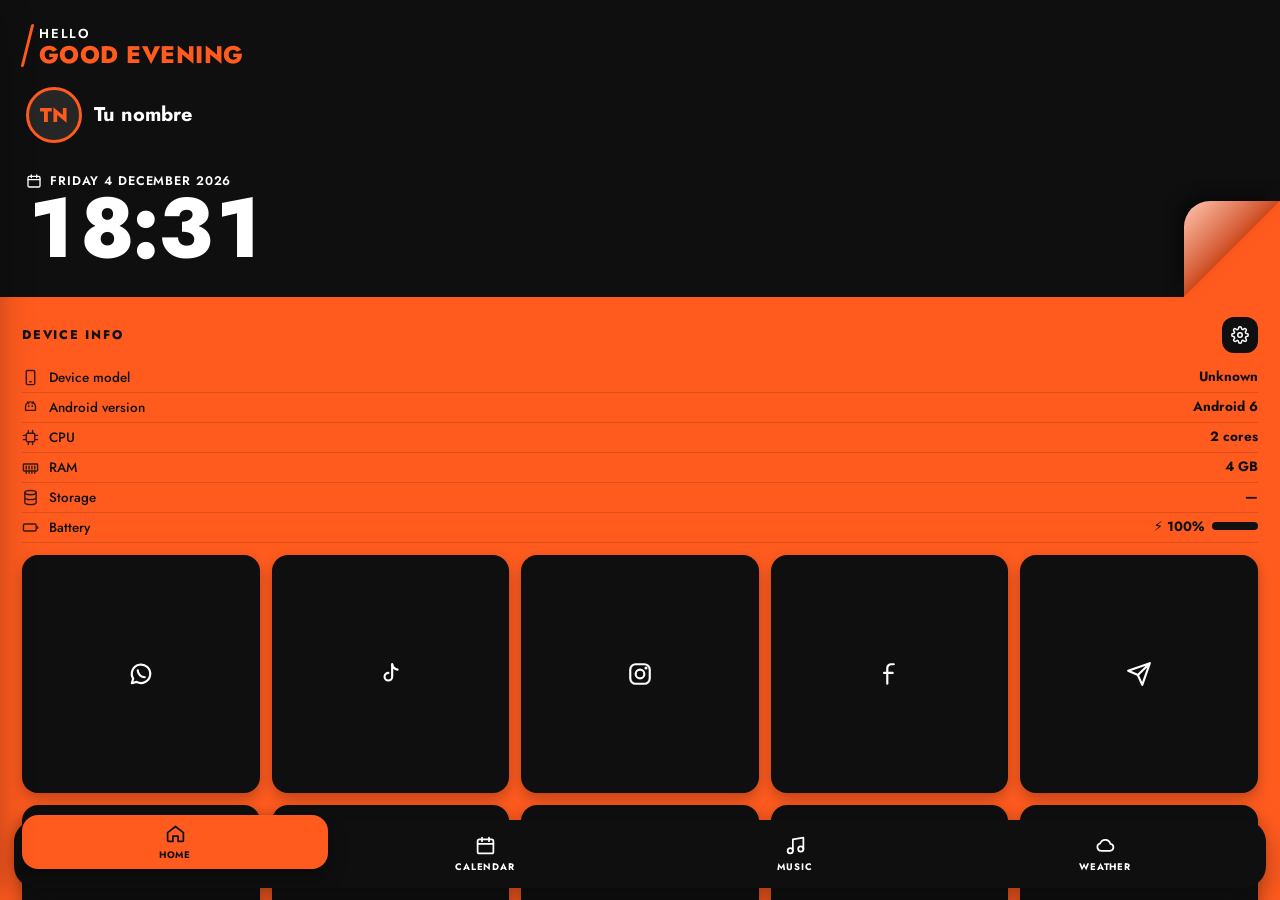
<file: web/index.html>
<!DOCTYPE html>
<html lang="es">
<head>
<meta charset="utf-8">
<meta name="viewport" content="width=device-width,initial-scale=1,maximum-scale=1,user-scalable=no,viewport-fit=cover">
<meta name="theme-color" content="#0f0f10">
<meta name="mobile-web-app-capable" content="yes">
<meta name="apple-mobile-web-app-capable" content="yes">
<title>Launcher CY</title>
<link rel="manifest" href="manifest.webmanifest">
<link rel="icon" href="icon-192.png">
<link rel="preconnect" href="https://fonts.googleapis.com">
<link rel="preconnect" href="https://fonts.gstatic.com" crossorigin>
<link href="https://fonts.googleapis.com/css2?family=Jost:wght@400;500;600;700;800;900&display=swap" rel="stylesheet">
<style>
:root{--acc:#FF5B1F;--ink:#111;--dark:#0f0f10;--paper:#f7f4f0;--hh:max(33dvh,262px)}
*{box-sizing:border-box;margin:0;padding:0;-webkit-tap-highlight-color:transparent}
html,body{height:100%;overflow:hidden;background:var(--acc);font-family:Jost,"Google Sans",Roboto,system-ui,sans-serif;color:var(--ink);-webkit-user-select:none;user-select:none;touch-action:manipulation;transition:background .5s}
button{font:inherit;color:inherit;background:none;border:0;cursor:pointer}
input,select{font:inherit;-webkit-user-select:text;user-select:text}
.ic{width:22px;height:22px;flex:none}
#app{position:fixed;inset:0;display:flex;flex-direction:column}

/* ---------- HEADER ---------- */
header{position:relative;height:var(--hh);flex:none;background:var(--dark);color:#fff;z-index:3}
.hp{position:absolute;inset:0;padding:calc(env(safe-area-inset-top) + 24px) 26px 30px;display:flex;flex-direction:column;opacity:0;transform:translateY(-12px);transition:opacity .35s,transform .35s;pointer-events:none}
.hp.on{opacity:1;transform:none;pointer-events:auto}
.greet{display:flex;gap:10px}
.greet .bar{width:3px;background:var(--acc);border-radius:3px;transform:skewX(-14deg)}
.g1{font-size:13px;font-weight:600;letter-spacing:.14em;text-transform:uppercase}
.g2{font-size:24px;font-weight:800;color:var(--acc);line-height:1;letter-spacing:.02em;text-transform:uppercase}
.prof{display:flex;align-items:center;gap:12px;margin-top:20px;align-self:flex-start}
.ava{width:56px;height:56px;border-radius:50%;border:3px solid var(--acc);background:#262626 center/cover no-repeat;display:grid;place-items:center;font-weight:800;font-size:20px;color:var(--acc);flex:none}
.pt b{display:block;font-size:20px;font-weight:700;line-height:1.1}
.pt small{font-size:12px;opacity:.6;display:flex;gap:4px;align-items:center}
.pt small .ic{width:12px;height:12px}
.drow{margin-top:auto;display:flex;gap:8px;align-items:center;font-size:12.5px;font-weight:600;letter-spacing:.07em;text-transform:uppercase;opacity:.92}
.drow .ic{width:16px;height:16px}
.clock{font-size:clamp(58px,19vw,84px);font-weight:800;line-height:.92;letter-spacing:-.01em;font-variant-numeric:tabular-nums}
.clock small{font-size:.28em;margin-left:6px;color:var(--acc);letter-spacing:.05em}
.curl{position:absolute;right:0;bottom:0;width:96px;height:96px;background:linear-gradient(to bottom right,transparent 50%,var(--acc) 50%);pointer-events:none;transition:background .5s}
.flap{position:absolute;inset:0;background:linear-gradient(to bottom right,color-mix(in srgb,var(--acc) 35%,#fff) 0%,color-mix(in srgb,var(--acc) 80%,#000) 50%,transparent 50%);filter:drop-shadow(-6px -6px 7px rgba(0,0,0,.5));border-top-left-radius:26px}
/* calendar header */
.calTop{display:flex;gap:14px;align-items:center;margin-top:20px}
.calTop .ic{width:46px;height:46px;stroke-width:1.6}
.calTop b{display:block;font-size:20px;font-weight:700}
.calTop span{font-size:15px;opacity:.85}
.evH{margin-top:auto}
.evH small{font-size:12px;opacity:.6;letter-spacing:.06em}
.evTitle{font-size:24px;font-weight:800;color:var(--acc);line-height:1.1;margin:2px 0 4px;white-space:nowrap;overflow:hidden;text-overflow:ellipsis;max-width:78%}
.evMeta{font-size:12.5px;opacity:.85;display:flex;gap:12px;align-items:center;flex-wrap:wrap}
.evMeta .ic{width:14px;height:14px;margin-right:3px;vertical-align:-2px}
/* music header */
.np{margin-top:18px;max-width:80%}
.npT{font-size:22px;font-weight:800;color:var(--acc);display:flex;gap:8px;align-items:center;white-space:nowrap;overflow:hidden;text-overflow:ellipsis}
.npT .ic{width:24px;height:24px}
.npL{font-size:13px;opacity:.8;margin-top:6px;line-height:1.35;white-space:nowrap;overflow:hidden;text-overflow:ellipsis}
.npN{margin-top:auto;font-size:13px;max-width:78%}
.npN b{display:block;font-size:15px}
.npN span{opacity:.7;display:block;white-space:nowrap;overflow:hidden;text-overflow:ellipsis}
/* weather header */
.wxNow{display:flex;align-items:center;gap:14px;margin-top:18px}
.wxNow .wi{width:58px;height:58px;stroke-width:1.5;color:var(--acc)}
.wxT{font-size:62px;font-weight:800;line-height:.9}
.wxD b{display:block;font-size:17px;text-transform:capitalize}
.wxD small{opacity:.65;font-size:12.5px}
.wxRow{margin-top:auto;display:flex;gap:18px;font-size:13px;flex-wrap:wrap;max-width:80%}
.wxRow span{display:flex;align-items:center;gap:5px}
.wxRow .ic{width:16px;height:16px;color:var(--acc)}

/* ---------- MAIN ---------- */
main{position:relative;flex:1;min-height:0;overflow:hidden}
.track{display:flex;height:100%;width:400%;transform:translateX(calc(var(--i,0) * -25%));transition:transform .48s cubic-bezier(.22,.9,.24,1);will-change:transform}
.track.drag{transition:none}
.pg{position:relative;flex:0 0 25%;width:25%;height:100%;overflow-y:auto;overflow-x:hidden;padding:16px 22px calc(112px + env(safe-area-inset-bottom));scrollbar-width:none;overscroll-behavior:contain}
.pg::-webkit-scrollbar{display:none}
body.nonav .pg{padding-bottom:calc(30px + env(safe-area-inset-bottom))}
.pg[data-p=home]{display:flex;flex-direction:column}
.secT{display:flex;justify-content:space-between;align-items:center;margin:4px 0 10px}
.secT b{font-size:12.5px;font-weight:800;letter-spacing:.14em;text-transform:uppercase}
.rbtn{width:36px;height:36px;border-radius:12px;background:var(--dark);color:#fff;display:grid;place-items:center}
.rbtn .ic{width:18px;height:18px}
.info{list-style:none;margin-bottom:12px}
.info li{display:flex;align-items:center;gap:10px;padding:5px 0;border-bottom:1px solid color-mix(in srgb,var(--ink) 14%,transparent);font-size:13.5px}
.info li .ic{width:17px;height:17px;opacity:.85}
.info li span{flex:1;font-weight:500}
.info li em{font-style:normal;font-weight:700;text-align:right;max-width:68%;line-height:1.25}
.batbar{display:inline-block;width:46px;height:8px;border-radius:4px;background:color-mix(in srgb,var(--ink) 20%,transparent);margin-left:8px;vertical-align:1px;overflow:hidden}
.batbar i{display:block;height:100%;background:var(--ink)}
.grid{display:grid;grid-template-columns:repeat(5,1fr);gap:12px;margin-top:auto}
.app{aspect-ratio:1;border-radius:16px;background:var(--dark);color:#fff;display:grid;place-items:center;box-shadow:0 6px 14px rgba(0,0,0,.25);transition:transform .15s}
.app{transition:transform .22s cubic-bezier(.3,1.6,.5,1)}
.app:active,.app.prs{transform:scale(.86)}
.app.lch{animation:lch .55s ease-out}
.app .ic{width:26px;height:26px}
.hint{font-size:11px;text-align:center;opacity:.6;margin-top:12px}
/* calendar body */
.mhead{display:flex;align-items:center;justify-content:space-between;margin-bottom:8px}
.mhead b{font-size:17px;font-weight:800;letter-spacing:.06em;text-transform:uppercase}
.calWrap{position:relative;margin-bottom:18px}
.yearMark{position:absolute;inset:auto 0 0 0;text-align:center;font-size:96px;font-weight:900;opacity:.09;line-height:1;pointer-events:none;bottom:10px}
.wk,.days{display:grid;grid-template-columns:repeat(7,1fr);text-align:center;position:relative}
.wk div{font-size:11px;font-weight:800;letter-spacing:.06em;opacity:.7;padding:4px 0;text-transform:uppercase}
.days button{height:40px;border-radius:12px;font-size:15px;font-weight:600;position:relative}
.days button.out{opacity:.3}
.days button.today{background:var(--dark);color:var(--acc);font-weight:800}
.days button.sel{outline:2.5px solid var(--dark);outline-offset:-3px}
.days button.has::after{content:"";position:absolute;bottom:5px;left:50%;width:5px;height:5px;margin-left:-2.5px;border-radius:50%;background:currentColor}
.ev{display:flex;gap:12px;align-items:center;background:rgba(255,255,255,.82);border-radius:16px;padding:9px;margin-bottom:10px;box-shadow:0 4px 12px rgba(0,0,0,.12);color:#111}
.ev .bd{width:48px;height:48px;border-radius:12px;background:var(--dark);color:#fff;display:flex;flex-direction:column;align-items:center;justify-content:center;flex:none;line-height:1}
.ev .bd b{font-size:19px}
.ev .bd small{font-size:9.5px;text-transform:uppercase;letter-spacing:.06em;color:var(--acc);font-weight:700;margin-top:2px}
.ev .tx{flex:1;min-width:0}
.ev .tx b{display:block;font-size:14.5px;white-space:nowrap;overflow:hidden;text-overflow:ellipsis}
.ev .tx small{font-size:12px;opacity:.65}
.ev button{opacity:.55;padding:6px}
.ev button .ic{width:18px;height:18px}
.empty{font-size:13px;opacity:.7;text-align:center;padding:14px 8px}
/* music body */
.tt{position:relative;display:flex;justify-content:center;margin:4px 0 14px}
.disc{width:min(60vw,29dvh,250px);aspect-ratio:1;border-radius:50%;background:repeating-radial-gradient(circle,#161616 0 2px,#202020 2px 4px);position:relative;box-shadow:0 14px 30px rgba(0,0,0,.35);animation:spin 7s linear infinite;animation-play-state:paused}
.playing .disc{animation-play-state:running}
@keyframes spin{to{transform:rotate(360deg)}}
.cover{position:absolute;inset:7%;border-radius:50%;background:radial-gradient(circle at 30% 30%,color-mix(in srgb,var(--acc) 50%,#fff),var(--acc) 60%,color-mix(in srgb,var(--acc) 60%,#000)) center/cover;box-shadow:inset 0 0 0 2px rgba(255,255,255,.25)}
.hole{position:absolute;left:50%;top:50%;width:22%;height:22%;transform:translate(-50%,-50%);border-radius:50%;background:radial-gradient(circle,#0f0f10 0 18%,#eee 19% 34%,#222 35% 100%);box-shadow:0 0 0 3px rgba(255,255,255,.35)}
.arm{position:absolute;right:calc(50% - min(30vw,14.5dvh,125px) - 26px);top:-6px;width:58px;height:150px;transform-origin:44px 12px;transform:rotate(-22deg);transition:transform .6s}
.playing .arm{transform:rotate(4deg)}
.mrow{display:flex;justify-content:space-between;align-items:center;margin:2px 4px 10px}
.mrow button .ic{width:20px;height:20px}
.mrow button.act{color:var(--ink)}
.mrow button:not(.act){opacity:.45}
.stars{display:flex;gap:4px}
.stars button .ic{width:20px;height:20px}
.stars button.on .ic{fill:currentColor}
.prog{display:flex;align-items:center;gap:10px;font-size:11.5px;font-weight:600;font-variant-numeric:tabular-nums}
.pbar{flex:1;height:22px;display:flex;align-items:center}
.pbar div{height:5px;width:100%;border-radius:3px;background:color-mix(in srgb,var(--ink) 22%,transparent);overflow:hidden}
.pbar i{display:block;height:100%;width:0;background:var(--ink)}
.mctl{display:flex;justify-content:center;align-items:center;gap:30px;margin:8px 0 18px}
.mctl .ic{width:26px;height:26px}
.pp{width:64px;height:64px;border-radius:50%;background:var(--dark);color:#fff;display:grid;place-items:center;box-shadow:0 8px 18px rgba(0,0,0,.3)}
.pp .ic{width:26px;height:26px}
.song{display:flex;align-items:center;gap:10px;padding:8px;border-radius:14px;margin-bottom:6px}
.song.cur{background:rgba(255,255,255,.8);color:#111}
.song .th{width:40px;height:40px;border-radius:10px;background:var(--dark) center/cover;flex:none;display:grid;place-items:center;color:var(--acc)}
.song .th .ic{width:18px;height:18px}
.song .tx{flex:1;min-width:0}
.song b{display:block;font-size:14px;white-space:nowrap;overflow:hidden;text-overflow:ellipsis}
.song small{font-size:12px;opacity:.65;white-space:nowrap;overflow:hidden;text-overflow:ellipsis;display:block}
.song button{opacity:.5;padding:6px}
.song button .ic{width:18px;height:18px}
/* weather body */
.hours{display:flex;gap:10px;overflow-x:auto;padding-bottom:6px;margin-bottom:16px;scrollbar-width:none}
.hours::-webkit-scrollbar{display:none}
.hr{flex:none;width:62px;border-radius:16px;background:var(--dark);color:#fff;padding:10px 4px;text-align:center;font-size:12px}
.hr .wi{width:26px;height:26px;margin:6px auto;display:block;color:var(--acc)}
.hr b{font-size:15px}
.hr small{display:block;opacity:.6;font-size:10.5px;margin-top:2px}
.day{display:flex;align-items:center;gap:12px;background:rgba(255,255,255,.82);color:#111;border-radius:16px;padding:10px 14px;margin-bottom:8px;box-shadow:0 4px 12px rgba(0,0,0,.1)}
.day .wi{width:30px;height:30px;color:#111}
.day .tx{flex:1;min-width:0}
.day .tx b{display:block;font-size:14px;text-transform:capitalize}
.day .tx small{font-size:12px;opacity:.65;text-transform:capitalize}
.day .tp{font-weight:800;font-size:15px;white-space:nowrap}
.day .tp span{opacity:.5;font-weight:600;margin-left:6px}
.wxMsg{text-align:center;padding:26px 10px}
.wxMsg p{font-size:14px;margin-bottom:14px;opacity:.85}
.btn{display:inline-flex;align-items:center;gap:8px;justify-content:center;background:var(--dark);color:#fff;border-radius:14px;padding:12px 18px;font-weight:700;font-size:14px}
.btn .ic{width:18px;height:18px}
.btn.alt{background:transparent;color:inherit;box-shadow:inset 0 0 0 2px currentColor}
.upd{display:block;text-align:center;font-size:11px;opacity:.55;margin-top:8px}

/* ---------- NAV ---------- */
#nav{position:absolute;left:14px;right:14px;bottom:calc(12px + env(safe-area-inset-bottom));height:68px;background:var(--dark);border-radius:22px;display:flex;align-items:center;padding:0 8px;gap:4px;z-index:5;transition:transform .4s;box-shadow:0 10px 30px rgba(0,0,0,.3)}
#nav button{flex:1;height:54px;display:flex;flex-direction:column;align-items:center;justify-content:center;gap:4px;color:#fff;font-size:9.5px;font-weight:700;letter-spacing:.1em;border-radius:16px;transition:transform .3s,background .3s,color .3s;text-transform:uppercase}
#nav button .ic{width:21px;height:21px}
#nav button.on{background:var(--acc);color:var(--ink);transform:translateY(-12px);box-shadow:0 8px 18px rgba(0,0,0,.4)}
body.nonav #nav{transform:translateY(150%)}
.dots{position:absolute;left:0;right:0;bottom:calc(10px + env(safe-area-inset-bottom));display:none;justify-content:center;gap:7px;z-index:4}
.dots i{width:7px;height:7px;border-radius:4px;background:var(--ink);opacity:.3;transition:.3s}
.dots i.on{opacity:1;width:20px}
body.nonav .dots{display:flex}

/* ---------- SETTINGS ---------- */
#scrim{position:fixed;inset:0;background:rgba(0,0,0,.5);opacity:0;pointer-events:none;transition:opacity .3s;z-index:15}
body.setOpen #scrim,body.sheetOpen #scrim{opacity:1;pointer-events:auto}
body.sheetOpen #scrim{z-index:24}
#set{position:fixed;top:0;bottom:0;left:0;width:min(84vw,350px);background:var(--paper);color:#111;z-index:20;transform:translateX(-106%);transition:transform .42s cubic-bezier(.2,.8,.2,1);display:flex;border-radius:0 28px 28px 0;box-shadow:12px 0 40px rgba(0,0,0,.4)}
body.setOpen #set{transform:none}
.vlabel{writing-mode:vertical-rl;transform:rotate(180deg);font-weight:800;letter-spacing:.22em;font-size:13px;padding:26px 12px;text-transform:uppercase;white-space:nowrap}
.setIn{flex:1;overflow-y:auto;padding:calc(env(safe-area-inset-top) + 18px) 18px 30px 4px;scrollbar-width:none}
.setIn::-webkit-scrollbar{display:none}
.sx{float:right;width:36px;height:36px;border-radius:50%;display:grid;place-items:center;background:#e9e4de}
.sx .ic{width:18px;height:18px}
.sh3{font-size:11.5px;font-weight:800;letter-spacing:.16em;margin:22px 0 10px;text-transform:uppercase;clear:both}
.sh3 em{font-style:normal;color:var(--acc);filter:brightness(.85)}
.rings{display:grid;grid-template-columns:repeat(5,1fr);gap:12px}
.ring{aspect-ratio:1;border-radius:50%;border:3.5px solid var(--c);transition:.2s}
.ring.on{background:var(--c);transform:scale(1.08)}
.row{display:flex;align-items:center;justify-content:space-between;gap:10px;padding:8px 0;font-size:14px}
.row small{display:block;font-size:11.5px;opacity:.55}
.sw{width:50px;height:30px;border-radius:15px;background:#d6d0c9;position:relative;flex:none;transition:.25s}
.sw::after{content:"";position:absolute;top:3px;left:3px;width:24px;height:24px;border-radius:50%;background:#fff;box-shadow:0 2px 5px rgba(0,0,0,.25);transition:.25s}
.sw.on{background:var(--dark)}
.sw.on::after{left:23px;background:var(--acc)}
.flags{display:flex;flex-wrap:wrap;gap:9px}
.flag{width:40px;height:40px;border-radius:50%;overflow:hidden;font-size:33px;line-height:40px;text-align:center;box-shadow:0 0 0 2px #fff,0 2px 6px rgba(0,0,0,.2);transition:.2s}
.flag span{display:block;transform:scale(1.45)}
.flag.on{box-shadow:0 0 0 3px var(--dark),0 0 0 6px var(--acc)}
.fld{display:block;margin-bottom:10px}
.fld span{display:block;font-size:11.5px;font-weight:700;opacity:.6;margin-bottom:4px}
.fld input,.fld select{width:100%;border:0;border-radius:12px;background:#ebe6e0;padding:11px 12px;font-size:15px;color:#111;outline:none}
.fld input:focus{box-shadow:inset 0 0 0 2px var(--dark)}
.seg{display:flex;background:#ebe6e0;border-radius:12px;padding:3px}
.seg button{flex:1;padding:8px;border-radius:10px;font-weight:700;font-size:13px}
.seg button.on{background:var(--dark);color:#fff}
.pf{display:flex;align-items:center;gap:12px;margin-bottom:12px}
.pf .ava{width:60px;height:60px}
.foot{font-size:11px;opacity:.5;margin-top:24px;line-height:1.5}

/* ---------- SHEET ---------- */
#sheet{position:fixed;left:0;right:0;bottom:0;max-height:88dvh;overflow-y:auto;background:var(--paper);color:#111;border-radius:28px 28px 0 0;z-index:25;transform:translateY(105%);transition:transform .38s cubic-bezier(.2,.8,.2,1);padding:10px 20px calc(24px + env(safe-area-inset-bottom))}
body.sheetOpen #sheet{transform:none}
#sheet .grab{width:44px;height:5px;border-radius:3px;background:#ccc;margin:0 auto 14px}
#sheet h3{font-size:16px;font-weight:800;letter-spacing:.1em;margin-bottom:14px;text-transform:uppercase}
.chk{display:flex;align-items:center;gap:10px;font-size:14px;margin:6px 0 12px}
.chk input{width:20px;height:20px;accent-color:#111}
.two{display:flex;gap:10px}.two>*{flex:1}
.acts{display:flex;gap:10px;margin-top:10px}.acts .btn{flex:1}
.pick{display:grid;grid-template-columns:repeat(4,1fr);gap:12px;margin-bottom:16px}
.pick button{display:flex;flex-direction:column;align-items:center;gap:5px;font-size:10.5px}
.pick .app{width:52px;height:52px}
.pick .app .ic{width:24px;height:24px}
.res button{display:block;width:100%;text-align:left;padding:12px;border-radius:12px;font-size:14px}
.res button:active{background:#e8e2db}
.res small{opacity:.6}
@keyframes lch{0%{transform:scale(.9)}45%{transform:scale(1.28);opacity:.55}100%{transform:none;opacity:1}}
@keyframes up{from{opacity:0;transform:translateY(16px) scale(.97)}to{opacity:1;transform:none}}
@keyframes tk{from{transform:translateY(-14%);opacity:.2}to{transform:none;opacity:1}}
.clock.tk{animation:tk .5s cubic-bezier(.2,.9,.3,1.3)}
.stg.in{animation:up .46s cubic-bezier(.2,.9,.3,1.15) both;animation-delay:calc(var(--d,0) * 30ms)}
.hp.on .greet,.hp.on .prof,.hp.on .drow,.hp.on .clock{animation:up .55s cubic-bezier(.2,.9,.3,1.1) both}.hp.on .prof{animation-delay:.05s}.hp.on .drow{animation-delay:.1s}.hp.on .clock{animation-delay:.14s}
.allb{display:flex;align-items:center;justify-content:center;gap:6px;margin:6px auto 0;font-size:11.5px;font-weight:700;letter-spacing:.1em;text-transform:uppercase;opacity:.75;padding:6px 12px;border-radius:12px}
.allb .ic{width:16px;height:16px;animation:bob 1.8s ease-in-out infinite}
@keyframes bob{50%{transform:translateY(-3px)}}
.qrow{display:flex;justify-content:space-between;gap:6px;margin:0 0 12px}
.qa{width:42px;height:42px;border-radius:50%;background:color-mix(in srgb,var(--dark) 88%,transparent);color:#fff;display:grid;place-items:center;transition:transform .2s cubic-bezier(.3,1.6,.5,1),background .3s,color .3s;box-shadow:0 4px 10px rgba(0,0,0,.2)}
.qa .ic{width:19px;height:19px}.qa:active{transform:scale(.86)}
.qa.on{background:#fff;color:#111}
/* cajón */
#drawer{position:fixed;inset:0;z-index:30;background:var(--paper);color:#111;transform:translateY(102%);transition:transform .46s cubic-bezier(.2,.9,.25,1);display:flex;flex-direction:column;will-change:transform}
body.drawerOpen #drawer{transform:none}
#drawer.drag{transition:none}
.dh{background:var(--dark);color:#fff;padding:calc(env(safe-area-inset-top) + 18px) 22px 18px;position:relative;border-radius:0 0 26px 26px;flex:none}
.dh .g2{font-size:24px}
.dh .cnt{font-size:12px;opacity:.6;margin-top:2px}
.dh .x{position:absolute;right:18px;top:calc(env(safe-area-inset-top) + 18px);width:38px;height:38px;border-radius:50%;background:#262626;display:grid;place-items:center}
.dh .x .ic{width:18px;height:18px}
.dsr{position:relative;margin:14px 0 0}
.dsr input{width:100%;height:42px;border:0;border-radius:14px;background:#262626;color:#fff;padding:0 14px 0 40px;font-size:15px;outline:none}
.dsr input::placeholder{color:#aaa}
.dsr .ic{position:absolute;left:13px;top:12px;width:18px;height:18px;color:#aaa}
.dbody{flex:1;overflow-y:auto;padding:6px 26px calc(30px + env(safe-area-inset-bottom)) 18px;position:relative;scrollbar-width:none;overscroll-behavior:contain}
.dbody::-webkit-scrollbar{display:none}
.lt{font-size:20px;font-weight:900;color:var(--acc);filter:brightness(.85);margin:16px 0 8px 2px}
.dg{display:grid;grid-template-columns:repeat(4,1fr);gap:14px 8px}
.da{display:flex;flex-direction:column;align-items:center;gap:6px;min-width:0}
.da .t{width:58px;height:58px;border-radius:17px;background:var(--dark);display:grid;place-items:center;box-shadow:0 5px 12px rgba(0,0,0,.2);transition:transform .22s cubic-bezier(.3,1.6,.5,1)}
.da .t img{width:72%;height:72%;border-radius:24%;object-fit:cover}
.da small{font-size:11px;font-weight:600;max-width:100%;white-space:nowrap;overflow:hidden;text-overflow:ellipsis}
.da.prs .t,.da:active .t{transform:scale(.86)}
.da.lch .t{animation:lch .55s ease-out}
body.drawerOpen .dg .da{animation:up .4s cubic-bezier(.2,.9,.3,1.1) both}
.az{position:absolute;right:2px;top:50%;transform:translateY(-50%);display:flex;flex-direction:column;align-items:center;padding:6px 2px;font-size:10px;font-weight:800;color:#888;z-index:5;touch-action:none}
.az span{padding:.5px 4px;line-height:1.28}
.azb{position:absolute;right:38px;top:45%;width:60px;height:60px;border-radius:18px;background:var(--dark);color:var(--acc);display:grid;place-items:center;font-size:30px;font-weight:900;opacity:0;transform:scale(.6);transition:.18s;pointer-events:none;z-index:6}
.azb.on{opacity:1;transform:none}
.hidb{display:block;margin:20px auto 0;font-size:12px;font-weight:700;letter-spacing:.1em;text-transform:uppercase;color:#777;padding:8px 14px;border-radius:10px;background:#ebe6e0}
/* menú contextual */
#ctx{position:fixed;inset:0;z-index:50;pointer-events:none}
#ctx .cbg{position:absolute;inset:0;background:rgba(10,10,10,.45);-webkit-backdrop-filter:blur(7px);backdrop-filter:blur(7px);opacity:0;transition:opacity .25s}
#ctx.on{pointer-events:auto}#ctx.on .cbg{opacity:1}
#ctx .clone{position:fixed;margin:0;transition:transform .35s cubic-bezier(.3,1.5,.5,1);z-index:2;pointer-events:none}
#ctx.on .clone{transform:scale(1.1)}
#ctx .clone small{color:#fff;text-shadow:0 1px 4px #000}
.cm{position:fixed;width:262px;max-height:70dvh;overflow-y:auto;background:rgba(247,244,240,.98);color:#111;border-radius:20px;box-shadow:0 18px 50px rgba(0,0,0,.4);padding:6px;opacity:0;transform:scale(.55);transition:transform .38s cubic-bezier(.25,1.35,.45,1),opacity .2s;z-index:3;scrollbar-width:none}
#ctx.on .cm{opacity:1;transform:none}
.cmh{display:flex;align-items:center;gap:10px;padding:8px 10px 10px;border-bottom:1px solid #e5dfd8}
.cmh img,.cmh .ii{width:40px;height:40px;border-radius:11px;flex:none;background:var(--dark);color:#fff;display:grid;place-items:center}
.cmh b{display:block;font-size:15.5px;font-weight:800;line-height:1.1}
.cmh small{font-size:11px;opacity:.6}
.cmr{display:flex;align-items:center;gap:12px;width:100%;padding:10px 12px;border-radius:12px;font-size:14.5px;text-align:left}
.cmr:active{background:#ebe6e0}
.cmr .ic,.cmr img{width:19px;height:19px;flex:none;border-radius:5px}
.cmr.red{color:#d42a33}
.cms{height:1px;background:#e5dfd8;margin:4px 8px}
#toast{position:fixed;left:50%;bottom:calc(100px + env(safe-area-inset-bottom));transform:translate(-50%,20px);background:#111;color:#fff;padding:10px 16px;border-radius:12px;font-size:13px;opacity:0;pointer-events:none;transition:.3s;z-index:40;max-width:86vw;text-align:center}
#toast.on{opacity:1;transform:translate(-50%,0)}
.spin{animation:spin 1s linear infinite}
.app img{width:64%;height:64%;border-radius:24%;object-fit:cover}
.pick img{width:66%;height:66%;border-radius:24%;object-fit:cover;background:#2a2a2a}
.pick small{display:block;max-width:100%;white-space:nowrap;overflow:hidden;text-overflow:ellipsis;font-size:10.5px}
.pick button{min-width:0}
</style>
</head>
<body>
<div id="app">
  <header>
    <section class="hp on" data-p="home">
      <div class="greet"><span class="bar"></span><div><div class="g1" id="g1"></div><div class="g2" id="g2"></div></div></div>
      <button class="prof" id="profBtn"><div class="ava" id="ava"></div><div class="pt"><b id="pname"></b><small id="ploc"></small></div></button>
      <div class="drow" id="hdate"></div>
      <div class="clock" id="clock">00:00</div>
    </section>
    <section class="hp" data-p="cal">
      <div class="greet"><span class="bar"></span><div><div class="g1" data-t="cal1"></div><div class="g2" data-t="cal2"></div></div></div>
      <div class="calTop" id="calTop"></div>
      <div class="evH"><small data-t="first"></small><div class="evTitle" id="evTitle"></div><div class="evMeta" id="evMeta"></div></div>
    </section>
    <section class="hp" data-p="music">
      <div class="greet"><span class="bar"></span><div><div class="g1" data-t="np1"></div><div class="g2" data-t="np2"></div></div></div>
      <div class="np"><div class="npT" id="npT"></div><div class="npL" id="npL"></div></div>
      <div class="npN"><b data-t="next"></b><span id="npN"></span></div>
    </section>
    <section class="hp" data-p="wx">
      <div class="greet"><span class="bar"></span><div><div class="g1" data-t="fc"></div><div class="g2" id="wxCity">—</div></div></div>
      <div class="wxNow"><span id="wxIco"></span><div class="wxT" id="wxT">--°</div><div class="wxD"><b id="wxD"></b><small id="wxF"></small></div></div>
      <div class="wxRow" id="wxRow"></div>
    </section>
    <div class="curl"><div class="flap"></div></div>
  </header>

  <main id="mn"><div class="track" id="track">
    <section class="pg on" data-p="home">
      <div class="secT"><b data-t="dev"></b><button class="rbtn" id="gear" aria-label="Ajustes"></button></div>
      <ul class="info" id="dinfo"></ul>
      <div id="gCard"></div>
      <div id="qWrap"></div>
      <div class="grid" id="grid"></div>
      <button class="allb" id="allB"></button>
    </section>

    <section class="pg" data-p="cal">
      <div class="mhead"><button class="rbtn" id="mPrev"></button><b id="mTitle"></b><button class="rbtn" id="mNext"></button></div>
      <div class="calWrap"><div class="yearMark" id="yearMark"></div><div class="wk" id="wk"></div><div class="days" id="days"></div></div>
      <div class="secT"><b id="evLabel"></b><button class="rbtn" id="addEv" aria-label="+"></button></div>
      <div id="evList"></div>
    </section>

    <section class="pg" data-p="music" id="mus">
      <div class="tt">
        <div class="disc"><div class="cover" id="cover"></div><div class="hole"></div></div>
        <svg class="arm" viewBox="0 0 58 150" fill="none"><circle cx="44" cy="12" r="10" fill="#0f0f10"/><circle cx="44" cy="12" r="4" fill="var(--acc)"/><path d="M44 14 L44 96 Q44 112 30 124" stroke="#0f0f10" stroke-width="5" stroke-linecap="round"/><rect x="18" y="118" width="18" height="26" rx="4" transform="rotate(35 27 131)" fill="#0f0f10"/></svg>
      </div>
      <div class="mrow"><button id="shuf" aria-label="shuffle"></button><div class="stars" id="stars"></div><button id="rep" aria-label="repeat"></button></div>
      <div class="prog"><span id="tCur">0:00</span><div class="pbar" id="pbar"><div><i id="pfill"></i></div></div><span id="tDur">0:00</span></div>
      <div class="mctl"><button id="prev" aria-label="prev"></button><button class="pp" id="pp" aria-label="play"></button><button id="next" aria-label="next"></button></div>
      <div class="secT"><b data-t="playlist"></b><button class="rbtn" id="addSong" aria-label="+"></button></div>
      <div id="plist"></div>
      <input type="file" id="fileIn" accept="audio/*" multiple hidden>
    </section>

    <section class="pg" data-p="wx">
      <div id="wxBody"></div>
    </section>
  </div></main>

  <nav id="nav"></nav>
  <div class="dots" id="dots"><i></i><i></i><i></i><i></i></div>
</div>

<div id="scrim"></div>
<aside id="set"><div class="vlabel" data-t="theme"></div><div class="setIn" id="setIn"></div></aside>
<div id="sheet"><div class="grab"></div><div id="sheetIn"></div></div>
<input type="file" id="camIn" accept="image/*" capture="environment" hidden>
<input type="file" id="photoIn" accept="image/*" hidden>
<div id="drawer"><div class="dh"><div class="greet"><span class="bar"></span><div><div class="g1" id="dT1"></div><div class="g2" id="dT2"></div></div></div><div class="cnt" id="dCnt"></div><button class="x" id="dX"></button><div class="dsr"><span id="dsrI"></span><input id="dq" type="search" autocomplete="off"></div></div><div class="dbody" id="dbody"><div id="dlist"></div></div><div class="az" id="az"></div><div class="azb" id="azb"></div></div>
<div id="ctx"><div class="cbg"></div><div class="cm" id="cm"></div></div>
<div id="toast"></div>

<script>
"use strict";
/* ============ ICONS ============ */
const I={
home:'<path d="M3 11l9-7 9 7v9a1 1 0 0 1-1 1h-5v-6h-6v6H4a1 1 0 0 1-1-1z"/>',
cal:'<rect x="3" y="5" width="18" height="16" rx="2"/><path d="M3 10h18M8 3v4M16 3v4"/>',
calchk:'<rect x="3" y="5" width="18" height="16" rx="2"/><path d="M3 10h18M8 3v4M16 3v4M9 15.5l2 2 4-4"/>',
music:'<path d="M9 18V5l12-2v13"/><circle cx="6" cy="18" r="3"/><circle cx="18" cy="16" r="3"/>',
cloud:'<path d="M7 18h10a4 4 0 0 0 .5-7.97A6 6 0 0 0 6.1 9.5 4.3 4.3 0 0 0 7 18z"/>',
gear:'<circle cx="12" cy="12" r="3"/><path d="M19.4 15a1.7 1.7 0 0 0 .3 1.8l.1.1a2 2 0 1 1-2.8 2.8l-.1-.1a1.7 1.7 0 0 0-1.8-.3 1.7 1.7 0 0 0-1 1.5V21a2 2 0 1 1-4 0v-.1a1.7 1.7 0 0 0-1.1-1.5 1.7 1.7 0 0 0-1.8.3l-.1.1a2 2 0 1 1-2.8-2.8l.1-.1a1.7 1.7 0 0 0 .3-1.8 1.7 1.7 0 0 0-1.5-1H3a2 2 0 1 1 0-4h.1a1.7 1.7 0 0 0 1.5-1.1 1.7 1.7 0 0 0-.3-1.8l-.1-.1a2 2 0 1 1 2.8-2.8l.1.1a1.7 1.7 0 0 0 1.8.3H9a1.7 1.7 0 0 0 1-1.5V3a2 2 0 1 1 4 0v.1a1.7 1.7 0 0 0 1 1.5 1.7 1.7 0 0 0 1.8-.3l.1-.1a2 2 0 1 1 2.8 2.8l-.1.1a1.7 1.7 0 0 0-.3 1.8V9a1.7 1.7 0 0 0 1.5 1H21a2 2 0 1 1 0 4h-.1a1.7 1.7 0 0 0-1.5 1z"/>',
close:'<path d="M6 6l12 12M18 6L6 18"/>',
plus:'<path d="M12 5v14M5 12h14"/>',
left:'<path d="M15 18l-6-6 6-6"/>',right:'<path d="M9 18l6-6-6-6"/>',
prev:'<path d="M19 20L9 12l10-8z" fill="currentColor"/><path d="M5 19V5"/>',
next:'<path d="M5 4l10 8-10 8z" fill="currentColor"/><path d="M19 5v14"/>',
play:'<path d="M7 4l13 8-13 8z" fill="currentColor"/>',
pause:'<path d="M7 4h3v16H7zM14 4h3v16h-3z" fill="currentColor"/>',
shuffle:'<path d="M16 3h5v5M4 20L21 3M21 16v5h-5M15 15l6 6M4 4l5 5"/>',
repeat:'<path d="M17 1l4 4-4 4"/><path d="M3 11V9a4 4 0 0 1 4-4h14M7 23l-4-4 4-4"/><path d="M21 13v2a4 4 0 0 1-4 4H3"/>',
repeat1:'<path d="M17 1l4 4-4 4"/><path d="M3 11V9a4 4 0 0 1 4-4h14M7 23l-4-4 4-4"/><path d="M21 13v2a4 4 0 0 1-4 4H3"/><path d="M11 10h1v5"/>',
star:'<path d="M12 2l3.1 6.3 6.9 1-5 4.9 1.2 6.8L12 17.8 5.8 21l1.2-6.8-5-4.9 6.9-1z"/>',
trash:'<path d="M3 6h18M8 6V4h8v2M6 6l1 14h10l1-14"/>',
pin:'<path d="M12 22s7-6.2 7-12a7 7 0 0 0-14 0c0 5.8 7 12 7 12z"/><circle cx="12" cy="10" r="2.5"/>',
drop:'<path d="M12 2.7l5.7 5.6a8 8 0 1 1-11.4 0z"/>',
wind:'<path d="M9.6 4.6A2 2 0 1 1 11 8H2M12.6 19.4A2 2 0 1 0 14 16H2M17.5 8a2.5 2.5 0 1 1 2 4H2"/>',
umb:'<path d="M23 12a11 11 0 0 0-22 0zM12 12v8a2 2 0 0 1-4 0"/>',
therm:'<path d="M14 14.8V4a2 2 0 0 0-4 0v10.8a4 4 0 1 0 4 0z"/>',
refresh:'<path d="M23 4v6h-6M1 20v-6h6"/><path d="M3.5 9a9 9 0 0 1 14.9-3.4L23 10M1 14l4.6 4.4A9 9 0 0 0 20.5 15"/>',
clock:'<circle cx="12" cy="12" r="9"/><path d="M12 7v5l3 2"/>',
dev:'<rect x="6" y="2" width="12" height="20" rx="2"/><path d="M11 18h2"/>',
droid:'<path d="M5 16v-5a7 7 0 0 1 14 0v5zM8 4l1.5 2.5M16 4l-1.5 2.5"/><path d="M9.5 10h.01M14.5 10h.01" stroke-width="2.6"/>',
cpu:'<rect x="6" y="6" width="12" height="12" rx="2"/><path d="M9 2v4M15 2v4M9 18v4M15 18v4M2 9h4M2 15h4M18 9h4M18 15h4"/>',
ram:'<rect x="2" y="7" width="20" height="10" rx="1"/><path d="M6 17v3M10 17v3M14 17v3M18 17v3M6 10v4M10 10v4M14 10v4M18 10v4"/>',
sto:'<ellipse cx="12" cy="5" rx="8" ry="3"/><path d="M4 5v14c0 1.7 3.6 3 8 3s8-1.3 8-3V5M4 12c0 1.7 3.6 3 8 3s8-1.3 8-3"/>',
bat:'<rect x="2" y="7" width="18" height="10" rx="2"/><path d="M22 11v2"/>',
screen:'<rect x="3" y="4" width="18" height="13" rx="2"/><path d="M8 21h8M12 17v4"/>',
headph:'<path d="M3 18v-6a9 9 0 0 1 18 0v6"/><path d="M21 19a2 2 0 0 1-2 2h-1v-6h3zM3 19a2 2 0 0 0 2 2h1v-6H3z"/>',
locate:'<circle cx="12" cy="12" r="3"/><path d="M12 2v3M12 19v3M2 12h3M19 12h3"/><circle cx="12" cy="12" r="7"/>',
search:'<circle cx="11" cy="11" r="7"/><path d="M21 21l-5-5"/>',
full:'<path d="M3 9V3h6M21 9V3h-6M3 15v6h6M21 15v6h-6"/>',
/* app icons */
chat:'<path d="M3.5 20.5l1.3-4.2A8.5 8.5 0 1 1 8 19.3z"/><path d="M9 8.5c0 3.5 3 6.5 6.5 6.5" />',
note:'<path d="M14 3v11.5a3.5 3.5 0 1 1-3.5-3.5"/><path d="M14 3c.5 2.6 2.4 4.5 5 5"/>',
insta:'<rect x="3" y="3" width="18" height="18" rx="5"/><circle cx="12" cy="12" r="4"/><path d="M17.5 6.5h.01" stroke-width="2.8"/>',
fb:'<path d="M15.5 3H13a3.5 3.5 0 0 0-3.5 3.5V21M6.5 11h8"/>',
plane:'<path d="M22 2L11 13M22 2l-7 20-4-9-9-4z"/>',
yt:'<rect x="2" y="5" width="20" height="14" rx="4"/><path d="M10 9l5 3-5 3z" fill="currentColor"/>',
globe:'<circle cx="12" cy="12" r="9"/><path d="M3 12h18M12 3a14 14 0 0 1 0 18M12 3a14 14 0 0 0 0 18"/>',
camera:'<path d="M3 8a2 2 0 0 1 2-2h2l2-2h6l2 2h2a2 2 0 0 1 2 2v10a2 2 0 0 1-2 2H5a2 2 0 0 1-2-2z"/><circle cx="12" cy="13" r="3.5"/>',
pinwheel:'<path d="M12 12V3a4.5 4.5 0 0 1 0 9zM12 12h9a4.5 4.5 0 0 1-9 0zM12 12v9a4.5 4.5 0 0 1 0-9zM12 12H3a4.5 4.5 0 0 1 9 0z"/>',
grid:'<rect x="3" y="3" width="8" height="8" rx="1.5"/><rect x="13" y="3" width="8" height="8" rx="1.5"/><rect x="3" y="13" width="8" height="8" rx="1.5"/><rect x="13" y="13" width="8" height="8" rx="1.5"/>',
mail:'<rect x="2" y="4" width="20" height="16" rx="2"/><path d="M2 6l10 7 10-7"/>',
map:'<path d="M9 4L3 6v14l6-2 6 2 6-2V4l-6 2zM9 4v14M15 6v14"/>',
phone:'<path d="M22 16.9v3a2 2 0 0 1-2.2 2A19.8 19.8 0 0 1 2.1 4.2 2 2 0 0 1 4.1 2h3a2 2 0 0 1 2 1.7c.1 1 .4 1.9.7 2.8a2 2 0 0 1-.5 2.1L8 9.9a16 16 0 0 0 6 6l1.3-1.3a2 2 0 0 1 2.1-.4c.9.3 1.8.6 2.8.7a2 2 0 0 1 1.7 2z"/>',
sms:'<path d="M21 15a2 2 0 0 1-2 2H7l-4 4V5a2 2 0 0 1 2-2h14a2 2 0 0 1 2 2z"/><path d="M8 10h.01M12 10h.01M16 10h.01" stroke-width="2.8"/>',
store:'<path d="M5 3l14 9-14 9z"/><path d="M5 3l9 9-9 9"/>',
spot:'<circle cx="12" cy="12" r="9.5"/><path d="M7.3 9.3c3.2-1 6.8-.7 9.6.9M7.8 12.6c2.5-.7 5.3-.4 7.4.8M8.4 15.8c1.9-.5 3.9-.3 5.5.6"/>',
film:'<rect x="2" y="4" width="20" height="16" rx="2"/><path d="M7 4v16M17 4v16M2 9h5M2 15h5M17 9h5M17 15h5"/>',
xx:'<path d="M4 4l16 16M20 4L4 20"/>',
bag:'<path d="M5 8h14l-1 13H6zM9 8V6a3 3 0 0 1 6 0v2"/>',
at:'<circle cx="12" cy="12" r="4"/><path d="M16 8v5a3 3 0 0 0 6 0v-1a10 10 0 1 0-4 8"/>',
msgr:'<path d="M12 2.5C6.5 2.5 2.5 6.5 2.5 11.6c0 2.7 1.1 5 3 6.6V22l3.4-1.9c1 .3 2 .4 3.1.4 5.5 0 9.5-4 9.5-9S17.5 2.5 12 2.5z"/><path d="M7 14l3.5-3.5 2.5 2 4-3.5"/>',
bank:'<path d="M3 10l9-6 9 6M5 10v8M9 10v8M15 10v8M19 10v8M3 21h18"/>',
torch:'<path d="M8 2h8v4l-2 4v11a1 1 0 0 1-1 1h-2a1 1 0 0 1-1-1V10L8 6z"/><path d="M12 13v2"/>',
wifi:'<path d="M2 8.5a15 15 0 0 1 20 0M5 12a10 10 0 0 1 14 0M8.5 15.5a5 5 0 0 1 7 0"/><path d="M12 19h.01" stroke-width="3"/>',
signal:'<path d="M4 20v-4M9 20v-8M14 20v-12M19 20V4"/>',
bt:'<path d="M7 7l10 10-5 4V3l5 4L7 17"/>',
vol:'<path d="M11 5L6 9H2v6h4l5 4z"/><path d="M15.5 8.5a5 5 0 0 1 0 7M18.5 5.5a9 9 0 0 1 0 13"/>',
sun2:'<circle cx="12" cy="12" r="4"/><path d="M12 2v2M12 20v2M2 12h2M20 12h2M5 5l1.4 1.4M17.6 17.6L19 19M5 19l1.4-1.4M17.6 6.4L19 5"/>',
open:'<path d="M14 3h7v7M10 14L21 3M21 14v5a2 2 0 0 1-2 2H5a2 2 0 0 1-2-2V5a2 2 0 0 1 2-2h5"/>',
info:'<circle cx="12" cy="12" r="9"/><path d="M12 11v6M12 7.5h.01"/>',
share:'<circle cx="18" cy="5" r="3"/><circle cx="6" cy="12" r="3"/><circle cx="18" cy="19" r="3"/><path d="M8.6 13.5l6.8 4M15.4 6.5l-6.8 4"/>',
link:'<path d="M10 13a5 5 0 0 0 7.5.5l3-3a5 5 0 0 0-7-7l-1.7 1.7"/><path d="M14 11a5 5 0 0 0-7.5-.5l-3 3a5 5 0 0 0 7 7l1.7-1.7"/>',
edit:'<path d="M12 20h9"/><path d="M16.5 3.5a2.1 2.1 0 0 1 3 3L7 19l-4 1 1-4z"/>',
eyeoff:'<path d="M17.9 17.9A10.1 10.1 0 0 1 12 20c-7 0-11-8-11-8a18.5 18.5 0 0 1 5.1-5.9M9.9 4.2A9.1 9.1 0 0 1 12 4c7 0 11 8 11 8a18.5 18.5 0 0 1-2.2 3.2M1 1l22 22"/><path d="M14.1 14.1a3 3 0 1 1-4.2-4.2"/>',
swap:'<path d="M17 1l4 4-4 4"/><path d="M3 11V9a4 4 0 0 1 4-4h14M7 23l-4-4 4-4"/><path d="M21 13v2a4 4 0 0 1-4 4H3"/>',
bell:'<path d="M18 8a6 6 0 0 0-12 0c0 7-3 9-3 9h18s-3-2-3-9M13.7 21a2 2 0 0 1-3.4 0"/>',
up:'<path d="M6 15l6-6 6 6"/>',
search:'<circle cx="11" cy="11" r="7"/><path d="M21 21l-5-5"/>',
appdef:'<rect x="4" y="4" width="16" height="16" rx="4"/><path d="M9 12h6M12 9v6"/>',
/* weather */
sun:'<circle cx="12" cy="12" r="4.5"/><path d="M12 1.5V4M12 20v2.5M1.5 12H4M20 12h2.5M4.6 4.6l1.8 1.8M17.6 17.6l1.8 1.8M4.6 19.4l1.8-1.8M17.6 6.4l1.8-1.8"/>',
moon:'<path d="M21 12.8A9 9 0 1 1 11.2 3a7 7 0 0 0 9.8 9.8z"/>',
partly:'<path d="M8 2.5v1.3M3.4 4.4l.9.9M1.5 9h1.3M12.6 4.4l-.9.9"/><path d="M4.6 11.6A3.6 3.6 0 0 1 11.4 8"/><path d="M9 20.5h8.5a3.6 3.6 0 0 0 .4-7.2 5 5 0 0 0-9.5-.8A4 4 0 0 0 9 20.5z"/>',
partlyN:'<path d="M10.5 3.2A5 5 0 0 0 4 10a5 5 0 0 0 2.4.8"/><path d="M9 20.5h8.5a3.6 3.6 0 0 0 .4-7.2 5 5 0 0 0-9.5-.8A4 4 0 0 0 9 20.5z"/>',
fog:'<path d="M7 11h10a4 4 0 0 0 .5-7.9A6 6 0 0 0 6 4a3.6 3.6 0 0 0 1 7zM3 15h18M5 19h14"/>',
drizzle:'<path d="M7 14h10a4 4 0 0 0 .5-7.97A6 6 0 0 0 6.1 5.5 4.3 4.3 0 0 0 7 14z"/><path d="M8 18v1M12 19v1M16 18v1M10 21.5v.5M14 21.5v.5"/>',
rain:'<path d="M7 14h10a4 4 0 0 0 .5-7.97A6 6 0 0 0 6.1 5.5 4.3 4.3 0 0 0 7 14z"/><path d="M8.5 17l-1.2 4M12.5 17l-1.2 4M16.5 17l-1.2 4"/>',
snow:'<path d="M7 14h10a4 4 0 0 0 .5-7.97A6 6 0 0 0 6.1 5.5 4.3 4.3 0 0 0 7 14z"/><path d="M8 18h.01M12 19.5h.01M16 18h.01M10 22h.01M14 22h.01" stroke-width="3"/>',
storm:'<path d="M7 14h10a4 4 0 0 0 .5-7.97A6 6 0 0 0 6.1 5.5 4.3 4.3 0 0 0 7 14z"/><path d="M13 14.5l-3 4h4l-3 4"/>'
};
const ic=(n,c='')=>`<svg class="ic ${c}" viewBox="0 0 24 24" fill="none" stroke="currentColor" stroke-width="2" stroke-linecap="round" stroke-linejoin="round">${I[n]||I.appdef}</svg>`;
const $=s=>document.querySelector(s),$$=s=>[...document.querySelectorAll(s)];
const NATIVE=!!(window.Android&&window.Android.deviceInfo);
const esc=s=>String(s??'').replace(/[&<>"']/g,c=>({'&':'&amp;','<':'&lt;','>':'&gt;','"':'&quot;',"'":'&#39;'}[c]));

/* ============ I18N ============ */
const LANGS={
en:{flag:'🇬🇧',loc:'en-GB',lname:'English',hello:'Hello',g:['Good morning','Good afternoon','Good evening','Good night'],nav:['Home','Calendar','Music','Weather'],dev:'Device info',model:'Device model',android:'Android version',cpu:'CPU',ram:'RAM',sto:'Storage',bat:'Battery',scr:'Screen',chg:'charging',cal1:'Calendar',cal2:'& Events',today:'Today is',first:'Next event',noev:'No upcoming events',upc:'Upcoming events',dayEv:'Events on',addEv:'New event',np1:'Now',np2:'Playing',artist:'Artist',album:'Album',next:'Next up …',nosong:'No songs yet. Tap + to add music from your phone.',playlist:'Playlist',fc:'Forecast',hum:'Humidity',wind:'Wind',rain:'Rain',feels:'Feels like',week:'Next 7 days',hourly:'Next hours',theme:'Theme settings',navbar:'Navbar',navHint:'Off: swipe left/right to change page',lang:'Language',profile:'Profile',name:'Name',locn:'Location',photo:'Change photo',h24:'24-hour clock',unit:'Temperature',device:'Device',ramH:'e.g. 12 GB',stoH:'e.g. 512 GB',save:'Save',cancel:'Cancel',title:'Title',date:'Date',start:'Start',end:'End',allday:'All day',yearly:'Repeat every year (birthday)',locate:'Use my location',city:'Search city…',wxErr:'Could not load the weather. Check your connection.',wxNeed:'Set your location to see the forecast.',pick:'Choose app',custom:'Custom app',pkg:'Package (e.g. com.whatsapp)',link:'Link (optional)',longpress:'Long-press an icon to change it',updated:'Updated',fullscreen:'Full screen',added:'songs added',unknown:'Unknown',allDayT:'All day',accent:'Accent color',saved:'Saved',noTitle:'Write a title',reset:'Reset everything',sure:'Tap again to confirm',wx:['Clear','Partly cloudy','Cloudy','Fog','Drizzle','Rain','Snow','Showers','Thunderstorm']},
id:{flag:'🇮🇩',loc:'id-ID',lname:'Indonesia',hello:'Halo',g:['Selamat pagi','Selamat siang','Selamat sore','Selamat malam'],nav:['Beranda','Kalender','Musik','Cuaca'],dev:'Info perangkat',model:'Model perangkat',android:'Versi Android',cpu:'CPU',ram:'RAM',sto:'Penyimpanan',bat:'Baterai',scr:'Layar',chg:'mengisi',cal1:'Kalender',cal2:'& Acara',today:'Hari ini',first:'Acara berikutnya',noev:'Tidak ada acara',upc:'Acara mendatang',dayEv:'Acara pada',addEv:'Acara baru',np1:'Sedang',np2:'Diputar',artist:'Artis',album:'Album',next:'Berikutnya …',nosong:'Belum ada lagu. Ketuk + untuk menambah musik dari ponsel.',playlist:'Daftar putar',fc:'Prakiraan',hum:'Kelembapan',wind:'Angin',rain:'Hujan',feels:'Terasa',week:'7 hari ke depan',hourly:'Jam berikutnya',theme:'Pengaturan tema',navbar:'Navbar',navHint:'Mati: geser kiri/kanan untuk pindah halaman',lang:'Bahasa',profile:'Profil',name:'Nama',locn:'Lokasi',photo:'Ganti foto',h24:'Jam 24 jam',unit:'Suhu',device:'Perangkat',ramH:'mis. 12 GB',stoH:'mis. 512 GB',save:'Simpan',cancel:'Batal',title:'Judul',date:'Tanggal',start:'Mulai',end:'Selesai',allday:'Sepanjang hari',yearly:'Ulangi tiap tahun (ulang tahun)',locate:'Gunakan lokasi saya',city:'Cari kota…',wxErr:'Gagal memuat cuaca. Periksa koneksi.',wxNeed:'Atur lokasi untuk melihat prakiraan.',pick:'Pilih aplikasi',custom:'Aplikasi kustom',pkg:'Paket (mis. com.whatsapp)',link:'Tautan (opsional)',longpress:'Tekan lama ikon untuk menggantinya',updated:'Diperbarui',fullscreen:'Layar penuh',added:'lagu ditambahkan',unknown:'Tidak diketahui',allDayT:'Sepanjang hari',accent:'Warna aksen',saved:'Tersimpan',noTitle:'Tulis judul',reset:'Atur ulang semua',sure:'Ketuk lagi untuk konfirmasi',wx:['Cerah','Berawan sebagian','Berawan','Kabut','Gerimis','Hujan','Salju','Hujan lokal','Badai petir']},
es:{flag:'🇪🇸',loc:'es-CO',lname:'Español',hello:'Hola',g:['Buenos días','Buenas tardes','Buenas noches','Buenas noches'],nav:['Inicio','Calendario','Música','Clima'],dev:'Info del dispositivo',model:'Modelo',android:'Versión de Android',cpu:'CPU',ram:'RAM',sto:'Almacenamiento',bat:'Batería',scr:'Pantalla',chg:'cargando',cal1:'Calendario',cal2:'& Eventos',today:'Hoy es',first:'Próximo evento',noev:'No hay eventos próximos',upc:'Próximos eventos',dayEv:'Eventos del',addEv:'Nuevo evento',np1:'Ahora',np2:'Reproduciendo',artist:'Artista',album:'Álbum',next:'A continuación …',nosong:'Aún no hay canciones. Toca + para agregar música de tu celular.',playlist:'Lista',fc:'Pronóstico',hum:'Humedad',wind:'Viento',rain:'Lluvia',feels:'Sensación',week:'Próximos 7 días',hourly:'Próximas horas',theme:'Ajustes de tema',navbar:'Barra de navegación',navHint:'Apagada: desliza izquierda/derecha para cambiar de página',lang:'Idioma',profile:'Perfil',name:'Nombre',locn:'Ubicación',photo:'Cambiar foto',h24:'Reloj de 24 horas',unit:'Temperatura',device:'Dispositivo',ramH:'ej. 12 GB',stoH:'ej. 512 GB',save:'Guardar',cancel:'Cancelar',title:'Título',date:'Fecha',start:'Inicio',end:'Fin',allday:'Todo el día',yearly:'Repetir cada año (cumpleaños)',locate:'Usar mi ubicación',city:'Buscar ciudad…',wxErr:'No se pudo cargar el clima. Revisa tu conexión.',wxNeed:'Configura tu ubicación para ver el pronóstico.',pick:'Elegir app',custom:'App personalizada',pkg:'Paquete (ej. com.whatsapp)',link:'Enlace (opcional)',longpress:'Mantén presionado un ícono para cambiarlo',updated:'Actualizado',fullscreen:'Pantalla completa',added:'canciones agregadas',unknown:'Desconocido',allDayT:'Todo el día',accent:'Color de acento',saved:'Guardado',noTitle:'Escribe un título',reset:'Restablecer todo',sure:'Toca otra vez para confirmar',wx:['Despejado','Parcialmente nublado','Nublado','Niebla','Llovizna','Lluvia','Nieve','Chubascos','Tormenta eléctrica']},
pt:{flag:'🇵🇹',loc:'pt-PT',lname:'Português',hello:'Olá',g:['Bom dia','Boa tarde','Boa noite','Boa noite'],nav:['Início','Calendário','Música','Tempo'],dev:'Info do dispositivo',model:'Modelo',android:'Versão do Android',cpu:'CPU',ram:'RAM',sto:'Armazenamento',bat:'Bateria',scr:'Ecrã',chg:'a carregar',cal1:'Calendário',cal2:'& Eventos',today:'Hoje é',first:'Próximo evento',noev:'Sem eventos próximos',upc:'Próximos eventos',dayEv:'Eventos de',addEv:'Novo evento',np1:'A',np2:'Tocar',artist:'Artista',album:'Álbum',next:'A seguir …',nosong:'Ainda sem músicas. Toque em + para adicionar.',playlist:'Lista',fc:'Previsão',hum:'Humidade',wind:'Vento',rain:'Chuva',feels:'Sensação',week:'Próximos 7 dias',hourly:'Próximas horas',theme:'Configurações do tema',navbar:'Barra de navegação',navHint:'Desligada: deslize para mudar de página',lang:'Idioma',profile:'Perfil',name:'Nome',locn:'Localização',photo:'Mudar foto',h24:'Relógio 24 horas',unit:'Temperatura',device:'Dispositivo',ramH:'ex. 12 GB',stoH:'ex. 512 GB',save:'Guardar',cancel:'Cancelar',title:'Título',date:'Data',start:'Início',end:'Fim',allday:'Dia inteiro',yearly:'Repetir todos os anos (aniversário)',locate:'Usar a minha localização',city:'Procurar cidade…',wxErr:'Não foi possível carregar o tempo.',wxNeed:'Defina a localização para ver a previsão.',pick:'Escolher app',custom:'App personalizada',pkg:'Pacote (ex. com.whatsapp)',link:'Link (opcional)',longpress:'Mantenha premido um ícone para o mudar',updated:'Atualizado',fullscreen:'Ecrã inteiro',added:'músicas adicionadas',unknown:'Desconhecido',allDayT:'Dia inteiro',accent:'Cor de destaque',saved:'Guardado',noTitle:'Escreva um título',reset:'Repor tudo',sure:'Toque outra vez para confirmar',wx:['Limpo','Parcialmente nublado','Nublado','Nevoeiro','Chuvisco','Chuva','Neve','Aguaceiros','Trovoada']},
it:{flag:'🇮🇹',loc:'it-IT',lname:'Italiano',hello:'Ciao',g:['Buongiorno','Buon pomeriggio','Buonasera','Buonanotte'],nav:['Home','Calendario','Musica','Meteo'],dev:'Info dispositivo',model:'Modello',android:'Versione Android',cpu:'CPU',ram:'RAM',sto:'Memoria',bat:'Batteria',scr:'Schermo',chg:'in carica',cal1:'Calendario',cal2:'& Eventi',today:'Oggi è',first:'Prossimo evento',noev:'Nessun evento',upc:'Prossimi eventi',dayEv:'Eventi del',addEv:'Nuovo evento',np1:'In',np2:'Riproduzione',artist:'Artista',album:'Album',next:'Prossimo …',nosong:'Nessun brano. Tocca + per aggiungere musica.',playlist:'Playlist',fc:'Previsioni',hum:'Umidità',wind:'Vento',rain:'Pioggia',feels:'Percepita',week:'Prossimi 7 giorni',hourly:'Prossime ore',theme:'Impostazioni tema',navbar:'Barra di navigazione',navHint:'Spenta: scorri per cambiare pagina',lang:'Lingua',profile:'Profilo',name:'Nome',locn:'Posizione',photo:'Cambia foto',h24:'Orologio 24 ore',unit:'Temperatura',device:'Dispositivo',ramH:'es. 12 GB',stoH:'es. 512 GB',save:'Salva',cancel:'Annulla',title:'Titolo',date:'Data',start:'Inizio',end:'Fine',allday:'Tutto il giorno',yearly:'Ripeti ogni anno (compleanno)',locate:'Usa la mia posizione',city:'Cerca città…',wxErr:'Impossibile caricare il meteo.',wxNeed:'Imposta la posizione per vedere le previsioni.',pick:'Scegli app',custom:'App personalizzata',pkg:'Pacchetto (es. com.whatsapp)',link:'Link (opzionale)',longpress:'Tieni premuto un\'icona per cambiarla',updated:'Aggiornato',fullscreen:'Schermo intero',added:'brani aggiunti',unknown:'Sconosciuto',allDayT:'Tutto il giorno',accent:'Colore accento',saved:'Salvato',noTitle:'Scrivi un titolo',reset:'Ripristina tutto',sure:'Tocca di nuovo per confermare',wx:['Sereno','Parzialmente nuvoloso','Nuvoloso','Nebbia','Pioggerella','Pioggia','Neve','Rovesci','Temporale']},
fr:{flag:'🇫🇷',loc:'fr-FR',lname:'Français',hello:'Salut',g:['Bonjour','Bon après-midi','Bonsoir','Bonne nuit'],nav:['Accueil','Calendrier','Musique','Météo'],dev:'Infos appareil',model:'Modèle',android:'Version Android',cpu:'CPU',ram:'RAM',sto:'Stockage',bat:'Batterie',scr:'Écran',chg:'en charge',cal1:'Calendrier',cal2:'& Événements',today:'Aujourd\'hui',first:'Prochain événement',noev:'Aucun événement',upc:'Événements à venir',dayEv:'Événements du',addEv:'Nouvel événement',np1:'En',np2:'Lecture',artist:'Artiste',album:'Album',next:'À suivre …',nosong:'Aucune chanson. Touchez + pour ajouter de la musique.',playlist:'Playlist',fc:'Prévisions',hum:'Humidité',wind:'Vent',rain:'Pluie',feels:'Ressenti',week:'7 prochains jours',hourly:'Prochaines heures',theme:'Réglages du thème',navbar:'Barre de navigation',navHint:'Désactivée : glissez pour changer de page',lang:'Langue',profile:'Profil',name:'Nom',locn:'Lieu',photo:'Changer la photo',h24:'Horloge 24 h',unit:'Température',device:'Appareil',ramH:'ex. 12 Go',stoH:'ex. 512 Go',save:'Enregistrer',cancel:'Annuler',title:'Titre',date:'Date',start:'Début',end:'Fin',allday:'Toute la journée',yearly:'Répéter chaque année (anniversaire)',locate:'Utiliser ma position',city:'Chercher une ville…',wxErr:'Impossible de charger la météo.',wxNeed:'Définissez votre position pour voir les prévisions.',pick:'Choisir une app',custom:'App personnalisée',pkg:'Paquet (ex. com.whatsapp)',link:'Lien (facultatif)',longpress:'Appui long sur une icône pour la changer',updated:'Mis à jour',fullscreen:'Plein écran',added:'chansons ajoutées',unknown:'Inconnu',allDayT:'Toute la journée',accent:'Couleur d\'accent',saved:'Enregistré',noTitle:'Écrivez un titre',reset:'Tout réinitialiser',sure:'Touchez encore pour confirmer',wx:['Dégagé','Partiellement nuageux','Nuageux','Brouillard','Bruine','Pluie','Neige','Averses','Orage']},
de:{flag:'🇩🇪',loc:'de-DE',lname:'Deutsch',hello:'Hallo',g:['Guten Morgen','Guten Tag','Guten Abend','Gute Nacht'],nav:['Home','Kalender','Musik','Wetter'],dev:'Geräteinformationen',model:'Gerätemodell',android:'Android-Version',cpu:'CPU',ram:'RAM',sto:'Speicher',bat:'Akku',scr:'Display',chg:'lädt',cal1:'Kalender',cal2:'& Termine',today:'Heute ist',first:'Nächster Termin',noev:'Keine Termine',upc:'Kommende Termine',dayEv:'Termine am',addEv:'Neuer Termin',np1:'Jetzt',np2:'Läuft',artist:'Künstler',album:'Album',next:'Als Nächstes …',nosong:'Noch keine Songs. Tippe auf +, um Musik hinzuzufügen.',playlist:'Playlist',fc:'Vorhersage',hum:'Feuchte',wind:'Wind',rain:'Regen',feels:'Gefühlt',week:'Nächste 7 Tage',hourly:'Nächste Stunden',theme:'Theme-Einstellungen',navbar:'Navigationsleiste',navHint:'Aus: wische links/rechts zum Seitenwechsel',lang:'Sprache',profile:'Profil',name:'Name',locn:'Ort',photo:'Foto ändern',h24:'24-Stunden-Uhr',unit:'Temperatur',device:'Gerät',ramH:'z. B. 12 GB',stoH:'z. B. 512 GB',save:'Speichern',cancel:'Abbrechen',title:'Titel',date:'Datum',start:'Beginn',end:'Ende',allday:'Ganztägig',yearly:'Jährlich wiederholen (Geburtstag)',locate:'Meinen Standort nutzen',city:'Stadt suchen…',wxErr:'Wetter konnte nicht geladen werden.',wxNeed:'Lege deinen Standort fest, um die Vorhersage zu sehen.',pick:'App wählen',custom:'Eigene App',pkg:'Paket (z. B. com.whatsapp)',link:'Link (optional)',longpress:'Symbol lange drücken, um es zu ändern',updated:'Aktualisiert',fullscreen:'Vollbild',added:'Songs hinzugefügt',unknown:'Unbekannt',allDayT:'Ganztägig',accent:'Akzentfarbe',saved:'Gespeichert',noTitle:'Titel eingeben',reset:'Alles zurücksetzen',sure:'Zum Bestätigen erneut tippen',wx:['Klar','Teilweise bewölkt','Bewölkt','Nebel','Nieselregen','Regen','Schnee','Schauer','Gewitter']}
};
const EXTRA={
en:{allApps:'All apps',searchApps:'Search apps…',themeIcons:'Theme icons',installedApps:'Installed apps',setHome:'Set as default launcher',setHomeHint:'Choose "Launcher CY" as your Home app so it opens with the home button.',notFound:'App not found'},
id:{allApps:'Semua aplikasi',searchApps:'Cari aplikasi…',themeIcons:'Ikon tema',installedApps:'Aplikasi terpasang',setHome:'Jadikan launcher default',setHomeHint:'Pilih "Launcher CY" sebagai aplikasi Beranda.',notFound:'Aplikasi tidak ditemukan'},
es:{allApps:'Todas las apps',searchApps:'Buscar apps…',themeIcons:'Íconos del tema',installedApps:'Apps instaladas',setHome:'Usar como pantalla de inicio',setHomeHint:'Elige "Launcher CY" como app de Inicio para que se abra con el botón de inicio.',notFound:'App no encontrada'},
pt:{allApps:'Todas as apps',searchApps:'Procurar apps…',themeIcons:'Ícones do tema',installedApps:'Apps instaladas',setHome:'Usar como ecrã inicial',setHomeHint:'Escolha "Launcher CY" como app de Início.',notFound:'App não encontrada'},
it:{allApps:'Tutte le app',searchApps:'Cerca app…',themeIcons:'Icone del tema',installedApps:'App installate',setHome:'Imposta come launcher',setHomeHint:'Scegli "Launcher CY" come app Home.',notFound:'App non trovata'},
fr:{allApps:'Toutes les apps',searchApps:'Chercher une app…',themeIcons:'Icônes du thème',installedApps:'Apps installées',setHome:'Définir comme launcher',setHomeHint:'Choisissez "Launcher CY" comme application d\'accueil.',notFound:'App introuvable'},
de:{allApps:'Alle Apps',searchApps:'Apps suchen…',themeIcons:'Theme-Symbole',installedApps:'Installierte Apps',setHome:'Als Standard-Launcher festlegen',setHomeHint:'Wähle „Launcher CY" als Startbildschirm-App.',notFound:'App nicht gefunden'}};
for(const k in EXTRA)Object.assign(LANGS[k],EXTRA[k]);
const CX={
es:{open:'Abrir',changeIcon:'Cambiar ícono',addFav:'Agregar a inicio',info:'Info de la app',notif:'Notificaciones',shareApk:'Compartir app',shareLink:'Compartir enlace',store:'Ver en Play Store',rename:'Renombrar',hide:'Ocultar del cajón',uninstall:'Desinstalar',hiddenApps:'Apps ocultas',show:'Mostrar',splitNote:'Esta app viene en varias partes; se comparte su enlace de Play Store',chooseSlot:'¿Qué ícono de inicio reemplazas?',hiddenT:'App ocultada',sysApp:'App del sistema',renamed:'Nombre guardado',resetN:'Restablecer',quick:'Accesos rápidos',openAll:'Todas las apps',drawer1:'Todas',drawer2:'Las apps',apps:'apps',dis:'quedan'},
en:{open:'Open',changeIcon:'Change icon',addFav:'Add to home',info:'App info',notif:'Notifications',shareApk:'Share app',shareLink:'Share link',store:'View in Play Store',rename:'Rename',hide:'Hide from drawer',uninstall:'Uninstall',hiddenApps:'Hidden apps',show:'Show',splitNote:'This app comes in several parts; sharing its Play Store link',chooseSlot:'Which home icon do you replace?',hiddenT:'App hidden',sysApp:'System app',renamed:'Name saved',resetN:'Reset',quick:'Quick actions',openAll:'All apps',drawer1:'All',drawer2:'Apps',apps:'apps',dis:'left'},
pt:{open:'Abrir',changeIcon:'Trocar ícone',addFav:'Adicionar ao início',info:'Info do app',notif:'Notificações',shareApk:'Partilhar app',shareLink:'Partilhar link',store:'Ver na Play Store',rename:'Renomear',hide:'Ocultar da gaveta',uninstall:'Desinstalar',hiddenApps:'Apps ocultas',show:'Mostrar',splitNote:'Esta app vem em várias partes; partilha-se o link da Play Store',chooseSlot:'Que ícone do início substituir?',hiddenT:'App ocultada',sysApp:'App do sistema',renamed:'Nome guardado',resetN:'Repor',quick:'Atalhos',openAll:'Todas as apps',drawer1:'Todas',drawer2:'As apps',apps:'apps',dis:'restam'},
id:{open:'Buka',changeIcon:'Ganti ikon',addFav:'Tambah ke beranda',info:'Info aplikasi',notif:'Notifikasi',shareApk:'Bagikan aplikasi',shareLink:'Bagikan tautan',store:'Lihat di Play Store',rename:'Ganti nama',hide:'Sembunyikan',uninstall:'Copot',hiddenApps:'Aplikasi tersembunyi',show:'Tampilkan',splitNote:'Aplikasi ini terdiri dari beberapa bagian; tautan Play Store dibagikan',chooseSlot:'Ikon beranda mana yang diganti?',hiddenT:'Aplikasi disembunyikan',sysApp:'Aplikasi sistem',renamed:'Nama disimpan',resetN:'Atur ulang',quick:'Akses cepat',openAll:'Semua aplikasi',drawer1:'Semua',drawer2:'Aplikasi',apps:'aplikasi',dis:'tersisa'},
it:{open:'Apri',changeIcon:'Cambia icona',addFav:'Aggiungi alla home',info:'Info app',notif:'Notifiche',shareApk:'Condividi app',shareLink:'Condividi link',store:'Vedi sul Play Store',rename:'Rinomina',hide:'Nascondi',uninstall:'Disinstalla',hiddenApps:'App nascoste',show:'Mostra',splitNote:'Questa app è divisa in più parti; si condivide il link del Play Store',chooseSlot:'Quale icona della home sostituisci?',hiddenT:'App nascosta',sysApp:'App di sistema',renamed:'Nome salvato',resetN:'Ripristina',quick:'Azioni rapide',openAll:'Tutte le app',drawer1:'Tutte',drawer2:'Le app',apps:'app',dis:'rimaste'},
fr:{open:'Ouvrir',changeIcon:"Changer l'icône",addFav:"Ajouter à l'accueil",info:"Infos de l'app",notif:'Notifications',shareApk:"Partager l'app",shareLink:'Partager le lien',store:'Voir sur le Play Store',rename:'Renommer',hide:'Masquer',uninstall:'Désinstaller',hiddenApps:'Apps masquées',show:'Afficher',splitNote:'Cette app est en plusieurs parties ; partage du lien Play Store',chooseSlot:"Quelle icône d'accueil remplacer ?",hiddenT:'App masquée',sysApp:'App système',renamed:'Nom enregistré',resetN:'Réinitialiser',quick:'Actions rapides',openAll:'Toutes les apps',drawer1:'Toutes',drawer2:'Les apps',apps:'apps',dis:'restantes'},
de:{open:'Öffnen',changeIcon:'Symbol ändern',addFav:'Zum Startbildschirm',info:'App-Info',notif:'Benachrichtigungen',shareApk:'App teilen',shareLink:'Link teilen',store:'Im Play Store ansehen',rename:'Umbenennen',hide:'Ausblenden',uninstall:'Deinstallieren',hiddenApps:'Ausgeblendete Apps',show:'Anzeigen',splitNote:'Diese App besteht aus mehreren Teilen; Play-Store-Link wird geteilt',chooseSlot:'Welches Symbol ersetzen?',hiddenT:'App ausgeblendet',sysApp:'System-App',renamed:'Name gespeichert',resetN:'Zurücksetzen',quick:'Schnellaktionen',openAll:'Alle Apps',drawer1:'Alle',drawer2:'Apps',apps:'Apps',dis:'übrig'}};
for(const k in CX)Object.assign(LANGS[k],CX[k]);
const T=()=>LANGS[S.lang]||LANGS.es;
const hapOK=()=>{try{return NATIVE&&typeof Android.haptic==='function'}catch(e){return false}};
const hap=t=>{try{if(hapOK())Android.haptic(t||'tap');else if(navigator.vibrate)navigator.vibrate(t==='long'?18:6)}catch(e){}};

/* ============ STATE ============ */
const KEY='cyLauncher.v1';
const COLORS=['#FF5B1F','#FFB01F','#2EE8C5','#E01EE0','#8B5CF6','#22C55E','#EF4444','#3B82F6','#FF4FA3','#A3E635'];
const DEF={acc:'#FF5B1F',lang:null,nav:true,name:'Tu nombre',loc:'',photo:'',h24:true,unit:'C',ram:'',sto:'',
  apps:['whatsapp','tiktok','instagram','facebook','telegram','youtube','chrome','camera','photos','edit'],custom:{},hidden:[],labels:{},events:null,wx:null,wxLoc:null,page:'home',lastSong:0,shuffle:false,repeat:0};
let S;try{S=Object.assign({},DEF,JSON.parse(localStorage.getItem(KEY)||'{}'))}catch(e){S=Object.assign({},DEF)}
if(!S.lang){const n=(navigator.language||'es').slice(0,2);S.lang=LANGS[n]?n:'es'}
if(!Array.isArray(S.events)){const y=new Date().getFullYear();S.events=[{id:'e1',title:'Navidad',date:y+'-12-25',start:'',end:'',yearly:true},{id:'e2',title:'Año Nuevo',date:(y+1)+'-01-01',start:'',end:'',yearly:true}]}
function save(){try{localStorage.setItem(KEY,JSON.stringify(S))}catch(e){}}
function toast(m){const t=$('#toast');t.textContent=m;t.classList.add('on');clearTimeout(t._t);t._t=setTimeout(()=>t.classList.remove('on'),2400)}
const pad=n=>String(n).padStart(2,'0');
const ymd=d=>d.getFullYear()+'-'+pad(d.getMonth()+1)+'-'+pad(d.getDate());
const parseD=s=>{const[a,b,c]=s.split('-').map(Number);return new Date(a,b-1,c)};
const fmt=(d,o)=>{const x=new Intl.DateTimeFormat(T().loc,o).format(d);return x.charAt(0).toUpperCase()+x.slice(1)};

/* ============ THEME ============ */
function applyTheme(){
  const c=S.acc;document.documentElement.style.setProperty('--acc',c);
  const r=parseInt(c.slice(1,3),16)/255,g=parseInt(c.slice(3,5),16)/255,b=parseInt(c.slice(5,7),16)/255;
  const L=x=>x<=.03928?x/12.92:Math.pow((x+.055)/1.055,2.4);
  const lum=.2126*L(r)+.7152*L(g)+.0722*L(b);
  document.documentElement.style.setProperty('--ink',lum<.18?'#ffffff':'#111111');
  if(NATIVE){try{Android.setNavColor(c)}catch(e){}}
}

/* ============ NAV / PAGES ============ */
const PAGES=['home','cal','music','wx'],NAVI=['home','cal','music','cloud'];
function renderNav(){$('#nav').innerHTML=PAGES.map((p,i)=>`<button data-go="${p}" class="${S.page===p?'on':''}">${ic(NAVI[i])}<span>${esc(T().nav[i])}</span></button>`).join('')}
function stagger(p){$$(`.pg[data-p="${p}"] .stg`).forEach((el,i)=>{el.style.setProperty('--d',Math.min(i,16));el.classList.remove('in');void el.offsetWidth;el.classList.add('in')})}
function go(p,quiet){
  if(!PAGES.includes(p))p='home';const prev=S.page;S.page=p;save();
  $$('.hp,.pg').forEach(e=>e.classList.toggle('on',e.dataset.p===p));
  $$('#nav button').forEach(b=>b.classList.toggle('on',b.dataset.go===p));
  $$('#dots i').forEach((d,i)=>d.classList.toggle('on',PAGES[i]===p));
  $('#track').style.setProperty('--i',PAGES.indexOf(p));
  if(prev!==p&&!quiet)stagger(p);
  if(p==='wx')loadWx(false);
}
$('#nav').addEventListener('click',e=>{const b=e.target.closest('[data-go]');if(b){hap('tick');go(b.dataset.go)}});
(()=>{const m=$('#mn'),tr=$('#track');let sx=0,sy=0,st=0,lock=0,dx=0,dy=0,W=1,from=null;
  m.addEventListener('touchstart',e=>{if(e.touches.length>1){lock=-1;return}const t=e.touches[0];sx=t.clientX;sy=t.clientY;st=Date.now();lock=0;dx=dy=0;W=m.clientWidth||1;from=e.target;
    if(e.target.closest('.hours,.pbar,input'))lock=-1},{passive:true});
  m.addEventListener('touchmove',e=>{if(lock<0)return;const t=e.touches[0],mx=t.clientX-sx,my=t.clientY-sy;dy=my;
    if(!lock){if(Math.abs(mx)>10&&Math.abs(mx)>Math.abs(my)*1.25){lock=1;tr.classList.add('drag');sx=t.clientX-(mx>0?10:-10)}
      else if(Math.abs(my)>10){lock=(S.page==='home'&&my<0&&from&&from.closest('#grid,#allB,#qWrap'))?2:-1;if(lock<0)return}else return}
    if(lock===2){e.preventDefault();return}
    e.preventDefault();const i=PAGES.indexOf(S.page);dx=t.clientX-sx;if((i===0&&dx>0)||(i===3&&dx<0))dx*=.28;
    tr.style.transform=`translateX(${-i*W+dx}px)`;
    const j=i+(dx<0?1:-1),f=Math.min(1,Math.abs(dx)/W),hp=$$('.hp');hp[i].style.transition='none';hp[i].style.opacity=Math.max(0,1-f*2);if(hp[j]){hp[j].style.transition='none';hp[j].style.opacity=Math.max(0,f*2-1)}},{passive:false});
  const end=()=>{if(lock===2){lock=0;if(dy<-50)openDrawer();return}if(lock!==1){lock=0;return}lock=0;tr.classList.remove('drag');tr.style.transform='';$$('.hp').forEach(x=>{x.style.opacity='';x.style.transition=''});
    const i=PAGES.indexOf(S.page),v=Math.abs(dx)/Math.max(1,Date.now()-st);let j=i;if(Math.abs(dx)>W*.2||(v>.45&&Math.abs(dx)>30))j=i+(dx<0?1:-1);
    if(!S.nav)j=(j+4)%4;j=Math.max(0,Math.min(3,j));if(j!==i){hap('tick');go(PAGES[j])}};
  m.addEventListener('touchend',end,{passive:true});m.addEventListener('touchcancel',end,{passive:true});
})();

/* ============ CLOCK / HOME HEADER ============ */
function greetIdx(h){return h>=5&&h<12?0:h>=12&&h<18?1:h>=18&&h<22?2:3}
function tick(){
  const d=new Date(),t=T();
  $('#g1').textContent=t.hello;$('#g2').textContent=t.g[greetIdx(d.getHours())];
  let h=d.getHours(),suf='';if(!S.h24){suf=h<12?'AM':'PM';h=h%12||12}
  const ch=pad(h)+':'+pad(d.getMinutes())+(suf?`<small>${suf}</small>`:'');const ck=$('#clock');if(ck._v!==ch){const first=!ck._v;ck._v=ch;ck.innerHTML=ch;if(!first){ck.classList.remove('tk');void ck.offsetWidth;ck.classList.add('tk')}}
  $('#hdate').innerHTML=ic('cal')+esc(fmt(d,{weekday:'long',day:'numeric',month:'long',year:'numeric'}));
  if(tick._day!==d.getDate()){tick._day=d.getDate();renderCal()}
}
function renderProfile(){
  const a=S.photo?`style="background-image:url(${S.photo})"`:'';
  const ini=(S.name||'?').trim().split(/\s+/).map(w=>w[0]).slice(0,2).join('').toUpperCase();
  $('#ava').outerHTML=`<div class="ava" id="ava" ${a}>${S.photo?'':esc(ini)}</div>`;
  $('#pname').textContent=S.name||'—';
  const loc=S.loc||(S.wxLoc&&S.wxLoc.name)||'';
  $('#ploc').innerHTML=loc?ic('pin')+esc(loc):'';
}

/* ============ DEVICE INFO ============ */
const MODELS={'23090RA98G':'Redmi Note 13 Pro+ 5G','23090RA98I':'Redmi Note 13 Pro+ 5G','23090RA98C':'Redmi Note 13 Pro+','2312DRA50G':'Redmi Note 13 Pro 5G','2312DRA50C':'Redmi Note 13 Pro','23117RA68G':'Redmi Note 13 Pro','23129RAA4G':'Redmi Note 13 5G','23124RA7EO':'Redmi Note 13'};
const CHIPS={'Redmi Note 13 Pro+ 5G':'Dimensity 7200-Ultra','Redmi Note 13 Pro+':'Dimensity 7200-Ultra','Redmi Note 13 Pro 5G':'Snapdragon 7s Gen 2','Redmi Note 13 Pro':'Helio G99-Ultra'};
const DI={model:'',ver:'',bat:null,chg:false};
const SOCS={MT6896:'Dimensity 7200-Ultra',MT6886:'Dimensity 7200',SM7435:'Snapdragon 7s Gen 2',MT6789:'Helio G99',MT6897:'Dimensity 8300',SM7550:'Snapdragon 7 Gen 3',MT6878:'Dimensity 7300'};
const gb=b=>(b/1073741824).toFixed(b>=1e11?0:1)+' GB';
function nativeRefresh(){try{DI.n=JSON.parse(Android.deviceInfo());const b=JSON.parse(Android.battery());DI.bat=b.level;DI.chg=b.charging;DI.cur=b.current;DI.cc=b.counter;DI.ctr=b.chargeLeft}catch(e){}renderInfo()}
function batLeft(){if(DI.chg){if(DI.ctr>0){const m=Math.round(DI.ctr/60000);return '→ 100%: '+(m>=60?(m/60).toFixed(1)+' h':m+' min')}return ''}
  if(DI.cur&&DI.cc>0){let c=Math.abs(DI.cur);if(c<20000&&DI.cc>100000)c*=1000;if(c>1000){const h=DI.cc/c;if(h>.15&&h<96)return '~'+(h>=1?Math.round(h)+' h':Math.round(h*60)+' min')}}return ''}
async function readDevice(){
  if(NATIVE){nativeRefresh();setInterval(()=>{if(!document.hidden&&S.page==='home')nativeRefresh()},10000);return}
  try{if(navigator.userAgentData&&navigator.userAgentData.getHighEntropyValues){const h=await navigator.userAgentData.getHighEntropyValues(['model','platformVersion']);DI.model=h.model||'';DI.ver=h.platformVersion||''}}catch(e){}
  const ua=navigator.userAgent;
  if(!DI.ver){const m=ua.match(/Android\s([\d.]+)/);if(m)DI.ver=m[1]}
  if(!DI.model){const m=ua.match(/Android [\d.]+;\s*([^;)]+?)(?:\sBuild|\)|;)/);if(m&&m[1]!=='K')DI.model=m[1]}
  try{const b=await navigator.getBattery();const up=()=>{DI.bat=Math.round(b.level*100);DI.chg=b.charging;renderInfo()};up();b.addEventListener('levelchange',up);b.addEventListener('chargingchange',up)}catch(e){}
  renderInfo();
}
function renderInfo(){
  const t=T(),code=DI.model;let nice=MODELS[code]||code||t.unknown;
  let ver=DI.ver?'Android '+DI.ver.split('.')[0]:'—';
  const chip=CHIPS[nice];const cores=navigator.hardwareConcurrency;
  let cpu=chip?`${chip} · ${cores||8} cores`:(cores?cores+' cores':'—');
  let ram=S.ram||(navigator.deviceMemory?(navigator.deviceMemory>=8?'8 GB+':navigator.deviceMemory+' GB'):'—');
  let sto=S.sto||'—';
  let scr=Math.round(screen.width*devicePixelRatio)+' × '+Math.round(screen.height*devicePixelRatio);
  if(NATIVE&&DI.n){const n=DI.n;nice=MODELS[n.code]||n.model||n.code;ver='Android '+n.android+(n.os?' · '+n.os:'');
    cpu=(SOCS[n.soc]||n.soc||'—')+' · '+n.cores+' cores';ram=gb(n.ramTotal-n.ramAvail)+' / '+gb(n.ramTotal);sto=gb(n.stoTotal-n.stoFree)+' / '+gb(n.stoTotal);scr=n.w+' × '+n.h}
  const bl=batLeft();const bat=DI.bat==null?'—':`${DI.chg?'⚡ ':''}${DI.bat}%${bl?` <small style="opacity:.65;font-weight:600">· ${esc(bl)}</small>`:''}<span class="batbar"><i style="width:${DI.bat}%"></i></span>`;
  const rows=[['dev',t.model,esc(nice)],['droid',t.android,esc(ver)],['cpu',t.cpu,esc(cpu)],['ram',t.ram,esc(ram)],['sto',t.sto,esc(sto)],['bat',t.bat,bat]];
  $('#dinfo').innerHTML=rows.map(r=>`<li class="stg in">${ic(r[0])}<span>${esc(r[1])}</span><em>${r[2]}</em></li>`).join('');
}

/* ============ APPS ============ */
const APPS={
 whatsapp:{n:'WhatsApp',i:'chat',pkg:'com.whatsapp',url:'whatsapp://send'},
 tiktok:{n:'TikTok',i:'note',pkg:'com.zhiliaoapp.musically',url:'https://www.tiktok.com/'},
 instagram:{n:'Instagram',i:'insta',pkg:'com.instagram.android',url:'https://www.instagram.com/'},
 facebook:{n:'Facebook',i:'fb',pkg:'com.facebook.katana',url:'https://www.facebook.com/'},
 telegram:{n:'Telegram',i:'plane',pkg:'org.telegram.messenger',url:'tg://resolve?domain=telegram'},
 youtube:{n:'YouTube',i:'yt',pkg:'com.google.android.youtube',url:'https://www.youtube.com/'},
 chrome:{n:'Chrome',i:'globe',pkg:'com.android.chrome',url:'https://www.google.com/'},
 camera:{n:'Cámara',i:'camera',special:'camera'},
 photos:{n:'Google Fotos',i:'pinwheel',pkg:'com.google.android.apps.photos',url:'https://photos.google.com/'},
 edit:{n:'Apps',i:'grid',special:'edit'},
 settings:{n:'Ajustes',i:'gear',special:'settings',nativeOnly:true},
 spotify:{n:'Spotify',i:'spot',pkg:'com.spotify.music',url:'https://open.spotify.com/'},
 gmail:{n:'Gmail',i:'mail',pkg:'com.google.android.gm',url:'https://mail.google.com/'},
 maps:{n:'Maps',i:'map',pkg:'com.google.android.apps.maps',url:'https://maps.google.com/'},
 phone:{n:'Teléfono',i:'phone',raw:'tel:'},
 sms:{n:'Mensajes',i:'sms',raw:'sms:'},
 store:{n:'Play Store',i:'store',pkg:'com.android.vending',url:'https://play.google.com/store'},
 netflix:{n:'Netflix',i:'film',pkg:'com.netflix.mediaclient',url:'https://www.netflix.com/'},
 x:{n:'X',i:'xx',pkg:'com.twitter.android',url:'https://x.com/'},
 messenger:{n:'Messenger',i:'msgr',pkg:'com.facebook.orca',url:'https://m.me/'},
 threads:{n:'Threads',i:'at',pkg:'com.instagram.barcelona',url:'https://www.threads.net/'},
 mercadolibre:{n:'Mercado Libre',i:'bag',pkg:'com.mercadolibre',url:'https://www.mercadolibre.com.co/'},
 nequi:{n:'Nequi',i:'bank',pkg:'com.nequi.MobileApp'},
 ytmusic:{n:'YT Music',i:'music',pkg:'com.google.android.apps.youtube.music',url:'https://music.youtube.com/'},
 calendar:{n:'Calendar',i:'cal',pkg:'com.google.android.calendar',url:'https://calendar.google.com/'}
};
function appDef(id){return id&&id.startsWith('c:')?S.custom[id]:APPS[id]}
function intentFor(a){
  if(a.raw)return a.raw;
  const fb='https://play.google.com/store/apps/details?id='+a.pkg;
  const tail=`package=${a.pkg};S.browser_fallback_url=${encodeURIComponent(fb)};end`;
  if(a.url){const m=a.url.match(/^([a-z][\w+.-]*):\/\/(.*)$/i);if(m)return `intent://${m[2]}#Intent;scheme=${m[1]};${tail}`}
  return `intent://#Intent;action=android.intent.action.MAIN;category=android.intent.category.LAUNCHER;${tail}`;
}
const ICONS={};const NEWB=(()=>{try{return NATIVE&&typeof Android.launchAt==='function'}catch(e){return false}})();
function appIconUrl(p){if(!NATIVE)return '';if(NEWB)return 'https://appassets.androidplatform.net/icon/'+p+'.png';if(ICONS[p]===undefined){try{ICONS[p]=Android.appIcon(p)||''}catch(e){ICONS[p]=''}}return ICONS[p]}
let INST=null,INSTSET=null;function installed(){if(!NATIVE)return[];if(!INST){try{INST=JSON.parse(Android.getApps())}catch(e){INST=[]}INSTSET=new Set(INST.map(a=>a.p))}return INST}
const isInst=p=>{installed();return INSTSET&&INSTSET.has(p)};
const lbl=a=>S.labels[a.p]||a.l;
const has2=m=>{try{return NATIVE&&typeof Android[m]==='function'}catch(e){return false}};
window.onAppsChanged=()=>{INST=null;renderDrawer(true);renderGrid()};
const img=p=>`<img src="${appIconUrl(p)}" loading="lazy" decoding="async" alt="">`;
function launchPkg(pkg,el){if(!NATIVE)return false;let ok=false;
  try{if(el&&NEWB){const r=(el.querySelector('.t,img')||el).getBoundingClientRect();ok=Android.launchAt(pkg,r.left,r.top,r.width,r.height)}else ok=Android.launch(pkg)}catch(e){}
  if(!ok)toast(T().notFound);else if(el&&el.classList){el.classList.remove('lch');void el.offsetWidth;el.classList.add('lch')}return ok}
function launch(id,el){
  if(id.startsWith('p:')){launchPkg(id.slice(2),el);return}
  const a=appDef(id);if(!a)return;
  if(a.special==='camera'){if(NATIVE)Android.openCamera();else $('#camIn').click();return}
  if(a.special==='edit'){if(NATIVE)openDrawer();else toast(T().longpress);return}
  if(a.special==='settings'){if(NATIVE)Android.openSettings();return}
  if(NATIVE){if(a.pkg&&isInst(a.pkg)&&launchPkg(a.pkg,el))return;if(a.raw){Android.openUrl(a.raw);return}if(a.pkg){Android.openUrl('market://details?id='+a.pkg);return}}
  location.href=intentFor(a);
}
function favInfo(id){if(id.startsWith('p:')){const p=id.slice(2);const a=installed().find(x=>x.p===p);return{pkg:p,label:a?lbl(a):p}}
  const a=appDef(id)||{n:'?',i:'appdef'};return{pkg:a.pkg&&isInst(a.pkg)?a.pkg:null,label:a.n,preset:a}}
function renderGrid(){
  $('#grid').innerHTML=S.apps.map((id,k)=>{if(id.startsWith('p:')){const p=id.slice(2);return `<button class="app stg in" data-k="${k}" aria-label="${esc(p)}">${NATIVE?img(p):ic('appdef')}</button>`}
    const a=appDef(id)||APPS.edit;return `<button class="app stg in" data-k="${k}" aria-label="${esc(a.n)}">${ic(a.i)}</button>`}).join('');
  const t=T();$('#allB').innerHTML=ic('up')+esc(NATIVE?t.openAll:t.longpress);
}
$('#allB').onclick=()=>{if(NATIVE){hap();openDrawer()}};
/* ----- cajón a pantalla completa ----- */
const letterOf=s=>{const c=(s||'#').normalize('NFD').replace(/[̀-ͯ]/g,'').charAt(0).toUpperCase();return /[A-Z]/.test(c)?c:'#'};
let DQ='';
function renderDrawer(force){if(!NATIVE)return;if(renderDrawer._done&&!force)return;renderDrawer._done=true;const t=T();
  const hid=new Set(S.hidden);const all=installed();const list=all.filter(a=>!hid.has(a.p)).map(a=>({p:a.p,l:lbl(a)})).sort((a,b)=>a.l.localeCompare(b.l,t.loc,{sensitivity:'base'}));
  $('#dT1').textContent=t.drawer1;$('#dT2').textContent=t.drawer2;$('#dCnt').textContent=list.length+' '+t.apps;$('#dq').placeholder=t.searchApps;$('#dsrI').innerHTML=ic('search');$('#dX').innerHTML=ic('close');
  const q=DQ.trim().toLowerCase();let body='',letters=[];
  const tl=a=>`<button class="da" data-p="${esc(a.p)}"><span class="t">${img(a.p)}</span><small>${esc(a.l)}</small></button>`;
  if(q){const f=all.filter(a=>lbl(a).toLowerCase().includes(q)||a.p.includes(q)).map(a=>({p:a.p,l:lbl(a)}));body=`<div class="dg" style="margin-top:16px">${f.map(tl).join('')||'<p class="empty" style="grid-column:1/5">—</p>'}</div>`}
  else{const g={};list.forEach(a=>{const L1=letterOf(a.l);(g[L1]=g[L1]||[]).push(a)});letters=Object.keys(g).sort((a,b)=>a==='#'?1:b==='#'?-1:a.localeCompare(b));
    body=letters.map(L1=>`<div class="lt" id="L_${L1==='#'?'num':L1}">${L1}</div><div class="dg">${g[L1].map(tl).join('')}</div>`).join('');
    if(S.hidden.length)body+=`<button class="hidb" id="hidB">${esc(t.hiddenApps)} (${S.hidden.length})</button>`}
  $('#dlist').innerHTML=body;$('#az').innerHTML=letters.map(x=>`<span data-l="${x==='#'?'num':x}">${x}</span>`).join('');$('#az').style.display=!q&&letters.length>4?'':'none';
  if($('#hidB'))$('#hidB').onclick=hiddenSheet;
}
$('#dq').addEventListener('input',e=>{DQ=e.target.value;renderDrawer(true)});
function openDrawer(onPick){
  if(typeof onPick==='function'){pickSheet(onPick);return}
  if(!NATIVE)return;renderDrawer();document.body.classList.add('drawerOpen');$('#dbody').scrollTop=0;
  $$('#dlist .da').slice(0,24).forEach((el,i)=>el.style.animationDelay=(i*18)+'ms');
}
function closeDrawer(){document.body.classList.remove('drawerOpen');$('#dq').blur();if(DQ){DQ='';$('#dq').value='';renderDrawer(true)}}
$('#dX').onclick=closeDrawer;
(()=>{const d=$('#drawer'),b=$('#dbody');let sy=0,dy=0,on=false;
  d.addEventListener('touchstart',e=>{if(e.target.closest('#az,input'))return;sy=e.touches[0].clientY;dy=0;on=b.scrollTop<=0||e.target.closest('.dh')},{passive:true});
  d.addEventListener('touchmove',e=>{if(!on)return;dy=e.touches[0].clientY-sy;if(dy>0){e.preventDefault();d.classList.add('drag');d.style.transform=`translateY(${dy*.85}px)`}else if(dy<-8){on=false}},{passive:false});
  const end=()=>{if(!on)return;on=false;d.classList.remove('drag');d.style.transform='';if(dy>110)closeDrawer()};
  d.addEventListener('touchend',end);d.addEventListener('touchcancel',end)})();
(()=>{const az=$('#az'),bub=$('#azb');let last='';
  const at=y=>{const r=az.getBoundingClientRect();const k=[...az.children];if(!k.length)return null;return k[Math.max(0,Math.min(k.length-1,Math.floor((y-r.top)/(r.height/k.length))))]};
  const pick=e=>{e.preventDefault();const k=at(e.touches?e.touches[0].clientY:e.clientY);if(!k)return;bub.textContent=k.textContent;bub.classList.add('on');
    if(k.dataset.l!==last){last=k.dataset.l;hap('tick');const h=document.getElementById('L_'+last);if(h)$('#dbody').scrollTop=h.offsetTop-6}};
  az.addEventListener('touchstart',pick,{passive:false});az.addEventListener('touchmove',pick,{passive:false});
  const stop=()=>{last='';bub.classList.remove('on')};az.addEventListener('touchend',stop);az.addEventListener('touchcancel',stop)})();
function hiddenSheet(){const t=T();const items=S.hidden.map(p=>{const a=installed().find(x=>x.p===p);return{p,l:a?lbl(a):p}});
  sheet(`<h3>${esc(t.hiddenApps)}</h3>${items.map(a=>`<div class="song"><div class="th">${img(a.p)}</div><div class="tx"><b>${esc(a.l)}</b><small>${esc(a.p)}</small></div><button class="btn alt" data-un="${esc(a.p)}" style="padding:7px 12px">${esc(t.show)}</button></div>`).join('')||'<p class="empty">—</p>'}`);
  $('#sheetIn').onclick=e=>{const b=e.target.closest('[data-un]');if(!b)return;S.hidden=S.hidden.filter(x=>x!==b.dataset.un);save();renderDrawer(true);b.closest('.song').remove();if(!S.hidden.length)closeSheet()}}
/* ----- tocar / mantener presionado ----- */
(()=>{let tm=null,long=false,sx=0,sy=0,tgt=null;const SEL='#grid [data-k], #dlist [data-p]';
  document.addEventListener('pointerdown',e=>{const b=e.target.closest(SEL);if(!b)return;tgt=b;long=false;sx=e.clientX;sy=e.clientY;b.classList.add('prs');
    clearTimeout(tm);tm=setTimeout(()=>{if(!tgt)return;long=true;b.classList.remove('prs');hap('long');openCtx(b)},430)});
  document.addEventListener('pointermove',e=>{if(tgt&&Math.hypot(e.clientX-sx,e.clientY-sy)>10){clearTimeout(tm);tgt.classList.remove('prs');tgt=null}},{passive:true});
  ['pointerup','pointercancel'].forEach(v=>document.addEventListener(v,()=>{clearTimeout(tm);if(tgt)tgt.classList.remove('prs');tgt=null}));
  document.addEventListener('contextmenu',e=>{if(e.target.closest('.app,.da'))e.preventDefault()});
  document.addEventListener('click',e=>{const b=e.target.closest(SEL);if(!b)return;if(long){long=false;e.preventDefault();return}
    hap();if(b.dataset.k!=null)launch(S.apps[+b.dataset.k],b);else{launchPkg(b.dataset.p,b);setTimeout(closeDrawer,450)}})})();
/* ----- menú contextual ----- */
const mb=b=>b>=1e9?(b/1e9).toFixed(1)+' GB':Math.max(1,Math.round(b/1e6))+' MB';
function closeCtx(){const c=$('#ctx');c.classList.remove('on');setTimeout(()=>{if(!c.classList.contains('on')){$('#cm').innerHTML='';const cl=c.querySelector('.clone');if(cl)cl.remove()}},300)}
$('#ctx .cbg').onclick=closeCtx;
function openCtx(el){
  const t=T(),k=el.dataset.k!=null?+el.dataset.k:null;let info;
  if(k!=null)info=favInfo(S.apps[k]);else{const p=el.dataset.p;const a=installed().find(x=>x.p===p);info={pkg:p,label:a?lbl(a):p}}
  const pkg=NATIVE?info.pkg:null;let det={};if(pkg&&has2('appDetails'))try{det=JSON.parse(Android.appDetails(pkg))}catch(e){}
  let sc=[];if(pkg&&has2('shortcuts'))try{sc=JSON.parse(Android.shortcuts(pkg))}catch(e){}
  const row=(a,icn,l,cls='')=>`<button class="cmr ${cls}" data-a="${a}">${ic(icn)}<span>${esc(l)}</span></button>`;
  let h=`<div class="cmh">${pkg?img(pkg):`<span class="ii">${ic(info.preset?info.preset.i:'appdef')}</span>`}<div><b>${esc(info.label)}</b><small>${esc([det.version?'v'+det.version:'',det.size?mb(det.size):'',det.system?t.sysApp:''].filter(Boolean).join(' · '))}</small></div></div>`;
  if(sc.length)h+=sc.map(x=>`<button class="cmr" data-sc="${esc(x.id)}"><img src="https://appassets.androidplatform.net/sicon/${esc(x.key)}.png" alt=""><span>${esc(x.l)}</span></button>`).join('')+'<div class="cms"></div>';
  if(!(info.preset&&info.preset.special==='edit'))h+=row('open','open',t.open);
  if(k!=null)h+=row('change','swap',t.changeIcon);else if(pkg)h+=row('fav','home',t.addFav);
  if(pkg){h+=row('info','info',t.info)+row('notif','bell',t.notif)+'<div class="cms"></div>'+row('share','share',t.shareApk)+row('link','link',t.shareLink)+row('store','store',t.store)+'<div class="cms"></div>'+row('rename','edit',t.rename);
    if(k==null)h+=row('hide','eyeoff',t.hide);if(det.canUninstall)h+=row('del','trash',t.uninstall,'red')}
  const cm=$('#cm');cm.innerHTML=h;
  const r=el.getBoundingClientRect(),W=innerWidth,H=innerHeight;
  const old=$('#ctx .clone');if(old)old.remove();const cl=el.cloneNode(true);cl.classList.add('clone');cl.classList.remove('prs','lch','stg','in');Object.assign(cl.style,{left:r.left+'px',top:r.top+'px',width:r.width+'px',height:r.height+'px',animation:'none'});$('#ctx').appendChild(cl);
  cm.style.left=Math.max(12,Math.min(W-274,r.left+r.width/2-131))+'px';cm.style.top='0px';cm.style.visibility='hidden';
  requestAnimationFrame(()=>{const mh=Math.min(cm.scrollHeight,H*.7);let top=r.bottom+12,below=true;if(top+mh>H-16){top=r.top-mh-12;below=false}if(top<16)top=16;
    cm.style.top=top+'px';cm.style.transformOrigin=`${r.left+r.width/2-parseFloat(cm.style.left)}px ${below?'0':mh+'px'}`;cm.style.visibility='';$('#ctx').classList.add('on')});
  cm.onclick=e=>{const s2=e.target.closest('[data-sc]');if(s2){closeCtx();Android.startShortcut(pkg,s2.dataset.sc);return}
    const b=e.target.closest('[data-a]');if(!b)return;const a=b.dataset.a;hap();closeCtx();
    if(a==='open'){if(k!=null)launch(S.apps[k],el);else launchPkg(pkg,el)}
    else if(a==='change')setTimeout(()=>pickApp(k),180);
    else if(a==='fav')setTimeout(()=>slotSheet(pkg),180);
    else if(a==='info')Android.openAppInfo(pkg);
    else if(a==='notif')has2('appNotifications')?Android.appNotifications(pkg):Android.openAppInfo(pkg);
    else if(a==='share'){if(det.split){toast(t.splitNote);Android.shareLink(pkg,info.label)}else Android.shareApk(pkg)}
    else if(a==='link')Android.shareLink(pkg,info.label);
    else if(a==='store')Android.openStore(pkg);
    else if(a==='rename')setTimeout(()=>renameSheet(pkg,info.label),180);
    else if(a==='hide'){if(!S.hidden.includes(pkg))S.hidden.push(pkg);save();renderDrawer(true);toast(t.hiddenT)}
    else if(a==='del')Android.uninstall(pkg)};
}
function slotSheet(pkg){const t=T();sheet(`<h3>${esc(t.chooseSlot)}</h3><div class="pick">${S.apps.map((id,k)=>{const f=favInfo(id);return `<button data-slot="${k}"><span class="app">${f.pkg&&NATIVE?img(f.pkg):ic((f.preset||{}).i||'appdef')}</span><small>${esc(f.label)}</small></button>`}).join('')}</div>`);
  $('#sheetIn').onclick=e=>{const b=e.target.closest('[data-slot]');if(!b)return;S.apps[+b.dataset.slot]='p:'+pkg;save();renderGrid();closeSheet();hap()}}
function renameSheet(pkg,cur){const t=T();sheet(`<h3>${esc(t.rename)}</h3><label class="fld"><input id="rn" value="${esc(cur)}" maxlength="30"></label><div class="acts"><button class="btn alt" id="rnR">${esc(t.resetN)}</button><button class="btn" id="rnS">${esc(t.save)}</button></div>`);
  setTimeout(()=>{const i=$('#rn');i.focus();i.select()},350);
  $('#rnS').onclick=()=>{const v=$('#rn').value.trim();if(v)S.labels[pkg]=v;else delete S.labels[pkg];save();renderDrawer(true);renderGrid();closeSheet();toast(t.renamed)};
  $('#rnR').onclick=()=>{delete S.labels[pkg];save();renderDrawer(true);renderGrid();closeSheet()}}
function pickSheet(onPick){
  const t=T();const presets=Object.keys(APPS).filter(id=>NATIVE||!APPS[id].nativeOnly).map(id=>`<button data-id="${id}"><span class="app">${ic(APPS[id].i)}</span><small>${esc(APPS[id].n)}</small></button>`).join('');
  sheet(`<h3>${esc(t.pick)}</h3><label class="fld"><input id="pq" placeholder="${esc(t.searchApps)}" autocomplete="off"></label><div class="sh3" style="margin-top:6px">${esc(t.themeIcons)}</div><div class="pick">${presets}</div><div class="sh3">${esc(t.installedApps)}</div>
  <div class="pick" id="dl">${installed().map(a=>`<button data-p="${esc(a.p)}"><span class="app">${img(a.p)}</span><small>${esc(lbl(a))}</small></button>`).join('')}</div>`);
  $('#pq').oninput=e=>{const q=e.target.value.trim().toLowerCase();$$('#sheetIn .pick button').forEach(b=>{b.style.display=!q||b.textContent.toLowerCase().includes(q)?'':'none'})};
  $('#sheetIn').onclick=e=>{const b=e.target.closest('[data-p],[data-id]');if(!b||!b.closest('.pick'))return;onPick(b.dataset.p?'p:'+b.dataset.p:b.dataset.id);closeSheet();hap()};
}
function pickApp(k){
  const t=T();
  if(NATIVE){pickSheet(id=>{S.apps[k]=id;save();renderGrid()});return}
  sheet(`<h3>${esc(t.pick)}</h3><div class="pick">${Object.keys(APPS).filter(id=>!APPS[id].nativeOnly).map(id=>`<button data-id="${id}"><span class="app">${ic(APPS[id].i)}</span>${esc(APPS[id].n)}</button>`).join('')}</div>
  <h3>${esc(t.custom)}</h3>
  <label class="fld"><span>${esc(t.name)}</span><input id="cn" placeholder="Mi app"></label>
  <label class="fld"><span>${esc(t.pkg)}</span><input id="cp" placeholder="com.ejemplo.app" autocapitalize="off"></label>
  <label class="fld"><span>${esc(t.link)}</span><input id="cu" placeholder="https://…" autocapitalize="off"></label>
  <div class="acts"><button class="btn alt" data-x>${esc(t.cancel)}</button><button class="btn" id="cs">${esc(t.save)}</button></div>`);
  $('#sheetIn .pick').onclick=e=>{const b=e.target.closest('[data-id]');if(!b)return;S.apps[k]=b.dataset.id;save();renderGrid();closeSheet()};
  $('#cs').onclick=()=>{const p=$('#cp').value.trim();if(!/^[a-zA-Z][\w]*(\.[\w]+)+$/.test(p)){toast(t.pkg);return}
    const id='c:'+p;S.custom[id]={n:$('#cn').value.trim()||p,i:'appdef',pkg:p,url:$('#cu').value.trim()||undefined};S.apps[k]=id;save();renderGrid();closeSheet()};
}
$('#camIn').addEventListener('change',e=>{e.target.value=''});
/* ----- accesos rápidos ----- */
let TORCH=false;window.onTorch=on=>{TORCH=on;renderQuick()};
function renderQuick(){const w=$('#qWrap');if(!has2('openPanel')){w.innerHTML='';return}
  const items=[has2('hasTorch')&&Android.hasTorch()?['torch','torch',TORCH]:null,['wifi','wifi'],['internet','signal'],['bt','bt'],['volume','vol'],['display','sun2']].filter(Boolean);
  const html=`<div class="qrow">${items.map(x=>`<button class="qa stg in ${x[2]?'on':''}" data-q="${x[0]}" aria-label="${x[0]}">${ic(x[1])}</button>`).join('')}</div>`;if(w._h!==html){w.innerHTML=html;w._h=html}}
$('#qWrap').onclick=e=>{const b=e.target.closest('[data-q]');if(!b)return;hap();const q=b.dataset.q;if(q==='torch'){TORCH=!TORCH;Android.setTorch(TORCH);renderQuick()}else Android.openPanel(q)};

/* ============ CALENDAR ============ */
let calView=new Date();calView.setDate(1);let selDay=null;
function evOn(ds){const md=ds.slice(5);return S.events.filter(e=>e.yearly?(e.date.slice(5)===md&&e.date.slice(0,4)<=ds.slice(0,4)):e.date===ds).sort((a,b)=>(a.start||'').localeCompare(b.start||''))}
function nextOcc(e,today){if(!e.yearly)return e.date>=today?e.date:null;const y=+today.slice(0,4);let c=y+e.date.slice(4);if(c<today)c=(y+1)+e.date.slice(4);return c<e.date?e.date:c}
function upcoming(){const td=ymd(new Date());return S.events.map(e=>({e,d:nextOcc(e,td)})).filter(x=>x.d).sort((a,b)=>(a.d+(a.e.start||'')).localeCompare(b.d+(b.e.start||'')))}
function timeTxt(e){return e.start?(e.start+(e.end?' – '+e.end:'')):T().allDayT}
function renderCal(){
  const t=T(),now=new Date(),td=ymd(now);
  $('#calTop').innerHTML=ic('calchk')+`<div><b>${esc(t.today)}</b><span>${esc(fmt(now,{weekday:'long',day:'numeric',month:'short',year:'numeric'}))}</span></div>`;
  const up=upcoming(),f=up[0];
  $('#evTitle').textContent=f?f.e.title:t.noev;
  $('#evMeta').innerHTML=f?`<span>${ic('clock')}${esc(timeTxt(f.e))}</span><span>${ic('cal')}${esc(f.d===td?t.today:fmt(parseD(f.d),{weekday:'long',day:'numeric',month:'long'}))}</span>`:'';
  const y=calView.getFullYear(),m=calView.getMonth();
  $('#mTitle').textContent=fmt(calView,{month:'long',year:'numeric'});
  $('#yearMark').textContent=y;
  const monFirst=S.lang!=='en';
  const base=new Date(2024,0,monFirst?1:7);// Mon 1 Jan 2024 / Sun 7 Jan
  $('#wk').innerHTML=[...Array(7)].map((_,i)=>`<div>${esc(fmt(new Date(2024,0,base.getDate()+i),{weekday:'short'}).replace('.',''))}</div>`).join('');
  let off=new Date(y,m,1).getDay();if(monFirst)off=(off+6)%7;
  const start=new Date(y,m,1-off);let h='';
  for(let i=0;i<42;i++){const d=new Date(start.getFullYear(),start.getMonth(),start.getDate()+i),ds=ymd(d);
    if(i>=35&&d.getMonth()!==m)break;
    const cls=[d.getMonth()!==m?'out':'',ds===td?'today':'',ds===selDay?'sel':'',evOn(ds).length?'has':''].join(' ');
    h+=`<button class="${cls}" data-d="${ds}">${d.getDate()}</button>`}
  $('#days').innerHTML=h;
  let list;
  if(selDay){$('#evLabel').textContent=t.dayEv+' '+fmt(parseD(selDay),{day:'numeric',month:'short'});list=evOn(selDay).map(e=>({e,d:selDay}))}
  else{$('#evLabel').textContent=t.upc;list=up.slice(0,12)}
  $('#evList').innerHTML=list.length?list.map(x=>{const d=parseD(x.d);return `<div class="ev"><div class="bd"><b>${d.getDate()}</b><small>${esc(fmt(d,{month:'short'}).replace('.',''))}</small></div><div class="tx"><b>${esc(x.e.title)}</b><small>${esc(timeTxt(x.e))} · ${esc(fmt(d,{weekday:'long'}))}${x.e.yearly?' · ↻':''}</small></div><button data-del="${x.e.id}" aria-label="del">${ic('trash')}</button></div>`}).join(''):`<p class="empty">${esc(t.noev)}</p>`;
}
$('#days').onclick=e=>{const b=e.target.closest('[data-d]');if(!b)return;selDay=selDay===b.dataset.d?null:b.dataset.d;renderCal()};
$('#mPrev').onclick=()=>{calView.setMonth(calView.getMonth()-1);renderCal()};
$('#mNext').onclick=()=>{calView.setMonth(calView.getMonth()+1);renderCal()};
$('#evList').onclick=e=>{const b=e.target.closest('[data-del]');if(!b)return;
  if(b._armed){S.events=S.events.filter(x=>x.id!==b.dataset.del);save();renderCal();return}
  b._armed=true;b.style.opacity=1;b.style.color='#d00';toast(T().sure);setTimeout(()=>{b._armed=false;b.style.cssText=''},2500)};
$('#addEv').onclick=()=>{
  const t=T();
  sheet(`<h3>${esc(t.addEv)}</h3>
  <label class="fld"><span>${esc(t.title)}</span><input id="et" maxlength="60"></label>
  <label class="fld"><span>${esc(t.date)}</span><input id="ed" type="date" value="${selDay||ymd(new Date())}"></label>
  <label class="chk"><input type="checkbox" id="ea">${esc(t.allday)}</label>
  <div class="two" id="etimes"><label class="fld"><span>${esc(t.start)}</span><input id="es" type="time" value="09:00"></label><label class="fld"><span>${esc(t.end)}</span><input id="ee" type="time" value="10:00"></label></div>
  <label class="chk"><input type="checkbox" id="ey">${esc(t.yearly)}</label>
  <div class="acts"><button class="btn alt" data-x>${esc(t.cancel)}</button><button class="btn" id="esv">${esc(t.save)}</button></div>`);
  $('#ea').onchange=e=>{$('#etimes').style.display=e.target.checked?'none':''};
  $('#esv').onclick=()=>{const ti=$('#et').value.trim(),d=$('#ed').value;if(!ti){toast(t.noTitle);return}if(!d)return;
    const all=$('#ea').checked;S.events.push({id:'e'+Date.now(),title:ti,date:d,start:all?'':$('#es').value,end:all?'':$('#ee').value,yearly:$('#ey').checked});
    save();const dd=parseD(d);calView=new Date(dd.getFullYear(),dd.getMonth(),1);renderCal();closeSheet();toast(t.saved)};
  setTimeout(()=>$('#et').focus(),350);
};

/* ============ MUSIC ============ */
const DB={db:null,
  open(){return new Promise((res,rej)=>{if(!window.indexedDB)return rej('no idb');const r=indexedDB.open('cyMusic',1);r.onupgradeneeded=()=>r.result.createObjectStore('songs',{keyPath:'id'});r.onsuccess=()=>{this.db=r.result;res()};r.onerror=()=>rej(r.error)})},
  tx(mode){return this.db.transaction('songs',mode).objectStore('songs')},
  all(){return new Promise((res,rej)=>{const q=this.tx('readonly').getAll();q.onsuccess=()=>res(q.result);q.onerror=()=>rej(q.error)})},
  put(o){return new Promise((res,rej)=>{const s=this.tx('readwrite');const q=s.put(o);q.onsuccess=res;q.onerror=()=>rej(q.error)})},
  del(id){return new Promise(res=>{const q=this.tx('readwrite').delete(id);q.onsuccess=res;q.onerror=res})}
};
let songs=[],cur=-1;const au=new Audio();au.preload='metadata';const covers={};
function coverUrl(s){if(!s||!s.cover)return '';if(!covers[s.id])covers[s.id]=URL.createObjectURL(s.cover);return covers[s.id]}
function dec(bytes,enc){try{
  if(enc===0)return new TextDecoder('windows-1252').decode(bytes);
  if(enc===1){if(bytes[0]===0xFE&&bytes[1]===0xFF)return new TextDecoder('utf-16be').decode(bytes.subarray(2));return new TextDecoder('utf-16le').decode(bytes[0]===0xFF&&bytes[1]===0xFE?bytes.subarray(2):bytes)}
  if(enc===2)return new TextDecoder('utf-16be').decode(bytes);return new TextDecoder('utf-8').decode(bytes)}catch(e){return ''}}
async function readTags(file){
  const out={};
  try{
    const h=new Uint8Array(await file.slice(0,10).arrayBuffer());
    if(h[0]!==73||h[1]!==68||h[2]!==51)return out;const v=h[3];if(v<3)return out;
    const size=((h[6]&127)<<21)|((h[7]&127)<<14)|((h[8]&127)<<7)|(h[9]&127);
    const b=new Uint8Array(await file.slice(10,10+size).arrayBuffer());let p=0;
    if(h[5]&0x40){p=v===4?(((b[0]&127)<<21)|((b[1]&127)<<14)|((b[2]&127)<<7)|(b[3]&127)):(((b[0]<<24)|(b[1]<<16)|(b[2]<<8)|b[3])+4)}
    while(p+10<b.length){
      const id=String.fromCharCode(b[p],b[p+1],b[p+2],b[p+3]);if(!/^[A-Z0-9]{4}$/.test(id))break;
      const fs=v===4?(((b[p+4]&127)<<21)|((b[p+5]&127)<<14)|((b[p+6]&127)<<7)|(b[p+7]&127)):((b[p+4]<<24)|(b[p+5]<<16)|(b[p+6]<<8)|b[p+7]);
      if(fs<=0||p+10+fs>b.length)break;const d=b.subarray(p+10,p+10+fs);p+=10+fs;
      const txt=()=>dec(d.subarray(1),d[0]).replace(/\u0000/g,' ').trim();
      if(id==='TIT2')out.title=txt();else if(id==='TPE1')out.artist=txt();else if(id==='TALB')out.album=txt();
      else if(id==='APIC'&&!out.cover){const enc=d[0];let i=1;while(i<d.length&&d[i])i++;let mime=dec(d.subarray(1,i),0)||'image/jpeg';i+=2;
        if(enc===1||enc===2){while(i<d.length-1&&!(d[i]===0&&d[i+1]===0))i+=2;i+=2}else{while(i<d.length&&d[i])i++;i++}
        if(!mime.includes('/'))mime='image/'+mime.toLowerCase();out.cover=new Blob([d.slice(i)],{type:mime})}
    }
  }catch(e){}
  return out;
}
async function addFiles(files){
  let n=0;
  for(const f of files){
    const tg=await readTags(f);let title=tg.title,artist=tg.artist;
    if(!title){const base=f.name.replace(/\.[^.]+$/,'').replace(/_/g,' ');const parts=base.split(' - ');if(parts.length>1){artist=artist||parts[0].trim();title=parts.slice(1).join(' - ').trim()}else title=base}
    const s={id:'s'+Date.now()+Math.random().toString(36).slice(2,7),title,artist:artist||'',album:tg.album||'',blob:f,cover:tg.cover||null,rating:0,added:Date.now()+n};
    try{await DB.put(s)}catch(e){}
    songs.push(s);n++;
  }
  if(cur<0&&songs.length){cur=0;setSrc(false)}
  renderMusic();toast(n+' '+T().added);
}
$('#addSong').onclick=()=>$('#fileIn').click();
$('#fileIn').onchange=e=>{const f=[...e.target.files];e.target.value='';if(f.length)addFiles(f)};
function setSrc(play){
  const s=songs[cur];if(!s)return;
  if(au._id!==s.id){if(au.src)URL.revokeObjectURL(au.src);au.src=URL.createObjectURL(s.blob);au._id=s.id}
  S.lastSong=cur;save();
  if(play)au.play().catch(()=>{});
  renderMusic();mediaMeta();
}
function nextIdx(dir){if(!songs.length)return -1;if(S.shuffle&&songs.length>1){let r;do r=Math.floor(Math.random()*songs.length);while(r===cur);return r}return (cur+dir+songs.length)%songs.length}
function playPause(){if(!songs.length){$('#fileIn').click();return}if(cur<0){cur=0;setSrc(true);return}if(au.paused)au.play().catch(()=>{});else au.pause()}
function skip(dir){if(!songs.length)return;if(dir<0&&au.currentTime>4){au.currentTime=0;return}cur=nextIdx(dir);setSrc(true)}
au.addEventListener('ended',()=>{if(S.repeat===2){au.currentTime=0;au.play();return}if(!S.shuffle&&S.repeat===0&&cur===songs.length-1){renderMusic();return}cur=nextIdx(1);setSrc(true)});
au.addEventListener('play',()=>{renderPlayState()});au.addEventListener('pause',()=>{renderPlayState()});
const mmss=s=>isFinite(s)?Math.floor(s/60)+':'+pad(Math.floor(s%60)):'0:00';
au.addEventListener('timeupdate',()=>{$('#tCur').textContent=mmss(au.currentTime);$('#pfill').style.width=(au.duration?au.currentTime/au.duration*100:0)+'%';
  if('mediaSession'in navigator&&au.duration&&navigator.mediaSession.setPositionState){try{navigator.mediaSession.setPositionState({duration:au.duration,position:au.currentTime,playbackRate:1})}catch(e){}}});
au.addEventListener('loadedmetadata',()=>{$('#tDur').textContent=mmss(au.duration)});
$('#pbar').addEventListener('click',e=>{if(!au.duration)return;const r=e.currentTarget.getBoundingClientRect();au.currentTime=Math.max(0,Math.min(1,(e.clientX-r.left)/r.width))*au.duration});
$('#pp').onclick=playPause;$('#prev').onclick=()=>skip(-1);$('#next').onclick=()=>skip(1);
$('#shuf').onclick=()=>{S.shuffle=!S.shuffle;save();renderMusic()};
$('#rep').onclick=()=>{S.repeat=(S.repeat+1)%3;save();renderMusic()};
$('#stars').onclick=async e=>{const b=e.target.closest('[data-r]');const s=songs[cur];if(!b||!s)return;const r=+b.dataset.r;s.rating=s.rating===r?0:r;try{await DB.put(s)}catch(x){}renderMusic()};
$('#plist').onclick=async e=>{
  const d=e.target.closest('[data-del]');
  if(d){if(!d._armed){d._armed=true;d.style.opacity=1;d.style.color='#d00';toast(T().sure);setTimeout(()=>{d._armed=false;d.style.cssText=''},2500);return}
    const i=songs.findIndex(s=>s.id===d.dataset.del);if(i<0)return;await DB.del(songs[i].id);
    if(i===cur){au.pause();au.removeAttribute('src');au._id=null;songs.splice(i,1);cur=songs.length?Math.min(i,songs.length-1):-1;if(cur>=0)setSrc(false)}
    else{songs.splice(i,1);if(i<cur)cur--}
    renderMusic();return}
  const r=e.target.closest('[data-i]');if(r){cur=+r.dataset.i;setSrc(true)}
};
function renderPlayState(){const p=!au.paused;$('#mus').classList.toggle('playing',p);$('#pp').innerHTML=ic(p?'pause':'play');if('mediaSession'in navigator)navigator.mediaSession.playbackState=p?'playing':'paused'}
function renderMusic(){
  const t=T(),s=songs[cur];
  $('#npT').innerHTML=ic('headph')+' : '+esc(s?s.title:'—');
  $('#npL').innerHTML=s?`${esc(t.artist)} : ${esc(s.artist||t.unknown)}<br>${esc(t.album)} : ${esc(s.album||'—')}`:esc(t.nosong);
  let nx='—';if(songs.length>1){nx=S.shuffle?'🔀':songs[(cur+1)%songs.length].title+(songs[(cur+1)%songs.length].artist?' · '+songs[(cur+1)%songs.length].artist:'')}
  $('#npN').textContent=nx;
  const cu=coverUrl(s);$('#cover').style.backgroundImage=cu?`url(${cu})`:'';
  $('#stars').innerHTML=[1,2,3,4,5].map(i=>`<button data-r="${i}" class="${s&&s.rating>=i?'on':''}">${ic('star')}</button>`).join('');
  $('#shuf').innerHTML=ic('shuffle');$('#shuf').classList.toggle('act',S.shuffle);
  $('#rep').innerHTML=ic(S.repeat===2?'repeat1':'repeat');$('#rep').classList.toggle('act',S.repeat>0);
  $('#prev').innerHTML=ic('prev');$('#next').innerHTML=ic('next');$('#addSong').innerHTML=ic('plus');
  if(!s){$('#tCur').textContent='0:00';$('#tDur').textContent='0:00';$('#pfill').style.width='0'}
  $('#plist').innerHTML=songs.length?songs.map((x,i)=>{const c=coverUrl(x);return `<div class="song ${i===cur?'cur':''}" data-i="${i}"><div class="th" ${c?`style="background-image:url(${c})"`:''}>${c?'':ic('music')}</div><div class="tx"><b>${esc(x.title)}</b><small>${esc(x.artist||t.unknown)}</small></div><button data-del="${x.id}" aria-label="del">${ic('trash')}</button></div>`}).join(''):`<p class="empty">${esc(t.nosong)}</p>`;
  renderPlayState();
}
function mediaMeta(){
  if(!('mediaSession'in navigator))return;const s=songs[cur];if(!s)return;
  const art=coverUrl(s);
  navigator.mediaSession.metadata=new MediaMetadata({title:s.title,artist:s.artist||'',album:s.album||'',artwork:art?[{src:art,sizes:'512x512',type:s.cover.type||'image/jpeg'}]:[{src:'icon-512.png',sizes:'512x512',type:'image/png'}]});
  const H={play:()=>au.play(),pause:()=>au.pause(),previoustrack:()=>skip(-1),nexttrack:()=>skip(1),seekto:d=>{au.currentTime=d.seekTime}};
  for(const k in H){try{navigator.mediaSession.setActionHandler(k,H[k])}catch(e){}}
}
async function loadSongs(){
  try{await DB.open();songs=(await DB.all()).sort((a,b)=>a.added-b.added)}catch(e){songs=[]}
  cur=songs.length?Math.min(Math.max(0,S.lastSong|0),songs.length-1):-1;
  if(cur>=0)setSrc(false);else renderMusic();
}

/* ============ WEATHER ============ */
const wcat=c=>c===0?0:c<=2?1:c===3?2:c<=48?3:c<=57?4:c<=67?5:c<=77?6:c<=82?7:c<=86?6:8;
const wicon=(c,day)=>{const k=wcat(c);return ['sun','partly','cloud','fog','drizzle','rain','snow','rain','storm'][k].replace('sun',day?'sun':'moon').replace('partly',day?'partly':'partlyN')};
const wsvg=(c,day,cls='wi')=>`<svg class="${cls}" viewBox="0 0 24 24" fill="none" stroke="currentColor" stroke-width="2" stroke-linecap="round" stroke-linejoin="round">${I[wicon(c,day)]}</svg>`;
let wxBusy=false;
async function loadWx(force){
  if(!S.wxLoc){renderWx();if(!loadWx._asked){loadWx._asked=true;locate(true)}return}
  if(!force&&S.wx&&S.wx.unit===S.unit&&Date.now()-S.wx.t<15*60e3){renderWx();return}
  if(wxBusy)return;wxBusy=true;renderWx(true);
  try{
    const {lat,lon}=S.wxLoc;
    const u=`https://api.open-meteo.com/v1/forecast?latitude=${lat}&longitude=${lon}&current=temperature_2m,relative_humidity_2m,apparent_temperature,is_day,precipitation,weather_code,wind_speed_10m&hourly=temperature_2m,weather_code,precipitation_probability,is_day&daily=weather_code,temperature_2m_max,temperature_2m_min,precipitation_probability_max&timezone=auto&forecast_days=7${S.unit==='F'?'&temperature_unit=fahrenheit&wind_speed_unit=mph':''}`;
    const r=await fetch(u);if(!r.ok)throw 0;S.wx={t:Date.now(),unit:S.unit,d:await r.json()};save();
  }catch(e){if(!S.wx)toast(T().wxErr)}
  wxBusy=false;renderWx();
}
function locate(silent){
  if(!navigator.geolocation){if(!silent)citySheet();return}
  toast('📍 …');
  navigator.geolocation.getCurrentPosition(async p=>{
    const lat=+p.coords.latitude.toFixed(3),lon=+p.coords.longitude.toFixed(3);let name='';
    try{const r=await fetch(`https://api.bigdatacloud.net/data/reverse-geocode-client?latitude=${lat}&longitude=${lon}&localityLanguage=${S.lang}`);const j=await r.json();name=j.city||j.locality||j.principalSubdivision||''}catch(e){}
    S.wxLoc={lat,lon,name:name||`${lat}, ${lon}`};S.wx=null;save();renderProfile();loadWx(true);
  },()=>{if(!silent)citySheet();else renderWx()},{enableHighAccuracy:false,timeout:12000,maximumAge:600000});
}
function citySheet(){
  const t=T();
  sheet(`<h3>${esc(t.locn)}</h3><button class="btn" id="geoB" style="width:100%;margin-bottom:14px">${ic('locate')} ${esc(t.locate)}</button>
  <label class="fld"><input id="cq" placeholder="${esc(t.city)}" autocomplete="off"></label><div class="res" id="cres"></div>`);
  $('#geoB').onclick=()=>{closeSheet();locate(false)};
  let tm;$('#cq').oninput=e=>{clearTimeout(tm);const q=e.target.value.trim();if(q.length<2){$('#cres').innerHTML='';return}
    tm=setTimeout(async()=>{try{const r=await fetch(`https://geocoding-api.open-meteo.com/v1/search?name=${encodeURIComponent(q)}&count=8&language=${S.lang}`);const j=await r.json();
      $('#cres').innerHTML=(j.results||[]).map(c=>`<button data-c='${esc(JSON.stringify({lat:c.latitude,lon:c.longitude,name:c.name}))}'>${esc(c.name)} <small>${esc([c.admin1,c.country].filter(Boolean).join(', '))}</small></button>`).join('')||'<p class="empty">—</p>'}catch(x){$('#cres').innerHTML=`<p class="empty">${esc(t.wxErr)}</p>`}},350)};
  $('#cres').onclick=e=>{const b=e.target.closest('[data-c]');if(!b)return;S.wxLoc=JSON.parse(b.dataset.c);S.wx=null;save();closeSheet();renderProfile();loadWx(true)};
  setTimeout(()=>$('#cq').focus(),350);
}
function renderWx(loading){
  const t=T(),body=$('#wxBody');const deg=S.unit==='F'?'°F':'°';
  $('#wxCity').textContent=S.wxLoc?S.wxLoc.name:'—';
  if(!S.wxLoc){body.innerHTML=`<div class="wxMsg"><p>${esc(t.wxNeed)}</p><button class="btn" id="wl">${ic('locate')} ${esc(t.locate)}</button><br><br><button class="btn alt" id="wc">${ic('search')} ${esc(t.city)}</button></div>`;
    $('#wl').onclick=()=>locate(false);$('#wc').onclick=citySheet;$('#wxT').textContent='--°';$('#wxD').textContent='';$('#wxF').textContent='';$('#wxRow').innerHTML='';$('#wxIco').innerHTML=wsvg(1,1);return}
  const d=S.wx&&S.wx.d;
  if(!d){body.innerHTML=`<div class="wxMsg"><p>${loading?'…':esc(t.wxErr)}</p>${loading?ic('refresh','spin'):`<button class="btn" id="wr">${ic('refresh')}</button>`}</div>`;if(!loading)$('#wr').onclick=()=>loadWx(true);return}
  const c=d.current;
  $('#wxIco').innerHTML=wsvg(c.weather_code,c.is_day);
  $('#wxT').textContent=Math.round(c.temperature_2m)+'°';
  $('#wxD').textContent=t.wx[wcat(c.weather_code)];
  $('#wxF').textContent=`${t.feels} ${Math.round(c.apparent_temperature)}${deg}`;
  const wu=S.unit==='F'?'mph':'km/h';
  $('#wxRow').innerHTML=`<span>${ic('drop')}${c.relative_humidity_2m}%</span><span>${ic('wind')}${Math.round(c.wind_speed_10m)} ${wu}</span><span>${ic('umb')}${d.daily.precipitation_probability_max[0]??0}%</span>`;
  const H=d.hourly,key=c.time.slice(0,13);let i0=H.time.findIndex(x=>x.slice(0,13)===key);if(i0<0)i0=0;
  let hrs='';for(let i=i0;i<Math.min(i0+24,H.time.length);i++){hrs+=`<div class="hr"><small>${i===i0?'●':H.time[i].slice(11,16)}</small>${wsvg(H.weather_code[i],H.is_day[i])}<b>${Math.round(H.temperature_2m[i])}°</b><small>${ic('drop').replace('class="ic ','style="width:10px;height:10px;vertical-align:-1px" class="ic ')}${H.precipitation_probability[i]??0}%</small></div>`}
  const D=d.daily;
  const days=D.time.map((ds,i)=>`<div class="day">${wsvg(D.weather_code[i],1)}<div class="tx"><b>${esc(i===0?t.today:fmt(parseD(ds),{weekday:'long'}))}</b><small>${esc(t.wx[wcat(D.weather_code[i])])} · ${D.precipitation_probability_max[i]??0}% ${esc(t.rain.toLowerCase())}</small></div><div class="tp">${Math.round(D.temperature_2m_max[i])}°<span>${Math.round(D.temperature_2m_min[i])}°</span></div></div>`).join('');
  body.innerHTML=`<div class="secT"><b>${esc(t.hourly)}</b><button class="rbtn" id="wr" aria-label="refresh">${ic('refresh',loading?'spin':'')}</button></div><div class="hours">${hrs}</div>
  <div class="secT"><b>${esc(t.week)}</b><button class="rbtn" id="wp" aria-label="location">${ic('pin')}</button></div>${days}
  <small class="upd">${esc(t.updated)} ${new Date(S.wx.t).toLocaleTimeString(t.loc,{hour:'2-digit',minute:'2-digit'})} · Open-Meteo</small>`;
  $('#wr').onclick=()=>loadWx(true);$('#wp').onclick=citySheet;
}

/* ============ SETTINGS ============ */
function openSet(){renderSet();document.body.classList.add('setOpen')}
function closeSet(){document.body.classList.remove('setOpen')}
function renderSet(){
  const t=T();
  const ini=(S.name||'?').trim().split(/\s+/).map(w=>w[0]).slice(0,2).join('').toUpperCase();
  $('#setIn').innerHTML=`<button class="sx" id="sx">${ic('close')}</button>
  <div class="sh3" style="clear:none;margin-top:8px">${esc(t.accent)}</div>
  <div class="rings">${COLORS.map(c=>`<button class="ring ${c===S.acc?'on':''}" style="--c:${c}" data-c="${c}"></button>`).join('')}</div>
  <div class="sh3">${esc(t.navbar)} <em>${S.nav?'ON':'OFF'}</em></div>
  <div class="row"><small style="font-size:12px;opacity:.6;max-width:200px">${esc(t.navHint)}</small><button class="sw ${S.nav?'on':''}" id="swNav"></button></div>
  <div class="sh3">${esc(t.lang)} <em>${esc(t.lname)}</em></div>
  <div class="flags">${Object.keys(LANGS).map(k=>`<button class="flag ${k===S.lang?'on':''}" data-l="${k}" aria-label="${LANGS[k].lname}"><span>${LANGS[k].flag}</span></button>`).join('')}</div>
  <div class="sh3">${esc(t.profile)}</div>
  <div class="pf"><div class="ava" ${S.photo?`style="background-image:url(${S.photo})"`:''}>${S.photo?'':esc(ini)}</div><button class="btn alt" id="phB" style="padding:9px 12px;font-size:13px">${esc(t.photo)}</button></div>
  <label class="fld"><span>${esc(t.name)}</span><input id="sName" value="${esc(S.name)}" maxlength="30"></label>
  <label class="fld"><span>${esc(t.locn)}</span><input id="sLoc" value="${esc(S.loc)}" placeholder="${esc(S.wxLoc?S.wxLoc.name:'')}" maxlength="40"></label>
  <div class="row"><span>${esc(t.h24)}</span><button class="sw ${S.h24?'on':''}" id="sw24"></button></div>
  <div class="row"><span>${esc(t.unit)}</span><div class="seg" style="width:120px"><button data-u="C" class="${S.unit==='C'?'on':''}">°C</button><button data-u="F" class="${S.unit==='F'?'on':''}">°F</button></div></div>
  <div class="sh3">${esc(t.device)}</div>
  ${NATIVE?`<button class="btn" id="hmB" style="width:100%">${ic('home')} ${esc(t.setHome)}</button><button class="btn alt" id="gsB" style="width:100%;margin-top:10px">👆 ${esc(GX.t)}</button>`:`<div class="two"><label class="fld"><span>RAM</span><input id="sRam" value="${esc(S.ram)}" placeholder="${esc(t.ramH)}"></label><label class="fld"><span>${esc(t.sto)}</span><input id="sSto" value="${esc(S.sto)}" placeholder="${esc(t.stoH)}"></label></div>`}
  <button class="btn alt" id="fsB" style="width:100%;margin-top:6px">${ic('full')} ${esc(t.fullscreen)}</button>
  <button class="btn alt" id="rsB" style="width:100%;margin-top:10px;color:#c00">${esc(t.reset)}</button>
  <p class="foot">Launcher CY · v1.1 · ${NATIVE?'APK':'Web'}<br>Clima: Open-Meteo · Ubicación: BigDataCloud</p>`;
  $('#sx').onclick=closeSet;
  $('#setIn .rings').onclick=e=>{const b=e.target.closest('[data-c]');if(!b)return;S.acc=b.dataset.c;save();applyTheme();$$('#setIn .ring').forEach(r=>r.classList.toggle('on',r===b))};
  $('#swNav').onclick=()=>{S.nav=!S.nav;save();document.body.classList.toggle('nonav',!S.nav);renderSet()};
  $('#setIn .flags').onclick=e=>{const b=e.target.closest('[data-l]');if(!b)return;S.lang=b.dataset.l;save();applyLang();renderSet()};
  $('#phB').onclick=()=>$('#photoIn').click();
  const bind=(id,k,fn)=>$(id)&&$(id).addEventListener('input',e=>{S[k]=e.target.value;save();fn&&fn()});
  bind('#sName','name',renderProfile);bind('#sLoc','loc',renderProfile);bind('#sRam','ram',renderInfo);bind('#sSto','sto',renderInfo);
  $('#sw24').onclick=()=>{S.h24=!S.h24;save();tick();renderSet()};
  $$('#setIn [data-u]').forEach(b=>b.onclick=()=>{S.unit=b.dataset.u;save();renderSet();if(S.wxLoc)loadWx(true)});
  if($('#hmB'))$('#hmB').onclick=()=>Android.setDefaultLauncher();
  if($('#gsB'))$('#gsB').onclick=()=>{closeSet();gestureSheet()};
  $('#fsB').onclick=()=>{const d=document.documentElement;(document.fullscreenElement?document.exitFullscreen():d.requestFullscreen({navigationUI:'hide'})).catch(()=>{})};
  $('#rsB').onclick=async e=>{const b=e.currentTarget;if(!b._armed){b._armed=true;toast(T().sure);setTimeout(()=>b._armed=false,2500);return}
    try{localStorage.removeItem(KEY);indexedDB.deleteDatabase('cyMusic')}catch(x){}location.reload()};
}
$('#photoIn').onchange=e=>{const f=e.target.files[0];e.target.value='';if(!f)return;const img=new Image();img.onload=()=>{
  const c=document.createElement('canvas'),s=256,m=Math.min(img.width,img.height);c.width=c.height=s;
  c.getContext('2d').drawImage(img,(img.width-m)/2,(img.height-m)/2,m,m,0,0,s,s);S.photo=c.toDataURL('image/jpeg',.85);save();renderProfile();renderSet();URL.revokeObjectURL(img.src)};img.src=URL.createObjectURL(f)};
$('#gear').innerHTML=ic('gear');$('#gear').onclick=openSet;$('#profBtn').onclick=openSet;
$('#mPrev').innerHTML=ic('left');$('#mNext').innerHTML=ic('right');$('#addEv').innerHTML=ic('plus');

/* ============ SHEET ============ */
function sheet(html){$('#sheetIn').innerHTML=html;document.body.classList.add('sheetOpen')}
function closeSheet(){document.body.classList.remove('sheetOpen');document.activeElement&&document.activeElement.blur()}
$('#sheet').addEventListener('click',e=>{if(e.target.closest('[data-x]'))closeSheet()});
$('#scrim').onclick=()=>{if(document.body.classList.contains('sheetOpen'))closeSheet();else closeSet()};
window.addEventListener('popstate',()=>{closeSheet();closeSet()});

/* ---------- GESTOS DE NAVEGACIÓN (APK) ---------- */
const hasN=m=>{try{return NATIVE&&typeof Android[m]==='function'}catch(e){return false}};
const GX=S.lang==='es'||S.lang==='pt'?{
 t:'Gestos de navegación',on:'✅ Gestos activos',off:'Gestos desactivados',
 onTxt:'Ya puedes navegar con gestos en todo el celular.',
 offTxt:'HyperOS apaga sus gestos cuando usas un launcher que no es el de Xiaomi. Este launcher trae los suyos:<br>1. Toca <b>Activar gestos</b> → <b>Apps instaladas</b> (o Servicios descargados) → <b>Gestos de navegación</b> → actívalo.<br>2. Si sale <b>"Ajuste restringido"</b>: toca <b>Permitir ajustes restringidos</b> → menú ⋮ arriba a la derecha → <b>Permitir ajustes restringidos</b> y repite el paso 1.<br>3. En esa misma pantalla de la app activa <b>Inicio automático</b> y pon <b>Ahorro de batería → Sin restricciones</b> para que los gestos no se apaguen.',
 act:'Activar gestos',restr:'Permitir ajustes restringidos',
 back:'Atrás',backS:'Desliza desde el borde izquierdo o derecho',side:'Borde para Atrás',both:'Ambos',left:'Izq.',right:'Der.',
 home:'Inicio y recientes',homeS:'Desliza hacia arriba desde abajo · sube y mantén = recientes',
 quick:'App anterior',quickS:'Desliza hacia un lado sobre la barra de abajo',
 pill:'Mostrar barrita inferior',pillS:'Como en iPhone',sens:'Tamaño de la zona',lo:'Fina',mid:'Normal',hi:'Ancha',
 hideT:'Ocultar los botones del sistema',
 hideNo:'Xiaomi no deja que una app oculte los 3 botones sin un permiso especial. Se concede <b>una sola vez</b>, desde un computador con ADB (o desde el mismo celular con la <b>depuración inalámbrica</b> y una app como LADB):',
 copy:'Copiar comando',copied:'Copiado',hide:'Ocultar botones',hideS:'Si no desaparecen, reinicia el celular',
 help:'Cómo se usa',helpTxt:'← → desde un borde: Atrás<br>↑ desde abajo: Inicio<br>↑ y mantener: Apps recientes<br>↔ sobre la barra de abajo: App anterior<br>↓ en la parte de arriba del launcher: Notificaciones',
 card:'Activa los gestos de pantalla completa',cardB:'Configurar gestos',fail:'No se pudo cambiar',
 zone:'Zona inferior',zoneS:'<b>Cubrir</b>: la barra de gestos tapa los 3 botones, así puedes deslizar desde el borde. Un toque sigue usando el botón que está debajo.',cover:'Cubrir',transp:'Transparente',above:'Encima',barC:'Color de la barra',black:'Negra',white:'Blanca',order:'Orden de tus botones',arrow:'Flecha al ir atrás',arrowS:'Burbuja que sigue al dedo',jv:'Mantener la barra abre JARVIS',jvS:'Mantén presionada la barrita inferior',stopped:'⚠️ Los gestos están activados pero Xiaomi los detuvo. Desactívalos y vuelve a activarlos, y revisa Inicio automático y Batería.'
}:{
 t:'Navigation gestures',on:'✅ Gestures on',off:'Gestures off',
 onTxt:'You can now navigate with gestures across the whole phone.',
 offTxt:'HyperOS turns off its gestures with third-party launchers. This launcher brings its own:<br>1. Tap <b>Turn on gestures</b> → <b>Installed apps</b> (or Downloaded services) → <b>Navigation gestures</b> → turn it on.<br>2. If you see <b>"Restricted setting"</b>: tap <b>Allow restricted settings</b> → ⋮ menu → <b>Allow restricted settings</b>, then repeat step 1.<br>3. On that app screen enable <b>Autostart</b> and set <b>Battery saver → No restrictions</b>.',
 act:'Turn on gestures',restr:'Allow restricted settings',
 back:'Back',backS:'Swipe in from the left or right edge',side:'Back edge',both:'Both',left:'Left',right:'Right',
 home:'Home & recents',homeS:'Swipe up from the bottom · swipe up and hold = recents',
 quick:'Previous app',quickS:'Swipe sideways on the bottom bar',
 pill:'Show bottom handle',pillS:'iPhone style',sens:'Touch zone size',lo:'Thin',mid:'Normal',hi:'Wide',
 hideT:'Hide the system buttons',
 hideNo:'Xiaomi does not let an app hide the 3 buttons without a special permission. Grant it <b>once</b> from a computer with ADB (or from the phone itself with <b>wireless debugging</b> and an app like LADB):',
 copy:'Copy command',copied:'Copied',hide:'Hide buttons',hideS:'If they stay, restart the phone',
 help:'How to use',helpTxt:'← → from an edge: Back<br>↑ from the bottom: Home<br>↑ and hold: Recent apps<br>↔ on the bottom bar: Previous app<br>↓ at the top of the launcher: Notifications',
 card:'Turn on full-screen gestures',cardB:'Set up gestures',fail:'Could not change it',
 zone:'Bottom zone',zoneS:'<b>Cover</b>: the gesture bar covers the 3 buttons so you can swipe from the edge. A tap still triggers the button underneath.',cover:'Cover',transp:'Transparent',above:'Above',barC:'Bar color',black:'Black',white:'White',order:'Your button order',arrow:'Back arrow',arrowS:'Bubble that follows your finger',jv:'Long-press bar opens JARVIS',jvS:'Long-press the bottom handle',stopped:'⚠️ Gestures are enabled but Xiaomi stopped them. Turn them off and on again, and check Autostart and Battery.'
};
function gStatus(){try{return JSON.parse(Android.gestureStatus())}catch(e){return null}}
function gestureSheet(){
  if(!hasN('gestureStatus'))return;const g=gStatus();if(!g)return;window._gOpen=true;
  const on=g.service&&g.running,X=GX,stopped=g.service&&!g.running;
  const sw=(k,l,s)=>`<div class="row"><span>${l}${s?`<br><small style="font-size:11.5px;opacity:.6">${s}</small>`:''}</span><button class="sw ${g[k]?'on':''}" data-g="${k}"></button></div>`;
  const seg=(k,opts)=>`<div class="seg">${opts.map(([v,l])=>`<button data-gk="${k}" data-gv="${v}" class="${String(g[k])===String(v)?'on':''}">${l}</button>`).join('')}</div>`;
  const cmd=`adb shell pm grant ${g.pkg} android.permission.WRITE_SECURE_SETTINGS`;
  const box='border-radius:14px;padding:12px 14px;margin:6px 0 12px;font-size:13px;line-height:1.5';
  sheet(`<h3>${X.t}</h3>
  <div style="${box};background:${on?'#dff3e4':'#fff0e3'};color:#111"><b style="font-size:14px">${on?X.on:X.off}</b><br>${on?X.onTxt:(stopped?X.stopped+'<br><br>':'')+X.offTxt}
   ${on?'':`<button class="btn" id="gOn" style="width:100%;margin-top:10px">${X.act}</button><button class="btn alt" id="gRs" style="width:100%;margin-top:8px">${X.restr}</button>`}</div>
  ${sw('back',X.back,X.backS)}${sw('arrow',X.arrow,X.arrowS)}
  <div class="row"><span>${X.side}</span>${seg('side',[['left',X.left],['both',X.both],['right',X.right]])}</div>
  ${sw('home',X.home,X.homeS)}
  ${g.navHidden?'':`<div class="row"><span>${X.zone}</span>${seg('mode',[['cover',X.cover],['transparent',X.transp],['above',X.above]])}</div><div style="font-size:11.5px;opacity:.65;margin:-4px 0 6px;line-height:1.4">${X.zoneS}</div>
  ${g.mode==='cover'?`<div class="row"><span>${X.barC}</span>${seg('bar',[['black',X.black],['white',X.white]])}</div>`:''}
  ${g.mode!=='above'?`<div class="row"><span>${X.order}</span>${seg('order',[['rhb','▢ ○ ◁'],['bhr','◁ ○ ▢']])}</div>`:''}`}
  ${sw('quick',X.quick,X.quickS)}${sw('pill',X.pill,X.pillS)}${sw('jarvis',X.jv,X.jvS)}
  <div class="row"><span>${X.sens}</span>${seg('sens',[[0.75,X.lo],[1,X.mid],[1.4,X.hi]])}</div>
  <div style="font-weight:800;font-size:12px;letter-spacing:.12em;text-transform:uppercase;opacity:.6;margin:18px 0 6px">${X.hideT}</div>
  ${g.canHide?sw('navHidden',X.hide,X.hideS):`<div style="${box};background:#fff;color:#111">${X.hideNo}<code style="display:block;background:#111;color:#9ef0b0;border-radius:10px;padding:10px;margin:8px 0;font-size:11.5px;word-break:break-all;-webkit-user-select:all;user-select:all">${cmd}</code><button class="btn alt" id="gCp" style="width:100%">${X.copy}</button></div>`}
  <div style="font-weight:800;font-size:12px;letter-spacing:.12em;text-transform:uppercase;opacity:.6;margin:18px 0 6px">${X.help}</div>
  <div style="${box};background:#fff;color:#111">${X.helpTxt}</div>`);
  const I=$('#sheetIn');
  if($('#gOn'))$('#gOn').onclick=()=>Android.openAccessibility();
  if($('#gRs'))$('#gRs').onclick=()=>Android.openAppInfo(g.pkg);
  if($('#gCp'))$('#gCp').onclick=()=>{try{navigator.clipboard.writeText(cmd).then(()=>toast(X.copied),()=>toast(cmd))}catch(e){toast(cmd)}};
  I.querySelectorAll('[data-g]').forEach(b=>b.onclick=()=>{const k=b.dataset.g,v=!g[k];
    if(k==='navHidden'){if(!Android.setNavHidden(v))toast(X.fail)}else Android.setGestureConfig(JSON.stringify({[k]:v}));gestureSheet();renderGCard()});
  I.querySelectorAll('[data-gk]').forEach(b=>b.onclick=()=>{const k=b.dataset.gk,v=k==='sens'?parseFloat(b.dataset.gv):b.dataset.gv;Android.setGestureConfig(JSON.stringify({[k]:v}));gestureSheet()});
}
function renderGCard(){const el=$('#gCard');if(!el)return;if(!hasN('gestureStatus')){el.innerHTML='';return}const g=gStatus();
  if(!g||(g.service&&g.running)){el.innerHTML='';return}
  el.innerHTML=`<div style="display:flex;align-items:center;gap:10px;background:#111;color:#fff;border-radius:16px;padding:12px 14px;margin:14px 0 4px"><span style="font-size:22px">👆</span><span style="flex:1;font-size:13px;font-weight:600;line-height:1.3">${GX.card}</span><button id="gCardB" style="background:#fff;color:#111;border-radius:10px;padding:8px 10px;font-weight:700;font-size:12px">${GX.cardB}</button></div>`;
  $('#gCardB').onclick=gestureSheet}
function swipeDownNotif(el){if(!el)return;let sy=0,sx=0,t0=0;el.addEventListener('touchstart',e=>{sy=e.touches[0].clientY;sx=e.touches[0].clientX;t0=Date.now()},{passive:true});
  el.addEventListener('touchend',e=>{const t=e.changedTouches[0];if(t.clientY-sy>70&&Math.abs(t.clientX-sx)<60&&Date.now()-t0<700&&hasN('openNotifications'))Android.openNotifications()},{passive:true})}

/* ============ LANG ============ */
function applyLang(){
  const t=T();document.documentElement.lang=S.lang;
  $$('[data-t]').forEach(e=>{if(t[e.dataset.t]!=null)e.textContent=t[e.dataset.t]});
  renderNav();go(S.page);tick();renderInfo();renderCal();renderMusic();renderWx();renderProfile();
}

/* ============ BOOT ============ */
applyTheme();document.body.classList.toggle('nonav',!S.nav);
applyLang();renderGrid();readDevice();loadSongs();renderGCard();swipeDownNotif($('header'));renderQuick();go(S.page,true);stagger(S.page);if(NATIVE)setTimeout(()=>renderDrawer(),900);
setInterval(tick,1000);
document.addEventListener('visibilitychange',()=>{if(!document.hidden){tick();if(S.page==='wx')loadWx(false)}});
if(S.wxLoc)setTimeout(()=>loadWx(false),800);
window.onAndroidBack=()=>{if($('#ctx').classList.contains('on'))closeCtx();else if(document.body.classList.contains('sheetOpen'))closeSheet();else if(document.body.classList.contains('drawerOpen'))closeDrawer();else if(document.body.classList.contains('setOpen'))closeSet();else if(S.page!=='home')go('home')};
window.onAndroidHome=()=>{closeCtx();closeSheet();closeSet();closeDrawer();if(S.page!=='home')go('home');else stagger('home');$$('.pg').forEach(p=>p.scrollTo({top:0,behavior:'smooth'}))};
window.onAndroidResume=()=>{renderGCard();if(window._gOpen&&document.body.classList.contains('sheetOpen')&&$('#sheetIn [data-g]'))gestureSheet();tick();if(NATIVE)nativeRefresh();if(has2('getTorch')){TORCH=Android.getTorch();renderQuick()}if(S.page==='wx')loadWx(false)};
if(NATIVE&&!S.homeAsked){S.homeAsked=true;save();try{if(!Android.isDefaultLauncher())setTimeout(()=>{const t=T();sheet(`<h3>${esc(t.setHome)}</h3><p style="font-size:14px;margin-bottom:16px">${esc(t.setHomeHint)}</p><div class="acts"><button class="btn alt" data-x>${esc(t.cancel)}</button><button class="btn" id="hm2">${ic('home')} OK</button></div>`);$('#hm2').onclick=()=>{closeSheet();Android.setDefaultLauncher()}},1200)}catch(e){}}
if(!NATIVE&&'serviceWorker'in navigator&&(location.protocol==='https:'||location.hostname==='localhost')){navigator.serviceWorker.register('sw.js').catch(()=>{})}
</script>
</body>
</html>
</file>
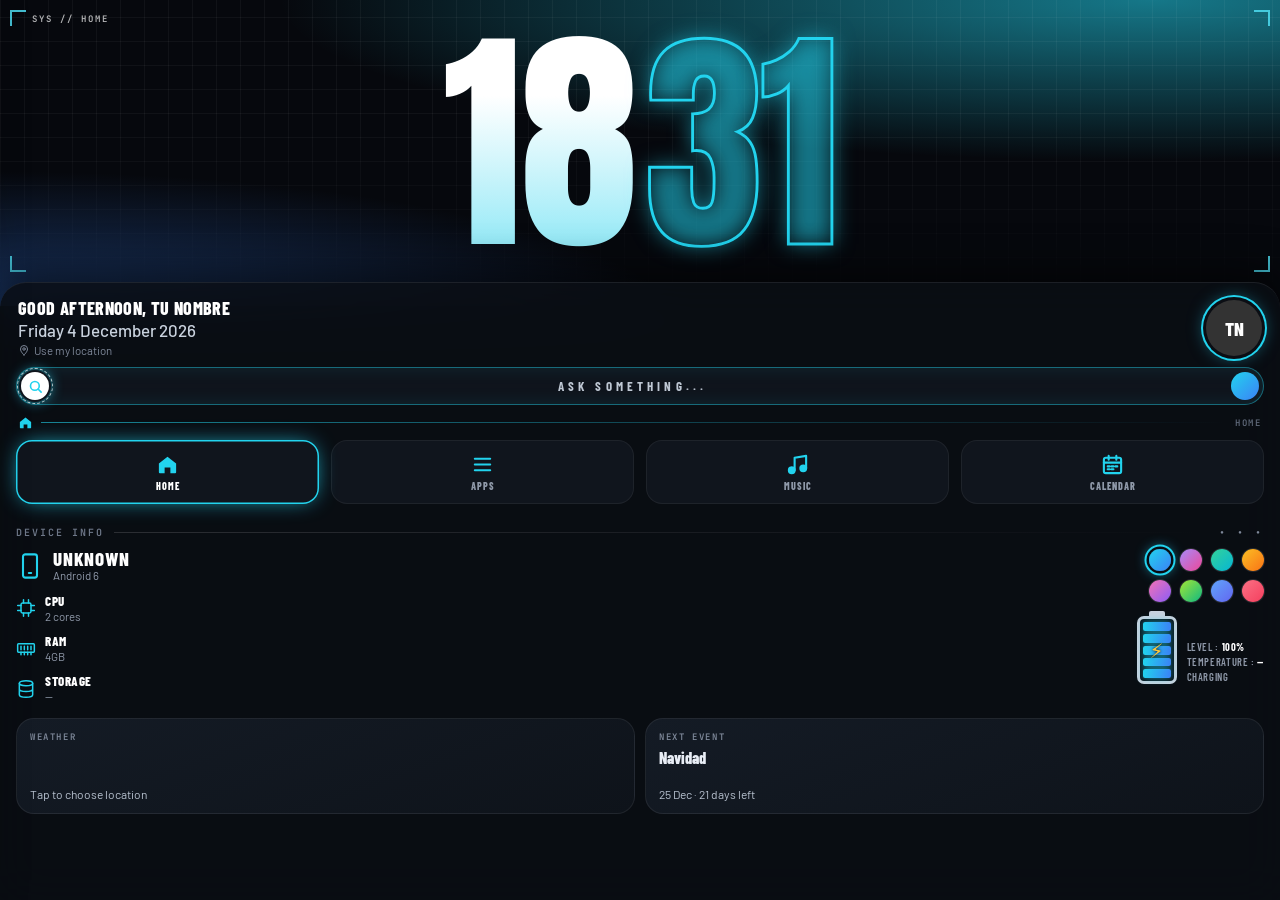
<file: web27/index.html>
<!DOCTYPE html>
<html lang="es">
<head>
<meta charset="utf-8">
<meta name="viewport" content="width=device-width,initial-scale=1,maximum-scale=1,user-scalable=no,viewport-fit=cover">
<meta name="theme-color" content="#1E2421">
<meta name="mobile-web-app-capable" content="yes">
<title>Launcher 27</title>
<link rel="manifest" href="manifest.webmanifest">
<link rel="icon" href="icon-192.png">
<style>
@font-face{font-family:'Anton';font-weight:400;font-display:swap;src:url(fonts/anton-latin-400-normal.woff2) format('woff2')}
@font-face{font-family:'Barlow Condensed';font-weight:500;font-display:swap;src:url(fonts/barlow-condensed-latin-500-normal.woff2) format('woff2')}
@font-face{font-family:'Barlow Condensed';font-weight:600;font-display:swap;src:url(fonts/barlow-condensed-latin-600-normal.woff2) format('woff2')}
@font-face{font-family:'Barlow Condensed';font-weight:700;font-display:swap;src:url(fonts/barlow-condensed-latin-700-normal.woff2) format('woff2')}
@font-face{font-family:'Barlow Condensed';font-weight:800;font-display:swap;src:url(fonts/barlow-condensed-latin-800-normal.woff2) format('woff2')}
@font-face{font-family:'Barlow';font-weight:400;font-display:swap;src:url(fonts/barlow-latin-400-normal.woff2) format('woff2')}
@font-face{font-family:'Barlow';font-weight:500;font-display:swap;src:url(fonts/barlow-latin-500-normal.woff2) format('woff2')}
@font-face{font-family:'Barlow';font-weight:600;font-display:swap;src:url(fonts/barlow-latin-600-normal.woff2) format('woff2')}
@font-face{font-family:'Barlow';font-weight:700;font-display:swap;src:url(fonts/barlow-latin-700-normal.woff2) format('woff2')}
@font-face{font-family:'JB';font-weight:400;font-display:swap;src:url(fonts/jetbrains-mono-latin-400-normal.woff2) format('woff2')}
@font-face{font-family:'JB';font-weight:600;font-display:swap;src:url(fonts/jetbrains-mono-latin-600-normal.woff2) format('woff2')}
:root{--acc2:var(--acc);--mono:JB,ui-monospace,monospace;--acc:#1E2421;--on:#fff;--bg:#ebe8ed;--tile:#f3f1f5;--ink:#141414;--mut:#6d6a72;--topH:max(34dvh,270px)}
*{box-sizing:border-box;margin:0;padding:0;-webkit-tap-highlight-color:transparent}
html,body{height:100%;overflow:hidden;background:var(--acc);font-family:Barlow,Roboto,system-ui,sans-serif;color:var(--ink);-webkit-user-select:none;user-select:none;touch-action:manipulation}
button{font:inherit;color:inherit;background:none;border:0;cursor:pointer}
input{font:inherit;-webkit-user-select:text;user-select:text}
.ic{width:22px;height:22px;flex:none}
.cond{font-family:"Barlow Condensed","Roboto Condensed","Arial Narrow",sans-serif-condensed,sans-serif,Barlow,sans-serif}

/* ---------- TOP ---------- */
#top{position:fixed;left:0;right:0;top:0;height:var(--topH);background:var(--acc);color:var(--on);overflow:hidden;transition:background-color .55s ease}
.tl{position:absolute;inset:0;padding-top:env(safe-area-inset-top);opacity:0;visibility:hidden;pointer-events:none}
.tl.on{opacity:1;visibility:visible;pointer-events:auto}
.tl.out{visibility:visible;animation:outT .16s ease-in forwards}
/* clock */
#clk{position:absolute;left:0;right:0;top:calc(env(safe-area-inset-top) + 2px);bottom:22px;display:flex;align-items:center;justify-content:center;font-family:Anton,"Bebas Neue",Impact,"Arial Narrow",sans-serif-condensed,sans-serif;font-size:min(46vw,calc(var(--topH) * .78));line-height:1;letter-spacing:-.01em;color:#f2eff4}
#clk span{display:block}
#mm{color:transparent;-webkit-text-stroke:max(2px,.012em) #f2eff4;margin-left:.04em}
#ampm{position:absolute;right:16px;top:calc(env(safe-area-inset-top) + 12px);font:700 13px "Barlow Condensed","Roboto Condensed","Arial Narrow",sans-serif-condensed,sans-serif;letter-spacing:.2em;opacity:.8}
/* map */
.mapLbl{position:absolute;left:18px;top:calc(env(safe-area-inset-top) + 12px);font:600 14px "Barlow Condensed","Roboto Condensed","Arial Narrow",sans-serif-condensed,sans-serif;letter-spacing:.06em;opacity:.95}
.map{position:absolute;left:0;right:0;top:calc(env(safe-area-inset-top) + 38px);width:100%;height:calc(100% - env(safe-area-inset-top) - 104px)}
.map path{fill:#ebe8ed}
.map .cross{stroke:#fff;stroke-width:.25;opacity:.6}
.map .pt{fill:#ffd23f;stroke:var(--acc);stroke-width:.6}
.map .pulse{fill:none;stroke:#ffd23f;stroke-width:.5;transform-box:fill-box;transform-origin:center;animation:pulse 1.8s ease-out infinite}
@keyframes pulse{from{transform:scale(.4);opacity:1}to{transform:scale(2.6);opacity:0}}
.coord{position:absolute;left:24px;right:24px;bottom:40px;height:26px;border-radius:4px;background:#ebe8ed;color:#141414;font:700 12.5px "Barlow Condensed","Roboto Condensed","Arial Narrow",sans-serif-condensed,sans-serif;letter-spacing:.08em;display:flex;align-items:center;justify-content:center;gap:8px}
/* music top */
.blur{position:absolute;left:50%;top:50%;width:36px;height:36px;background:var(--acc) center/cover;transform:translate(-50%,-50%) scale(14);filter:blur(1.5px) brightness(.5) saturate(1.3)}
.vinylWrap{position:absolute;left:50%;top:calc(env(safe-area-inset-top) + 50%);transform:translate(-50%,-58%)}
.vinyl{width:min(58vw,calc(var(--topH) * .74));aspect-ratio:1;border-radius:50%;background:repeating-radial-gradient(circle,#0c0c0c 0 1.6px,#1b1b1b 1.6px 3.2px);box-shadow:0 12px 30px rgba(0,0,0,.5),inset 0 0 0 2px rgba(255,255,255,.06);position:relative;animation:spin 6s linear infinite;animation-play-state:paused}
.vinyl::after{content:"";position:absolute;inset:0;border-radius:50%;background:conic-gradient(from 30deg,transparent 0 10%,rgba(255,255,255,.12) 14%,transparent 20% 60%,rgba(255,255,255,.08) 64%,transparent 70%)}
.playing .vinyl{animation-play-state:running}
#mtop:not(.on) .vinyl,.tl:not(.on) .pulse{animation-play-state:paused!important}
@keyframes spin{to{transform:rotate(360deg)}}
.vlabel{position:absolute;inset:29%;border-radius:50%;background:#e9e6ec center/cover;display:grid;place-items:center;color:#141414}
.vhole{position:absolute;left:50%;top:50%;width:5%;height:5%;transform:translate(-50%,-50%);border-radius:50%;background:#000;z-index:2}
.lp{position:absolute;right:16px;top:calc(env(safe-area-inset-top) + 10px);border:1.5px solid rgba(255,255,255,.8);border-radius:50%;width:28px;height:28px;display:grid;place-items:center;font:700 10px "Barlow Condensed","Roboto Condensed","Arial Narrow",sans-serif-condensed,sans-serif}
.lyr{position:absolute;left:14px;right:14px;top:calc(env(safe-area-inset-top) + 50%);transform:translateY(-62%);text-align:center;pointer-events:none;z-index:3}
.lyr b{display:block;font:800 clamp(20px,6.4vw,28px)/1.08 "Barlow Condensed","Roboto Condensed","Arial Narrow",sans-serif-condensed,sans-serif;color:#ffc93c;text-shadow:0 2px 10px rgba(0,0,0,.8);transition:opacity .3s}
.lyr small{display:block;margin-top:6px;font:600 13px Barlow;color:#fff;opacity:.85;text-shadow:0 1px 6px #000}
/* calendar top */
.mc{position:absolute;inset:calc(env(safe-area-inset-top) + 10px) 16px 34px;display:flex;flex-direction:column}
.mch{display:flex;align-items:flex-end;justify-content:space-between}
.mch b{font:400 clamp(40px,13vw,58px)/.9 Anton,Impact,sans-serif-condensed,sans-serif;color:transparent;-webkit-text-stroke:1.5px #f2eff4;letter-spacing:.02em}
.mch span{font:700 15px "Barlow Condensed","Roboto Condensed","Arial Narrow",sans-serif-condensed,sans-serif;letter-spacing:.2em;opacity:.8}
.mch .nav{display:flex;gap:6px}
.mch .nav button{width:30px;height:30px;border-radius:50%;border:1.5px solid rgba(255,255,255,.5);display:grid;place-items:center}
.mch .nav .ic{width:16px;height:16px}
.mgrid{flex:1;display:grid;grid-template-columns:repeat(7,1fr);grid-auto-rows:1fr;margin-top:6px;font:600 13.5px "Barlow Condensed","Roboto Condensed","Arial Narrow",sans-serif-condensed,sans-serif;text-align:center;align-items:center}
.mgrid .wd{opacity:.6;font-size:11px;letter-spacing:.08em}
.mgrid .o{opacity:.3}
.mgrid .t span{background:#f2eff4;color:var(--acc);border-radius:7px;padding:1px 6px}
.mgrid .e span{border-bottom:2px solid #ffc93c}

/* ---------- CARD ---------- */
#card{position:fixed;left:0;right:0;bottom:0;top:calc(var(--topH) - 24px);background:var(--bg);border-radius:26px 26px 0 0;display:flex;flex-direction:column;box-shadow:0 -6px 24px rgba(0,0,0,.25);overflow:hidden}
.hello{display:flex;align-items:center;gap:12px;padding:16px 18px 10px}
.hello>div{flex:1;min-width:0}
.hello h1{font:800 18px/1.05 "Barlow Condensed","Roboto Condensed","Arial Narrow",sans-serif-condensed,sans-serif;letter-spacing:.02em;text-transform:uppercase;white-space:nowrap;overflow:hidden;text-overflow:ellipsis}
.hello p{font:500 17px/1.2 Barlow;margin-top:2px}
.hello small{display:flex;align-items:center;gap:4px;font-size:11.5px;color:var(--mut);margin-top:3px;white-space:nowrap;overflow:hidden}
.hello small .ic{width:12px;height:12px}
.ava{transition:box-shadow .55s;width:56px;height:56px;border-radius:50%;flex:none;background:#333 center/cover;box-shadow:0 0 0 3px var(--bg),0 0 0 5.5px var(--acc);display:grid;place-items:center;color:#fff;font:800 19px "Barlow Condensed","Roboto Condensed","Arial Narrow",sans-serif-condensed,sans-serif}
.ask{margin:0 16px;position:relative}
.ask input{transition:background-color .55s,color .55s;width:100%;height:38px;border:0;border-radius:20px;background:var(--acc);color:var(--on);padding:0 46px 0 18px;font:700 13px "Barlow Condensed","Roboto Condensed","Arial Narrow",sans-serif-condensed,sans-serif;letter-spacing:.32em;text-align:center;outline:none;transition:background .5s}
.ask input::placeholder{color:var(--on);opacity:.95}
.ask input:focus{text-align:left;letter-spacing:.06em;font-size:15px}
.ask>button{position:absolute;right:5px;top:5px;width:28px;height:28px;border-radius:50%;background:var(--on);color:var(--acc);display:grid;place-items:center}
.ask>button .ic{width:15px;height:15px;stroke-width:2.6}
#res{position:absolute;left:0;right:0;top:44px;background:#fff;border-radius:16px;box-shadow:0 10px 30px rgba(0,0,0,.25);z-index:30;max-height:46dvh;overflow:auto;display:none}
#res.on{display:block}
#res button{display:flex;align-items:center;gap:12px;width:100%;padding:10px 14px;text-align:left;font-size:14.5px;border-bottom:1px solid #eee}
#res img,#res .ri{width:30px;height:30px;border-radius:8px;flex:none;display:grid;place-items:center;background:#f0eef2}
.tabs{display:grid;grid-template-columns:repeat(4,1fr);gap:12px;padding:14px 16px 8px;position:relative}
.tind{transition:transform .5s cubic-bezier(.3,1.35,.45,1),box-shadow .55s;position:absolute;left:16px;top:14px;height:64px;width:calc((100% - 68px) / 4);border-radius:16px;box-shadow:inset 0 0 0 2.5px var(--hi);transform:translateX(calc(var(--i,0) * (100% + 12px)));pointer-events:none;z-index:2}
.tab{height:64px;border-radius:16px;background:var(--tile);box-shadow:4px 4px 10px rgba(0,0,0,.12),-3px -3px 8px rgba(255,255,255,.95);display:flex;flex-direction:column;align-items:center;justify-content:center;gap:4px;font:800 10px "Barlow Condensed","Roboto Condensed","Arial Narrow",sans-serif-condensed,sans-serif;letter-spacing:.1em;text-transform:uppercase;transition:.2s}
.tab .ic{width:23px;height:23px;stroke-width:2.2;color:var(--hi);transition:color .55s}
.tab{transition:transform .2s cubic-bezier(.3,1.6,.5,1)}
.tab.on .ic{animation:pop .45s cubic-bezier(.3,1.7,.5,1)}
.tab:active{transform:scale(.92)}
.body{position:relative;flex:1;min-height:0;overflow:hidden}


.pg{position:absolute;inset:0;overflow-y:auto;overflow-x:hidden;padding:6px 16px calc(24px + env(safe-area-inset-bottom));scrollbar-width:none;overscroll-behavior:contain;visibility:hidden;opacity:0}
.pg.on{visibility:visible;opacity:1}
.pg.out{visibility:visible;opacity:1;animation:outP .16s ease-in forwards}
.pg::-webkit-scrollbar{display:none}
.sec{display:flex;align-items:center;gap:10px;margin:8px 0 10px;font:700 11px "Barlow Condensed","Roboto Condensed","Arial Narrow",sans-serif-condensed,sans-serif;letter-spacing:.14em;color:var(--mut);text-transform:uppercase}
.sec::after{content:"";flex:1;height:1px;background:#cfcad3}
.sec .sb{order:3;width:28px;height:28px;border-radius:9px;background:var(--tile);box-shadow:2px 2px 6px rgba(0,0,0,.12);display:grid;place-items:center;color:var(--ink)}
.sec .sb .ic{width:15px;height:15px}
/* home */
.dev{display:flex;gap:12px}
.dl{flex:1;min-width:0;display:flex;flex-direction:column;gap:10px}
.di{display:flex;gap:9px;align-items:center}
.di .ic{width:20px;height:20px;stroke-width:1.8;color:var(--hi);transition:color .55s}
.di>div{min-width:0}
.di b{display:block;font:800 13px "Barlow Condensed","Roboto Condensed","Arial Narrow",sans-serif-condensed,sans-serif;letter-spacing:.04em;text-transform:uppercase}
.di small{display:block;font-size:11.5px;line-height:1.25;color:var(--mut)}
.di.big .ic{width:28px;height:28px}
.di.big b{font-size:19px;line-height:1}
.dr{flex:none;max-width:46%;display:flex;flex-direction:column;align-items:flex-end;gap:14px}
.dots{display:grid;grid-template-columns:repeat(4,22px);gap:9px}
.dot{width:22px;height:22px;border-radius:50%;background:var(--c);box-shadow:0 2px 5px rgba(0,0,0,.2);transition:.2s}
.dot.on{box-shadow:0 0 0 2.5px var(--bg),0 0 0 4.5px var(--c)}
.batt{display:flex;gap:10px;align-items:flex-end}
.bico{width:40px;height:68px;border:3px solid var(--ink);border-radius:7px;padding:3px;display:flex;flex-direction:column-reverse;gap:3px;position:relative}
.bico::before{content:"";position:absolute;top:-8px;left:50%;width:16px;height:5px;margin-left:-8px;background:var(--ink);border-radius:2px 2px 0 0}
.bico i{flex:1;border-radius:2px;background:var(--ink);opacity:.12}
.bico i.f{opacity:1;background:var(--hi);transition:background-color .55s}
.bico i:nth-child(1){--k:0}.bico i:nth-child(2){--k:1}.bico i:nth-child(3){--k:2}.bico i:nth-child(4){--k:3}.bico i:nth-child(5){--k:4}
.bico.low i.f{background:#e2323b}
.bico.chg::after{content:"⚡";position:absolute;inset:0;display:grid;place-items:center;font-size:20px;color:#ffc93c;text-shadow:0 0 3px #000}
.btx{min-width:0;font:600 10.5px/1.45 "Barlow Condensed","Roboto Condensed","Arial Narrow",sans-serif-condensed,sans-serif;letter-spacing:.06em;text-transform:uppercase;color:var(--mut);text-align:left}
.btx b{color:var(--ink)}
.quick{display:grid;grid-template-columns:repeat(4,1fr);gap:10px;margin-top:16px}
/* apps */
.agrid{display:grid;grid-template-columns:repeat(5,1fr);gap:12px 8px}
.ap{display:flex;flex-direction:column;align-items:center;gap:5px;min-width:0}
.ap .t{width:100%;aspect-ratio:1;max-width:56px;border-radius:15px;background:var(--tile);box-shadow:3px 3px 8px rgba(0,0,0,.13),-2px -2px 6px rgba(255,255,255,.95);display:grid;place-items:center;transition:transform .15s}
.ap:active .t{transform:scale(.9)}
.ap .t .ic{width:25px;height:25px;stroke-width:1.9}
.ap .t img{width:70%;height:70%;border-radius:24%;object-fit:cover}
.ap small{font:700 9px "Barlow Condensed","Roboto Condensed","Arial Narrow",sans-serif-condensed,sans-serif;letter-spacing:.06em;text-transform:uppercase;max-width:100%;white-space:nowrap;overflow:hidden;text-overflow:ellipsis;color:#444}
.hazard{height:30px;margin:20px -16px 0;background:repeating-linear-gradient(-45deg,var(--ink) 0 14px,transparent 14px 28px);opacity:.92}
.hint{font-size:11px;color:var(--mut);text-align:center;margin-top:10px}
/* music */
.msrc{display:flex;justify-content:center;margin:2px 0 6px}
.msrc img,.msrc .ic{width:24px;height:24px;border-radius:50%}
.mt{text-align:center;font:800 20px/1.1 "Barlow Condensed","Roboto Condensed","Arial Narrow",sans-serif-condensed,sans-serif;text-transform:uppercase;white-space:nowrap;overflow:hidden;text-overflow:ellipsis}
.ma{text-align:center;font:600 13px "Barlow Condensed","Roboto Condensed","Arial Narrow",sans-serif-condensed,sans-serif;letter-spacing:.14em;color:var(--mut);text-transform:uppercase;margin-top:3px;white-space:nowrap;overflow:hidden;text-overflow:ellipsis}
.mctl{display:flex;justify-content:space-between;align-items:center;margin:16px 6px 10px}
.mctl button .ic{width:22px;height:22px}
.mctl .pp{width:52px;height:52px;border-radius:50%;background:var(--ink);color:var(--bg);display:grid;place-items:center;box-shadow:0 6px 14px rgba(0,0,0,.25)}
.mctl .pp .ic{width:22px;height:22px}
.prog{display:flex;align-items:center;gap:10px;font:600 11.5px "Barlow Condensed","Roboto Condensed","Arial Narrow",sans-serif-condensed,sans-serif;color:var(--mut);font-variant-numeric:tabular-nums}
.pbar{flex:1;height:22px;display:flex;align-items:center}
.pbar div{width:100%;height:4px;border-radius:2px;background:#d3ced7;overflow:hidden}
.pbar i{display:block;height:100%;width:0;background:var(--ink)}
.cardx{background:var(--tile);border-radius:16px;padding:14px;box-shadow:3px 3px 10px rgba(0,0,0,.1);margin:14px 0;font-size:13px;line-height:1.4}
.cardx b{display:block;font:800 14px "Barlow Condensed","Roboto Condensed","Arial Narrow",sans-serif-condensed,sans-serif;letter-spacing:.06em;text-transform:uppercase;margin-bottom:4px}
.btn{display:inline-flex;align-items:center;justify-content:center;gap:8px;background:var(--ink);color:#fff;border-radius:12px;padding:11px 16px;font:700 14px "Barlow Condensed","Roboto Condensed","Arial Narrow",sans-serif-condensed,sans-serif;letter-spacing:.08em;text-transform:uppercase}
.btn .ic{width:17px;height:17px}
.btn.alt{background:transparent;color:var(--ink);box-shadow:inset 0 0 0 2px var(--ink)}
.song{display:flex;align-items:center;gap:10px;padding:8px;border-radius:12px}
.song.cur{background:var(--tile);box-shadow:2px 2px 8px rgba(0,0,0,.1)}
.song .th{width:40px;height:40px;border-radius:9px;background:#d9d5dd center/cover;flex:none;display:grid;place-items:center}
.song .th .ic{width:18px;height:18px}
.song .tx{flex:1;min-width:0}
.song b{display:block;font-size:14px;white-space:nowrap;overflow:hidden;text-overflow:ellipsis}
.song small{font-size:12px;color:var(--mut);display:block;white-space:nowrap;overflow:hidden;text-overflow:ellipsis}
.song .del{opacity:.45;padding:6px}
.song .del .ic{width:17px;height:17px}
/* calendar */
.ev{margin-bottom:14px}
.ev .bar{background:var(--ink);color:#fff;font:700 15px "Barlow Condensed","Roboto Condensed","Arial Narrow",sans-serif-condensed,sans-serif;letter-spacing:.03em;padding:7px 12px;border-radius:3px;display:flex;align-items:center;gap:8px}
.ev .bar span{flex:1;white-space:nowrap;overflow:hidden;text-overflow:ellipsis}
.ev .bar .ic{width:15px;height:15px;opacity:.7}
.ev .meta{display:flex;gap:14px;align-items:center;font:600 12px "Barlow Condensed","Roboto Condensed","Arial Narrow",sans-serif-condensed,sans-serif;letter-spacing:.04em;color:var(--mut);padding:5px 4px 0;flex-wrap:wrap}
.ev .meta span{display:flex;align-items:center;gap:4px}
.ev .meta .ic{width:13px;height:13px}
.ev .meta .left{margin-left:auto;color:var(--ink);font-weight:800}
.ev .meta .left.now{color:#e2323b}
.empty{text-align:center;color:var(--mut);font-size:13px;padding:16px}
/* sheet */
#scrim{position:fixed;inset:0;background:rgba(0,0,0,.45);opacity:0;pointer-events:none;transition:.3s;z-index:40}
body.sheetOpen #scrim{opacity:1;pointer-events:auto}
#sheet{position:fixed;left:0;right:0;bottom:0;max-height:90dvh;overflow-y:auto;background:var(--bg);border-radius:26px 26px 0 0;z-index:41;transform:translateY(105%);transition:transform .38s cubic-bezier(.2,.8,.2,1);padding:10px 18px calc(24px + env(safe-area-inset-bottom))}
body.sheetOpen #sheet{transform:none}
.grab{width:44px;height:5px;border-radius:3px;background:#c8c3cc;margin:0 auto 14px}
#sheet h3{font:800 17px "Barlow Condensed","Roboto Condensed","Arial Narrow",sans-serif-condensed,sans-serif;letter-spacing:.12em;text-transform:uppercase;margin:4px 0 12px}
#sheet h4{font:700 11px "Barlow Condensed","Roboto Condensed","Arial Narrow",sans-serif-condensed,sans-serif;letter-spacing:.14em;color:var(--mut);text-transform:uppercase;margin:18px 0 8px}
.fld{display:block;margin-bottom:10px}
.fld span{display:block;font-size:11.5px;font-weight:600;color:var(--mut);margin-bottom:4px}
.fld input{width:100%;border:0;border-radius:12px;background:#fff;padding:11px 12px;font-size:15px;color:#111;outline:none}
.row{display:flex;align-items:center;justify-content:space-between;gap:10px;padding:8px 0;font-size:14.5px}
.sw{width:48px;height:28px;border-radius:14px;background:#cfcad3;position:relative;flex:none;transition:.25s}
.sw::after{content:"";position:absolute;top:3px;left:3px;width:22px;height:22px;border-radius:50%;background:#fff;box-shadow:0 2px 4px rgba(0,0,0,.25);transition:.25s}
.sw.on{background:var(--ink)}.sw.on::after{left:23px}
.seg{display:flex;background:#fff;border-radius:12px;padding:3px}
.seg button{padding:7px 14px;border-radius:9px;font-weight:700;font-size:13px}
.seg button.on{background:var(--ink);color:#fff}
.flags{display:flex;gap:10px}
.flag{width:40px;height:40px;border-radius:50%;overflow:hidden;font-size:33px;line-height:40px;text-align:center;box-shadow:0 0 0 2px #fff,0 2px 6px rgba(0,0,0,.2)}
.flag span{display:block;transform:scale(1.45)}
.flag.on{box-shadow:0 0 0 3px var(--ink)}
.chk{display:flex;align-items:center;gap:10px;font-size:14px;margin:6px 0 10px}
.chk input{width:20px;height:20px;accent-color:#111}
.two{display:flex;gap:10px}.two>*{flex:1}
.acts{display:flex;gap:10px;margin-top:8px}.acts .btn{flex:1}
.res2 button{display:block;width:100%;text-align:left;padding:11px;border-radius:10px;font-size:14px}
.res2 small{color:var(--mut)}
.pick{display:grid;grid-template-columns:repeat(4,1fr);gap:14px 8px}
.ap .t{transition:transform .22s cubic-bezier(.3,1.6,.5,1),box-shadow .2s}
.ap.prs .t,.ap:active .t{transform:scale(.86)}
.ap.lch .t{animation:lch .55s ease-out}
@keyframes lch{0%{transform:scale(.9)}45%{transform:scale(1.28);opacity:.55}100%{transform:none;opacity:1}}
@keyframes pop{0%{transform:scale(.6)}100%{transform:none}}
@keyframes up{from{opacity:0;transform:translateY(16px) scale(.97)}to{opacity:1;transform:none}}
@keyframes tk{from{transform:translateY(-16%);opacity:.15}to{transform:none;opacity:1}}
#hh.tk,#mm.tk{animation:tk .5s cubic-bezier(.2,.9,.3,1.3)}
.hello,.ask,.tabs{animation:up .6s cubic-bezier(.2,.9,.3,1.1) both}.ask{animation-delay:.06s}.tabs{animation-delay:.12s}

/* accesos rápidos y widgets */
.qrow{display:grid;grid-template-columns:repeat(6,1fr);gap:8px}
.qa{display:flex;flex-direction:column;align-items:center;gap:5px;font:700 9px "Barlow Condensed",sans-serif;letter-spacing:.06em;text-transform:uppercase;color:#555}
.qa .t{width:100%;aspect-ratio:1;max-width:50px;border-radius:50%;background:var(--tile);box-shadow:3px 3px 8px rgba(0,0,0,.12),-2px -2px 6px #fff;display:grid;place-items:center;transition:transform .2s cubic-bezier(.3,1.6,.5,1),background .3s,color .3s}
.qa .t .ic{width:21px;height:21px}
.qa:active .t{transform:scale(.86)}
.qa.on .t{background:var(--acc);color:var(--on);box-shadow:0 4px 12px rgba(0,0,0,.25)}
.wrow{display:grid;grid-template-columns:1fr 1fr;gap:10px;margin-top:14px}
.wg{background:var(--tile);border-radius:18px;padding:12px 13px;box-shadow:3px 3px 10px rgba(0,0,0,.1),-2px -2px 7px #fff;min-height:96px;display:flex;flex-direction:column;text-align:left;min-width:0;transition:transform .2s}
.wg:active{transform:scale(.96)}
.wg small{font:700 10px "Barlow Condensed",sans-serif;letter-spacing:.12em;text-transform:uppercase;color:var(--mut)}
.wg b{font:400 34px/1 Anton,Impact,sans-serif;margin-top:4px}
.wg span{font-size:12px;color:#444;margin-top:auto;white-space:nowrap;overflow:hidden;text-overflow:ellipsis}
.wg .et{font:800 16px/1.1 "Barlow Condensed",sans-serif;margin-top:6px;display:-webkit-box;-webkit-line-clamp:2;-webkit-box-orient:vertical;overflow:hidden}
.wg.np{grid-column:1/3;flex-direction:row;align-items:center;gap:12px;min-height:0}
.wg.np .art{width:46px;height:46px;border-radius:12px;background:#d8d4dc center/cover;flex:none;display:grid;place-items:center}
.wg.np .tx{flex:1;min-width:0}
.wg.np .tx b{font:800 15px "Barlow Condensed",sans-serif;display:block;white-space:nowrap;overflow:hidden;text-overflow:ellipsis;margin:0}
.wg.np .tx span{display:block}
.wg.np button{width:40px;height:40px;border-radius:50%;background:var(--ink);color:#fff;display:grid;place-items:center;flex:none}
.wg.np button .ic{width:17px;height:17px}
/* cajón A-Z */
.dsr{position:relative;margin:16px 0 4px}
.dsr input{width:100%;height:40px;border:0;border-radius:14px;background:var(--tile);box-shadow:inset 2px 2px 6px rgba(0,0,0,.08);padding:0 14px 0 38px;font-size:14.5px;outline:none;color:var(--ink)}
.dsr .ic{position:absolute;left:12px;top:11px;width:18px;height:18px;color:var(--mut)}
.lt{font:400 22px Anton,Impact,sans-serif;color:var(--ink);opacity:.85;margin:16px 0 8px;scroll-margin-top:6px}
.az{position:absolute;right:1px;top:50%;transform:translateY(-50%);display:flex;flex-direction:column;align-items:center;padding:6px 2px;border-radius:12px;font:700 9.5px "Barlow Condensed",sans-serif;color:var(--mut);opacity:0;pointer-events:none;transition:opacity .3s;z-index:5;touch-action:none}
.az span{padding:.5px 4px;line-height:1.25}
.body.apps .az.show{opacity:1;pointer-events:auto}
.azb{position:absolute;right:36px;top:40%;width:58px;height:58px;border-radius:18px;background:var(--ink);color:#fff;display:grid;place-items:center;font:400 30px Anton,sans-serif;opacity:0;transform:scale(.6);transition:.18s;pointer-events:none;z-index:6}
.azb.on{opacity:1;transform:none}
.hidb{display:block;margin:18px auto 0;font:700 12px "Barlow Condensed",sans-serif;letter-spacing:.1em;text-transform:uppercase;color:var(--mut);padding:8px 14px;border-radius:10px;background:var(--tile)}
/* menú contextual */
#ctx{position:fixed;inset:0;z-index:50;pointer-events:none}
#ctx .cbg{position:absolute;inset:0;background:rgba(20,18,24,.42);-webkit-backdrop-filter:blur(7px);backdrop-filter:blur(7px);opacity:0;transition:opacity .25s}
#ctx.on{pointer-events:auto}#ctx.on .cbg{opacity:1}
#ctx .clone{position:fixed;margin:0;transition:transform .35s cubic-bezier(.3,1.5,.5,1);z-index:2;pointer-events:none}
#ctx.on .clone{transform:scale(1.1)}
#ctx .clone small{color:#fff;text-shadow:0 1px 4px #000}
.cm{position:fixed;width:262px;max-height:70dvh;overflow-y:auto;background:rgba(246,244,248,.97);border-radius:20px;box-shadow:0 18px 50px rgba(0,0,0,.35);padding:6px;opacity:0;transform:scale(.55);transition:transform .38s cubic-bezier(.25,1.35,.45,1),opacity .2s;z-index:3;scrollbar-width:none}
#ctx.on .cm{opacity:1;transform:none}
.cmh{display:flex;align-items:center;gap:10px;padding:8px 10px 10px;border-bottom:1px solid #e3dfe6}
.cmh img,.cmh .ii{width:40px;height:40px;border-radius:11px;flex:none;background:#e6e2ea;display:grid;place-items:center}
.cmh b{display:block;font:800 15.5px "Barlow Condensed",sans-serif;line-height:1.1}
.cmh small{font-size:11px;color:var(--mut)}
.cmr{display:flex;align-items:center;gap:12px;width:100%;padding:10px 12px;border-radius:12px;font-size:14.5px;text-align:left}
.cmr:active{background:#e6e2ea}
.cmr .ic,.cmr img{width:19px;height:19px;flex:none;border-radius:5px}
.cmr.red{color:#d42a33}
.cms{height:1px;background:#e3dfe6;margin:4px 8px}
#dlist .ap .t{box-shadow:0 2px 6px rgba(0,0,0,.1)}
#dlist .agrid{content-visibility:auto;contain-intrinsic-size:auto 170px}
#dlist .lt{content-visibility:auto;contain-intrinsic-size:auto 40px}
/* ===== coreografía del video ===== */
:root{--sp:cubic-bezier(.2,.9,.3,1.25);--eo:cubic-bezier(.2,.9,.25,1)}
@keyframes outT{to{opacity:0}}
@keyframes outP{to{opacity:0;transform:translateY(-8px)}}
@keyframes aUp{from{opacity:0;transform:translateY(18px)}to{opacity:1;transform:none}}
@keyframes aPop{0%{opacity:0;transform:scale(.3)}70%{opacity:1;transform:scale(1.08)}100%{opacity:1;transform:none}}
@keyframes fadeIn{from{opacity:0}to{opacity:1}}
@keyframes grow{from{transform:scaleX(0)}to{transform:none}}
@keyframes wipe{from{clip-path:inset(0 100% 0 0)}to{clip-path:inset(0 0 0 0)}}
@keyframes fillIn{from{transform:scaleY(0);opacity:0}to{transform:none}}
@keyframes clkIn{from{opacity:0;transform:translateY(38%)}to{opacity:1;transform:none}}
@keyframes blurIn{from{opacity:0;filter:blur(6px);transform:scale(1.06)}to{opacity:1;filter:none;transform:none}}
@keyframes vinIn{from{opacity:0;transform:translate(-50%,-58%) scale(1.45) rotate(-50deg)}to{opacity:1;transform:translate(-50%,-58%)}}
@keyframes slideR{from{opacity:0;transform:translateX(-26px)}to{opacity:1;transform:none}}
@keyframes lyrIn{from{opacity:0;transform:translateY(10px) rotate(-6deg) scale(.96)}to{opacity:1;transform:rotate(-6deg)}}
.tl.play #hh,.tl.play #mm{animation:clkIn .66s var(--eo) both}.tl.play #mm{animation-delay:.08s}
.tl.play .map{animation:blurIn .7s ease-out both}
.tl.play .mapLbl{animation:slideR .45s .12s var(--eo) both}
.tl.play .coord{animation:wipe .55s .25s cubic-bezier(.6,0,.2,1) both}
.tl.play .blur{animation:fadeIn .7s both}
.tl.play .vinylWrap{animation:vinIn .8s var(--eo) both}
.tl.play .lyr,.tl.play .alb,.tl.play .lp{animation:fadeIn .5s .35s both}
.tl.play .mch b{animation:slideR .5s var(--eo) both}
.tl.play .mch>div:last-child{animation:fadeIn .4s .15s both}
.tl.play .mgrid>div{animation:fadeIn .28s both;animation-delay:calc(var(--r,0) * 55ms + 120ms)}
.pg.play [data-a]{animation-duration:.5s;animation-fill-mode:both;animation-timing-function:var(--sp);animation-delay:calc(var(--d,0) * 38ms + var(--b,0ms))}
.pg.play [data-a=up]{animation-name:aUp}
.pg.play [data-a=pop],.pg.play [data-a=dot]{animation-name:aPop}
.pg.play [data-a=fade]{animation-name:fadeIn}
.pg.play [data-a=grow]{animation-name:grow;animation-duration:.6s;animation-timing-function:cubic-bezier(.6,0,.2,1);transform-origin:left}
.pg.play [data-a=wipe] .bar{animation:wipe .5s cubic-bezier(.6,0,.2,1) both;animation-delay:calc(var(--d,0) * 110ms + 60ms)}
.pg.play [data-a=wipe] .bar>*{animation:fadeIn .3s both;animation-delay:calc(var(--d,0) * 110ms + .42s)}
.pg.play [data-a=wipe] .meta{animation:fadeIn .35s both;animation-delay:calc(var(--d,0) * 110ms + .5s)}
.pg.play .bico i{animation:fillIn .22s both;transform-origin:bottom;animation-delay:calc(var(--k,0) * 95ms + .5s)}
.alb{position:absolute;left:16px;right:16px;bottom:30px;text-align:center;font:800 italic 17px "Barlow Condensed",sans-serif;letter-spacing:.04em;color:#fff;text-shadow:0 2px 8px #000;text-transform:uppercase;white-space:nowrap;overflow:hidden;text-overflow:ellipsis;z-index:3}
.lyr b{transform:rotate(-6deg)}
.lyr.chg b{animation:lyrIn .45s var(--eo) both}
/* ===== panel de noticias ===== */
#feed{position:fixed;inset:0;z-index:35;background:var(--bg);transform:translateX(-102%);transition:transform .42s cubic-bezier(.2,.9,.25,1);display:flex;flex-direction:column;will-change:transform;box-shadow:12px 0 40px rgba(0,0,0,.25)}
#feed.drag{transition:none}
body.feedOpen #feed{transform:none}
#fshade{position:fixed;inset:0;z-index:34;background:#000;opacity:0;pointer-events:none;transition:opacity .42s}
body.feedOpen #fshade{opacity:.35;pointer-events:auto}
.fh{background:var(--acc);color:var(--on);padding:calc(env(safe-area-inset-top) + 12px) 16px 12px;border-radius:0 0 24px 24px;flex:none;transition:background-color .55s}
.fh .row1{display:flex;align-items:flex-end;justify-content:space-between}
.fh b{font:400 46px/0.95 Anton,Impact,sans-serif;color:transparent;-webkit-text-stroke:1.4px var(--on);letter-spacing:.02em}
.fh small{display:block;font:700 12px "Barlow Condensed",sans-serif;letter-spacing:.16em;text-transform:uppercase;opacity:.8;margin-top:4px}
.fh .fb{display:flex;gap:8px}
.fh .fb button{width:36px;height:36px;border-radius:50%;background:rgba(255,255,255,.14);display:grid;place-items:center;color:var(--on)}
.fh .fb .ic{width:18px;height:18px}
.chips{display:flex;gap:8px;overflow-x:auto;margin:12px -16px 0;padding:0 16px;scrollbar-width:none}
.chips::-webkit-scrollbar{display:none}
.chip{flex:none;padding:7px 13px;border-radius:16px;background:rgba(255,255,255,.12);font:700 12px "Barlow Condensed",sans-serif;letter-spacing:.08em;text-transform:uppercase;color:var(--on);transition:background .25s,color .25s}
.chip.on{background:var(--on);color:var(--acc)}
.fl{flex:1;overflow-y:auto;padding:14px 16px calc(28px + env(safe-area-inset-bottom));overscroll-behavior:contain;scrollbar-width:none;position:relative}
.fl::-webkit-scrollbar{display:none}
.ptr{height:0;overflow:hidden;display:grid;place-items:center;color:var(--mut);transition:height .25s}
.ptr .ic{width:22px;height:22px}
.nhero{display:block;width:100%;text-align:left;margin-bottom:14px;border-radius:20px;overflow:hidden;background:var(--tile);box-shadow:0 6px 18px rgba(0,0,0,.12)}
.nhero .im{width:100%;aspect-ratio:16/9;background:#d8d4dc center/cover}
.nhero .tx{padding:12px 14px 14px}
.nhero b{display:block;font:800 20px/1.15 "Barlow Condensed",sans-serif}
.nsrc{display:flex;align-items:center;gap:6px;font-size:11.5px;color:var(--mut);margin-bottom:5px;white-space:nowrap;overflow:hidden}
.nsrc img{width:16px;height:16px;border-radius:4px;flex:none;background:#ddd}
.nitem{display:flex;gap:12px;width:100%;text-align:left;padding:12px 0;border-bottom:1px solid #dcd7df;align-items:flex-start}
.nitem .tx{flex:1;min-width:0}
.nitem b{display:-webkit-box;-webkit-line-clamp:3;-webkit-box-orient:vertical;overflow:hidden;font:700 16px/1.22 "Barlow Condensed",sans-serif}
.nitem .im{width:86px;height:86px;border-radius:14px;flex:none;background:#d8d4dc center/cover}
.nitem:active,.nhero:active{opacity:.7}
.nmsg{text-align:center;color:var(--mut);font-size:13.5px;padding:40px 16px;line-height:1.5}
#feed.in .nhero,#feed.in .nitem{animation:aUp .45s var(--eo) both;animation-delay:calc(var(--d,0) * 40ms)}
/* ===== detalles del video ===== */
.ask input{padding-left:44px}
.jvb{position:absolute;left:5px;top:5px;width:28px;height:28px;border-radius:50%;background:radial-gradient(circle at 35% 30%,#fff 0 12%,color-mix(in srgb,var(--acc2) 70%,#fff) 30%,var(--acc) 75%);box-shadow:0 0 0 2px var(--on),0 0 12px color-mix(in srgb,var(--acc) 60%,transparent);z-index:2}
.jvb::after{content:"";position:absolute;inset:-4px;border-radius:50%;border:1.5px dashed color-mix(in srgb,var(--on) 70%,transparent);animation:spin 8s linear infinite}
.crumb{display:flex;align-items:center;gap:8px;margin:10px 18px 0;color:var(--hi);transition:color .55s}
.crumb .ic{width:15px;height:15px}
.crumb i{flex:1;height:1px;background:linear-gradient(90deg,var(--hi),transparent);opacity:.6}
.crumb b{font:600 9px var(--mono);letter-spacing:.2em;color:var(--mut);text-transform:uppercase}
.tabs{padding-top:10px}.tind{top:10px}
.sec .more{order:4;font-style:normal;letter-spacing:3px;font-size:10px;color:var(--mut)}
.lyr .pv{display:block;font:600 11.5px Barlow;color:#fff;opacity:.55;margin-bottom:6px;text-shadow:0 1px 6px #000;transform:rotate(-6deg)}
.vlab{position:absolute;right:calc(50% - min(29vw,calc(var(--topH) * .37)) - 26px);top:calc(env(safe-area-inset-top) + 34%);writing-mode:vertical-rl;font:800 12px "Barlow Condensed",sans-serif;letter-spacing:.3em;color:#fff;opacity:.85;background:rgba(0,0,0,.55);padding:8px 3px;z-index:3}
.trk{position:absolute;left:16px;top:calc(env(safe-area-inset-top) + 10px);width:26px;height:26px;border-radius:50%;background:rgba(255,255,255,.18);display:grid;place-items:center;font:700 11px var(--mono);color:#fff}
.tl.play .vlab,.tl.play .trk{animation:fadeIn .5s .4s both}
.hud{position:absolute;inset:0;pointer-events:none;display:none}
/* ===== JARVIS ===== */
#jv{position:fixed;inset:0;z-index:60;display:flex;flex-direction:column;color:#e8f6ff;opacity:0;pointer-events:none;transition:opacity .35s;--lv:0}
#jv.on{opacity:1;pointer-events:auto}
.jvbg{position:absolute;inset:0;background:radial-gradient(120% 70% at 50% 18%,color-mix(in srgb,var(--acc) 38%,transparent),transparent 60%),radial-gradient(90% 60% at 50% 110%,color-mix(in srgb,var(--acc2) 30%,transparent),transparent 60%),rgba(4,7,12,.94);-webkit-backdrop-filter:blur(16px);backdrop-filter:blur(16px)}
.jvbg::after{content:"";position:absolute;inset:0;background:repeating-linear-gradient(0deg,rgba(255,255,255,.035) 0 1px,transparent 1px 22px),repeating-linear-gradient(90deg,rgba(255,255,255,.035) 0 1px,transparent 1px 22px);-webkit-mask:radial-gradient(circle at 50% 30%,#000 30%,transparent 75%);mask:radial-gradient(circle at 50% 30%,#000 30%,transparent 75%)}
.jvhud{position:relative;display:flex;align-items:center;gap:10px;padding:calc(env(safe-area-inset-top) + 14px) 18px 0;font:600 11px var(--mono);letter-spacing:.24em}
.jvhud span:first-child{color:#fff}
.jvhud #jvSt{color:var(--acc);flex:1}
.jvhud #jvSt::before{content:"";display:inline-block;width:7px;height:7px;border-radius:50%;background:currentColor;margin-right:8px;box-shadow:0 0 10px currentColor;vertical-align:1px}
.jvhud button{width:36px;height:36px;border-radius:50%;border:1px solid rgba(255,255,255,.2);color:#fff;display:grid;place-items:center}
.jvhud button .ic,.jvhud button svg{width:18px;height:18px}
.jvorb{position:relative;width:min(56vw,230px);aspect-ratio:1;margin:22px auto 6px;flex:none}
.jvorb i{position:absolute;border-radius:50%;inset:0;border:1.5px solid color-mix(in srgb,var(--acc) 75%,transparent);animation:spin 14s linear infinite;animation-play-state:paused}
#jv.on .jvorb i{animation-play-state:running}
.jvorb .r1{border-style:dashed;border-width:2px;opacity:.7}
.jvorb .r2{inset:9%;border-color:color-mix(in srgb,var(--acc2) 80%,transparent);border-left-color:transparent;border-right-color:transparent;animation-duration:6s;animation-direction:reverse;border-width:3px}
.jvorb .r3{inset:20%;border:1px solid rgba(255,255,255,.25);border-top-color:var(--acc);animation-duration:3.2s}
.jvorb .r4{inset:-6%;border:1px dotted rgba(255,255,255,.18);animation-duration:30s}
.jvorb .core{position:absolute;inset:31%;border-radius:50%;background:radial-gradient(circle at 40% 35%,#fff 0 8%,color-mix(in srgb,var(--acc) 60%,#fff) 25%,var(--acc) 55%,color-mix(in srgb,var(--acc2) 80%,#000) 100%);box-shadow:0 0 30px var(--acc),0 0 70px color-mix(in srgb,var(--acc2) 70%,transparent),inset 0 0 18px rgba(255,255,255,.6);transform:scale(calc(1 + var(--lv) * .45));transition:transform .08s linear}
#jv.listen .jvorb .r1{animation-duration:4s}#jv.listen .jvorb .r3{animation-duration:1.4s}
#jv.think .jvorb .r2{animation-duration:1.2s}#jv.think .jvorb .core{animation:breath 1s ease-in-out infinite}
#jv.speak .jvorb .core{animation:breath .55s ease-in-out infinite}
@keyframes breath{50%{transform:scale(1.18);filter:brightness(1.3)}}
.jvint,.jvchips,.jvin,.jvorb,.jvhud{position:relative;z-index:1}
.jvlog{min-height:0;z-index:1}
body.jvOpen #sheet{z-index:72}body.jvOpen #scrim{z-index:71}
.neo .tl[data-p=cal] .mc{top:calc(env(safe-area-inset-top) + 30px)}
.jvint{min-height:22px;text-align:center;font:500 15px Barlow;color:#cfe8ff;opacity:.8;padding:0 24px}
.jvlog{flex:1;overflow-y:auto;padding:10px 16px;display:flex;flex-direction:column;gap:10px;scrollbar-width:none;position:relative;-webkit-mask:linear-gradient(180deg,transparent,#000 22px);mask:linear-gradient(180deg,transparent,#000 22px)}
.jvlog::-webkit-scrollbar{display:none}
.jb{max-width:86%;padding:10px 13px;border-radius:16px;font:500 15px/1.42 Barlow;animation:aUp .35s var(--eo) both}
.jb.u{align-self:flex-end;background:rgba(255,255,255,.1);border:1px solid rgba(255,255,255,.12);border-bottom-right-radius:5px}
.jb.j{align-self:flex-start;background:linear-gradient(135deg,color-mix(in srgb,var(--acc) 22%,transparent),color-mix(in srgb,var(--acc2) 14%,transparent));border:1px solid color-mix(in srgb,var(--acc) 40%,transparent);border-bottom-left-radius:5px}
.jb.j::before{content:"JARVIS";display:block;font:600 9px var(--mono);letter-spacing:.22em;color:var(--acc);margin-bottom:3px}
.jb.dim{opacity:.6;font-size:13px}
.jopts{display:flex;flex-direction:column;gap:6px;margin-top:8px}
.jopts button{text-align:left;padding:9px 11px;border-radius:12px;background:rgba(0,0,0,.35);border:1px solid rgba(255,255,255,.12);color:#fff;font:600 13.5px/1.3 Barlow}
.jopts small{display:block;font:400 11px var(--mono);opacity:.6;margin-top:2px}
.jvchips{display:flex;gap:8px;overflow-x:auto;padding:4px 16px 8px;scrollbar-width:none;flex:none}
.jvchips::-webkit-scrollbar{display:none}
.jvchips button{flex:none;padding:8px 12px;border-radius:14px;border:1px solid color-mix(in srgb,var(--acc) 45%,transparent);color:#dff4ff;font:600 12.5px Barlow;background:rgba(255,255,255,.04)}
.jvin{display:flex;gap:8px;padding:6px 14px calc(14px + env(safe-area-inset-bottom));flex:none}
.jvin input{flex:1;height:46px;border-radius:23px;border:1px solid rgba(255,255,255,.14);background:rgba(255,255,255,.06);color:#fff;padding:0 16px;font:500 15px Barlow;outline:none}
.jvin input::placeholder{color:rgba(255,255,255,.45)}
.jvin button{width:46px;height:46px;border-radius:50%;display:grid;place-items:center;color:#fff;background:rgba(255,255,255,.08);border:1px solid rgba(255,255,255,.14)}
.jvin #jvMic{background:linear-gradient(135deg,var(--acc),var(--acc2));border:0;box-shadow:0 0 18px color-mix(in srgb,var(--acc) 60%,transparent)}
#jv.listen #jvMic{animation:breath 1s ease-in-out infinite}
.jvin .ic{width:20px;height:20px}
body.jvOpen #feed,body.jvOpen #ctx{pointer-events:none}
/* ===================== ESTILO NEO (futurista) ===================== */
body.neo{--bg:#090C12;--tile:#121821;--ink:#E8EDF5;--mut:#7E8899;--on:#fff;background:#05070B}
.neo #top{background:radial-gradient(110% 85% at 90% 0%,color-mix(in srgb,var(--acc) 55%,transparent),transparent 62%),radial-gradient(90% 90% at 0% 110%,color-mix(in srgb,var(--acc2) 45%,transparent),transparent 60%),#06080D}
.neo #top::before{content:"";position:absolute;inset:0;background:repeating-linear-gradient(0deg,rgba(255,255,255,.045) 0 1px,transparent 1px 24px),repeating-linear-gradient(90deg,rgba(255,255,255,.045) 0 1px,transparent 1px 24px);-webkit-mask:linear-gradient(180deg,#000 40%,transparent);mask:linear-gradient(180deg,#000 40%,transparent);pointer-events:none}
.neo .hud{display:block;z-index:4}
.neo .hud i{position:absolute;width:16px;height:16px;border:2px solid color-mix(in srgb,var(--acc) 80%,#fff);opacity:.85}
.neo .hud .c1{left:10px;top:calc(env(safe-area-inset-top) + 10px);border-right:0;border-bottom:0}
.neo .hud .c2{right:10px;top:calc(env(safe-area-inset-top) + 10px);border-left:0;border-bottom:0}
.neo .hud .c3{left:10px;bottom:34px;border-right:0;border-top:0}
.neo .hud .c4{right:10px;bottom:34px;border-left:0;border-top:0}
.neo .hud span{position:absolute;font:600 9px var(--mono);letter-spacing:.22em;color:rgba(255,255,255,.7);text-transform:uppercase}
.neo .hud .hl{left:32px;top:calc(env(safe-area-inset-top) + 13px)}
.neo .hud .hr{right:32px;top:calc(env(safe-area-inset-top) + 13px);color:var(--acc)}
.neo .tl[data-p=apps] .mapLbl,.neo .tl[data-p=music] .trk{top:calc(env(safe-area-inset-top) + 30px)}
.neo #hh{background:linear-gradient(180deg,#fff 30%,color-mix(in srgb,var(--acc) 55%,#fff));-webkit-background-clip:text;background-clip:text;color:transparent}
.neo #mm{-webkit-text-stroke-color:var(--acc);text-shadow:0 0 22px color-mix(in srgb,var(--acc) 55%,transparent)}
.neo #ampm{color:var(--acc)}
.neo #card{background:rgba(11,14,20,.86);-webkit-backdrop-filter:blur(22px) saturate(1.4);backdrop-filter:blur(22px) saturate(1.4);border-top:1px solid rgba(255,255,255,.08);box-shadow:0 -10px 40px rgba(0,0,0,.6)}
.neo .hello h1{color:#fff}.neo .hello p{color:#C9D2DE}
.neo .ava{box-shadow:0 0 0 3px #0B0E14,0 0 0 5px var(--acc),0 0 18px color-mix(in srgb,var(--acc) 60%,transparent)}
.neo .ask input{background:#0F141C;border:1px solid color-mix(in srgb,var(--acc) 45%,transparent);color:#E6ECF5;box-shadow:inset 0 0 18px color-mix(in srgb,var(--acc) 10%,transparent)}
.neo .ask input::placeholder{color:#C9D2DE}
.neo .ask>button[type=submit]{background:linear-gradient(135deg,var(--acc),var(--acc2));color:#fff}
.neo .jvb{box-shadow:0 0 0 2px #0F141C,0 0 14px var(--acc)}
.neo .tab{background:#10151D;box-shadow:none;border:1px solid rgba(255,255,255,.06);color:#8F99A9}
.neo .tab.on{color:#fff}
.neo .tind{box-shadow:inset 0 0 0 1.5px var(--acc),0 0 22px -6px var(--acc)}
.neo .sec{color:#6E7889;font:600 10px var(--mono);letter-spacing:.2em}
.neo .sec::after{background:linear-gradient(90deg,rgba(255,255,255,.14),transparent)}
.neo .sec .sb,.neo .rbtn{background:#151B25;color:#E8EDF5;box-shadow:none;border:1px solid rgba(255,255,255,.08)}
.neo .di b{color:#fff}.neo .di small{color:#8F99A9}
.neo .dot{box-shadow:0 0 0 1px rgba(255,255,255,.12)}
.neo .dot.on{box-shadow:0 0 0 2.5px var(--bg),0 0 0 4.5px var(--cr,var(--acc)),0 0 14px var(--cr,var(--acc))}
.neo .bico{border-color:#C9D2DE}.neo .bico::before{background:#C9D2DE}
.neo .bico i{background:#fff}
.neo .bico i.f{background:linear-gradient(90deg,var(--acc),var(--acc2));box-shadow:0 0 8px color-mix(in srgb,var(--acc) 70%,transparent)}
.neo .btx{color:#8F99A9}.neo .btx b{color:#fff}
.neo .qa{color:#8F99A9}
.neo .qa .t{background:#121821;box-shadow:none;border:1px solid rgba(255,255,255,.07);color:#E8EDF5}
.neo .qa.on .t{background:linear-gradient(135deg,var(--acc),var(--acc2));box-shadow:0 0 18px color-mix(in srgb,var(--acc) 55%,transparent);border-color:transparent}
.neo .wg{background:linear-gradient(160deg,#141B25,#0E131A);box-shadow:none;border:1px solid rgba(255,255,255,.07);color:#E8EDF5}
.neo .wg small{color:#7E8899;font-family:var(--mono);font-size:9px;letter-spacing:.18em}
.neo .wg span{color:#B7C1CF}
.neo .wg.np button{background:linear-gradient(135deg,var(--acc),var(--acc2))}
.neo .wg.np .art{background-color:#1A212C}
.neo .ap small{color:#8F99A9}
.neo .ap .t{background:#121821;box-shadow:none;border:1px solid rgba(255,255,255,.07);color:#E8EDF5}
.neo #dlist .ap .t{box-shadow:none}
.neo .ap .t .ic{color:#E8EDF5}
.neo .hazard{background:repeating-linear-gradient(-45deg,var(--acc) 0 10px,transparent 10px 24px);opacity:.55}
.neo .lt{color:var(--acc)}
.neo .dsr input{background:#10151D;color:#E8EDF5;box-shadow:none;border:1px solid rgba(255,255,255,.07)}
.neo .az{color:#6E7889}.neo .azb{background:linear-gradient(135deg,var(--acc),var(--acc2))}
.neo .map path{fill:rgba(255,255,255,.16);stroke:color-mix(in srgb,var(--acc) 60%,transparent);stroke-width:.25}
.neo .map .pt{fill:var(--acc)}.neo .map .pulse{stroke:var(--acc)}
.neo .coord{background:rgba(6,8,13,.7);color:#E8EDF5;border:1px solid color-mix(in srgb,var(--acc) 50%,transparent);font-family:var(--mono);font-size:10.5px;letter-spacing:.14em}
.neo .mt{color:#fff}.neo .ma{color:var(--acc)}
.neo .mctl button{color:#E8EDF5}
.neo .mctl .pp{background:linear-gradient(135deg,var(--acc),var(--acc2));color:#fff;box-shadow:0 0 22px color-mix(in srgb,var(--acc) 55%,transparent)}
.neo .pbar div{background:#1D2430}.neo .pbar i{background:linear-gradient(90deg,var(--acc),var(--acc2))}
.neo .cardx{background:#121821;box-shadow:none;border:1px solid rgba(255,255,255,.07)}
.neo .song.cur{background:#151B25}
.neo .vinyl{box-shadow:0 0 0 2px color-mix(in srgb,var(--acc) 60%,transparent),0 0 40px color-mix(in srgb,var(--acc) 45%,transparent),0 14px 40px rgba(0,0,0,.6)}
.neo .ev .bar{background:linear-gradient(90deg,color-mix(in srgb,var(--acc) 85%,#000),color-mix(in srgb,var(--acc2) 70%,#000));box-shadow:0 0 18px -6px var(--acc)}
.neo .ev .meta{color:#8F99A9;font-family:var(--mono);font-size:10.5px}
.neo .ev .meta .left{color:var(--acc)}
.neo .mgrid .t span{background:linear-gradient(135deg,var(--acc),var(--acc2));color:#fff}
.neo .mch b{-webkit-text-stroke-color:var(--acc)}
.neo #res{background:#0F141C;color:#E8EDF5;border:1px solid rgba(255,255,255,.08)}
.neo #res button{border-bottom-color:rgba(255,255,255,.06)}
.neo #res img,.neo #res .ri{background:#1A212C}
.neo #sheet{background:#0D1118;color:#E8EDF5;border-top:1px solid rgba(255,255,255,.08)}
.neo .grab{background:#2A3240}
.neo .fld input,.neo .seg{background:#151B25;color:#E8EDF5}
.neo .btn{background:linear-gradient(135deg,var(--acc),var(--acc2));color:#fff}
.neo .btn.alt{background:transparent;color:#E8EDF5;box-shadow:inset 0 0 0 1.5px rgba(255,255,255,.25)}
.neo .seg button.on{background:linear-gradient(135deg,var(--acc),var(--acc2));color:#fff}
.neo .sw{background:#262E3B}.neo .sw.on{background:var(--acc)}
.neo .cm{background:rgba(14,18,25,.96);color:#E8EDF5;border:1px solid rgba(255,255,255,.08)}
.neo .cmh,.neo .cms{border-color:rgba(255,255,255,.08)}.neo .cms{background:rgba(255,255,255,.08)}
.neo .cmr:active{background:#1A212C}.neo .cmh img,.neo .cmh .ii{background:#1A212C}
.neo #feed{background:#080B10}
.neo .fh{background:linear-gradient(135deg,color-mix(in srgb,var(--acc) 70%,#000),color-mix(in srgb,var(--acc2) 60%,#000))}
.neo .nhero{background:#121821;box-shadow:none;border:1px solid rgba(255,255,255,.07)}
.neo .nitem{border-bottom-color:rgba(255,255,255,.07)}
.neo .nhero b,.neo .nitem b{color:#E8EDF5}
.neo .crumb b{color:#5E6878}
#toast{position:fixed;left:50%;bottom:calc(30px + env(safe-area-inset-bottom));transform:translate(-50%,20px);background:#111;color:#fff;padding:10px 16px;border-radius:12px;font-size:13px;opacity:0;pointer-events:none;transition:.3s;z-index:60;max-width:86vw;text-align:center}
#toast.on{opacity:1;transform:translate(-50%,0)}
.spin{animation:spin 1s linear infinite}
</style>
</head>
<body>
<section id="top">
  <div class="tl on" data-p="home"><button id="clk" aria-label="clock"><span id="hh">00</span><span id="mm">00</span></button><span id="ampm"></span></div>
  <div class="tl" data-p="apps">
    <div class="mapLbl" id="mapLbl">—</div>
    <svg class="map" viewBox="0 0 360 142" preserveAspectRatio="xMidYMid meet"><path d="M112.2,137.8L113.5,138.5L114.9,138.7L114.5,139.2L113.5,139.2L113,138.9L112.7,139.3L111.9,139.6L110.8,139.5L110,139.2L109,139.1L107.7,138.5L106.7,138L105.3,136.8L106.2,137L107.6,137.7L108.9,138.1L109.4,137.6L109.7,136.9L110.7,136.5L111.4,136.6L111.7,137.1L112.2,137.8M121.5,135.1L122.3,135.5L122,135.9L120.6,136.2L120.2,135.8L119.3,136.3L118.8,135.8L120,135.3L120.8,135.5L121.5,135.1M250.3,133.7L248.7,133.8L248.7,133.2L248.9,132.8L248.9,132.6L249.6,132.9L250.5,133.1L250.6,133.3L250.3,133.7M325.4,124.8L326.4,125.1L326.9,125L327.7,124.8L328.3,124.9L328.4,126.1L328,126.4L327.9,127.2L327.6,126.9L326.9,127.6L326.7,127.6L326,127.5L325.4,126.7L325.3,126L324.7,125.2L324.7,124.7L325.4,124.8M353,124.9L353.2,125.3L354,124.9L354.2,125.3L354.2,125.8L353.9,126.2L353.2,127L352.7,127.4L353.1,127.9L352.3,127.9L351.5,128.2L351.2,128.9L350.6,129.9L349.8,130.4L349.3,130.6L348.4,130.6L347.8,130.3L346.7,130.2L346.5,129.9L347,129.1L348.3,128.1L348.9,127.9L349.7,127.6L350.5,127L351.1,126.5L351.6,125.8L352,125.5L352.1,125L352.8,124.5L353,124.9M354.6,120.2L355.3,121.2L355.4,120.5L355.8,120.8L356,121.6L356.8,121.9L357.4,122L358,121.6L358.5,121.7L358.3,122.6L358,123.2L357.2,123.1L356.9,123.4L357,123.9L356.9,124.1L356.5,124.6L356,125.3L355.2,125.7L355.1,125.4L354.7,125.3L355.2,124.5L354.9,123.9L353.8,123.5L353.9,123.1L354.6,122.8L354.7,122L354.7,121.4L354.3,120.7L354.3,120.5L353.8,120.1L353.1,119.2L352.6,118.5L353,118.5L353.6,119L354.3,119.3L354.6,120.2M347.1,106.2L346.7,106.4L346.2,106.1L345.5,105.7L344.8,105.1L344.2,104.4L344,104.1L344.5,104.1L345,104.5L345.5,104.8L345.8,105.1L346.6,105.7L347.1,106.2M358.4,101.3L358.7,101.6L358.6,102.2L357.9,102.3L357.4,102.2L357.3,101.7L357.7,101.4L358.1,101.5L358.4,101.3M359.4,100.8L358.7,101L358.6,100.6L359.1,100.4L359.4,100.4M0,100.1L0.2,100L0.1,100.5L0,100.6M347.8,100.5L347.5,100.6L347.2,100.2L347.2,99.9L347.8,100.5M347.1,98.9L347.3,99.7L347,99.6L346.8,99.7L346.7,99.4L346.6,98.6L347.1,98.9M230.1,97.6L230.2,98.8L230.5,99.2L230.4,99.7L230.2,100L229.9,99.4L229.7,99.7L229.9,100.5L229.8,100.9L229.5,101.1L229.4,102L229,103.1L228.5,104.5L227.9,106.4L227.5,107.8L227.1,108.9L226.3,109.2L225.4,109.6L224.8,109.3L224,109L223.8,108.5L223.7,107.6L223.3,106.8L223.3,106.1L223.4,105.3L223.9,105.2L223.9,104.8L224.4,104.1L224.5,103.4L224.2,103L224,102.3L224,101.4L224.3,100.9L224.4,100.2L224.9,100.2L225.5,100L225.9,99.8L226.3,99.8L226.9,99.2L227.7,98.6L228,98.1L227.9,97.7L228.3,97.8L228.8,97.1L228.9,96.5L229.2,96L229.5,96.5L229.8,96.9L230.1,97.6M323.6,97.8L323.9,98.5L324.6,98.2L324.9,98.6L325.4,99L325.3,99.4L325.5,100.3L325.6,100.8L325.9,100.9L326.2,101.8L326.1,102.3L326.4,103L327.5,103.5L328.2,104L328.8,104.4L328.7,104.6L329.3,105.3L329.7,106.3L330.1,106.1L330.5,106.6L330.7,106.4L330.9,107.5L331.6,108.1L332.1,108.5L332.9,109.3L333.1,110.1L333.2,110.6L333.1,111.3L333.6,112.1L333.5,113L333.3,113.5L333.1,114.4L333.1,114.9L332.9,115.6L332.4,116.6L331.7,117L331.3,117.8L331,118.3L330.7,119.2L330.3,119.7L330.1,120.4L329.9,121.1L330,121.4L329.4,121.8L328.3,121.8L327.4,122.2L326.9,122.6L326.3,123L325.5,122.6L324.9,122.4L325,121.9L324.5,122.1L323.6,122.8L322.7,122.5L322.2,122.4L321.6,122.3L320.6,122L320,121.4L319.8,120.6L319.6,120.1L319.1,119.7L318.1,119.6L318.4,119.1L318.2,118.4L317.7,119.1L316.8,119.3L317.4,118.7L317.5,118.1L317.9,117.6L317.8,116.9L317,117.8L316.4,118.1L316,118.9L315.2,118.5L315.2,117.9L314.6,117.2L314.1,116.8L314.3,116.6L313,116L312.3,116L311.3,115.5L309.5,115.6L308.2,115.9L307.1,116.3L306.1,116.2L305.1,116.7L304.2,117L304,117.5L303.7,117.9L302.8,117.9L302.2,118L301.3,117.8L300.6,117.9L299.9,118L299.3,118.5L299,118.5L298.5,118.7L298,119.1L297.3,119L296.6,119L295.6,118.4L295,118.2L295,117.6L295.5,117.5L295.7,117.3L295.7,116.9L295.8,116.2L295.7,115.6L295.2,114.6L295,114L295,113.5L294.6,112.8L294.6,112.5L294.2,112.1L294,111.3L293.5,110.5L293.3,110.1L293.8,110.5L293.4,109.6L293.9,109.9L294.2,110.3L294.2,109.8L293.7,109L293.6,108.7L293.4,108.4L293.5,107.8L293.7,107.6L293.8,107.1L293.7,106.5L294.1,105.8L294.2,106.5L294.6,105.8L295.5,105.5L295.9,105.1L296.7,104.7L297.2,104.6L297.4,104.7L298.2,104.4L298.8,104.3L299,104L299.3,104L299.8,104L300.9,103.7L301.4,103.2L301.7,102.7L302.2,102.2L302.3,101.8L302.3,101.3L303,100.4L303.4,101.3L303.9,101.1L303.5,100.6L303.8,100.1L304.3,100.3L304.4,99.6L304.9,99.1L305.2,98.7L305.7,98.5L305.7,98.2L306.1,98.3L306.1,98.1L306.6,98L307.1,97.8L307.8,98.3L308.4,98.9L309,98.9L309.6,99L309.4,98.4L309.9,97.6L310.3,97.4L310.2,97.1L310.6,96.5L311.2,96.2L311.7,96.3L312.6,96.1L312.6,95.6L311.8,95.3L312.4,95.1L313,95.4L313.6,95.8L314.4,96L314.7,95.9L315.3,96.2L315.9,96L316.3,96L316.5,95.9L317,96.4L316.7,96.9L316.3,97.3L316,97.3L316.1,97.7L315.8,98.2L315.4,98.7L315.5,99L316.3,99.6L317.1,99.9L317.6,100.2L318.3,100.8L318.6,100.8L319.1,101.1L319.3,101.4L320.2,101.7L320.9,101.4L321.1,100.8L321.3,100.4L321.4,99.8L321.7,99L321.6,98.6L321.6,98.3L321.5,97.7L321.7,96.9L321.8,96.7L321.7,96.4L321.9,95.9L322.1,95.3L322.1,95L322.5,94.7L322.8,95.2L322.9,95.8L323.1,95.9L323.2,96.3L323.5,96.8L323.6,97.4L323.6,97.8M342.1,94.5L342.4,94.8L341.7,94.8L341.3,94.2L341.9,94.4L342.1,94.5M300.7,94.2L300.3,94.3L299,93.6L299.9,93.4L300.4,93.7L300.8,94L300.7,94.2M340.9,93.9L340.5,93.9L339.9,93.8L339.6,93.6L339.7,93.2L340.4,93.4L340.7,93.6L340.9,93.9M341.7,93.6L341.5,93.8L340.8,92.9L340.6,92.3L340.9,92.3L341.3,93.1L341.7,93.6M304.4,94.1L303.6,94.4L303.5,94.2L303.6,93.9L304,93.3L305,92.9L305.1,92.7L305.9,92.4L306.6,92.4L307,92.3L307.3,92.4L307,92.7L305.9,93.1L305.1,93.4L304.4,94.1M297.9,92.1L298.3,92.4L298.9,92.3L299.1,92.7L298,92.9L297.3,93L296.7,93L297.1,92.5L297.6,92.4L297.9,92.1M302.9,92.1L302.8,92.7L301.3,92.9L299.9,92.8L299.9,92.4L300.7,92.2L301.3,92.5L302,92.5L302.9,92.1M339.9,92.3L339.9,92.5L339.1,92.1L338.6,91.8L338.2,91.4L338.4,91.3L338.8,91.6L339.6,92L339.9,92.3M337.5,91.3L337.3,91.4L336.9,91.2L336.5,90.8L336.5,90.6L337.1,91L337.5,91.3M288.6,90.8L290.5,90.9L290.8,90.5L292.6,90.9L293,91.6L294.5,91.8L295.7,92.4L294.6,92.8L293.5,92.3L292.6,92.4L291.5,92.3L290.6,92.1L289.4,91.7L288.7,91.6L288.3,91.8L286.5,91.4L286.3,90.9L285.4,90.9L286.1,89.9L287.3,90L288.1,90.3L288.5,90.4L288.6,90.8M314.7,90.2L314.2,90.9L314.1,90.1L314.3,89.8L314.5,89.4L314.7,89.7L314.7,90.2M335.9,90.8L335.6,90.9L335.2,90.5L334.7,89.9L334.5,89.1L334.7,89L334.8,89.3L335.1,89.6L335.5,90.2L336,90.5L335.9,90.8M332,89.5L331.5,89.6L331.3,89.8L330.8,90.1L330.2,90.3L329.7,90.3L328.9,90L328.3,89.7L328.4,89.4L329.3,89.6L329.8,89.5L330,89L330.1,89L330.2,89.5L330.8,89.5L331.1,89.1L331.6,88.8L331.5,88.2L332.1,88.1L332.3,88.3L332.3,88.9L332,89.5M307.2,87.5L306.9,87.8L306.2,87.6L306,87.2L307,87.1L307.2,87.5M310.5,87.1L310.8,87.9L310,87.4L309.2,87.4L308.6,87.4L307.9,87.4L308.1,86.8L309.4,86.8L310.5,87.1M333.1,88.5L332.8,88.8L332.6,88.2L332.4,87.8L332,87.5L331.4,87L330.7,86.7L330.9,86.5L331.5,86.8L331.8,87L332.2,87.2L332.6,87.7L333,88L333.1,88.5M314.1,85.2L314.4,86.8L315.5,87.4L316.3,86.3L317.4,85.7L318.3,85.7L319.2,86.1L319.9,86.4L321,86.6L322.7,87.3L324.6,87.9L325.3,88.4L325.8,88.9L326,89.5L327.6,90.1L327.9,90.6L327,90.7L327.2,91.4L328.1,92L328.7,93.1L329.3,93.1L329.3,93.5L330,93.7L329.7,93.9L330.8,94.3L330.7,94.6L330,94.7L329.8,94.4L328.9,94.3L327.9,94.1L327.1,93.5L326.6,92.9L326,92.1L324.7,91.6L323.9,91.9L323.3,92.2L323.4,93L322.6,93.3L322.1,93.2L321,93.1L320.1,92.3L319.1,92.1L318.9,92.4L317.6,92.4L318,91.6L318.7,91.3L318.4,90.2L317.9,89.4L316,88.5L315.2,88.5L313.7,87.5L313.4,88L313,88.1L312.8,87.7L312.8,87.3L312,86.8L313.1,86.5L313.8,86.5L313.7,86.2L312.2,86.2L311.8,85.6L310.9,85.4L310.5,84.9L311.9,84.7L312.4,84.4L314,84.8L314.1,85.2M305.2,82.6L304.4,83.6L303.7,83.8L302.7,83.6L301.1,83.6L300.2,83.8L300,84.5L300.9,85.4L301.5,85L303.3,84.6L303.3,85.1L302.8,84.9L302.4,85.5L301.5,85.9L302.5,87.2L302.3,87.5L303.2,88.7L303.2,89.3L302.6,89.6L302.2,89.3L302.7,88.5L301.7,88.9L301.5,88.6L301.6,88.2L300.9,87.6L301,86.6L300.3,86.9L300.4,88.1L300.4,89.5L299.8,89.7L299.4,89.4L299.7,88.5L299.5,87.5L299.1,87.5L298.8,86.8L299.2,86.1L299.3,85.4L299.8,83.8L300,83.4L300.9,82.7L301.7,83L302.9,83.1L304.1,83.1L305.1,82.4L305.2,82.6M308.7,82.9L308.6,83.7L308.1,83.6L308,84.3L308.4,84.8L308.1,84.9L307.7,84.3L307.4,83L307.6,82.2L307.9,81.8L308,82.4L308.6,82.5L308.7,82.9M285.8,89.9L284.7,89.9L283.9,89L282.6,88.2L282.2,87.6L281.4,86.8L280.9,86.1L280.1,84.7L279.3,83.8L279,83L278.6,82.2L277.7,81.5L277.2,80.7L276.4,80.1L275.4,79L275.3,78.5L275.9,78.6L277.5,78.8L278.4,79.7L279.1,80.4L279.7,80.8L280.6,81.9L281.7,81.9L282.5,82.6L283.1,83.4L283.8,83.9L283.4,84.7L284,85.1L284.4,85.1L284.5,85.8L284.9,86.3L285.6,86.4L286.1,87.1L285.9,88.3L285.8,89.9M297.9,82.2L299,83.1L297.8,83.2L297.5,83.9L297.5,84.8L296.6,85.5L296.5,86.5L296.1,88L296,87.7L294.9,88.1L294.5,87.5L293.8,87.4L293.3,87.1L292.1,87.5L291.7,87L291,87L290.2,86.9L290.1,85.6L289.6,85.3L289.1,84.5L289,83.6L289.1,82.7L289.7,82L290.4,82.3L291.2,82.1L291.4,81.3L291.8,81.1L293,80.9L293.7,80.1L294.2,79.5L294.6,79.1L295.5,78.6L296.2,77.9L296.7,77.1L297.1,77.1L297.6,77.6L297.7,78L298.3,78.3L299.2,78.6L299.1,79L298.4,79L298.6,79.5L297.9,79.9L297.3,80.8L298,81.7L297.9,82.2M306.4,75.6L306.5,76.2L306.5,76.8L306.2,77.7L305.8,76.7L305.4,77.2L305.7,78L305.4,78.4L304.2,77.8L303.9,77.1L304.2,76.6L303.6,76.2L303.3,76.6L302.8,76.5L302.1,77.1L301.9,76.8L302.3,76L302.9,75.7L303.5,75.3L303.8,75.8L304.6,75.5L304.8,75L305.5,75L305.4,74.2L306.2,74.7L306.3,75.2L306.4,75.6M261.2,77.8L260.3,78L259.9,77.2L259.7,75.8L260.1,74.2L260.8,74.7L261.3,75.4L261.8,76.5L261.6,77.5L261.2,77.8M119.1,73.9L118.2,74L118,73.9L118.3,73.6L118.3,73.2L118.9,73.1L119.1,73.1L119.1,73.9M304,73.7L303.6,74.1L303.3,74.7L303,75L302.4,74.3L302.6,74L302.8,73.7L302.9,73.1L303.5,73.1L303.3,73.7L304.1,72.8L304,73.7M298.5,74.7L297.2,75.6L297.7,74.9L298.4,74.3L299,73.6L299.5,72.6L299.7,73.4L299,74L298.5,74.7M301.9,72.1L302.5,72.4L303.1,72.4L303.1,72.8L302.6,73.3L302,73.6L302,73.1L302,72.6L301.9,72.1M305.5,71.8L305.8,73L305,72.7L305,73L305.3,73.6L304.8,73.9L304.8,73.2L304.5,73.1L304.3,72.5L304.9,72.6L304.9,72.2L304.3,71.4L305.2,71.5L305.5,71.8M301.5,70.9L301.3,71.8L300.8,71.3L300.3,70.5L301.2,70.6L301.5,70.9M301.3,65.5L301.9,65.8L302.2,65.5L302.3,65.8L302.2,66.2L302.5,66.9L302.3,67.7L301.7,68.1L301.5,68.9L301.7,69.7L302.3,69.8L302.7,69.7L304,70.2L303.9,70.8L304.2,71L304.1,71.5L303.3,71L302.9,70.4L302.7,70.8L302,70.2L301.1,70.4L300.6,70.1L300.7,69.7L301,69.5L300.7,69.2L300.6,69.6L300.1,69L299.9,68.6L299.9,67.6L300.3,68L300.4,66.4L300.7,65.5L301.3,65.5M114.4,65.8L114.2,66L113.4,66L112.8,66.1L112.8,65.6L112.9,65.5L113.7,65.5L114.2,65.6L114.4,65.8M103.1,66.1L102.8,66.3L102.2,66.1L101.7,65.8L101.8,65.5L102.2,65.5L102.4,65.5L103.1,65.6L103.6,65.8L103.8,66.1L103.1,66.1M107.4,64.1L108.3,64.3L108.4,64.1L109.2,64.1L109.8,64.4L110,64.4L110.2,64.7L110.8,64.7L110.7,65L111.2,65L111.7,65.4L111.3,65.8L110.8,65.6L110.4,65.6L110,65.6L109.9,65.8L109.5,65.8L109.3,65.6L109,65.7L108.6,66.4L108.3,66.2L108.3,66L107.6,65.8L107.2,65.9L106.5,65.8L106.1,66L105.5,65.7L105.6,65.3L106.6,65.5L107.3,65.6L107.7,65.3L107.2,64.9L107.2,64.5L106.6,64.4L106.8,64.1L107.4,64.1M290.3,65.3L289.5,65.8L288.7,65.5L288.6,64.6L289.1,64.2L290.2,63.9L290.8,63.9L291,64.3L290.6,64.7L290.3,65.3M24.5,64.9L24.3,65.1L24.1,64.9L24.1,64.7L23.9,64.3L24,64.2L24.1,64L24.1,63.8L24.1,63.7L24.2,63.8L24.6,63.9L24.8,64L24.9,64.1L25.2,64.5L24.8,64.8L24.5,64.9M23.9,63.4L23.6,63.4L23.4,63.2L23.3,63.1L23.4,63L23.7,63.1L24,63.2L23.9,63.4M23.2,62.8L23.2,62.9L22.7,62.9L22.7,62.8L23.2,62.8M22.3,62.7L22.2,62.7L21.9,62.7L21.7,62.5L21.7,62.4L22,62.3L22.1,62.3L22.3,62.7M20.7,62L20.5,62.1L20.2,61.9L20.3,61.9L20.4,61.8L20.6,61.8L20.7,62M100.3,61.2L100.7,61.6L101.7,61.5L102,61.7L102.9,62.3L103.5,62.8L103.8,62.8L104.4,63L104.3,63.3L105.1,63.3L105.8,63.7L105.7,63.9L105,64.1L104.4,64.1L103.7,64L102.2,64.1L102.9,63.6L102.5,63.3L101.9,63.3L101.5,63L101.3,62.4L100.7,62.4L99.8,62.2L99.5,62L98.2,61.8L97.8,61.6L98.2,61.4L97.2,61.3L96.5,61.8L96.1,61.8L95.9,62.1L95.5,62.2L95,62.1L95.6,61.8L95.8,61.4L96.2,61.2L96.7,61L97.5,60.9L97.7,60.8L98.6,60.9L99.4,60.9L100.3,61.2M102.5,60.2L102.2,60.3L102,59.7L101.6,59.4L101.8,58.8L102.1,58.8L102.5,59.7L102.5,60.2M301.2,61.2L300.7,62L300.2,61.2L300.1,60.4L300.7,59.5L301.5,58.7L302,59L301.8,59.6L301.2,61.2M102.2,57.4L101.1,57.6L101,57.2L101.5,57.1L102.2,57.2L102.2,57.4M103,57.4L102.8,58.1L102.6,58L102.7,57.5L102.2,57.1L102.2,57L103,57.4M314.6,49.9L314.8,50.2L314.2,50.8L313.8,50.5L313.3,50.7L313,51.3L312.4,51L312.4,50.5L312.9,49.9L313.5,50.1L313.9,49.6L314.6,49.9M214.6,48.3L213.9,48.8L214,48.9L214,49L213,49.4L212.5,49.3L212.3,48.9L212.7,48.9L212.8,48.9L212.9,48.6L213.7,48.6L214.6,48.3M203.7,48.3L204.2,48.6L205,48.6L205.8,48.6L205.7,48.8L206.3,48.7L206.2,49L204.7,49.1L204.7,48.9L203.5,48.7L203.7,48.3M195.5,45.8L195.2,46.6L195.3,46.9L195.1,47.4L194.3,47L193.8,46.9L192.4,46.4L192.6,45.9L193.7,46L194.8,45.9L195.5,45.8M189.2,42.8L189.8,43.5L189.7,44.8L189.2,44.8L188.8,45.1L188.4,44.8L188.4,43.6L188.2,43L188.7,43.1L189.2,42.8M321,46.9L320.6,47.7L320.8,48.2L320.3,48.9L319,49.3L317.2,49.4L315.8,50.5L315.1,50.2L315.1,49.4L313.3,49.6L312.2,50.1L311,50.1L312,50.9L311.3,52.5L310.7,53L310.2,52.6L310.4,51.7L309.8,51.4L309.4,50.7L310.4,50.4L310.9,49.8L311.9,49.2L312.6,48.6L314.6,48.3L315.7,48.5L316.7,46.7L317.4,47.2L318.9,46.2L319.4,45.8L320.1,44.6L319.9,43.4L320.3,42.8L321.4,42.6L321.9,44L321.9,44.8L321,45.8L321,46.9M189.6,41.8L189.2,42.6L188.8,42.4L188.5,41.7L188.7,41.4L189.4,41L189.6,41.8M323.9,39.8L324.6,40L325.3,39.6L325.5,40.7L324.1,41L323.2,42L321.6,41.3L321.1,42.4L320,42.4L319.8,41.4L320.3,40.7L321.4,40.6L321.7,39.2L322,38.4L323.1,39.5L323.9,39.8M116.3,37.5L117.1,37.6L118,37.6L117.5,38L117.1,38L115.9,37.6L115.6,37.3L116,37L116.3,37.5M118.2,34.9L117.7,34.9L116.4,34.6L115.5,34.1L115.8,34L117.1,34.3L118.2,34.7L118.2,34.9M56.5,35.5L56,35.6L54.3,35.2L54,34.8L53.2,34.5L53,34.2L51.9,34L51.6,33.5L51.6,33.2L52.7,33.4L53.3,33.6L54.2,33.7L54.6,34.1L55.1,34.5L56.1,34.9L56.5,35.5M123.9,33.3L123.2,34.2L123.9,33.9L124.5,34.1L124.2,34.4L125.1,34.7L125.5,34.4L126.5,34.8L126.2,35.5L126.9,35.3L127,35.8L127.4,36.5L126.9,37.3L126.5,37.4L125.8,37.2L126,36.4L125.8,36.2L124.6,37.1L124,37.1L124.7,36.6L123.7,36.4L122.7,36.4L120.7,36.4L120.6,36.1L121.2,35.7L120.8,35.5L121.6,34.9L122.6,33.3L123.3,32.7L124.1,32.4L124.6,32.4L124.4,32.7L123.9,33.3M47.3,30L48.3,29.9L47.9,31L48.8,31.8L48.4,31.8L47.8,31.4L47.4,30.9L46.9,30.6L46.8,30.1L46.8,29.8L47.3,30M323.6,33.3L324.7,35L323.2,34.7L322.6,36.1L323.5,37.2L323.5,37.9L322.7,37.3L322.1,38L321.9,37.2L322,36.2L321.9,35.1L322.1,34.4L322.2,33L321.6,32.1L321.7,30.7L322.6,30.2L322.2,29.8L322.7,29.6L322.9,30.3L323.3,31.3L323.2,32.2L323.6,33.3M173.2,31.7L171.4,32.3L170,32.2L170.8,31.1L170.3,30.1L171.7,29.3L172.4,28.9L173.3,28.8L174.3,29.4L173.8,30.1L174,30.8L173.2,31.7M192.7,28.4L192.1,29.2L191,28.6L190.9,28.2L192.4,27.9L192.7,28.4M27,26.9L26,27.3L25.5,27L25.3,26.5L26.2,26.2L26.8,26L27.4,26.1L27.9,26.4L27,26.9M177,25.4L175.9,26.4L176.9,26.3L178,26.3L177.8,27.1L176.9,28L177.9,28.1L178.9,29.4L179.6,29.5L180.2,30.7L180.5,31.1L181.7,31.3L181.6,31.9L181,32.2L181.4,32.7L180.5,33.2L179.2,33.2L177.5,33.5L177,33.3L176.4,33.8L175.5,33.7L174.8,34L174.2,33.8L175.7,32.8L176.6,32.6L175,32.4L174.7,32L175.8,31.7L175.2,31.2L175.4,30.5L176.9,30.6L177.1,30L176.4,29.4L175.2,29.2L174.9,28.9L175.3,28.5L175,28.2L174.4,28.7L174.4,27.7L173.8,27.2L174.2,26.2L175,25.4L175.8,25.4L177,25.4M14.4,24.1L13.8,24.2L13.2,24.1L12.5,23.8L13.5,23.6L14.3,23.7L14.4,24.1M100.7,21.8L100.3,22.4L99.9,22.3L99.6,22L99.7,21.9L100.1,21.6L100.5,21.6L100.7,21.8M98.1,21.3L96.9,21.8L96.2,21.8L96,21.5L96.8,21.1L98.1,21.1L98.1,21.3M8.3,20.2L8.9,20.4L9.5,20.3L10.3,20.6L11.3,20.7L11.2,20.8L10.5,21L9.7,20.8L9.3,20.6L8.4,20.7L8.2,20.6L8.3,20.2M94.8,18.3L95,18.8L95.5,18.6L96.1,18.9L97.2,19.2L98.4,19.5L98.4,20L99.2,19.9L99.9,20.3L99,20.6L97.5,20.3L96.9,19.9L95.9,20.4L94.5,20.9L94.1,20.4L92.8,20.5L93.6,20L93.8,19.2L94.1,18.3L94.8,18.3M165.5,17.5L165.3,18.2L166.4,18.9L165.1,19.6L162.2,20.3L161.3,20.5L160,20.4L157.2,20L158.2,19.6L156,19.1L157.8,18.9L157.8,18.6L155.7,18.4L156.3,17.7L157.9,17.6L159.4,18.3L160.9,17.7L162.2,18L163.8,17.5L165.5,17.5M104.1,16.9L103,16.9L102.8,16.4L103.2,15.9L104.1,15.7L104.9,16L104.9,16.4L104.8,16.6L104.1,16.9M0,15L2.5,15.8L5.1,16.8L5,17.4L5.7,17.7L5.4,16.9L8.1,17.1L10.1,18L9.1,18.5L7.5,18.6L7.4,19.5L7,19.7L6.1,19.7L5.3,19.4L4,19.1L3.8,18.6L2.8,18.5L1.6,18.6L1.1,18.3L1.3,17.9L0.1,18.1L0.6,18.6L0,19M360,19L358.7,19.5L357.4,19.4L358.3,19.9L358.9,20.7L359.4,21L359.5,21.4L359.2,21.7L357.4,21.5L354.6,22.2L353.7,22.3L352.1,23.1L350.7,23.7L350.3,24.1L348.9,23.4L346.3,24.2L345.8,23.8L344.9,24.3L343.5,24.1L343.2,24.8L342,25.8L342.1,26.2L343.2,26.4L343.1,27.8L342.1,27.9L341.7,28.7L342.1,29.1L340.4,29.7L340,30.8L338.5,31L338.2,32.1L336.8,33L336.4,32.3L336,30.8L335.4,28.6L335.9,27.2L336.8,26.6L336.8,26.2L338.4,25.9L340.1,24.7L341.9,23.7L343.7,22.9L344.5,21.4L343.3,21.5L342.7,22.4L340.1,23.5L339.3,22.2L336.7,22.6L334.2,24.2L335,24.9L332.8,25.1L331.3,25.2L331.3,24.5L329.8,24.3L328.5,24.8L325.5,24.7L322.2,25L319,26.9L315.1,29.3L316.7,29.4L317.2,30L318.2,30.2L318.8,29.7L319.9,29.8L321.3,30.9L321.4,31.8L320.6,32.8L320.5,34L320.1,35.6L318.6,37L318.2,37.7L316.9,38.9L315.5,40L314.9,40.6L313.5,41.2L312.9,41.2L312.3,40.7L310.9,41.4L310.8,41.8L310.4,41.7L310,42.1L309.7,42.4L309.7,43.1L309.2,43.3L309,43.5L308.6,43.8L308,44L307.5,44.2L307.5,44.7L307.4,44.8L307.8,44.9L308.4,45.4L309.2,46.6L309.5,47.2L309.5,48.4L309.1,48.9L308.2,49.1L307.4,49.5L306.5,49.6L306.4,49.1L306.6,48.3L306.1,47.3L306.9,47.1L306.2,46.3L305.7,46.1L305.6,46.2L305.3,46.3L305.2,46.1L305,46.1L304.7,45.9L305,45.5L305.2,45.3L305.1,45.2L305.4,44.6L305.3,44.4L304.7,44.3L304.3,44.1L302.9,44.4L302.1,44.8L301.1,45.1L301.6,44.6L301.4,44.2L302.2,43.6L301.6,43.1L300.8,43.4L299.6,44.1L299,44.7L298,44.8L297.5,45.3L298.1,45.9L298.9,46.1L298.9,46.6L299.7,46.8L300.8,46.1L301.7,46.5L302.4,46.5L302.5,47.1L301.1,47.3L300.6,47.9L299.7,48.4L299.2,49.1L300.2,49.6L300.6,50.6L301.2,51.5L301.9,52.3L301.9,53.1L301.3,53.3L301.5,53.9L302.1,54.2L301.9,55L301.7,55.8L301.1,55.9L300.4,56.9L299.6,58.3L298.7,59.5L297.3,60.4L295.9,61.2L294.8,61.3L294.2,61.8L293.8,61.5L293.2,61.9L291.8,62.4L290.8,62.6L290.4,63.7L289.9,63.7L289.6,63L289.9,62.6L288.5,62.3L288,62.4L286.7,63.3L285.9,64.2L285.7,64.9L286.4,66L287.4,67.3L288.3,67.9L288.9,68.7L289.3,70.6L289.2,72.3L288.4,73L287.2,73.6L286.4,74.5L285.2,75.4L284.8,74.8L285.1,74.1L284.3,73.5L283.5,73.4L283.1,72.8L282.6,71.8L281.7,71.4L280.8,71.4L281,70.6L280.1,70.6L280,71.7L279.5,73.2L279.2,74L279.2,74.8L279.9,74.8L280.3,75.7L280.5,76.6L281,77.1L281.6,77.3L282.1,77.8L282.4,77.9L283,78.5L283.4,79.1L283.4,79.8L283.3,80.3L283.4,80.6L283.5,81.2L283.9,81.5L284.2,82.4L284.2,82.7L283.5,82.8L282.6,82L281.4,81.2L281.3,80.7L280.7,80.1L280.6,79.2L280.2,78.7L280.3,78L280.1,77.5L279.7,77.2L279.5,76.7L279,76.1L278.5,75.6L278.3,76.2L278.1,75.7L278.3,75L278.6,74.1L278.5,73.3L278.8,72.6L278.4,72L278.5,70.9L278.1,70.4L277.8,69.2L277.6,67.9L277.2,67.1L276.5,67.6L275.4,68.3L274.8,68.2L274.2,68L274.5,66.7L274.3,65.8L273.5,64.6L273.7,64.3L273.1,64.1L272.4,63.3L272.1,62.8L272,62.3L271.8,61.8L271.4,61.2L270.5,61.2L270.6,61.6L270.3,62.2L269.8,62L269.7,62.1L269.4,62L269,61.9L268.9,62.3L268.2,62.3L267,62.5L267,63.3L266.5,63.8L265.1,64.5L263.9,65.7L263.2,66.3L262.2,67L262.2,67.4L261.7,67.7L260.8,68L260.3,68.1L260,68.9L260.2,70.2L260.3,71L259.9,71.9L259.9,73.6L259.3,73.7L258.9,74.5L259.2,74.8L258.3,75.1L257.9,75.7L257.5,76L256.6,75.1L256.1,73.7L255.7,72.7L255.4,72.2L254.9,71.3L254.6,70L254.4,69.4L253.5,68L253.1,66.1L252.8,64.8L252.8,63.6L252.6,62.6L251.2,63.2L250.5,63.1L249.2,61.9L249.6,61.5L249.3,61.2L248.2,60.3L247.4,60.1L247.1,59.3L246.4,58.6L244.5,58.8L242.9,58.8L241.5,58.9L239.6,58.6L238.5,58.4L237.4,58.3L237,57L236.5,56.9L235.7,57L234.7,57.5L233.5,57.2L232.5,56.4L231.5,56.1L230.9,55.2L230.1,53.9L229.6,54L228.9,53.7L228.6,54.1L228,54L228.2,54.5L228.1,54.7L228.4,55.4L228.8,56.3L229.3,56.5L229.5,56.9L230.2,57.3L230.2,57.7L230.1,58.1L230.2,58.4L230.5,58.7L230.7,59L230.8,59.2L230.7,58.5L231,58L231.3,57.9L231.6,58.2L231.6,58.8L231.4,59.4L231.6,59.8L231.8,59.7L231.8,60L232.6,59.8L233.4,59.8L234,59.9L234.7,59.2L235.4,58.6L236.1,57.9L236.4,57.6L236.5,57.7L236.4,58.1L236.3,58.3L236.4,59.1L236.8,59.8L237.4,60.1L238.1,60.3L238.7,60.4L239.2,61L239.4,61.3L239.8,61.5L239.8,61.7L239.4,62.3L239.3,62.6L238.9,62.9L238.5,63.6L238,63.5L237.8,63.8L237.7,64.3L237.8,64.9L237.7,65.1L237.2,65.1L236.6,65.4L236.5,65.9L236.3,66.1L235.7,66.1L235.3,66.4L235.3,66.8L234.8,67.1L234.2,67L233.6,67.3L233.1,67.3L232.4,67.6L232.2,68.1L232.2,68.4L231.2,68.8L229.6,69.3L228.7,70L228.2,70.1L227.9,70L227.4,70.4L226.7,70.6L225.9,70.7L225.6,70.7L225.4,71L225.1,71L225,71.3L224.5,71.3L224.2,71.4L223.5,71.4L223.2,70.8L223.3,70.2L223.1,69.9L222.9,69.2L222.6,68.8L222.8,68.7L222.7,68.3L222.8,68.1L222.8,67.7L222.7,67.2L222.3,66.9L222.3,66.5L221.8,66.2L221.2,65.3L220.9,64.5L220.2,63.8L219.8,63.7L219.1,62.7L219,62L219.1,61.4L218.5,60.3L218,59.9L217.5,59.7L217.2,59.1L217.2,58.9L216.9,58.4L216.6,58.2L216.3,57.4L215.6,56.6L215.1,55.9L214.6,55.9L214.8,55.4L214.8,55L215,54.6L214.9,54.5L214.6,54.9L214.4,55.7L214.2,56.2L213.9,56.4L213.6,56L213.1,55.6L212.4,54.1L212.3,54.2L212.7,55.3L213.3,56.3L214.1,57.9L214.5,58.4L214.8,59L215.7,60.1L215.5,60.2L215.5,60.9L216.7,61.8L216.9,62L217.2,63L217,63.2L217.1,64.2L217.5,65.4L217.9,65.6L218.4,66L219,67.2L219.3,68.1L219.8,68.6L221.2,69.5L221.7,70.1L222.3,70.7L222.6,71L223.1,71.3L223.3,71.6L223.3,72L222.7,72.3L223.1,72.5L223.5,72.7L223.7,73.1L224.1,73.6L224.6,73.6L225.6,73.3L226.6,73.2L227.5,72.9L228,72.8L228.4,72.6L228.9,72.6L229.3,72.6L229.7,72.4L230.3,72.3L230.7,72L231.1,72L231.1,72.3L231,72.8L231,73.4L230.8,73.7L230.6,74.8L230.1,75.9L229.5,77.2L228.6,78.7L227.7,79.8L226.6,81.1L225.6,82L224.1,82.9L223.1,83.7L222,84.9L221.8,85.4L221.6,85.7L220.9,86.1L220.6,86.5L220.3,86.6L220.1,87.3L219.8,87.7L219.6,88.3L219.2,88.7L218.7,89.9L218.8,90.5L219.4,90.8L219.5,91.1L219.2,91.7L219.3,92L219.2,92.5L219.5,93.1L220,94.1L220.3,94.3L220.5,94.8L220.4,95.8L220.6,96.6L220.6,98.2L220.8,98.7L220.5,99.4L220.1,100.1L219.5,100.7L218.5,101.1L217.4,101.6L216.3,102.7L215.9,102.8L215.2,103.6L214.8,103.8L214.7,104.5L215.2,105.3L215.4,105.8L215.4,106.1L215.6,106.1L215.5,107.1L215.4,107.5L215.6,107.7L215.5,108.1L215,108.5L214.2,108.8L213,109.4L212.6,109.7L212.7,110.1L212.9,110.2L212.8,110.7L212.6,111.5L212.5,112.3L212.2,112.8L211.5,113.3L211.3,113.4L210.9,113.9L210.6,114.4L210.1,115.1L208.9,116.2L208.2,116.8L207.5,117.2L206.4,117.6L205.9,117.7L205.8,117.9L205.2,117.8L204.7,118L203.6,117.8L203,117.9L202.6,117.9L201.5,118.3L200.7,118.4L200.1,118.8L199.6,118.8L199.2,118.5L198.9,118.4L198.4,118L198.4,118.1L198.2,117.9L198.3,117.3L197.9,116.6L198.2,116.4L198.2,115.7L197.6,114.7L197.1,113.9L196.3,112.6L195.6,111.8L195.2,111.1L195,110.1L194.7,109.4L194.4,107.9L194.4,106.7L194.3,106.1L193.9,105.7L193.4,104.9L192.8,103.7L192.6,103L191.8,102.1L191.7,101.3L191.6,100.7L191.8,99.8L192.1,98.9L192.2,98.4L192.5,97.5L192.7,97.1L193.3,96.5L193.6,96L193.7,95.3L193.7,94.7L193.4,94.4L193.1,93.8L192.9,93.2L192.9,93L193.2,92.6L192.9,91.6L192.7,90.9L192.2,90.3L192.3,90.1L192.2,89.8L191.9,89L191.1,88L190.1,87L189.4,86.1L188.8,85.1L188.8,84.8L189,84.5L189.3,83.7L189.5,83L189.3,82.8L189.6,81.7L189.8,80.9L189.4,80.3L188.9,80.1L188.7,79.6L188.5,79.5L188.5,79.2L187.5,79.6L187.1,79.5L186.7,79.8L185.9,79.7L185.4,79.1L185,78.4L184.3,77.7L183.6,77.7L182.7,77.7L181.9,77.9L181.1,78.1L179.5,78.7L178.9,79L178,79.3L177.1,79L176.7,79L176,78.8L175.4,78.8L174.2,79L173.5,79.3L172.5,79.7L172.3,79.6L172,79.6L171,79.2L170.1,78.4L169.2,77.9L168.6,77.2L168.3,77.1L167.6,76.7L167.1,76.2L166.9,75.8L166.8,75.1L166.3,74.5L165.9,74.1L165.7,74L165.4,73.8L165.3,73.3L165.2,73.1L164.9,73L164.3,72.5L163.9,72.5L163.7,72.2L163.7,72L163.4,71.8L163.3,71.6L163.2,70.8L163.3,70.4L162.9,69.6L162.4,69.3L162.8,69.1L163.3,68.4L163.5,67.9L163.4,67.3L163.7,66.8L163.9,65.9L163.7,64.9L163.6,64.4L163.7,63.9L163.5,63.4L162.9,63L163,62.6L163,62.1L163.4,61.8L163.7,61.3L163.7,61L164,60.3L164.6,59.6L164.9,59.5L165.2,58.9L165.2,58.4L165.6,57.7L166.2,57.4L166.9,56.4L167.4,56L168.3,55.9L169.1,55.2L169.6,54.9L170.4,54.1L170.2,52.8L170.6,52L170.7,51.4L171.3,50.8L172.3,50.3L173.1,49.9L173.8,48.9L174.1,48.2L174.8,48.2L175.4,48.7L176.4,48.6L177.4,48.8L177.8,48.8L178.8,48.3L179.9,48.1L180.5,47.7L181.5,47.4L183.2,47.2L184.8,47.1L185.3,47.3L186.3,46.9L187.3,46.9L187.7,47.1L188.4,47.1L189.5,46.6L190.2,46.8L190.2,47.3L191,46.9L191.1,47.1L190.6,47.6L190.6,48.1L190.9,48.3L190.8,49.2L190.2,49.7L190.3,50.2L190.9,50.2L191.1,50.7L191.5,50.9L192.7,51.2L193.1,51.1L193.9,51.3L195.2,51.7L195.7,52.6L196.6,52.8L198,53.2L199.1,53.7L199.6,53.5L200.1,53L199.8,52.2L200.1,51.8L200.9,51.3L201.5,51.2L202.9,51.4L203.2,51.8L203.6,51.8L203.9,52L204.9,52.1L205.2,52.4L206.5,52.4L207.5,52.7L208.4,53L208.9,53.1L209.7,52.8L210.1,52.5L211,52.4L211.7,52.6L212,53.1L212.2,52.7L213,53L213.8,53L214.3,52.8L214.6,52.5L214.5,52.4L214.8,51.9L215,51.2L215.1,50.9L215.5,50.1L216,49.4L215.9,48.6L216.1,48.2L215.8,47.7L216.2,47.3L215.6,47.4L214.7,47.2L214,47.8L212.5,47.9L211.7,47.4L210.6,47.3L210.4,47.7L209.7,47.9L208.7,47.3L207.6,47.3L207,46.3L206.3,45.8L206.8,45L206.2,44.5L207.3,43.6L208.8,43.5L209.2,42.8L211.1,42.9L212.3,42.3L213.5,42L215.2,42L216.9,42.7L218.3,43.1L219.5,42.9L220.4,43L221.6,42.5L221.7,42L221.5,41.4L220.9,41L220.3,40.9L220,40.6L218.7,39.7L217.5,39.3L216.7,38.8L217.4,38.6L218.2,37.8L217.7,37.4L219.1,37L219.1,36.7L218.2,36.9L217.4,37L216.8,37.3L215.8,37.4L215,37.7L215,38.3L215.5,38.6L216.5,38.5L216.3,38.9L215.2,39.1L213.9,39.6L213.3,39.4L213.5,39L212.5,38.7L212.6,38.5L213.6,38.1L213.3,37.9L211.7,37.7L211.7,37.3L210.7,37.4L210.4,38L209.6,38.7L209.6,39L209.1,39.2L208.8,39.1L208.6,40.3L208,40.7L207.7,41.4L208,42L208.1,42.4L209,42.7L208.8,42.9L207.6,43L207.2,43.3L206.4,43.8L206,43.4L206.1,43.2L205.4,43.1L204.9,43.1L203.7,43.3L204.4,43.9L203.9,44L203.3,44L202.8,43.5L202.6,43.7L202.9,44.3L203.4,44.8L203,45L203.5,45.5L204,45.8L204,46.3L203.1,46.1L203.4,46.6L202.8,46.7L203.2,47.6L202.5,47.6L201.7,47.2L201.3,46.4L201.1,45.7L200.7,45.2L200.2,44.7L200.2,44.4L200,44.3L200,44.1L199.4,43.7L199.3,43.3L199.4,42.6L199.5,42.3L199.4,42.1L199.2,42L198.9,41.7L198.4,41.5L197.5,41.2L196.9,40.8L196,40.5L195.2,39.8L195.4,39.7L194.9,39.3L194.9,38.9L194.3,38.8L194,39.2L193.7,38.9L193.7,38.5L193.9,38.4L193.1,38.3L192.3,38.6L192.4,39.1L192.3,39.4L192.6,39.9L193.5,40.4L194,41.2L195.1,42L195.9,42L196.2,42.3L195.9,42.5L196.8,42.8L197.5,43.1L198.4,43.6L198.5,43.8L198.3,44.2L197.7,43.7L196.9,43.6L196.5,44.2L197.2,44.6L197.1,45.1L196.6,45.2L196.1,46L195.7,46.1L195.7,45.8L195.9,45.2L196.1,45L195.7,44.5L195.4,44L195,43.8L194.7,43.4L194.1,43.2L193.6,42.8L192.9,42.7L192.1,42.3L191.2,41.6L190.5,41.1L190.2,40.1L189.7,40L188.9,39.6L188.4,39.8L187.8,40.2L187.4,40.3L186.5,40.9L184.6,40.6L183.1,40.9L183,41.5L183,42.1L182.1,42.8L180.8,43L180.7,43.3L180.1,43.9L179.7,44.7L180.1,45.3L179.5,45.7L179.3,46.4L178.6,46.6L177.9,47.3L176.6,47.3L175.6,47.3L175,47.7L174.6,48.1L174.1,48L173.8,47.6L173.5,47.1L172.5,46.9L172.1,47.2L171.6,47L171.1,47.1L171.3,46.3L171.2,45.7L170.7,45.6L170.5,45.3L170.6,44.6L171,44.2L171,43.8L171.2,43.2L171.2,42.8L171,42.5L171,42.1L171,41.4L170.6,41L172,40.3L173.2,40.4L174.6,40.4L175.7,40.6L176.5,40.5L178.1,40.6L178.6,40L178.8,38L177.8,36.9L177,36.4L175.5,36L175.4,35.3L176.7,35.1L178.4,35.4L178.1,34.2L179,34.7L181.3,33.9L181.6,33.1L182.5,32.9L183.3,32.7L183.8,32.4L184.7,30.9L186.1,30.5L186.9,30.5L187.1,30.3L187.9,30.3L188.1,30.5L188.8,30L188.6,29.6L188.5,29L188.1,28.5L188.1,27.5L188.3,27.2L188.5,26.9L189.4,26.8L189.8,26.6L190.6,26.3L190.5,26.8L190.3,27.1L190.4,27.4L190.9,27.5L190.7,27.9L190.4,27.8L189.6,28.5L189.9,29L189.9,29.4L190.9,29.6L190.9,30L192,29.8L192.5,29.5L193.6,29.9L194.1,30.2L194.8,29.9L196.4,29.5L197.6,29.1L198.6,29.3L198.7,29.6L199.7,29.6L199.9,29.1L201.3,28.8L201.1,28L201.1,27.2L201.6,26.6L202.5,26.2L203.3,27L204.1,27L204.3,26.2L204.4,25.6L204.1,25.7L203.4,25.4L203.3,24.8L204.6,24.5L205.9,24.4L206.9,24.6L208,24.5L209.1,24L208.1,23.5L206.3,23.6L204.5,23.9L202.9,24.2L202.3,23.6L201.3,23.3L201.5,22.3L201.1,21.4L201.5,20.8L202.4,20.2L204.7,19.1L205.4,18.9L205.3,18.5L203.9,18L202.2,18.3L201.2,19L201.4,19.6L199.8,20.4L197.8,21.3L197.1,22.7L197.8,23.4L198.8,23.9L197.9,25L196.8,25.3L196.4,27L195.9,27.9L194.7,27.8L194.1,28.6L192.9,28.6L192.6,27.7L191.8,26.6L191,25.1L190.4,24.5L188.4,25.7L187.1,25.9L185.7,25.4L185.3,24.3L185,22L185.9,21.4L188.6,20.5L190.5,19.5L192.4,18.1L194.8,16.2L196.4,15.4L199.2,14.2L201.4,13.7L203,13.8L204.5,13L206.4,13L208.2,12.8L211.3,13.5L210,13.8L211.1,14.4L212.1,14.1L213.8,14.7L216.5,14.9L220.3,16.1L221.1,16.5L221.1,17.2L220,17.7L218.4,18L213.9,17.2L213.2,17.4L214.8,18.1L214.9,19.6L216.2,19.9L217,20.1L217.1,19.7L216.5,19.2L217.2,18.9L219.6,19.5L220.4,19.2L219.8,18.5L222.1,17.5L223,17.6L224,17.9L224.5,17.2L223.7,16.6L224.2,16L223.5,15.4L226.3,15.8L226.8,16.3L225.6,16.4L225.6,17L226.3,17.3L227.9,17.1L228.1,16.5L230.2,16L233.7,15.1L234.5,15.2L233.5,15.8L234.7,15.9L235.4,15.6L237.3,15.5L238.8,15.1L239.9,15.7L241.1,15.1L240,14.5L240.6,14.1L243.5,14.5L244.9,14.8L248.5,15.9L249.2,15.4L248.2,14.9L248.1,14.6L246.9,14.5L247.3,14.1L246.7,13.3L246.7,13L248.5,12.1L249.2,11.2L249.9,11L252.6,11.2L252.8,11.8L251.8,12.6L252.5,12.9L252.8,13.6L252.6,15L253.7,15.6L253.2,16.3L251.3,17.7L252.4,17.8L252.8,17.5L253.9,17.2L254.2,16.7L255.1,16.2L254.5,15.7L254.9,15L253.8,14.9L253.6,14.4L254.4,13.4L253.1,12.6L254.9,11.9L254.7,11.2L255.2,11.1L255.7,11.7L255.3,12.7L256.4,12.8L255.9,12.1L257.6,11.7L259.7,11.7L261.5,12.3L260.6,11.4L260.5,10.4L262.3,10.1L264.7,10.2L266.8,10.1L266,9.5L267.2,8.9L268.3,8.9L270.3,8.4L272.9,8.2L273.2,8L275.9,7.9L276.7,8.1L278.9,7.6L280.8,7.6L281,7.1L282,6.7L284.4,6.3L286.1,6.6L284.7,6.9L287,7L287.2,7.5L288.2,7.3L291.1,7.3L293.3,7.8L294.1,8.2L293.9,8.7L292.8,9L290.2,9.5L289.4,9.8L290.6,10L292.1,10.2L293,10L293.5,10.7L294,10.4L295.6,10.2L298.8,10.4L299,10.9L303.2,11L303.3,10.3L305.4,10.4L307,10.4L308.6,11L309.1,11.6L308.5,12L309.7,12.8L311.3,13.2L312.3,12.2L313.9,12.6L315.6,12.3L317.5,12.7L318.2,12.4L319.9,12.5L319.1,11.6L320.5,11.2L329.5,11.8L330.4,12.4L333,13.2L337,13L339,13.1L339.8,13.5L339.7,14.3L340.9,14.6L342.3,14.4L344.1,14.3L345.9,14.5L347.8,14.4L349.6,15.3L350.8,15L350,14.3L350.5,13.9L353.6,14.2L355.7,14.1L358.6,14.6M229.1,42.7L229.6,43.4L230.1,43.5L230.4,43.7L229.6,43.8L229.4,44.6L229.2,45L228.9,45.2L228.9,45.7L229.2,46.4L230.1,46.6L230.8,47.1L232.3,47.3L233.8,47L233.9,46.8L233.7,46.1L233.9,45L233.1,44.7L233.4,44L232.7,44L232.9,43.1L233.9,43.4L234.7,43L234,42.4L233.7,41.9L232.9,42.1L232.8,42.9L232.5,42.2L232.4,42L232.7,41.6L232.5,41.2L231.3,40.9L230.9,40L230.3,39.7L230.3,39.4L231.3,39.5L231.3,38.8L232.2,38.6L233,38.7L233.2,37.8L233,37.1L232,37.2L231.2,37L230,37.4L229.1,37.6L228.6,38.2L227.7,38.4L226.7,39.4L227.6,40.3L227.5,41L228.6,42.2L229.1,42.7M84.4,14.9L83.7,15.2L82.4,14.9L81.6,15L80.2,14.6L81.1,14.3L81.8,13.9L82.8,14.1L83.4,14.3L83.7,14.5L84.4,14.9M360,13.2L358.9,13.2L358.7,12.9M0,12.5L0.1,12.4L1,12.4L2.4,12.7L2.3,12.9L1.3,13.1L0,13.2L0,12.5M89.5,14.5L89.5,15.5L90.8,14.7L92,15.4L91.7,16.1L92.7,16.8L93.7,16.1L94.4,15.2L94.5,14.1L95.9,14.2L97.4,14.3L98.7,14.8L98.8,15.3L98,15.9L98.7,16.4L98.6,16.9L96.7,17.6L95.3,17.7L94.2,17.4L93.9,17.9L93,18.8L92.7,19.2L91.5,19.9L90.1,20L89.3,20.4L89.2,21L88.1,21.2L86.8,22L85.8,23.1L85.4,23.9L85.3,25.1L86.8,25.2L87.2,26.2L87.7,26.9L89.1,26.7L91,27.1L92,27.5L92.7,28L93.9,28.3L95,28.7L96.6,28.8L97.7,28.9L97.6,29.7L97.9,30.7L98.6,31.8L100.1,32.8L100.9,32.5L101.4,31.4L100.9,29.9L100.2,29.3L101.8,28.9L102.9,28.2L103.5,27.5L103.4,26.8L102.7,25.9L101.5,25.2L102.7,24.1L102.2,23.2L101.9,21.7L102.6,21.4L104.3,21.7L105.3,21.8L106.2,21.6L107.1,21.9L108.3,22.5L108.6,22.9L110.4,22.9L110.4,23.8L110.7,25L111.6,25.2L112.3,25.8L113.8,25.2L114.8,24.1L115.4,23.7L116.2,24.6L117.5,25.8L118.6,27L118.2,27.7L119.5,28.2L120.4,28.8L122,29.1L122.7,29.4L123.1,30.2L123.8,30.4L124.2,30.7L124.3,31.9L123.6,32.2L122.9,32.6L121.2,32.9L120,33.8L118.3,33.9L116.1,33.7L114.6,33.7L113.6,33.8L112.8,34.5L111.5,34.9L110,36.3L108.9,37.2L109.7,37L111.3,35.7L113.4,34.9L114.9,34.8L115.8,35.3L114.9,35.9L115.2,37L115.5,37.8L116.8,38.3L118.5,38.1L119.5,37L119.5,37.7L120.2,38.1L119,38.7L116.7,39.3L115.8,39.7L114.6,40.5L113.9,40.4L113.8,39.5L115.6,38.7L114,38.7L112.9,38.9L113,39.2L112,39.7L110.9,40L109.9,40.3L109.3,41L109.2,41.1L109.2,41.7L109.5,42.2L109.9,42.2L109.8,41.9L110.1,42.1L110,42.4L109.4,42.5L108.9,42.5L108.1,42.7L107.7,42.7L107.1,42.8L106.3,43.1L107.8,42.9L108.1,43.1L106.7,43.4L106,43.4L106,43.2L105.7,43.5L106,43.6L105.8,44.3L105.1,45.1L105,44.8L104.8,44.8L104.5,44.5L104.7,45L104.9,45.2L104.9,45.6L104.6,46L104.1,46.8L104,46.7L104.3,46.1L103.8,45.7L103.6,44.9L103.5,45.3L103.7,45.9L103,45.8L103.7,46.1L103.7,47L104,47.1L104.1,47.4L104.3,48.4L103.6,49.2L102.6,49.5L101.9,50.1L101.4,50.1L100.9,50.5L100.8,50.8L99.7,51.5L99.1,52L98.7,52.6L98.5,53.3L98.7,54L99,54.8L99.5,55.5L99.5,56L99.9,57.1L99.9,57.8L99.9,58.2L99.6,58.8L99.3,58.9L98.8,58.8L98.7,58.4L98.3,58.1L97.8,57.3L97.3,56.5L97.1,56.1L97.3,55.4L97.1,54.9L96.3,54.1L95.9,53.9L94.9,54.4L94.7,54.3L94.2,53.8L93.6,53.6L92.5,53.7L91.6,53.6L90.8,53.7L90.4,53.8L90.6,54.1L90.6,54.5L90.8,54.7L90.6,54.8L90.2,54.7L89.8,54.9L89.1,54.9L88.4,54.3L87.5,54.4L86.8,54.2L86.2,54.3L85.3,54.5L84.4,55.3L83.4,55.7L82.9,56.2L82.6,56.6L82.6,57.3L82.7,57.8L82.9,58.1L82.5,59L82.3,59.7L82.2,61.1L82.1,61.6L82.3,62.1L82.6,62.6L82.8,63.4L83.5,64.1L83.7,64.7L84.1,65.2L85.2,65.4L85.6,65.9L86.5,65.6L87.2,65.5L88,65.3L88.6,65.1L89.2,64.7L89.5,64.1L89.5,63.3L89.7,63L90.4,62.7L91.5,62.5L92.3,62.5L92.9,62.5L93.2,62.7L93.2,63.2L92.6,63.7L92.4,64.4L92.6,64.5L92.4,65L92.2,65.7L91.9,65.5L91.7,65.5L91.7,65.6L91.9,65.7L91.9,65.9L91.7,66.4L91.8,66.5L91.7,66.9L91.8,67L91.6,67.5L91.4,67.7L91.3,67.8L91.1,68.1L91.4,68.3L91.5,68.1L91.8,68.3L91.9,68.3L92.1,68.1L92.4,68.1L92.5,68.2L92.6,68.2L93.1,68.2L93.6,68.2L93.9,68.1L94,68L94.3,68L94.6,68.1L94.8,68.1L95,68L95.5,68.1L95.6,68.2L95.9,68.4L96.2,68.6L96.6,68.7L96.9,69L96.8,69.1L96.7,69.3L96.8,69.7L96.6,70L96.5,70.4L96.4,70.9L96.5,71.1L96.5,71.6L96.4,71.7L96.3,72.1L96.3,72.4L96.1,72.6L96.2,72.9L96.3,73.1L96.6,73.6L97,74L97.5,74.4L97.8,74.8L97.8,75L98.2,75L98.3,75L98.6,75.2L99.1,75.1L99.5,74.9L100.1,74.7L100.4,74.4L101,74.4L100.9,74.5L101.5,74.6L101.9,74.8L102.3,75.1L102.6,75.3L103.2,75.4L103.9,74.7L104.3,74.6L104.3,74.2L104.5,73.4L105.1,72.9L105.7,72.9L105.8,72.7L106.6,72.8L107.4,72.3L107.8,72L108.2,71.6L108.6,71.6L108.9,71.9L108.7,72.2L108.6,72.5L108.1,72.6L108.4,73L108.4,73.6L107.9,74.1L108.3,74.9L108.7,74.9L109,74.1L108.6,73.8L108.6,73L109.8,72.6L109.7,72.2L110.1,71.8L110.4,72.5L111.1,72.6L111.8,73.1L111.8,73.4L112.7,73.5L113.8,73.4L114.3,73.8L115.1,73.9L115.7,73.6L115.7,73.4L116.9,73.3L118.1,73.3L117.3,73.6L117.6,74.1L118.4,74.1L119.2,74.6L119.3,75.4L119.8,75.4L120.2,75.6L120.9,76L121.5,76.7L121.5,77.2L121.9,77.2L122.5,77.7L122.9,78L124.1,78.2L124.2,78L125,78L126,78.2L126.4,78.4L127.1,78.6L128.2,79.4L128.3,79.8L128.7,79.8L128.9,80.4L129.5,82.1L130,82.3L130.1,83L129.3,83.8L129.6,84.1L131.4,84.2L131.4,85.2L132.2,84.6L133.4,84.9L135.1,85.6L135.6,86.1L135.4,86.7L136.6,86.4L138.5,86.9L140,86.9L141.5,87.7L142.8,88.8L143.5,89.1L144.4,89.1L144.8,89.5L145.1,90.7L145.3,91.3L144.9,93L144.4,93.6L143,95L142.3,96.2L141.6,97L141.3,97.1L141,97.8L141.1,99.7L140.8,101.2L140.7,101.9L140.4,102.3L140.2,103.6L139.2,104.9L139.1,105.9L138.2,106.4L138,107L136.9,107L135.4,107.4L134.6,107.8L133.5,108.1L132.4,108.9L131.5,109.9L131.4,110.6L131.5,111.2L131.3,112.2L131.1,112.7L130.4,113.2L129.3,115L128.4,115.8L127.7,116.2L127.3,117.2L126.6,117.8L126.2,118.4L125.1,119L124.3,118.8L123.8,118.9L122.9,118.4L122.2,118.5L121.6,117.9L121.5,118.4L122.8,119.3L122.6,120L123.3,120.4L123.2,120.9L122.3,122.2L120.8,122.7L118.8,122.9L117.7,122.8L117.9,123.4L117.7,124.2L117.9,124.7L117.3,125L116.2,125.2L115.3,124.8L114.9,125.1L115,126.1L115.7,126.4L116.2,126L116.5,126.6L115.6,126.9L114.8,127.5L114.7,128.5L114.4,129L113.5,129L112.7,129.6L112.4,130.3L113.4,131L114.4,131.2L114,132.1L112.8,132.7L112.2,133.9L111.3,134.3L110.9,134.7L111.2,135.8L111.8,136.4L111.4,136.3L110.5,136.3L110.1,136.5L109.2,136.9L109,137.8L108.6,137.9L107.4,137.5L106.3,136.8L105.1,136.3L104.7,135.6L105,135L104.5,134.4L104.4,132.7L104.8,131.7L105.9,130.9L104.4,130.6L105.3,129.8L105.6,128.1L106.8,128.5L107.3,126.4L106.6,126.1L106.3,127.4L105.7,127.2L106,125.8L106.3,123.9L106.8,123.3L106.5,122.3L106.4,121.2L106.8,121.1L107.4,119.5L108.1,117.9L108.6,116.4L108.3,114.9L108.6,114.1L108.5,112.9L109.1,111.6L109.3,109.7L109.6,107.6L109.9,105.4L109.8,103.8L109.6,102.3L108.6,101.8L108.5,101.4L106.6,100.4L104.8,99.3L104,98.6L103.6,97.8L103.7,97.5L102.9,96.2L101.9,94.4L101,92.4L100.6,91.9L100.2,91.2L99.5,90.5L98.7,90.1L99.1,89.7L98.6,88.7L98.9,88L99.7,87.4L100.2,86.7L100,86.2L99.6,86.7L99,86.2L99.2,86L99.1,85.1L99.4,84.9L99.6,84.3L100,83.6L99.9,83.2L100.5,83L101.1,82.6L101,82.3L101.4,82.2L101.3,81.7L101.6,81.4L102.1,81.3L102.5,80.7L102.9,80.2L102.5,79.9L102.7,79.3L102.5,78.4L102.7,78.2L102.5,77.3L102.1,76.8L101.8,76.5L101.6,75.9L101.8,75.7L101.6,75.6L101.4,75.3L100.9,75L100.4,75.1L100.2,75.4L99.8,75.7L99.6,75.7L99.5,75.9L100,76.5L99.7,76.6L99.6,76.7L99.1,76.8L98.9,76.2L98.8,76.4L98.5,76.3L98.3,75.9L97.9,75.8L97.6,75.7L97.2,75.7L97.2,75.9L97,75.8L96.5,75.6L96.3,75.3L96.4,75.2L96.4,74.9L96.1,74.7L95.7,74.5L95.4,74.4L95.3,74.1L95,73.9L95.1,74.2L94.9,74.4L94.7,74.2L94.3,74.1L94.2,73.9L94.2,73.6L94.3,73.2L94.1,73.1L94.3,72.9L93.9,72.6L93.5,72.2L93.3,71.9L92.8,71.5L92.3,71.1L92.4,70.9L92.6,71.1L92.7,71L92.5,70.7L92.2,70.6L92.1,70.9L91.5,70.8L91.2,70.7L90.7,70.5L90.2,70.5L89.9,70.3L89.4,70.1L88.8,70.1L88.3,69.9L87.8,69.5L86.6,68.4L86.1,68.1L85.3,67.8L84.7,67.9L83.9,68.2L83.4,68.3L82.7,68.1L82,67.9L81.1,67.4L80.3,67.3L79.2,66.8L78.3,66.4L78.1,66.1L77.5,66L76.5,65.7L76.1,65.3L75,64.7L74.5,64.1L74.3,63.6L74.6,63.5L74.5,63.2L74.7,62.9L74.7,62.6L74.4,62.1L74.3,61.7L74,61.2L73.1,60.2L72.1,59.5L71.6,58.8L70.7,58.4L70.6,58.2L70.7,57.6L70.2,57.3L69.6,56.8L69.4,56.1L68.8,56.1L68.2,55.5L67.8,55L67.7,54.7L67.2,54L66.8,53.2L66.9,52.8L66.1,52.4L65.8,52.5L65.2,52.2L65.1,52.6L65.2,53.1L65.3,53.8L65.7,54.2L66.4,54.9L66.6,55.2L66.7,55.2L66.9,55.6L67,55.6L67.2,56.2L67.5,56.5L67.8,56.8L68.4,57.3L68.7,58.3L69,58.7L69.3,59.2L69.3,59.7L69.8,59.7L70.2,60.2L70.6,60.6L70.6,60.8L70.1,61.2L70,61.2L69.7,60.6L69,60L68.3,59.5L67.8,59.3L67.8,58.5L67.7,58L67.2,57.7L66.5,57.2L66.4,57.4L66.2,57.1L65.5,56.9L64.9,56.3L65,56.2L65.4,56.3L65.8,55.9L65.8,55.4L65.1,54.7L64.5,54.4L64.1,53.8L63.7,53.2L63.3,52.4L62.9,51.5L62.7,51L62.1,50.4L61.6,50.3L61.5,50L60.9,49.9L60.6,49.7L59.6,49.6L59.4,49.4L59.3,48.8L58.3,47.8L57.5,46.4L57.5,46.2L57,45.9L56.3,45L56.1,44.2L55.6,43.7L55.8,42.9L55.8,42L55.5,41.2L55.9,40.3L56.1,38.5L55.9,37.1L55.6,36.3L55.3,35.8L55.4,35.6L56.9,36L57.4,36.9L57.7,36.6L57.5,35.8L57.2,35L57,35L55.1,34L54.4,33.6L52.6,33.2L52,32.3L52.2,31.7L50.9,31.2L50.7,30.4L49.5,29.7L49.5,29.2L48.9,28.8L48,28.5L47.8,27.6L46.5,26.8L45.9,25.9L45,25.8L43.4,25.8L42.2,25.5L40.1,24.5L39.2,24.3L37.4,23.9L36,24L34.1,23.5L32.9,23.1L31.8,23.3L32,24L31.4,24.1L30.3,24.3L29.4,24.6L28.3,24.8L28.1,24.3L28.6,23.3L29.7,23L29.4,22.7L28.1,23.3L27.4,23.9L26,24.6L26.7,25.1L25.8,25.9L24.7,26.3L23.7,26.6L23.4,27L21.9,27.5L21.6,28L20.4,28.4L19.7,28.4L18.8,28.6L17.8,29L16.9,29.3L15.2,29.6L15.1,29.4L16.2,29L17.1,28.7L18.2,28.1L19.4,28L19.9,27.6L21.3,27L21.5,26.8L22.3,26.4L22.4,25.7L23,25.1L21.8,25.4L21.5,25.2L20.9,25.6L20.3,25.1L20,25.4L19.6,24.9L18.6,25.3L18,25.3L17.9,24.7L18.1,24.4L17.5,24L16.2,24.2L15.3,23.7L14.7,23.5L14.6,22.9L13.9,22.5L14.3,21.9L15.1,21.4L15.4,20.9L16.2,20.8L16.9,20.9L17.7,20.5L18.5,20.5L19.2,20.2L19,19.8L18.5,19.6L19.2,19.2L18.6,19.2L17.5,19.4L17.2,19.7L16.5,19.4L15,19.6L13.6,19.3L13.2,18.9L11.9,18.3L13.3,17.9L15.5,17.4L16.3,17.4L16.2,17.9L18.3,17.9L17.5,17.3L16.3,16.9L15.6,16.4L14.6,16L13.2,15.6L13.8,15.1L15.6,15.1L16.8,14.6L17.1,14.1L18.1,13.7L19.1,13.6L21,13.1L21.9,13.2L23.4,12.6L24.9,12.9L25.7,13.3L26.1,13.1L27.8,13.2L27.7,13.4L29.3,13.6L30.3,13.5L32.4,13.8L34.3,13.9L35.1,14L36.4,13.8L37.9,14.1L39,14.3L40.9,14.5L42.5,15L43.5,15.1L44.4,14.7L45.6,14.4L47.1,14.5L48.6,14.1L50.2,13.8L50.9,14.2L51.6,14L51.9,13.5L52.6,13.6L54.2,14.5L55.6,13.8L55.7,14.6L56.9,14.4L57.3,14.1L58.5,14.2L60.1,14.6L62.4,15L63.8,15.2L64.8,15.1L66.1,15.6L64.7,16.1L66.5,16.3L69.2,16.2L70.1,16L71.1,16.6L72.2,16.1L71.2,15.7L71.8,15.3L73,15.3L73.9,15.2L74.7,15.4L75.7,16L76.8,15.9L78.5,16.4L80.1,16.2L81.6,16.2L81.4,15.6L82.3,15.4L83.9,15.8L83.9,16.7L84.5,15.9L85.3,15.9L85.8,14.9L84.7,14.3L83.5,13.9L83.6,12.8L84.8,12.1L86.1,12.2L87.1,12.7L88.5,13.8L87.6,14.3L89.5,14.5M65.8,10.9L65.3,11.3L67.6,11L68.9,11.5L70.1,11L71,11.4L71.8,12.3L72.3,11.9L71.6,10.9L72.5,10.8L73.5,10.9L74.6,11.3L75.2,12.3L75.5,13L77.2,13.5L79,14L78.9,14.4L77.3,14.5L77.9,14.9L77.6,15.2L75.8,15.1L74,14.8L72.9,14.9L71,15.2L68,15.4L66.7,15.5L66.1,15L64.8,14.7L63.9,14.8L62.7,14L63.3,13.9L64.9,13.8L66.3,13.8L67.6,13.6L65.7,13.4L63.5,13.5L62.1,13.5L61.6,13.1L63.9,12.7L62.3,12.7L60.6,12.4L61.4,11.7L62.1,11.3L64.8,10.7L65.8,10.9M75.5,10.6L74.6,11.2L73.1,10.5L73.4,10.4L74.7,10.4L75.5,10.6M103.7,10.9L103.7,11.2L102.7,11.1L101.6,11.1L100.5,11.3L100.2,11.2L99.1,10.7L99.2,10.3L99.6,10.2L101.9,10.3L103.7,10.9M93.4,10.8L94.2,11.5L95.1,10.7L97.7,10.2L99.4,11.3L99.2,11.9L101.2,11.6L102.2,11.2L104.4,11.8L105.8,12.2L105.9,12.7L107.8,12.4L108.8,13.1L111.2,13.5L112.1,13.9L113,14.8L111.2,15.3L113.5,15.9L115.1,16.2L116.6,17.1L118.1,17.1L117.8,17.8L116.1,19L114.9,18.6L113.3,17.6L112,17.7L111.9,18.3L112.9,18.9L114.3,19.4L114.7,19.6L115.3,20.6L115,21.3L113.7,21.1L111.2,20.3L112.6,21.1L113.7,21.7L113.8,22.1L111.1,21.7L109,21.1L107.8,20.6L108.1,20.3L106.6,19.8L105.2,19.3L105.2,19.6L102.3,19.8L101.4,19.4L102.1,18.7L104,18.7L106,18.5L105.7,18.2L106.1,17.7L107.3,16.7L107.1,16.3L106.7,15.9L105.2,15.4L103.1,15.1L103.8,14.9L102.7,14.2L101.8,14.2L101,13.8L100.5,14.1L98.7,14.3L95.1,14L92.9,13.7L91.3,13.6L90.5,13.2L91.5,12.8L90.1,12.8L89.8,11.8L90.6,10.9L91.6,10.5L94.2,10.2L93.4,10.8M79.6,10.2L80.8,10.4L82.6,10.2L82.9,10.5L81.9,11L83.5,11.4L83.3,12.3L81.6,12.7L80.7,12.6L80,12.3L77.5,11.5L77.5,11.2L79.6,11.3L78.5,10.6L79.6,10.2M323.6,10.8L322.1,10.8L320,10.7L319.9,10.6L320.8,10.2L322.1,10.1L323.5,10.5L323.6,10.8M86.8,11.2L85.7,12L84.6,11.9L84,11.1L84,10.6L84.5,10.1L85.5,9.9L87.6,9.9L89.5,10.1L88,11L86.8,11.2M59.5,12.6L56.9,13.1L56.4,12.7L54.1,12.1L54.4,11.8L55.2,11L56.1,10.3L55.1,9.7L58.5,9.6L59.9,9.8L62.4,9.8L63.4,10.1L64.5,10.5L63.2,10.8L60.8,11.5L59.5,12.2L59.5,12.6M330.7,8.9L329.6,9.3L328,9.2L326.1,8.8L326.4,8.5L328.2,8.7L330.7,8.9M86.4,9L85.8,9.4L84.4,9.3L83.2,9.1L83.7,8.6L85.1,8.4L86,8.7L86.4,9M325.1,8.4L324.3,9.2L320.6,9.2L319,9.4L317,8.7L317.5,8.1L318.8,7.9L321.5,7.9L325.1,8.4M81.5,7.3L82.3,7.7L82.3,8.3L81.8,9L80.2,9.1L79.1,8.9L79.1,8.4L77.5,8.4L77.4,7.7L78.5,7.7L80,7.4L81.4,7.4L81.5,7.3M71.8,7.8L72.2,8.2L73.1,8L74.1,8L74.3,8.5L73.7,9L70.3,9.1L67.8,9.6L66.3,9.6L66.1,9.3L68.2,8.8L63.7,9L62.3,8.8L63.7,7.8L64.6,7.5L67.4,7.9L69.2,8.5L70.9,8.5L69.5,7.6L70.4,7.2L71.4,7.3L71.8,7.8M237.5,13.3L236.9,13.4L233.7,13.2L233.4,12.8L231.6,12.5L231.5,12L232.5,11.8L232.4,11.2L234.4,10.4L233.5,10.2L235.9,9.4L235.6,8.9L237.9,8.4L241.2,7.7L244.5,7.6L246.2,7.2L248.2,7.1L248.9,7.5L248.2,7.8L244.6,8.3L241.6,8.7L238.5,9.7L237,10.7L235.4,11.6L235.6,12.5L237.5,13.3M85.3,6.9L86.4,7.2L88.4,7.2L89.3,7.5L89,7.9L90.2,8.2L90.8,8.4L92.2,8.4L93.6,8.5L95.2,8.3L97.2,8.2L98.9,8.3L99.9,8.7L100.2,9.1L99.5,9.3L98.1,9.6L96.8,9.4L93.9,9.6L91.9,9.6L90.2,9.5L87.6,9.2L87.2,8.6L87.1,8.1L86.1,7.7L84,7.6L82.9,7.2L83.3,6.8L85.3,6.9M63.8,6.4L63.7,7.1L62.9,7.5L62,7.5L60.1,7.9L58.5,8.1L57.1,7.9L58.8,7.1L60.9,6.5L62.4,6.5L63.8,6.4M86.2,6.5L85.7,6.5L83.8,6.4L83.6,6.2L85.6,6.2L86.3,6.4L86.2,6.5M69.8,6.3L67.9,6.6L66.5,6.3L67.3,5.9L68.7,5.8L70.1,6L69.8,6.3M204.7,6.1L202.5,6.6L200.7,6.3L201.4,6.1L200.8,5.7L202.9,5.5L203.3,5.9L204.7,6.1M70.3,5.4L69.1,5.6L67.5,5.6L67.5,5.4L68.5,5.1L69,5.2L70.3,5.4M84.2,5.9L82.7,6.2L81.9,5.9L81.4,5.5L81.4,5.1L82.7,5.2L83.2,5.2L84.4,5.6L84.2,5.9M79.9,5.7L80.3,6.1L78.7,6L77.1,5.7L74.8,5.6L75.8,5.3L74.6,5.1L74.5,4.7L76.5,4.8L79.2,5.2L79.9,5.7M285.1,5.7L279.4,6.1L281.3,4.8L282.1,4.7L282.8,4.7L285.4,5.3L285.1,5.7M198.3,4.3L201.5,5L199,5.4L198.5,6.2L197.6,6.4L197.1,7.2L195.9,7.2L193.8,6.6L194.7,6.3L193.2,6L191.2,5.1L190.4,4.3L193.2,4L193.7,4.3L195.1,4.3L195.5,4L197,3.9L198.3,4.3M205.4,3.6L207.4,3.9L205.9,4.5L203,4.6L200.1,4.4L199.9,4.2L198.5,4.1L197.4,3.7L200.5,3.4L201.9,3.6L202.9,3.3L205.4,3.6M231.1,3.5L229.8,3.6L228.9,3.7L228.8,3.8L227.6,4L226.5,3.8L227.1,3.4L224.8,3.4L226.8,3.2L228.3,3.2L228.5,3.5L229.1,3.2L230,3.1L231.5,3.3L231.1,3.5M279.9,5.1L277.8,5.2L275,5L273.3,4.6L272.5,3.9L271.2,3.7L273.8,3L275.9,2.7L277.9,3.3L280.2,4.2L279.9,5.1M93,4.3L94.2,4.7L92.8,5L91,5.7L89.2,5.8L87.1,5.7L86,5.2L86.1,4.9L86.9,4.6L85,4.6L83.9,4.3L83.3,3.8L84,3.4L84.7,3.1L85.7,3L85.3,2.8L87.6,2.7L88.9,3.3L90.6,3.5L92.2,3.7L93,4.3M111.5,0.9L114.2,1L116.3,1.1L118.1,1.4L118.1,1.6L115.7,2.1L113.2,2.3L112.3,2.5L114.5,2.5L112.2,3.1L110.5,3.4L108.8,4.2L106.8,4.4L106.1,4.6L103.1,4.7L104.5,4.8L103.8,5L104.6,5.5L103.7,5.8L102.1,6.1L101.6,6.5L100.2,6.8L100.4,7L102.1,7L102.1,7.2L99.4,7.8L96.8,7.5L93.9,7.7L92.4,7.6L90.5,7.5L90.4,7L92.2,6.8L91.7,6.1L92.4,6L95,6.5L93.7,5.8L92,5.6L92.8,5.2L94.6,5L94.9,4.7L93.5,4.3L93.1,3.7L95.8,3.8L96.6,3.9L98.2,3.5L95.9,3.4L92.4,3.5L90.6,3.1L89.8,2.7L88.6,2.4L88.4,2.1L89.9,1.9L91.1,1.9L93,1.7L94.5,1.3L95.7,1.4L96.8,1.7L97.6,1.1L98.9,1L100.7,0.9L103.7,0.8L104.3,0.9L107.2,0.8L109.3,0.8L111.5,0.9M152.9,0.5L159.2,1.3L157.3,1.7L153.5,1.7L148.1,1.8L148.6,2L152.1,1.9L155.2,2.2L157.1,1.9L157.9,2.3L156.8,2.8L159.4,2.5L164.2,2.1L167.2,2.3L167.8,2.7L163.7,3.4L163.2,3.7L160,3.8L162.3,3.9L161.1,4.6L160.3,5.2L160.3,6.4L161.5,7L160,7.1L158.3,7.4L160.2,7.9L160.4,8.8L159.3,8.8L160.6,9.7L158.4,9.8L159.6,10.2L159.2,10.5L157.8,10.7L156.4,10.7L157.7,11.4L157.7,11.8L155.7,11.4L155.2,11.7L156.6,11.9L157.9,12.5L158.2,13.3L156.5,13.5L155.7,13.1L154.5,12.6L154.8,13.2L153.6,13.8L156.3,13.8L157.7,13.9L155,14.7L152.3,15.5L149.3,15.9L148.2,15.9L147.2,16.3L145.8,17.3L143.6,18L143,18.1L141.6,18.3L140.2,18.5L139.3,19.2L139.3,19.9L138.8,20.5L137.2,21.3L137.6,22.1L137.1,22.9L136.6,23.9L135.2,24L133.7,23.1L131.7,23.1L130.8,22.6L130.1,21.6L128.4,20.4L127.9,19.7L127.7,18.8L126.3,17.9L126.7,17.2L126,16.8L127,15.6L128.5,15.3L128.9,14.9L129.1,14.1L128,14.4L127.4,14.6L126.5,14.7L125.3,14.4L125.2,13.7L125.6,13.2L126.6,13.2L128.6,13.4L126.9,12.8L126,12.5L125,12.6L124.2,12.3L125.3,11.4L124.7,11L123.9,10.3L122.7,9.3L121.4,8.9L121.4,8.5L118.7,7.9L116.6,7.8L113.9,7.9L111.5,7.9L110.3,7.6L108.6,7L111.2,6.7L113.2,6.6L109,6.4L106.7,6L106.8,5.6L110.6,5.1L114.3,4.6L114.7,4.2L112,3.9L112.9,3.5L116.3,2.8L117.8,2.7L117.4,2.2L119.7,2L122.8,1.8L125.9,1.8L127,2.1L129.6,1.6L132,1.9L133.4,2L135.5,2.3L133.1,1.8L133.2,1.4L136.6,0.8L140.1,0.8L141.4,0.5L144.9,0.4L152.9,0.5"/><g id="mk"></g></svg>
    <div class="coord" id="coord">— | —</div>
  </div>
  <div class="tl" data-p="music" id="mtop">
    <div class="blur" id="mblur"></div><span class="lp">LP</span><span class="trk" id="trk">1</span><span class="vlab">STEREO</span>
    <div class="vinylWrap"><div class="vinyl"><div class="vlabel" id="vlabel"></div><div class="vhole"></div></div></div>
    <div class="lyr" id="lyr"></div><div class="alb" id="alb"></div>
  </div>
  <div class="hud"><i class="c1"></i><i class="c2"></i><i class="c3"></i><i class="c4"></i><span class="hl" id="hudL"></span><span class="hr" id="hudR"></span></div>
  <div class="tl" data-p="cal"><div class="mc"><div class="mch"><div><b id="mName"></b></div><div style="text-align:right"><span id="mYear"></span><div class="nav"><button id="mPrev"></button><button id="mNext"></button></div></div></div><div class="mgrid" id="mgrid"></div></div></div>
</section>

<section id="card">
  <div class="hello"><div><h1 id="greet"></h1><p id="dateL"></p><small id="wline"></small></div><button class="ava" id="ava"></button></div>
  <form class="ask" id="ask" autocomplete="off"><button type="button" class="jvb" id="jvb" aria-label="JARVIS"></button><input id="q" type="search" enterkeyhint="search"><button type="submit" aria-label="search"></button><div id="res"></div></form>
  <div class="crumb" id="crumb"></div>
  <nav class="tabs" id="tabs"></nav>
  <div class="body" id="body">
    <div class="pg on" data-p="home">
      <div class="sec"><span data-t="devInfo"></span><i class="more">• • •</i></div>
      <div class="dev">
        <div class="dl" id="dl"></div>
        <div class="dr"><div class="dots" id="dots"></div><div class="batt" data-a="up" style="--b:120ms"><div class="bico" id="bico"><i></i><i></i><i></i><i></i><i></i></div><div class="btx" id="btx"></div></div></div>
      </div>
      <div id="gCard"></div>
      <div id="qWrap"></div>
      <div class="wrow" id="wrow"></div>
    </div>
    <div class="pg" data-p="apps">
      <div class="sec"><span data-t="applications"></span></div>
      <div class="agrid" id="fav"></div>
      <p class="hint" data-t="longpress"></p>
      <div id="allWrap" data-a="fade" style="--b:420ms"></div>
      <div class="hazard" data-a="grow" style="--b:250ms"></div>
    </div>
    <div class="pg" data-p="music" id="mpg">
      <div class="sec" data-t="music"></div>
      <div class="msrc" id="msrc" data-a="pop" style="--b:100ms"></div>
      <div class="mt" id="mt" data-a="up" style="--b:150ms">—</div><div class="ma" id="ma" data-a="up" style="--b:190ms">—</div>
      <div class="mctl"><button id="vdn" data-a="pop" style="--b:260ms"></button><button id="prev" data-a="pop" style="--b:300ms"></button><button class="pp" id="pp" data-a="pop" style="--b:340ms"></button><button id="next" data-a="pop" style="--b:380ms"></button><button id="vup" data-a="pop" style="--b:420ms"></button></div>
      <div class="prog" data-a="fade" style="--b:420ms"><span id="tc">0:00</span><div class="pbar" id="pbar"><div><i id="pf"></i></div></div><span id="td">0:00</span></div>
      <div id="mextra" data-a="up" style="--b:480ms"></div>
      <input type="file" id="fileIn" accept="audio/*" multiple hidden>
    </div>
    <div class="pg" data-p="cal">
      <div class="sec"><span data-t="event"></span><button class="sb" id="addEv"></button></div>
      <div id="evs"></div>
    </div>
<div class="az" id="az"></div><div class="azb" id="azb"></div></div>
</section>

<div id="scrim"></div>
<div id="sheet"><div class="grab"></div><div id="sheetIn"></div></div>
<input type="file" id="camIn" accept="image/*" capture="environment" hidden>
<input type="file" id="photoIn" accept="image/*" hidden>
<section id="jv" aria-label="JARVIS"><div class="jvbg"></div>
<div class="jvhud"><span>J.A.R.V.I.S.</span><span id="jvSt">EN LÍNEA</span><button id="jvCfg" aria-label="ajustes"></button><button id="jvX" aria-label="cerrar"></button></div>
<div class="jvorb" id="jvOrb"><i class="r4"></i><i class="r1"></i><i class="r2"></i><i class="r3"></i><b class="core"></b></div>
<div class="jvint" id="jvInt"></div>
<div class="jvlog" id="jvLog"></div>
<div class="jvchips" id="jvChips"></div>
<form class="jvin" id="jvForm" autocomplete="off"><input id="jvQ" enterkeyhint="send"><button type="button" id="jvMic" aria-label="mic"></button><button type="submit" id="jvSend" aria-label="send"></button></form></section>
<div id="fshade"></div>
<section id="feed"><div class="fh"><div class="row1"><div><b id="fT">NEWS</b><small id="fD"></small></div><div class="fb"><button id="fR" aria-label="refresh"></button><button id="fX" aria-label="close"></button></div></div><div class="chips" id="chips"></div></div>
<div class="fl" id="fl"><div class="ptr" id="ptr"></div><div id="fitems"></div></div></section>
<div id="ctx"><div class="cbg"></div><div class="cm" id="cm"></div></div>
<div id="toast"></div>

<script>
"use strict";
const NATIVE=!!(window.Android&&window.Android.deviceInfo);
const $=s=>document.querySelector(s),$$=s=>[...document.querySelectorAll(s)];
const esc=s=>String(s??'').replace(/[&<>"']/g,c=>({'&':'&amp;','<':'&lt;','>':'&gt;','"':'&quot;',"'":'&#39;'}[c]));
const pad=n=>String(n).padStart(2,'0');
const has=m=>{try{return NATIVE&&typeof Android[m]==='function'}catch(e){return false}};

/* ---------- ICONS ---------- */
const I={
home:'<path d="M3 11l9-7 9 7v9a1 1 0 0 1-1 1h-5v-6h-6v6H4a1 1 0 0 1-1-1z" fill="currentColor" stroke="none"/>',
apps:'<path d="M4 6h16M4 12h16M4 18h16"/>',
music:'<path d="M9 18V5l12-2v13"/><circle cx="6" cy="18" r="3" fill="currentColor"/><circle cx="18" cy="16" r="3" fill="currentColor"/>',
cal:'<rect x="3" y="5" width="18" height="16" rx="2"/><path d="M3 10h18M8 3v4M16 3v4M7 14h2M11 14h2M15 14h2M7 17h2M11 17h2"/>',
search:'<circle cx="11" cy="11" r="7"/><path d="M21 21l-5-5"/>',
pin:'<path d="M12 22s7-6.2 7-12a7 7 0 0 0-14 0c0 5.8 7 12 7 12z"/><circle cx="12" cy="10" r="2.5"/>',
dev:'<rect x="6" y="2" width="12" height="20" rx="2"/><path d="M11 18h2"/>',
cpu:'<rect x="6" y="6" width="12" height="12" rx="2"/><path d="M9 2v4M15 2v4M9 18v4M15 18v4M2 9h4M2 15h4M18 9h4M18 15h4"/>',
ram:'<rect x="2" y="7" width="20" height="10" rx="1"/><path d="M6 17v3M10 17v3M14 17v3M18 17v3M6 10v4M10 10v4M14 10v4M18 10v4"/>',
sto:'<ellipse cx="12" cy="5" rx="8" ry="3"/><path d="M4 5v14c0 1.7 3.6 3 8 3s8-1.3 8-3V5M4 12c0 1.7 3.6 3 8 3s8-1.3 8-3"/>',
prev:'<path d="M19 20L9 12l10-8z" fill="currentColor"/><path d="M5 19V5"/>',
next:'<path d="M5 4l10 8-10 8z" fill="currentColor"/><path d="M19 5v14"/>',
play:'<path d="M7 4l13 8-13 8z" fill="currentColor"/>',
pause:'<path d="M7 4h3v16H7zM14 4h3v16h-3z" fill="currentColor"/>',
vdn:'<path d="M11 5L6 9H2v6h4l5 4z" fill="currentColor"/><path d="M16 12h5"/>',
vup:'<path d="M11 5L6 9H2v6h4l5 4z" fill="currentColor"/><path d="M15.5 12h6M18.5 9v6"/>',
plus:'<path d="M12 5v14M5 12h14"/>',close:'<path d="M6 6l12 12M18 6L6 18"/>',
left:'<path d="M15 18l-6-6 6-6"/>',right:'<path d="M9 18l6-6-6-6"/>',
clock:'<circle cx="12" cy="12" r="9"/><path d="M12 7v5l3 2"/>',
hour:'<path d="M6 2h12M6 22h12M7 2c0 6 10 6 10 10S7 16 7 22M17 2c0 6-10 6-10 10s10 4 10 10"/>',
trash:'<path d="M3 6h18M8 6V4h8v2M6 6l1 14h10l1-14"/>',
locate:'<circle cx="12" cy="12" r="3"/><path d="M12 2v3M12 19v3M2 12h3M19 12h3"/><circle cx="12" cy="12" r="7"/>',
globe:'<circle cx="12" cy="12" r="9"/><path d="M3 12h18M12 3a14 14 0 0 1 0 18M12 3a14 14 0 0 0 0 18"/>',
gear:'<circle cx="12" cy="12" r="3"/><path d="M19.4 15a1.7 1.7 0 0 0 .3 1.8l.1.1a2 2 0 1 1-2.8 2.8l-.1-.1a1.7 1.7 0 0 0-1.8-.3 1.7 1.7 0 0 0-1 1.5V21a2 2 0 1 1-4 0v-.1a1.7 1.7 0 0 0-1.1-1.5 1.7 1.7 0 0 0-1.8.3l-.1.1a2 2 0 1 1-2.8-2.8l.1-.1a1.7 1.7 0 0 0 .3-1.8 1.7 1.7 0 0 0-1.5-1H3a2 2 0 1 1 0-4h.1a1.7 1.7 0 0 0 1.5-1.1 1.7 1.7 0 0 0-.3-1.8l-.1-.1a2 2 0 1 1 2.8-2.8l.1.1a1.7 1.7 0 0 0 1.8.3H9a1.7 1.7 0 0 0 1-1.5V3a2 2 0 1 1 4 0v.1a1.7 1.7 0 0 0 1 1.5 1.7 1.7 0 0 0 1.8-.3l.1-.1a2 2 0 1 1 2.8 2.8l-.1.1a1.7 1.7 0 0 0-.3 1.8V9a1.7 1.7 0 0 0 1.5 1H21a2 2 0 1 1 0 4h-.1a1.7 1.7 0 0 0-1.5 1z"/>',
bell:'<path d="M18 8a6 6 0 0 0-12 0c0 7-3 9-3 9h18s-3-2-3-9M13.7 21a2 2 0 0 1-3.4 0"/>',
sync:'<path d="M23 4v6h-6M1 20v-6h6"/><path d="M3.5 9a9 9 0 0 1 14.9-3.4L23 10M1 14l4.6 4.4A9 9 0 0 0 20.5 15"/>',
chat:'<path d="M3.5 20.5l1.3-4.2A8.5 8.5 0 1 1 8 19.3z"/><path d="M9 8.5c0 3.5 3 6.5 6.5 6.5"/>',
note:'<path d="M14 3v11.5a3.5 3.5 0 1 1-3.5-3.5"/><path d="M14 3c.5 2.6 2.4 4.5 5 5"/>',
insta:'<rect x="3" y="3" width="18" height="18" rx="5"/><circle cx="12" cy="12" r="4"/><path d="M17.5 6.5h.01" stroke-width="2.8"/>',
fb:'<path d="M15.5 3H13a3.5 3.5 0 0 0-3.5 3.5V21M6.5 11h8"/>',
plane:'<path d="M22 2L11 13M22 2l-7 20-4-9-9-4z"/>',
yt:'<rect x="2" y="5" width="20" height="14" rx="4"/><path d="M10 9l5 3-5 3z" fill="currentColor"/>',
store:'<path d="M5 3l14 9-14 9z"/><path d="M5 3l9 9-9 9"/>',
camera:'<path d="M3 8a2 2 0 0 1 2-2h2l2-2h6l2 2h2a2 2 0 0 1 2 2v10a2 2 0 0 1-2 2H5a2 2 0 0 1-2-2z"/><circle cx="12" cy="13" r="3.5"/>',
pinwheel:'<path d="M12 12V3a4.5 4.5 0 0 1 0 9zM12 12h9a4.5 4.5 0 0 1-9 0zM12 12v9a4.5 4.5 0 0 1 0-9zM12 12H3a4.5 4.5 0 0 1 9 0z"/>',
grid:'<rect x="3" y="3" width="8" height="8" rx="1.5"/><rect x="13" y="3" width="8" height="8" rx="1.5"/><rect x="3" y="13" width="8" height="8" rx="1.5"/><rect x="13" y="13" width="8" height="8" rx="1.5"/>',
mail:'<rect x="2" y="4" width="20" height="16" rx="2"/><path d="M2 6l10 7 10-7"/>',
map:'<path d="M9 4L3 6v14l6-2 6 2 6-2V4l-6 2zM9 4v14M15 6v14"/>',
phone:'<path d="M22 16.9v3a2 2 0 0 1-2.2 2A19.8 19.8 0 0 1 2.1 4.2 2 2 0 0 1 4.1 2h3a2 2 0 0 1 2 1.7c.1 1 .4 1.9.7 2.8a2 2 0 0 1-.5 2.1L8 9.9a16 16 0 0 0 6 6l1.3-1.3a2 2 0 0 1 2.1-.4c.9.3 1.8.6 2.8.7a2 2 0 0 1 1.7 2z"/>',
sms:'<path d="M21 15a2 2 0 0 1-2 2H7l-4 4V5a2 2 0 0 1 2-2h14a2 2 0 0 1 2 2z"/>',
spot:'<circle cx="12" cy="12" r="9.5"/><path d="M7.3 9.3c3.2-1 6.8-.7 9.6.9M7.8 12.6c2.5-.7 5.3-.4 7.4.8M8.4 15.8c1.9-.5 3.9-.3 5.5.6"/>',
film:'<rect x="2" y="4" width="20" height="16" rx="2"/><path d="M7 4v16M17 4v16M2 9h5M2 15h5M17 9h5M17 15h5"/>',
xx:'<path d="M4 4l16 16M20 4L4 20"/>',
bag:'<path d="M5 8h14l-1 13H6zM9 8V6a3 3 0 0 1 6 0v2"/>',
bank:'<path d="M3 10l9-6 9 6M5 10v8M9 10v8M15 10v8M19 10v8M3 21h18"/>',
spark:'<path d="M12 2c.8 5.2 4.8 9.2 10 10-5.2.8-9.2 4.8-10 10-.8-5.2-4.8-9.2-10-10 5.2-.8 9.2-4.8 10-10z"/>',
torch:'<path d="M8 2h8v4l-2 4v11a1 1 0 0 1-1 1h-2a1 1 0 0 1-1-1V10L8 6z"/><path d="M12 13v2"/>',
wifi:'<path d="M2 8.5a15 15 0 0 1 20 0M5 12a10 10 0 0 1 14 0M8.5 15.5a5 5 0 0 1 7 0"/><path d="M12 19h.01" stroke-width="3"/>',
signal:'<path d="M4 20v-4M9 20v-8M14 20v-12M19 20V4"/>',
bt:'<path d="M7 7l10 10-5 4V3l5 4L7 17"/>',
vol:'<path d="M11 5L6 9H2v6h4l5 4z"/><path d="M15.5 8.5a5 5 0 0 1 0 7M18.5 5.5a9 9 0 0 1 0 13"/>',
sun2:'<circle cx="12" cy="12" r="4"/><path d="M12 2v2M12 20v2M2 12h2M20 12h2M5 5l1.4 1.4M17.6 17.6L19 19M5 19l1.4-1.4M17.6 6.4L19 5"/>',
open:'<path d="M14 3h7v7M10 14L21 3M21 14v5a2 2 0 0 1-2 2H5a2 2 0 0 1-2-2V5a2 2 0 0 1 2-2h5"/>',
star:'<path d="M12 2l3.1 6.3 6.9 1-5 4.9 1.2 6.8L12 17.8 5.8 21l1.2-6.8-5-4.9 6.9-1z"/>',
info:'<circle cx="12" cy="12" r="9"/><path d="M12 11v6M12 7.5h.01"/>',
share:'<circle cx="18" cy="5" r="3"/><circle cx="6" cy="12" r="3"/><circle cx="18" cy="19" r="3"/><path d="M8.6 13.5l6.8 4M15.4 6.5l-6.8 4"/>',
link:'<path d="M10 13a5 5 0 0 0 7.5.5l3-3a5 5 0 0 0-7-7l-1.7 1.7"/><path d="M14 11a5 5 0 0 0-7.5-.5l-3 3a5 5 0 0 0 7 7l1.7-1.7"/>',
edit:'<path d="M12 20h9"/><path d="M16.5 3.5a2.1 2.1 0 0 1 3 3L7 19l-4 1 1-4z"/>',
eyeoff:'<path d="M17.9 17.9A10.1 10.1 0 0 1 12 20c-7 0-11-8-11-8a18.5 18.5 0 0 1 5.1-5.9M9.9 4.2A9.1 9.1 0 0 1 12 4c7 0 11 8 11 8a18.5 18.5 0 0 1-2.2 3.2M1 1l22 22"/><path d="M14.1 14.1a3 3 0 1 1-4.2-4.2"/>',
swap:'<path d="M17 1l4 4-4 4"/><path d="M3 11V9a4 4 0 0 1 4-4h14M7 23l-4-4 4-4"/><path d="M21 13v2a4 4 0 0 1-4 4H3"/>',
bolt:'<path d="M13 2L3 14h9l-1 8 10-12h-9z"/>',
mic:'<rect x="9" y="2" width="6" height="12" rx="3"/><path d="M5 10a7 7 0 0 0 14 0M12 17v5M8 22h8"/>',
send:'<path d="M22 2L11 13M22 2l-7 20-4-9-9-4z"/>',
sliders:'<path d="M4 21v-7M4 10V3M12 21v-9M12 8V3M20 21v-5M20 12V3M1 14h6M9 8h6M17 16h6"/>',
appdef:'<rect x="4" y="4" width="16" height="16" rx="4"/><path d="M9 12h6M12 9v6"/>'
};
const ic=(n,c='')=>`<svg class="ic ${c}" viewBox="0 0 24 24" fill="none" stroke="currentColor" stroke-width="2" stroke-linecap="round" stroke-linejoin="round">${I[n]||I.appdef}</svg>`;

/* ---------- I18N ---------- */
const L={
es:{flag:'🇪🇸',loc:'es-CO',lname:'Español',g:['Buenos días','Buenas tardes','Buenas noches'],tabs:['Inicio','Apps','Música','Calendario'],ask:'PREGUNTA ALGO...',devInfo:'Info del dispositivo',applications:'Aplicaciones',allApps:'Todas las apps',music:'Música',event:'Eventos',longpress:'Mantén presionado un ícono para cambiarlo',level:'Nivel',temp:'Temperatura',dis:'Se descarga en',full:'Carga completa en',hours:'horas',min:'min',charging:'Cargando',calc:'Calculando…',storage:'Almacenamiento',daysLeft:n=>n===0?'Hoy':n===1?'Mañana':`Faltan ${n} días`,allDay:'Todo el día',noev:'No hay eventos próximos',newEv:'Nuevo evento',title:'Título',date:'Fecha',start:'Inicio',end:'Fin',yearly:'Repetir cada año',save:'Guardar',cancel:'Cancelar',noTitle:'Escribe un título',search:'Buscar en Google',mediaT:'Controla Spotify, YouTube Music…',mediaD:'Da acceso a notificaciones para ver y controlar lo que suena en cualquier app de música.',mediaB:'Dar acceso',myMusic:'Mi música',addSongs:'Agregar canciones',nosong:'Nada sonando. Reproduce algo en Spotify o agrega canciones del celular.',calSync:'Eventos del calendario del celular',calSyncB:'Conectar calendario',settings:'Ajustes',profile:'Perfil',name:'Nombre',photo:'Cambiar foto',lang:'Idioma',clock24:'Reloj 24 horas',unit:'Temperatura',location:'Ubicación',locate:'Usar mi ubicación',city:'Buscar ciudad…',home:'Usar como pantalla de inicio',homeHint:'Elige "Launcher 27" como app de Inicio para que se abra con el botón de inicio.',pick:'Elegir app',themeIcons:'Íconos del tema',installed:'Apps instaladas',notFound:'App no encontrada',sure:'Toca otra vez para confirmar',unknown:'Desconocido',added:'canciones agregadas',wx:['despejado','parcialmente nublado','nublado','niebla','llovizna','lluvia','nieve','chubascos','tormenta'],accent:'Color',webOnly:'Disponible en la versión APK'},
en:{flag:'🇬🇧',loc:'en-GB',lname:'English',g:['Good morning','Good afternoon','Good evening'],tabs:['Home','Apps','Music','Calendar'],ask:'ASK SOMETHING...',devInfo:'Device info',applications:'Applications',allApps:'All apps',music:'Music',event:'Event',longpress:'Long-press an icon to change it',level:'Level',temp:'Temperature',dis:'Discharged in',full:'Full in',hours:'hours',min:'min',charging:'Charging',calc:'Calculating…',storage:'Storage',daysLeft:n=>`${n} days left`,allDay:'All day',noev:'No upcoming events',newEv:'New event',title:'Title',date:'Date',start:'Start',end:'End',yearly:'Repeat every year',save:'Save',cancel:'Cancel',noTitle:'Write a title',search:'Search Google',mediaT:'Control Spotify, YouTube Music…',mediaD:'Grant notification access to see and control what plays in any music app.',mediaB:'Grant access',myMusic:'My music',addSongs:'Add songs',nosong:'Nothing playing. Play something on Spotify or add songs from your phone.',calSync:'Phone calendar events',calSyncB:'Connect calendar',settings:'Settings',profile:'Profile',name:'Name',photo:'Change photo',lang:'Language',clock24:'24-hour clock',unit:'Temperature',location:'Location',locate:'Use my location',city:'Search city…',home:'Set as home screen',homeHint:'Choose "Launcher 27" as your Home app so it opens with the home button.',pick:'Choose app',themeIcons:'Theme icons',installed:'Installed apps',notFound:'App not found',sure:'Tap again to confirm',unknown:'Unknown',added:'songs added',wx:['clear','partly cloudy','cloudy','fog','drizzle','rain','snow','showers','thunderstorm'],accent:'Color',webOnly:'Available in the APK version'},
id:{flag:'🇮🇩',loc:'id-ID',lname:'Indonesia',g:['Selamat pagi','Selamat siang','Selamat malam'],tabs:['Beranda','Aplikasi','Musik','Kalender'],ask:'TANYA SESUATU...',devInfo:'Info perangkat',applications:'Aplikasi',allApps:'Semua aplikasi',music:'Musik',event:'Acara',longpress:'Tekan lama ikon untuk menggantinya',level:'Level',temp:'Suhu',dis:'Habis dalam',full:'Penuh dalam',hours:'jam',min:'mnt',charging:'Mengisi',calc:'Menghitung…',storage:'Penyimpanan',daysLeft:n=>`${n} hari lagi`,allDay:'Sepanjang hari',noev:'Tidak ada acara',newEv:'Acara baru',title:'Judul',date:'Tanggal',start:'Mulai',end:'Selesai',yearly:'Ulangi tiap tahun',save:'Simpan',cancel:'Batal',noTitle:'Tulis judul',search:'Cari di Google',mediaT:'Kontrol Spotify, YouTube Music…',mediaD:'Beri akses notifikasi untuk melihat dan mengontrol musik di aplikasi apa pun.',mediaB:'Beri akses',myMusic:'Musik saya',addSongs:'Tambah lagu',nosong:'Tidak ada yang diputar.',calSync:'Acara kalender ponsel',calSyncB:'Hubungkan kalender',settings:'Pengaturan',profile:'Profil',name:'Nama',photo:'Ganti foto',lang:'Bahasa',clock24:'Jam 24 jam',unit:'Suhu',location:'Lokasi',locate:'Gunakan lokasi saya',city:'Cari kota…',home:'Jadikan layar utama',homeHint:'Pilih "Launcher 27" sebagai aplikasi Beranda.',pick:'Pilih aplikasi',themeIcons:'Ikon tema',installed:'Aplikasi terpasang',notFound:'Aplikasi tidak ditemukan',sure:'Ketuk lagi untuk konfirmasi',unknown:'Tidak diketahui',added:'lagu ditambahkan',wx:['cerah','berawan sebagian','berawan','kabut','gerimis','hujan ringan','salju','hujan lokal','badai petir'],accent:'Warna',webOnly:'Tersedia di versi APK'},
pt:{flag:'🇧🇷',loc:'pt-BR',lname:'Português',g:['Bom dia','Boa tarde','Boa noite'],tabs:['Início','Apps','Música','Agenda'],ask:'PERGUNTE ALGO...',devInfo:'Info do aparelho',applications:'Aplicativos',allApps:'Todos os apps',music:'Música',event:'Eventos',longpress:'Segure um ícone para trocá-lo',level:'Nível',temp:'Temperatura',dis:'Descarrega em',full:'Carga completa em',hours:'horas',min:'min',charging:'Carregando',calc:'Calculando…',storage:'Armazenamento',daysLeft:n=>n===0?'Hoje':`Faltam ${n} dias`,allDay:'Dia inteiro',noev:'Sem eventos próximos',newEv:'Novo evento',title:'Título',date:'Data',start:'Início',end:'Fim',yearly:'Repetir todo ano',save:'Salvar',cancel:'Cancelar',noTitle:'Escreva um título',search:'Pesquisar no Google',mediaT:'Controle Spotify, YouTube Music…',mediaD:'Dê acesso às notificações para ver e controlar o que toca em qualquer app.',mediaB:'Dar acesso',myMusic:'Minhas músicas',addSongs:'Adicionar músicas',nosong:'Nada tocando.',calSync:'Eventos da agenda do celular',calSyncB:'Conectar agenda',settings:'Ajustes',profile:'Perfil',name:'Nome',photo:'Mudar foto',lang:'Idioma',clock24:'Relógio 24 horas',unit:'Temperatura',location:'Localização',locate:'Usar minha localização',city:'Buscar cidade…',home:'Usar como tela inicial',homeHint:'Escolha "Launcher 27" como app de Início.',pick:'Escolher app',themeIcons:'Ícones do tema',installed:'Apps instalados',notFound:'App não encontrado',sure:'Toque de novo para confirmar',unknown:'Desconhecido',added:'músicas adicionadas',wx:['céu limpo','parcialmente nublado','nublado','névoa','garoa','chuva','neve','pancadas','tempestade'],accent:'Cor',webOnly:'Disponível na versão APK'}
};
const LX={
es:{quick:'Accesos rápidos',torch:'Linterna',wifi:'Wi-Fi',internet:'Datos',bt:'Bluetooth',sound:'Sonido',display:'Pantalla',weatherW:'Clima',nextEv:'Próximo evento',nowW:'Sonando',open:'Abrir',changeIcon:'Cambiar ícono',addFav:'Agregar a favoritos',info:'Info de la app',notif:'Notificaciones',shareApk:'Compartir app',shareLink:'Compartir enlace',store:'Ver en Play Store',rename:'Renombrar',hide:'Ocultar del cajón',uninstall:'Desinstalar',hiddenApps:'Apps ocultas',show:'Mostrar',splitNote:'Esta app viene en varias partes; se comparte su enlace de Play Store',chooseSlot:'¿Qué favorito reemplazas?',searchApps:'Buscar en tus apps…',hidden:'App ocultada',sys:'App del sistema',noLoc:'Toca para elegir ubicación',renamed:'Nombre guardado',reset:'Restablecer'},
en:{quick:'Quick actions',torch:'Torch',wifi:'Wi-Fi',internet:'Data',bt:'Bluetooth',sound:'Sound',display:'Display',weatherW:'Weather',nextEv:'Next event',nowW:'Playing',open:'Open',changeIcon:'Change icon',addFav:'Add to favorites',info:'App info',notif:'Notifications',shareApk:'Share app',shareLink:'Share link',store:'View in Play Store',rename:'Rename',hide:'Hide from drawer',uninstall:'Uninstall',hiddenApps:'Hidden apps',show:'Show',splitNote:'This app comes in several parts; sharing its Play Store link',chooseSlot:'Which favorite do you replace?',searchApps:'Search your apps…',hidden:'App hidden',sys:'System app',noLoc:'Tap to choose location',renamed:'Name saved',reset:'Reset'},
id:{quick:'Akses cepat',torch:'Senter',wifi:'Wi-Fi',internet:'Data',bt:'Bluetooth',sound:'Suara',display:'Layar',weatherW:'Cuaca',nextEv:'Acara berikutnya',nowW:'Diputar',open:'Buka',changeIcon:'Ganti ikon',addFav:'Tambah ke favorit',info:'Info aplikasi',notif:'Notifikasi',shareApk:'Bagikan aplikasi',shareLink:'Bagikan tautan',store:'Lihat di Play Store',rename:'Ganti nama',hide:'Sembunyikan',uninstall:'Copot',hiddenApps:'Aplikasi tersembunyi',show:'Tampilkan',splitNote:'Aplikasi ini terdiri dari beberapa bagian; tautan Play Store dibagikan',chooseSlot:'Favorit mana yang diganti?',searchApps:'Cari aplikasi…',hidden:'Aplikasi disembunyikan',sys:'Aplikasi sistem',noLoc:'Ketuk untuk memilih lokasi',renamed:'Nama disimpan',reset:'Atur ulang'},
pt:{quick:'Atalhos',torch:'Lanterna',wifi:'Wi-Fi',internet:'Dados',bt:'Bluetooth',sound:'Som',display:'Tela',weatherW:'Tempo',nextEv:'Próximo evento',nowW:'Tocando',open:'Abrir',changeIcon:'Trocar ícone',addFav:'Adicionar aos favoritos',info:'Info do app',notif:'Notificações',shareApk:'Compartilhar app',shareLink:'Compartilhar link',store:'Ver na Play Store',rename:'Renomear',hide:'Ocultar da gaveta',uninstall:'Desinstalar',hiddenApps:'Apps ocultos',show:'Mostrar',splitNote:'Este app vem em várias partes; será compartilhado o link da Play Store',chooseSlot:'Qual favorito substituir?',searchApps:'Buscar nos seus apps…',hidden:'App oculto',sys:'App do sistema',noLoc:'Toque para escolher local',renamed:'Nome salvo',reset:'Restaurar'}};
for(const k in LX)Object.assign(L[k],LX[k]);
const NX={
es:{news:'Noticias',forYou:'Para ti',topics:['Para ti','Colombia','Mundo','Economía','Tecnología','Deportes','Entretenimiento','Ciencia','Salud'],nwOnly:'Las noticias funcionan en la versión APK.',nwErr:'No se pudieron cargar las noticias. Revisa tu conexión.',nwLoad:'Cargando noticias…',ago:['ahora','hace {n} min','hace {n} h','hace {n} d'],feedOn:'Noticias al deslizar a la derecha',shared:'Compartir'},
en:{news:'News',forYou:'For you',topics:['For you','Nation','World','Business','Technology','Sports','Entertainment','Science','Health'],nwOnly:'News works in the APK version.',nwErr:'Could not load news. Check your connection.',nwLoad:'Loading news…',ago:['now','{n} min ago','{n} h ago','{n} d ago'],feedOn:'News when swiping right',shared:'Share'},
id:{news:'Berita',forYou:'Untukmu',topics:['Untukmu','Nasional','Dunia','Bisnis','Teknologi','Olahraga','Hiburan','Sains','Kesehatan'],nwOnly:'Berita berfungsi di versi APK.',nwErr:'Gagal memuat berita.',nwLoad:'Memuat berita…',ago:['baru','{n} mnt lalu','{n} j lalu','{n} h lalu'],feedOn:'Berita saat geser ke kanan',shared:'Bagikan'},
pt:{news:'Notícias',forYou:'Para você',topics:['Para você','Brasil','Mundo','Economia','Tecnologia','Esportes','Entretenimento','Ciência','Saúde'],nwOnly:'As notícias funcionam na versão APK.',nwErr:'Não foi possível carregar as notícias.',nwLoad:'Carregando notícias…',ago:['agora','há {n} min','há {n} h','há {n} d'],feedOn:'Notícias ao deslizar para a direita',shared:'Compartilhar'}};
for(const k in NX)Object.assign(L[k],NX[k]);
const KEY='launcher27.v1';
const COLORS=['#1E2421','#E2323B','#C2186B','#14907F','#2F5BD8','#E8731A','#6D3FD1','#3B7D2C'];
const DEF={acc:'#1E2421',lang:null,name:'Tu nombre',photo:'',h24:true,unit:'C',tab:'home',apps:['whatsapp','tiktok','instagram','facebook','telegram','youtube','store','camera','photos','gemini'],custom:{},events:null,calSync:false,hidden:[],labels:{},style:'neo',neo:0,jvTalk:true,jvProv:'',jvKey:'',jvModel:'',jvVoice:'',feedOn:true,feedTopic:0,gAsked:false,wx:null,wxLoc:null,lastSong:0,bs:[],homeAsked:false};
let S;try{S=Object.assign({},DEF,JSON.parse(localStorage.getItem(KEY)||'{}'))}catch(e){S=Object.assign({},DEF)}
if(!S.lang){const n=(navigator.language||'es').slice(0,2);S.lang=L[n]?n:'es'}
if(!Array.isArray(S.events)){const y=new Date().getFullYear();S.events=[{id:'e1',title:'Navidad',date:y+'-12-25',start:'',end:'',yearly:true},{id:'e2',title:'Año Nuevo',date:(y+1)+'-01-01',start:'',end:'',yearly:true}]}
const NEO=[['#22D3EE','#3B82F6'],['#A78BFA','#EC4899'],['#34D399','#06B6D4'],['#FBBF24','#F97316'],['#F472B6','#8B5CF6'],['#A3E635','#10B981'],['#60A5FA','#6366F1'],['#FB7185','#F43F5E']];
const save=()=>{try{localStorage.setItem(KEY,JSON.stringify(S))}catch(e){}};
const T=()=>L[S.lang]||L.es;
const hap=t=>{try{if(has('haptic'))Android.haptic(t||'tap');else if(navigator.vibrate)navigator.vibrate(t==='long'?18:6)}catch(e){}};
const fmt=(d,o)=>new Intl.DateTimeFormat(T().loc,o).format(d);
const cap=s=>s.charAt(0).toUpperCase()+s.slice(1);
const ymd=d=>d.getFullYear()+'-'+pad(d.getMonth()+1)+'-'+pad(d.getDate());
const parseD=s=>{const[a,b,c]=s.split('-').map(Number);return new Date(a,b-1,c)};
function toast(m){const t=$('#toast');t.textContent=m;t.classList.add('on');clearTimeout(t._t);t._t=setTimeout(()=>t.classList.remove('on'),2400)}
function arm(el,fn){if(el._armed){fn();return}el._armed=true;el.style.color='#e2323b';el.style.opacity=1;toast(T().sure);setTimeout(()=>{el._armed=false;el.style.color='';el.style.opacity=''},2500)}

/* ---------- THEME ---------- */
function palHTML(size){const neo=S.style==='neo',sz=size?`width:${size}px;height:${size}px;`:'';
  return neo?NEO.map((c,i)=>`<button class="dot ${i===(S.neo|0)?'on':''}" data-a="dot" data-n="${i}" style="${sz}--c:linear-gradient(135deg,${c[0]},${c[1]});--cr:${c[0]};--d:${i}" aria-label="${c[0]}"></button>`).join('')
  :COLORS.map((c,i)=>`<button class="dot ${c===S.acc?'on':''}" data-a="dot" data-c="${c}" style="${sz}--c:${c};--d:${i}" aria-label="${c}"></button>`).join('')}
function applyTheme(){
  const neo=S.style==='neo';document.body.classList.toggle('neo',neo);
  const a=neo?NEO[S.neo|0][0]:S.acc,a2=neo?NEO[S.neo|0][1]:S.acc,R=document.documentElement.style;
  R.setProperty('--acc',a);R.setProperty('--acc2',a2);
  {const r=parseInt(a.slice(1,3),16),g=parseInt(a.slice(3,5),16),b=parseInt(a.slice(5,7),16);R.setProperty('--hi',!neo&&(r+g+b)<160?'var(--ink)':a)}
  $('meta[name=theme-color]').content=neo?'#06080D':a;
  if(has('setBars'))try{Android.setBars(neo?'#06080D':a,neo?'#090C12':'#ebe8ed')}catch(e){}
  const k=(neo?'n':'c')+(neo?S.neo:S.acc);if($('#dots')._k!==k){$('#dots').innerHTML=palHTML();$('#dots')._k=k}
  renderMarker();renderCrumb&&renderCrumb();
}
function pickDot(b){if(!b)return false;hap('tick');if(b.dataset.n!=null)S.neo=+b.dataset.n;else if(b.dataset.c)S.acc=b.dataset.c;else return false;save();applyTheme();return true}
$('#dots').onclick=e=>{pickDot(e.target.closest('.dot'))};

/* ---------- TABS (coreografía del video) ---------- */
const TABS=['home','apps','music','cal'],TIC=['home','apps','music','cal'];
function renderTabs(){$('#tabs').innerHTML='<span class="tind"></span>'+TABS.map((p,i)=>`<button class="tab ${S.tab===p?'on':''}" data-go="${p}">${ic(TIC[i])}<span>${esc(T().tabs[i])}</span></button>`).join('');$('#tabs').style.setProperty('--i',TABS.indexOf(S.tab))}
const TABN={home:'home',apps:'apps',music:'music',cal:'cal'};
function renderCrumb(){const t=T(),i=TABS.indexOf(S.tab);if(!$('#crumb'))return;$('#crumb').innerHTML=ic(TIC[i])+'<i></i><b>'+esc(t.tabs[i])+'</b>';
  const hl=$('#hudL');if(hl)hl.textContent='SYS // '+t.tabs[i];const hr=$('#hudR');if(hr)hr.textContent=(DI.bat!=null?'PWR '+DI.bat+'%':'')+(S.wx?'  ·  '+S.wx.temp+'°':'')}
function play(p){const pg=$(`.pg[data-p="${p}"]`),tl=$(`.tl[data-p="${p}"]`);
  let i=0;pg.querySelectorAll('[data-a]').forEach(el=>{if(el.dataset.a!=='dot'&&!el.style.getPropertyValue('--d'))el.style.setProperty('--d',Math.min(i++,16))});
  [pg,tl].forEach(el=>{el.classList.remove('play');void el.offsetWidth;el.classList.add('play')});
  clearTimeout(pg._pt);pg._pt=setTimeout(()=>{pg.classList.remove('play');tl.classList.remove('play')},1900)}
const stagger=play;
function go(p,quiet){
  if(!TABS.includes(p))p='home';const prev=S.tab;
  if(prev===p&&!quiet){play(p);return}
  S.tab=p;save();const i=TABS.indexOf(p);
  $$('.tab').forEach(b=>b.classList.toggle('on',b.dataset.go===p));$('#tabs').style.setProperty('--i',i);renderCrumb();
  const swap=()=>{$$('.tl,.pg').forEach(e=>{e.classList.toggle('on',e.dataset.p===p);e.classList.remove('out')});
    $('#body').classList.toggle('apps',p==='apps');
    if(p==='music')pollMedia(true);if(p==='cal'){refreshNEV();renderCal()}if(p==='apps')renderAll();if(p==='home')renderDev();
    play(p)};
  if(quiet||prev===p){swap();return}
  const op=$(`.pg[data-p="${prev}"]`),ot=$(`.tl[data-p="${prev}"]`);op.classList.add('out');ot.classList.add('out');
  clearTimeout(go._t);go._t=setTimeout(swap,165)}
$('#tabs').onclick=e=>{const b=e.target.closest('[data-go]');if(b){hap('tick');go(b.dataset.go)}};
/* deslizar: izquierda/derecha cambia de pestaña; en Inicio, hacia la derecha abre las noticias siguiendo el dedo */
(()=>{let sx=0,sy=0,st=0,lock=0,dx=0,W=1,feedDrag=false;const fd=$('#feed');
  const blocked=t=>document.body.classList.contains('sheetOpen')||document.body.classList.contains('feedOpen')||$('#ctx').classList.contains('on')||t.closest('.pbar,input,#az,.hours,#res,#sheet,#feed,.chips');
  document.addEventListener('touchstart',e=>{lock=0;feedDrag=false;if(e.touches.length>1||blocked(e.target)){lock=-1;return}const t=e.touches[0];sx=t.clientX;sy=t.clientY;st=Date.now();dx=0;W=innerWidth},{passive:true});
  const mv=(e,act)=>{if(lock<0)return;const t=e.touches[0],mx=t.clientX-sx,my=t.clientY-sy;
    if(!lock){if(Math.abs(mx)>12&&Math.abs(mx)>Math.abs(my)*1.3){lock=1;feedDrag=S.feedOn&&S.tab==='home'&&mx>0;if(feedDrag){fd.classList.add('drag');openFeedPrep()}}else if(Math.abs(my)>12){lock=-1;return}else return}
    dx=mx;if(feedDrag){if(act&&e.cancelable)e.preventDefault();const x=Math.min(0,-W+dx);fd.style.transform=`translateX(${x}px)`;$('#fshade').style.opacity=Math.min(.35,dx/W*.35)}};
  /* pasivo en todas partes (el cajón se desplaza sin esperar a JS); activo solo en la pantalla de Inicio */
  document.addEventListener('touchmove',e=>{if(!e._h)mv(e,false)},{passive:true});
  ['#top','.hello','#tabs','.pg[data-p="home"]'].forEach(q=>$(q).addEventListener('touchmove',e=>{e._h=1;mv(e,true)},{passive:false}));
  const end=()=>{if(lock!==1){lock=0;return}lock=0;const v=Math.abs(dx)/Math.max(1,Date.now()-st);
    if(feedDrag){fd.classList.remove('drag');fd.style.transform='';$('#fshade').style.opacity='';if(dx>W*.28||(v>.45&&dx>40))openFeed();return}
    if(Math.abs(dx)>60||(v>.45&&Math.abs(dx)>30)){const i=TABS.indexOf(S.tab),j=i+(dx<0?1:-1);if(j>=0&&j<4){hap('tick');go(TABS[j])}}};
  document.addEventListener('touchend',end,{passive:true});document.addEventListener('touchcancel',end,{passive:true});
})();

/* ---------- CLOCK / GREETING ---------- */
function tick(){
  const d=new Date(),t=T();let h=d.getHours();
  $('#ampm').textContent=S.h24?'':(h<12?'AM':'PM');if(!S.h24)h=h%12||12;
  const hs=pad(h),ms=pad(d.getMinutes());if($('#hh').textContent!==hs||$('#mm').textContent!==ms){const first=$('#hh').textContent==='00'&&!tick._ok;tick._ok=1;
    [['#hh',hs],['#mm',ms]].forEach(([q,v])=>{const el=$(q);if(el.textContent!==v){el.textContent=v;if(!first){el.classList.remove('tk');void el.offsetWidth;el.classList.add('tk')}}});fitClock()}
  const hr=d.getHours(),gi=hr>=5&&hr<12?0:hr>=12&&hr<19?1:2;
  $('#greet').textContent=t.g[gi]+', '+(S.name||'');
  $('#dateL').textContent=cap(fmt(d,{weekday:'long',day:'numeric',month:'long',year:'numeric'}));
  if(tick._d!==d.getDate()){tick._d=d.getDate();renderMonth();renderCal()}
}
function fitClock(){const c=$('#clk');c.style.fontSize='';let fs=parseFloat(getComputedStyle(c).fontSize);const w=()=>$('#hh').offsetWidth+$('#mm').offsetWidth;let n=0;while(w()>c.clientWidth-24&&n++<30){fs*=.95;c.style.fontSize=fs+'px'}}
window.addEventListener('resize',fitClock);if(document.fonts)document.fonts.ready.then(fitClock);
function schedTick(){tick();clearTimeout(schedTick._t);schedTick._t=setTimeout(schedTick,60000-Date.now()%60000+60)}
$('#clk').onclick=()=>{if(has('openClock'))Android.openClock()};
function renderAva(){const a=$('#ava');const ini=(S.name||'?').trim().split(/\s+/).map(w=>w[0]).slice(0,2).join('').toUpperCase();
  a.style.backgroundImage=S.photo?`url(${S.photo})`:'';a.textContent=S.photo?'':ini}
$('#ava').onclick=()=>{hap();openSettings()};$('#greet').onclick=openSettings;

/* ---------- WEATHER (greeting line) ---------- */
const wcat=c=>c===0?0:c<=2?1:c===3?2:c<=48?3:c<=57?4:c<=67?5:c<=77?6:c<=82?7:c<=86?6:8;
async function loadWx(force){
  if(!S.wxLoc){renderWline();return}
  if(!force&&S.wx&&S.wx.u===S.unit&&Date.now()-S.wx.t<15*60e3){renderWline();return}
  try{const {lat,lon}=S.wxLoc;const r=await fetch(`https://api.open-meteo.com/v1/forecast?latitude=${lat}&longitude=${lon}&current=temperature_2m,weather_code,is_day&daily=temperature_2m_max,temperature_2m_min,precipitation_probability_max&forecast_days=1&timezone=auto${S.unit==='F'?'&temperature_unit=fahrenheit':''}`);
    const j=await r.json();S.wx={t:Date.now(),u:S.unit,temp:Math.round(j.current.temperature_2m),code:j.current.weather_code,day:j.current.is_day,max:j.daily?Math.round(j.daily.temperature_2m_max[0]):null,min:j.daily?Math.round(j.daily.temperature_2m_min[0]):null,rain:j.daily?j.daily.precipitation_probability_max[0]:null};save()}catch(e){}
  renderWline();renderWidgets();
}
function renderWline(){const t=T(),p=[];if(S.wxLoc)p.push(esc(S.wxLoc.name));if(S.wx){p.push(S.wx.temp+'°'+(S.unit==='F'?'F':'C'));p.push(esc(t.wx[wcat(S.wx.code)]))}
  $('#wline').innerHTML=ic('pin')+(p.length?p.join(' • '):esc(t.locate));renderMarker()}
$('#wline').onclick=()=>{if(!S.wxLoc)locate(false);else citySheet()};
function locate(silent){
  if(!navigator.geolocation){if(!silent)citySheet();return}
  navigator.geolocation.getCurrentPosition(async p=>{
    const lat=+p.coords.latitude.toFixed(4),lon=+p.coords.longitude.toFixed(4);let name='',country='',cc='';
    try{const r=await fetch(`https://api.bigdatacloud.net/data/reverse-geocode-client?latitude=${lat}&longitude=${lon}&localityLanguage=${S.lang}`);const j=await r.json();name=j.city||j.locality||j.principalSubdivision||'';country=j.countryName||'';cc=(j.countryCode||'').toLowerCase()}catch(e){}
    S.wxLoc={lat,lon,name:name||`${lat}, ${lon}`,country,cc};S.wx=null;save();loadWx(true);
  },()=>{if(!silent)citySheet()},{timeout:12000,maximumAge:600000});
}
function citySheet(){
  const t=T();
  sheet(`<h3>${esc(t.location)}</h3><button class="btn" id="geoB" style="width:100%;margin-bottom:12px">${ic('locate')} ${esc(t.locate)}</button><label class="fld"><input id="cq" placeholder="${esc(t.city)}"></label><div class="res2" id="cres"></div>`);
  $('#geoB').onclick=()=>{closeSheet();locate(false)};
  let tm;$('#cq').oninput=e=>{clearTimeout(tm);const q=e.target.value.trim();if(q.length<2)return;tm=setTimeout(async()=>{try{
    const j=await (await fetch(`https://geocoding-api.open-meteo.com/v1/search?name=${encodeURIComponent(q)}&count=8&language=${S.lang}`)).json();
    $('#cres').innerHTML=(j.results||[]).map(c=>`<button data-c='${esc(JSON.stringify({lat:c.latitude,lon:c.longitude,name:c.name,country:c.country||'',cc:(c.country_code||'').toLowerCase()}))}'>${esc(c.name)} <small>${esc([c.admin1,c.country].filter(Boolean).join(', '))}</small></button>`).join('')}catch(x){}},350)};
  $('#cres').onclick=e=>{const b=e.target.closest('[data-c]');if(!b)return;S.wxLoc=JSON.parse(b.dataset.c);S.wx=null;save();closeSheet();loadWx(true)};
}

/* ---------- MAP ---------- */
function renderMarker(){
  const g=$('#mk');if(!S.wxLoc){g.innerHTML='';$('#mapLbl').textContent='—';$('#coord').innerHTML=esc('— | —');return}
  const {lat,lon}=S.wxLoc,x=(lon+180),y=(84-lat);
  g.innerHTML=`<path class="cross" d="M${x} 0V142M0 ${y}H360"/><circle class="pulse" cx="${x}" cy="${y}" r="3"/><circle class="pt" cx="${x}" cy="${y}" r="2.4"/>`;
  $('#mapLbl').textContent=(S.wxLoc.country||S.wxLoc.name)+(S.wxLoc.cc?' - '+S.wxLoc.cc:'');
  $('#coord').innerHTML=`${esc(S.wxLoc.cc||'')} | ${lat.toFixed(4)} · ${lon.toFixed(4)}`;
}

/* ---------- DEVICE INFO ---------- */
const SOCS={MT6896:'Dimensity 7200-Ultra',MT6886:'Dimensity 7200',SM7435:'Snapdragon 7s Gen 2',MT6789:'Helio G99',MT6897:'Dimensity 8300',SM7550:'Snapdragon 7 Gen 3',MT6878:'Dimensity 7300'};
const MODELS={'23090RA98G':'Redmi Note 13 Pro+ 5G','23090RA98I':'Redmi Note 13 Pro+ 5G','23090RA98C':'Redmi Note 13 Pro+'};
const gb=b=>(b/1073741824).toFixed(b>=1e11?0:1)+'GB';
const DI={bat:null,chg:false,temp:null,ctr:-1};
async function readDevice(){
  if(NATIVE){nativeDev();setInterval(()=>{if(!document.hidden&&S.tab==='home')nativeDev()},20000);return}
  let model='',ver='';try{if(navigator.userAgentData){const h=await navigator.userAgentData.getHighEntropyValues(['model','platformVersion']);model=h.model;ver=h.platformVersion}}catch(e){}
  DI.w={model:MODELS[model]||model||T().unknown,ver:ver?'Android '+ver.split('.')[0]:'',cores:navigator.hardwareConcurrency,ram:navigator.deviceMemory};
  try{const b=await navigator.getBattery();const up=()=>{DI.bat=Math.round(b.level*100);DI.chg=b.charging;sampleBat();renderDev()};up();b.addEventListener('levelchange',up);b.addEventListener('chargingchange',up)}catch(e){}
  renderDev();
}
function nativeDev(){try{DI.n=JSON.parse(Android.deviceInfo());const b=JSON.parse(Android.battery());DI.bat=b.level;DI.chg=b.charging;DI.temp=b.temp;DI.ctr=b.chargeLeft??-1;DI.cur=b.current;DI.cc=b.counter;if(has('cpuFreq'))DI.freq=Android.cpuFreq();if(has('cpuLoad'))DI.load=Android.cpuLoad()}catch(e){}sampleBat();renderDev();renderCrumb()}
function sampleBat(){if(DI.bat==null)return;const now=Date.now();const l=S.bs[S.bs.length-1];
  if(DI.chg){S.bs=[];save();return}if(!l||l.l!==DI.bat){S.bs.push({t:now,l:DI.bat});S.bs=S.bs.filter(x=>now-x.t<3*3600e3).slice(-40);save()}}
function remain(){const t=T();
  if(DI.chg){if(DI.ctr>0){const m=Math.round(DI.ctr/60000);return `${t.full} ${m>=60?(m/60).toFixed(1)+' '+t.hours:m+' '+t.min}`}return t.charging}
  if(DI.cur&&DI.cc>0){let cur=Math.abs(DI.cur);if(cur<20000&&DI.cc>100000)cur*=1000;if(cur>1000){const h=DI.cc/cur;if(h>.15&&h<96)return `${t.dis} ${h>=1?Math.round(h)+' '+t.hours:Math.round(h*60)+' '+t.min}`}}
  const a=S.bs[0],b=S.bs[S.bs.length-1];if(!a||b.t-a.t<12*60e3||a.l<=b.l)return t.calc;
  const rate=(a.l-b.l)/((b.t-a.t)/3600e3);const h=b.l/rate;return `${t.dis} ${h>=1?Math.round(h)+' '+t.hours:Math.round(h*60)+' '+t.min}`}
function renderDev(){
  const t=T();let model,ver,cpu,ram,sto;
  if(NATIVE&&DI.n){const n=DI.n;model=MODELS[n.code]||n.model;ver='Android '+n.android+(n.os?' · '+n.os:'');
    cpu=(DI.load>=0&&DI.load!=null?DI.load+'% · ':'')+(SOCS[n.soc]||n.soc)+' · '+n.cores+' cores'+(DI.freq>0?' · '+(DI.freq/1000).toFixed(1)+' GHz':'');ram=gb(n.ramTotal-n.ramAvail)+' / '+gb(n.ramTotal);sto=gb(n.stoTotal-n.stoFree)+' / '+gb(n.stoTotal)}
  else{const w=DI.w||{};model=w.model||t.unknown;ver=w.ver||'—';cpu=(w.cores||'—')+' cores';ram=w.ram?(w.ram>=8?'8GB+':w.ram+'GB'):'—';sto='—'}
  $('#dl').innerHTML=`<div class="di big" data-a="up" style="--d:0;--b:150ms">${ic('dev')}<div><b>${esc(model)}</b><small>${esc(ver)}</small></div></div>
  <div class="di" data-a="up" style="--d:1;--b:150ms">${ic('cpu')}<div><b>CPU</b><small>${esc(cpu)}</small></div></div>
  <div class="di" data-a="up" style="--d:2;--b:150ms">${ic('ram')}<div><b>RAM</b><small>${esc(ram)}</small></div></div>
  <div class="di" data-a="up" style="--d:3;--b:150ms">${ic('sto')}<div><b>${esc(t.storage)}</b><small>${esc(sto)}</small></div></div>`;
  const lv=DI.bat??0,f=Math.ceil(lv/20);
  $$('#bico i').forEach((i,k)=>i.classList.toggle('f',k<f));$('#bico').classList.toggle('low',lv<=20);$('#bico').classList.toggle('chg',!!DI.chg);
  const tmp=DI.temp!=null?(S.unit==='F'?Math.round(DI.temp*9/5+32)+'°F':DI.temp.toFixed(1)+'°C'):'—';
  $('#btx').innerHTML=`${esc(t.level)} : <b>${DI.bat==null?'—':lv+'%'}</b><br>${esc(t.temp)} : <b>${tmp}</b><br>${esc(remain())}`;
}

/* ---------- APPS ---------- */
const APPS={
 whatsapp:{n:'WhatsApp',i:'chat',pkg:'com.whatsapp',url:'whatsapp://send'},
 tiktok:{n:'TikTok',i:'note',pkg:'com.zhiliaoapp.musically',url:'https://www.tiktok.com/'},
 instagram:{n:'Instagram',i:'insta',pkg:'com.instagram.android',url:'https://www.instagram.com/'},
 facebook:{n:'Facebook',i:'fb',pkg:'com.facebook.katana',url:'https://www.facebook.com/'},
 telegram:{n:'Telegram',i:'plane',pkg:'org.telegram.messenger',url:'tg://resolve?domain=telegram'},
 youtube:{n:'YouTube',i:'yt',pkg:'com.google.android.youtube',url:'https://www.youtube.com/'},
 store:{n:'Play Store',i:'store',pkg:'com.android.vending',url:'https://play.google.com/store'},
 camera:{n:'Cámara',i:'camera',special:'camera'},
 photos:{n:'Fotos',i:'pinwheel',pkg:'com.google.android.apps.photos',url:'https://photos.google.com/'},
 gemini:{n:'Gemini',i:'spark',pkg:'com.google.android.apps.bard',url:'https://gemini.google.com/'},
 chrome:{n:'Chrome',i:'globe',pkg:'com.android.chrome',url:'https://www.google.com/'},
 spotify:{n:'Spotify',i:'spot',pkg:'com.spotify.music',url:'https://open.spotify.com/'},
 gmail:{n:'Gmail',i:'mail',pkg:'com.google.android.gm',url:'https://mail.google.com/'},
 maps:{n:'Maps',i:'map',pkg:'com.google.android.apps.maps',url:'https://maps.google.com/'},
 phone:{n:'Teléfono',i:'phone',raw:'tel:'},
 sms:{n:'Mensajes',i:'sms',raw:'sms:'},
 netflix:{n:'Netflix',i:'film',pkg:'com.netflix.mediaclient',url:'https://www.netflix.com/'},
 x:{n:'X',i:'xx',pkg:'com.twitter.android',url:'https://x.com/'},
 mercadolibre:{n:'Mercado Libre',i:'bag',pkg:'com.mercadolibre',url:'https://www.mercadolibre.com.co/'},
 nequi:{n:'Nequi',i:'bank',pkg:'com.nequi.MobileApp'},
 settings:{n:'Ajustes',i:'gear',special:'settings',nativeOnly:true},
 clock:{n:'Reloj',i:'clock',special:'clock',nativeOnly:true}
};
const ICONS={};const NEWB=has('launchAt');
const appIconUrl=p=>{if(!NATIVE)return '';if(NEWB)return 'https://appassets.androidplatform.net/icon/'+p+'.png';if(ICONS[p]===undefined){try{ICONS[p]=Android.appIcon(p)||''}catch(e){ICONS[p]=''}}return ICONS[p]};
let INST=null,INSTSET=null;const installed=()=>{if(!NATIVE)return[];if(!INST){try{INST=JSON.parse(Android.getApps())}catch(e){INST=[]}INSTSET=new Set(INST.map(a=>a.p))}return INST};
const isInst=p=>{installed();return INSTSET&&INSTSET.has(p)};
const lbl=a=>S.labels[a.p]||a.l;
window.onAppsChanged=()=>{INST=null;renderAll(true);renderFav()};
function intentFor(a){if(a.raw)return a.raw;const fb='https://play.google.com/store/apps/details?id='+a.pkg;const tail=`package=${a.pkg};S.browser_fallback_url=${encodeURIComponent(fb)};end`;
  if(a.url){const m=a.url.match(/^([a-z][\w+.-]*):\/\/(.*)$/i);if(m)return `intent://${m[2]}#Intent;scheme=${m[1]};${tail}`}
  return `intent://#Intent;action=android.intent.action.MAIN;category=android.intent.category.LAUNCHER;${tail}`}
function launchPkg(pkg,el){if(!NATIVE)return false;let ok=false;
  try{if(el&&NEWB){const r=(el.querySelector('.t,img')||el).getBoundingClientRect();ok=Android.launchAt(pkg,r.left,r.top,r.width,r.height)}else ok=Android.launch(pkg)}catch(e){}
  if(!ok)toast(T().notFound);else if(el&&el.classList){el.classList.remove('lch');void el.offsetWidth;el.classList.add('lch')}return ok}
function launch(id,el){
  if(id.startsWith('p:')){launchPkg(id.slice(2),el);return}
  const a=id.startsWith('c:')?S.custom[id]:APPS[id];if(!a)return;
  if(a.special==='camera'){if(NATIVE)Android.openCamera();else $('#camIn').click();return}
  if(a.special==='settings'){NATIVE?Android.openSettings():toast(T().webOnly);return}
  if(a.special==='clock'){has('openClock')?Android.openClock():toast(T().webOnly);return}
  if(NATIVE){if(a.pkg&&isInst(a.pkg)&&launchPkg(a.pkg,el))return;if(a.raw){Android.openUrl(a.raw);return}if(a.pkg){Android.openUrl('market://details?id='+a.pkg);return}}
  location.href=intentFor(a);
}
const img=p=>`<img src="${appIconUrl(p)}" loading="lazy" decoding="async" alt="">`;
const tile=(inner,label,attr,cls='')=>`<button class="ap ${cls}" ${attr}><span class="t">${inner}</span><small>${esc(label)}</small></button>`;
function favInfo(id){if(id.startsWith('p:')){const p=id.slice(2);const a=installed().find(x=>x.p===p);return{pkg:p,label:a?lbl(a):p}}
  const a=(id.startsWith('c:')?S.custom[id]:APPS[id])||{n:'?',i:'appdef'};return{pkg:a.pkg&&isInst(a.pkg)?a.pkg:null,label:a.n,preset:a}}
const POPD=[3,0,6,2,8,5,1,9,4,7];
function favTile(id,k){const an=`data-k="${k}" data-a="pop" style="--d:${POPD[k%10]};--b:120ms"`;if(id.startsWith('p:')){const f=favInfo(id);return tile(NATIVE?img(f.pkg):ic('appdef'),f.label,an)}
  const a=(id.startsWith('c:')?S.custom[id]:APPS[id])||{n:'?',i:'appdef'};return tile(ic(a.i),a.n,an)}
function renderFav(){$('#fav').innerHTML=S.apps.map(favTile).join('')}
const letterOf=s=>{const c=(s||'#').normalize('NFD').replace(/[̀-ͯ]/g,'').charAt(0).toUpperCase();return /[A-Z]/.test(c)?c:'#'};
let DQ='';
function renderAll(force){if(!NATIVE)return;if(renderAll._done&&!force)return;renderAll._done=true;const t=T();
  const hid=new Set(S.hidden);let list=installed().filter(a=>!hid.has(a.p)).map(a=>({p:a.p,l:lbl(a)})).sort((a,b)=>a.l.localeCompare(b.l,T().loc,{sensitivity:'base'}));
  const q=DQ.trim().toLowerCase();let body='',letters=[];
  if(q){const f=installed().filter(a=>lbl(a).toLowerCase().includes(q)||a.p.includes(q));body=`<div class="agrid" style="margin-top:12px">${f.map(a=>tile(img(a.p),lbl(a),`data-p="${esc(a.p)}"`)).join('')||`<p class="empty" style="grid-column:1/6">—</p>`}</div>`}
  else{const groups={};list.forEach(a=>{const L1=letterOf(a.l);(groups[L1]=groups[L1]||[]).push(a)});letters=Object.keys(groups).sort((a,b)=>a==='#'?1:b==='#'?-1:a.localeCompare(b));
    body=letters.map(L1=>`<div class="lt" id="L_${L1==='#'?'num':L1}">${L1}</div><div class="agrid">${groups[L1].map(a=>tile(img(a.p),a.l,`data-p="${esc(a.p)}"`)).join('')}</div>`).join('');
    if(S.hidden.length)body+=`<button class="hidb" id="hidB">${esc(t.hiddenApps)} (${S.hidden.length})</button>`}
  if(!$('#dq')){$('#allWrap').innerHTML=`<div class="dsr">${ic('search')}<input id="dq" type="search" placeholder="${esc(t.searchApps)}" autocomplete="off"></div><div id="dlist"></div>`;
    $('#dq').oninput=e=>{DQ=e.target.value;renderAll(true)}}
  $('#dlist').innerHTML=body;
  $('#az').innerHTML=letters.map(x=>`<span data-l="${x==='#'?'num':x}">${x}</span>`).join('');$('#az').classList.toggle('show',!q&&letters.length>4);
  if($('#hidB'))$('#hidB').onclick=hiddenSheet;
}
function hiddenSheet(){const t=T();const items=S.hidden.map(p=>{const a=installed().find(x=>x.p===p);return{p,l:a?lbl(a):p}});
  sheet(`<h3>${esc(t.hiddenApps)}</h3>${items.map(a=>`<div class="song"><div class="th" style="background:none">${img(a.p)}</div><div class="tx"><b>${esc(a.l)}</b><small>${esc(a.p)}</small></div><button class="btn alt" data-un="${esc(a.p)}" style="padding:7px 12px">${esc(t.show)}</button></div>`).join('')||`<p class="empty">—</p>`}`);
  $('#sheetIn').onclick=e=>{const b=e.target.closest('[data-un]');if(!b)return;S.hidden=S.hidden.filter(x=>x!==b.dataset.un);save();renderAll(true);b.closest('.song').remove();if(!S.hidden.length)closeSheet()}}
/* A-Z */
(()=>{const az=$('#az'),bub=$('#azb');let last='';
  const at=y=>{const r=az.getBoundingClientRect();const kids=[...az.children];if(!kids.length)return null;const i=Math.max(0,Math.min(kids.length-1,Math.floor((y-r.top)/(r.height/kids.length))));return kids[i]};
  const pick=e=>{e.preventDefault();const k=at(e.touches?e.touches[0].clientY:e.clientY);if(!k)return;const l=k.dataset.l;bub.textContent=k.textContent;bub.classList.add('on');
    if(l!==last){last=l;hap('tick');const h=document.getElementById('L_'+l),pg=$('.pg[data-p=apps]');if(h&&pg)pg.scrollTop=h.offsetTop-6}};
  az.addEventListener('touchstart',pick,{passive:false});az.addEventListener('touchmove',pick,{passive:false});
  const stop=()=>{last='';bub.classList.remove('on')};az.addEventListener('touchend',stop);az.addEventListener('touchcancel',stop)})();
/* tocar / mantener presionado */
(()=>{let tm=null,long=false,sx=0,sy=0,tgt=null;const SEL='#fav [data-k], #dlist [data-p], #wrow [data-pk]';
  document.addEventListener('pointerdown',e=>{const b=e.target.closest(SEL);if(!b)return;tgt=b;long=false;sx=e.clientX;sy=e.clientY;b.classList.add('prs');
    clearTimeout(tm);tm=setTimeout(()=>{if(!tgt)return;long=true;b.classList.remove('prs');hap('long');openCtx(b)},430)});
  document.addEventListener('pointermove',e=>{if(tgt&&Math.hypot(e.clientX-sx,e.clientY-sy)>10){clearTimeout(tm);tgt.classList.remove('prs');tgt=null}},{passive:true});
  ['pointerup','pointercancel'].forEach(v=>document.addEventListener(v,()=>{clearTimeout(tm);if(tgt)tgt.classList.remove('prs');tgt=null}));
  document.addEventListener('contextmenu',e=>{if(e.target.closest('.ap'))e.preventDefault()});
  document.addEventListener('click',e=>{const b=e.target.closest(SEL);if(!b)return;if(long){long=false;e.preventDefault();return}
    hap();if(b.dataset.k!=null)launch(S.apps[+b.dataset.k],b);else if(b.dataset.p)launchPkg(b.dataset.p,b)})})();
/* menú contextual */
const mb=b=>b>=1e9?(b/1e9).toFixed(1)+' GB':Math.max(1,Math.round(b/1e6))+' MB';
function closeCtx(){const c=$('#ctx');c.classList.remove('on');setTimeout(()=>{if(!c.classList.contains('on')){$('#cm').innerHTML='';const cl=c.querySelector('.clone');if(cl)cl.remove()}},300)}
$('#ctx .cbg').onclick=closeCtx;
function openCtx(el){
  const t=T(),k=el.dataset.k!=null?+el.dataset.k:null;let info;
  if(k!=null)info=favInfo(S.apps[k]);else{const p=el.dataset.p;const a=installed().find(x=>x.p===p);info={pkg:p,label:a?lbl(a):p}}
  const pkg=NATIVE?info.pkg:null;let det={};if(pkg&&has('appDetails'))try{det=JSON.parse(Android.appDetails(pkg))}catch(e){}
  let sc=[];if(pkg&&has('shortcuts'))try{sc=JSON.parse(Android.shortcuts(pkg))}catch(e){}
  const row=(a,icn,l,cls='')=>`<button class="cmr ${cls}" data-a="${a}">${icn.startsWith('<')?icn:ic(icn)}<span>${esc(l)}</span></button>`;
  let h=`<div class="cmh">${pkg?img(pkg):`<span class="ii">${ic(info.preset?info.preset.i:'appdef')}</span>`}<div><b>${esc(info.label)}</b><small>${esc([det.version?'v'+det.version:'',det.size?mb(det.size):'',det.system?t.sys:''].filter(Boolean).join(' · '))}</small></div></div>`;
  if(sc.length)h+=sc.map(x=>`<button class="cmr" data-sc="${esc(x.id)}"><img src="https://appassets.androidplatform.net/sicon/${esc(x.key)}.png" alt=""><span>${esc(x.l)}</span></button>`).join('')+'<div class="cms"></div>';
  h+=row('open','open',t.open);
  if(k!=null)h+=row('change','swap',t.changeIcon);else if(pkg)h+=row('fav','star',t.addFav);
  if(pkg){h+=row('info','info',t.info)+row('notif','bell',t.notif)+'<div class="cms"></div>'+row('share','share',t.shareApk)+row('link','link',t.shareLink)+row('store','store',t.store)+'<div class="cms"></div>'+row('rename','edit',t.rename);
    if(k==null)h+=row('hide','eyeoff',t.hide);if(det.canUninstall)h+=row('del','trash',t.uninstall,'red')}
  const cm=$('#cm');cm.innerHTML=h;
  const r=el.getBoundingClientRect(),W=innerWidth,H=innerHeight;
  const old=$('#ctx .clone');if(old)old.remove();const cl=el.cloneNode(true);cl.classList.add('clone');cl.classList.remove('prs','lch');cl.removeAttribute('data-a');Object.assign(cl.style,{left:r.left+'px',top:r.top+'px',width:r.width+'px',height:r.height+'px',animation:'none'});$('#ctx').appendChild(cl);
  cm.style.left=Math.max(12,Math.min(W-274,r.left+r.width/2-131))+'px';cm.style.top='0px';cm.style.visibility='hidden';$('#ctx').classList.add('pre');
  requestAnimationFrame(()=>{const mh=Math.min(cm.scrollHeight,H*.7);let top=r.bottom+12;let below=true;if(top+mh>H-16){top=r.top-mh-12;below=false}if(top<16){top=16}
    cm.style.top=top+'px';cm.style.transformOrigin=`${r.left+r.width/2-parseFloat(cm.style.left)}px ${below?'0':mh+'px'}`;cm.style.visibility='';$('#ctx').classList.add('on')});
  cm.onclick=e=>{const s2=e.target.closest('[data-sc]');if(s2){closeCtx();Android.startShortcut(pkg,s2.dataset.sc);return}
    const b=e.target.closest('[data-a]');if(!b)return;const a=b.dataset.a;hap();closeCtx();
    if(a==='open'){if(k!=null)launch(S.apps[k],el);else launchPkg(pkg,el)}
    else if(a==='change')setTimeout(()=>pickApp(k),180);
    else if(a==='fav')setTimeout(()=>slotSheet(pkg),180);
    else if(a==='info')Android.openAppInfo(pkg);
    else if(a==='notif')Android.appNotifications(pkg);
    else if(a==='share'){if(det.split){toast(t.splitNote);Android.shareLink(pkg,info.label)}else Android.shareApk(pkg)}
    else if(a==='link')Android.shareLink(pkg,info.label);
    else if(a==='store')Android.openStore(pkg);
    else if(a==='rename')setTimeout(()=>renameSheet(pkg,info.label),180);
    else if(a==='hide'){if(!S.hidden.includes(pkg))S.hidden.push(pkg);save();renderAll(true);toast(t.hidden)}
    else if(a==='del')Android.uninstall(pkg)};
}
function slotSheet(pkg){const t=T();sheet(`<h3>${esc(t.chooseSlot)}</h3><div class="pick">${S.apps.map((id,k)=>{const f=favInfo(id);return tile(f.pkg&&NATIVE?img(f.pkg):ic((f.preset||{}).i||'appdef'),f.label,`data-slot="${k}"`)}).join('')}</div>`);
  $('#sheetIn').onclick=e=>{const b=e.target.closest('[data-slot]');if(!b)return;S.apps[+b.dataset.slot]='p:'+pkg;save();renderFav();closeSheet();hap()}}
function renameSheet(pkg,cur){const t=T();sheet(`<h3>${esc(t.rename)}</h3><label class="fld"><input id="rn" value="${esc(cur)}" maxlength="30"></label><div class="acts"><button class="btn alt" id="rnR">${esc(t.reset)}</button><button class="btn" id="rnS">${esc(t.save)}</button></div>`);
  setTimeout(()=>{const i=$('#rn');i.focus();i.select()},350);
  $('#rnS').onclick=()=>{const v=$('#rn').value.trim();if(v)S.labels[pkg]=v;else delete S.labels[pkg];save();renderAll(true);renderFav();closeSheet();toast(t.renamed)};
  $('#rnR').onclick=()=>{delete S.labels[pkg];save();renderAll(true);renderFav();closeSheet()}}
function pickApp(k){
  const t=T(),pre=Object.keys(APPS).filter(id=>NATIVE||!APPS[id].nativeOnly).map(id=>tile(ic(APPS[id].i),APPS[id].n,`data-id="${id}"`)).join('');
  const inst=installed().map(a=>tile(img(a.p),lbl(a),`data-p="${esc(a.p)}"`)).join('');
  sheet(`<h3>${esc(t.pick)}</h3>${NATIVE?`<label class="fld"><input id="pq" placeholder="${esc(t.searchApps)}"></label>`:''}<h4>${esc(t.themeIcons)}</h4><div class="pick">${pre}</div>${NATIVE?`<h4>${esc(t.installed)}</h4><div class="pick" id="pinst">${inst}</div>`:''}`);
  if(NATIVE)$('#pq').oninput=e=>{const q=e.target.value.toLowerCase();$$('#sheetIn .ap').forEach(b=>b.style.display=!q||b.textContent.toLowerCase().includes(q)?'':'none')};
  $('#sheetIn').onclick=e=>{const b=e.target.closest('[data-id],[data-p]');if(!b)return;S.apps[k]=b.dataset.p?'p:'+b.dataset.p:b.dataset.id;save();renderFav();closeSheet();hap()};
}
/* accesos rápidos + widgets de inicio */
let TORCH=false;window.onTorch=on=>{TORCH=on;renderQuick()};
function renderQuick(){const w=$('#qWrap');if(!has('openPanel')){w.innerHTML='';return}const t=T();
  const items=[has('hasTorch')&&Android.hasTorch()?['torch','torch',t.torch,TORCH]:null,['wifi','wifi',t.wifi],['internet','signal',t.internet],['bt','bt',t.bt],['volume','vol',t.sound],['display','sun2',t.display]].filter(Boolean);
  const html=`<div class="sec" style="margin-top:16px;--b:280ms" data-a="fade">${esc(t.quick)}</div><div class="qrow">${items.map(x=>`<button class="qa ${x[3]?'on':''}" data-q="${x[0]}" data-a="pop" style="--b:300ms"><span class="t">${ic(x[1])}</span>${esc(x[2])}</button>`).join('')}</div>`;
  if(w._h!==html){w.innerHTML=html;w._h=html}}
$('#qWrap').onclick=e=>{const b=e.target.closest('[data-q]');if(!b)return;hap();const q=b.dataset.q;if(q==='torch'){TORCH=!TORCH;Android.setTorch(TORCH);renderQuick()}else Android.openPanel(q)};
const WXE=['☀️','⛅','☁️','🌫️','🌦️','🌧️','❄️','🌦️','⛈️'];
function renderWidgets(){const t=T(),w=$('#wrow');if(!w)return;let h='';
  const wx=S.wx;h+=`<button class="wg" data-a="up" style="--b:380ms" data-w="wx"><small>${esc(t.weatherW)}${S.wxLoc?' · '+esc(S.wxLoc.name):''}</small>${wx?`<b>${wx.temp}° <span style="font-size:22px;margin:0">${WXE[wcat(wx.code)]}</span></b><span>${esc(cap(t.wx[wcat(wx.code)]))}${wx.max!=null?` · ${wx.max}°/${wx.min}°`:''}</span>`:`<span>${esc(t.noLoc)}</span>`}</button>`;
  const up=upcoming()[0];if(up){const d=parseD(up.d),n=Math.round((d-parseD(ymd(new Date())))/864e5);h+=`<button class="wg" data-a="up" style="--b:380ms" data-w="ev"><small>${esc(t.nextEv)}</small><div class="et">${esc(up.e.title)}</div><span>${esc(fmt(d,{day:'numeric',month:'short'}))} · ${esc(t.daysLeft(n))}</span></button>`}
  else h+=`<button class="wg" data-a="up" style="--b:380ms" data-w="ev"><small>${esc(t.nextEv)}</small><span>${esc(t.noev)}</span></button>`;
  const m=mode();let tt='',ar='',ap='',pl=false;if(m==='sys'&&NP){tt=NP.title;ar=NP.artist;ap=npArt;pl=NP.playing}else if(songs[cur]){tt=songs[cur].title;ar=songs[cur].artist;ap=coverUrl(songs[cur]);pl=!au.paused}
  if(tt)h+=`<div class="wg np" data-a="up" style="--b:420ms" data-w="mu"><span class="art" style="${ap?`background-image:url(${ap})`:''}">${ap?'':ic('music')}</span><div class="tx"><small>${esc(t.nowW)}</small><b>${esc(tt)}</b><span>${esc(ar||'')}</span></div><button data-w="pp">${ic(pl?'pause':'play')}</button></div>`;
  if(w._h!==h){w.innerHTML=h;w._h=h}}
$('#wrow').onclick=e=>{const b=e.target.closest('[data-w]');if(!b)return;hap();const k=b.dataset.w;if(k==='pp'){e.stopPropagation();cmd('toggle');setTimeout(renderWidgets,400);return}
  if(k==='wx'){S.wxLoc?loadWx(true):locate(false)}else if(k==='ev')go('cal');else if(k==='mu')go('music')};
$('#camIn').onchange=e=>{e.target.value=''};

/* ---------- ASK / SEARCH ---------- */
$('#ask').onsubmit=e=>{e.preventDefault();const q=$('#q').value.trim();if(!q)return;if(!e.submitter||!e.submitter.dataset.g){$('#q').value='';$('#q').blur();$('#res').classList.remove('on');jvOpen(false,q);return}const first=$('#res [data-l]');
  const url='https://www.google.com/search?q='+encodeURIComponent(q);$('#q').value='';$('#q').blur();$('#res').classList.remove('on');
  if(NATIVE)Android.openUrl(url);else window.open(url,'_blank')};
$('#q').oninput=()=>{const q=$('#q').value.trim().toLowerCase(),t=T();if(!q){$('#res').classList.remove('on');return}
  const list=[];installed().forEach(a=>{if(lbl(a).toLowerCase().includes(q))list.push({l:lbl(a),id:'p:'+a.p,img:1,p:a.p})});
  if(!NATIVE)Object.keys(APPS).forEach(id=>{const a=APPS[id];if(!a.nativeOnly&&a.n.toLowerCase().includes(q))list.push({l:a.n,id,i:a.i})});
  $('#res').innerHTML=list.slice(0,6).map(x=>`<button type="button" data-l="${esc(x.id)}">${x.img?`<img src="${appIconUrl(x.p)}" alt="">`:`<span class="ri">${ic(x.i)}</span>`}${esc(x.l)}</button>`).join('')+`<button type="submit"><span class="ri" style="background:linear-gradient(135deg,var(--acc),var(--acc2));color:#fff">◉</span>JARVIS: <b>&nbsp;${esc($('#q').value)}</b></button><button type="submit" data-g="1"><span class="ri">${ic('search')}</span>${esc(t.search)}: <b>&nbsp;${esc($('#q').value)}</b></button>`;
  $('#res').classList.add('on')};
$('#res').addEventListener('click',e=>{const b=e.target.closest('[data-l]');if(!b)return;$('#q').value='';$('#res').classList.remove('on');$('#q').blur();hap();launch(b.dataset.l,b)});
$('#q').addEventListener('blur',()=>setTimeout(()=>$('#res').classList.remove('on'),200));

/* ---------- CALENDAR ---------- */
let calView=new Date();calView.setDate(1);let NEV=[];
let NEVt=0;
const mapNEV=json=>{try{return JSON.parse(json).map(e=>{const b=new Date(e.b),en=new Date(e.e);
    const d=e.a?new Date(b.getUTCFullYear(),b.getUTCMonth(),b.getUTCDate()):b;
    return {id:'n'+e.id+'_'+e.b,title:e.t||'—',date:ymd(d),start:e.a?'':pad(b.getHours())+':'+pad(b.getMinutes()),end:e.a?'':pad(en.getHours())+':'+pad(en.getMinutes()),native:true}})}catch(x){return[]}};
window.onCalendarEvents=json=>{NEV=mapNEV(json);NEVt=Date.now();renderCal();renderWidgets()};
function refreshNEV(force){if(!(S.calSync&&has('calendarEvents')&&Android.hasCalendar())){NEV=[];return}
  if(!force&&Date.now()-NEVt<60e3)return;NEVt=Date.now();
  if(has('calendarEventsAsync'))Android.calendarEventsAsync(180);else{NEV=mapNEV(Android.calendarEvents(180));renderCal()}}
function nextOcc(e,td){if(!e.yearly)return e.date>=td?e.date:null;const y=+td.slice(0,4);let c=y+e.date.slice(4);if(c<td)c=(y+1)+e.date.slice(4);return c<e.date?e.date:c}
function upcoming(){const td=ymd(new Date());return [...S.events,...NEV].map(e=>({e,d:nextOcc(e,td)})).filter(x=>x.d).sort((a,b)=>(a.d+(a.e.start||'')).localeCompare(b.d+(b.e.start||'')))}
function renderCal(){
  const t=T(),td=parseD(ymd(new Date()));const up=upcoming().slice(0,25);
  let h='';
  if(NATIVE&&!S.calSync)h+=`<div class="cardx"><b>${esc(t.calSync)}</b><button class="btn" id="calB" style="margin-top:6px">${ic('sync')} ${esc(t.calSyncB)}</button></div>`;
  h+=up.length?up.map((x,ix)=>{const d=parseD(x.d),n=Math.round((d-td)/864e5);
    return `<div class="ev" data-a="wipe" style="--d:${Math.min(ix,10)}"><div class="bar"><span>${esc(x.e.title)}</span>${x.e.native?ic('cal'):`<button data-del="${x.e.id}">${ic('close')}</button>`}</div><div class="meta"><span>${ic('cal')}${esc(fmt(d,{day:'numeric',month:'short'}).toUpperCase().replace('.',''))}</span><span>${ic('clock')}${x.e.start?esc(x.e.start+' – '+(x.e.end||'')):esc(t.allDay)}</span><span class="left ${n===0?'now':''}">${ic('hour')}${esc(t.daysLeft(n))}</span></div></div>`}).join(''):`<p class="empty">${esc(t.noev)}</p>`;
  $('#evs').innerHTML=h;
  if($('#calB'))$('#calB').onclick=()=>{S.calSync=true;save();if(Android.hasCalendar())refreshNEV(true);else Android.requestCalendar()};
  renderMonth();
}
window.onCalendarPermission=()=>{refreshNEV(true);renderCal()};
$('#evs').onclick=e=>{const b=e.target.closest('[data-del]');if(!b)return;arm(b,()=>{S.events=S.events.filter(x=>x.id!==b.dataset.del);save();renderCal()})};
function renderMonth(){
  const y=calView.getFullYear(),m=calView.getMonth(),td=ymd(new Date());
  $('#mName').textContent=fmt(calView,{month:'long'}).toUpperCase();$('#mYear').textContent=y;
  const mon=S.lang!=='en';const base=mon?1:7;
  let h=[...Array(7)].map((_,i)=>`<div class="wd" style="--r:0">${esc(fmt(new Date(2024,0,base+i),{weekday:'short'}).replace('.','').slice(0,3).toUpperCase())}</div>`).join('');
  let off=new Date(y,m,1).getDay();if(mon)off=(off+6)%7;const start=new Date(y,m,1-off);
  const evd=new Set();[...S.events,...NEV].forEach(e=>{const d=e.yearly?y+e.date.slice(4):e.date;evd.add(d)});
  for(let i=0;i<42;i++){const d=new Date(start.getFullYear(),start.getMonth(),start.getDate()+i);if(i>=35&&d.getMonth()!==m)break;const ds=ymd(d);
    h+=`<div class="${d.getMonth()!==m?'o':''} ${ds===td?'t':''} ${evd.has(ds)?'e':''}" style="--r:${1+Math.floor(i/7)}"><span>${d.getDate()}</span></div>`}
  $('#mgrid').innerHTML=h;
}
$('#mPrev').innerHTML=ic('left');$('#mNext').innerHTML=ic('right');
$('#mPrev').onclick=()=>{calView.setMonth(calView.getMonth()-1);renderMonth()};$('#mNext').onclick=()=>{calView.setMonth(calView.getMonth()+1);renderMonth()};
$('#addEv').innerHTML=ic('plus');
$('#addEv').onclick=()=>{const t=T();
  sheet(`<h3>${esc(t.newEv)}</h3><label class="fld"><span>${esc(t.title)}</span><input id="et" maxlength="60"></label><label class="fld"><span>${esc(t.date)}</span><input id="ed" type="date" value="${ymd(new Date())}"></label>
  <label class="chk"><input type="checkbox" id="ea">${esc(t.allDay)}</label><div class="two" id="etm"><label class="fld"><span>${esc(t.start)}</span><input id="es" type="time" value="09:00"></label><label class="fld"><span>${esc(t.end)}</span><input id="ee" type="time" value="10:00"></label></div>
  <label class="chk"><input type="checkbox" id="ey">${esc(t.yearly)}</label><div class="acts"><button class="btn alt" data-x>${esc(t.cancel)}</button><button class="btn" id="esv">${esc(t.save)}</button></div>`);
  $('#ea').onchange=e=>{$('#etm').style.display=e.target.checked?'none':''};
  $('#esv').onclick=()=>{const ti=$('#et').value.trim(),d=$('#ed').value;if(!ti){toast(t.noTitle);return}if(!d)return;const all=$('#ea').checked;
    S.events.push({id:'e'+Date.now(),title:ti,date:d,start:all?'':$('#es').value,end:all?'':$('#ee').value,yearly:$('#ey').checked});save();renderCal();renderWidgets();closeSheet();play('cal')}};

/* ---------- MUSIC ---------- */
const DB={db:null,open(){return new Promise((res,rej)=>{if(!window.indexedDB)return rej();const r=indexedDB.open('l27music',1);r.onupgradeneeded=()=>r.result.createObjectStore('songs',{keyPath:'id'});r.onsuccess=()=>{this.db=r.result;res()};r.onerror=()=>rej(r.error)})},
  st(m){return this.db.transaction('songs',m).objectStore('songs')},all(){return new Promise(res=>{const q=this.st('readonly').getAll();q.onsuccess=()=>res(q.result);q.onerror=()=>res([])})},
  put(o){return new Promise(res=>{const q=this.st('readwrite').put(o);q.onsuccess=res;q.onerror=res})},del(id){return new Promise(res=>{const q=this.st('readwrite').delete(id);q.onsuccess=res;q.onerror=res})}};
let songs=[],cur=-1;const au=new Audio();au.preload='metadata';const covers={};
const coverUrl=s=>{if(!s||!s.cover)return '';if(!covers[s.id])covers[s.id]=URL.createObjectURL(s.cover);return covers[s.id]};
function dec(b,e){try{if(e===0)return new TextDecoder('windows-1252').decode(b);if(e===1){if(b[0]===0xFE&&b[1]===0xFF)return new TextDecoder('utf-16be').decode(b.subarray(2));return new TextDecoder('utf-16le').decode(b[0]===0xFF&&b[1]===0xFE?b.subarray(2):b)}if(e===2)return new TextDecoder('utf-16be').decode(b);return new TextDecoder('utf-8').decode(b)}catch(x){return ''}}
async function readTags(file){const out={};try{const h=new Uint8Array(await file.slice(0,10).arrayBuffer());if(h[0]!==73||h[1]!==68||h[2]!==51)return out;const v=h[3];if(v<3)return out;
  const size=((h[6]&127)<<21)|((h[7]&127)<<14)|((h[8]&127)<<7)|(h[9]&127);const b=new Uint8Array(await file.slice(10,10+size).arrayBuffer());let p=0;
  if(h[5]&0x40)p=v===4?(((b[0]&127)<<21)|((b[1]&127)<<14)|((b[2]&127)<<7)|(b[3]&127)):(((b[0]<<24)|(b[1]<<16)|(b[2]<<8)|b[3])+4);
  while(p+10<b.length){const id=String.fromCharCode(b[p],b[p+1],b[p+2],b[p+3]);if(!/^[A-Z0-9]{4}$/.test(id))break;
    const fs=v===4?(((b[p+4]&127)<<21)|((b[p+5]&127)<<14)|((b[p+6]&127)<<7)|(b[p+7]&127)):((b[p+4]<<24)|(b[p+5]<<16)|(b[p+6]<<8)|b[p+7]);if(fs<=0||p+10+fs>b.length)break;
    const d=b.subarray(p+10,p+10+fs);p+=10+fs;const tx=()=>dec(d.subarray(1),d[0]).replace(/\u0000/g,' ').trim();
    if(id==='TIT2')out.title=tx();else if(id==='TPE1')out.artist=tx();else if(id==='TALB')out.album=tx();
    else if(id==='APIC'&&!out.cover){const en=d[0];let i=1;while(i<d.length&&d[i])i++;let mime=dec(d.subarray(1,i),0)||'image/jpeg';i+=2;
      if(en===1||en===2){while(i<d.length-1&&!(d[i]===0&&d[i+1]===0))i+=2;i+=2}else{while(i<d.length&&d[i])i++;i++}
      if(!mime.includes('/'))mime='image/'+mime.toLowerCase();out.cover=new Blob([d.slice(i)],{type:mime})}}}catch(e){}return out}
async function addFiles(files){let n=0;for(const f of files){const tg=await readTags(f);let title=tg.title,artist=tg.artist;
  if(!title){const base=f.name.replace(/\.[^.]+$/,'').replace(/_/g,' ');const ps=base.split(' - ');if(ps.length>1){artist=artist||ps[0].trim();title=ps.slice(1).join(' - ').trim()}else title=base}
  const s={id:'s'+Date.now()+Math.random().toString(36).slice(2,6),title,artist:artist||'',album:tg.album||'',blob:f,cover:tg.cover||null,added:Date.now()+n};try{await DB.put(s)}catch(e){}songs.push(s);n++}
  if(cur<0&&songs.length){cur=0;setSrc(false)}toast(n+' '+T().added);renderMusic()}
$('#fileIn').onchange=e=>{const f=[...e.target.files];e.target.value='';if(f.length)addFiles(f)};
function setSrc(play){const s=songs[cur];if(!s)return;if(au._id!==s.id){if(au.src)URL.revokeObjectURL(au.src);au.src=URL.createObjectURL(s.blob);au._id=s.id}S.lastSong=cur;save();if(play)au.play().catch(()=>{});renderMusic();localMeta()}
function localSkip(d){if(!songs.length)return;if(d<0&&au.currentTime>4){au.currentTime=0;return}cur=(cur+d+songs.length)%songs.length;setSrc(true)}
const keep=v=>{try{if(has('setKeepAlive'))Android.setKeepAlive(v)}catch(e){}};
au.addEventListener('ended',()=>localSkip(1));au.addEventListener('play',()=>{keep(true);renderMusic()});au.addEventListener('pause',()=>{keep(false);renderMusic()});
window.onMediaChanged=()=>{pollMedia()};
au.addEventListener('timeupdate',()=>{if(mode()==='local')progress(au.currentTime*1000,au.duration*1000)});
function localMeta(){if(!('mediaSession'in navigator))return;const s=songs[cur];if(!s)return;const a=coverUrl(s);
  navigator.mediaSession.metadata=new MediaMetadata({title:s.title,artist:s.artist,album:s.album,artwork:a?[{src:a,sizes:'512x512'}]:[]});
  const H={play:()=>au.play(),pause:()=>au.pause(),previoustrack:()=>localSkip(-1),nexttrack:()=>localSkip(1)};for(const k in H)try{navigator.mediaSession.setActionHandler(k,H[k])}catch(e){}}
let NP=null,npAt=0,npArt='',npKey='';
function mode(){return NP&&NP.title&&(NP.playing||au.paused)?'sys':'local'}
function pollMedia(force){if(!has('nowPlaying'))return;try{const j=JSON.parse(Android.nowPlaying());NP=j.title?j:null;npAt=Date.now();
  if(NP&&NP.artKey!==npKey){npKey=NP.artKey;npArt=NP.artKey?Android.nowPlayingArt():''}if(!NP){npKey='';npArt=''}}catch(e){NP=null}renderMusic()}
const mmss=ms=>{if(!isFinite(ms)||ms<0)return '0:00';const s=Math.floor(ms/1000);return Math.floor(s/60)+':'+pad(s%60)};
function progress(pos,dur){$('#tc').textContent=mmss(pos);$('#td').textContent=mmss(dur);$('#pf').style.width=(dur>0?Math.min(100,pos/dur*100):0)+'%';lyricAt(pos)}
function curPos(){if(mode()==='sys'){return NP.pos+(NP.playing?Date.now()-npAt:0)}return au.currentTime*1000}
function renderMusic(){
  const t=T(),m=mode();let title='—',artist='',art='',playing=false,src='';
  if(m==='sys'){title=NP.title;artist=NP.artist||'';art=npArt;playing=NP.playing;const u=appIconUrl(NP.pkg);src=u?`<img src="${u}" alt="">`:ic('spot')}
  else{const s=songs[cur];if(s){title=s.title;artist=s.artist;art=coverUrl(s)}playing=!au.paused;src=ic('music')}
  $('#mt').textContent=title;$('#ma').textContent=artist;$('#msrc').innerHTML=src;
  {const al=m==='sys'?(NP.album||''):(songs[cur]&&songs[cur].album||'');$('#alb').textContent=al?'“'+al+'”':'';$('#trk').textContent=m==='sys'?'♪':String(cur>=0?cur+1:1)}
  $('#pp').innerHTML=ic(playing?'pause':'play');$('#mtop').classList.toggle('playing',playing);
  $('#vlabel').style.backgroundImage=art?`url(${art})`:'';$('#vlabel').innerHTML=art?'':ic('music');$('#mblur').style.backgroundImage=art?`url(${art})`:'';
  fetchLyrics(title,artist,m==='sys'?NP.dur:(au.duration||0)*1000);
  let x='';
  if(NATIVE&&has('hasMediaAccess')&&!Android.hasMediaAccess())x+=`<div class="cardx"><b>${esc(t.mediaT)}</b>${esc(t.mediaD)}<br><button class="btn" id="maB" style="margin-top:10px">${ic('bell')} ${esc(t.mediaB)}</button></div>`;
  x+=`<div class="sec" style="margin-top:16px"><span>${esc(t.myMusic)}</span><button class="sb" id="addS">${ic('plus')}</button></div>`;
  x+=songs.length?songs.map((s,i)=>{const c=coverUrl(s);return `<div class="song ${m==='local'&&i===cur?'cur':''}" data-i="${i}"><div class="th" ${c?`style="background-image:url(${c})"`:''}>${c?'':ic('music')}</div><div class="tx"><b>${esc(s.title)}</b><small>${esc(s.artist||t.unknown)}</small></div><button class="del" data-del="${s.id}">${ic('trash')}</button></div>`}).join(''):`<p class="empty">${esc(t.nosong)}</p>`;
  if($('#mextra')._h!==x){$('#mextra').innerHTML=x;$('#mextra')._h=x;if($('#maB'))$('#maB').onclick=()=>Android.requestMediaAccess();$('#addS').onclick=()=>$('#fileIn').click()}
  if(m==='sys')progress(curPos(),NP.dur);else if(!songs[cur])progress(0,0);
  if(S.tab==='home')renderWidgets();
}
$('#mextra').addEventListener('click',async e=>{const d=e.target.closest('[data-del]');
  if(d){arm(d,async()=>{const i=songs.findIndex(s=>s.id===d.dataset.del);if(i<0)return;await DB.del(songs[i].id);if(i===cur){au.pause();au.removeAttribute('src');au._id=null}songs.splice(i,1);if(i<cur)cur--;if(cur>=songs.length)cur=songs.length-1;if(cur>=0&&!au._id)setSrc(false);renderMusic()});return}
  const r=e.target.closest('[data-i]');if(r){if(NP&&NP.playing)Android.mediaCmd('pause',0);NP=null;cur=+r.dataset.i;setSrc(true)}});
function cmd(c){if(mode()==='sys'){Android.mediaCmd(c,0);setTimeout(()=>pollMedia(),350);return}
  if(c==='toggle'){if(!songs.length){$('#fileIn').click();return}if(cur<0){cur=0;setSrc(true)}else if(au.paused)au.play().catch(()=>{});else au.pause()}
  if(c==='next')localSkip(1);if(c==='prev')localSkip(-1)}
$('#pp').onclick=()=>cmd('toggle');$('#next').onclick=()=>cmd('next');$('#prev').onclick=()=>cmd('prev');
$('#vup').onclick=()=>{if(has('volume'))Android.volume(1);else au.volume=Math.min(1,au.volume+.1)};
$('#vdn').onclick=()=>{if(has('volume'))Android.volume(-1);else au.volume=Math.max(0,au.volume-.1)};
$('#pbar').onclick=e=>{const r=e.currentTarget.getBoundingClientRect(),f=Math.max(0,Math.min(1,(e.clientX-r.left)/r.width));
  if(mode()==='sys'){Android.mediaCmd('seek',f*NP.dur);setTimeout(()=>pollMedia(),300)}else if(au.duration)au.currentTime=f*au.duration};
['prev','next','vdn','vup'].forEach(k=>$('#'+k).innerHTML=ic(k));
/* lyrics (lrclib.net) */
let LY={key:'',lines:[],busy:false};
async function fetchLyrics(title,artist,dur){if(!title||title==='—'){LY={key:'',lines:[]};$('#lyr').innerHTML='';return}
  const key=title+'|'+artist;if(LY.key===key)return;LY={key,lines:[]};$('#lyr').innerHTML=`<b>${esc(title)}</b><small>${esc(artist)}</small>`;
  try{const ck='ly:'+key;let txt=null;try{txt=sessionStorage.getItem(ck)}catch(e){}
    if(txt===null){const u=`https://lrclib.net/api/get?track_name=${encodeURIComponent(title)}&artist_name=${encodeURIComponent(artist)}${dur>0?'&duration='+Math.round(dur/1000):''}`;
      let r=await fetch(u);let j=r.ok?await r.json():null;
      if(!j||!j.syncedLyrics){r=await fetch(`https://lrclib.net/api/search?q=${encodeURIComponent(title+' '+artist)}`);const a=r.ok?await r.json():[];j=(a||[]).find(x=>x.syncedLyrics)||null}
      txt=j&&j.syncedLyrics||'';try{sessionStorage.setItem(ck,txt)}catch(e){}}
    if(LY.key!==key)return;
    LY.lines=txt.split('\n').map(l=>{const m=l.match(/^\[(\d+):(\d+(?:\.\d+)?)\](.*)$/);return m?{t:(+m[1]*60+ +m[2])*1000,x:m[3].trim()}:null}).filter(x=>x&&x.x);
  }catch(e){}}
function lyricAt(pos){if(!LY.lines.length)return;let i=-1;for(let k=0;k<LY.lines.length;k++){if(LY.lines[k].t<=pos)i=k;else break}
  if(i===lyricAt._i&&LY.key===lyricAt._k)return;lyricAt._i=i;lyricAt._k=LY.key;const c=LY.lines[i],n=LY.lines[i+1];
  const pv=LY.lines[i-1];const ly=$('#lyr');ly.innerHTML=(pv?`<span class="pv">${esc(pv.x)}</span>`:'')+(c?`<b>${esc(c.x)}</b>`:'<b>♪</b>')+(n?`<small>${esc(n.x)}</small>`:'');ly.classList.remove('chg');void ly.offsetWidth;ly.classList.add('chg')}
async function loadSongs(){try{await DB.open();songs=(await DB.all()).sort((a,b)=>a.added-b.added)}catch(e){songs=[]}cur=songs.length?Math.min(S.lastSong|0,songs.length-1):-1;if(cur>=0)setSrc(false);else renderMusic()}

/* ---------- SETTINGS ---------- */
function sheet(h){$('#sheetIn').innerHTML=h;document.body.classList.add('sheetOpen')}
function closeSheet(){document.body.classList.remove('sheetOpen');document.activeElement&&document.activeElement.blur()}
$('#scrim').onclick=closeSheet;$('#sheet').addEventListener('click',e=>{if(e.target.closest('[data-x]'))closeSheet()});
function openSettings(){const t=T();
  sheet(`<h3>${esc(t.settings)}</h3><h4>${esc(t.profile)}</h4>
  <div class="row"><div class="ava" style="${S.photo?`background-image:url(${S.photo})`:''}">${S.photo?'':esc((S.name||'?')[0])}</div><button class="btn alt" id="phB">${esc(t.photo)}</button></div>
  <label class="fld"><span>${esc(t.name)}</span><input id="sN" value="${esc(S.name)}" maxlength="28"></label>
  <h4>${S.lang==='en'?'Style':'Estilo'}</h4><div class="seg" style="margin-bottom:10px"><button data-st="neo" class="${S.style==='neo'?'on':''}">Neo · ${S.lang==='en'?'futuristic':'futurista'}</button><button data-st="classic" class="${S.style!=='neo'?'on':''}">${S.lang==='en'?'Classic':'Clásico'}</button></div>
  <h4>${esc(t.accent)}</h4><div class="dots" style="grid-template-columns:repeat(8,26px)">${palHTML(26)}</div>
  <button class="btn alt" id="jvSB" style="width:100%;margin-top:14px">◉ J.A.R.V.I.S.</button>
  <h4>${esc(t.lang)}</h4><div class="flags">${Object.keys(L).map(k=>`<button class="flag ${k===S.lang?'on':''}" data-l="${k}"><span>${L[k].flag}</span></button>`).join('')}</div>
  <h4>${esc(t.location)}</h4><button class="btn alt" id="locB" style="width:100%">${ic('pin')} ${esc(S.wxLoc?S.wxLoc.name:t.locate)}</button>
  <div class="row" style="margin-top:8px"><span>${esc(t.clock24)}</span><button class="sw ${S.h24?'on':''}" id="s24"></button></div>
  <div class="row"><span>${esc(t.unit)}</span><div class="seg"><button data-u="C" class="${S.unit==='C'?'on':''}">°C</button><button data-u="F" class="${S.unit==='F'?'on':''}">°F</button></div></div>
  ${NATIVE?`<button class="btn" id="hmB" style="width:100%;margin-top:12px">${ic('home')} ${esc(t.home)}</button><button class="btn alt" id="gsB" style="width:100%;margin-top:10px">👆 ${esc(GX.t)}</button>${has('requestMediaAccess')?`<button class="btn alt" id="maB2" style="width:100%;margin-top:10px">${ic('bell')} ${esc(t.mediaB)}</button>`:''}`:''}
  <p style="font-size:11px;color:var(--mut);margin-top:18px">Launcher 27 · v1.6 · ${NATIVE?'APK':'Web'} · Open-Meteo · LRCLIB</p>`);
  $('#phB').onclick=()=>$('#photoIn').click();
  $('#sN').oninput=e=>{S.name=e.target.value;save();tick();renderAva()};
  $('#sheetIn .dots').onclick=e=>{const b=e.target.closest('.dot');if(pickDot(b))$$('#sheetIn .dot').forEach(d=>d.classList.toggle('on',d===b))};
  $$('#sheetIn [data-st]').forEach(b=>b.onclick=()=>{S.style=b.dataset.st;save();applyTheme();openSettings()});
  $('#jvSB').onclick=jarvisSettings;
  $('#sheetIn .flags').onclick=e=>{const b=e.target.closest('[data-l]');if(!b)return;S.lang=b.dataset.l;save();applyLang();openSettings()};
  $('#locB').onclick=citySheet;$('#s24').onclick=()=>{S.h24=!S.h24;save();tick();openSettings()};
  $$('#sheetIn [data-u]').forEach(b=>b.onclick=()=>{S.unit=b.dataset.u;save();loadWx(true);renderDev();openSettings()});
  if($('#hmB'))$('#hmB').onclick=()=>Android.setDefaultLauncher();if($('#maB2'))$('#maB2').onclick=()=>Android.requestMediaAccess();if($('#gsB'))$('#gsB').onclick=gestureSheet;
}
$('#photoIn').onchange=e=>{const f=e.target.files[0];e.target.value='';if(!f)return;const img=new Image();img.onload=()=>{const c=document.createElement('canvas'),s=256,m=Math.min(img.width,img.height);c.width=c.height=s;
  c.getContext('2d').drawImage(img,(img.width-m)/2,(img.height-m)/2,m,m,0,0,s,s);S.photo=c.toDataURL('image/jpeg',.85);save();renderAva();openSettings()};img.src=URL.createObjectURL(f)};

/* ---------- GESTOS DE NAVEGACIÓN (APK) ---------- */
const hasN=m=>{try{return NATIVE&&typeof Android[m]==='function'}catch(e){return false}};
const GX=S.lang==='es'||S.lang==='pt'?{
 t:'Gestos de navegación',on:'✅ Gestos activos',off:'Gestos desactivados',
 onTxt:'Ya puedes navegar con gestos en todo el celular.',
 offTxt:'HyperOS apaga sus gestos cuando usas un launcher que no es el de Xiaomi. Este launcher trae los suyos:<br>1. Toca <b>Activar gestos</b> → <b>Apps instaladas</b> (o Servicios descargados) → <b>Gestos de navegación</b> → actívalo.<br>2. Si sale <b>"Ajuste restringido"</b>: toca <b>Permitir ajustes restringidos</b> → menú ⋮ arriba a la derecha → <b>Permitir ajustes restringidos</b> y repite el paso 1.<br>3. En esa misma pantalla de la app activa <b>Inicio automático</b> y pon <b>Ahorro de batería → Sin restricciones</b> para que los gestos no se apaguen.',
 act:'Activar gestos',restr:'Permitir ajustes restringidos',
 back:'Atrás',backS:'Desliza desde el borde izquierdo o derecho',side:'Borde para Atrás',both:'Ambos',left:'Izq.',right:'Der.',
 home:'Inicio y recientes',homeS:'Desliza hacia arriba desde abajo · sube y mantén = recientes',
 quick:'App anterior',quickS:'Desliza hacia un lado sobre la barra de abajo',
 pill:'Mostrar barrita inferior',pillS:'Como en iPhone',sens:'Tamaño de la zona',lo:'Fina',mid:'Normal',hi:'Ancha',
 hideT:'Ocultar los botones del sistema',
 hideNo:'Xiaomi no deja que una app oculte los 3 botones sin un permiso especial. Se concede <b>una sola vez</b>, desde un computador con ADB (o desde el mismo celular con la <b>depuración inalámbrica</b> y una app como LADB):',
 copy:'Copiar comando',copied:'Copiado',hide:'Ocultar botones',hideS:'Si no desaparecen, reinicia el celular',
 help:'Cómo se usa',helpTxt:'← → desde un borde: Atrás<br>↑ desde abajo: Inicio<br>↑ y mantener: Apps recientes<br>↔ sobre la barra de abajo: App anterior<br>↓ en la parte de arriba del launcher: Notificaciones',
 card:'Activa los gestos de pantalla completa',cardB:'Configurar gestos',fail:'No se pudo cambiar',
 zone:'Zona inferior',zoneS:'<b>Cubrir</b>: la barra de gestos tapa los 3 botones, así puedes deslizar desde el borde. Un toque sigue usando el botón que está debajo.',cover:'Cubrir',transp:'Transparente',above:'Encima',barC:'Color de la barra',black:'Negra',white:'Blanca',order:'Orden de tus botones',arrow:'Flecha al ir atrás',arrowS:'Burbuja que sigue al dedo',jv:'Mantener la barra abre JARVIS',jvS:'Mantén presionada la barrita inferior',stopped:'⚠️ Los gestos están activados pero Xiaomi los detuvo. Desactívalos y vuelve a activarlos, y revisa Inicio automático y Batería.'
}:{
 t:'Navigation gestures',on:'✅ Gestures on',off:'Gestures off',
 onTxt:'You can now navigate with gestures across the whole phone.',
 offTxt:'HyperOS turns off its gestures with third-party launchers. This launcher brings its own:<br>1. Tap <b>Turn on gestures</b> → <b>Installed apps</b> (or Downloaded services) → <b>Navigation gestures</b> → turn it on.<br>2. If you see <b>"Restricted setting"</b>: tap <b>Allow restricted settings</b> → ⋮ menu → <b>Allow restricted settings</b>, then repeat step 1.<br>3. On that app screen enable <b>Autostart</b> and set <b>Battery saver → No restrictions</b>.',
 act:'Turn on gestures',restr:'Allow restricted settings',
 back:'Back',backS:'Swipe in from the left or right edge',side:'Back edge',both:'Both',left:'Left',right:'Right',
 home:'Home & recents',homeS:'Swipe up from the bottom · swipe up and hold = recents',
 quick:'Previous app',quickS:'Swipe sideways on the bottom bar',
 pill:'Show bottom handle',pillS:'iPhone style',sens:'Touch zone size',lo:'Thin',mid:'Normal',hi:'Wide',
 hideT:'Hide the system buttons',
 hideNo:'Xiaomi does not let an app hide the 3 buttons without a special permission. Grant it <b>once</b> from a computer with ADB (or from the phone itself with <b>wireless debugging</b> and an app like LADB):',
 copy:'Copy command',copied:'Copied',hide:'Hide buttons',hideS:'If they stay, restart the phone',
 help:'How to use',helpTxt:'← → from an edge: Back<br>↑ from the bottom: Home<br>↑ and hold: Recent apps<br>↔ on the bottom bar: Previous app<br>↓ at the top of the launcher: Notifications',
 card:'Turn on full-screen gestures',cardB:'Set up gestures',fail:'Could not change it',
 zone:'Bottom zone',zoneS:'<b>Cover</b>: the gesture bar covers the 3 buttons so you can swipe from the edge. A tap still triggers the button underneath.',cover:'Cover',transp:'Transparent',above:'Above',barC:'Bar color',black:'Black',white:'White',order:'Your button order',arrow:'Back arrow',arrowS:'Bubble that follows your finger',jv:'Long-press bar opens JARVIS',jvS:'Long-press the bottom handle',stopped:'⚠️ Gestures are enabled but Xiaomi stopped them. Turn them off and on again, and check Autostart and Battery.'
};
function gStatus(){try{return JSON.parse(Android.gestureStatus())}catch(e){return null}}
function gestureSheet(){
  if(!hasN('gestureStatus'))return;const g=gStatus();if(!g)return;window._gOpen=true;
  const on=g.service&&g.running,X=GX,stopped=g.service&&!g.running;
  const sw=(k,l,s)=>`<div class="row"><span>${l}${s?`<br><small style="font-size:11.5px;opacity:.6">${s}</small>`:''}</span><button class="sw ${g[k]?'on':''}" data-g="${k}"></button></div>`;
  const seg=(k,opts)=>`<div class="seg">${opts.map(([v,l])=>`<button data-gk="${k}" data-gv="${v}" class="${String(g[k])===String(v)?'on':''}">${l}</button>`).join('')}</div>`;
  const cmd=`adb shell pm grant ${g.pkg} android.permission.WRITE_SECURE_SETTINGS`;
  const box='border-radius:14px;padding:12px 14px;margin:6px 0 12px;font-size:13px;line-height:1.5';
  sheet(`<h3>${X.t}</h3>
  <div style="${box};background:${on?'#dff3e4':'#fff0e3'};color:#111"><b style="font-size:14px">${on?X.on:X.off}</b><br>${on?X.onTxt:(stopped?X.stopped+'<br><br>':'')+X.offTxt}
   ${on?'':`<button class="btn" id="gOn" style="width:100%;margin-top:10px">${X.act}</button><button class="btn alt" id="gRs" style="width:100%;margin-top:8px">${X.restr}</button>`}</div>
  ${sw('back',X.back,X.backS)}${sw('arrow',X.arrow,X.arrowS)}
  <div class="row"><span>${X.side}</span>${seg('side',[['left',X.left],['both',X.both],['right',X.right]])}</div>
  ${sw('home',X.home,X.homeS)}
  ${g.navHidden?'':`<div class="row"><span>${X.zone}</span>${seg('mode',[['cover',X.cover],['transparent',X.transp],['above',X.above]])}</div><div style="font-size:11.5px;opacity:.65;margin:-4px 0 6px;line-height:1.4">${X.zoneS}</div>
  ${g.mode==='cover'?`<div class="row"><span>${X.barC}</span>${seg('bar',[['black',X.black],['white',X.white]])}</div>`:''}
  ${g.mode!=='above'?`<div class="row"><span>${X.order}</span>${seg('order',[['rhb','▢ ○ ◁'],['bhr','◁ ○ ▢']])}</div>`:''}`}
  ${sw('quick',X.quick,X.quickS)}${sw('pill',X.pill,X.pillS)}${sw('jarvis',X.jv,X.jvS)}
  <div class="row"><span>${X.sens}</span>${seg('sens',[[0.75,X.lo],[1,X.mid],[1.4,X.hi]])}</div>
  <div style="font-weight:800;font-size:12px;letter-spacing:.12em;text-transform:uppercase;opacity:.6;margin:18px 0 6px">${X.hideT}</div>
  ${g.canHide?sw('navHidden',X.hide,X.hideS):`<div style="${box};background:#fff;color:#111">${X.hideNo}<code style="display:block;background:#111;color:#9ef0b0;border-radius:10px;padding:10px;margin:8px 0;font-size:11.5px;word-break:break-all;-webkit-user-select:all;user-select:all">${cmd}</code><button class="btn alt" id="gCp" style="width:100%">${X.copy}</button></div>`}
  <div style="font-weight:800;font-size:12px;letter-spacing:.12em;text-transform:uppercase;opacity:.6;margin:18px 0 6px">${X.help}</div>
  <div style="${box};background:#fff;color:#111">${X.helpTxt}</div>`);
  const I=$('#sheetIn');
  if($('#gOn'))$('#gOn').onclick=()=>Android.openAccessibility();
  if($('#gRs'))$('#gRs').onclick=()=>Android.openAppInfo(g.pkg);
  if($('#gCp'))$('#gCp').onclick=()=>{try{navigator.clipboard.writeText(cmd).then(()=>toast(X.copied),()=>toast(cmd))}catch(e){toast(cmd)}};
  I.querySelectorAll('[data-g]').forEach(b=>b.onclick=()=>{const k=b.dataset.g,v=!g[k];
    if(k==='navHidden'){if(!Android.setNavHidden(v))toast(X.fail)}else Android.setGestureConfig(JSON.stringify({[k]:v}));gestureSheet();renderGCard()});
  I.querySelectorAll('[data-gk]').forEach(b=>b.onclick=()=>{const k=b.dataset.gk,v=k==='sens'?parseFloat(b.dataset.gv):b.dataset.gv;Android.setGestureConfig(JSON.stringify({[k]:v}));gestureSheet()});
}
function renderGCard(){const el=$('#gCard');if(!el)return;if(!hasN('gestureStatus')){el.innerHTML='';return}const g=gStatus();
  if(!g||(g.service&&g.running)){el.innerHTML='';return}
  el.innerHTML=`<div style="display:flex;align-items:center;gap:10px;background:#111;color:#fff;border-radius:16px;padding:12px 14px;margin:14px 0 4px"><span style="font-size:22px">👆</span><span style="flex:1;font-size:13px;font-weight:600;line-height:1.3">${GX.card}</span><button id="gCardB" style="background:#fff;color:#111;border-radius:10px;padding:8px 10px;font-weight:700;font-size:12px">${GX.cardB}</button></div>`;
  $('#gCardB').onclick=gestureSheet}
function swipeDownNotif(el){if(!el)return;let sy=0,sx=0,t0=0;el.addEventListener('touchstart',e=>{sy=e.touches[0].clientY;sx=e.touches[0].clientX;t0=Date.now()},{passive:true});
  el.addEventListener('touchend',e=>{const t=e.changedTouches[0];if(t.clientY-sy>70&&Math.abs(t.clientX-sx)<60&&Date.now()-t0<700&&hasN('openNotifications'))Android.openNotifications()},{passive:true})}

/* =====================================================================
   J.A.R.V.I.S. — asistente de voz del launcher
   - Voz a texto y texto a voz nativos (Android SpeechRecognizer / TTS)
   - Más de 30 comandos locales (sin internet ni claves)
   - Respuestas generales: IA opcional (Gemini o Claude con tu clave)
     o Wikipedia sin clave
   ===================================================================== */
const JVL={
es:{tag:'es-CO',wl:'es',hi:['Buenos días','Buenas tardes','Buenas noches'],ready:'¿En qué puedo ayudarle?',listen:'ESCUCHANDO',think:'PROCESANDO',speak:'RESPONDIENDO',idle:'EN LÍNEA',ph:'Escriba o toque el micrófono…',
  nohear:'No le escuché bien. ¿Puede repetirlo?',perm:'Necesito permiso del micrófono para escucharle.',err:'Ha ocurrido un error. Inténtelo de nuevo.',
  chips:['¿Qué tiempo hace?','Abre WhatsApp','Alarma a las 6:30','Temporizador de 5 minutos','Noticias','¿Qué tengo hoy?','Enciende la linterna','Batería'],
  me:'Soy J.A.R.V.I.S., su asistente. Puedo abrir apps, llamar a sus contactos, enviar WhatsApp, poner alarmas y temporizadores, decirle el clima, las noticias y su agenda, controlar la música y la linterna, buscar en internet y responder preguntas.',
  thanks:['A su servicio.','Siempre es un placer.','Para eso estoy.'],bye:'Hasta luego. Aquí estaré.',
  aiKeyHint:'Para preguntas abiertas puedo usar una IA. Añada una clave gratuita de Gemini en Ajustes → JARVIS.',
  google:'Buscar en Google',noAns:'No encontré una respuesta. ¿Quiere que lo busque en Google?',
  jokes:['¿Por qué el libro de matemáticas está triste? Porque tiene demasiados problemas.','Le pregunté a mi Wi-Fi si me quería. Me dijo que la conexión era estable, pero nada más.','¿Qué le dice un bit al otro? Nos vemos en el bus.','Mi batería y yo tenemos algo en común: los dos nos agotamos a las cinco de la tarde.','¿Cuál es el colmo de un electricista? Que su mujer se llame Luz y sus hijos le sigan la corriente.','Intenté contar un chiste sobre UDP, pero no sé si les llegó.'],
  contactsPerm:'Necesito permiso para ver sus contactos. Acépteme el permiso e inténtelo otra vez.',callPerm:'Puedo marcar directamente si me da permiso de llamadas; por ahora le abro el marcador.',
  noContact:n=>`No encontré a "${n}" en sus contactos.`,which:'¿A cuál de ellos?',calling:n=>`Llamando a ${n}.`,wa:n=>`Abriendo WhatsApp con ${n}.`,
  opening:n=>`Abriendo ${n}.`,noApp:n=>`No encontré la app "${n}".`,alarm:(h,m)=>`Listo, alarma programada a las ${h}:${m}.`,timer:t=>`Temporizador de ${t} en marcha.`,
  torchOn:'Linterna encendida.',torchOff:'Linterna apagada.',noTorch:'Este equipo no tiene linterna disponible.',
  play:'Reanudando la música.',pause:'Música en pausa.',next:'Siguiente canción.',prev:'Canción anterior.',volUp:'Subiendo el volumen.',volDn:'Bajando el volumen.',
  nav:q=>`Calculando la ruta a ${q}.`,search:(q,w)=>`Buscando "${q}" en ${w}.`,photo:'Abriendo la cámara.',
  noWx:'Aún no tengo su ubicación. Le pido permiso de ubicación o puede elegir su ciudad en ajustes.',
  agendaNone:d=>`No tiene eventos ${d}.`,agendaSome:(d,n)=>`Tiene ${n} ${n===1?'evento':'eventos'} ${d}:`,today:'hoy',tomorrow:'mañana',week:'esta semana',
  reminder:(t,d)=>`Anotado: "${t}" ${d}.`,theme:'Tema actualizado.',newsIntro:'Estos son los titulares principales:',noNews:'No pude cargar las noticias ahora.',
  where:p=>`Está en ${p}.`,mathRes:(e,r)=>`${e} es igual a ${r}.`,dev:(m,r,s,b)=>`Su ${m} tiene ${r} de RAM en uso, ${s} de almacenamiento usado y ${b}% de batería.`,
  panel:n=>`Le abro el panel de ${n}; Android no permite cambiarlo directamente.`,
  sys:(name,lang,ctx)=>`Eres J.A.R.V.I.S., el asistente de inteligencia artificial integrado en el launcher del celular de ${name||'tu usuario'}. Responde siempre en ${lang}, con tono elegante, cálido y servicial, como el mayordomo digital de Tony Stark; de vez en cuando llámalo "señor" o por su nombre. Sé breve: máximo 3 frases, salvo que pida más detalle. No uses markdown, ni listas, ni emojis: tu respuesta se leerá en voz alta. Contexto actual del dispositivo: ${ctx}.`},
en:{tag:'en-US',wl:'en',hi:['Good morning','Good afternoon','Good evening'],ready:'How may I help you?',listen:'LISTENING',think:'PROCESSING',speak:'RESPONDING',idle:'ONLINE',ph:'Type or tap the microphone…',
  nohear:"I didn't catch that. Could you repeat?",perm:'I need microphone permission to hear you.',err:'Something went wrong. Please try again.',
  chips:["What's the weather?",'Open WhatsApp','Alarm at 6:30','Timer for 5 minutes','News','What do I have today?','Turn on the flashlight','Battery'],
  me:'I am J.A.R.V.I.S., your assistant. I can open apps, call contacts, send WhatsApp messages, set alarms and timers, tell you the weather, news and agenda, control music and the flashlight, search the web and answer questions.',
  thanks:['At your service.','Always a pleasure.',"That's what I'm here for."],bye:"Goodbye. I'll be here.",
  aiKeyHint:'For open questions I can use an AI. Add a free Gemini key in Settings → JARVIS.',google:'Search Google',noAns:"I couldn't find an answer. Shall I search Google?",
  jokes:['Why did the computer go to the doctor? It had a virus.','I told my Wi-Fi a joke. It didn’t get the connection.','There are 10 kinds of people: those who understand binary and those who don’t.'],
  contactsPerm:'I need permission to read your contacts. Please allow it and try again.',callPerm:'I can dial directly with call permission; for now I’ll open the dialer.',
  noContact:n=>`I couldn't find "${n}" in your contacts.`,which:'Which one?',calling:n=>`Calling ${n}.`,wa:n=>`Opening WhatsApp with ${n}.`,
  opening:n=>`Opening ${n}.`,noApp:n=>`I couldn't find the app "${n}".`,alarm:(h,m)=>`Done, alarm set for ${h}:${m}.`,timer:t=>`Timer for ${t} started.`,
  torchOn:'Flashlight on.',torchOff:'Flashlight off.',noTorch:'This device has no flashlight available.',
  play:'Resuming music.',pause:'Music paused.',next:'Next song.',prev:'Previous song.',volUp:'Turning it up.',volDn:'Turning it down.',
  nav:q=>`Calculating the route to ${q}.`,search:(q,w)=>`Searching "${q}" on ${w}.`,photo:'Opening the camera.',
  noWx:"I don't have your location yet.",agendaNone:d=>`You have no events ${d}.`,agendaSome:(d,n)=>`You have ${n} ${n===1?'event':'events'} ${d}:`,today:'today',tomorrow:'tomorrow',week:'this week',
  reminder:(t,d)=>`Noted: "${t}" ${d}.`,theme:'Theme updated.',newsIntro:'Here are the top headlines:',noNews:"I couldn't load the news right now.",
  where:p=>`You are in ${p}.`,mathRes:(e,r)=>`${e} equals ${r}.`,dev:(m,r,s,b)=>`Your ${m} has ${r} of RAM in use, ${s} of storage used and ${b}% battery.`,
  panel:n=>`Opening the ${n} panel; Android doesn't allow changing it directly.`,
  sys:(name,lang,ctx)=>`You are J.A.R.V.I.S., the AI assistant built into ${name||'the user'}'s phone launcher. Always answer in ${lang}, elegant and helpful like Tony Stark's digital butler, occasionally calling them "sir" or by name. Be brief: at most 3 sentences unless asked for detail. No markdown, lists or emojis: your answer will be read aloud. Current device context: ${ctx}.`}};
JVL.pt=Object.assign({},JVL.es,{tag:'pt-BR',wl:'pt',hi:['Bom dia','Boa tarde','Boa noite'],ready:'Como posso ajudar?',ph:'Escreva ou toque no microfone…'});
JVL.id=Object.assign({},JVL.en,{tag:'id-ID',wl:'id',hi:['Selamat pagi','Selamat siang','Selamat malam'],ready:'Ada yang bisa saya bantu?'});
const JT=()=>JVL[S.lang]||JVL.es;
const LANGNAME={es:'español',en:'English',pt:'português',id:'Bahasa Indonesia'};
const AI_DEF={gemini:'gemini-flash-latest',claude:'claude-haiku-5-5'};
const JV={on:false,st:'idle',hist:[],pend:null,greeted:false,lv:0,web:null};

/* ---------- utilidades ---------- */
const nrm=s=>String(s||'').toLowerCase().normalize('NFD').replace(/[\u0300-\u036f]/g,'').replace(/[¿?¡!.,;"“”]/g,' ').replace(/\s+/g,' ').trim();
const WN={un:1,uno:1,una:1,dos:2,tres:3,cuatro:4,cinco:5,seis:6,siete:7,ocho:8,nueve:9,diez:10,once:11,doce:12,trece:13,catorce:14,quince:15,veinte:20,treinta:30,cuarenta:40,cincuenta:50,sesenta:60,one:1,two:2,three:3,four:4,five:5,six:6,seven:7,eight:8,nine:9,ten:10,eleven:11,twelve:12,fifteen:15,twenty:20,thirty:30};
const toNum=w=>w==null?NaN:(/^\d+$/.test(w)?+w:(WN[w]??NaN));
const pick=a=>a[Math.floor(Math.random()*a.length)];
let HQ=0;const HW={};
window.onHttp=(id,code,body)=>{const r=HW[id];if(r){delete HW[id];r({code,body})}};
function http(method,url,headers,body){
  if(has('http'))return new Promise(res=>{const id='h'+(++HQ);HW[id]=res;Android.http(id,method,url,JSON.stringify(headers||{}),body||'');setTimeout(()=>{if(HW[id]){delete HW[id];res({code:0,body:'timeout'})}},50000)});
  return fetch(url,{method,headers,body:body||undefined}).then(async r=>({code:r.status,body:await r.text()})).catch(e=>({code:0,body:String(e)}))}
function lev(a,b){const m=a.length,n=b.length;if(!m)return n;if(!n)return m;let p=[...Array(n+1).keys()];for(let i=1;i<=m;i++){const c=[i];for(let j=1;j<=n;j++)c[j]=Math.min(p[j]+1,c[j-1]+1,p[j-1]+(a[i-1]===b[j-1]?0:1));p=c}return p[n]}
function findApp(q){q=nrm(q);if(!q)return null;const L=installed().map(a=>({a,k:nrm(lbl(a))}));
  let f=L.find(x=>x.k===q)||L.find(x=>x.k.startsWith(q))||L.find(x=>x.k.includes(q))||L.find(x=>q.includes(x.k)&&x.k.length>3);
  if(!f){let best=null,bd=99;L.forEach(x=>{const d=lev(q,x.k.slice(0,Math.max(q.length,x.k.length)));if(d<bd){bd=d;best=x}});if(best&&bd<=Math.max(1,Math.floor(q.length/4)))f=best}
  if(!f){const pre=Object.keys(APPS).find(id=>nrm(APPS[id].n)===q||nrm(APPS[id].n).startsWith(q));if(pre)return{id:pre,l:APPS[pre].n}}
  return f?{id:'p:'+f.a.p,l:lbl(f.a)}:null}
function hhmm(h,m){return pad(h)+':'+pad(m)}
function ctxLine(){const d=new Date(),t=T();const p=[];p.push(fmt(d,{weekday:'long',day:'numeric',month:'long',year:'numeric'})+' '+hhmm(d.getHours(),d.getMinutes()));
  if(S.wxLoc)p.push('ubicación '+S.wxLoc.name+(S.wxLoc.country?', '+S.wxLoc.country:''));if(S.wx)p.push(`clima ${S.wx.temp}° ${t.wx[wcat(S.wx.code)]}`);
  if(DI.bat!=null)p.push(`batería ${DI.bat}%`);const u=upcoming()[0];if(u)p.push(`próximo evento "${u.e.title}" el ${u.d}`);
  const m=mode();if(m==='sys'&&NP)p.push(`sonando "${NP.title}" de ${NP.artist}`);return p.join('; ')}

/* ---------- interfaz ---------- */
function jvSet(st){JV.st=st;const j=$('#jv');j.classList.remove('listen','think','speak');if(st!=='idle')j.classList.add(st);
  const t=JT();$('#jvSt').textContent={listen:t.listen,think:t.think,speak:t.speak,idle:t.idle}[st]||t.idle}
function jvBubble(who,html,cls=''){const d=document.createElement('div');d.className='jb '+who+' '+cls;d.innerHTML=html;$('#jvLog').appendChild(d);
  requestAnimationFrame(()=>{$('#jvLog').scrollTop=$('#jvLog').scrollHeight});return d}
function jvType(el,text){let i=0;const step=Math.max(1,Math.round(text.length/60));el.textContent='';clearInterval(el._t);
  el._t=setInterval(()=>{i=Math.min(text.length,i+step);el.textContent=text.slice(0,i);$('#jvLog').scrollTop=$('#jvLog').scrollHeight;if(i>=text.length)clearInterval(el._t)},16)}
function jvChips(){$('#jvChips').innerHTML=JT().chips.map(c=>`<button type="button">${esc(c)}</button>`).join('')}
function jvOpen(listen,text){const t=JT();JV.on=true;document.body.classList.add('jvOpen');$('#jv').classList.add('on');jvChips();
  $('#jvQ').placeholder=t.ph;hap('long');
  if(!JV.greeted){JV.greeted=true;const h=new Date().getHours(),gi=h>=5&&h<12?0:h<19?1:2;const g=`${t.hi[gi]}${S.name&&S.name!=='Tu nombre'?', '+S.name.split(' ')[0]:''}. ${t.ready}`;
    jvReply({say:g},!!(listen&&!text))}
  else if(text)jvHandle(text);else if(listen)jvListen()}
function jvClose(){JV.on=false;JV.pend=null;try{if(has('jvStop'))Android.jvStop();if(JV.web)JV.web.abort();if(window.speechSynthesis)speechSynthesis.cancel()}catch(e){}
  $('#jv').classList.remove('on');document.body.classList.remove('jvOpen');jvSet('idle');$('#jvQ').blur()}
function jvListen(){const t=JT();if(has('jvListen')){jvSet('listen');$('#jvInt').textContent='';Android.jvListen(t.tag);return}
  const R=window.SpeechRecognition||window.webkitSpeechRecognition;if(!R){$('#jvQ').focus();return}
  try{const r=new R();JV.web=r;r.lang=t.tag;r.interimResults=true;r.onresult=e=>{const x=[...e.results].map(a=>a[0].transcript).join('');if(e.results[e.results.length-1].isFinal)onJv('final',x);else onJv('partial',x)};
    r.onerror=()=>onJv('error','7');r.onend=()=>{if(JV.st==='listen')jvSet('idle')};jvSet('listen');r.start()}catch(e){$('#jvQ').focus()}}
window.onJvLevel=r=>{const v=Math.max(0,Math.min(1,(r+2)/12));JV.lv=JV.lv*.5+v*.5;$('#jv').style.setProperty('--lv',JV.lv.toFixed(3))};
window.onJv=(ev,txt)=>{const t=JT();
  if(ev==='ready'||ev==='begin'){jvSet('listen')}
  else if(ev==='partial'){$('#jvInt').textContent=txt}
  else if(ev==='end'){$('#jv').style.setProperty('--lv',0)}
  else if(ev==='final'){$('#jvInt').textContent='';$('#jv').style.setProperty('--lv',0);jvHandle(txt)}
  else if(ev==='error'){$('#jvInt').textContent='';$('#jv').style.setProperty('--lv',0);jvSet('idle');
    if(txt==='perm')jvReply({say:t.perm});else if(txt==='7'||txt==='6'||txt==='nomatch'){if(JV.on)jvBubble('j',esc(t.nohear),'dim')}}
  else if(ev==='speaking'){jvSet('speak')}
  else if(ev==='spoken'){jvSet('idle');const p=JV.pend;if(p&&p.listen&&JV.on){JV.pend=null;setTimeout(jvListen,250)}}};
window.onAssist=()=>{if(document.body.classList.contains('feedOpen'))closeFeed();jvOpen(true)};
function jvSpeakOut(text,listenAfter){if(!S.jvTalk||!text){jvSet('idle');if(listenAfter)setTimeout(jvListen,300);return}
  JV.pend={listen:!!listenAfter};const t=JT(),clean=text.replace(/[*_#`]/g,'');
  if(has('jvSpeak')){Android.jvSpeak(clean,t.tag,.92,1.04);return}
  if(window.speechSynthesis){const u=new SpeechSynthesisUtterance(clean);u.lang=t.tag;u.pitch=.9;u.rate=1.03;u.onstart=()=>onJv('speaking');u.onend=()=>onJv('spoken');speechSynthesis.cancel();speechSynthesis.speak(u)}else jvSet('idle')}
function jvReply(r,listenAfter){if(!r)return;const b=jvBubble('j','<span class="tx"></span>'+(r.html||''));jvType(b.querySelector('.tx'),r.say||'');
  if(r.say){JV.hist.push({r:'a',t:r.say});JV.hist=JV.hist.slice(-10)}
  jvSpeakOut(r.speak??r.say,listenAfter||r.listen);if(r.close)setTimeout(jvClose,2600)}
async function jvHandle(text){text=String(text||'').trim();if(!text)return;jvBubble('u',esc(text));JV.hist.push({r:'u',t:text});JV.hist=JV.hist.slice(-10);jvSet('think');
  let r;try{r=await jvBrain(text)}catch(e){r={say:JT().err}}jvReply(r)}

/* ---------- cerebro: comandos ---------- */
function weatherSay(day){const t=T(),j=JT();if(!S.wxLoc||!S.wx)return{say:j.noWx};const w=S.wx,c=t.wx[wcat(w.code)];
  if(S.lang==='en')return{say:`In ${S.wxLoc.name} it's ${w.temp} degrees and ${c}.${w.max!=null?` Today's high is ${w.max}, low ${w.min}, with a ${w.rain??0}% chance of rain.`:''}`};
  return{say:`En ${S.wxLoc.name} hay ${w.temp} grados y ${c}.${w.max!=null?` Hoy la máxima es de ${w.max} y la mínima de ${w.min}, con ${w.rain??0}% de probabilidad de lluvia.`:''}`}}
async function weatherTomorrow(){const j=JT(),t=T();if(!S.wxLoc)return{say:j.noWx};
  try{const r=await http('GET',`https://api.open-meteo.com/v1/forecast?latitude=${S.wxLoc.lat}&longitude=${S.wxLoc.lon}&daily=weather_code,temperature_2m_max,temperature_2m_min,precipitation_probability_max&forecast_days=2&timezone=auto${S.unit==='F'?'&temperature_unit=fahrenheit':''}`);
    const d=JSON.parse(r.body).daily;const c=t.wx[wcat(d.weather_code[1])];
    return{say:S.lang==='en'?`Tomorrow in ${S.wxLoc.name}: ${c}, high ${Math.round(d.temperature_2m_max[1])}, low ${Math.round(d.temperature_2m_min[1])}, ${d.precipitation_probability_max[1]}% chance of rain.`:`Mañana en ${S.wxLoc.name}: ${c}, máxima de ${Math.round(d.temperature_2m_max[1])} y mínima de ${Math.round(d.temperature_2m_min[1])}, con ${d.precipitation_probability_max[1]}% de probabilidad de lluvia.`}}catch(e){return{say:j.err}}}
function parseTime(s){/* devuelve {h,m} desde "a las 6", "6:30", "6 y media", "7 de la tarde", "8 pm" */
  const m=s.match(/(\d{1,2}|un[ao]?|dos|tres|cuatro|cinco|seis|siete|ocho|nueve|diez|once|doce)(?:[:h ](\d{2}))?(?:\s*y\s*(media|cuarto|\d{1,2}|veinte|treinta|cuarenta|quince|diez|cinco))?\s*(am|pm|a m|p m|de la manana|de la madrugada|de la tarde|de la noche|del mediodia)?/);
  if(!m)return null;let h=toNum(m[1]),mi=m[2]?+m[2]:0;if(m[3])mi=m[3]==='media'?30:m[3]==='cuarto'?15:toNum(m[3]);if(isNaN(h)||h>23||isNaN(mi)||mi>59)return null;
  const ap=m[4]||'';if(/pm|p m|tarde|noche/.test(ap)&&h<12)h+=12;if(/am|a m|manana|madrugada/.test(ap)&&h===12)h=0;return{h,m:mi}}
function dayFrom(s){const d=new Date();d.setHours(0,0,0,0);if(/pasado manana/.test(s)){d.setDate(d.getDate()+2);return d}if(/manana|tomorrow/.test(s)){d.setDate(d.getDate()+1);return d}
  const days=['domingo','lunes','martes','miercoles','jueves','viernes','sabado'];const k=days.findIndex(x=>s.includes(x));if(k>=0){let n=(k-d.getDay()+7)%7||7;d.setDate(d.getDate()+n);return d}
  const dm=s.match(/el (\d{1,2})(?: de (\w+))?/);if(dm){const months=['enero','febrero','marzo','abril','mayo','junio','julio','agosto','septiembre','octubre','noviembre','diciembre'];const mo=dm[2]?months.indexOf(dm[2]):d.getMonth();const x=new Date(d.getFullYear(),mo<0?d.getMonth():mo,+dm[1]);if(x<d)x.setFullYear(x.getFullYear()+1);return x}return d}
async function contactFlow(name,done){const j=JT();if(!has('findContacts'))return{say:j.noContact(name)};
  if(!Android.hasContacts()){JV.retry=()=>jvHandle(JV.lastCmd);Android.requestContacts();return{say:j.contactsPerm}}
  let list=[];try{list=JSON.parse(Android.findContacts(name))}catch(e){}
  if(!list.length)return{say:j.noContact(name)};if(list.length===1)return done(list[0]);
  JV.choices=list.map(c=>()=>jvReply(done(c)));return{say:j.which,html:`<div class="jopts">${list.map((c,i)=>`<button data-ch="${i}">${esc(c.n)}<small>${esc(c.num)}</small></button>`).join('')}</div>`}}
window.onJvPerm=ok=>{if(ok&&JV.retry){const f=JV.retry;JV.retry=null;f()}};
const COLOR_WORDS={rojo:'red',red:'red',azul:'blue',blue:'blue',verde:'green',green:'green',morado:'violet',violeta:'violet',purple:'violet',rosa:'pink',rosado:'pink',pink:'pink',naranja:'orange',orange:'orange',amarillo:'amber',cian:'cyan',cyan:'cyan',turquesa:'cyan',negro:'black',black:'black',lima:'lime'};
async function jvBrain(raw){
  const t=JT(),s=nrm(raw).replace(/^(oye |hey |ok |hola )?jarvis,? ?/,'').trim();JV.lastCmd=raw;
  if(!s)return{say:t.ready,listen:true};
  let m;
  if(/^(hola|hey|buenas|buenos dias|buenas tardes|buenas noches|hello|hi)\b/.test(s)&&s.split(' ').length<=4){const h=new Date().getHours();return{say:`${t.hi[h>=5&&h<12?0:h<19?1:2]}${S.name&&S.name!=='Tu nombre'?', '+S.name.split(' ')[0]:''}. ${t.ready}`,listen:true}}
  if(/^(gracias|muchas gracias|thanks|thank you)/.test(s))return{say:pick(t.thanks)};
  if(/^(adios|chao|hasta luego|eso es todo|nada mas|bye|goodbye|cierra)\b/.test(s))return{say:t.bye,close:true};
  if(/(quien eres|como te llamas|que puedes hacer|que sabes hacer|ayuda$|who are you|what can you do)/.test(s))return{say:t.me};
  if(/(chiste|joke|hazme reir)/.test(s))return{say:pick(t.jokes)};
  if(/(que hora es|que horas son|dime la hora|what time)/.test(s)){const d=new Date();return{say:S.lang==='en'?`It's ${d.toLocaleTimeString('en-US',{hour:'numeric',minute:'2-digit'})}.`:`Son las ${d.toLocaleTimeString('es-CO',{hour:'numeric',minute:'2-digit'})}.`}}
  if(/(que dia es|que fecha|fecha de hoy|what day|what's the date|what is the date)/.test(s))return{say:cap(fmt(new Date(),{weekday:'long',day:'numeric',month:'long',year:'numeric'}))+'.'};
  if(/(clima|tiempo hace|va a llover|llovera|temperatura afuera|pronostico|weather|forecast|hace frio|hace calor)/.test(s))return /manana|tomorrow/.test(s)?await weatherTomorrow():weatherSay();
  if(/(bateria|carga del telefono|battery)/.test(s)){const r=remain();return{say:S.lang==='en'?`Battery at ${DI.bat??'—'}%${DI.temp?`, ${DI.temp.toFixed(0)} degrees`:''}. ${r}.`:`Batería al ${DI.bat??'—'}%${DI.temp?`, temperatura de ${DI.temp.toFixed(0)} grados`:''}. ${r}.`}}
  if(/(donde estoy|mi ubicacion|where am i)/.test(s))return S.wxLoc?{say:t.where(S.wxLoc.name+(S.wxLoc.country?', '+S.wxLoc.country:''))}:{say:t.noWx};
  if(/(ram|almacenamiento|memoria|info del (telefono|celular|dispositivo)|storage)/.test(s)&&DI.n){const n=DI.n;return{say:t.dev(MODELS[n.code]||n.model,gb(n.ramTotal-n.ramAvail),gb(n.stoTotal-n.stoFree),DI.bat??'—')}}
  if(/linterna|flashlight|torch/.test(s)){if(!(has('hasTorch')&&Android.hasTorch()))return{say:t.noTorch};const off=/(apaga|desactiva|quita|off)/.test(s),on=/(enciende|prende|activa|pon|on\b)/.test(s);
    const v=off?false:on?true:!TORCH;TORCH=v;Android.setTorch(v);renderQuick();return{say:v?t.torchOn:t.torchOff}}
  if(/^(pausa|pausar|deten|detener|para la musica|pause|stop)( la)?( musica| cancion)?$/.test(s)||/(pausa|deten|para) (la )?(musica|cancion)/.test(s)){if(mode()==='sys'?NP&&NP.playing:!au.paused)cmd('toggle');return{say:t.pause}}
  if(/(siguiente|proxima|salta|next) (cancion|tema|song)?|^siguiente$/.test(s)){cmd('next');return{say:t.next}}
  if(/(anterior|previous) (cancion|tema|song)?|^anterior$/.test(s)){cmd('prev');return{say:t.prev}}
  if(/^(reanuda|continua|play|reproduce la musica|pon (la )?musica|sigue la musica)$/.test(s)){if(mode()==='sys'?!(NP&&NP.playing):au.paused)cmd('toggle');return{say:t.play}}
  if(/(sube|aumenta|mas) (el )?volumen|volume up|turn it up/.test(s)){for(let i=0;i<3;i++)setTimeout(()=>has('volume')?Android.volume(1):(au.volume=Math.min(1,au.volume+.1)),i*120);return{say:t.volUp}}
  if(/(baja|disminuye|menos) (el )?volumen|volume down|turn it down/.test(s)){for(let i=0;i<3;i++)setTimeout(()=>has('volume')?Android.volume(-1):(au.volume=Math.max(0,au.volume-.1)),i*120);return{say:t.volDn}}
  if((m=s.match(/(temporizador|cronometro|timer|cuenta regresiva)\D*?(\d+|un[ao]?|dos|tres|cuatro|cinco|diez|quince|veinte|treinta|media)\s*(segundos?|minutos?|horas?|seconds?|minutes?|hours?)?/))){
    let n=m[2]==='media'?30:toNum(m[2]);const u=m[3]||'minutos';let sec=/seg|sec/.test(u)?n:/hora|hour/.test(u)?n*3600:n*60;if(m[2]==='media'&&/hora|hour/.test(s))sec=1800;
    if(!has('setTimer'))return{say:t.err};Android.setTimer(sec,'JARVIS');return{say:t.timer(`${n} ${u}`)}}
  if(/(alarma|despiertame|despertador|alarm|wake me)/.test(s)){const tm=parseTime(s.replace(/^.*?(a las|para las|at|a la)\s*/,''));if(!tm)return{say:S.lang==='en'?'At what time?':'¿A qué hora?',listen:true};
    if(!has('setAlarm'))return{say:t.err};Android.setAlarm(tm.h,tm.m,'JARVIS');return{say:t.alarm(tm.h,pad(tm.m))}}
  if((m=s.match(/^(llama|llamar|marca|call)( a| al)? (.+)$/))){const name=m[3];return await contactFlow(name,c=>{if(has('hasCallPerm')&&!Android.hasCallPerm()){Android.requestCallPerm()}Android.call(c.num);return{say:t.calling(c.n)}})}
  if((m=s.match(/(?:envia|enviar|manda|mandar|escribe|escribele|send)(?: un)? (?:mensaje|whatsapp|wasap|message)(?: por whatsapp)? (?:a|al|to) (.+?)(?: que diga| diciendo| que| saying|:)\s+(.+)$/))){
    const name=m[1],msg=raw.split(/que diga|diciendo|saying|:/i).slice(1).join(' ').trim()||m[2];
    return await contactFlow(name,c=>{let n=c.num.replace(/[^\d+]/g,'');if(!n.startsWith('+')&&n.length===10&&S.lang==='es')n='57'+n;n=n.replace('+','');Android.openUrl(`https://wa.me/${n}?text=${encodeURIComponent(msg)}`);return{say:t.wa(c.n)}})}
  if((m=s.match(/(?:llevame|lleveme|como llego|navega|navegar|ruta|direcciones|take me|navigate)(?: a| al| hasta| hacia| to)? (.+)$/))){const q=m[1];if(has('navigate'))Android.navigate(q);return{say:t.nav(q)}}
  if(/(toma|tomar|saca|take) (una |a )?(foto|selfie|picture|photo)/.test(s)){has('openCamera')?Android.openCamera():null;return{say:t.photo}}
  if((m=s.match(/^(?:busca|buscar|googlea|search(?: for)?) (.+?)(?: en (google|youtube|spotify|wikipedia|maps|mapas)| on (google|youtube|spotify))?$/))){const q=m[1],w=m[2]||m[3]||'google';
    const url=w==='youtube'?'https://www.youtube.com/results?search_query='+encodeURIComponent(q):w==='spotify'?'spotify:search:'+encodeURIComponent(q):/map/.test(w)?'geo:0,0?q='+encodeURIComponent(q):w==='wikipedia'?`https://${t.wl}.wikipedia.org/wiki/Special:Search?search=${encodeURIComponent(q)}`:'https://www.google.com/search?q='+encodeURIComponent(q);
    NATIVE?(has('openArticle')&&/^https/.test(url)&&w!=='youtube'?Android.openArticle(url,S.acc):Android.openUrl(url)):window.open(url,'_blank');return{say:t.search(q,w.charAt(0).toUpperCase()+w.slice(1))}}
  if((m=s.match(/^(?:pon|reproduce|play|escuchar|quiero escuchar)(?: la cancion| el tema| musica de| a)? (.+?)(?: en (spotify|youtube))?$/))&&!/^(la )?musica$/.test(m[1])){
    const q=m[1],w=m[2]||(isInst('com.spotify.music')?'spotify':'youtube');const url=w==='spotify'?'spotify:search:'+encodeURIComponent(q):'https://music.youtube.com/search?q='+encodeURIComponent(q);
    NATIVE?Android.openUrl(url):window.open(url,'_blank');return{say:t.search(q,w==='spotify'?'Spotify':'YouTube Music')}}
  if(/(noticias|titulares|news|headlines)/.test(s)){const k=0;if(!FEED[k])await loadFeed(false);const it=(FEED[k]||[]).slice(0,3);if(!it.length)return{say:t.noNews};
    return{say:t.newsIntro+' '+it.map((x,i)=>`${i+1}. ${x.t}.`).join(' '),html:`<div class="jopts">${it.map(x=>`<button data-url="${esc(x.l)}">${esc(x.t)}<small>${esc(x.s||'')}</small></button>`).join('')}</div>`}}
  if(/(que tengo|mi agenda|agenda de|eventos|citas|pendientes|what do i have|my schedule)/.test(s)&&!/(recuerdame|crea|anota|agenda un|agendar)/.test(s)){
    const td=new Date();td.setHours(0,0,0,0);const tm=new Date(td);tm.setDate(tm.getDate()+1);let from=td,to=tm,lab=t.today;
    if(/manana|tomorrow/.test(s)){from=tm;to=new Date(tm);to.setDate(to.getDate()+1);lab=t.tomorrow}else if(/semana|week/.test(s)){to=new Date(td);to.setDate(to.getDate()+7);lab=t.week}
    const ev=upcoming().filter(x=>{const d=parseD(x.d);return d>=from&&d<to});if(!ev.length)return{say:t.agendaNone(lab)};
    return{say:t.agendaSome(lab,ev.length)+' '+ev.slice(0,5).map(x=>`${x.e.title}${x.e.start?' '+(S.lang==='en'?'at':'a las')+' '+x.e.start:''}`).join('; ')+'.'}}
  if((m=s.match(/^(?:recuerdame|recordarme|anota|agenda|agendar|crea un evento|crear evento|remind me(?: to)?)(?: que)? (.+)$/))){
    let body=m[1],tm=null;const at=body.match(/ a las (.+)$| at (.+)$/);if(at){tm=parseTime(at[1]||at[2]);body=body.slice(0,at.index)}
    const d=dayFrom(body);body=body.replace(/\b(pasado manana|manana|hoy|el (lunes|martes|miercoles|jueves|viernes|sabado|domingo)|el \d{1,2}( de \w+)?|tomorrow|today)\b/g,'').trim();
    const title=cap(String(raw).replace(/^\s*(oye |hey |ok )?jarvis,?\s*/i,'').replace(/^\s*(recu[eé]rdame|recordarme|anota|ag[eé]nda(r)?|crea(r)? un evento|crear evento|remind me( to)?)\s+(que\s+)?/i,'').replace(/\s+(a las|at)\s+.*$/i,'').replace(/\b(pasado mañana|pasado manana|mañana|manana|hoy|tomorrow|today|el (lunes|martes|mi[eé]rcoles|jueves|viernes|s[aá]bado|domingo)|el \d{1,2}( de \w+)?)\b/gi,'').replace(/[¿?¡!.]+/g,'').replace(/\s+/g,' ').trim())||cap(body);
    S.events.push({id:'e'+Date.now(),title:title||body,date:ymd(d),start:tm?hhmm(tm.h,tm.m):'',end:'',yearly:false});save();renderCal();renderWidgets();
    const dl=fmt(d,{weekday:'long',day:'numeric',month:'long'})+(tm?(S.lang==='en'?' at ':' a las ')+hhmm(tm.h,tm.m):'');
    return{say:t.reminder(title||body,(S.lang==='en'?'for ':'para el ')+dl)}}
  if(/(modo|estilo|tema) (clasico|classic|original)/.test(s)){S.style='classic';save();applyTheme();return{say:t.theme}}
  if(/(modo|estilo|tema) (futurista|neo|moderno|oscuro|futuristic|dark)/.test(s)){S.style='neo';save();applyTheme();return{say:t.theme}}
  if(/(color|tema|theme)/.test(s)){const w=Object.keys(COLOR_WORDS).find(k=>new RegExp('\\b'+k+'\\b').test(s));if(w){setColorWord(COLOR_WORDS[w]);return{say:t.theme}}}
  if((m=s.match(/^(?:cuanto es|calcula|calcular|cuanto da|what is|whats|how much is) (.+)$/))){let e=m[1].replace(/por|x|multiplicado por|times/g,'*').replace(/entre|dividido (por|entre)|divided by|sobre/g,'/').replace(/mas|plus/g,'+').replace(/menos|minus/g,'-').replace(/al cuadrado|squared/g,'**2').replace(/(\d),(\d)/g,'$1.$2').replace(/porciento|por ciento|%/g,'/100');
    if(/^[\d\s+\-*/().]+$/.test(e)){try{const r=Function('"use strict";return ('+e+')')();if(isFinite(r))return{say:t.mathRes(m[1],+(+r).toFixed(6))}}catch(x){}}}
  if((m=s.match(/^(?:abre|abrir|abreme|inicia|iniciar|lanza|ejecuta|open|launch|ve a|ir a|muestra|muestrame|mostrar|go to|show)(?: la| el| los| las| mi| mis| app| aplicacion| the| my)* (.+)$/))){
    const q=m[1].trim();
    if(/^(camara|camera)$/.test(q)){Android.openCamera&&Android.openCamera();return{say:t.photo}}
    if(/^(ajustes|configuracion|settings)$/.test(q)){has('openSettings')&&Android.openSettings();return{say:t.opening(q)}}
    if(/^(wi ?fi|internet|datos|bluetooth|sonido|pantalla|brillo|ubicacion)/.test(q)){const map={wifi:'wifi','wi fi':'wifi',internet:'internet',datos:'internet',bluetooth:'bt',sonido:'volume',pantalla:'display',brillo:'display',ubicacion:'location'};const k=Object.keys(map).find(x=>q.startsWith(x));has('openPanel')&&Android.openPanel(map[k]);return{say:t.panel(q)}}
    if(/^(noticias|news)$/.test(q)){jvClose();openFeed();return{say:t.opening(q)}}
    const tabMap={inicio:'home',home:'home',apps:'apps',aplicaciones:'apps',musica:'music',music:'music',calendario:'cal',calendar:'cal',agenda:'cal'};
    if(tabMap[q]){go(tabMap[q]);setTimeout(jvClose,900);return{say:t.opening(q)}}
    const a=findApp(q);if(!a)return{say:t.noApp(q)};setTimeout(()=>{launch(a.id);jvClose()},650);return{say:t.opening(a.l)}}
  if(/(wifi|wi fi|bluetooth)/.test(s)&&/(activa|desactiva|enciende|apaga|prende|turn)/.test(s)){const k=/blue/.test(s)?'bt':'wifi';has('openPanel')&&Android.openPanel(k);return{say:t.panel(k==='bt'?'Bluetooth':'Wi-Fi')}}
  /* pregunta abierta: IA -> Wikipedia -> Google */
  if(S.jvProv&&S.jvKey){const r=await askAI(raw);if(r)return{say:r}}
  const w=await wikiAnswer(s);if(w)return w;
  return{say:(S.jvKey?'':t.aiKeyHint+' ')+t.noAns,html:`<div class="jopts"><button data-url="https://www.google.com/search?q=${encodeURIComponent(raw)}">${esc(t.google)}<small>${esc(raw)}</small></button></div>`}}
function setColorWord(c){if(S.style==='neo'){const idx={cyan:0,blue:6,violet:1,pink:4,green:2,lime:5,amber:3,orange:3,red:7,black:6}[c];S.neo=idx??0}else{const idx={black:0,red:1,pink:2,cyan:3,green:7,blue:4,orange:5,violet:6,amber:5,lime:7}[c];S.acc=COLORS[idx??0]}save();applyTheme()}
async function askAI(q){const prov=S.jvProv,key=S.jvKey,model=(S.jvModel||'').trim()||AI_DEF[prov];const sys=JT().sys(S.name&&S.name!=='Tu nombre'?S.name:'',LANGNAME[S.lang]||'español',ctxLine());
  const msgs=[];JV.hist.forEach(h=>{const role=h.r==='u'?'user':'assistant';if(msgs.length&&msgs[msgs.length-1].role===role)msgs[msgs.length-1].content+='\n'+h.t;else msgs.push({role,content:h.t})});while(msgs.length&&msgs[0].role!=='user')msgs.shift();
  try{if(prov==='gemini'){const body={systemInstruction:{parts:[{text:sys}]},contents:msgs.map(m=>({role:m.role==='user'?'user':'model',parts:[{text:m.content}]}))};
      const r=await http('POST',`https://generativelanguage.googleapis.com/v1beta/models/${encodeURIComponent(model)}:generateContent`,{'Content-Type':'application/json','x-goog-api-key':key},JSON.stringify(body));
      const j=JSON.parse(r.body);if(r.code!==200)throw new Error((j.error&&j.error.message)||('HTTP '+r.code));return (j.candidates&&j.candidates[0].content.parts.map(p=>p.text||'').join('').trim())||null}
    if(prov==='claude'){const r=await http('POST','https://api.anthropic.com/v1/messages',{'content-type':'application/json','x-api-key':key,'anthropic-version':'2023-06-01','anthropic-dangerous-direct-browser-access':'true'},JSON.stringify({model,max_tokens:500,system:sys,messages:msgs}));
      const j=JSON.parse(r.body);if(r.code!==200)throw new Error((j.error&&j.error.message)||('HTTP '+r.code));return (j.content||[]).map(c=>c.text||'').join('').trim()||null}}
  catch(e){jvBubble('j',esc('IA: '+String(e.message||e).slice(0,140)),'dim');return null}return null}
async function wikiAnswer(s){const q=s.replace(/^(que es|que son|quien es|quien fue|quienes son|que significa|que fue|hablame de|dime sobre|cuentame de|informacion sobre|define|what is|who is|who was|tell me about)\s+(el |la |los |las |un |una |the |a )?/,'').trim();
  if(!q||q.split(' ').length>8)return null;const wl=JT().wl;
  try{const r=await http('GET',`https://${wl}.wikipedia.org/w/api.php?action=query&list=search&srsearch=${encodeURIComponent(q)}&srlimit=1&format=json&origin=*`);const hit=JSON.parse(r.body).query.search[0];if(!hit)return null;
    const r2=await http('GET',`https://${wl}.wikipedia.org/api/rest_v1/page/summary/${encodeURIComponent(hit.title.replace(/ /g,'_'))}`);const j=JSON.parse(r2.body);if(!j.extract)return null;
    const sent=j.extract.split(/(?<=\.)\s+/).slice(0,2).join(' ');return{say:sent,html:`<div class="jopts"><button data-url="${esc((j.content_urls&&j.content_urls.mobile&&j.content_urls.mobile.page)||'')}">Wikipedia<small>${esc(j.title)}</small></button></div>`}}catch(e){return null}}
/* eventos de la interfaz */
$('#jvX').onclick=jvClose;
$('#jvMic').onclick=()=>{hap();if(JV.st==='listen'){has('jvStop')&&Android.jvStop();jvSet('idle')}else jvListen()};
$('#jvOrb').onclick=()=>{hap();if(JV.st==='speak'){has('jvStop')&&Android.jvStop();window.speechSynthesis&&speechSynthesis.cancel();jvSet('idle')}else if(JV.st!=='listen')jvListen()};
$('#jvForm').onsubmit=e=>{e.preventDefault();const v=$('#jvQ').value.trim();if(!v)return;$('#jvQ').value='';$('#jvQ').blur();jvHandle(v)};
$('#jvChips').onclick=e=>{const b=e.target.closest('button');if(!b)return;hap();jvHandle(b.textContent)};
$('#jvLog').onclick=e=>{const c=e.target.closest('[data-ch]');if(c&&JV.choices){const f=JV.choices[+c.dataset.ch];JV.choices=null;f&&f();return}
  const u=e.target.closest('[data-url]');if(u&&u.dataset.url){NATIVE?(has('openArticle')?Android.openArticle(u.dataset.url,S.acc):Android.openUrl(u.dataset.url)):window.open(u.dataset.url,'_blank')}};
$('#jvb').onclick=()=>{jvOpen(true)};
function jarvisSettings(){const t=T(),j=JT();
  let voices=[];try{if(has('jvVoices'))voices=JSON.parse(Android.jvVoices(j.wl))}catch(e){}
  sheet(`<h3>J.A.R.V.I.S.</h3>
  <div class="row"><span>${S.lang==='en'?'Speak answers':'Responder en voz alta'}</span><button class="sw ${S.jvTalk?'on':''}" id="jsT"></button></div>
  ${voices.length?`<label class="fld"><span>${S.lang==='en'?'Voice':'Voz'}</span><select id="jsV" style="width:100%;border:0;border-radius:12px;padding:11px;background:var(--tile);color:var(--ink)"><option value="">${S.lang==='en'?'Default':'Predeterminada'}</option>${voices.map(v=>`<option value="${esc(v.n)}" ${S.jvVoice===v.n?'selected':''}>${esc(v.l)} · ${esc(v.n.replace(/^[a-z]{2}-[a-z]{2}-x-/,''))}${v.net?' (online)':''}</option>`).join('')}</select></label>`:''}
  <button class="btn alt" id="jsTest" style="width:100%;margin:4px 0 6px">${S.lang==='en'?'Test voice':'Probar voz'}</button>
  <h4>${S.lang==='en'?'Artificial intelligence (optional)':'Inteligencia artificial (opcional)'}</h4>
  <p style="font-size:12.5px;color:var(--mut);line-height:1.45;margin-bottom:8px">${S.lang==='en'?'Commands work without a key. For open questions, add your own key: Gemini has a free tier (aistudio.google.com/apikey). The key is stored only on this phone.':'Los comandos funcionan sin clave. Para preguntas abiertas añade tu propia clave: Gemini tiene un nivel gratuito (aistudio.google.com/apikey). La clave se guarda solo en este celular.'}</p>
  <div class="seg" style="margin-bottom:10px"><button data-pv="" class="${!S.jvProv?'on':''}">${S.lang==='en'?'None':'Ninguna'}</button><button data-pv="gemini" class="${S.jvProv==='gemini'?'on':''}">Gemini</button><button data-pv="claude" class="${S.jvProv==='claude'?'on':''}">Claude</button></div>
  ${S.jvProv?`<label class="fld"><span>API key</span><input id="jsK" type="password" value="${esc(S.jvKey||'')}" autocomplete="off" placeholder="${S.jvProv==='gemini'?'AIza…':'sk-ant-…'}"></label>
  <label class="fld"><span>${S.lang==='en'?'Model':'Modelo'}</span><input id="jsM" value="${esc(S.jvModel||'')}" placeholder="${AI_DEF[S.jvProv]}"></label>
  ${S.jvProv==='gemini'?`<button class="btn alt" id="jsGet" style="width:100%">${S.lang==='en'?'Get free key':'Obtener clave gratis'}</button>`:''}`:''}
  <p style="font-size:11.5px;color:var(--mut);margin-top:14px;line-height:1.5">${S.lang==='en'?'Open JARVIS: the orb in the search bar, or long-press the gesture bar.':'Abrir JARVIS: el orbe de la barra de búsqueda, o mantener presionada la barra de gestos.'}</p>`);
  $('#jsT').onclick=()=>{S.jvTalk=!S.jvTalk;save();jarvisSettings()};
  if($('#jsV'))$('#jsV').onchange=e=>{S.jvVoice=e.target.value;save();if(has('jvSetVoice'))Android.jvSetVoice(e.target.value)};
  $('#jsTest').onclick=()=>{const s=JT().hi[1]+'. '+JT().ready;has('jvSpeak')?Android.jvSpeak(s,JT().tag,.92,1.04):jvSpeakOut(s)};
  $$('#sheetIn [data-pv]').forEach(b=>b.onclick=()=>{S.jvProv=b.dataset.pv;save();jarvisSettings()});
  if($('#jsK'))$('#jsK').oninput=e=>{S.jvKey=e.target.value.trim();save()};
  if($('#jsM'))$('#jsM').oninput=e=>{S.jvModel=e.target.value.trim();save()};
  if($('#jsGet'))$('#jsGet').onclick=()=>{const u='https://aistudio.google.com/apikey';NATIVE?Android.openUrl(u):window.open(u,'_blank')}}

$('#jvCfg').innerHTML=ic('sliders');$('#jvX').innerHTML=ic('close');$('#jvMic').innerHTML=ic('mic');$('#jvSend').innerHTML=ic('send');$('#jvCfg').onclick=jarvisSettings;

/* ---------- NOTICIAS (estilo Nova) ---------- */
const NEWS_LOC={es:['es-419','CO'],en:['en-US','US'],id:['id','ID'],pt:['pt-BR','BR']};
const NTOP=['','NATION','WORLD','BUSINESS','TECHNOLOGY','SPORTS','ENTERTAINMENT','SCIENCE','HEALTH'];
function gnUrl(topic){const [hl,gl]=NEWS_LOC[S.lang]||NEWS_LOC.es;const q=`hl=${hl}&gl=${gl}&ceid=${gl}:${hl}`;return topic?`https://news.google.com/rss/headlines/section/topic/${topic}?${q}`:`https://news.google.com/rss?${q}`}
const EXTRA_SRC={es:'https://feeds.bbci.co.uk/mundo/rss.xml',pt:'https://feeds.bbci.co.uk/portuguese/rss.xml',id:'https://feeds.bbci.co.uk/indonesia/rss.xml',en:'https://feeds.bbci.co.uk/news/world/rss.xml'};
let FEED={},FREQ=0,FWAIT={};
function relT(ms){const t=T(),m=Math.max(0,Math.round((Date.now()-ms)/60000));if(m<1)return t.ago[0];if(m<60)return t.ago[1].replace('{n}',m);const h=Math.round(m/60);if(h<24)return t.ago[2].replace('{n}',h);return t.ago[3].replace('{n}',Math.round(h/24))}
const host=u=>{try{return new URL(u).hostname}catch(e){return ''}};
function feedFetch(url){return new Promise(res=>{if(!has('fetchFeed')){res(null);return}const id='f'+(++FREQ);FWAIT[id]=res;Android.fetchFeed(id,url);setTimeout(()=>{if(FWAIT[id]){delete FWAIT[id];res(null)}},15000)})}
window.onFeed=(id,json)=>{const r=FWAIT[id];if(!r)return;delete FWAIT[id];try{r(JSON.parse(json))}catch(e){r(null)}};
async function loadFeed(force){const k=S.feedTopic|0,key='nf:'+S.lang+':'+k;
  if(!force){try{const c=JSON.parse(localStorage.getItem(key)||'null');if(c&&Date.now()-c.t<20*60e3){FEED[k]=c.items;renderFeed();return}if(c){FEED[k]=c.items;renderFeed()}}catch(e){}}
  if(!NATIVE||!has('fetchFeed')){renderFeed();return}
  if(!FEED[k])$('#fitems').innerHTML=`<p class="nmsg">${esc(T().nwLoad)}</p>`;
  $('#fR').classList.add('spin');
  const urls=[gnUrl(NTOP[k])];if(k===0&&EXTRA_SRC[S.lang])urls.push(EXTRA_SRC[S.lang]);
  const lists=await Promise.all(urls.map(feedFetch));$('#fR').classList.remove('spin');
  let items=[];lists.forEach(l=>{if(Array.isArray(l))items=items.concat(l)});
  if(!items.length){if(!FEED[k])$('#fitems').innerHTML=`<p class="nmsg">${esc(T().nwErr)}</p>`;return}
  const seen=new Set();items=items.filter(x=>{const t=(x.t||'').toLowerCase().slice(0,60);if(!t||seen.has(t))return false;seen.add(t);return true});
  items.forEach(x=>{if(x.s&&x.t.endsWith(' - '+x.s))x.t=x.t.slice(0,-(x.s.length+3))});
  items.sort((a,b)=>(b.d||0)-(a.d||0));
  if(k===0){const wi=items.filter(x=>x.img),wo=items.filter(x=>!x.img);const mix=[];while(wi.length||wo.length){if(wi.length)mix.push(wi.shift());for(let n=0;n<2&&wo.length;n++)mix.push(wo.shift())}items=mix}
  items=items.slice(0,60);FEED[k]=items;try{localStorage.setItem(key,JSON.stringify({t:Date.now(),items}))}catch(e){}
  renderFeed(true)}
function renderFeed(anim){const t=T(),k=S.feedTopic|0;
  $('#fT').textContent=t.news.toUpperCase();$('#fD').textContent=cap(fmt(new Date(),{weekday:'long',day:'numeric',month:'long'}));
  $('#chips').innerHTML=t.topics.map((x,i)=>`<button class="chip ${i===k?'on':''}" data-t="${i}">${esc(x)}</button>`).join('');
  if(!NATIVE){$('#fitems').innerHTML=`<p class="nmsg">${esc(t.nwOnly)}</p>`;return}
  const it=FEED[k];if(!it)return;
  const fav=x=>{const h=host(x.su||x.l);return h?`<img src="https://www.google.com/s2/favicons?domain=${h}&sz=64" alt="" loading="lazy">`:''};
  const src=x=>`<div class="nsrc">${fav(x)}<span>${esc(x.s||host(x.l))}</span><span>· ${esc(relT(x.d||Date.now()))}</span></div>`;
  let h='';it.forEach((x,i)=>{const d=`style="--d:${Math.min(i,10)}"`;
    if(i===0&&x.img)h+=`<button class="nhero" data-u="${esc(x.l)}" data-ti="${esc(x.t)}" ${d}><div class="im" style="background-image:url('${esc(x.img)}')"></div><div class="tx">${src(x)}<b>${esc(x.t)}</b></div></button>`;
    else h+=`<button class="nitem" data-u="${esc(x.l)}" data-ti="${esc(x.t)}" ${d}><div class="tx">${src(x)}<b>${esc(x.t)}</b></div>${x.img?`<div class="im" style="background-image:url('${esc(x.img)}')"></div>`:''}</button>`});
  $('#fitems').innerHTML=h;if(anim){const f=$('#feed');f.classList.remove('in');void f.offsetWidth;f.classList.add('in')}}
function openFeedPrep(){if(!openFeedPrep._r){openFeedPrep._r=1;$('#fR').innerHTML=ic('sync');$('#fX').innerHTML=ic('left');renderFeed()}}
function openFeed(){openFeedPrep();document.body.classList.add('feedOpen');hap('tick');const f=$('#feed');f.classList.remove('in');void f.offsetWidth;f.classList.add('in');loadFeed(false)}
function closeFeed(){document.body.classList.remove('feedOpen')}
$('#fX').onclick=closeFeed;$('#fshade').onclick=closeFeed;$('#fR').onclick=()=>{hap();loadFeed(true)};
$('#chips').onclick=e=>{const b=e.target.closest('[data-t]');if(!b)return;hap('tick');S.feedTopic=+b.dataset.t;save();$('#fl').scrollTop=0;FEED[S.feedTopic]?renderFeed(true):renderFeed();loadFeed(false)};
(()=>{let lt=null,lp=false;
  $('#fitems').addEventListener('pointerdown',e=>{const b=e.target.closest('[data-u]');if(!b)return;lp=false;clearTimeout(lt);lt=setTimeout(()=>{lp=true;hap('long');if(has('shareText'))Android.shareText(b.dataset.ti+'\n'+b.dataset.u)},520)});
  ['pointerup','pointercancel','pointermove'].forEach(v=>$('#fitems').addEventListener(v,e=>{if(v!=='pointermove'||Math.abs(e.movementY)>3)clearTimeout(lt)},{passive:true}));
  $('#fitems').addEventListener('click',e=>{const b=e.target.closest('[data-u]');if(!b||lp)return;hap();if(has('openArticle'))Android.openArticle(b.dataset.u,S.acc);else if(NATIVE)Android.openUrl(b.dataset.u);else window.open(b.dataset.u,'_blank')})})();
/* cerrar deslizando a la izquierda + deslizar para actualizar */
(()=>{const f=$('#feed'),fl=$('#fl'),ptr=$('#ptr');let sx=0,sy=0,lock=0,dx=0,dy=0;
  f.addEventListener('touchstart',e=>{const t=e.touches[0];sx=t.clientX;sy=t.clientY;lock=0;dx=dy=0;if(e.target.closest('.chips'))lock=-1},{passive:true});
  f.addEventListener('touchmove',e=>{if(lock<0)return;const t=e.touches[0];dx=t.clientX-sx;dy=t.clientY-sy;
    if(!lock){if(dx<-12&&Math.abs(dx)>Math.abs(dy)*1.3){lock=1;f.classList.add('drag')}else if(dy>12&&fl.scrollTop<=0&&Math.abs(dy)>Math.abs(dx)){lock=2;ptr.innerHTML=ic('sync');ptr.style.transition='none'}else if(Math.abs(dy)>12||Math.abs(dx)>12){lock=-1;return}else return}
    e.preventDefault();if(lock===1){f.style.transform=`translateX(${Math.min(0,dx)}px)`;$('#fshade').style.opacity=Math.max(0,.35+dx/innerWidth*.35)}
    else{const h=Math.min(70,dy*.45);ptr.style.height=h+'px';ptr.firstChild&&(ptr.firstChild.style.transform=`rotate(${dy*2}deg)`)}},{passive:false});
  const end=()=>{if(lock===1){f.classList.remove('drag');f.style.transform='';$('#fshade').style.opacity='';if(dx<-innerWidth*.25)closeFeed()}
    else if(lock===2){ptr.style.transition='';if(dy*.45>=60){ptr.style.height='44px';ptr.firstChild&&ptr.firstChild.classList.add('spin');hap();loadFeed(true).then(()=>{ptr.style.height='0'})}else ptr.style.height='0'}lock=0};
  f.addEventListener('touchend',end,{passive:true});f.addEventListener('touchcancel',end,{passive:true})})();

/* ---------- LANG / BOOT ---------- */
function applyLang(){const t=T();document.documentElement.lang=S.lang;$$('[data-t]').forEach(e=>{if(typeof t[e.dataset.t]==='string')e.textContent=t[e.dataset.t]});
  $('#q').placeholder=t.ask;renderTabs();go(S.tab);tick();renderDev();renderWline();renderMusic();renderCal()}
$('#ask button').innerHTML=ic('search');
window.onAndroidBack=()=>{if(document.body.classList.contains('sheetOpen')&&JV.on)closeSheet();else if(JV.on)jvClose();else if(document.body.classList.contains('feedOpen'))closeFeed();else if($('#ctx').classList.contains('on'))closeCtx();else if(document.body.classList.contains('sheetOpen'))closeSheet();else if($('#res').classList.contains('on')){$('#res').classList.remove('on');$('#q').blur()}else if(S.tab!=='home')go('home')};
window.onAndroidHome=()=>{if(JV.on){jvClose();return}if(document.body.classList.contains('feedOpen')){closeFeed();return}closeCtx();closeSheet();$('#q').blur();if(S.tab!=='home')go('home');else play('home');$$('.pg').forEach(p=>p.scrollTo({top:0,behavior:'smooth'}))};
window.onAndroidResume=()=>{renderGCard();if(window._gOpen&&document.body.classList.contains('sheetOpen')&&$('#sheetIn [data-g]'))gestureSheet();schedTick();if(NATIVE)nativeDev();pollMedia();if(S.tab==='cal')refreshNEV();if(has('getTorch')){TORCH=Android.getTorch();renderQuick()}loadWx(false);play(S.tab)};
applyTheme();applyLang();renderAva();renderGCard();swipeDownNotif($('#top'));renderFav();readDevice();loadSongs();refreshNEV(true);renderQuick();renderWidgets();go(S.tab,true);
schedTick();
setInterval(()=>{if(document.hidden||S.tab!=='music')return;if(mode()==='sys'){if(!has('setKeepAlive')&&has('nowPlaying'))pollMedia();progress(curPos(),NP.dur)}},1000);
if(!has('setKeepAlive'))setInterval(()=>{if(!document.hidden&&S.tab==='home'&&has('nowPlaying'))pollMedia()},6000);
if(NATIVE&&S.homeAsked&&!S.gAsked){S.gAsked=true;save();try{const g=gStatus();if(g&&!g.service)setTimeout(gestureSheet,1400)}catch(e){}}
if(S.wxLoc)loadWx(false);else setTimeout(()=>locate(true),1500);
if(NATIVE&&!S.homeAsked){S.homeAsked=true;save();try{if(!Android.isDefaultLauncher())setTimeout(()=>{const t=T();sheet(`<h3>${esc(t.home)}</h3><p style="font-size:14px;margin-bottom:14px">${esc(t.homeHint)}</p><div class="acts"><button class="btn alt" data-x>${esc(t.cancel)}</button><button class="btn" id="hm2">OK</button></div>`);$('#hm2').onclick=()=>{closeSheet();Android.setDefaultLauncher()}},1500)}catch(e){}}
if(!NATIVE&&'serviceWorker'in navigator&&(location.protocol==='https:'||location.hostname==='localhost'))navigator.serviceWorker.register('sw.js').catch(()=>{});
</script>
</body>
</html>
</file>
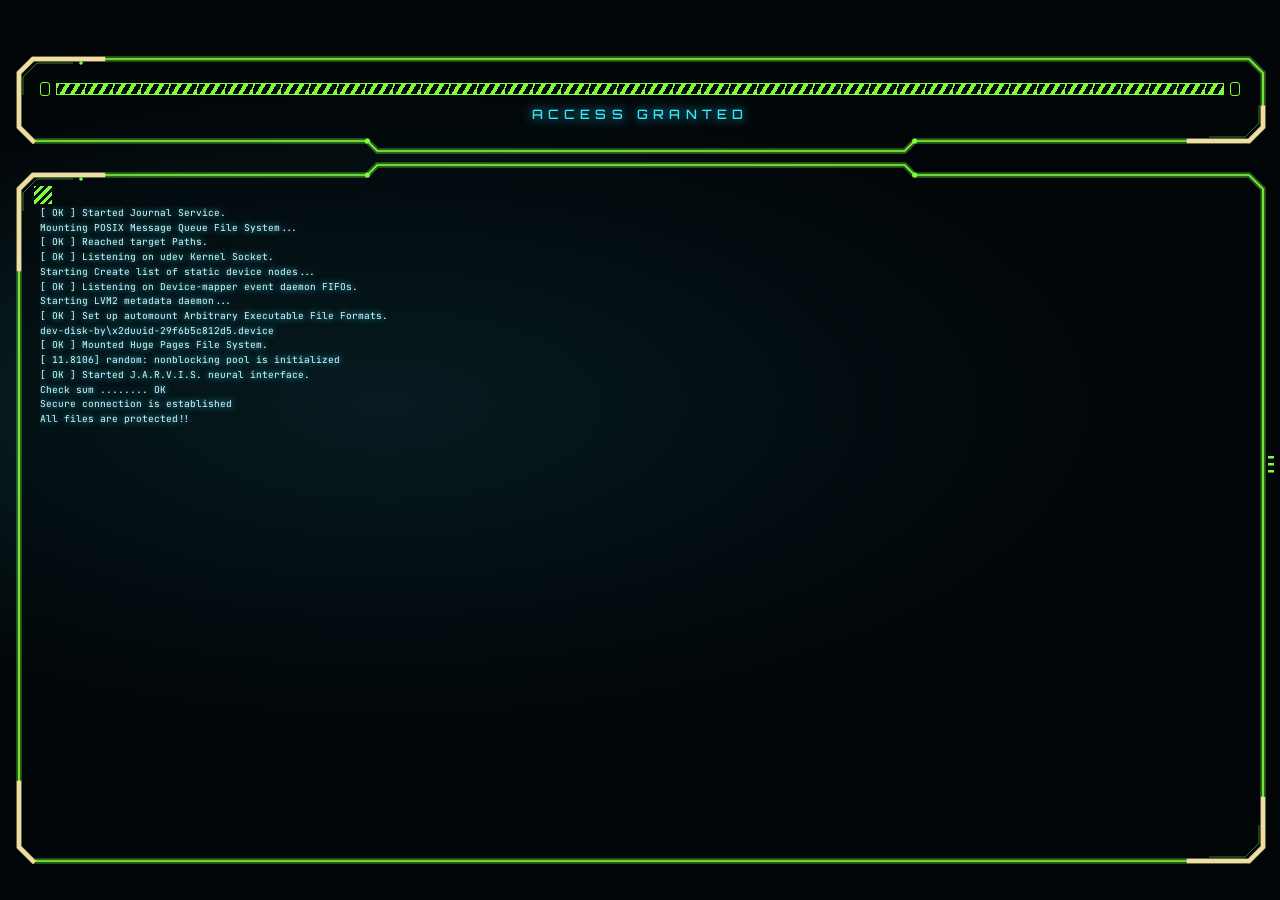
<file: webaura/index.html>
<!DOCTYPE html>
<html lang="es">
<head>
<meta charset="utf-8">
<meta name="viewport" content="width=device-width,initial-scale=1,maximum-scale=1,user-scalable=no,viewport-fit=cover">
<meta name="theme-color" content="#000000">
<meta name="mobile-web-app-capable" content="yes">
<title>Aura</title>
<link rel="manifest" href="manifest.webmanifest">
<link rel="icon" href="icon-192.png">
<style>
@font-face{font-family:'Barlow';font-weight:400;font-display:swap;src:url(fonts/barlow-latin-400-normal.woff2) format('woff2')}
@font-face{font-family:'Barlow';font-weight:500;font-display:swap;src:url(fonts/barlow-latin-500-normal.woff2) format('woff2')}
@font-face{font-family:'Barlow';font-weight:600;font-display:swap;src:url(fonts/barlow-latin-600-normal.woff2) format('woff2')}
@font-face{font-family:'Barlow';font-weight:700;font-display:swap;src:url(fonts/barlow-latin-700-normal.woff2) format('woff2')}
@font-face{font-family:'Barlow Condensed';font-weight:600;font-display:swap;src:url(fonts/barlow-condensed-latin-600-normal.woff2) format('woff2')}
@font-face{font-family:'Barlow Condensed';font-weight:700;font-display:swap;src:url(fonts/barlow-condensed-latin-700-normal.woff2) format('woff2')}
@font-face{font-family:'Barlow Condensed';font-weight:800;font-display:swap;src:url(fonts/barlow-condensed-latin-800-normal.woff2) format('woff2')}
@font-face{font-family:'JB';font-weight:400;font-display:swap;src:url(fonts/jetbrains-mono-latin-400-normal.woff2) format('woff2')}
@font-face{font-family:'JB';font-weight:600;font-display:swap;src:url(fonts/jetbrains-mono-latin-600-normal.woff2) format('woff2')}
:root{--acc:#22D3EE;--acc2:#3B82F6;--on:#fff;--bg:#0B0F16;--tile:#151B25;--ink:#EEF2F8;--mut:#8F99A9;--mono:JB,ui-monospace,monospace;--sat:28px;--sab:16px;--isz:58px;--eo:cubic-bezier(.2,.9,.25,1);--sp:cubic-bezier(.3,1.45,.5,1);--tx:0px;--ty:0px}
*{box-sizing:border-box;margin:0;padding:0;-webkit-tap-highlight-color:transparent}
html,body{height:100%;overflow:hidden;background:#000;font-family:Barlow,Roboto,system-ui,sans-serif;color:#fff;-webkit-user-select:none;user-select:none;touch-action:manipulation}
button{font:inherit;color:inherit;background:none;border:0;cursor:pointer}
input,select{font:inherit;-webkit-user-select:text;user-select:text}
.ic{width:22px;height:22px;flex:none}
img{-webkit-user-drag:none;user-drag:none}
@keyframes spin{to{transform:rotate(360deg)}}
@keyframes aUp{from{opacity:0;transform:translateY(16px)}to{opacity:1;transform:none}}
@keyframes fadeIn{from{opacity:0}to{opacity:1}}
@keyframes popIn{0%{opacity:0;transform:scale(.4)}70%{opacity:1;transform:scale(1.06)}100%{opacity:1;transform:none}}
@keyframes wig{0%{transform:rotate(-1.6deg)}50%{transform:rotate(1.6deg)}100%{transform:rotate(-1.6deg)}}

/* ===== fondo + inclinación ===== */
#wall{position:fixed;inset:-24px;z-index:0;background:#111 center/cover no-repeat;transform:translate3d(calc(var(--tx) * -1.6),calc(var(--ty) * -1.6),0) scale(1.04);transition:filter .45s,transform .12s linear;will-change:transform}
body.drawerOpen #wall{filter:blur(22px) brightness(.55) saturate(1.3)}
body.folderOpen #wall,body.editing #wall{filter:blur(8px) brightness(.7)}
#shade{position:fixed;inset:0;z-index:1;pointer-events:none;background:linear-gradient(180deg,rgba(0,0,0,.28),transparent 22%,transparent 62%,rgba(0,0,0,.42))}

/* ===== inicio ===== */
#home{position:fixed;inset:0;z-index:2;padding-top:calc(var(--sat) + 14px);display:flex;flex-direction:column;transition:opacity .35s,transform .45s var(--eo)}
body.drawerOpen #home{opacity:0;transform:scale(.92)}
body.editing #home{padding-top:calc(var(--sat) + 62px)}
body.folderOpen #home{opacity:.25;transform:scale(.97)}
#pager{position:relative;flex:1;min-height:0;overflow:hidden}
.page{position:absolute;inset:0;padding:0 20px;transform-origin:50% 50%;will-change:transform}
.wrow{display:grid;grid-template-columns:1fr 1fr;gap:16px;margin-bottom:22px}
.wbig{grid-column:1/3}
.grid{display:grid;grid-template-columns:repeat(var(--cols,4),1fr);gap:16px 6px}
.ai{display:flex;flex-direction:column;align-items:center;gap:6px;min-width:0;position:relative;touch-action:manipulation}
body.editing #home .ai{touch-action:none}
.ai .ic2{position:relative;width:var(--isz);height:var(--isz);border-radius:28%;transition:transform .25s var(--sp)}
.ai .ic2 img{position:relative;width:100%;height:100%;border-radius:26%;object-fit:cover;z-index:1;display:block}
.ai .ic2 .gl{position:absolute;inset:8%;border-radius:30%;background:var(--g,#888);filter:blur(13px);opacity:0;transform:translateY(6px) scale(1.05);transition:opacity .4s}
body.glow .ai .ic2 .gl{opacity:.85}
body.glow .ai .ic2::after{content:"";position:absolute;inset:0;border-radius:26%;z-index:2;pointer-events:none;box-shadow:inset 0 1px 0 rgba(255,255,255,.45),inset 0 0 0 1px rgba(255,255,255,.12)}
.ai small{font-size:11.5px;font-weight:600;max-width:100%;white-space:nowrap;overflow:hidden;text-overflow:ellipsis;text-shadow:0 1px 3px rgba(0,0,0,.65);transition:opacity .3s}
body.nolabels .ai small{opacity:0}
.ai:active .ic2,.ai.prs .ic2{transform:scale(.86)}
.ai.lch .ic2{animation:lch .5s ease-out}
@keyframes lch{0%{transform:scale(.9)}45%{transform:scale(1.25);opacity:.6}100%{transform:none;opacity:1}}
.ai .glyph{width:100%;height:100%;border-radius:26%;display:grid;place-items:center;background:linear-gradient(135deg,var(--acc),var(--acc2));position:relative;z-index:1}
.ai .glyph .ic{width:52%;height:52%;color:#fff}
/* carpeta */
.fold{width:100%;height:100%;border-radius:26%;background:rgba(255,255,255,.2);-webkit-backdrop-filter:blur(16px) saturate(1.4);backdrop-filter:blur(16px) saturate(1.4);display:grid;grid-template-columns:1fr 1fr;grid-template-rows:1fr 1fr;gap:8%;padding:14%;position:relative;z-index:1;box-shadow:inset 0 0 0 1px rgba(255,255,255,.25)}
.fold img,.fold .glyph{width:100%;height:100%;min-height:0;border-radius:24%;object-fit:cover}
/* edición */
body.editing .ai .ic2{animation:wig .28s linear infinite;animation-delay:calc(var(--k,0) * -37ms)}
.ai .rm{position:absolute;top:-6px;left:calc(50% - var(--isz) / 2 - 6px);width:22px;height:22px;border-radius:50%;background:rgba(40,40,40,.85);color:#fff;font-size:15px;line-height:22px;text-align:center;z-index:3;display:none;-webkit-backdrop-filter:blur(8px);backdrop-filter:blur(8px)}
body.editing .ai .rm{display:block}
.ai.drag{opacity:.25}
.ai.tgt .ic2{transform:scale(1.12);box-shadow:0 0 0 3px var(--acc),0 0 22px var(--acc);border-radius:28%}
#ghost{position:fixed;z-index:80;pointer-events:none;transform:translate(-50%,-50%) scale(1.15);filter:drop-shadow(0 12px 18px rgba(0,0,0,.5));display:none}
#editbar{position:fixed;left:0;right:0;top:0;z-index:20;display:flex;justify-content:space-between;align-items:center;padding:calc(var(--sat) + 8px) 16px 8px;transform:translateY(-120%);transition:transform .4s var(--eo)}
body.editing #editbar{transform:none}
#editbar button{padding:8px 16px;border-radius:18px;background:rgba(255,255,255,.18);-webkit-backdrop-filter:blur(14px);backdrop-filter:blur(14px);font-weight:700;font-size:14px}
#editbar #eDone{background:linear-gradient(135deg,var(--acc),var(--acc2))}
#editbar .mid{display:flex;gap:8px}
#editbar .mid button{width:38px;height:38px;padding:0;display:grid;place-items:center;border-radius:50%}
/* puntos de página, búsqueda, dock */
#dots{display:flex;justify-content:center;gap:7px;margin:4px 0 10px;flex:none}
#dots i{width:6px;height:6px;border-radius:3px;background:rgba(255,255,255,.45);transition:.3s}
#dots i.on{width:18px;background:#fff}
#dots i.fd{width:6px;background:none;border:1.5px solid rgba(255,255,255,.6)}
#srch{align-self:center;display:flex;align-items:center;gap:8px;height:34px;padding:0 6px 0 14px;border-radius:17px;margin-bottom:12px;flex:none;background:rgba(255,255,255,.18);-webkit-backdrop-filter:blur(18px) saturate(1.5);backdrop-filter:blur(18px) saturate(1.5);box-shadow:inset 0 0 0 1px rgba(255,255,255,.18);font-weight:600;font-size:13.5px}
#srch .ic{width:16px;height:16px}
#srch .orb{width:24px;height:24px;border-radius:50%;background:radial-gradient(circle at 35% 30%,#fff 0 12%,color-mix(in srgb,var(--acc2) 70%,#fff) 32%,var(--acc) 75%);box-shadow:0 0 12px var(--acc);position:relative}
#srch .orb::after{content:"";position:absolute;inset:-3px;border-radius:50%;border:1.3px dashed rgba(255,255,255,.75);animation:spin 8s linear infinite}
#dock{margin:0 12px calc(var(--sab) + 10px);padding:12px 10px;border-radius:32px;display:grid;grid-template-columns:repeat(var(--dn,4),1fr);gap:6px;flex:none;position:relative;min-height:calc(var(--isz) + 24px);
  background:rgba(255,255,255,.16);-webkit-backdrop-filter:blur(24px) saturate(1.6);backdrop-filter:blur(24px) saturate(1.6);box-shadow:inset 0 0 0 1px rgba(255,255,255,.2),0 10px 30px rgba(0,0,0,.25);overflow:hidden}
#dock::before{content:"";position:absolute;inset:0;border-radius:inherit;pointer-events:none;background:radial-gradient(60% 120% at calc(50% + var(--tx) * 6) -20%,rgba(255,255,255,.35),transparent 60%)}
#dock .ai small{display:none}
body.glow #dock{box-shadow:inset 0 0 0 1px rgba(255,255,255,.22),0 0 0 1px color-mix(in srgb,var(--acc) 30%,transparent),0 10px 40px color-mix(in srgb,var(--acc) 30%,transparent)}

/* ===== widgets ===== */
.wg{position:relative;border-radius:28px;aspect-ratio:1;overflow:hidden;display:flex;flex-direction:column;text-align:left;transition:transform .25s var(--sp)}
.wg:active{transform:scale(.96)}
.glass{background:rgba(255,255,255,.17);-webkit-backdrop-filter:blur(22px) saturate(1.6);backdrop-filter:blur(22px) saturate(1.6);box-shadow:inset 0 0 0 1px rgba(255,255,255,.2)}
.glass::before{content:"";position:absolute;inset:0;border-radius:inherit;pointer-events:none;background:radial-gradient(80% 60% at calc(30% + var(--tx) * 5) calc(0% + var(--ty) * 4),rgba(255,255,255,.28),transparent 60%)}
body.glow .wg.glass{box-shadow:inset 0 0 0 1px rgba(255,255,255,.22),0 8px 30px color-mix(in srgb,var(--acc) 22%,transparent)}
.wclock{background:#F3EEE7;color:#16130F;align-items:center;justify-content:center}
.wclock svg{position:absolute;inset:0;width:100%;height:100%}
.wclock b{font:800 52px/1 "Barlow Condensed",sans-serif;letter-spacing:-.01em;position:relative}
.wclock small{font:700 11px "Barlow Condensed",sans-serif;letter-spacing:.14em;text-transform:uppercase;opacity:.55;position:relative;margin-top:4px}
.wwx{padding:14px 15px}
.wwx .c{font-size:13px;font-weight:700;display:flex;align-items:center;gap:4px;text-shadow:0 1px 3px rgba(0,0,0,.3)}
.wwx .c .ic{width:12px;height:12px}
.wwx .t{display:flex;align-items:flex-start;justify-content:space-between;margin-top:2px}
.wwx .t b{font:300 40px/1 Barlow;letter-spacing:-.02em}
.wwx .t span{font-size:26px}
.wwx .l{font-size:11.5px;line-height:1.35;margin-top:auto;opacity:.92}
.wwx .l b{font-weight:700}
.wmu{aspect-ratio:auto;height:96px;flex-direction:row;align-items:center;gap:12px;padding:12px}
.wmu .art{width:72px;height:72px;border-radius:18px;background:rgba(255,255,255,.2) center/cover;flex:none;display:grid;place-items:center}
.wmu .tx{flex:1;min-width:0}
.wmu .tx small{font:600 9.5px var(--mono);letter-spacing:.2em;opacity:.7}
.wmu .tx b{display:block;font-size:16px;font-weight:700;white-space:nowrap;overflow:hidden;text-overflow:ellipsis}
.wmu .tx span{display:block;font-size:12.5px;opacity:.8;white-space:nowrap;overflow:hidden;text-overflow:ellipsis}
.wmu .ctl{display:flex;gap:4px}
.wmu .ctl button{width:36px;height:36px;border-radius:50%;display:grid;place-items:center}
.wmu .ctl .pp{background:#fff;color:#111}
.wmu .ctl .ic{width:18px;height:18px}
.wbat{align-items:center;justify-content:center}
.wbat svg{width:70%;height:70%}
.wbat .v{position:absolute;inset:0;display:flex;flex-direction:column;align-items:center;justify-content:center}
.wbat .v b{font:800 30px "Barlow Condensed",sans-serif}
.wbat .v small{font:600 9.5px var(--mono);letter-spacing:.16em;opacity:.75}
.wev{padding:15px}
.wev small{font:600 9.5px var(--mono);letter-spacing:.18em;opacity:.75}
.wev b{display:-webkit-box;-webkit-line-clamp:3;-webkit-box-orient:vertical;overflow:hidden;font:800 20px/1.1 "Barlow Condensed",sans-serif;margin-top:8px}
.wev span{margin-top:auto;font-size:12px;opacity:.9}
.wev .n{font:800 34px/1 "Barlow Condensed",sans-serif;background:linear-gradient(135deg,var(--acc),var(--acc2));-webkit-background-clip:text;background-clip:text;color:transparent}
.page.in .wg,.page.in .ai{animation:popIn .5s var(--sp) both;animation-delay:calc(var(--k,0) * 28ms)}

/* ===== cajón ===== */
#drawer{position:fixed;inset:0;z-index:30;display:flex;flex-direction:column;padding-top:calc(var(--sat) + 10px);transform:translateY(105%);transition:transform .46s var(--eo);will-change:transform}
body.drawerOpen #drawer{transform:none}
#drawer.drag{transition:none}
.dtop{padding:4px 18px 8px;flex:none}
.dsr{position:relative;display:flex;align-items:center;gap:10px}
.dsr input{flex:1;height:44px;border:0;border-radius:22px;background:rgba(255,255,255,.14);color:#fff;padding:0 16px 0 42px;font-size:15.5px;outline:none;box-shadow:inset 0 0 0 1px rgba(255,255,255,.14)}
.dsr input::placeholder{color:rgba(255,255,255,.6)}
#dsI{position:absolute;left:14px;top:13px;width:18px;height:18px;opacity:.7;pointer-events:none}#dsI .ic{width:18px;height:18px}
.dsr .orb{width:44px;height:44px;border-radius:50%;flex:none;background:radial-gradient(circle at 35% 30%,#fff 0 10%,color-mix(in srgb,var(--acc2) 70%,#fff) 30%,var(--acc) 75%);box-shadow:0 0 18px var(--acc)}
.dcnt{font:600 10px var(--mono);letter-spacing:.2em;opacity:.6;margin:12px 4px 0;text-transform:uppercase}
.dbody{flex:1;overflow-y:auto;padding:4px 26px calc(var(--sab) + 30px) 16px;position:relative;scrollbar-width:none;overscroll-behavior:contain}
.dbody::-webkit-scrollbar{display:none}
.lt{font:800 18px "Barlow Condensed",sans-serif;margin:16px 0 10px 4px;background:linear-gradient(135deg,var(--acc),var(--acc2));-webkit-background-clip:text;background-clip:text;color:transparent;width:max-content}
.dg{display:grid;grid-template-columns:repeat(4,1fr);gap:16px 6px}
.az{position:absolute;right:3px;top:50%;transform:translateY(-50%);display:flex;flex-direction:column;align-items:center;font:700 10px Barlow;color:rgba(255,255,255,.65);z-index:5;touch-action:none;padding:6px 2px}
.az span{padding:.6px 4px;line-height:1.28}
.azb{position:absolute;right:40px;top:45%;width:62px;height:62px;border-radius:20px;background:linear-gradient(135deg,var(--acc),var(--acc2));color:#fff;display:grid;place-items:center;font:800 32px "Barlow Condensed";opacity:0;transform:scale(.6);transition:.18s;pointer-events:none;z-index:6}
.azb.on{opacity:1;transform:none}
.hidb{display:block;margin:22px auto 0;font:600 11px var(--mono);letter-spacing:.14em;text-transform:uppercase;padding:9px 14px;border-radius:12px;background:rgba(255,255,255,.12)}
body.drawerOpen .dg .ai{animation:popIn .45s var(--sp) both}

/* ===== carpeta líquida ===== */
#folder{position:fixed;inset:0;z-index:40;pointer-events:none}
#folder.on{pointer-events:auto}
#folder .fbg{position:absolute;inset:0}
#fblob{position:fixed;background:rgba(255,255,255,.2);-webkit-backdrop-filter:blur(26px) saturate(1.6);backdrop-filter:blur(26px) saturate(1.6);box-shadow:inset 0 0 0 1px rgba(255,255,255,.25),0 20px 60px rgba(0,0,0,.35);opacity:0}
#fpanel{position:fixed;left:50%;top:50%;width:300px;transform:translate(-50%,-50%);opacity:0;transition:opacity .25s;pointer-events:none}
#folder.show #fpanel{opacity:1;pointer-events:auto;transition-delay:.18s}
#fpanel input{display:block;width:100%;background:none;border:0;outline:none;color:#fff;font:800 26px "Barlow Condensed",sans-serif;text-align:center;margin-bottom:16px;text-shadow:0 2px 8px rgba(0,0,0,.4)}
#fgrid{display:grid;grid-template-columns:repeat(3,1fr);gap:18px 8px;padding:20px 16px}

/* ===== hojas, menú ===== */
#scrim{position:fixed;inset:0;background:rgba(0,0,0,.45);opacity:0;pointer-events:none;transition:.3s;z-index:70}
body.sheetOpen #scrim{opacity:1;pointer-events:auto}
#sheet{position:fixed;left:8px;right:8px;bottom:calc(var(--sab) + 8px);max-height:84dvh;overflow-y:auto;background:rgba(22,24,30,.92);-webkit-backdrop-filter:blur(30px) saturate(1.5);backdrop-filter:blur(30px) saturate(1.5);color:#F2F4F8;border-radius:30px;z-index:71;transform:translateY(calc(100% + var(--sab) + 40px));visibility:hidden;transition:transform .42s var(--eo),visibility 0s .42s;padding:10px 18px 20px;box-shadow:0 20px 60px rgba(0,0,0,.5),inset 0 0 0 1px rgba(255,255,255,.08);scrollbar-width:none}
body.sheetOpen #sheet{transform:none;visibility:visible;transition:transform .42s var(--eo)}
.grab{width:40px;height:5px;border-radius:3px;background:rgba(255,255,255,.25);margin:0 auto 10px}
#sheet h3{font-size:17px;font-weight:700;text-align:center;margin:2px 0 14px;position:relative}
#sheet h3 .x{position:absolute;left:0;top:-4px;width:30px;height:30px;border-radius:50%;display:grid;place-items:center;opacity:.8}
#sheet h4{font:600 10px var(--mono);letter-spacing:.18em;color:#8F99A9;text-transform:uppercase;margin:18px 4px 8px}
.grp{background:rgba(255,255,255,.06);border-radius:18px;padding:2px 14px}
.row{display:flex;align-items:center;justify-content:space-between;gap:12px;padding:12px 0;font-size:15px;font-weight:600;border-bottom:1px solid rgba(255,255,255,.06)}
.row:last-child{border-bottom:0}
.row small{display:block;font-size:11.5px;font-weight:500;color:#8F99A9;margin-top:2px}
.row.link{color:color-mix(in srgb,var(--acc) 80%,#fff)}
.sw{width:50px;height:30px;border-radius:15px;background:rgba(255,255,255,.18);position:relative;flex:none;transition:.25s}
.sw::after{content:"";position:absolute;top:3px;left:3px;width:24px;height:24px;border-radius:50%;background:#fff;box-shadow:0 2px 5px rgba(0,0,0,.3);transition:.25s var(--sp)}
.sw.on{background:linear-gradient(135deg,var(--acc),var(--acc2))}.sw.on::after{left:23px}
.seg{display:flex;background:rgba(255,255,255,.08);border-radius:12px;padding:3px;gap:2px}
.seg button{padding:7px 11px;border-radius:9px;font-weight:700;font-size:12.5px;color:#C9D2DE}
.seg button.on{background:linear-gradient(135deg,var(--acc),var(--acc2));color:#fff}
.fld{display:block;margin:8px 0}
.fld span{display:block;font-size:11.5px;font-weight:600;color:#8F99A9;margin-bottom:4px}
.fld input,.fld select{width:100%;border:0;border-radius:12px;background:rgba(255,255,255,.08);padding:11px 12px;font-size:15px;color:#fff;outline:none}
.btn{display:inline-flex;align-items:center;justify-content:center;gap:8px;background:linear-gradient(135deg,var(--acc),var(--acc2));color:#fff;border-radius:14px;padding:12px 16px;font-weight:700;font-size:14px}
.btn.alt{background:rgba(255,255,255,.08);box-shadow:inset 0 0 0 1px rgba(255,255,255,.14)}
.btn .ic{width:18px;height:18px}
.walls{display:grid;grid-template-columns:repeat(4,1fr);gap:8px}
.walls button{aspect-ratio:9/16;border-radius:12px;background:#222 center/cover;position:relative;overflow:hidden;box-shadow:inset 0 0 0 1px rgba(255,255,255,.1)}
.walls button.on{box-shadow:0 0 0 2.5px #fff,0 0 16px var(--acc)}
.walls button span{position:absolute;left:0;right:0;bottom:0;padding:14px 4px 5px;font-size:10px;font-weight:700;background:linear-gradient(transparent,rgba(0,0,0,.7))}
.pal{display:flex;flex-wrap:wrap;gap:12px;padding:6px 2px}
.pal button{width:32px;height:32px;border-radius:50%;background:var(--c)}
.pal button.on{box-shadow:0 0 0 3px #16181e,0 0 0 5px var(--cr),0 0 14px var(--cr)}
.song,.hrow{display:flex;align-items:center;gap:10px;padding:8px 0}
.song .th{width:40px;height:40px;flex:none}.song .th img{width:100%;height:100%;border-radius:10px}
.song .tx{flex:1;min-width:0}.song b{display:block;font-size:14px}.song small{font-size:11px;color:#8F99A9}
.pick{display:grid;grid-template-columns:repeat(4,1fr);gap:14px 6px}
.empty{text-align:center;color:#8F99A9;font-size:13px;padding:16px}
#ctx{position:fixed;inset:0;z-index:50;pointer-events:none}
#ctx .cbg{position:absolute;inset:0;background:rgba(0,0,0,.35);-webkit-backdrop-filter:blur(10px);backdrop-filter:blur(10px);opacity:0;transition:opacity .25s}
#ctx.on{pointer-events:auto}#ctx.on .cbg{opacity:1}
#ctx .clone{position:fixed;margin:0;transition:transform .35s var(--sp);z-index:2;pointer-events:none}
#ctx.on .clone{transform:scale(1.1)}
.cm{position:fixed;width:256px;max-height:66dvh;overflow-y:auto;background:rgba(28,30,36,.9);-webkit-backdrop-filter:blur(30px) saturate(1.5);backdrop-filter:blur(30px) saturate(1.5);border-radius:20px;box-shadow:0 18px 50px rgba(0,0,0,.45),inset 0 0 0 1px rgba(255,255,255,.08);padding:6px;opacity:0;transform:scale(.55);transition:transform .38s var(--sp),opacity .2s;z-index:3;scrollbar-width:none}
#ctx.on .cm{opacity:1;transform:none}
.cmh{display:flex;align-items:center;gap:10px;padding:8px 10px 10px;border-bottom:1px solid rgba(255,255,255,.08)}
.cmh img{width:38px;height:38px;border-radius:10px}
.cmh b{display:block;font-size:15px}.cmh small{font-size:11px;color:#8F99A9}
.cmr{display:flex;align-items:center;gap:12px;width:100%;padding:10px 12px;border-radius:12px;font-size:14.5px;text-align:left;color:#F2F4F8}
.cmr:active{background:rgba(255,255,255,.08)}
.cmr .ic,.cmr img{width:19px;height:19px;flex:none;border-radius:5px}
.cmr.red{color:#ff6b72}
.cms{height:1px;background:rgba(255,255,255,.08);margin:4px 8px}
#toast{position:fixed;left:50%;bottom:calc(var(--sab) + 120px);transform:translate(-50%,20px);background:rgba(20,22,28,.92);color:#fff;padding:10px 16px;border-radius:14px;font-size:13px;opacity:0;pointer-events:none;transition:.3s;z-index:90;max-width:86vw;text-align:center;-webkit-backdrop-filter:blur(12px);backdrop-filter:blur(12px)}
#toast.on{opacity:1;transform:translate(-50%,0)}
.spin{animation:spin 1s linear infinite}
/* ===================== HOLO: cristal + 3D holográfico ===================== */
@font-face{font-family:'Orbitron';font-weight:500;font-display:swap;src:url(fonts/orbitron-latin-500-normal.woff2) format('woff2')}
@font-face{font-family:'Orbitron';font-weight:700;font-display:swap;src:url(fonts/orbitron-latin-700-normal.woff2) format('woff2')}
@font-face{font-family:'Orbitron';font-weight:900;font-display:swap;src:url(fonts/orbitron-latin-900-normal.woff2) format('woff2')}
@property --ang{syntax:'<angle>';inherits:false;initial-value:0deg}
@keyframes holoSpin{to{--ang:360deg}}
@keyframes floatY{0%,100%{transform:translateY(0)}50%{transform:translateY(-5px)}}
@keyframes scan{0%{transform:translateY(-100%)}100%{transform:translateY(100%)}}
@keyframes gridRun{from{transform:translate3d(0,0,0)}to{transform:translate3d(0,40px,0)}}
@keyframes part{0%{transform:translate3d(0,0,0);opacity:0}15%{opacity:var(--o)}85%{opacity:var(--o)}100%{transform:translate3d(var(--dx),-55vh,0);opacity:0}}
@keyframes eq{0%,100%{transform:scaleY(.25)}50%{transform:scaleY(1)}}
@keyframes flipIn{from{opacity:0;transform:perspective(500px) rotateX(-70deg) translateY(20px)}to{opacity:1;transform:none}}
@keyframes holoIn{0%{opacity:0;transform:perspective(700px) rotateX(25deg) translateZ(-120px);filter:blur(6px)}60%{opacity:1;filter:none}100%{opacity:1;transform:none}}
@keyframes flick{0%,100%{opacity:1}92%{opacity:1}94%{opacity:.55}96%{opacity:1}}
:root{--h1:#00F0FF;--h2:#FF2BD6;--h3:#7B5CFF;--h4:#B6FF3B;--h5:#FFB86B;--nx:0;--ny:0;
  --iri:conic-gradient(from var(--ang),#00F0FF,#7B5CFF,#FF2BD6,#FFB86B,#B6FF3B,#00F0FF);
  --hf:Orbitron,"Barlow Condensed",sans-serif}

/* capas de ambiente */
#floor{position:fixed;left:-30%;right:-30%;bottom:-6%;height:42%;z-index:1;pointer-events:none;perspective:340px;perspective-origin:50% 0;opacity:.75;
  -webkit-mask:linear-gradient(transparent,#000 35%,#000 70%,transparent);mask:linear-gradient(transparent,#000 35%,#000 70%,transparent);
  transform:translate3d(calc(var(--nx) * -14px),0,0)}
#floor i{position:absolute;left:0;right:0;top:-40px;bottom:-40px;transform-origin:50% 0;transform:rotateX(64deg)}
#floor i::before{content:"";position:absolute;inset:0;background:
  linear-gradient(color-mix(in srgb,var(--acc) 70%,transparent) 1.2px,transparent 1.2px) 0 0/40px 40px,
  linear-gradient(90deg,color-mix(in srgb,var(--acc2) 65%,transparent) 1.2px,transparent 1.2px) 0 0/40px 40px;animation:gridRun 2.6s linear infinite;
  filter:drop-shadow(0 0 3px var(--acc))}
body.nohfx #floor i::before{animation:none}
body.drawerOpen #floor,body.folderOpen #floor{opacity:.25}
#parts{position:fixed;inset:0;z-index:1;pointer-events:none;overflow:hidden}
#parts b{position:absolute;bottom:-10px;width:var(--s);height:var(--s);border-radius:50%;background:var(--c);box-shadow:0 0 8px var(--c),0 0 2px #fff;animation:part var(--t) linear infinite;animation-delay:var(--d)}
body.nohfx #parts{display:none}
#shade{background:radial-gradient(120% 60% at 50% 0%,transparent 40%,rgba(0,0,0,.35)),linear-gradient(180deg,rgba(0,0,0,.3),transparent 18%,transparent 70%,rgba(0,0,0,.45))}

/* cristal holográfico base */
.glass,.holo{position:relative;background:linear-gradient(140deg,rgba(255,255,255,.16),rgba(255,255,255,.04) 45%,rgba(120,90,255,.08));
  -webkit-backdrop-filter:blur(22px) saturate(1.9) brightness(1.05);backdrop-filter:blur(22px) saturate(1.9) brightness(1.05);
  box-shadow:inset 0 1px 0 rgba(255,255,255,.35),inset 0 -1px 0 rgba(255,255,255,.06),0 18px 40px -12px rgba(0,0,0,.55),0 0 30px -8px color-mix(in srgb,var(--acc) 45%,transparent)}
.glass::after,.holo::after{content:"";position:absolute;inset:0;border-radius:inherit;padding:1.4px;pointer-events:none;background:var(--iri);opacity:.9;
  -webkit-mask:linear-gradient(#000 0 0) content-box,linear-gradient(#000 0 0);-webkit-mask-composite:xor;mask:linear-gradient(#000 0 0) content-box exclude,linear-gradient(#000 0 0)}
.glass::before{content:"";position:absolute;inset:0;border-radius:inherit;pointer-events:none;mix-blend-mode:overlay;opacity:.42;
  background:linear-gradient(115deg,transparent 22%,rgba(0,240,255,.55) 36%,rgba(255,43,214,.5) 46%,rgba(255,255,255,.75) 50%,rgba(182,255,59,.45) 56%,transparent 70%) no-repeat;
  background-size:260% 260%;background-position:calc(50% + var(--nx) * 40% + (var(--px,.5) - .5) * 90%) calc(50% + var(--ny) * 40% + (var(--py,.5) - .5) * 90%)}

/* widgets 3D */
#pager{perspective:1100px}
.wrow{gap:14px}
.wg{border-radius:30px;transform-style:flat;--s:1;
  transform:rotateX(calc(var(--ny) * -7deg + var(--ly,0) * -12deg)) rotateY(calc(var(--nx) * 9deg + var(--lx,0) * 14deg)) scale(var(--s));transition:transform .35s var(--sp)}
.wg.tch{transition:transform .08s linear}
.wg:active{transform:rotateX(calc(var(--ny) * -7deg + var(--ly,0) * -12deg)) rotateY(calc(var(--nx) * 9deg + var(--lx,0) * 14deg)) scale(.965)}
.wg .dz{transform:translate3d(calc(var(--nx) * 5px + var(--lx,0) * 6px),calc(var(--ny) * 5px + var(--ly,0) * 6px),0);transition:transform .2s}
.hn{font-family:var(--hf);font-weight:900;letter-spacing:.02em;background:linear-gradient(180deg,#fff 0%,#E8F6FF 38%,color-mix(in srgb,var(--acc) 80%,#fff) 62%,var(--acc2) 100%);-webkit-background-clip:text;background-clip:text;color:transparent;
  filter:drop-shadow(0 0 10px color-mix(in srgb,var(--acc) 65%,transparent)) drop-shadow(0 2px 0 rgba(0,0,0,.35))}
.lab{font:500 9.5px var(--hf);letter-spacing:.24em;text-transform:uppercase;color:color-mix(in srgb,var(--acc) 55%,#fff);opacity:.9}

/* reloj holográfico */
.wclock{color:#fff;background:linear-gradient(150deg,rgba(20,14,50,.55),rgba(8,6,24,.35));align-items:center;justify-content:center;overflow:hidden}
.wclock .rings{position:absolute;inset:14% 10% 30%;opacity:.8;perspective:260px;pointer-events:none}
.wclock .rings i{position:absolute;inset:8%;border-radius:50%;border:1.6px solid color-mix(in srgb,var(--acc) 75%,transparent);box-shadow:0 0 12px var(--acc),inset 0 0 12px color-mix(in srgb,var(--acc) 50%,transparent);
  animation:ringA 9s linear infinite}
.wclock .rings i:nth-child(2){inset:16%;border-color:color-mix(in srgb,var(--acc2) 80%,transparent);box-shadow:0 0 12px var(--acc2);border-style:dashed;animation:ringB 4.5s linear infinite}
.wclock .rings i:nth-child(3){inset:24%;border-width:1px;border-color:rgba(255,255,255,.4);box-shadow:none;animation:ringC 3s linear infinite}
.wclock svg{position:absolute;inset:0;width:100%;height:100%}
.wclock b{font-size:40px;line-height:1;position:relative;animation:flick 7s infinite}
.wclock small{position:relative;margin-top:10px;text-shadow:0 0 6px rgba(0,0,0,.9)}
.wclock .scan{position:absolute;inset:0;overflow:hidden;border-radius:inherit;pointer-events:none;z-index:0}
.wclock .scan::before{content:"";position:absolute;left:0;right:0;height:40%;background:linear-gradient(transparent,color-mix(in srgb,var(--acc) 22%,transparent),transparent);animation:scan 3.6s linear infinite}
.wclock .scan::after{content:"";position:absolute;inset:0;background:repeating-linear-gradient(0deg,rgba(255,255,255,.05) 0 1px,transparent 1px 3px)}
body.nohfx .wclock .scan::before{animation:none;display:none}

/* clima */
.wwx .c{font:700 12px var(--hf);letter-spacing:.06em}
.wwx .t b{font-size:38px}
.wwx .t span{font-size:30px;animation:floatY 4s ease-in-out infinite;filter:drop-shadow(0 6px 8px rgba(0,0,0,.4)) drop-shadow(0 0 12px color-mix(in srgb,var(--acc) 60%,transparent))}
.wwx .l{font-size:11px}
.wwx .l b{font:700 11px var(--hf);letter-spacing:.05em;color:color-mix(in srgb,var(--acc) 50%,#fff)}

/* música */
.wmu{height:104px}
.wmu .art{position:relative;border-radius:20px;box-shadow:0 0 0 1.5px rgba(255,255,255,.25),0 10px 22px rgba(0,0,0,.45),0 0 20px color-mix(in srgb,var(--acc) 40%,transparent)}
.wmu .art::after{content:"";position:absolute;inset:-5px;border-radius:24px;padding:1.5px;background:var(--iri);-webkit-mask:linear-gradient(#000 0 0) content-box,linear-gradient(#000 0 0);-webkit-mask-composite:xor;mask:linear-gradient(#000 0 0) content-box exclude,linear-gradient(#000 0 0)}
.wmu .tx b{font-weight:700}
.wmu .eq{display:inline-flex;gap:2px;align-items:flex-end;height:10px;margin-left:6px;vertical-align:-1px}
.wmu .eq i{width:2.5px;height:100%;background:var(--acc);border-radius:2px;transform-origin:bottom;animation:eq .9s ease-in-out infinite}
.wmu .eq i:nth-child(2){animation-delay:-.3s;background:var(--acc2)}.wmu .eq i:nth-child(3){animation-delay:-.6s}
.wmu .ctl .pp{background:var(--iri);color:#05040f;box-shadow:0 0 16px color-mix(in srgb,var(--acc) 70%,transparent)}

/* batería / evento */
.wbat .v b{font-size:24px}
.wbat svg{filter:drop-shadow(0 0 6px var(--acc))}
.wev b{font-family:Barlow;font-weight:700;font-size:18px;line-height:1.15}
.wev .n{font-family:var(--hf);font-size:30px}

/* íconos: placa de cristal + brillo + 3D */
.grid{gap:18px 6px}
.ai .ic2{transform:rotateX(calc(var(--ny) * -10deg)) rotateY(calc(var(--nx) * 12deg));transition:transform .3s var(--sp)}
.ai:active .ic2,.ai.prs .ic2{transform:translateY(2px) scale(.86)}
.ai .ic2 img,.ai .ic2 .glyph{box-shadow:0 0 0 1px rgba(255,255,255,.22),0 8px 16px -4px rgba(0,0,0,.55)}
.ai .ic2::after{content:"";position:absolute;inset:0;border-radius:26%;z-index:2;pointer-events:none;mix-blend-mode:overlay;
  background:linear-gradient(125deg,rgba(255,255,255,.6) 0%,rgba(255,255,255,0) 38%,rgba(0,240,255,.35) 55%,rgba(255,43,214,.35) 70%,rgba(255,255,255,0) 85%);
  background-size:220% 220%;background-position:calc(50% + var(--nx) * 50%) calc(50% + var(--ny) * 50%);opacity:.45}
body.glow .ai .ic2::after{box-shadow:none}
.ai .ic2::before{content:"";position:absolute;left:12%;right:12%;bottom:-9px;height:8px;border-radius:50%;background:radial-gradient(closest-side,color-mix(in srgb,var(--g,var(--acc)) 70%,transparent),transparent);filter:blur(2px);opacity:.8}
.ai small{font-weight:600;letter-spacing:.01em;text-shadow:0 0 8px rgba(0,0,0,.8),0 1px 2px rgba(0,0,0,.9)}
.ai .glyph{background:linear-gradient(140deg,color-mix(in srgb,var(--acc) 85%,#fff),var(--acc2))}

/* carpeta */
.fold{background:linear-gradient(140deg,rgba(255,255,255,.22),rgba(255,255,255,.06));box-shadow:inset 0 1px 0 rgba(255,255,255,.4)}
.fold::after{content:"";position:absolute;inset:0;border-radius:inherit;padding:1.2px;background:var(--iri);-webkit-mask:linear-gradient(#000 0 0) content-box,linear-gradient(#000 0 0);-webkit-mask-composite:xor;mask:linear-gradient(#000 0 0) content-box exclude,linear-gradient(#000 0 0)}
#fblob{background:linear-gradient(140deg,rgba(255,255,255,.18),rgba(120,90,255,.1))}
#fblob::after{content:"";position:absolute;inset:0;border-radius:inherit;padding:1.5px;background:var(--iri);-webkit-mask:linear-gradient(#000 0 0) content-box,linear-gradient(#000 0 0);-webkit-mask-composite:xor;mask:linear-gradient(#000 0 0) content-box exclude,linear-gradient(#000 0 0)}
#fpanel input{font:900 22px var(--hf);letter-spacing:.06em}

/* puntos, búsqueda, dock */
#dots i{height:4px;border-radius:2px;background:rgba(255,255,255,.35)}
#dots i.on{width:22px;background:var(--iri);box-shadow:0 0 10px var(--acc)}
#srch{height:38px;border-radius:19px;padding:0 6px 0 16px;font:500 12px var(--hf);letter-spacing:.14em;text-transform:uppercase}
#srch .orb{width:28px;height:28px;background:radial-gradient(circle at 35% 30%,#fff 0 10%,transparent 34%),var(--iri);box-shadow:0 0 14px var(--acc),0 0 26px var(--acc2)}
#dock{border-radius:34px;padding:12px 12px 14px;overflow:visible;background:linear-gradient(180deg,rgba(255,255,255,.18),rgba(255,255,255,.05));}
#dock::before{background:linear-gradient(90deg,transparent,color-mix(in srgb,var(--acc) 90%,#fff),transparent) top/70% 1.5px no-repeat;filter:drop-shadow(0 0 6px var(--acc));border-radius:inherit}
#dock .ai .ic2{-webkit-box-reflect:below 8px linear-gradient(transparent 55%,rgba(255,255,255,.22))}
#dock .ai .ic2::before{display:none}
#dockpad{position:fixed;left:10%;right:10%;bottom:calc(var(--sab) - 18px);height:40px;z-index:2;pointer-events:none;border-radius:50%;
  background:radial-gradient(closest-side,color-mix(in srgb,var(--acc) 55%,transparent),color-mix(in srgb,var(--acc2) 25%,transparent) 60%,transparent);filter:blur(6px);opacity:.8;transition:opacity .3s}
body.drawerOpen #dockpad,body.folderOpen #dockpad{opacity:0}

/* edición */
#editbar button{font:700 12px var(--hf);letter-spacing:.1em;text-transform:uppercase;background:rgba(255,255,255,.12);box-shadow:inset 0 0 0 1px rgba(255,255,255,.25)}
#editbar #eDone{background:var(--iri);color:#05040f}
.ai .rm{background:rgba(10,10,25,.75);box-shadow:0 0 0 1px var(--acc),0 0 10px var(--acc)}

/* cajón */
#drawer{background:linear-gradient(180deg,rgba(6,4,20,.55),rgba(6,4,20,.8))}
#drawer::before{content:"";position:absolute;inset:0;pointer-events:none;background:repeating-linear-gradient(0deg,rgba(255,255,255,.025) 0 1px,transparent 1px 4px)}
.dsr input{border-radius:16px;background:rgba(255,255,255,.08);box-shadow:inset 0 0 0 1px color-mix(in srgb,var(--acc) 45%,transparent),0 0 18px -6px var(--acc);font-weight:600}
.dsr .orb{border-radius:16px;background:radial-gradient(circle at 35% 30%,#fff 0 8%,transparent 30%),var(--iri)}
.dcnt{font-family:var(--hf);color:color-mix(in srgb,var(--acc) 60%,#fff)}
.lt{font:900 16px var(--hf);background:var(--iri);-webkit-background-clip:text;background-clip:text;display:flex;align-items:center;gap:10px;width:auto}
.lt::after{content:"";flex:1;height:1px;background:linear-gradient(90deg,color-mix(in srgb,var(--acc) 60%,transparent),transparent)}
body.drawerOpen .dg:nth-of-type(-n+4) .ai{animation:flipIn .4s var(--sp) both}
.azb{border-radius:18px;background:rgba(10,8,30,.6);-webkit-backdrop-filter:blur(12px);backdrop-filter:blur(12px);font-family:var(--hf);box-shadow:inset 0 0 0 1.5px var(--acc),0 0 22px var(--acc)}
.az{font-family:var(--hf);font-size:8.5px}

/* hojas y menú */
#sheet,.cm{background:linear-gradient(160deg,rgba(28,24,52,.9),rgba(10,8,22,.94))}
#sheet::after,.cm::after{content:"";position:absolute;inset:0;border-radius:inherit;padding:1.3px;pointer-events:none;background:var(--iri);opacity:.75;-webkit-mask:linear-gradient(#000 0 0) content-box,linear-gradient(#000 0 0);-webkit-mask-composite:xor;mask:linear-gradient(#000 0 0) content-box exclude,linear-gradient(#000 0 0)}
#sheet h3{font:700 15px var(--hf);letter-spacing:.06em}
#sheet h4{font-family:var(--hf);color:color-mix(in srgb,var(--acc) 60%,#fff)}
.grp{background:rgba(255,255,255,.05);box-shadow:inset 0 0 0 1px rgba(255,255,255,.06)}
.sw.on,.seg button.on,.btn{background:linear-gradient(120deg,var(--acc),var(--acc2));box-shadow:0 0 14px -2px var(--acc)}
.cmh b{font-family:var(--hf);font-size:13px;letter-spacing:.04em}
.page.in .wg{animation:holoIn .7s var(--eo) both;animation-delay:calc(var(--k,0) * 60ms)}
.page.in .ai{animation:flipIn .55s var(--sp) both;animation-delay:calc(120ms + var(--k,0) * 26ms)}
#toast{font-family:Barlow;box-shadow:inset 0 0 0 1px color-mix(in srgb,var(--acc) 50%,transparent),0 0 20px -4px var(--acc)}

/* rendimiento: cada borde iridiscente anima su propio ángulo (nada heredado en la raíz) */
@keyframes ringA{from{transform:rotateX(72deg) rotateZ(0)}to{transform:rotateX(72deg) rotateZ(360deg)}}
@keyframes ringB{from{transform:rotateY(70deg) rotateZ(0)}to{transform:rotateY(70deg) rotateZ(-360deg)}}
@keyframes ringC{from{transform:rotateX(60deg) rotateY(40deg) rotateZ(0)}to{transform:rotateX(60deg) rotateY(40deg) rotateZ(360deg)}}
.glass::after,.holo::after,.fold::after,#fblob::after,.wmu .art::after,body.sheetOpen #sheet::after,#ctx.on .cm::after,#dots i.on,#srch .orb,.dsr .orb,#editbar #eDone,.wmu .ctl .pp{
  --iri:conic-gradient(from var(--ang),#00F0FF,#7B5CFF,#FF2BD6,#FFB86B,#B6FF3B,#00F0FF)}
.glass::after,.holo::after,.fold::after,#fblob::after,.wmu .art::after,body.sheetOpen #sheet::after,#ctx.on .cm::after{animation:holoSpin 9s linear infinite}
body.nohfx .glass::after,body.nohfx .holo::after,body.nohfx .fold::after,body.nohfx .wmu .art::after,body.hud #sheet::after,body.hud .cm::after{animation:none}
body.nohfx .wclock .rings i{animation:none}

/* rendimiento (Holo): menos desenfoque, giro iridiscente a 12 fps, rejilla sin filtro */
.glass,.holo{-webkit-backdrop-filter:blur(14px);backdrop-filter:blur(14px)}
#dock{-webkit-backdrop-filter:blur(14px);backdrop-filter:blur(14px)}
.glass::after,.holo::after,.fold::after,#fblob::after,.wmu .art::after,body.sheetOpen #sheet::after,#ctx.on .cm::after{animation:holoSpin 9s steps(108) infinite}
#floor i::before{filter:none}
.glass::before{will-change:auto}
body.drawerOpen #wall{filter:brightness(.42)}
#wall{transition:filter .25s,transform .12s linear}
#drawer{background:linear-gradient(180deg,rgba(6,4,20,.72),rgba(6,4,20,.9))}
.wg{transform:rotateX(calc(var(--ly,0) * -12deg)) rotateY(calc(var(--lx,0) * 14deg)) scale(var(--s))}
.wg:active{transform:rotateX(calc(var(--ly,0) * -12deg)) rotateY(calc(var(--lx,0) * 14deg)) scale(.965)}
body.pmove .glass,body.pmove .holo,body.pmove #dock{-webkit-backdrop-filter:none;backdrop-filter:none;background:linear-gradient(140deg,rgba(60,50,110,.6),rgba(25,20,55,.55))}

/* ===================== HACKER HUD ===================== */
@keyframes capOn{0%,100%{opacity:1}50%{opacity:.35}}
@keyframes capRun{0%{box-shadow:0 0 4px var(--tl)}50%{box-shadow:0 0 18px var(--tl),0 0 30px var(--tl);background:color-mix(in srgb,var(--tl) 55%,transparent)}100%{box-shadow:0 0 4px var(--tl)}}
@keyframes sweep{0%{transform:translateY(0)}100%{transform:translateY(calc(var(--rows,5) * 17px - 17px))}}
@keyframes hzRun{to{background-position:28px 0}}
@keyframes glitch{0%,100%{transform:none;text-shadow:0 0 10px var(--pk)}91%{transform:none}92%{transform:translateX(-3px) skewX(-8deg);text-shadow:3px 0 var(--tl),-3px 0 var(--pk)}94%{transform:translateX(2px)}96%{transform:none}}
@keyframes pulse{0%{transform:scale(.4);opacity:1}100%{transform:scale(2.6);opacity:0}}
@keyframes rot{to{transform:rotate(360deg)}}
@keyframes segRun{0%,100%{opacity:.25}50%{opacity:1}}
@keyframes bootIn{from{opacity:0;transform:scale(.96)}to{opacity:1;transform:none}}
body.hud{--fr:#7CFF3A;--tl:#35E7FF;--bl:#3D6FE0;--pk:#FF3B4E;--hbg:rgba(0,0,0,.62)}
body.hud #floor,body.hud #parts,body.hud #dockpad,body.hud #srch{display:none}
body.hud #shade{background:repeating-linear-gradient(0deg,rgba(0,0,0,.14) 0 1px,transparent 1px 3px),linear-gradient(180deg,rgba(0,0,0,.35),transparent 15%,transparent 80%,rgba(0,0,0,.5))}
body.hud #home{padding-top:calc(var(--sat) + 6px)}
body.hud .page{padding:0 16px 0 12px;overflow:hidden}
.hrow{margin-bottom:10px}
.hf{position:relative}
.hf>svg.fr{position:absolute;left:-1px;top:-1px;overflow:visible;pointer-events:none;z-index:0}
.hf>svg.fr .bd{fill:var(--hbg);stroke:var(--fr);stroke-width:6;stroke-opacity:.18}
.hf>svg.fr .ln{fill:none;stroke:var(--fr);stroke-width:1.7;stroke-linejoin:round}
body.hud:not(.noshadow) .hf>svg.fr .gl{fill:none;stroke:var(--fr);stroke-width:5;opacity:.22}
.hf>svg.fr .ac{fill:none;stroke:var(--fr);stroke-width:1;opacity:.45}
.hf>svg.fr .tk{stroke:var(--fr);stroke-width:2.4}
.hf>svg.fr .dt circle{fill:var(--fr)}
.hf>*:not(svg){position:relative;z-index:1}
.hp{display:block;width:100%;text-align:left;color:#FFE9DA;padding:14px 16px}
.hl{font:700 8.5px Orbitron,sans-serif;letter-spacing:.2em;color:var(--fr);text-transform:uppercase}
.hl.r{margin-left:auto}
.tl{position:absolute!important;left:18px;top:16px}.tr2{position:absolute!important;right:18px;top:16px}
.xx{color:var(--pk);font-size:11px}
.haz{display:inline-block;width:18px;height:18px;background:repeating-linear-gradient(-45deg,var(--fr) 0 3px,transparent 3px 6px);flex:none}
.stark{position:absolute!important;right:-12px;top:64%;transform:rotate(90deg) translateX(50%);transform-origin:right top;font:700 7.5px Orbitron;letter-spacing:.3em;color:var(--fr);opacity:.85;white-space:nowrap}
/* mapa */
.hmap{height:182px;padding:28px 14px 8px}
.hmc{display:flex;gap:6px;align-items:stretch;height:122px}
.hwx{width:96px;flex:none;display:flex;flex-direction:column;gap:2px}
.hwx .ht{font:900 20px Orbitron;color:var(--pk);text-shadow:0 0 10px var(--pk)}
.hwx .hi{font-size:16px;filter:drop-shadow(0 0 6px var(--fr))}
.hwx small{font:600 9px Barlow;color:#FFD6BF;display:flex;justify-content:space-between}
.hwx small em{font-style:normal;color:var(--tl)}
.hwx .bar{display:block;height:3px;background:rgba(255,255,255,.12);margin-bottom:3px}.hwx .bar u{display:block;height:100%;background:var(--pk);box-shadow:0 0 6px var(--pk)}
.hwx .sid{display:block;font:500 7.5px var(--mono);color:#FFB892;margin-top:auto;line-height:1.5;white-space:nowrap;overflow:hidden}
.wmap{flex:1;min-width:0;height:100%}
.wmap>path{fill:var(--fr);opacity:.9;filter:drop-shadow(0 0 2px var(--fr))}
.wmap .pin circle{fill:none;stroke:var(--pk);stroke-width:1.2}.wmap .pin .p3{fill:var(--pk)}.wmap .pin path{stroke:var(--pk);stroke-width:1}
.wmap .pin .p1{animation:pulse 2s ease-out infinite;transform-box:fill-box;transform-origin:center}
.hside{width:26px;flex:none;display:flex;flex-direction:column;gap:5px;align-items:flex-end;padding-top:6px}
.hside i{width:22px;height:9px;border:1px solid var(--fr);box-shadow:inset 0 0 0 2px #000,inset 0 0 0 6px color-mix(in srgb,var(--fr) 45%,transparent)}
.hside small{margin-top:auto;font:700 6px Orbitron;color:var(--fr);writing-mode:vertical-rl;letter-spacing:.2em}
.comp{display:flex;justify-content:center;gap:16px;font:700 10px Orbitron;color:var(--fr);margin-top:4px}.comp b{color:#fff;text-shadow:0 0 8px var(--fr)}
/* energía */
.hpow{padding:16px 18px 14px}
.hh{display:flex;align-items:center;gap:10px}
.caps{display:flex;align-items:center;gap:8px;width:100%;margin:10px 0 8px}
.plug{font:700 13px Orbitron;color:var(--tl);text-shadow:0 0 8px var(--tl)}
.cc{flex:1;display:flex;justify-content:space-between;gap:4px}
.cc i{flex:1;height:46px;border-radius:9px;border:1.6px solid color-mix(in srgb,var(--tl) 50%,transparent);position:relative;background:rgba(53,231,255,.04)}
.cc i::after{content:"";position:absolute;inset:6px 5px;border-radius:5px;border:1px solid color-mix(in srgb,var(--tl) 30%,transparent)}
.cc i.on{border-color:var(--tl);box-shadow:0 0 10px var(--tl),inset 0 0 10px color-mix(in srgb,var(--tl) 60%,transparent);background:color-mix(in srgb,var(--tl) 18%,transparent)}
.cc i.on::after{border-color:color-mix(in srgb,#fff 70%,var(--tl));box-shadow:0 0 6px var(--tl)}
.cc.chg i.on{animation:capRun 1.6s ease-in-out infinite;animation-delay:calc(var(--d,0) * 1s)}
.cc i:nth-child(1){--d:0}.cc i:nth-child(2){--d:.12}.cc i:nth-child(3){--d:.24}.cc i:nth-child(4){--d:.36}.cc i:nth-child(5){--d:.48}.cc i:nth-child(6){--d:.6}.cc i:nth-child(7){--d:.72}.cc i:nth-child(8){--d:.84}.cc i:nth-child(9){--d:.96}
.hbar{display:flex;align-items:center;gap:8px;margin-bottom:8px}
.hbar .bt{font:700 9px Orbitron;color:#fff;background:linear-gradient(90deg,var(--pk),#ff7a9a);padding:3px 8px;clip-path:polygon(6px 0,100% 0,calc(100% - 6px) 100%,0 100%)}
.hbar .line{flex:1;height:1px;background:linear-gradient(90deg,var(--fr),transparent)}
.hbar .sym{font-size:9px;color:var(--fr);letter-spacing:.2em}
.dat .dh{display:block;font:900 10px Orbitron;letter-spacing:.14em;color:var(--fr);margin:6px 0 2px;text-shadow:0 0 6px color-mix(in srgb,var(--fr) 60%,transparent)}
.dat .ds{display:block;font:600 10px Barlow;color:#FFE1CF;opacity:.85}
.dr{display:flex;justify-content:space-between;font:600 10.5px Barlow;color:#F3E6DD;height:17px;align-items:center;padding:0 8px 0 4px}
.dr b{font:600 9.5px var(--mono);color:#FFF}
.dr.pk span,.dr.pk b{color:var(--pk)}
.mrows{position:relative;--rows:5}
.mrows .sweep{position:absolute;left:0;right:0;top:0;height:17px;background:linear-gradient(90deg,color-mix(in srgb,var(--bl) 80%,transparent),color-mix(in srgb,var(--bl) 35%,transparent));border-right:4px solid var(--fr);animation:sweep 4.5s steps(5) infinite alternate;z-index:-1}
/* botones ACCESS / ONLINE + tarjeta */
.hacc{display:flex;gap:10px;align-items:stretch}
.btns{flex:1;display:flex;flex-direction:column;gap:10px;justify-content:center}
.pb{position:relative;height:42px;text-align:right;padding:4px 14px;background:linear-gradient(180deg,#5A8BFF,#2A4FB8);clip-path:polygon(0 0,100% 0,100% 70%,94% 100%,0 100%);box-shadow:0 0 18px rgba(80,130,255,.5)}
.pb::after{content:"";position:absolute;left:0;right:0;bottom:0;height:5px;background:var(--fr)}
.pb b{display:block;font:900 14px Orbitron;letter-spacing:.24em;color:#E9F1FF;text-shadow:0 0 8px #9CC0FF}
.pb small{position:absolute;left:10px;bottom:9px;font:600 7.5px Barlow;color:#CFE0FF;opacity:.85}
.pb:active{filter:brightness(1.3)}
.hday{width:150px;flex:none;height:104px;padding:18px 12px 10px;text-align:center}
.hday b{font:900 11px Orbitron;letter-spacing:.12em;color:#fff;text-shadow:0 0 8px var(--tl)}
.core{display:block;position:relative;width:52px;height:52px;margin:6px auto 4px}
.core i{position:absolute;inset:0;border-radius:50%;border:2px solid var(--tl);border-left-color:transparent;border-bottom-color:transparent;animation:rot 3s linear infinite;box-shadow:0 0 8px var(--tl)}
.core i:nth-child(2){inset:7px;border-color:var(--fr);border-right-color:transparent;animation-duration:2s;animation-direction:reverse}
.core i:nth-child(3){inset:14px;border-style:dashed;border-color:var(--tl);animation-duration:5s;box-shadow:none}
.core em{position:absolute;inset:19px;border-radius:50%;background:radial-gradient(#fff,var(--tl) 60%,transparent);box-shadow:0 0 14px var(--tl)}
.mini{display:block;height:3px;background:rgba(255,255,255,.12);margin:2px 10px}.mini i{display:block;height:100%;background:var(--pk)}
.mini2{display:flex;gap:3px;justify-content:center;margin-top:5px}.mini2 u{width:8px;height:5px;background:var(--fr);opacity:.4}.mini2 u:nth-child(-n+3){opacity:1}
/* classified */
.hcls{height:96px;padding:14px 22px}
.hh2{display:flex;justify-content:space-between;font:700 7.5px Orbitron;letter-spacing:.12em;color:var(--fr)}
.hz{display:flex;align-items:center;gap:6px;margin:8px 0 10px}
.hz i{width:10px;height:14px;border:1.5px solid var(--fr);border-radius:3px}
.hz u{flex:1;height:12px;border:1.5px solid var(--fr);background:repeating-linear-gradient(-60deg,var(--fr) 0 4px,transparent 4px 9px);background-size:28px 100%;animation:hzRun 1s linear infinite;box-shadow:0 0 8px color-mix(in srgb,var(--fr) 60%,transparent)}
.ctit{display:block;text-align:center;font:500 18px Orbitron;letter-spacing:.42em;color:var(--pk);animation:glitch 4s infinite}
.hcal{padding:26px 16px 10px;height:192px}
.hcal .haz{position:absolute!important;left:18px;top:22px}
.drum{height:120px;padding-left:10px;overflow-y:auto;scroll-snap-type:y mandatory;scrollbar-width:none;-webkit-mask:linear-gradient(transparent,#000 25%,#000 75%,transparent);mask:linear-gradient(transparent,#000 25%,#000 75%,transparent);margin-left:22px}
.drum::-webkit-scrollbar{display:none}
.cr{display:grid;grid-template-columns:28px 1fr 1fr 44px;height:24px;align-items:center;scroll-snap-align:center;font:700 10px Orbitron;color:#E9EEF8;letter-spacing:.06em}
.cr span:first-child{color:var(--fr);font-size:9px}.cr span:last-child{text-align:right}
.cr.td{color:#fff;text-shadow:0 0 6px var(--tl)}
.hiband{position:absolute!important;left:14px;right:14px;top:74px;height:24px;background:linear-gradient(90deg,color-mix(in srgb,var(--bl) 75%,transparent),color-mix(in srgb,var(--bl) 45%,transparent));border-right:4px solid var(--fr);z-index:0!important;pointer-events:none;box-shadow:0 0 14px rgba(80,130,255,.35)}
.cfoot{display:flex;align-items:center;justify-content:space-between;margin-top:6px}
.cfoot .tri{color:var(--fr);font-size:14px;text-shadow:0 0 6px var(--fr)}
.cfoot .bp{font:900 15px Orbitron;color:var(--fr);text-shadow:0 0 8px var(--fr)}
.hsrow{display:flex;gap:10px;align-items:center;position:relative;min-height:100px}
.orbx{position:relative;width:74px;height:74px;flex:none;border-radius:50%;background:radial-gradient(circle,color-mix(in srgb,var(--fr) 35%,transparent),transparent 70%);box-shadow:0 0 22px color-mix(in srgb,var(--fr) 55%,transparent)}
.orbx i{position:absolute;inset:4px;border-radius:50%;border:3px solid var(--fr);border-top-color:transparent;animation:rot 4s linear infinite}
.orbx i:nth-child(2){inset:14px;border-width:2px;border-style:dashed;animation-direction:reverse;animation-duration:7s}
.orbx i:nth-child(3){inset:22px;border:4px solid color-mix(in srgb,var(--fr) 70%,#fff);border-left-color:transparent;border-right-color:transparent;animation-duration:2.4s}
.orbx em{position:absolute;inset:31px;border-radius:50%;background:#fff;box-shadow:0 0 12px var(--fr),0 0 4px #fff}
.cable{position:absolute!important;left:20px;top:70px;width:80px;height:80px;pointer-events:none}
.cable path{fill:none;stroke:#E8F4FF;stroke-width:2;filter:drop-shadow(0 0 3px #fff)}.cable circle{fill:#fff}
.sbx{flex:1;min-width:0;display:flex;flex-direction:column;gap:4px}
.gs{display:flex;align-items:center;justify-content:space-between;height:34px;padding:0 10px 0 16px;background:linear-gradient(180deg,#5A8BFF,#2A4FB8);clip-path:polygon(10px 0,100% 0,100% 100%,0 100%,0 10px);box-shadow:0 0 16px rgba(80,130,255,.5);border-right:4px solid var(--fr)}
.gs b{font:900 11px Orbitron;letter-spacing:.2em;color:#fff}
.gs .mic{width:20px;height:20px;border-radius:50%;background:#1C2C66;color:var(--pk);font-size:11px;display:grid;place-items:center;box-shadow:0 0 8px var(--pk)}
.sbx .cnt{font-style:normal;background:var(--fr);color:#000;padding:0 4px;margin-left:6px}
.sbx .nt{font:600 9.5px Barlow;color:#FFE1CF;opacity:.85}
.sbx .cpuu em{font-style:normal;color:#fff}
/* íconos estilo cajas HUD */
body.hud .grid{gap:12px 8px;padding:4px 2px}
body.hud .page .ai .ic2,body.hud #dlist .ai .ic2,body.hud #fgrid .ai .ic2{width:64px;height:68px;border-radius:0;padding:8px 10px 14px;background:linear-gradient(180deg,rgba(60,100,230,.45),rgba(20,40,120,.55));
  clip-path:polygon(8px 0,100% 0,100% calc(100% - 8px),calc(100% - 8px) 100%,0 100%,0 8px);box-shadow:inset 0 0 0 1.5px #6E98FF,inset 0 0 16px rgba(110,152,255,.45);transform:none}
body.hud .page .ai .ic2 img,body.hud .page .ai .ic2 .glyph,body.hud #dlist .ai .ic2 img,body.hud #fgrid .ai .ic2 img{width:100%;height:auto;aspect-ratio:1;border-radius:10px;box-shadow:0 0 10px rgba(0,0,0,.4)}
body.hud .page .ai .ic2::after,body.hud #dlist .ai .ic2::after,body.hud #fgrid .ai .ic2::after{content:"";position:absolute;left:8px;right:8px;bottom:5px;height:3px;inset:auto 8px 5px;background:var(--fr);box-shadow:0 0 6px var(--fr);mix-blend-mode:normal;opacity:1;border-radius:0}
body.hud .page .ai .ic2::before,body.hud .ai .ic2 .gl{display:none}
body.hud .page .ai small,body.hud #dlist .ai small,body.hud #fgrid .ai small{font:700 7.5px Orbitron;letter-spacing:.1em;text-transform:uppercase;color:#FFD9C2}
body.hud .page .ai .fold{border-radius:6px;background:rgba(255,255,255,.08)}
/* dock: casillas de colores */
body.hud #dock{background:none;box-shadow:none;-webkit-backdrop-filter:none;backdrop-filter:none;padding:4px 150px 4px 8px;margin:0 12px calc(var(--sab) + 8px);min-height:0;gap:10px;grid-template-columns:repeat(var(--dn,4),48px)}
body.hud #dock::before,body.hud #dock::after{display:none}
body.hud #dock .ai .ic2{width:46px;height:46px;border-radius:0;-webkit-box-reflect:none;clip-path:polygon(0 0,100% 0,100% calc(100% - 9px),calc(100% - 9px) 100%,0 100%);background:color-mix(in srgb,var(--g,var(--fr)) 70%,#000);padding:6px;transform:none}
body.hud #dock .ai .ic2 img{border-radius:6px;width:100%;height:100%}
body.hud #dock .ai .ic2::after{display:none}
#sysinfo{display:none}
body.hud #sysinfo{display:block;position:fixed;right:16px;bottom:calc(var(--sab) + 12px);z-index:3;text-align:right;pointer-events:none;max-width:150px}
#sysinfo b{display:block;font:900 10px Orbitron;letter-spacing:.06em;color:var(--fr);text-shadow:0 0 6px var(--fr)}
#sysinfo small{display:block;font:600 8.5px Barlow;color:var(--fr);line-height:1.25;margin-top:2px}
#sysinfo::before{content:"";position:absolute;right:-6px;top:0;width:3px;height:24px;background:repeating-linear-gradient(var(--fr) 0 5px,transparent 5px 8px)}
body.hud #dots i{border-radius:0;height:3px;background:color-mix(in srgb,var(--fr) 40%,transparent)}
body.hud #dots i.on{background:var(--fr);box-shadow:0 0 8px var(--fr)}
body.hud #dots i.fd{border-color:var(--fr);border-radius:0}
body.hud #dots{margin:2px 0 6px}
/* casete */
.hcas{height:176px;padding:28px 16px 12px;text-align:center}
.deck{display:flex;align-items:center;justify-content:center;gap:6px}
.reel{width:58px;height:58px;filter:drop-shadow(0 0 8px var(--pk))}
.reel svg{width:100%;height:100%}
.reel .r1{fill:color-mix(in srgb,var(--fr) 30%,#000);stroke:var(--fr);stroke-width:1.5}.reel .r2{fill:var(--pk)}.reel .r3{fill:#2a0a10}.reel .r4{fill:#FFD0D9}
.hcas.on .reel svg{animation:rot 2.2s linear infinite}
.tape{display:flex;gap:3px;height:44px;align-items:center}
.tape i{width:5px;height:100%;border-radius:3px 0 0 3px;background:var(--fr);box-shadow:0 0 6px var(--fr)}
.tape.r i{border-radius:0 3px 3px 0}
.tape i:nth-child(1),.tape i:nth-child(5){height:70%}
.ttl{display:block;width:100%;margin-top:6px}
.ttl b{display:block;font:700 11px Barlow;color:#fff;white-space:nowrap;overflow:hidden;text-overflow:ellipsis}
.ttl small{font:600 9px Barlow;color:#FFD9C2}
.hcas .seg{display:flex;gap:3px;justify-content:center;margin-top:6px;background:none;padding:0}
.hcas .seg i{width:8px;height:7px;border:1px solid var(--fr);background:color-mix(in srgb,var(--fr) 30%,transparent)}
.hcas.on .seg i{animation:segRun 1.2s infinite}
.hcas .seg i:nth-child(3n){animation-delay:.2s}.hcas .seg i:nth-child(3n+1){animation-delay:.4s}
/* noticias */
.hnews{padding:24px 18px 12px}
.hnews .haz{position:absolute!important;left:18px;top:22px}
.nh{display:block;font:900 10px Orbitron;letter-spacing:.04em;color:var(--fr);line-height:1.4;margin-left:28px;display:-webkit-box;-webkit-line-clamp:3;-webkit-box-orient:vertical;overflow:hidden;text-transform:uppercase}
.nmid{display:flex;align-items:center;gap:10px;margin-top:10px}
.upd{font:700 6.5px Orbitron;color:var(--fr);letter-spacing:.08em;line-height:1.5;width:64px}
.upd i{display:block;width:16px;height:16px;border-radius:50%;border:2px dashed var(--fr);margin-bottom:3px;animation:rot 6s linear infinite}
.nim{flex:1;height:72px;border-radius:6px;background:#111 center/cover;box-shadow:0 0 0 1.5px var(--fr),0 0 14px color-mix(in srgb,var(--fr) 45%,transparent);display:grid;place-items:center;font:700 9px Orbitron;color:var(--fr)}
.num{font:900 40px Orbitron;color:var(--pk);text-shadow:0 0 12px var(--pk);width:62px;text-align:center}
.tot{display:block;text-align:right;font:700 7.5px Orbitron;color:var(--fr);letter-spacing:.1em;margin:2px 0 8px}
.nbar{display:flex;align-items:center;gap:6px;background:linear-gradient(180deg,#4F7FF0,#2A4FB8);padding:4px 8px;clip-path:polygon(8px 0,100% 0,calc(100% - 8px) 100%,0 100%)}
.nbar button{font:900 8px Orbitron;letter-spacing:.14em;color:#DCE8FF;padding:4px 2px}
.nbar .mid{flex:1;font-size:11px;color:#fff;text-shadow:0 0 8px #9CC0FF}
.nn{font:600 11px Barlow;color:#FFE1CF;margin:2px 0 10px 28px}
/* arranque */
#boot{position:fixed;inset:0;z-index:95;background:radial-gradient(80% 50% at 30% 45%,rgba(53,231,255,.18),transparent 70%),#020507;padding:calc(var(--sat) + 30px) 18px 40px;display:flex;flex-direction:column;gap:14px;animation:bootIn .3s ease-out;transition:opacity .4s,transform .4s;--hbg:rgba(3,8,12,.5)}
#boot.out{opacity:0;transform:scale(1.06)}
#boot .bt1{height:92px;padding:16px 22px}
#boot .bst{display:block;text-align:center;font:500 13px Orbitron;letter-spacing:.4em;color:var(--pk);text-shadow:0 0 10px var(--pk)}
#boot.ok .bst{color:var(--tl);text-shadow:0 0 12px var(--tl)}
#boot .bt2{flex:1;padding:24px 16px 16px;min-height:0;display:flex}
#boot .bt2 .haz{position:absolute!important;left:16px;top:22px}
#boot pre{flex:1;margin:18px 0 0 6px;overflow:hidden;font:500 9.5px/1.55 var(--mono);color:#D7F7FF;text-shadow:0 0 6px var(--tl);white-space:pre-wrap}
/* cajón, hojas y menús en HUD */
body.hud #drawer{background:linear-gradient(180deg,rgba(2,6,9,.82),rgba(2,6,9,.92))}
body.hud .lt{background:none;color:var(--fr);-webkit-text-fill-color:var(--fr);text-shadow:0 0 8px var(--fr)}
body.hud .lt::after{background:linear-gradient(90deg,var(--fr),transparent)}
body.hud .dsr input{border-radius:0;clip-path:polygon(10px 0,100% 0,100% 100%,0 100%,0 10px);background:linear-gradient(180deg,rgba(90,139,255,.45),rgba(42,79,184,.5));box-shadow:none;font-family:Orbitron;font-size:12px;letter-spacing:.1em}
body.hud .dsr .orb{border-radius:50%;background:radial-gradient(#fff 0 18%,var(--fr) 40%,transparent 70%);box-shadow:0 0 18px var(--fr)}
body.hud .dcnt,body.hud .az{color:var(--fr)}
body.hud .azb{box-shadow:inset 0 0 0 1.5px var(--fr),0 0 22px var(--fr);border-radius:4px}
body.hud #sheet,body.hud .cm{background:linear-gradient(160deg,rgba(14,10,8,.95),rgba(4,8,12,.96));border-radius:6px}
body.hud #sheet::after,body.hud .cm::after{background:var(--fr);opacity:.9}
body.hud #sheet h3,body.hud #sheet h4{color:var(--fr)}
body.hud .sw.on,body.hud .seg button.on,body.hud .btn{background:linear-gradient(120deg,var(--fr),color-mix(in srgb,var(--fr) 60%,var(--pk)));box-shadow:0 0 12px -2px var(--fr)}
body.hud #editbar #eDone{background:var(--fr)}
body.hud .ai .rm{box-shadow:0 0 0 1px var(--fr),0 0 10px var(--fr)}
body.hud .page.in .hrow{animation:holoIn .6s var(--eo) both}
body.hud .page.in .hrow:nth-child(2){animation-delay:.08s}body.hud .page.in .hrow:nth-child(3){animation-delay:.16s}
body.hud.nohfx .ctit,body.hud.nohfx .mrows .sweep,body.hud.nohfx .hz u{animation:none}

body.hud .page{transform-origin:50% 0}
body.drawerOpen #sysinfo,body.folderOpen #sysinfo,body.editing #sysinfo,body.sheetOpen #sysinfo{opacity:0}
#sysinfo{transition:opacity .25s}
.row.wrap{flex-wrap:wrap}.row.wrap .seg{width:100%;justify-content:space-between}
/* ===================== HUD v2: base fija, carga, ajustes ===================== */
@keyframes fillBar{from{clip-path:inset(0 100% 0 0)}to{clip-path:inset(0 0 0 0)}}
@keyframes blinkR{0%,100%{opacity:1;box-shadow:0 0 10px var(--pk)}50%{opacity:.35;box-shadow:none}}
@keyframes wheel{to{transform:rotate(360deg)}}
body.hud{--fr2:#F5D9A8}
body.hud #dock,body.hud #sysinfo{display:none!important}
.hf>svg.fr .th{fill:none;stroke:var(--fr2);stroke-width:4.5;stroke-linecap:square}
#hudBot{display:none}
body.hud #hudBot{display:block;flex:none;padding:0 12px calc(var(--sab) + 6px);position:relative;z-index:3;transition:opacity .3s}
body.hud.drawerOpen #hudBot,body.hud.folderOpen #hudBot{opacity:0;pointer-events:none}
.hb1{display:flex;gap:10px;align-items:stretch}
.hb1 .btns{flex:1;gap:9px}
.pb{background:linear-gradient(180deg,#6A7080 0%,#3A3F4C 45%,#272A33 100%);clip-path:polygon(0 0,100% 0,100% 72%,94% 100%,0 100%);box-shadow:inset 0 1px 0 rgba(255,255,255,.35);height:46px}
.pb::after{height:6px;background:var(--fr2)}
.pb u{position:absolute;left:52%;bottom:6px;width:28px;height:5px;background:#16181d}
.pb b{color:#EEF1F6;text-shadow:0 0 6px rgba(255,255,255,.35);font-size:13px}
.pb.act b{color:var(--pk);text-shadow:0 0 10px var(--pk)}
.pb small{color:#D9DEE8;bottom:12px}
.pb.sm{height:34px;flex:1}.pb.sm b{font-size:9.5px;letter-spacing:.14em}
.hcard{width:172px;flex:none;height:118px;padding:16px 12px 8px}
.dayc .ics{position:absolute!important;right:14px;top:4px;display:flex;gap:3px}
.dayc .ics i{width:15px;height:15px;font-style:normal;font-size:8px;display:grid;place-items:center;border:1px solid var(--fr);color:var(--fr);background:rgba(0,0,0,.5)}
.dayc .dn{display:block;font:900 11px Orbitron;letter-spacing:.08em;color:var(--fr2);margin:2px 0 6px}
.cm1{display:flex;gap:5px;align-items:center;width:92px}
.ph{width:24px;height:24px;border-radius:50%;background:radial-gradient(#ff6b6b,#b0141f);color:#fff;font-size:12px;flex:none;box-shadow:0 0 8px var(--pk)}
.nb{flex:1;min-width:0}.nb small{display:block;font:700 5.8px Orbitron;color:#E8ECF2;letter-spacing:.06em;white-space:nowrap}.nb em{font-style:normal;color:var(--fr)}
.segs{display:flex;gap:1.5px;margin:2px 0}.segs i{flex:1;height:7px;background:rgba(255,255,255,.18)}.segs i.on{background:var(--fr2);box-shadow:0 0 4px var(--fr2)}
.cbt{display:flex;gap:4px;margin-top:8px;width:92px}
.cbt button{flex:1;font:700 6.5px Orbitron;letter-spacing:.08em;color:#DDE6F5;padding:4px 2px;border:1px solid #8FA6D8;border-radius:4px;background:rgba(40,60,110,.55)}
.cbt button em{font-style:normal;color:var(--pk)}
.cbt button.on{border-color:var(--fr);color:var(--fr)}
.ava{position:absolute!important;right:10px;bottom:14px;width:46px;height:46px;border-radius:50%;background:radial-gradient(circle at 40% 35%,#9fe8ff,#1d4f6b 60%,#06141c);box-shadow:0 0 0 2px #9fdcf0,0 0 16px var(--tl)}
.ava i{position:absolute;inset:-6px;border-radius:50%;border:2px solid var(--fr);border-left-color:transparent;animation:rot 5s linear infinite}
.ava i:nth-child(2){inset:-11px;border:1px dashed var(--fr2);animation-direction:reverse;animation-duration:9s}
.ava em{position:absolute;inset:0;display:grid;place-items:center;font-style:normal;font-size:21px;color:#dff8ff;text-shadow:0 0 8px #fff}
.mapc{padding:26px 8px 6px;text-align:left}
.mapc .wmap{display:block;width:100%;height:52px;margin-top:2px}
.mapc .sid{display:block;font:500 6.5px var(--mono);color:var(--fr2);line-height:1.4}
.mapc .hl.tl{top:15px;left:14px;font-size:6.5px}
.volc{padding:26px 12px 8px}
.volc .hl.tl{top:15px;font-size:7px}
.vb{display:flex;gap:3px;margin:6px 0 8px}.vb i{flex:1;height:10px;background:rgba(255,255,255,.12);border:1px solid color-mix(in srgb,var(--fr) 50%,transparent)}.vb i.on{background:var(--fr);box-shadow:0 0 6px var(--fr)}
.vctl{display:flex;align-items:center;justify-content:space-between;gap:6px}
.vctl button{width:30px;height:30px;border:1.5px solid var(--fr);color:var(--fr);font:900 15px Orbitron;border-radius:4px}
.vctl .pp{width:38px;height:38px;border-radius:50%;border:2px solid var(--pk);color:#fff;background:radial-gradient(var(--pk),#5a0718);box-shadow:0 0 14px var(--pk);font-size:13px}
.volc small{display:block;margin-top:6px}.volc small em{font-style:normal;color:#fff}
.hb2{display:flex;align-items:flex-end;gap:7px;margin-top:10px}
.lcol{display:flex;flex-direction:column;gap:7px;align-items:flex-start}
.pill{width:22px;height:8px;border-radius:4px;background:var(--pk);opacity:.85}.pill.blink{animation:blinkR 1.2s infinite}
.sq{width:28px;height:28px;background:linear-gradient(135deg,#555b66,#2b2f37);box-shadow:inset 0 0 0 1px rgba(255,255,255,.25)}
.sq.act{box-shadow:inset 0 0 0 2px var(--fr),0 0 10px var(--fr)}
.ck{width:46px;height:44px;padding:3px 5px;clip-path:polygon(0 0,100% 0,100% 100%,9px 100%,0 calc(100% - 9px));display:flex;flex-direction:column;justify-content:space-between;color:#1b1b1b}
.ck small{font:600 8px Barlow;opacity:.7}.ck b{font:900 17px Orbitron;text-align:right;line-height:1}
.ck.c1{background:var(--fr2)}.ck.c2{background:var(--tl)}.ck.c3{background:var(--fr)}
.sinf{flex:1;min-width:0;text-align:right;padding-right:6px;position:relative}
.sinf b{display:block;font:900 10px Orbitron;color:var(--fr2);letter-spacing:.04em;text-shadow:0 0 6px color-mix(in srgb,var(--fr2) 60%,transparent)}
.sinf small{display:block;font:600 8px/1.25 Barlow;color:var(--fr2);opacity:.95}
.sinf::after{content:"";position:absolute;right:0;top:0;width:3px;height:22px;background:repeating-linear-gradient(var(--fr2) 0 5px,transparent 5px 8px)}
/* colores de texto según la paleta */
body.hud .hl,body.hud .dat .dh,body.hud .comp,body.hud .hh2,body.hud .cfoot .tri,body.hud .cfoot .bp{color:var(--fr2)}
body.hud .dat .dh{text-shadow:none;letter-spacing:.22em}
body.hud .dr span{color:color-mix(in srgb,var(--fr) 70%,#fff)}
.pkc{color:var(--pk)}
.wmap>path{fill:var(--fr2)}
.hbar .bt{background:linear-gradient(180deg,#B8C7E8,#6E7FA8);color:#14182a;clip-path:none;border-radius:3px;font-size:10px}
.hbar .dis{font:700 6.5px Orbitron;color:#14182a;background:var(--fr2);padding:2px 5px;letter-spacing:.12em}
.comp i{width:6px;height:6px;border-radius:50%;border:1.5px solid var(--fr2);align-self:center}
.mrows .sweep{background:linear-gradient(90deg,rgba(150,160,180,.55),rgba(90,100,120,.35));border-right-color:var(--fr2)}
.mrows .sweep::before{content:"";position:absolute;left:6px;top:4px;width:9px;height:9px;border-radius:50%;background:var(--pk);box-shadow:0 0 6px var(--pk)}
/* luz y sombra */
.lightfx{position:absolute!important;left:6%;right:6%;top:30px;height:170px;z-index:0!important;pointer-events:none;background:radial-gradient(closest-side,color-mix(in srgb,var(--tl) 42%,transparent),color-mix(in srgb,var(--tl) 12%,transparent) 55%,transparent);filter:blur(6px)}
body.hud:not(.noshadow) .cc i.on{box-shadow:0 0 14px var(--tl),0 0 28px color-mix(in srgb,var(--tl) 60%,transparent),inset 0 0 10px color-mix(in srgb,var(--tl) 60%,transparent)}
body.noshadow .lightfx{display:none}

/* carga entre secciones */
.page.ld .hrow .hf>*:not(svg),.page.ld .hsrow,.page.ld .grid{opacity:0}
.page.ld .hrow:not(:first-child) .hf>svg.fr{opacity:.55}
.ldov{position:absolute;left:28px;right:28px;top:30px;z-index:5;text-align:center}
.ldov .hz{margin:0 0 8px}.ldov .bst{font:500 11px Orbitron;letter-spacing:.38em;color:var(--pk);text-shadow:0 0 8px var(--pk)}
.ldov pre{text-align:left;margin-top:40px;font:500 9px/1.5 var(--mono);color:color-mix(in srgb,var(--fr) 60%,#fff);text-shadow:0 0 5px var(--fr);white-space:pre-wrap;height:140px;overflow:hidden}
.hz u.fill{animation:hzRun 1s linear infinite,fillBar .32s ease-out both}
.page.in .hrow:nth-child(1){animation:holoIn .5s var(--eo) both}
body.hud .page.in .grid .ai{animation:flipIn .45s var(--sp) both;animation-delay:calc(200ms + var(--k,0) * 45ms)}
/* noticias: miniaturas */
.thumbs{display:flex;gap:7px;margin:4px 0 8px}
.thumbs .tb{flex:1;height:44px;border-radius:5px;background:#111 center/cover;box-shadow:0 0 0 1.5px var(--fr2),0 0 8px color-mix(in srgb,var(--fr) 40%,transparent);font:700 7px Orbitron;color:var(--fr2)}
.nbar{background:linear-gradient(180deg,#6A7080,#2E323C)}
/* ajustes */
.hstit{height:80px;padding:22px}
.ctit.g{color:var(--fr);text-shadow:0 0 10px var(--fr)}
.hset{padding:24px 16px 14px}
.hset .haz{position:absolute!important;left:16px;top:22px}
.srow{display:flex;gap:12px;align-items:center;margin:4px 0 6px 6px}
.wheel{position:relative;width:96px;height:96px;flex:none;border-radius:50%;background:conic-gradient(from 0deg,var(--pk),color-mix(in srgb,var(--pk) 50%,#000) 25%,var(--pk) 50%,color-mix(in srgb,var(--pk) 50%,#000) 75%,var(--pk));box-shadow:0 0 0 3px #111,0 0 0 5px var(--fr2),0 0 22px var(--pk)}
.wheel i{position:absolute;inset:12px;border-radius:50%;border:6px solid rgba(0,0,0,.35);border-top-color:transparent;animation:wheel 6s linear infinite}
.wheel i:nth-child(2){inset:26px;border-width:3px;border-color:#fff;border-right-color:transparent;animation-duration:3s;animation-direction:reverse}
.wheel em{position:absolute;inset:38px;border-radius:50%;background:#fff;box-shadow:0 0 12px #fff}
.sx{flex:1;min-width:0}
.sh{display:block;font:900 10px Orbitron;letter-spacing:.2em;color:var(--pk);margin:8px 0 3px}
.sx small,.sd{display:block;font:600 10px/1.3 Barlow;color:#E8ECF2;opacity:.9}
.elb{display:flex;align-items:center;gap:6px;margin-top:8px;padding:5px 8px;background:linear-gradient(180deg,#3A5FA8,#1C2F60);border-right:4px solid var(--pk)}
.elb b{flex:1;text-align:center;font:900 9px Orbitron;letter-spacing:.14em;color:var(--pk)}
.elb button{font:900 9px Orbitron;color:#9EC0FF}
.wrow2{display:flex;gap:8px;margin:8px 0 6px;align-items:stretch}
.gal{width:64px;flex:none;border:2px solid var(--fr2);border-radius:10px 2px 10px 2px;display:grid;place-items:center;padding:4px}
.gal b{font:900 7px Orbitron;color:var(--pk);letter-spacing:.06em;line-height:1.4}
.wt{flex:1;aspect-ratio:9/14;border-radius:8px;background:#111 center/cover;box-shadow:0 0 0 2px #E8ECF2}
.wt.on{box-shadow:0 0 0 2.5px var(--fr),0 0 14px var(--fr)}
.tgs{display:flex;gap:8px;margin:6px 0 10px}
.tg{flex:1;display:flex;align-items:center;justify-content:space-between;gap:6px;padding:6px 8px;background:linear-gradient(180deg,#2A4380,#152452);border-left:3px solid var(--pk)}
.tg span{font:900 7px Orbitron;letter-spacing:.1em;color:var(--pk)}
.tg i{width:30px;height:14px;border-radius:7px;background:#0b1430;position:relative;box-shadow:inset 0 0 0 1px #5a76c0}
.tg i::after{content:"";position:absolute;left:2px;top:2px;width:10px;height:10px;border-radius:50%;background:#7a8bb8;transition:.2s}
.tg.on i::after{left:18px;background:var(--fr);box-shadow:0 0 8px var(--fr)}
.sbtns{display:flex;gap:10px}
.pok{color:var(--fr,#7CFF3A);font-size:18px}

/* rendimiento */
body.hud.drawerOpen #wall,body.hud.folderOpen #wall,body.hud.editing #wall{filter:brightness(.45)}
body.hud #wall{transition:filter .25s}
body.hud .page.in .hrow{animation-duration:.34s}
body.hud .page.in .grid .ai{animation-duration:.3s;animation-delay:calc(60ms + var(--k,0) * 22ms)}
body.drawerOpen .dg:nth-of-type(n+5) .ai{animation:none}
.jvbg{-webkit-backdrop-filter:none!important;backdrop-filter:none!important}
#boot{transition:opacity .28s,transform .28s}

/* cajón: desplazamiento ligero (sin desenfoques, mezclas ni sombras difusas por ícono) */
.dbody{overscroll-behavior:contain;-webkit-overflow-scrolling:touch}
#dlist .ai .ic2 .gl,#dlist .ai .ic2::before{display:none!important}
#dlist .ai .ic2::after{mix-blend-mode:normal!important;opacity:.18!important}
#dlist .ai .ic2{transform:none!important}
#dlist .ai small{text-shadow:0 1px 2px rgba(0,0,0,.9)!important}
body.hud #dlist .ai .ic2{clip-path:none!important;border-radius:8px!important;box-shadow:inset 0 0 0 1.5px #6E98FF!important;background:linear-gradient(180deg,rgba(60,100,230,.4),rgba(20,40,120,.5))!important}
body.hud #dlist .ai .ic2::after{opacity:1!important}
body.hud #dlist .ai .ic2 img{box-shadow:none!important}
#dlist .ai .ic2 img{box-shadow:none}

/* ===== ahorro de energía ===== */
/* reposo y capas tapadas: las animaciones decorativas se detienen (se reanudan solas) */
body.idle:not(.jvOpen) *,body.idle:not(.jvOpen) *::before,body.idle:not(.jvOpen) *::after,
body.eco:not(.jvOpen) *,body.eco:not(.jvOpen) *::before,body.eco:not(.jvOpen) *::after,
.page.off *,.page.off *::before,.page.off *::after,
body.drawerOpen #home *,body.drawerOpen #home *::before,body.drawerOpen #home *::after,
body.feedOpen #home *,body.feedOpen #home *::before,body.feedOpen #home *::after,
body.jvOpen #home *,body.jvOpen #home *::before,body.jvOpen #home *::after,
body.drawerOpen #parts *,body.drawerOpen #floor *::before,body.jvOpen #parts *,body.jvOpen #floor *::before,body.feedOpen #parts *,body.feedOpen #floor *::before{animation-play-state:paused!important}
#jv:not(.on) *,#jv:not(.on) *::before,#jv:not(.on) *::after,#feed:not(.in) .ptr *{animation-play-state:paused!important}
body.eco #parts,body.eco #floor,body.eco .lightfx,body.eco .wclock .scan{display:none}
body.eco .glass,body.eco .holo,body.eco #dock{-webkit-backdrop-filter:none;backdrop-filter:none;background:linear-gradient(140deg,rgba(60,50,110,.6),rgba(25,20,55,.55))}

/* app J.A.R.V.I.S. independiente */
body.jvapp #home,body.jvapp #hudBot,body.jvapp #floor,body.jvapp #parts,body.jvapp #dockpad,body.jvapp #boot,body.jvapp #wall,body.jvapp #shade,body.jvapp #editbar,body.jvapp #drawer{display:none!important}
body.jvapp{background:#02060a}
/* ===================== J.A.R.V.I.S. integrado en el HUD ===================== */
body.hud #jv{color:#EAF6EE}
body.hud .jvbg{background:radial-gradient(90% 45% at 50% 24%,color-mix(in srgb,var(--tl) 26%,transparent),transparent 70%),repeating-linear-gradient(0deg,rgba(255,255,255,.03) 0 1px,transparent 1px 3px),rgba(1,4,6,.97)!important}
body.hud .jvhud{font:700 10px Orbitron,sans-serif;letter-spacing:.26em;padding-bottom:10px;border-bottom:1.5px solid color-mix(in srgb,var(--fr) 70%,transparent);margin:0 12px;padding-left:6px!important;padding-right:6px!important}
body.hud .jvhud span:first-child{color:var(--fr2)}
body.hud .jvhud #jvSt{color:var(--fr)}
body.hud .jvhud button{border-radius:4px;border:1.5px solid var(--fr);color:var(--fr)}
body.hud .jvorb::before{content:"";position:absolute;inset:-14%;border:1.5px solid color-mix(in srgb,var(--fr) 60%,transparent);clip-path:polygon(0 0,38% 0,38% 3%,0 3%,0 0,100% 0,100% 100%,62% 100%,62% 97%,100% 97%,100% 0);border-radius:0;pointer-events:none}
body.hud .jvorb i{border-color:color-mix(in srgb,var(--tl) 80%,transparent)}
body.hud .jvorb .r1{border-color:var(--fr);border-style:dashed}
body.hud .jvorb .r2{border-color:var(--fr2);border-left-color:transparent;border-right-color:transparent}
body.hud .jvorb .r3{border-top-color:var(--pk)}
body.hud .jvorb .core{background:radial-gradient(circle at 40% 35%,#fff 0 8%,color-mix(in srgb,var(--tl) 60%,#fff) 25%,var(--tl) 55%,#062a33 100%);box-shadow:0 0 30px var(--tl),0 0 70px color-mix(in srgb,var(--tl) 50%,transparent)}
body.hud .jvint{font:600 14px Barlow;color:var(--fr2)}
body.hud .jb{border-radius:0;font:500 14.5px/1.42 Barlow;clip-path:polygon(10px 0,100% 0,100% calc(100% - 10px),calc(100% - 10px) 100%,0 100%,0 10px)}
body.hud .jb.u{background:linear-gradient(180deg,rgba(90,139,255,.35),rgba(42,79,184,.35));border:0;border-right:4px solid var(--fr2)}
body.hud .jb.j{background:rgba(0,0,0,.6);border:0;border-left:4px solid var(--fr);box-shadow:inset 0 0 0 1px color-mix(in srgb,var(--fr) 35%,transparent)}
body.hud .jb.j::before{content:"J.A.R.V.I.S. >>";font:700 8.5px Orbitron;color:var(--fr);letter-spacing:.2em}
body.hud .jvchips button{border-radius:0;border:0;font:700 9px Orbitron;letter-spacing:.1em;text-transform:uppercase;color:#E9F1FF;background:linear-gradient(180deg,#5A8BFF,#2A4FB8);clip-path:polygon(8px 0,100% 0,calc(100% - 8px) 100%,0 100%);padding:9px 16px}
body.hud .jvin input{border-radius:0;border:1.5px solid color-mix(in srgb,var(--fr) 70%,transparent);background:rgba(0,0,0,.55);clip-path:polygon(12px 0,100% 0,100% 100%,0 100%,0 12px);font-family:Barlow}
body.hud .jvin button{border-radius:4px;border:1.5px solid var(--fr);background:rgba(0,0,0,.5);color:var(--fr)}
body.hud .jvin #jvMic{border-radius:50%;border:2px solid var(--pk);color:#fff;background:radial-gradient(var(--pk),#5a0718);box-shadow:0 0 16px var(--pk)}
.jvb2{display:block;width:92px;margin-top:5px;font:900 7px Orbitron;letter-spacing:.14em;color:#fff;padding:5px 0;background:linear-gradient(180deg,var(--pk),#8a0f22);clip-path:polygon(6px 0,100% 0,calc(100% - 6px) 100%,0 100%);box-shadow:0 0 10px var(--pk)}
.dayc{height:136px}

/* ===================== NAVE (Spacecraft) ===================== */
@keyframes shScan{from{transform:translateY(-10%)}to{transform:translateY(560%)}}
@keyframes shScanH{from{transform:translateX(-5%)}to{transform:translateX(1900%)}}
@keyframes shBlink{0%,60%{opacity:1}70%,100%{opacity:.15}}
@keyframes shRad{to{transform:rotate(360deg)}}
@keyframes shSw{0%{opacity:1;filter:none}40%{opacity:.2;transform:translateX(-6px) skewX(-4deg)}100%{opacity:1;transform:none}}
#shipFrame,#shipTop{display:none}
body.ship{--sr:#FF3B2E;--tl:#2FE8D8;--fr:#FF8A1E;--fr2:#FFC07A;--hbg:rgba(8,4,2,.55);background:#030101}
body.ship #wall,body.ship #floor,body.ship #parts,body.ship #dockpad,body.ship #dots,body.ship #srch,body.ship #dock,body.ship #sysinfo{display:none!important}
body.ship #shade{background:linear-gradient(rgba(255,138,30,.035) 1px,transparent 1px) 0 0/22px 22px,linear-gradient(90deg,rgba(255,138,30,.035) 1px,transparent 1px) 0 0/22px 22px,radial-gradient(120% 60% at 50% 0,rgba(255,110,20,.08),transparent 60%),#030101;z-index:0}
body.ship #shipFrame{display:block;position:fixed;left:3px;right:3px;top:calc(var(--sat) - 2px);bottom:calc(var(--sab) - 2px);z-index:2;pointer-events:none}
body.ship #shipFrame>svg.fr .ln{stroke-width:3}
body.ship #shipFrame>svg.fr .gl{stroke-width:9;opacity:.28}
body.ship #shipFrame>svg.fr .bd{fill:none;stroke:none}
.hf>svg.fr .ac2{fill:none;stroke:var(--fr2);stroke-width:2;opacity:.75}
body.ship #home{padding-top:calc(var(--sat) + 4px)}
body.ship #shipTop{display:flex;align-items:center;gap:7px;height:42px;margin:2px 16px 4px;padding:0 6px;flex:none;position:relative;z-index:3;border-bottom:1.5px solid color-mix(in srgb,var(--fr) 70%,transparent)}
#shipTop .lg{font:900 15px Orbitron;color:var(--tl);text-shadow:0 0 8px var(--tl);border:1.5px solid var(--fr);padding:3px 5px;background:repeating-linear-gradient(-45deg,rgba(47,232,216,.12) 0 3px,transparent 3px 6px)}
#shipTop .tm{display:flex;flex-direction:column;line-height:1.05}#shipTop .tm b{font:700 12px Orbitron;color:#fff}#shipTop .tm small{font:700 9px Orbitron;color:var(--fr2)}
#shipTop .pg{font:900 20px Orbitron;color:var(--sr);text-shadow:0 0 8px var(--sr);padding:0 2px}
#shipTop .pn{font:900 22px Orbitron;color:#fff;min-width:16px;text-align:center}
#shipTop .sig{display:flex;align-items:flex-end;gap:2px;height:20px;margin-left:auto}#shipTop .sig i{width:4px;background:rgba(47,232,216,.25)}#shipTop .sig i:nth-child(1){height:30%}#shipTop .sig i:nth-child(2){height:55%}#shipTop .sig i:nth-child(3){height:80%}#shipTop .sig i:nth-child(4){height:100%}#shipTop .sig i.on{background:var(--tl);box-shadow:0 0 5px var(--tl)}
#shipTop .nt{font:700 7px Orbitron;color:var(--fr2);writing-mode:vertical-rl;transform:rotate(180deg)}
#shipTop .bt{display:flex;align-items:center;gap:4px}#shipTop .bb{display:flex;gap:1.5px;padding:2px;border:1.5px solid var(--fr)}#shipTop .bb i{width:3.5px;height:16px;background:rgba(255,59,46,.2)}#shipTop .bb i.on{background:var(--sr);box-shadow:0 0 4px var(--sr)}
#shipTop .bt b{font:700 8px Orbitron;color:var(--fr2);writing-mode:vertical-rl;transform:rotate(180deg)}
body.ship .page{padding:0 16px}
body.ship .hrow{margin-bottom:8px}
/* panel de salud */
.shhc{padding:10px 12px 8px 26px;height:262px;overflow:hidden}
.shhc .tele{position:absolute!important;left:6px;top:50%;transform:translateY(-50%) rotate(180deg);writing-mode:vertical-rl;font:700 6.5px Orbitron;letter-spacing:.2em;color:var(--fr2);opacity:.85}
.hct{display:block;font:700 9.5px Orbitron;letter-spacing:.08em;color:var(--fr2)}
.chk{display:block;font:700 7.5px Orbitron;color:var(--sr);letter-spacing:.2em}.chk i{font-style:normal;animation:shBlink 1s infinite}
.shbox{position:relative;width:76%;height:150px;margin-top:2px;overflow:hidden}
.shimg{position:absolute;inset:0;width:100%;height:100%;object-fit:contain;filter:drop-shadow(0 0 10px rgba(47,232,216,.45))}
.scanl{position:absolute;left:0;right:0;top:0;height:18%;background:linear-gradient(transparent,rgba(47,232,216,.35),transparent);animation:shScan 3.4s linear infinite;pointer-events:none}
.scanl.v{left:0;top:0;bottom:0;right:auto;width:5%;height:auto;background:linear-gradient(90deg,transparent,rgba(47,232,216,.5),transparent);animation:shScanH 4s linear infinite}
.mk{position:absolute;width:20px;height:20px;border-radius:50%;background:radial-gradient(var(--sr) 0 30%,transparent 32%),conic-gradient(var(--sr) 0 60deg,transparent 60deg 120deg,var(--sr) 120deg 180deg,transparent 180deg 240deg,var(--sr) 240deg 300deg,transparent 300deg);opacity:.9;filter:drop-shadow(0 0 4px var(--sr))}
.mk.m1{left:46%;top:38%}.mk.m2{left:58%;top:28%}.mk.m3{left:52%;top:58%}
.met{position:absolute!important;right:12px;top:30px;display:flex;flex-direction:column;gap:6px;text-align:right}
.met span{font:700 7.5px Orbitron;color:var(--fr2);letter-spacing:.06em}.met b{color:#fff;font-weight:900}
.hcb{display:flex;align-items:center;gap:10px;margin-top:4px}
.gauge{width:36px;height:36px;transform:rotate(-90deg)}.g0{fill:none;stroke:rgba(255,138,30,.2);stroke-width:4}.g1{fill:none;stroke:var(--tl);stroke-width:4;stroke-linecap:round;filter:drop-shadow(0 0 3px var(--tl))}
.mbars{flex:1;display:flex;align-items:flex-end;gap:3px;height:30px;border:1px solid rgba(255,138,30,.4);padding:2px;background:repeating-linear-gradient(90deg,rgba(255,138,30,.08) 0 1px,transparent 1px 10px)}.mbars i{flex:1;background:var(--sr);box-shadow:0 0 4px var(--sr)}
.rdr{width:38px;height:38px;border-radius:50%;border:1.5px solid var(--fr2);position:relative;overflow:hidden;background:repeating-radial-gradient(transparent 0 6px,rgba(255,192,122,.25) 6px 7px)}
.rdr i{position:absolute;inset:0;background:conic-gradient(rgba(255,192,122,.55),transparent 25%);animation:shRad 3s linear infinite}
/* sistema solar */
.solar{position:relative;text-align:center;padding:2px 0 4px}
.orr{width:100%;height:auto;display:block}
.orr .orb{fill:none;stroke:rgba(255,160,60,.42);stroke-width:.8;stroke-dasharray:2 2}
.orr .belt{fill:none;stroke:rgba(255,192,122,.5);stroke-width:2.2;stroke-dasharray:.6 2.4}.orr .belt.k{stroke-width:2.8;opacity:.6}
.orr .sun{fill:#fff}.orr .pt{fill:var(--tl);filter:drop-shadow(0 0 3px var(--tl))}.orr .pt.mars{fill:#FF6A3D}.orr .pt.jupiter{fill:#7FE9DE}.orr .pt.earth{fill:#3FA9FF}
.orr .ring{fill:none;stroke:var(--tl);stroke-width:1}.orr .lk{stroke:var(--sr);stroke-width:.8}
.orr .pl{font:700 6px Orbitron;fill:var(--fr2);text-anchor:middle;letter-spacing:.04em}.orr .pl.s{font-size:5px;opacity:.85}
.sct{font:700 8.5px Orbitron;color:#fff;letter-spacing:.1em}
/* menú radial */
.wheelw{position:relative;margin:2px -16px 0;height:300px;overflow:hidden}
.hull{position:absolute;left:0;right:0;bottom:-10px;width:100%;height:78%;object-fit:cover;opacity:.9;-webkit-mask:linear-gradient(transparent,#000 30%);mask:linear-gradient(transparent,#000 30%)}
.wheel2{position:absolute;left:50%;top:0;height:100%;transform:translateX(-50%);overflow:visible}
.wg2 path,.wc circle{fill:rgba(24,16,8,.86);stroke:#C9A15A;stroke-width:2.2;filter:drop-shadow(0 0 3px rgba(255,150,40,.35))}
.wg2.on path{fill:rgba(255,138,30,.28);stroke:var(--fr)}
.wc .in{fill:none;stroke:#C9A15A;stroke-width:1.2}
.wic{width:100%;height:100%;display:grid;place-items:center;color:var(--sr);filter:drop-shadow(0 0 4px color-mix(in srgb,var(--sr) 60%,transparent))}
.wic .wi{width:26px;height:26px}.wic.big .wi{width:38px;height:38px}
.wg2:active path,.wc:active circle{fill:rgba(255,138,30,.35)}
.wi{width:22px;height:22px}
/* paneles */
.shpanel.sw{animation:shSw .26s ease-out}
.spn{padding:12px 14px 12px;min-height:420px}
.sph{display:flex;align-items:center;gap:8px;margin-bottom:8px}
.sph b{flex:1;text-align:center;font:700 10px Orbitron;letter-spacing:.1em;color:var(--fr2)}
.spi{width:34px;height:34px;display:grid;place-items:center;border:1.5px solid var(--fr);color:var(--sr);clip-path:polygon(0 0,100% 0,100% 70%,70% 100%,0 100%)}
.spx,.spt{width:34px;height:34px;display:grid;place-items:center;color:var(--sr);border:1.5px solid color-mix(in srgb,var(--fr) 70%,transparent)}
.spe{font:600 13px Barlow;color:var(--fr2);text-align:center;padding:30px 10px}
.bars{display:flex;align-items:flex-end;gap:3px;height:200px;padding:6px 2px 0;border-left:1px solid rgba(255,138,30,.4);border-bottom:1px solid rgba(255,138,30,.4);background:repeating-linear-gradient(0deg,rgba(255,138,30,.08) 0 1px,transparent 1px 25px)}
.bc{flex:1;display:flex;flex-direction:column;align-items:center;justify-content:flex-end;height:100%;gap:3px;min-width:0}
.bc b{font:700 8px Orbitron;color:#fff;border:1px solid var(--sr);padding:1px 3px;background:rgba(0,0,0,.6)}
.bc i{width:100%;background:repeating-linear-gradient(0deg,#3D46D8 0 2px,rgba(61,70,216,.3) 2px 4px);box-shadow:0 0 6px rgba(61,70,216,.6)}
.bars.d3 .bc i,.bars.fitb .bc i{background:repeating-linear-gradient(0deg,var(--sr) 0 2px,rgba(255,59,46,.25) 2px 4px)}
.bc .cl{font-size:15px}
.bc small{font:700 6.5px Orbitron;color:var(--fr2);white-space:nowrap}
.wxs{display:flex;gap:10px;margin-top:10px;align-items:center}
.wxl{width:116px;flex:none;padding:8px;text-align:left}.wxl small{display:block;font:700 7px Orbitron;color:var(--fr2)}.wxl b{display:block;font:900 22px Orbitron;color:#fff}
.wxd{font:600 9px/1.55 var(--mono);color:#FFE7C9;flex:1;min-width:0}
.uvr{position:relative;width:58px;height:58px;flex:none;text-align:center}.uvr svg{width:58px;height:58px;transform:rotate(-90deg)}.uvr b{position:absolute;left:0;right:0;top:15px;font:900 18px Orbitron;color:#fff}.uvr small{display:block;font:700 6px Orbitron;color:var(--fr2);margin-top:-4px}
.uvr .g1{stroke:#7B6BFF}
.cgrid{display:grid;grid-template-columns:repeat(7,1fr);border:1.5px solid var(--fr);border-bottom:0;border-right:0}
.cgrid span{font:700 10px Orbitron;color:#fff;text-align:center;padding:8px 0;border-right:1.5px solid color-mix(in srgb,var(--fr) 60%,transparent);border-bottom:1.5px solid color-mix(in srgb,var(--fr) 60%,transparent)}
.cgrid .cw{color:var(--fr2);font-size:8px;background:rgba(255,138,30,.08)}
.cgrid .td{background:var(--sr);box-shadow:0 0 10px var(--sr)}.cgrid .ev{color:var(--tl);text-shadow:0 0 6px var(--tl)}.cgrid .o{opacity:.2}
.agd{display:block;margin:10px auto 0;font:700 9px Orbitron;letter-spacing:.2em;color:var(--tl);padding:7px 18px;border:1.5px solid var(--tl);clip-path:polygon(8px 0,100% 0,calc(100% - 8px) 100%,0 100%)}
.calx{display:flex;gap:12px;align-items:center;padding:6px 6px}
.dring{position:relative;width:70px;height:70px;flex:none}.dring svg{width:70px;height:70px;transform:rotate(-90deg)}.dring b{position:absolute;inset:0;display:grid;place-items:center;font:900 20px Orbitron;color:#fff}
.dring .g1{stroke:#5A7BFF;stroke-width:5}
.nt2{display:block;font:700 12.5px/1.35 Barlow;color:#fff;margin:2px 0 8px}
.nhero{display:block;width:100%;height:190px;background:#111 center/cover;border:1.5px solid var(--fr);box-shadow:0 0 12px color-mix(in srgb,var(--fr) 40%,transparent)}
.ntm{font:700 7px Orbitron;color:var(--fr2)}
.nnav{display:flex;align-items:center;gap:8px;margin-top:10px}.nnav button{color:var(--sr);border:1.5px solid color-mix(in srgb,var(--fr) 70%,transparent);height:32px;min-width:32px;display:grid;place-items:center;padding:0 8px;font:700 8px Orbitron}
.nnav b{flex:1;text-align:center;font:900 16px Orbitron;color:var(--sr);text-shadow:0 0 8px var(--sr)}
.cmp{position:relative;width:210px;height:210px;margin:0 auto}
.rose{position:absolute;inset:0;transition:transform .15s linear}.rose .c0{fill:rgba(20,10,4,.6);stroke:var(--fr);stroke-width:5}.rose .c1{fill:none;stroke:rgba(255,138,30,.4);stroke-width:1}
.rose line{stroke:#3D46D8;stroke-width:2}.rose text{font:900 13px Orbitron;fill:var(--fr2);text-anchor:middle}
.needle{position:absolute;inset:0}.needle .n1{fill:var(--sr)}.needle .n2{fill:var(--fr2)}.needle circle{fill:#fff}
.hdg{position:absolute;left:0;right:0;top:122px;text-align:center;font:900 14px Orbitron;color:#fff}
.mapw .wmap{width:100%;height:80px;display:block;margin-top:6px}
.ekg svg{width:100%;height:40px}.ekg path{fill:none;stroke:var(--tl);stroke-width:1.6;filter:drop-shadow(0 0 3px var(--tl))}.ekg small{display:block;text-align:center;font:700 8px Orbitron;color:var(--fr2)}
.hue{display:grid;place-items:center}.hue svg{width:240px;height:240px}
.hue .hr{fill:rgba(20,12,4,.7);stroke:#C9A15A;stroke-width:3}.hue .hx{stroke:#1a1208;stroke-width:1.5}.hue .hx.on{stroke:#fff;stroke-width:3}.hue .hc{fill:var(--fr);stroke:#fff;stroke-width:2}.hue .ht2{font:900 11px Orbitron;fill:#000;text-anchor:middle}
.sbtn{display:flex;gap:8px;margin-top:10px}.sbtn button{flex:1;font:700 8.5px Orbitron;letter-spacing:.08em;color:#fff;padding:10px 4px;background:linear-gradient(180deg,#2A35C8,#141B7A);border:1.5px solid var(--fr2);clip-path:polygon(8px 0,100% 0,100% calc(100% - 8px),calc(100% - 8px) 100%,0 100%,0 8px)}
/* página de sistema */
.syslog{height:430px;padding:10px 54px 10px 44px;overflow:hidden}
.circ{position:absolute!important;inset:0;width:100%;height:100%;object-fit:cover;opacity:.85;z-index:0!important}
.syslog pre{position:relative;font:600 8.6px/1.6 var(--mono);color:#FFF0B0;background:rgba(0,0,0,.72);border:1.5px solid var(--sr);padding:8px;white-space:pre-wrap;word-break:break-word;text-shadow:0 0 4px rgba(255,220,120,.4)}
.dia{position:absolute!important;right:8px;top:14px;display:flex;flex-direction:column;gap:16px}
.dm{width:38px;height:38px;transform:rotate(45deg);border:2px solid #4A63FF;background:rgba(10,12,60,.8);display:grid;place-items:center;color:var(--tl);box-shadow:0 0 8px rgba(74,99,255,.6)}
.dm .wi{transform:rotate(-45deg);width:18px;height:18px}.dm.on{color:#FFE45C;border-color:#FFE45C}
.dm:nth-child(2){border-color:var(--sr);color:var(--sr)}.dm:nth-child(3){color:#FFE45C}.dm:nth-child(4){color:#FFB02E}
.lft{position:absolute!important;left:6px;top:40px;display:flex;flex-direction:column;gap:12px}
.lft button{width:30px;height:30px;border-radius:50%;border:1.5px solid var(--sr);color:var(--sr);display:grid;place-items:center;background:rgba(0,0,0,.6)}.lft .wi{width:16px;height:16px}
.hbs{padding:10px 12px 8px}
.hbc{display:flex;align-items:flex-end;gap:5px;height:96px;margin-top:6px;border-left:1px solid var(--fr);border-bottom:1px solid var(--fr);background:repeating-linear-gradient(0deg,rgba(255,59,46,.12) 0 1px,transparent 1px 19px)}
.hb{flex:1;display:flex;flex-direction:column;align-items:center;justify-content:flex-end;height:100%;position:relative}
.hb i{width:60%;background:repeating-linear-gradient(0deg,var(--sr) 0 2px,rgba(255,59,46,.2) 2px 4px)}
.hb b{position:absolute;bottom:calc(var(--h,0%) + 2px);font:700 7px Orbitron;color:#fff}
.hb small{position:absolute;bottom:-14px;font:700 6.5px Orbitron;color:var(--fr2)}
.hax{display:block;text-align:center;font:700 7px Orbitron;color:var(--fr2);margin-top:16px}
.scanp{height:150px;padding:8px 12px;overflow:hidden;text-align:center}
.syt{display:block;font:900 22px Orbitron;letter-spacing:.3em;color:var(--sr);text-shadow:0 0 10px var(--sr);opacity:.75}
.crz{width:92%;height:70px;object-fit:contain;filter:drop-shadow(0 0 8px rgba(47,232,216,.5))}
.dsc{display:block;font:700 10px Orbitron;letter-spacing:.3em;color:var(--sr);text-shadow:0 0 8px var(--sr)}
/* páginas de apps (MEDIA APPS) */
.apph{display:flex;align-items:center;justify-content:center;gap:10px;margin:6px 0 12px}
.appb{font:900 15px Orbitron;letter-spacing:.2em;color:var(--fr2);padding:8px 22px;border:2px solid var(--fr2);border-radius:10px;background:rgba(20,12,4,.7);box-shadow:0 0 12px color-mix(in srgb,var(--fr) 40%,transparent)}
.apph .gear{width:30px;height:30px;border-radius:50%;background:radial-gradient(#3D46D8 0 35%,transparent 36%),repeating-conic-gradient(#FFE45C 0 15deg,transparent 15deg 30deg);filter:drop-shadow(0 0 6px #FFE45C)}
body.ship .page .ai .ic2{background:linear-gradient(180deg,#2430C8,#121A86)!important;box-shadow:inset 0 0 0 2px var(--fr2),0 0 10px rgba(36,48,200,.5)!important}
body.ship .page .ai .ic2::after{background:var(--sr)!important;box-shadow:0 0 6px var(--sr)!important}
body.ship .page .ai small{color:var(--fr2)}
/* dock con casillas */
body.ship #hudBot{padding:0 16px calc(var(--sab) + 10px)}
.shdock{display:grid;grid-template-columns:repeat(4,1fr);gap:10px;padding-top:4px}
.sdk{position:relative;height:66px;display:flex;flex-direction:column;align-items:center;justify-content:center;gap:2px;background:rgba(14,8,4,.8);border:1.5px solid var(--fr);clip-path:polygon(0 0,calc(100% - 14px) 0,100% 14px,100% 100%,0 100%)}
.sdk img,.sdk .g{width:30px;height:30px;border-radius:7px;filter:grayscale(1) brightness(1.15) sepia(1) hue-rotate(-35deg) saturate(7) drop-shadow(0 0 4px rgba(255,59,46,.6))}
.sdk .g{display:grid;place-items:center;color:var(--sr);filter:none}.sdk .g .ic{width:24px;height:24px}
.sdk small{font:700 7px Orbitron;color:#fff;letter-spacing:.06em}
.sdk:active{background:rgba(255,138,30,.25)}
body.ship .hf>svg.fr .ln{stroke:var(--fr);stroke-width:2.2}
body.ship .hf>svg.fr .gl{stroke:var(--fr);stroke-width:6;opacity:.18}
body.ship .hf>svg.fr .bd{fill:rgba(10,5,2,.62);stroke:none}
body.ship.noshadow .hf>svg.fr .gl{display:none}
.shpanel{display:flex!important;flex-direction:column;gap:4px}
.shpanel>*{width:100%}
.shbox{width:64%}
.met span{font-size:7px}
.wheelw{height:262px}
.solar .orr{max-height:170px}

/* noticias (adaptado) */
/* ===== panel de noticias ===== */
#feed{position:fixed;inset:0;z-index:35;background:var(--bg);transform:translateX(-102%);transition:transform .42s cubic-bezier(.2,.9,.25,1);display:flex;flex-direction:column;will-change:transform;box-shadow:12px 0 40px rgba(0,0,0,.25)}
#feed.drag{transition:none}
body.feedOpen #feed{transform:none}
#fshade{position:fixed;inset:0;z-index:34;background:#000;opacity:0;pointer-events:none;transition:opacity .42s}
body.feedOpen #fshade{opacity:.35;pointer-events:auto}
.fh{background:var(--acc);color:var(--on);padding:calc(env(safe-area-inset-top) + 12px) 16px 12px;border-radius:0 0 24px 24px;flex:none;transition:background-color .55s}
.fh .row1{display:flex;align-items:flex-end;justify-content:space-between}
.fh b{font:400 46px/0.95 Anton,Impact,sans-serif;color:transparent;-webkit-text-stroke:1.4px var(--on);letter-spacing:.02em}
.fh small{display:block;font:700 12px "Barlow Condensed",sans-serif;letter-spacing:.16em;text-transform:uppercase;opacity:.8;margin-top:4px}
.fh .fb{display:flex;gap:8px}
.fh .fb button{width:36px;height:36px;border-radius:50%;background:rgba(255,255,255,.14);display:grid;place-items:center;color:var(--on)}
.fh .fb .ic{width:18px;height:18px}
.chips{display:flex;gap:8px;overflow-x:auto;margin:12px -16px 0;padding:0 16px;scrollbar-width:none}
.chips::-webkit-scrollbar{display:none}
.chip{flex:none;padding:7px 13px;border-radius:16px;background:rgba(255,255,255,.12);font:700 12px "Barlow Condensed",sans-serif;letter-spacing:.08em;text-transform:uppercase;color:var(--on);transition:background .25s,color .25s}
.chip.on{background:var(--on);color:var(--acc)}
.fl{flex:1;overflow-y:auto;padding:14px 16px calc(28px + env(safe-area-inset-bottom));overscroll-behavior:contain;scrollbar-width:none;position:relative}
.fl::-webkit-scrollbar{display:none}
.ptr{height:0;overflow:hidden;display:grid;place-items:center;color:var(--mut);transition:height .25s}
.ptr .ic{width:22px;height:22px}
.nhero{display:block;width:100%;text-align:left;margin-bottom:14px;border-radius:20px;overflow:hidden;background:var(--tile);box-shadow:0 6px 18px rgba(0,0,0,.12)}
.nhero .im{width:100%;aspect-ratio:16/9;background:#d8d4dc center/cover}
.nhero .tx{padding:12px 14px 14px}
.nhero b{display:block;font:800 20px/1.15 "Barlow Condensed",sans-serif}
.nsrc{display:flex;align-items:center;gap:6px;font-size:11.5px;color:var(--mut);margin-bottom:5px;white-space:nowrap;overflow:hidden}
.nsrc img{width:16px;height:16px;border-radius:4px;flex:none;background:#ddd}
.nitem{display:flex;gap:12px;width:100%;text-align:left;padding:12px 0;border-bottom:1px solid #dcd7df;align-items:flex-start}
.nitem .tx{flex:1;min-width:0}
.nitem b{display:-webkit-box;-webkit-line-clamp:3;-webkit-box-orient:vertical;overflow:hidden;font:700 16px/1.22 "Barlow Condensed",sans-serif}
.nitem .im{width:86px;height:86px;border-radius:14px;flex:none;background:#d8d4dc center/cover}
.nitem:active,.nhero:active{opacity:.7}
.nmsg{text-align:center;color:var(--mut);font-size:13.5px;padding:40px 16px;line-height:1.5}
#feed.in .nhero,#feed.in .nitem{animation:aUp .45s var(--eo) both;animation-delay:calc(var(--d,0) * 40ms)}
#feed{background:rgba(10,12,18,.94)!important;-webkit-backdrop-filter:blur(24px);backdrop-filter:blur(24px)}
#feed .fh{padding-top:calc(var(--sat) + 12px)!important;background:linear-gradient(135deg,color-mix(in srgb,var(--acc) 75%,#000),color-mix(in srgb,var(--acc2) 65%,#000))!important}
.nhero,.nitem{color:#EEF2F8}.nhero{background:rgba(255,255,255,.06)!important;box-shadow:none!important}.nitem{border-bottom-color:rgba(255,255,255,.08)!important}
/* JARVIS */
/* ===== JARVIS ===== */
#jv{position:fixed;inset:0;z-index:60;display:flex;flex-direction:column;color:#e8f6ff;opacity:0;pointer-events:none;transition:opacity .35s;--lv:0}
#jv.on{opacity:1;pointer-events:auto}
.jvbg{position:absolute;inset:0;background:radial-gradient(120% 70% at 50% 18%,color-mix(in srgb,var(--acc) 38%,transparent),transparent 60%),radial-gradient(90% 60% at 50% 110%,color-mix(in srgb,var(--acc2) 30%,transparent),transparent 60%),rgba(4,7,12,.94);-webkit-backdrop-filter:blur(16px);backdrop-filter:blur(16px)}
.jvbg::after{content:"";position:absolute;inset:0;background:repeating-linear-gradient(0deg,rgba(255,255,255,.035) 0 1px,transparent 1px 22px),repeating-linear-gradient(90deg,rgba(255,255,255,.035) 0 1px,transparent 1px 22px);-webkit-mask:radial-gradient(circle at 50% 30%,#000 30%,transparent 75%);mask:radial-gradient(circle at 50% 30%,#000 30%,transparent 75%)}
.jvhud{position:relative;display:flex;align-items:center;gap:10px;padding:calc(env(safe-area-inset-top) + 14px) 18px 0;font:600 11px var(--mono);letter-spacing:.24em}
.jvhud span:first-child{color:#fff}
.jvhud #jvSt{color:var(--acc);flex:1}
.jvhud #jvSt::before{content:"";display:inline-block;width:7px;height:7px;border-radius:50%;background:currentColor;margin-right:8px;box-shadow:0 0 10px currentColor;vertical-align:1px}
.jvhud button{width:36px;height:36px;border-radius:50%;border:1px solid rgba(255,255,255,.2);color:#fff;display:grid;place-items:center}
.jvhud button .ic,.jvhud button svg{width:18px;height:18px}
.jvorb{position:relative;width:min(56vw,230px);aspect-ratio:1;margin:22px auto 6px;flex:none}
.jvorb i{position:absolute;border-radius:50%;inset:0;border:1.5px solid color-mix(in srgb,var(--acc) 75%,transparent);animation:spin 14s linear infinite;animation-play-state:paused}
#jv.on .jvorb i{animation-play-state:running}
.jvorb .r1{border-style:dashed;border-width:2px;opacity:.7}
.jvorb .r2{inset:9%;border-color:color-mix(in srgb,var(--acc2) 80%,transparent);border-left-color:transparent;border-right-color:transparent;animation-duration:6s;animation-direction:reverse;border-width:3px}
.jvorb .r3{inset:20%;border:1px solid rgba(255,255,255,.25);border-top-color:var(--acc);animation-duration:3.2s}
.jvorb .r4{inset:-6%;border:1px dotted rgba(255,255,255,.18);animation-duration:30s}
.jvorb .core{position:absolute;inset:31%;border-radius:50%;background:radial-gradient(circle at 40% 35%,#fff 0 8%,color-mix(in srgb,var(--acc) 60%,#fff) 25%,var(--acc) 55%,color-mix(in srgb,var(--acc2) 80%,#000) 100%);box-shadow:0 0 30px var(--acc),0 0 70px color-mix(in srgb,var(--acc2) 70%,transparent),inset 0 0 18px rgba(255,255,255,.6);transform:scale(calc(1 + var(--lv) * .45));transition:transform .08s linear}
#jv.listen .jvorb .r1{animation-duration:4s}#jv.listen .jvorb .r3{animation-duration:1.4s}
#jv.think .jvorb .r2{animation-duration:1.2s}#jv.think .jvorb .core{animation:breath 1s ease-in-out infinite}
#jv.speak .jvorb .core{animation:breath .55s ease-in-out infinite}
@keyframes breath{50%{transform:scale(1.18);filter:brightness(1.3)}}
.jvint,.jvchips,.jvin,.jvorb,.jvhud{position:relative;z-index:1}
.jvlog{min-height:0;z-index:1}
body.jvOpen #sheet{z-index:72}body.jvOpen #scrim{z-index:71}
.neo .tl[data-p=cal] .mc{top:calc(env(safe-area-inset-top) + 30px)}
.jvint{min-height:22px;text-align:center;font:500 15px Barlow;color:#cfe8ff;opacity:.8;padding:0 24px}
.jvlog{flex:1;overflow-y:auto;padding:10px 16px;display:flex;flex-direction:column;gap:10px;scrollbar-width:none;position:relative;-webkit-mask:linear-gradient(180deg,transparent,#000 22px);mask:linear-gradient(180deg,transparent,#000 22px)}
.jvlog::-webkit-scrollbar{display:none}
.jb{max-width:86%;padding:10px 13px;border-radius:16px;font:500 15px/1.42 Barlow;animation:aUp .35s var(--eo) both}
.jb.u{align-self:flex-end;background:rgba(255,255,255,.1);border:1px solid rgba(255,255,255,.12);border-bottom-right-radius:5px}
.jb.j{align-self:flex-start;background:linear-gradient(135deg,color-mix(in srgb,var(--acc) 22%,transparent),color-mix(in srgb,var(--acc2) 14%,transparent));border:1px solid color-mix(in srgb,var(--acc) 40%,transparent);border-bottom-left-radius:5px}
.jb.j::before{content:"JARVIS";display:block;font:600 9px var(--mono);letter-spacing:.22em;color:var(--acc);margin-bottom:3px}
.jb.dim{opacity:.6;font-size:13px}
.jopts{display:flex;flex-direction:column;gap:6px;margin-top:8px}
.jopts button{text-align:left;padding:9px 11px;border-radius:12px;background:rgba(0,0,0,.35);border:1px solid rgba(255,255,255,.12);color:#fff;font:600 13.5px/1.3 Barlow}
.jopts small{display:block;font:400 11px var(--mono);opacity:.6;margin-top:2px}
.jvchips{display:flex;gap:8px;overflow-x:auto;padding:4px 16px 8px;scrollbar-width:none;flex:none}
.jvchips::-webkit-scrollbar{display:none}
.jvchips button{flex:none;padding:8px 12px;border-radius:14px;border:1px solid color-mix(in srgb,var(--acc) 45%,transparent);color:#dff4ff;font:600 12.5px Barlow;background:rgba(255,255,255,.04)}
.jvin{display:flex;gap:8px;padding:6px 14px calc(14px + env(safe-area-inset-bottom));flex:none}
.jvin input{flex:1;height:46px;border-radius:23px;border:1px solid rgba(255,255,255,.14);background:rgba(255,255,255,.06);color:#fff;padding:0 16px;font:500 15px Barlow;outline:none}
.jvin input::placeholder{color:rgba(255,255,255,.45)}
.jvin button{width:46px;height:46px;border-radius:50%;display:grid;place-items:center;color:#fff;background:rgba(255,255,255,.08);border:1px solid rgba(255,255,255,.14)}
.jvin #jvMic{background:linear-gradient(135deg,var(--acc),var(--acc2));border:0;box-shadow:0 0 18px color-mix(in srgb,var(--acc) 60%,transparent)}
#jv.listen #jvMic{animation:breath 1s ease-in-out infinite}
.jvin .ic{width:20px;height:20px}
body.jvOpen #feed,body.jvOpen #ctx{pointer-events:none}
.jvhud{padding-top:calc(var(--sat) + 14px)!important}.jvin{padding-bottom:calc(var(--sab) + 14px)!important}
</style>
</head>
<body class="glow">
<div id="wall"></div>
<div id="shade"></div>
<div id="shipFrame" class="hf" data-f="ship-frame"></div>
<div id="floor"><i></i></div>
<div id="parts"></div>
<div id="dockpad"></div>
<main id="home">
  <div id="shipTop"></div>
  <div id="pager"></div>
  <div id="hudBot"></div>
  <div id="dots"></div>
  <button id="srch"><svg class="ic" viewBox="0 0 24 24" fill="none" stroke="currentColor" stroke-width="2.4" stroke-linecap="round"><circle cx="11" cy="11" r="7"/><path d="M21 21l-5-5"/></svg><span id="srchT">Buscar</span><span class="orb" id="jvb"></span></button>
  <div id="dock"></div>
</main>
<div id="sysinfo"><b>SYSTEM INFORMATION</b><small id="sysS"></small></div>
<div id="editbar"><button id="eCancel">Cancelar</button><div class="mid"><button id="eAdd" aria-label="add"></button><button id="eSet" aria-label="settings"></button></div><button id="eDone">Hecho</button></div>
<section id="drawer"><div class="dtop"><div class="dsr"><span id="dsI"></span><input id="dq" type="search" autocomplete="off"><button class="orb" id="dOrb" aria-label="JARVIS"></button></div><div class="dcnt" id="dCnt"></div></div>
  <div class="dbody" id="dbody"><div id="dlist"></div></div><div class="az" id="az"></div><div class="azb" id="azb"></div></section>
<div id="folder"><div class="fbg" id="fbg"></div><div id="fblob"></div><div id="fpanel"><input id="fname" maxlength="24"><div id="fgrid"></div></div></div>
<div id="ghost"></div>
<div id="fshade"></div>
<section id="feed"><div class="fh"><div class="row1"><div><b id="fT">NEWS</b><small id="fD"></small></div><div class="fb"><button id="fR" aria-label="refresh"></button><button id="fX" aria-label="close"></button></div></div><div class="chips" id="chips"></div></div>
<div class="fl" id="fl"><div class="ptr" id="ptr"></div><div id="fitems"></div></div></section>
<section id="jv" aria-label="JARVIS"><div class="jvbg"></div>
<div class="jvhud"><span>J.A.R.V.I.S.</span><span id="jvSt">EN LÍNEA</span><button id="jvCfg" aria-label="ajustes"></button><button id="jvX" aria-label="cerrar"></button></div>
<div class="jvorb" id="jvOrb"><i class="r4"></i><i class="r1"></i><i class="r2"></i><i class="r3"></i><b class="core"></b></div>
<div class="jvint" id="jvInt"></div>
<div class="jvlog" id="jvLog"></div>
<div class="jvchips" id="jvChips"></div>
<form class="jvin" id="jvForm" autocomplete="off"><input id="jvQ" enterkeyhint="send"><button type="button" id="jvMic" aria-label="mic"></button><button type="submit" id="jvSend" aria-label="send"></button></form></section>
<div id="ctx"><div class="cbg"></div><div class="cm" id="cm"></div></div>
<div id="scrim"></div>
<div id="sheet"><div class="grab"></div><div id="sheetIn"></div></div>
<input type="file" id="wallIn" accept="image/*" hidden>
<input type="file" id="photoIn" accept="image/*" hidden>
<input type="file" id="camIn" accept="image/*" capture="environment" hidden>
<div id="toast"></div>
<script>
"use strict";
const NATIVE=!!(window.Android&&window.Android.deviceInfo);
const $=s=>document.querySelector(s),$$=s=>[...document.querySelectorAll(s)];
const esc=s=>String(s??'').replace(/[&<>"']/g,c=>({'&':'&amp;','<':'&lt;','>':'&gt;','"':'&quot;',"'":'&#39;'}[c]));
const pad=n=>String(n).padStart(2,'0');
const has=m=>{try{return NATIVE&&typeof Android[m]==='function'}catch(e){return false}};
const JVAPP=(()=>{try{return NATIVE&&typeof Android.appMode==='function'&&Android.appMode()==='jarvis'}catch(e){return false}})();
const hap=t=>{try{if(has('haptic'))Android.haptic(t||'tap');else if(navigator.vibrate)navigator.vibrate(t==='long'?18:6)}catch(e){}};
const I={
home:'<path d="M3 11l9-7 9 7v9a1 1 0 0 1-1 1h-5v-6h-6v6H4a1 1 0 0 1-1-1z" fill="currentColor" stroke="none"/>',
apps:'<path d="M4 6h16M4 12h16M4 18h16"/>',
music:'<path d="M9 18V5l12-2v13"/><circle cx="6" cy="18" r="3" fill="currentColor"/><circle cx="18" cy="16" r="3" fill="currentColor"/>',
cal:'<rect x="3" y="5" width="18" height="16" rx="2"/><path d="M3 10h18M8 3v4M16 3v4M7 14h2M11 14h2M15 14h2M7 17h2M11 17h2"/>',
search:'<circle cx="11" cy="11" r="7"/><path d="M21 21l-5-5"/>',
pin:'<path d="M12 22s7-6.2 7-12a7 7 0 0 0-14 0c0 5.8 7 12 7 12z"/><circle cx="12" cy="10" r="2.5"/>',
dev:'<rect x="6" y="2" width="12" height="20" rx="2"/><path d="M11 18h2"/>',
cpu:'<rect x="6" y="6" width="12" height="12" rx="2"/><path d="M9 2v4M15 2v4M9 18v4M15 18v4M2 9h4M2 15h4M18 9h4M18 15h4"/>',
ram:'<rect x="2" y="7" width="20" height="10" rx="1"/><path d="M6 17v3M10 17v3M14 17v3M18 17v3M6 10v4M10 10v4M14 10v4M18 10v4"/>',
sto:'<ellipse cx="12" cy="5" rx="8" ry="3"/><path d="M4 5v14c0 1.7 3.6 3 8 3s8-1.3 8-3V5M4 12c0 1.7 3.6 3 8 3s8-1.3 8-3"/>',
prev:'<path d="M19 20L9 12l10-8z" fill="currentColor"/><path d="M5 19V5"/>',
next:'<path d="M5 4l10 8-10 8z" fill="currentColor"/><path d="M19 5v14"/>',
play:'<path d="M7 4l13 8-13 8z" fill="currentColor"/>',
pause:'<path d="M7 4h3v16H7zM14 4h3v16h-3z" fill="currentColor"/>',
vdn:'<path d="M11 5L6 9H2v6h4l5 4z" fill="currentColor"/><path d="M16 12h5"/>',
vup:'<path d="M11 5L6 9H2v6h4l5 4z" fill="currentColor"/><path d="M15.5 12h6M18.5 9v6"/>',
plus:'<path d="M12 5v14M5 12h14"/>',close:'<path d="M6 6l12 12M18 6L6 18"/>',
left:'<path d="M15 18l-6-6 6-6"/>',right:'<path d="M9 18l6-6-6-6"/>',
clock:'<circle cx="12" cy="12" r="9"/><path d="M12 7v5l3 2"/>',
hour:'<path d="M6 2h12M6 22h12M7 2c0 6 10 6 10 10S7 16 7 22M17 2c0 6-10 6-10 10s10 4 10 10"/>',
trash:'<path d="M3 6h18M8 6V4h8v2M6 6l1 14h10l1-14"/>',
locate:'<circle cx="12" cy="12" r="3"/><path d="M12 2v3M12 19v3M2 12h3M19 12h3"/><circle cx="12" cy="12" r="7"/>',
globe:'<circle cx="12" cy="12" r="9"/><path d="M3 12h18M12 3a14 14 0 0 1 0 18M12 3a14 14 0 0 0 0 18"/>',
gear:'<circle cx="12" cy="12" r="3"/><path d="M19.4 15a1.7 1.7 0 0 0 .3 1.8l.1.1a2 2 0 1 1-2.8 2.8l-.1-.1a1.7 1.7 0 0 0-1.8-.3 1.7 1.7 0 0 0-1 1.5V21a2 2 0 1 1-4 0v-.1a1.7 1.7 0 0 0-1.1-1.5 1.7 1.7 0 0 0-1.8.3l-.1.1a2 2 0 1 1-2.8-2.8l.1-.1a1.7 1.7 0 0 0 .3-1.8 1.7 1.7 0 0 0-1.5-1H3a2 2 0 1 1 0-4h.1a1.7 1.7 0 0 0 1.5-1.1 1.7 1.7 0 0 0-.3-1.8l-.1-.1a2 2 0 1 1 2.8-2.8l.1.1a1.7 1.7 0 0 0 1.8.3H9a1.7 1.7 0 0 0 1-1.5V3a2 2 0 1 1 4 0v.1a1.7 1.7 0 0 0 1 1.5 1.7 1.7 0 0 0 1.8-.3l.1-.1a2 2 0 1 1 2.8 2.8l-.1.1a1.7 1.7 0 0 0-.3 1.8V9a1.7 1.7 0 0 0 1.5 1H21a2 2 0 1 1 0 4h-.1a1.7 1.7 0 0 0-1.5 1z"/>',
bell:'<path d="M18 8a6 6 0 0 0-12 0c0 7-3 9-3 9h18s-3-2-3-9M13.7 21a2 2 0 0 1-3.4 0"/>',
sync:'<path d="M23 4v6h-6M1 20v-6h6"/><path d="M3.5 9a9 9 0 0 1 14.9-3.4L23 10M1 14l4.6 4.4A9 9 0 0 0 20.5 15"/>',
chat:'<path d="M3.5 20.5l1.3-4.2A8.5 8.5 0 1 1 8 19.3z"/><path d="M9 8.5c0 3.5 3 6.5 6.5 6.5"/>',
note:'<path d="M14 3v11.5a3.5 3.5 0 1 1-3.5-3.5"/><path d="M14 3c.5 2.6 2.4 4.5 5 5"/>',
insta:'<rect x="3" y="3" width="18" height="18" rx="5"/><circle cx="12" cy="12" r="4"/><path d="M17.5 6.5h.01" stroke-width="2.8"/>',
fb:'<path d="M15.5 3H13a3.5 3.5 0 0 0-3.5 3.5V21M6.5 11h8"/>',
plane:'<path d="M22 2L11 13M22 2l-7 20-4-9-9-4z"/>',
yt:'<rect x="2" y="5" width="20" height="14" rx="4"/><path d="M10 9l5 3-5 3z" fill="currentColor"/>',
store:'<path d="M5 3l14 9-14 9z"/><path d="M5 3l9 9-9 9"/>',
camera:'<path d="M3 8a2 2 0 0 1 2-2h2l2-2h6l2 2h2a2 2 0 0 1 2 2v10a2 2 0 0 1-2 2H5a2 2 0 0 1-2-2z"/><circle cx="12" cy="13" r="3.5"/>',
pinwheel:'<path d="M12 12V3a4.5 4.5 0 0 1 0 9zM12 12h9a4.5 4.5 0 0 1-9 0zM12 12v9a4.5 4.5 0 0 1 0-9zM12 12H3a4.5 4.5 0 0 1 9 0z"/>',
grid:'<rect x="3" y="3" width="8" height="8" rx="1.5"/><rect x="13" y="3" width="8" height="8" rx="1.5"/><rect x="3" y="13" width="8" height="8" rx="1.5"/><rect x="13" y="13" width="8" height="8" rx="1.5"/>',
mail:'<rect x="2" y="4" width="20" height="16" rx="2"/><path d="M2 6l10 7 10-7"/>',
map:'<path d="M9 4L3 6v14l6-2 6 2 6-2V4l-6 2zM9 4v14M15 6v14"/>',
phone:'<path d="M22 16.9v3a2 2 0 0 1-2.2 2A19.8 19.8 0 0 1 2.1 4.2 2 2 0 0 1 4.1 2h3a2 2 0 0 1 2 1.7c.1 1 .4 1.9.7 2.8a2 2 0 0 1-.5 2.1L8 9.9a16 16 0 0 0 6 6l1.3-1.3a2 2 0 0 1 2.1-.4c.9.3 1.8.6 2.8.7a2 2 0 0 1 1.7 2z"/>',
sms:'<path d="M21 15a2 2 0 0 1-2 2H7l-4 4V5a2 2 0 0 1 2-2h14a2 2 0 0 1 2 2z"/>',
spot:'<circle cx="12" cy="12" r="9.5"/><path d="M7.3 9.3c3.2-1 6.8-.7 9.6.9M7.8 12.6c2.5-.7 5.3-.4 7.4.8M8.4 15.8c1.9-.5 3.9-.3 5.5.6"/>',
film:'<rect x="2" y="4" width="20" height="16" rx="2"/><path d="M7 4v16M17 4v16M2 9h5M2 15h5M17 9h5M17 15h5"/>',
xx:'<path d="M4 4l16 16M20 4L4 20"/>',
bag:'<path d="M5 8h14l-1 13H6zM9 8V6a3 3 0 0 1 6 0v2"/>',
bank:'<path d="M3 10l9-6 9 6M5 10v8M9 10v8M15 10v8M19 10v8M3 21h18"/>',
spark:'<path d="M12 2c.8 5.2 4.8 9.2 10 10-5.2.8-9.2 4.8-10 10-.8-5.2-4.8-9.2-10-10 5.2-.8 9.2-4.8 10-10z"/>',
torch:'<path d="M8 2h8v4l-2 4v11a1 1 0 0 1-1 1h-2a1 1 0 0 1-1-1V10L8 6z"/><path d="M12 13v2"/>',
wifi:'<path d="M2 8.5a15 15 0 0 1 20 0M5 12a10 10 0 0 1 14 0M8.5 15.5a5 5 0 0 1 7 0"/><path d="M12 19h.01" stroke-width="3"/>',
signal:'<path d="M4 20v-4M9 20v-8M14 20v-12M19 20V4"/>',
bt:'<path d="M7 7l10 10-5 4V3l5 4L7 17"/>',
vol:'<path d="M11 5L6 9H2v6h4l5 4z"/><path d="M15.5 8.5a5 5 0 0 1 0 7M18.5 5.5a9 9 0 0 1 0 13"/>',
sun2:'<circle cx="12" cy="12" r="4"/><path d="M12 2v2M12 20v2M2 12h2M20 12h2M5 5l1.4 1.4M17.6 17.6L19 19M5 19l1.4-1.4M17.6 6.4L19 5"/>',
open:'<path d="M14 3h7v7M10 14L21 3M21 14v5a2 2 0 0 1-2 2H5a2 2 0 0 1-2-2V5a2 2 0 0 1 2-2h5"/>',
star:'<path d="M12 2l3.1 6.3 6.9 1-5 4.9 1.2 6.8L12 17.8 5.8 21l1.2-6.8-5-4.9 6.9-1z"/>',
info:'<circle cx="12" cy="12" r="9"/><path d="M12 11v6M12 7.5h.01"/>',
share:'<circle cx="18" cy="5" r="3"/><circle cx="6" cy="12" r="3"/><circle cx="18" cy="19" r="3"/><path d="M8.6 13.5l6.8 4M15.4 6.5l-6.8 4"/>',
link:'<path d="M10 13a5 5 0 0 0 7.5.5l3-3a5 5 0 0 0-7-7l-1.7 1.7"/><path d="M14 11a5 5 0 0 0-7.5-.5l-3 3a5 5 0 0 0 7 7l1.7-1.7"/>',
edit:'<path d="M12 20h9"/><path d="M16.5 3.5a2.1 2.1 0 0 1 3 3L7 19l-4 1 1-4z"/>',
eyeoff:'<path d="M17.9 17.9A10.1 10.1 0 0 1 12 20c-7 0-11-8-11-8a18.5 18.5 0 0 1 5.1-5.9M9.9 4.2A9.1 9.1 0 0 1 12 4c7 0 11 8 11 8a18.5 18.5 0 0 1-2.2 3.2M1 1l22 22"/><path d="M14.1 14.1a3 3 0 1 1-4.2-4.2"/>',
swap:'<path d="M17 1l4 4-4 4"/><path d="M3 11V9a4 4 0 0 1 4-4h14M7 23l-4-4 4-4"/><path d="M21 13v2a4 4 0 0 1-4 4H3"/>',
bolt:'<path d="M13 2L3 14h9l-1 8 10-12h-9z"/>',
mic:'<rect x="9" y="2" width="6" height="12" rx="3"/><path d="M5 10a7 7 0 0 0 14 0M12 17v5M8 22h8"/>',
send:'<path d="M22 2L11 13M22 2l-7 20-4-9-9-4z"/>',
sliders:'<path d="M4 21v-7M4 10V3M12 21v-9M12 8V3M20 21v-5M20 12V3M1 14h6M9 8h6M17 16h6"/>',
appdef:'<rect x="4" y="4" width="16" height="16" rx="4"/><path d="M9 12h6M12 9v6"/>'
};
I.close=I.close||'<path d="M6 6l12 12M18 6L6 18"/>';I.image=I.image||'<rect x="3" y="4" width="18" height="16" rx="3"/><circle cx="9" cy="10" r="2"/><path d="M21 16l-5-5-9 9"/>';
const ic=(n,c='')=>`<svg class="ic ${c}" viewBox="0 0 24 24" fill="none" stroke="currentColor" stroke-width="2" stroke-linecap="round" stroke-linejoin="round">${I[n]||I.appdef}</svg>`;
/* ---------- Fondos generados (sin imágenes externas) ---------- */
function rng(seed){let s=seed>>>0||1;return()=>{s^=s<<13;s^=s>>>17;s^=s<<5;return((s>>>0)%100000)/100000}}
function genWall(kind,W,H){
  const c=document.createElement('canvas');c.width=W;c.height=H;const x=c.getContext('2d'),R=rng(kind.length*7919+W);
  const lg=(stops,y0=0,y1=H)=>{const g=x.createLinearGradient(0,y0,0,y1);stops.forEach(([o,col])=>g.addColorStop(o,col));return g};
  const blob=(cx,cy,r,col,blur)=>{x.save();x.filter=`blur(${blur}px)`;x.fillStyle=col;x.beginPath();x.arc(cx,cy,r,0,7);x.fill();x.restore()};
  const stars=(n,maxY,a=1)=>{for(let i=0;i<n;i++){x.fillStyle=`rgba(255,255,255,${(R()*.8+.2)*a})`;const r=R()*1.6*W/1080+.3;x.beginPath();x.arc(R()*W,R()*maxY,r,0,7);x.fill()}};
  const skyline=(base,col,tower)=>{x.fillStyle=col;let px=0;while(px<W){const bw=(30+R()*90)*W/1080,bh=(60+R()*260)*H/2340;x.fillRect(px,base-bh,bw,bh+H);
      if(R()>.6){x.fillRect(px+bw*.4,base-bh-40*H/2340,bw*.15,40*H/2340)}px+=bw-2}
    if(tower){const tx=W*tower,u=H/2340;x.fillRect(tx-14*u,base-760*u,28*u,760*u);x.beginPath();x.moveTo(tx-40*u,base-560*u);x.lineTo(tx+40*u,base-560*u);x.lineTo(tx+26*u,base-470*u);x.lineTo(tx-26*u,base-470*u);x.fill();
      x.beginPath();x.ellipse(tx,base-610*u,52*u,38*u,0,0,7);x.fill();x.fillRect(tx-4*u,base-1020*u,8*u,280*u);x.fillRect(tx-90*u,base-200*u,180*u,200*u)}};
  const lights=(base,n,col)=>{for(let i=0;i<n;i++){x.fillStyle=col;x.globalAlpha=R()*.8+.2;x.fillRect(R()*W,base-R()*280*H/2340,2.2*W/1080,3*H/2340)}x.globalAlpha=1};
  if(kind==='cyber'){
    x.fillStyle='#020609';x.fillRect(0,0,W,H);
    [[.28,.42,'rgba(30,200,230,.55)',.42],[.12,.62,'rgba(20,150,190,.45)',.3],[.7,.3,'rgba(30,170,210,.25)',.3],[.85,.85,'rgba(255,120,50,.18)',.25],[.45,.2,'rgba(40,220,255,.22)',.25]].forEach(([a,b,col,r])=>blob(W*a,H*b,W*r,col,W*.12));
    x.save();x.globalCompositeOperation='lighter';for(let i=0;i<46;i++){const yy=H*(.15+R()*.7),xx=W*(R()*.9-.1),ln=W*(.15+R()*.55);x.filter=`blur(${(2+R()*6)*W/1080}px)`;const g=x.createLinearGradient(xx,0,xx+ln,0);g.addColorStop(0,'rgba(60,230,255,0)');g.addColorStop(.5,`rgba(${80+R()*80|0},235,255,${.15+R()*.35})`);g.addColorStop(1,'rgba(60,230,255,0)');x.fillStyle=g;x.fillRect(xx,yy,ln,(1+R()*5)*H/2340)}
    for(let i=0;i<70;i++){x.filter=`blur(${(1+R()*5)*W/1080}px)`;x.fillStyle=`rgba(${R()>.85?'255,140,70':'90,230,255'},${.12+R()*.4})`;x.beginPath();x.arc(W*R(),H*R(),(2+R()*16)*W/1080,0,7);x.fill()}x.restore();
    x.fillStyle='rgba(0,0,0,.25)';x.fillRect(0,0,W,H);
  }else if(kind==='holo'){
    x.fillStyle=lg([[0,'#06041a'],[.5,'#0a0626'],[1,'#020109']]);x.fillRect(0,0,W,H);
    [[.15,.18,'rgba(0,240,255,.55)'],[.9,.12,'rgba(255,43,214,.5)'],[.75,.5,'rgba(123,92,255,.6)'],[.1,.62,'rgba(255,43,214,.32)'],[.6,.9,'rgba(0,240,255,.42)']].forEach(([a,b,col])=>blob(W*a,H*b,W*(.3+R()*.15),col,W*.14));
    stars(260,H,.8);
    const cx=W*.5,cy=H*.6,rr=W*.4;x.save();x.translate(cx,cy);x.scale(1,.32);
    for(let k=0;k<3;k++){const g=x.createConicGradient(R()*6,0,0);['#00f0ff','#7b5cff','#ff2bd6','#ffb86b','#b6ff3b','#00f0ff'].forEach((c2,i,a)=>g.addColorStop(i/(a.length-1),c2));
      x.strokeStyle=g;x.globalAlpha=.4-k*.12;x.lineWidth=W*(.006-k*.0015);x.shadowColor='#7b5cff';x.shadowBlur=W*.03;x.beginPath();x.arc(0,0,rr*(1+k*.22),0,7);x.stroke()}
    x.restore();x.globalAlpha=1;x.shadowBlur=0;
    x.fillStyle=lg([[0,'rgba(2,1,9,0)'],[1,'rgba(2,1,9,.85)']],H*.6,H);x.fillRect(0,H*.6,W,H*.4);
  }else if(kind==='prism'){
    x.fillStyle='#030208';x.fillRect(0,0,W,H);
    const sp=['#ff2b6a','#ff8a00','#ffe14d','#3bff8f','#00f0ff','#3b6bff','#b04dff'];
    x.save();x.translate(W*.5,H*.5);x.rotate(-.5);x.globalCompositeOperation='lighter';
    sp.forEach((c2,i)=>{x.save();x.filter=`blur(${W*.03}px)`;x.fillStyle=c2;x.globalAlpha=.55;x.fillRect(-W*1.2,(i-3)*W*.06-W*.02,W*2.4,W*.05);x.restore()});
    x.restore();x.globalCompositeOperation='source-over';
    blob(W*.5,H*.5,W*.12,'rgba(255,255,255,.65)',W*.06);stars(220,H,.7);
    x.fillStyle='rgba(255,255,255,.06)';x.beginPath();x.moveTo(W*.5,H*.36);x.lineTo(W*.66,H*.6);x.lineTo(W*.34,H*.6);x.closePath();x.fill();
    x.strokeStyle='rgba(255,255,255,.5)';x.lineWidth=2*W/1080;x.stroke();
  }else if(kind==='sunset'){
    x.fillStyle=lg([[0,'#1d1730'],[.28,'#5a3a63'],[.48,'#c06a6a'],[.6,'#f29a6b'],[.68,'#ffc98f'],[.72,'#ffd9a3'],[1,'#2a1b24']]);x.fillRect(0,0,W,H);
    blob(W*.5,H*.66,W*.35,'rgba(255,200,140,.75)',W*.12);blob(W*.2,H*.4,W*.3,'rgba(255,120,150,.25)',W*.15);blob(W*.85,H*.3,W*.25,'rgba(140,110,255,.25)',W*.15);
    stars(60,H*.25,.5);skyline(H*.74,'#170f1c',.62);x.fillStyle=lg([[0,'rgba(23,15,28,0)'],[.15,'#170f1c'],[1,'#0b070e']],H*.72,H);x.fillRect(0,H*.72,W,H);lights(H*.74,180,'#ffcf8a');
  }else if(kind==='aurora'){
    x.fillStyle=lg([[0,'#020814'],[.6,'#06192b'],[1,'#03070d']]);x.fillRect(0,0,W,H);stars(260,H*.75);
    [['rgba(40,255,170,.55)',.28],['rgba(0,200,255,.45)',.36],['rgba(170,80,255,.45)',.22]].forEach(([col,yy],k)=>{x.save();x.filter=`blur(${W*.05}px)`;x.strokeStyle=col;x.lineWidth=W*(.16-k*.03);x.beginPath();
      x.moveTo(-W*.2,H*yy);for(let i=0;i<=6;i++)x.quadraticCurveTo(W*(i/6)-W*.05,H*(yy+(R()-.5)*.22),W*((i+.5)/6),H*(yy+(R()-.5)*.12));x.stroke();x.restore()});
    x.fillStyle='#04101a';x.beginPath();x.moveTo(0,H*.8);for(let i=0;i<=10;i++)x.lineTo(W*i/10,H*(.72+R()*.1));x.lineTo(W,H);x.lineTo(0,H);x.fill();
    x.fillStyle='#02070c';x.beginPath();x.moveTo(0,H*.86);for(let i=0;i<=8;i++)x.lineTo(W*i/8,H*(.82+R()*.06));x.lineTo(W,H);x.lineTo(0,H);x.fill();
  }else if(kind==='neon'){
    x.fillStyle=lg([[0,'#0b0221'],[.35,'#2a0845'],[.55,'#7a1c7a'],[.62,'#ff3d81'],[.64,'#120326'],[1,'#05010c']]);x.fillRect(0,0,W,H);stars(140,H*.45,.7);
    const sy=H*.5,sr=W*.32;const sg=x.createLinearGradient(0,sy-sr,0,sy+sr);sg.addColorStop(0,'#ffe66d');sg.addColorStop(.6,'#ff6ec7');sg.addColorStop(1,'#a020f0');
    blob(W/2,sy,sr*1.25,'rgba(255,80,180,.45)',W*.08);x.fillStyle=sg;x.beginPath();x.arc(W/2,sy,sr,0,7);x.fill();
    x.fillStyle='#2a0845';for(let i=0;i<7;i++){const yy=sy+sr*.15+i*sr*.13;x.fillRect(W/2-sr,yy,sr*2,sr*.035+i*sr*.012)}
    skyline(H*.635,'#120326',0);const hz=H*.64;x.strokeStyle='rgba(0,240,255,.75)';x.lineWidth=2*W/1080;x.shadowColor='#00f0ff';x.shadowBlur=12;
    for(let i=0;i<14;i++){const t=i/14,yy=hz+(H-hz)*t*t;x.beginPath();x.moveTo(0,yy);x.lineTo(W,yy);x.stroke()}
    for(let i=-12;i<=12;i++){x.beginPath();x.moveTo(W/2+i*W*.03,hz);x.lineTo(W/2+i*W*.32,H);x.stroke()}x.shadowBlur=0;
  }else if(kind==='ocean'){
    x.fillStyle='#021b33';x.fillRect(0,0,W,H);
    [[.2,.15,'#00e5ff'],[.85,.25,'#2563eb'],[.4,.55,'#14b8a6'],[.9,.7,'#7c3aed'],[.1,.85,'#0ea5e9'],[.6,.95,'#22d3ee']].forEach(([a,b,col])=>blob(W*a,H*b,W*(.35+R()*.2),col,W*.14));
    x.globalAlpha=.08;for(let i=0;i<40;i++){x.strokeStyle='#fff';x.lineWidth=1;x.beginPath();x.arc(W*R(),H*R(),W*(.1+R()*.5),0,7);x.stroke()}x.globalAlpha=1;
  }else if(kind==='galaxy'){
    x.fillStyle='#05030f';x.fillRect(0,0,W,H);
    [[.3,.3,'rgba(255,60,180,.55)'],[.7,.45,'rgba(80,120,255,.55)'],[.5,.62,'rgba(170,70,255,.5)'],[.25,.75,'rgba(0,220,255,.35)'],[.8,.2,'rgba(255,150,80,.35)']].forEach(([a,b,col])=>blob(W*a,H*b,W*(.3+R()*.2),col,W*.13));
    stars(600,H);for(let i=0;i<14;i++){const sx=R()*W,sy=R()*H;blob(sx,sy,3*W/1080,'#fff',2);x.fillStyle='rgba(255,255,255,.9)';x.fillRect(sx-W*.02,sy-.6,W*.04,1.2);x.fillRect(sx-.6,sy-W*.02,1.2,W*.04)}
  }else{ /* lava */
    x.fillStyle='#1a0306';x.fillRect(0,0,W,H);
    [[.2,.2,'#ff2e63'],[.8,.15,'#ff9a00'],[.5,.45,'#ff4d00'],[.15,.7,'#c2185b'],[.85,.65,'#ff6a00'],[.5,.95,'#ff1744']].forEach(([a,b,col])=>blob(W*a,H*b,W*(.33+R()*.18),col,W*.13));
    x.globalCompositeOperation='overlay';x.fillStyle=lg([[0,'rgba(255,255,255,.25)'],[1,'rgba(0,0,0,.4)']]);x.fillRect(0,0,W,H);x.globalCompositeOperation='source-over';
  }
  /* grano suave */
  const id=x.getImageData(0,0,W,H),d=id.data;for(let i=0;i<d.length;i+=4){const n=(R()-.5)*10;d[i]+=n;d[i+1]+=n;d[i+2]+=n}x.putImageData(id,0,0);
  return c}
const WALLS=[['cyber','Cyber'],['holo','Holograma'],['prism','Prisma'],['sunset','Atardecer'],['aurora','Aurora'],['neon','Neón'],['ocean','Océano'],['galaxy','Galaxia'],['lava','Lava']];


/* ---------- textos ---------- */
const L={
es:{loc:'es-CO',search:'Buscar',drawerS:'Buscar apps…',apps:'apps',hiddenApps:'Apps ocultas',show:'Mostrar',cancel:'Cancelar',done:'Hecho',
  home:'Ajustes de pantalla de inicio',trans:'Efectos de transición',slide:'Deslizar',depth:'Profundidad',cube:'Cubo',labels:'Mostrar etiquetas',saver:'Ahorro de batería',saverS:'Pausa los efectos al no tocar la pantalla y reduce todo con batería baja',hz60:'Pantalla a 60 Hz',hz60S:'Gasta menos batería; desactívalo para 120 Hz',skin:'Estilo',hudc:'Color del HUD',bootA:'Animación de arranque',bootS:'Terminal hacker al abrir el launcher',hfx:'Efectos holográficos',hfxS:'Bordes iridiscentes animados, rejilla, partículas y escaneo',liquid:'Carpeta líquida',glow:'Efecto brillo',tilt:'Inclinación',tiltS:'El fondo y los widgets se mueven al inclinar el celular',
  wall:'Fondo de pantalla',myPhoto:'Tu foto',applySys:'Aplicar también al fondo del sistema',wallOk:'Fondo del sistema actualizado',accent:'Color',widgets:'Widgets',wClock:'Reloj',wWx:'Clima',wMusic:'Música',wBat:'Batería',wEv:'Próximo evento',
  isize:'Tamaño de íconos',cols:'Columnas',regen:'Regenerar todos los íconos',more:'Más ajustes',name:'Nombre',location:'Ubicación',locate:'Usar mi ubicación',city:'Buscar ciudad…',clock24:'Reloj 24 horas',unit:'Temperatura',
  setHome:'Usar como pantalla de inicio',musicAcc:'Ver lo que suena (acceso a notificaciones)',calSync:'Eventos del calendario del celular',news:'Noticias al deslizar a la derecha',gestures:'Gestos de navegación',
  open:'Abrir',addHome:'Añadir a inicio',removeHome:'Quitar de inicio',info:'Info de la app',notif:'Notificaciones',shareApk:'Compartir app',shareLink:'Compartir enlace',store:'Ver en Play Store',rename:'Renombrar',hide:'Ocultar',uninstall:'Desinstalar',edit:'Editar pantalla de inicio',
  folder:'Carpeta',newFolder:'Nueva carpeta',outFolder:'Sacar de la carpeta',added:'Añadida a inicio',full:'No hay espacio; se creó una página nueva',hidden:'App ocultada',renamed:'Nombre guardado',reset:'Restablecer',save:'Guardar',
  splitNote:'Esta app viene en varias partes; se comparte su enlace',notFound:'App no encontrada',sys:'App del sistema',nothing:'Nada sonando',playing:'Sonando',battery:'Batería',charging:'Cargando',nextEv:'Próximo',noev:'Sin eventos',
  precip:'Precipitación',wind:'Viento',today:'Hoy',daysLeft:n=>n===0?'Hoy':n===1?'Mañana':`En ${n} días`,allDay:'Todo el día',noLoc:'Toca para elegir ubicación',pickApps:'Elige apps para inicio',
  tabs:['Inicio','Apps','Música','Calendario'],wx:['despejado','parcialmente nublado','nublado','niebla','llovizna','lluvia','nieve','chubascos','tormenta'],
  hi:['Buenos días','Buenas tardes','Buenas noches'],homeHint:'Elige "Aura" como app de Inicio para que se abra con el botón de inicio.',
  newsT:'Noticias',forYou:'Para ti',topics:['Para ti','Colombia','Mundo','Economía','Tecnología','Deportes','Entretenimiento','Ciencia','Salud'],nwOnly:'Las noticias funcionan en la versión APK.',nwErr:'No se pudieron cargar las noticias. Revisa tu conexión.',nwLoad:'Cargando noticias…',ago:['ahora','hace {n} min','hace {n} h','hace {n} d'],
  hours:'h',min:'min',dis:'Se descarga en',fullIn:'Llena en',calc:'Calculando…'},
en:{loc:'en-US',search:'Search',drawerS:'Search apps…',apps:'apps',hiddenApps:'Hidden apps',show:'Show',cancel:'Cancel',done:'Done',
  home:'Home screen settings',trans:'Transition effects',slide:'Slide',depth:'Depth',cube:'Cube',labels:'Show labels',saver:'Battery saver',saverS:'Pauses effects when idle and reduces everything on low battery',hz60:'60 Hz display',hz60S:'Uses less battery; turn off for 120 Hz',skin:'Style',hudc:'HUD color',bootA:'Boot animation',bootS:'Hacker terminal when the launcher starts',hfx:'Holographic effects',hfxS:'Animated iridescent edges, grid, particles and scan',liquid:'Liquid folder',glow:'Glow effect',tilt:'Tilt',tiltS:'Wallpaper and widgets move as you tilt the phone',
  wall:'Wallpaper',myPhoto:'Your photo',applySys:'Also apply to system wallpaper',wallOk:'System wallpaper updated',accent:'Color',widgets:'Widgets',wClock:'Clock',wWx:'Weather',wMusic:'Music',wBat:'Battery',wEv:'Next event',
  isize:'Icon size',cols:'Columns',regen:'Regenerate all icons',more:'More settings',name:'Name',location:'Location',locate:'Use my location',city:'Search city…',clock24:'24-hour clock',unit:'Temperature',
  setHome:'Set as home screen',musicAcc:'See what is playing (notification access)',calSync:'Phone calendar events',news:'News when swiping right',gestures:'Navigation gestures',
  open:'Open',addHome:'Add to home',removeHome:'Remove from home',info:'App info',notif:'Notifications',shareApk:'Share app',shareLink:'Share link',store:'View in Play Store',rename:'Rename',hide:'Hide',uninstall:'Uninstall',edit:'Edit home screen',
  folder:'Folder',newFolder:'New folder',outFolder:'Remove from folder',added:'Added to home',full:'No room; a new page was created',hidden:'App hidden',renamed:'Name saved',reset:'Reset',save:'Save',
  splitNote:'This app comes in several parts; sharing its link',notFound:'App not found',sys:'System app',nothing:'Nothing playing',playing:'Playing',battery:'Battery',charging:'Charging',nextEv:'Next',noev:'No events',
  precip:'Precipitation',wind:'Wind',today:'Today',daysLeft:n=>n===0?'Today':n===1?'Tomorrow':`In ${n} days`,allDay:'All day',noLoc:'Tap to choose location',pickApps:'Choose apps for home',
  tabs:['Home','Apps','Music','Calendar'],wx:['clear','partly cloudy','cloudy','fog','drizzle','rain','snow','showers','thunderstorm'],
  hi:['Good morning','Good afternoon','Good evening'],homeHint:'Choose "Aura" as your Home app.',
  newsT:'News',forYou:'For you',topics:['For you','Nation','World','Business','Technology','Sports','Entertainment','Science','Health'],nwOnly:'News works in the APK version.',nwErr:'Could not load news.',nwLoad:'Loading news…',ago:['now','{n} min ago','{n} h ago','{n} d ago'],
  hours:'h',min:'min',dis:'Lasts',fullIn:'Full in',calc:'Calculating…'}};
L.pt=Object.assign({},L.es,{loc:'pt-BR'});L.id=Object.assign({},L.en,{loc:'id-ID'});
/* alias usados por módulos compartidos (noticias) */
for(const k in L){L[k].news=L[k].newsT}

/* ---------- estado ---------- */
const KEY='aura.v1';
const NEO=[['#00F0FF','#FF2BD6'],['#22D3EE','#3B82F6'],['#A78BFA','#EC4899'],['#34D399','#06B6D4'],['#FBBF24','#F97316'],['#F472B6','#8B5CF6'],['#A3E635','#10B981'],['#60A5FA','#6366F1'],['#FB7185','#F43F5E']];
const COLORS=NEO.map(x=>x[0]);
const DEF={v:5,shipHue:28,saver:true,hz60:false,skin:'hud',hudc:'matrix',boot:true,shadow:true,permAsked:false,hfx:true,lang:null,name:'',wall:'holo',neo:0,style:'neo',acc:'#00F0FF',trans:'holo',labels:true,liquid:true,glow:true,tilt:true,isz:58,cols:4,
  w:{clock:true,wx:true,music:true,bat:true,ev:true},pages:null,dock:null,folders:{},hidden:[],labels2:{},gc:{},page:0,
  wxLoc:null,wx:null,unit:'C',h24:true,events:[],calSync:false,feedOn:true,feedTopic:0,homeAsked:false,gAsked:false,jvTalk:true,jvProv:'',jvKey:'',jvModel:'',jvVoice:''};
let S;try{S=Object.assign({},DEF,JSON.parse(localStorage.getItem(KEY)||'{}'))}catch(e){S=Object.assign({},DEF)}
if((S.v|0)<4){S.v=4;S.skin='hud';S.hudc='matrix';S.shadow=true;S.boot=true;S.wall='cyber';S.neo=0;S.trans='holo';S.hfx=true;try{Object.keys(localStorage).filter(x=>x.startsWith('wall:')).forEach(x=>localStorage.removeItem(x))}catch(e){}}
if((S.v|0)<5){S.v=5;S.skin='ship';S.page=1;S.shipHue=28;}
if(!S.lang){const n=(navigator.language||'es').slice(0,2);S.lang=L[n]?n:'es'}
const save=()=>{try{localStorage.setItem(KEY,JSON.stringify(S))}catch(e){}};
const T=()=>L[S.lang]||L.es;
const fmt=(d,o)=>new Intl.DateTimeFormat(T().loc,o).format(d);
const cap=s=>s.charAt(0).toUpperCase()+s.slice(1);
const ymd=d=>d.getFullYear()+'-'+pad(d.getMonth()+1)+'-'+pad(d.getDate());
const parseD=s=>{const[a,b,c]=s.split('-').map(Number);return new Date(a,b-1,c)};
function toast(m){const t=$('#toast');t.textContent=m;t.classList.add('on');clearTimeout(t._t);t._t=setTimeout(()=>t.classList.remove('on'),2400)}
window.toast=toast;

/* ---------- inserciones (pantalla completa) ---------- */
window.onInsets=(t,b)=>{const R=document.documentElement.style;R.setProperty('--sat',Math.max(t,20)+'px');R.setProperty('--sab',Math.max(b,8)+'px')};
if(has('edgeToEdge')){try{const j=JSON.parse(Android.edgeToEdge());onInsets(j.top,j.bottom)}catch(e){}}

/* ---------- tema ---------- */
function applyTheme(){S.style='neo';const p=NEO[S.neo|0]||NEO[0];S.acc=p[0];const R=document.documentElement.style;R.setProperty('--acc',p[0]);R.setProperty('--acc2',p[1]);
  R.setProperty('--isz',S.isz+'px');R.setProperty('--cols',S.cols);
  document.body.classList.toggle('glow',!!S.glow);document.body.classList.toggle('nohfx',!S.hfx);if(typeof ecoCheck==='function')setTimeout(ecoCheck,0);document.body.classList.toggle('hud',S.skin==='hud'||S.skin==='ship');document.body.classList.toggle('ship',S.skin==='ship');if(S.skin==='hud'||S.skin==='ship'){hudColors();const ss=$('#sysS');if(ss)ss.innerHTML=esc(H().sysS)+'<br>'+esc(H().conn)+': '+(navigator.onLine?'ONLINE':'OFFLINE')}document.body.classList.toggle('nolabels',!S.labels);tiltSetup()}

/* ---------- fondo ---------- */
const WDB={db:null,open(){return new Promise((res,rej)=>{const r=indexedDB.open('auraWall',1);r.onupgradeneeded=()=>r.result.createObjectStore('w');r.onsuccess=()=>{this.db=r.result;res()};r.onerror=()=>rej(r.error)})},
  get(k){return new Promise(res=>{try{const q=this.db.transaction('w').objectStore('w').get(k);q.onsuccess=()=>res(q.result);q.onerror=()=>res(null)}catch(e){res(null)}})},
  put(k,v){return new Promise(res=>{try{const q=this.db.transaction('w','readwrite').objectStore('w').put(v,k);q.onsuccess=res;q.onerror=res}catch(e){res()}})}};
let WALLURL='';
async function applyWall(){const w=S.wall;let url='';
  if(w==='photo'){try{await WDB.open();const b=await WDB.get('photo');if(b)url=URL.createObjectURL(b)}catch(e){}}
  if(!url){const k=w==='photo'?'sunset':w;const dpr=Math.min(2,devicePixelRatio||1),W=Math.round(innerWidth*dpr*1.08),H=Math.round(innerHeight*dpr*1.08);
    const ck='wall:'+k+':'+W+'x'+H;try{url=localStorage.getItem(ck)||''}catch(e){}
    if(!url){url=genWall(k,W,H).toDataURL('image/jpeg',.88);try{Object.keys(localStorage).filter(x=>x.startsWith('wall:')).forEach(x=>localStorage.removeItem(x));localStorage.setItem(ck,url)}catch(e){}}}
  if(WALLURL&&WALLURL.startsWith('blob:'))URL.revokeObjectURL(WALLURL);WALLURL=url;$('#wall').style.backgroundImage=`url(${url})`}
$('#wallIn').onchange=async e=>{const f=e.target.files[0];e.target.value='';if(!f)return;try{await WDB.open();await WDB.put('photo',f);S.wall='photo';save();await applyWall();homeSettings()}catch(x){toast('Error')}};
async function wallToSystem(){if(!has('setWallpaper'))return;toast('…');let url=WALLURL;
  if(url.startsWith('blob:')){const b=await (await fetch(url)).blob();url=await new Promise(r=>{const fr=new FileReader();fr.onload=()=>r(fr.result);fr.readAsDataURL(b)})}
  Android.setWallpaper(url,3)}
window.onWallpaperSet=ok=>toast(ok?T().wallOk:'Error');

/* ---------- ahorro de energía ----------
   reposo: sin tocar la pantalla unos segundos se pausan las animaciones decorativas (vuelven al tocar);
   ahorro: batería baja o ahorro de Android -> menos efectos, 60 Hz, sin giroscopio y consultas más espaciadas */
const ECO={idle:false,eco:false,t:0};
function ecoSleep(){if(document.body.classList.contains('jvOpen')||DRAG.on||document.body.classList.contains('editing')){ECO.t=setTimeout(ecoSleep,4000);return}
  ECO.idle=true;document.body.classList.add('idle');tiltSetup();if(has('setRefresh')&&!ECO.eco&&!S.hz60)Android.setRefresh(60)}
function ecoWake(){clearTimeout(ECO.t);if(ECO.idle){ECO.idle=false;document.body.classList.remove('idle');tiltSetup();if(has('setRefresh')&&!ECO.eco&&!S.hz60)Android.setRefresh(0);if(typeof hudTick==='function')hudTick()}
  if(S.saver!==false)ECO.t=setTimeout(ecoSleep,7000)}
['pointerdown','touchstart','keydown','wheel'].forEach(v=>document.addEventListener(v,ecoWake,{passive:true,capture:true}));
function ecoCheck(){let ps=false;try{ps=has('powerSave')&&Android.powerSave()}catch(e){}const low=DI.bat!=null&&DI.bat<=20&&!DI.chg;const on=S.saver!==false&&(ps||low);
  if(on!==ECO.eco){ECO.eco=on;document.body.classList.toggle('eco',on);if(on)toast(S.lang==='en'?'Battery saver: lighter effects':'Ahorro de batería: efectos reducidos')}
  if(has('setRefresh'))Android.setRefresh(on||S.hz60?60:(ECO.idle&&S.saver!==false?60:0));tiltSetup()}
window.onPowerSave=()=>ecoCheck();

/* ---------- inclinación (giroscopio) ---------- */
let tiltOn=false,tt={x:0,y:0},tc={x:0,y:0},base=null,raf=0;
function onOri(e){if(e.beta==null)return;if(!base)base={b:e.beta,g:e.gamma};let gx=(e.gamma-base.g),by=(e.beta-base.b);
  base.b+=(e.beta-base.b)*.004;base.g+=(e.gamma-base.g)*.004;tt.x=Math.max(-1,Math.min(1,gx/22));tt.y=Math.max(-1,Math.min(1,by/22));if(!raf)raf=requestAnimationFrame(tiltFrame)}
const TILT_EL=()=>TILT_EL.c||(TILT_EL.c=['#wall','#floor'].map(s=>$(s)).filter(Boolean));
let tiltLast=0;
function tiltFrame(n){raf=0;if(n&&n-tiltLast<45){raf=requestAnimationFrame(tiltFrame);return}tiltLast=n||performance.now();tc.x+=(tt.x-tc.x)*.3;tc.y+=(tt.y-tc.y)*.3;
  /* rendimiento: las variables se ponen solo en las capas que las usan (no en la raíz); en HUD solo se mueve el fondo */
  const hud=S.skin==='hud';TILT_EL().forEach((el,i)=>{if(hud&&i>0)return;const R=el.style;R.setProperty('--tx',(tc.x*10).toFixed(2)+'px');R.setProperty('--ty',(tc.y*10).toFixed(2)+'px');R.setProperty('--nx',tc.x.toFixed(3));R.setProperty('--ny',tc.y.toFixed(3))});
  if(!hud)$('#pager').style.transform=`translate3d(${(tc.x*4).toFixed(2)}px,${(tc.y*4).toFixed(2)}px,0)`;
  if(Math.abs(tt.x-tc.x)>.002||Math.abs(tt.y-tc.y)>.002)raf=requestAnimationFrame(tiltFrame)}
function tiltSetup(){const want=!!S.tilt&&!document.hidden&&!ECO.idle&&!ECO.eco&&S.skin!=='hud';if(want&&!tiltOn){window.addEventListener('deviceorientation',onOri);tiltOn=true;base=null}
  else if(!want&&tiltOn){window.removeEventListener('deviceorientation',onOri);tiltOn=false;tt={x:0,y:0};if(!raf)raf=requestAnimationFrame(tiltFrame)}}
document.addEventListener('visibilitychange',()=>{tiltSetup();if(typeof hudTick==='function')hudTick();if(!document.hidden){tick();refreshLive()}});

/* ---------- apps ---------- */
const APPS={whatsapp:{n:'WhatsApp',i:'chat',pkg:'com.whatsapp'},instagram:{n:'Instagram',i:'insta',pkg:'com.instagram.android'},youtube:{n:'YouTube',i:'yt',pkg:'com.google.android.youtube'},
  telegram:{n:'Telegram',i:'plane',pkg:'org.telegram.messenger'},store:{n:'Play Store',i:'store',pkg:'com.android.vending'},photos:{n:'Fotos',i:'pinwheel',pkg:'com.google.android.apps.photos'},
  maps:{n:'Maps',i:'map',pkg:'com.google.android.apps.maps'},spotify:{n:'Spotify',i:'spot',pkg:'com.spotify.music'},phone:{n:'Teléfono',i:'phone',pkg:'com.google.android.dialer'},
  sms:{n:'Mensajes',i:'sms',pkg:'com.google.android.apps.messaging'},chrome:{n:'Chrome',i:'globe',pkg:'com.android.chrome'},camera:{n:'Cámara',i:'camera',special:'camera'},
  gmail:{n:'Gmail',i:'mail',pkg:'com.google.android.gm'},calendar:{n:'Calendario',i:'cal',pkg:'com.google.android.calendar'},settings:{n:'Ajustes',i:'gear',special:'settings'},tiktok:{n:'TikTok',i:'note',pkg:'com.zhiliaoapp.musically'}};
const NEWB=has('launchAt');
const appIconUrl=p=>NATIVE?'https://appassets.androidplatform.net/icon/'+p+'.png':'';
let INST=null,INSTSET=null;
const installed=()=>{if(!NATIVE)return Object.keys(APPS).map(k=>({l:APPS[k].n,p:'w:'+k}));if(!INST){try{INST=JSON.parse(Android.getApps())}catch(e){INST=[]}INSTSET=new Set(INST.map(a=>a.p))}return INST};
const isInst=p=>{installed();return NATIVE?INSTSET.has(p):true};
const lbl=a=>S.labels2[a.p]||a.l;
const labelOf=p=>{const a=installed().find(x=>x.p===p);return a?lbl(a):p};
window.onAppsChanged=()=>{INST=null;cleanLayout();renderHome();if(document.body.classList.contains('drawerOpen'))renderDrawer(true);else DRW=false};
function launchPkg(pkg,el){if(pkg.startsWith('w:')){const a=APPS[pkg.slice(2)];toast(a?a.n:pkg);return true}if(!NATIVE)return false;let ok=false;
  try{if(el&&NEWB){const r=(el.querySelector('.ic2')||el).getBoundingClientRect();ok=Android.launchAt(pkg,r.left,r.top,r.width,r.height)}else ok=Android.launch(pkg)}catch(e){}
  if(!ok)toast(T().notFound);else if(el&&el.classList){el.classList.remove('lch');void el.offsetWidth;el.classList.add('lch')}return ok}
function launch(id,el){if(!id)return;if(id.startsWith('p:'))id=id.slice(2);const a=APPS[id];
  if(a){if(a.special==='camera'){has('openCamera')?Android.openCamera():$('#camIn').click();return}if(a.special==='settings'){has('openSettings')&&Android.openSettings();return}if(NATIVE&&a.pkg){launchPkg(a.pkg,el);return}toast(a.n);return}
  launchPkg(id,el)}
/* color dominante de cada ícono (para el brillo) */
const GQ=[];let GB=false;
function glowFor(img){const p=img.dataset.p;if(!p)return;if(S.gc[p]){img.parentNode.style.setProperty('--g',S.gc[p]);return}GQ.push(img);if(!GB){GB=true;setTimeout(glowRun,60)}}
function glowRun(){const c=glowRun.c||(glowRun.c=document.createElement('canvas'));c.width=c.height=16;const x=c.getContext('2d',{willReadFrequently:true});let n=0;
  while(GQ.length&&n<12){const im=GQ.shift();n++;try{x.clearRect(0,0,16,16);x.drawImage(im,0,0,16,16);const d=x.getImageData(0,0,16,16).data;let r=0,g=0,b=0,w=0;
      for(let i=0;i<d.length;i+=4){const a=d[i+3]/255;if(a<.5)continue;const mx=Math.max(d[i],d[i+1],d[i+2]),mn=Math.min(d[i],d[i+1],d[i+2]);const sat=(mx-mn)/255+.05;r+=d[i]*sat;g+=d[i+1]*sat;b+=d[i+2]*sat;w+=sat}
      if(w>0){let R=r/w,G=g/w,B=b/w;const mx=Math.max(R,G,B)||1,k=Math.min(1.8,235/mx);const col=`rgb(${Math.round(R*k)},${Math.round(G*k)},${Math.round(B*k)})`;S.gc[im.dataset.p]=col;im.parentNode.style.setProperty('--g',col)}}catch(e){}}
  if(GQ.length)setTimeout(glowRun,30);else{GB=false;save()}}
function iconHTML(id,k){if(id.startsWith('f:')){const f=S.folders[id.slice(2)];if(!f)return '';const im=f.apps.slice(0,4).map(p=>NATIVE&&!p.startsWith('w:')?`<img src="${appIconUrl(p)}" loading="lazy" alt="">`:`<span class="glyph" style="border-radius:24%">${ic((APPS[p.replace('w:','')]||{}).i)}</span>`).join('');
    return `<button class="ai" data-id="${esc(id)}" style="--k:${k}"><span class="rm">−</span><span class="ic2"><span class="fold">${im}</span></span><small>${esc(f.name)}</small></button>`}
  const p=id.replace(/^p:/,'');
  if(p.startsWith('w:')||!NATIVE){const a=APPS[p.replace('w:','')]||{n:p,i:'appdef'};return `<button class="ai" data-id="${esc(id)}" style="--k:${k}"><span class="rm">−</span><span class="ic2"><span class="gl" style="--g:var(--acc)"></span><span class="glyph">${ic(a.i)}</span></span><small>${esc(a.n)}</small></button>`}
  return `<button class="ai" data-id="${esc(id)}" style="--k:${k}"><span class="rm">−</span><span class="ic2"><span class="gl" ${S.gc[p]?`style="--g:${S.gc[p]}"`:''}></span><img src="${appIconUrl(p)}" data-p="${esc(p)}" ${S.gc[p]?'':'onload="glowFor(this)"'} decoding="async" alt=""></span><small>${esc(labelOf(p))}</small></button>`}

/* ---------- distribución inicial ---------- */
function defaultLayout(){const L0=installed();const byPkg=p=>L0.find(a=>a.p===p);const byLbl=re=>L0.find(a=>re.test(a.l));const used=new Set();const take=a=>{if(a&&!used.has(a.p)){used.add(a.p);return 'p:'+a.p}return null};
  if(!NATIVE){S.pages=[['whatsapp','telegram','settings','instagram','calendar','store','youtube','maps'],['spotify','gmail','chrome','photos','tiktok']];S.dock=['phone','sms','chrome','camera'];return}
  const dock=[byLbl(/^(tel[eé]fono|phone)$/i)||byPkg('com.google.android.dialer')||byPkg('com.android.contacts'),byLbl(/^(mensajes|messages)$/i)||byPkg('com.google.android.apps.messaging'),byPkg('com.android.chrome')||byLbl(/navegador|browser/i),byLbl(/^c[aá]mara$|^camera$/i)].map(take).filter(Boolean);
  const pref=['com.google.android.apps.photos','org.telegram.messenger','com.whatsapp','com.android.settings','com.instagram.android','com.google.android.calendar','com.xiaomi.calendar','com.android.vending','com.google.android.youtube','com.google.android.apps.maps','com.spotify.music','com.google.android.gm'];
  const p1=pref.map(byPkg).map(take).filter(Boolean).slice(0,8);const rest=L0.map(take).filter(Boolean);
  while(p1.length<8&&rest.length)p1.push(rest.shift());S.pages=[p1,rest.splice(0,24)];if(!S.pages[1].length)S.pages.pop();S.dock=dock}
function cleanLayout(){if(!NATIVE)return;const ok=p=>p.startsWith('f:')?!!S.folders[p.slice(2)]:isInst(p.replace(/^p:/,''));
  S.pages=S.pages.map(pg=>pg.filter(ok));S.dock=S.dock.filter(ok);for(const k in S.folders){S.folders[k].apps=S.folders[k].apps.filter(p=>isInst(p))}save()}

/* ---------- widgets ---------- */
const WXE=['☀️','⛅','☁️','🌫️','🌦️','🌧️','❄️','🌦️','⛈️'];
const wcat=c=>c===0?0:c<=2?1:c===3?2:c<=48?3:c<=57?4:c<=67?5:c<=77?6:c<=82?7:c<=86?6:8;
function wClock(){const d=new Date();let h=d.getHours();if(!S.h24)h=h%12||12;
  return `<button class="wg glass wclock" data-w="clock"><span class="scan"></span><span class="rings"><i></i><i></i><i></i></span><svg viewBox="0 0 100 100" preserveAspectRatio="none"><rect x="7" y="7" width="86" height="86" rx="21" fill="none" stroke="rgba(255,255,255,.35)" stroke-width="1.6" stroke-linecap="round" stroke-dasharray="0 4.62" pathLength="370"/><rect id="wcm" x="7" y="7" width="86" height="86" rx="21" fill="none" stroke="url(#wcg)" stroke-width="2.6" stroke-linecap="round" pathLength="60" stroke-dasharray="0 1" style="filter:drop-shadow(0 0 3px var(--acc))"/><defs><linearGradient id="wcg"><stop offset="0" stop-color="var(--acc)"/><stop offset="1" stop-color="var(--acc2)"/></linearGradient></defs></svg><span class="dz" style="display:flex;flex-direction:column;align-items:center"><b class="hn" id="wct">${pad(h)}:${pad(d.getMinutes())}</b><small class="lab" id="wcd">${esc(fmt(d,{weekday:'short',day:'numeric',month:'short'}))}</small></span></button>`}
function wWeather(){const t=T(),w=S.wx;
  if(!w||!S.wxLoc)return `<button class="wg glass wwx" data-w="wx"><div class="c">${ic('pin')}${esc(S.wxLoc?S.wxLoc.name:'—')}</div><div class="l" style="margin-top:auto">${esc(t.noLoc)}</div></button>`;
  return `<button class="wg glass wwx" data-w="wx"><div class="c dz">${ic('pin')}${esc(S.wxLoc.name)}</div><div class="t dz"><b class="hn">${w.temp}°</b><span>${WXE[wcat(w.code)]}</span></div><div class="l"><b>${esc(cap(t.wx[wcat(w.code)]))}</b><br>${esc(t.precip)} ${w.rain??0}%<br>${esc(t.wind)} ${w.wind??'—'} km/h<br>${w.max!=null?`↑${w.max}° ↓${w.min}°`:''}</div></button>`}
function wMusic(){const t=T(),np=NP;const art=np&&npArt?`style="background-image:url(${npArt})"`:'';
  return `<div class="wg glass wmu wbig" data-w="music"><span class="art" ${art}>${np&&npArt?'':ic('music')}</span><div class="tx"><small class="lab">${esc(np?(np.playing?t.playing:'II'):t.nothing)}${np&&np.playing&&S.hfx?'<span class="eq"><i></i><i></i><i></i></span>':''}</small><b>${esc(np?np.title:'—')}</b><span>${esc(np?np.artist:'')}</span></div><div class="ctl"><button data-m="prev">${ic('prev')}</button><button class="pp" data-m="toggle">${ic(np&&np.playing?'pause':'play')}</button><button data-m="next">${ic('next')}</button></div></div>`}
function wBattery(){const t=T(),v=DI.bat??0,C=2*Math.PI*40;
  return `<button class="wg glass wbat" data-w="bat"><svg viewBox="0 0 100 100"><circle cx="50" cy="50" r="40" fill="none" stroke="rgba(255,255,255,.18)" stroke-width="9"/><circle cx="50" cy="50" r="40" fill="none" stroke="url(#bg2)" stroke-width="9" stroke-linecap="round" stroke-dasharray="${(C*v/100).toFixed(1)} ${C.toFixed(1)}" transform="rotate(-90 50 50)"/><defs><linearGradient id="bg2"><stop offset="0" stop-color="var(--acc)"/><stop offset="1" stop-color="var(--acc2)"/></linearGradient></defs></svg><div class="v"><b class="hn">${DI.bat==null?'—':v+'%'}</b><small class="lab">${esc((DI.chg?'⚡ '+t.charging:t.battery).toUpperCase())}</small></div></button>`}
function wEvent(){const t=T(),u=upcoming()[0];if(!u)return `<button class="wg glass wev" data-w="ev"><small class="lab">${esc(t.nextEv)}</small><b>${esc(t.noev)}</b></button>`;
  const d=parseD(u.d),n=Math.round((d-parseD(ymd(new Date())))/864e5);return `<button class="wg glass wev" data-w="ev"><small class="lab">${esc(t.nextEv)}</small><b>${esc(u.e.title)}</b><span><span class="n">${n}</span> · ${esc(t.daysLeft(n))}${u.e.start?' · '+esc(u.e.start):''}</span></button>`}
function widgetsFor(pi){let h='';if(pi===0&&(S.w.clock||S.w.wx))h+=`<div class="wrow">${S.w.clock?wClock():''}${S.w.wx?wWeather():''}</div>`;
  if(pi===1){if(S.w.music)h+=`<div class="wrow">${wMusic()}</div>`;if(S.w.bat||S.w.ev)h+=`<div class="wrow">${S.w.bat?wBattery():''}${S.w.ev?wEvent():''}</div>`}return h}
function updClockW(){const d=new Date(),m=$('#wcm');if(m)m.setAttribute('stroke-dasharray',`${Math.max(.01,d.getMinutes())} 60`)}

/* ---------- páginas ---------- */
let POS=0;
function pagesCount(){return Math.max(1,VP().length)}
function renderHome(anim){const pg=$('#pager');let h='';const hud=HUDON();VP().forEach((v,vi)=>{const items=v.pi>=0?S.pages[v.pi]:null;h+=`<div class="page${hud?' k-'+v.k:''}" data-pi="${vi}">${hud?hudPanels(v):widgetsFor(vi)}${items?`<div class="grid" data-c="p${v.pi}">${items.map((id,k)=>iconHTML(id,k)).join('')}</div>`:''}${hud&&v.k==='class'?hudClassTail():''}</div>`});
  pg.innerHTML=h;$('#dock').style.setProperty('--dn',Math.max(1,S.dock.length));$('#dock').innerHTML=S.dock.map((id,k)=>iconHTML(id,k)).join('');$('#dock').dataset.c='dock';
  renderDots();if((S.page|0)>=pagesCount())S.page=pagesCount()-1;layoutPages(S.page|0);updClockW();if(hud){frames(pg);hudUpdate();hudFit();hudCenterDrum();document.fonts&&document.fonts.ready.then(()=>{frames(pg);hudFit()})}else $$('#pager .page').forEach(p=>p.style.zoom='');if(anim)animIn()}
function animIn(){const p=$(`.page[data-pi="${S.page|0}"]`);if(!p)return;let k=0;p.querySelectorAll('.wg,.ai').forEach(el=>el.style.setProperty('--k',k++));p.classList.remove('in');void p.offsetWidth;p.classList.add('in');clearTimeout(animIn._t);animIn._t=setTimeout(()=>p.classList.remove('in'),1200)}
function renderDots(){const n=pagesCount();$('#dots').innerHTML=(S.feedOn?'<i class="fd"></i>':'')+Array.from({length:n},(_,i)=>`<i class="${i===(S.page|0)?'on':''}"></i>`).join('')}
function layoutPages(pos){POS=pos;const W=$('#pager').clientWidth||innerWidth;$$('.page').forEach(el=>{const i=+el.dataset.pi,d=i-pos,a=Math.abs(d);let tr='';
    el.classList.toggle('off',a>=.999);if(a>=.999){el.style.visibility='hidden';el.style.pointerEvents='none';return}el.style.pointerEvents=a<.5?'':'none';el.style.visibility='';
    if(S.trans==='holo'){tr=`translateX(${d*W*.62}px) translateZ(${-a*260}px) rotateY(${d*-48}deg)`;el.style.transformOrigin='50% 50%';el.style.opacity=Math.max(0,1-a*1.15)}
    else if(S.trans==='cube'){tr=`translateX(${d*W}px) perspective(${W*2.2}px) rotateY(${d*-62}deg)`;el.style.transformOrigin=d<0?'100% 50%':'0% 50%';el.style.opacity=1-a*.35}
    else if(S.trans==='depth'){if(d<0){tr=`translateX(${d*W}px)`;el.style.opacity=1}else{tr=`translateX(${d*W*.25}px) scale(${1-d*.18})`;el.style.opacity=Math.max(0,1-d)}el.style.transformOrigin='50% 50%'}
    else{tr=`translateX(${d*W}px)`;el.style.opacity=1}
    el.style.transform=tr;el.style.zIndex=d<=0?2:1});
  $$('#dots i:not(.fd)').forEach((d,i)=>d.classList.toggle('on',i===Math.round(pos)));if(typeof hudOnPage==='function'&&Number.isInteger(pos))hudOnPage(pos)}
function goPage(i,anim=true){i=Math.max(0,Math.min(pagesCount()-1,i));const from=POS;S.page=i;save();
  if(!anim){layoutPages(i);document.body.classList.remove('pmove');return}document.body.classList.add('pmove');const t0=performance.now(),dur=380;cancelAnimationFrame(goPage._r);
  const st=n=>{const k=Math.min(1,(n-t0)/dur),e=1-Math.pow(1-k,3);layoutPages(from+(i-from)*e);if(k<1)goPage._r=requestAnimationFrame(st);else{layoutPages(i);document.body.classList.remove('pmove');if(Math.round(from)!==i)animIn()}};goPage._r=requestAnimationFrame(st)}

/* ---------- gestos en inicio: páginas, cajón, noticias, notificaciones ---------- */
(()=>{const hm=$('#home');let sx=0,sy=0,st=0,lock=0,dx=0,dy=0,W=1,feed=false,drw=false,startEl=null;
  const blocked=()=>document.body.classList.contains('sheetOpen')||document.body.classList.contains('drawerOpen')||document.body.classList.contains('feedOpen')||document.body.classList.contains('folderOpen')||$('#ctx').classList.contains('on')||DRAG.on||document.body.classList.contains('jvOpen');
  hm.addEventListener('touchstart',e=>{lock=0;feed=drw=false;if(e.touches.length>1||blocked()){lock=-1;return}if(e.target.closest('.nosw')){lock=-1;return}const t=e.touches[0];sx=t.clientX;sy=t.clientY;st=Date.now();dx=dy=0;W=innerWidth;startEl=e.target},{passive:true});
  hm.addEventListener('touchmove',e=>{if(lock<0)return;const t=e.touches[0];dx=t.clientX-sx;dy=t.clientY-sy;
    if(!lock){if(Math.abs(dx)>10&&Math.abs(dx)>Math.abs(dy)*1.2){lock=1;feed=(S.page|0)===0&&dx>0&&S.feedOn&&!document.body.classList.contains('editing');if(feed){$('#feed').classList.add('drag');openFeedPrep()}}
      else if(Math.abs(dy)>10){lock=2;drw=dy<0&&!document.body.classList.contains('editing');if(drw){openDrawerPrep();$('#drawer').classList.add('drag')}}else return}
    if(e.cancelable)e.preventDefault();
    if(lock===1&&!feed)document.body.classList.add('pmove');
    if(lock===1){if(feed){$('#feed').style.transform=`translateX(${Math.min(0,-W+dx)}px)`;$('#fshade').style.opacity=Math.min(.35,dx/W*.35)}else{let p=(S.page|0)-dx/W;const n=pagesCount();if(p<0)p=p*.25;if(p>n-1)p=n-1+(p-n+1)*.25;layoutPages(p)}}
    else if(lock===2&&drw){const y=Math.max(0,innerHeight+dy);$('#drawer').style.transform=`translateY(${y}px)`;document.body.classList.toggle('drawerOpen',dy<-innerHeight*.15)}},{passive:false});
  const end=()=>{const v=Math.max(Math.abs(dx),Math.abs(dy))/Math.max(1,Date.now()-st);
    if(lock===1){if(feed){$('#feed').classList.remove('drag');$('#feed').style.transform='';$('#fshade').style.opacity='';if(dx>W*.28||(v>.45&&dx>40))openFeed()}
      else{let i=S.page|0;if(Math.abs(dx)>W*.18||(v>.4&&Math.abs(dx)>30))i+=dx<0?1:-1;hap('tick');goPage(i)}}
    else if(lock===2){if(drw){$('#drawer').classList.remove('drag');$('#drawer').style.transform='';if(-dy>innerHeight*.18||(v>.4&&dy<-40))openDrawer();else closeDrawer()}
      else if(dy>70&&Math.abs(dx)<80&&has('openNotifications'))Android.openNotifications()}
    lock=0};
  hm.addEventListener('touchend',end,{passive:true});hm.addEventListener('touchcancel',end,{passive:true});
  /* mantener en espacio vacío -> edición */
  let lt=null;hm.addEventListener('pointerdown',e=>{if(e.target.closest('.ai,.wg,#srch,#dock button')||blocked())return;clearTimeout(lt);const x0=e.clientX,y0=e.clientY;
    lt=setTimeout(()=>{if(Math.hypot(dx,dy)<10){hap('long');startEdit()}},520);const cl=()=>{clearTimeout(lt);hm.removeEventListener('pointerup',cl);hm.removeEventListener('pointermove',mv)};
    const mv=ev=>{if(Math.hypot(ev.clientX-x0,ev.clientY-y0)>10)cl()};hm.addEventListener('pointerup',cl);hm.addEventListener('pointermove',mv)});
})();

/* ---------- tocar / mantener íconos ---------- */
const DRAG={on:false};
(()=>{let tm=null,long=false,sx=0,sy=0,tgt=null;const SEL='#home .ai, #dlist .ai, #fgrid .ai';
  document.addEventListener('pointerdown',e=>{const b=e.target.closest(SEL);if(!b)return;tgt=b;long=false;sx=e.clientX;sy=e.clientY;b.classList.add('prs');
    if(document.body.classList.contains('editing')&&b.closest('#home')){clearTimeout(tm);tm=setTimeout(()=>{if(tgt)dragStart(b,e)},140);return}
    clearTimeout(tm);tm=setTimeout(()=>{if(!tgt)return;long=true;b.classList.remove('prs');hap('long');openCtx(b)},440)});
  document.addEventListener('pointermove',e=>{if(DRAG.on){dragMove(e);return}if(tgt&&Math.hypot(e.clientX-sx,e.clientY-sy)>10){clearTimeout(tm);
      if(document.body.classList.contains('editing')&&tgt.closest('#home')){dragStart(tgt,e);return}tgt.classList.remove('prs');tgt=null}},{passive:true});
  document.addEventListener('pointerup',e=>{clearTimeout(tm);if(DRAG.on){dragEnd(e);tgt=null;long=true;return}if(tgt)tgt.classList.remove('prs');tgt=null});
  document.addEventListener('pointercancel',()=>{clearTimeout(tm);if(DRAG.on)dragCancel();if(tgt)tgt.classList.remove('prs');tgt=null});
  document.addEventListener('contextmenu',e=>{if(e.target.closest('.ai'))e.preventDefault()});document.addEventListener('dragstart',e=>e.preventDefault());
  document.addEventListener('click',e=>{const rm=e.target.closest('.rm');if(rm&&document.body.classList.contains('editing')){const b=rm.closest('.ai');removeFromHome(b.dataset.id);return}
    const b=e.target.closest(SEL);if(!b)return;if(long){long=false;return}if(document.body.classList.contains('editing')&&b.closest('#home'))return;
    hap();const id=b.dataset.id;if(id.startsWith('f:')){openFolder(id.slice(2),b);return}
    launch(id,b);if(b.closest('#dlist'))setTimeout(closeDrawer,420);if(b.closest('#fgrid'))setTimeout(closeFolder,420)})})();

/* ---------- edición: arrastrar, carpetas, dock ---------- */
let SNAP=null;
function startEdit(){if(document.body.classList.contains('editing'))return;SNAP=JSON.stringify({p:S.pages,d:S.dock,f:S.folders});document.body.classList.add('editing');
  if(S.pages[S.pages.length-1].length)S.pages.push([]);renderHome()}
function endEdit(keep){if(!keep&&SNAP){const o=JSON.parse(SNAP);S.pages=o.p;S.dock=o.d;S.folders=o.f}document.body.classList.remove('editing');S.pages=S.pages.filter((p,i)=>p.length||i===0);if(!S.pages.length)S.pages=[[]];
  if((S.page|0)>=pagesCount())S.page=pagesCount()-1;save();renderHome(true)}
$('#eCancel').onclick=()=>endEdit(false);$('#eDone').onclick=()=>{hap();endEdit(true)};$('#eSet').onclick=homeSettings;$('#eAdd').onclick=()=>pickToHome();
function locate(id){for(let i=0;i<S.pages.length;i++){const k=S.pages[i].indexOf(id);if(k>=0)return{arr:S.pages[i],k}}const k=S.dock.indexOf(id);if(k>=0)return{arr:S.dock,k};return null}
function removeFromHome(id){const l=locate(id);if(!l)return;l.arr.splice(l.k,1);if(id.startsWith('f:')){const f=S.folders[id.slice(2)];delete S.folders[id.slice(2)]}hap();save();renderHome()}
function dragStart(b,e){DRAG.on=true;DRAG.id=b.dataset.id;DRAG.src=b;DRAG.hover=null;DRAG.t=0;const g=$('#ghost');g.innerHTML=b.querySelector('.ic2').outerHTML;g.style.display='block';g.style.width=g.style.height='var(--isz)';
  g.style.left=e.clientX+'px';g.style.top=e.clientY+'px';b.classList.add('drag');b.classList.remove('prs');hap('tick')}
function dragMove(e){const g=$('#ghost');g.style.left=e.clientX+'px';g.style.top=e.clientY+'px';
  const el=document.elementFromPoint(e.clientX,e.clientY);const ai=el&&el.closest('#home .ai');const tgt=ai&&ai!==DRAG.src?ai:null;
  if(tgt!==DRAG.hover){if(DRAG.hover)DRAG.hover.classList.remove('tgt');DRAG.hover=tgt;DRAG.ht=Date.now();clearTimeout(DRAG.ft);if(tgt&&S.liquid&&!DRAG.id.startsWith('f:')){DRAG.ft=setTimeout(()=>{if(DRAG.hover===tgt){tgt.classList.add('tgt');hap('tick')}},420)}}
  const W=innerWidth;clearTimeout(DRAG.et);if(e.clientX<24||e.clientX>W-24){DRAG.et=setTimeout(()=>{const d=e.clientX<24?-1:1;const i=(S.page|0)+d;if(i>=0&&i<S.pages.length){goPage(i)}},550)}}
function dragCancel(){DRAG.on=false;$('#ghost').style.display='none';if(DRAG.src)DRAG.src.classList.remove('drag');if(DRAG.hover)DRAG.hover.classList.remove('tgt')}
function dragEnd(e){const id=DRAG.id,hov=DRAG.hover,folder=hov&&hov.classList.contains('tgt');dragCancel();
  const from=locate(id);if(!from)return;const el=document.elementFromPoint(e.clientX,e.clientY);const inDock=el&&el.closest('#dock');
  if(hov){const to=locate(hov.dataset.id);if(!to)return;
    if(folder){const tid=hov.dataset.id;from.arr.splice(from.k,1);if(tid.startsWith('f:')){S.folders[tid.slice(2)].apps.push(id.replace(/^p:/,''))}
      else{const fid='f'+Date.now().toString(36);S.folders[fid]={name:T().folder,apps:[tid.replace(/^p:/,''),id.replace(/^p:/,'')]};const t2=locate(tid);t2.arr[t2.k]='f:'+fid}hap('long')}
    else{from.arr.splice(from.k,1);const t2=locate(hov.dataset.id);const pos=t2.k+(from.arr===t2.arr&&from.k<=t2.k?1:0);t2.arr.splice(pos,0,id)}}
  else if(inDock){if(from.arr!==S.dock&&S.dock.length>=5){toast('Dock: 5 máx.');return}from.arr.splice(from.k,1);S.dock.push(id)}
  else{const vv=VP()[S.page|0];const page=S.pages[vv&&vv.pi>=0?vv.pi:0];from.arr.splice(from.k,1);page.push(id)}
  save();renderHome()}
function pickToHome(){const t=T(),L0=installed();sheet(`<h3>${esc(t.pickApps)}</h3><div class="pick">${L0.map(a=>iconHTML('p:'+a.p,0).replace('class="ai"','class="ai" data-pick="1"')).join('')}</div>`);
  $('#sheetIn').onclick=e=>{const b=e.target.closest('.ai');if(!b)return;addToHome(b.dataset.id);b.style.opacity=.35}}
function addToHome(id){if(locate(id)){toast(T().added);return}let pg=S.pages.find((p,i)=>p.length<(i===0?8:HUDON()?16:24));if(!pg){pg=[];S.pages.push(pg);toast(T().full)}else toast(T().added);pg.push(id);save();renderHome()}

/* ---------- carpeta líquida ---------- */
let OPENF=null;
function openFolder(fid,el){const f=S.folders[fid];if(!f)return;OPENF=fid;const r=el.querySelector('.ic2').getBoundingClientRect();
  $('#fname').value=f.name;$('#fgrid').innerHTML=f.apps.map((p,k)=>iconHTML('p:'+p,k)).join('');
  const blob=$('#fblob'),W=Math.min(320,innerWidth-40),H=Math.max(200,Math.ceil(f.apps.length/3)*96+40),X=(innerWidth-W)/2,Y=(innerHeight-H)/2+24;
  $('#fpanel').style.width=W+'px';$('#fpanel').style.top=(Y-46+(H+46)/2)+'px';$('#fgrid').style.minHeight=H+'px';
  Object.assign(blob.style,{transition:'none',left:r.left+'px',top:r.top+'px',width:r.width+'px',height:r.height+'px',borderRadius:'28%',opacity:1});
  document.body.classList.add('folderOpen');$('#folder').classList.add('on');void blob.offsetWidth;
  const liq=!!S.liquid;blob.style.transition=liq?'left .55s cubic-bezier(.3,1.35,.45,1),top .55s cubic-bezier(.3,1.35,.45,1),width .55s cubic-bezier(.3,1.5,.45,1),height .62s cubic-bezier(.3,1.6,.45,1),border-radius .6s ease-out':'all .3s var(--eo)';
  Object.assign(blob.style,{left:X+'px',top:Y+'px',width:W+'px',height:H+'px',borderRadius:liq?'38px 46px 40px 44px':'34px'});
  if(liq){blob.animate([{borderRadius:'50%'},{borderRadius:'44px 30px 52px 36px'},{borderRadius:'34px 46px 36px 42px'},{borderRadius:'36px'}],{duration:900,easing:'ease-out'})}
  setTimeout(()=>$('#folder').classList.add('show'),10);hap('tick')}
function closeFolder(){if(!OPENF)return;const f=S.folders[OPENF];const nm=$('#fname').value.trim();if(f&&nm&&nm!==f.name){f.name=nm;save()}
  const src=$(`#home .ai[data-id="f:${OPENF}"] .ic2`);const blob=$('#fblob');$('#folder').classList.remove('show');
  if(src){const r=src.getBoundingClientRect();Object.assign(blob.style,{left:r.left+'px',top:r.top+'px',width:r.width+'px',height:r.height+'px',borderRadius:'28%'})}
  setTimeout(()=>{blob.style.opacity=0;$('#folder').classList.remove('on');document.body.classList.remove('folderOpen');renderHome()},src?420:10);OPENF=null}
$('#fbg').onclick=closeFolder;

/* ---------- cajón ---------- */
let DRW=false,DQ='';
const letterOf=s=>{const c=(s||'#').normalize('NFD').replace(/[\u0300-\u036f]/g,'').charAt(0).toUpperCase();return /[A-Z]/.test(c)?c:'#'};
function renderDrawer(force){if(DRW&&!force)return;DRW=true;const t=T();const hid=new Set(S.hidden),all=installed();
  const list=all.filter(a=>!hid.has(a.p)).map(a=>({p:a.p,l:lbl(a)})).sort((a,b)=>a.l.localeCompare(b.l,t.loc,{sensitivity:'base'}));
  $('#dq').placeholder=t.drawerS;$('#dsI').innerHTML=ic('search');$('#dCnt').textContent=list.length+' '+t.apps;
  const q=DQ.trim().toLowerCase();let body='',letters=[];
  if(q){const f=all.filter(a=>lbl(a).toLowerCase().includes(q)||a.p.includes(q));body=`<div class="dg" style="margin-top:14px">${f.map((a,k)=>iconHTML('p:'+a.p,k)).join('')||'<p class="empty" style="grid-column:1/5">—</p>'}</div>`}
  else{const g={};list.forEach(a=>{const L1=letterOf(a.l);(g[L1]=g[L1]||[]).push(a)});letters=Object.keys(g).sort((a,b)=>a==='#'?1:b==='#'?-1:a.localeCompare(b));
    body=letters.map(L1=>`<div class="lt" id="L_${L1==='#'?'num':L1}">${L1}</div><div class="dg">${g[L1].map((a,k)=>iconHTML('p:'+a.p,k)).join('')}</div>`).join('');
    if(S.hidden.length)body+=`<button class="hidb" id="hidB">${esc(t.hiddenApps)} (${S.hidden.length})</button>`}
  $('#dlist').innerHTML=body;$('#az').innerHTML=letters.map(x=>`<span data-l="${x==='#'?'num':x}">${x}</span>`).join('');$('#az').style.display=!q&&letters.length>4?'':'none';
  if($('#hidB'))$('#hidB').onclick=hiddenSheet}
$('#dq').addEventListener('input',e=>{DQ=e.target.value;renderDrawer(true)});
function openDrawerPrep(){renderDrawer()}
function openDrawer(focus){renderDrawer();document.body.classList.add('drawerOpen');$('#dbody').scrollTop=0;hap('tick');if(focus)setTimeout(()=>$('#dq').focus(),350)}
function closeDrawer(){document.body.classList.remove('drawerOpen');$('#dq').blur();if(DQ){DQ='';$('#dq').value='';renderDrawer(true)}}
(()=>{const d=$('#drawer'),b=$('#dbody');let sy=0,dy=0,on=false;
  d.addEventListener('touchstart',e=>{if(e.target.closest('#az,input'))return;sy=e.touches[0].clientY;dy=0;on=b.scrollTop<=0||!!e.target.closest('.dtop')},{passive:true});
  d.addEventListener('touchmove',e=>{if(!on)return;dy=e.touches[0].clientY-sy;if(dy>6&&b.scrollTop<=0){d.classList.add('drag');d.style.transform=`translateY(${dy}px)`}else if(dy<-8)on=false},{passive:true});
  const end=()=>{if(!on)return;on=false;d.classList.remove('drag');d.style.transform='';if(dy>110)closeDrawer()};d.addEventListener('touchend',end);d.addEventListener('touchcancel',end)})();
(()=>{const az=$('#az'),bub=$('#azb');let last='';const at=y=>{const r=az.getBoundingClientRect(),k=[...az.children];if(!k.length)return null;return k[Math.max(0,Math.min(k.length-1,Math.floor((y-r.top)/(r.height/k.length))))]};
  const pick=e=>{if(e.cancelable)e.preventDefault();const k=at(e.touches?e.touches[0].clientY:e.clientY);if(!k)return;bub.textContent=k.textContent;bub.classList.add('on');if(k.dataset.l!==last){last=k.dataset.l;hap('tick');const h=document.getElementById('L_'+last);if(h)$('#dbody').scrollTop=h.offsetTop-8}};
  az.addEventListener('touchstart',pick,{passive:false});az.addEventListener('touchmove',pick,{passive:false});const stop=()=>{last='';bub.classList.remove('on')};az.addEventListener('touchend',stop);az.addEventListener('touchcancel',stop)})();
function hiddenSheet(){const t=T();sheet(`<h3>${esc(t.hiddenApps)}</h3>${S.hidden.map(p=>`<div class="song"><div class="th"><img src="${appIconUrl(p)}" alt=""></div><div class="tx"><b>${esc(labelOf(p))}</b><small>${esc(p)}</small></div><button class="btn alt" data-un="${esc(p)}" style="padding:7px 12px">${esc(t.show)}</button></div>`).join('')||'<p class="empty">—</p>'}`);
  $('#sheetIn').onclick=e=>{const b=e.target.closest('[data-un]');if(!b)return;S.hidden=S.hidden.filter(x=>x!==b.dataset.un);save();renderDrawer(true);b.closest('.song').remove();if(!S.hidden.length)closeSheet()}}
$('#dOrb').onclick=()=>{closeDrawer();jvOpen(true)};

/* ---------- menú contextual ---------- */
const mb=b=>b>=1e9?(b/1e9).toFixed(1)+' GB':Math.max(1,Math.round(b/1e6))+' MB';
function closeCtx(){const c=$('#ctx');c.classList.remove('on');setTimeout(()=>{if(!c.classList.contains('on')){$('#cm').innerHTML='';const cl=c.querySelector('.clone');if(cl)cl.remove()}},300)}
$('#ctx .cbg').onclick=closeCtx;
function openCtx(el){const t=T(),id=el.dataset.id,inHome=!!el.closest('#home'),inFolder=!!el.closest('#fgrid');
  if(id.startsWith('f:')){const row=(a,i,l,c='')=>`<button class="cmr ${c}" data-a="${a}">${ic(i)}<span>${esc(l)}</span></button>`;showCtx(el,`<div class="cmh"><b>${esc(S.folders[id.slice(2)].name)}</b></div>${row('fopen','open',t.open)}${row('edit','grid',t.edit)}${row('rmh','close',t.removeHome,'red')}`,{id});return}
  const pkg=id.replace(/^p:/,'');const nat=NATIVE&&!pkg.startsWith('w:');let det={},sc=[];
  if(nat&&has('appDetails'))try{det=JSON.parse(Android.appDetails(pkg))}catch(e){}if(nat&&has('shortcuts'))try{sc=JSON.parse(Android.shortcuts(pkg))}catch(e){}
  const row=(a,i,l,c='')=>`<button class="cmr ${c}" data-a="${a}">${ic(i)}<span>${esc(l)}</span></button>`;
  let h=`<div class="cmh">${nat?`<img src="${appIconUrl(pkg)}" alt="">`:''}<div><b>${esc(labelOf(pkg))}</b><small>${esc([det.version?'v'+det.version:'',det.size?mb(det.size):'',det.system?t.sys:''].filter(Boolean).join(' · '))}</small></div></div>`;
  if(sc.length)h+=sc.map(x=>`<button class="cmr" data-sc="${esc(x.id)}"><img src="https://appassets.androidplatform.net/sicon/${esc(x.key)}.png" alt=""><span>${esc(x.l)}</span></button>`).join('')+'<div class="cms"></div>';
  h+=row('open','open',t.open);
  if(inFolder)h+=row('out','swap',t.outFolder);else if(inHome)h+=row('edit','grid',t.edit)+row('rmh','close',t.removeHome);else h+=row('add','home',t.addHome);
  if(nat){h+=row('info','info',t.info)+row('notif','bell',t.notif)+'<div class="cms"></div>'+row('share','share',t.shareApk)+row('link','link',t.shareLink)+row('store','store',t.store)+'<div class="cms"></div>'+row('rename','edit',t.rename);
    if(!inHome&&!inFolder)h+=row('hide','eyeoff',t.hide);if(det.canUninstall)h+=row('del','trash',t.uninstall,'red')}
  showCtx(el,h,{id,pkg,det,inFolder})}
function showCtx(el,h,o){const cm=$('#cm');cm.innerHTML=h;const r=el.getBoundingClientRect(),W=innerWidth,H=innerHeight;
  const old=$('#ctx .clone');if(old)old.remove();const cl=el.cloneNode(true);cl.classList.add('clone');cl.classList.remove('prs','lch');Object.assign(cl.style,{left:r.left+'px',top:r.top+'px',width:r.width+'px',height:r.height+'px',animation:'none'});$('#ctx').appendChild(cl);
  cm.style.left=Math.max(12,Math.min(W-268,r.left+r.width/2-128))+'px';cm.style.top='0px';cm.style.visibility='hidden';
  requestAnimationFrame(()=>{const mh=Math.min(cm.scrollHeight,H*.66);let top=r.bottom+10,below=true;if(top+mh>H-16){top=r.top-mh-10;below=false}if(top<16)top=16;cm.style.top=top+'px';
    cm.style.transformOrigin=`${r.left+r.width/2-parseFloat(cm.style.left)}px ${below?'0':mh+'px'}`;cm.style.visibility='';$('#ctx').classList.add('on')});
  cm.onclick=e=>{const s2=e.target.closest('[data-sc]');if(s2){closeCtx();Android.startShortcut(o.pkg,s2.dataset.sc);return}const b=e.target.closest('[data-a]');if(!b)return;const a=b.dataset.a,t=T();hap();closeCtx();
    if(a==='open'||a==='fopen'){o.id.startsWith('f:')?openFolder(o.id.slice(2),el):launch(o.id,el)}
    else if(a==='edit'){setTimeout(startEdit,200)}else if(a==='rmh')removeFromHome(o.id);else if(a==='add')addToHome('p:'+o.pkg);
    else if(a==='out'){const f=S.folders[OPENF];if(f){f.apps=f.apps.filter(x=>x!==o.pkg);addToHome('p:'+o.pkg);if(f.apps.length<1){removeFromHome('f:'+OPENF)}closeFolder()}}
    else if(a==='info')Android.openAppInfo(o.pkg);else if(a==='notif')Android.appNotifications(o.pkg);
    else if(a==='share'){if(o.det.split){toast(t.splitNote);Android.shareLink(o.pkg,labelOf(o.pkg))}else Android.shareApk(o.pkg)}
    else if(a==='link')Android.shareLink(o.pkg,labelOf(o.pkg));else if(a==='store')Android.openStore(o.pkg);
    else if(a==='rename')setTimeout(()=>renameSheet(o.pkg),200);else if(a==='hide'){if(!S.hidden.includes(o.pkg))S.hidden.push(o.pkg);save();renderDrawer(true);toast(t.hidden)}
    else if(a==='del')Android.uninstall(o.pkg)}}
function renameSheet(pkg){const t=T();sheet(`<h3>${esc(t.rename)}</h3><label class="fld"><input id="rn" value="${esc(labelOf(pkg))}" maxlength="30"></label><div style="display:flex;gap:10px;margin-top:8px"><button class="btn alt" id="rnR" style="flex:1">${esc(t.reset)}</button><button class="btn" id="rnS" style="flex:1">${esc(t.save)}</button></div>`);
  setTimeout(()=>{$('#rn').focus();$('#rn').select()},350);$('#rnS').onclick=()=>{const v=$('#rn').value.trim();if(v)S.labels2[pkg]=v;else delete S.labels2[pkg];save();DRW=false;renderHome();closeSheet();toast(t.renamed)};
  $('#rnR').onclick=()=>{delete S.labels2[pkg];save();DRW=false;renderHome();closeSheet()}}

/* ---------- hojas ---------- */
function sheet(h){$('#sheetIn').innerHTML=h;$('#sheetIn').onclick=null;document.body.classList.add('sheetOpen')}
function closeSheet(){document.body.classList.remove('sheetOpen');document.activeElement&&document.activeElement.blur()}
$('#scrim').onclick=closeSheet;$('#sheet').addEventListener('click',e=>{if(e.target.closest('[data-x]'))closeSheet()});
function homeSettings(){const t=T(),sw=(k,l,s,path)=>`<div class="row"><span>${esc(l)}${s?`<small>${esc(s)}</small>`:''}</span><button class="sw ${(path?S[path][k]:S[k])?'on':''}" data-k="${k}" ${path?`data-path="${path}"`:''}></button></div>`;
  sheet(`<h3><button class="x" data-x>${ic('close')}</button>${esc(t.home)}</h3>
  <div class="grp"><div class="row"><span>${esc(t.skin)}</span><div class="seg">${[['ship','Nave'],['hud','Hacker HUD'],['holo','Holo']].map(([v,l])=>`<button data-sk="${v}" class="${S.skin===v?'on':''}">${l}</button>`).join('')}</div></div>
  ${S.skin==='hud'?`<div class="row"><span>${esc(t.hudc)}</span><div class="pal" style="padding:0">${Object.keys(HUDC).map(k=>`<button data-hc="${k}" class="${S.hudc===k?'on':''}" style="--c:${HUDC[k][0]};--cr:${HUDC[k][0]};width:26px;height:26px"></button>`).join('')}</div></div>${sw('boot',t.bootA,t.bootS)}`:''}</div>
  <div class="grp" style="margin-top:12px"><div class="row wrap"><span>${esc(t.trans)}</span><div class="seg">${[['holo','Holo'],['slide',t.slide],['depth',t.depth],['cube',t.cube]].map(([v,l])=>`<button data-tr="${v}" class="${S.trans===v?'on':''}">${esc(l)}</button>`).join('')}</div></div>
  ${sw('hfx',t.hfx,t.hfxS)}${sw('saver',t.saver,t.saverS)}${sw('hz60',t.hz60,t.hz60S)}${sw('labels',t.labels)}${sw('liquid',t.liquid)}${sw('glow',t.glow)}${sw('tilt',t.tilt,t.tiltS)}</div>
  <h4>${esc(t.wall)}</h4><div class="walls" id="walls">${WALLS.map(([k,n])=>`<button data-w="${k}" class="${S.wall===k?'on':''}"><span>${esc(n)}</span></button>`).join('')}<button data-w="photo" class="${S.wall==='photo'?'on':''}" style="display:grid;place-items:center">${ic('image')}<span>${esc(t.myPhoto)}</span></button></div>
  ${has('setWallpaper')?`<button class="btn alt" id="wSys" style="width:100%;margin-top:10px">${esc(t.applySys)}</button>`:''}
  <h4>${esc(t.accent)}</h4><div class="pal">${NEO.map((c,i)=>`<button data-n="${i}" class="${i===(S.neo|0)?'on':''}" style="--c:linear-gradient(135deg,${c[0]},${c[1]});--cr:${c[0]}"></button>`).join('')}</div>
  <h4>${esc(t.widgets)}</h4><div class="grp">${sw('clock',t.wClock,'','w')}${sw('wx',t.wWx,'','w')}${sw('music',t.wMusic,'','w')}${sw('bat',t.wBat,'','w')}${sw('ev',t.wEv,'','w')}</div>
  <h4>${esc(t.isize)} · ${esc(t.cols)}</h4><div class="grp"><div class="row"><span>${esc(t.isize)}</span><div class="seg">${[[50,'S'],[58,'M'],[66,'L']].map(([v,l])=>`<button data-is="${v}" class="${S.isz===v?'on':''}">${l}</button>`).join('')}</div></div>
  <div class="row"><span>${esc(t.cols)}</span><div class="seg">${[4,5].map(v=>`<button data-co="${v}" class="${S.cols===v?'on':''}">${v}</button>`).join('')}</div></div></div>
  <div class="grp" style="margin-top:14px"><button class="row link" id="regen" style="width:100%">${esc(t.regen)}</button><button class="row link" id="moreS" style="width:100%">${esc(t.more)}<span>›</span></button></div>`);
  const I2=$('#sheetIn');
  I2.querySelectorAll('[data-sk]').forEach(b=>b.onclick=async()=>{S.skin=b.dataset.sk;if(S.skin==='hud'&&S.wall!=='photo')S.wall='cyber';else if(S.skin==='holo'&&S.wall==='cyber')S.wall='holo';S.page=S.skin==='ship'?1:0;$('#hudBot').innerHTML='';save();applyTheme();await applyWall();renderHome(true);HK='';hudBottom();homeSettings();if(S.skin==='hud')hudBoot(true)});
  I2.querySelectorAll('[data-hc]').forEach(b=>b.onclick=()=>{S.hudc=b.dataset.hc;save();applyTheme();hudRe();homeSettings()});
  I2.querySelectorAll('[data-k]').forEach(b=>b.onclick=()=>{const k=b.dataset.k,pth=b.dataset.path;if(pth)S[pth][k]=!S[pth][k];else S[k]=!S[k];save();hap('tick');if(k==='saver'){ECO.idle=false;document.body.classList.remove('idle');ecoWake()}b.classList.toggle('on');applyTheme();if(pth)renderHome()});
  I2.querySelectorAll('[data-tr]').forEach(b=>b.onclick=()=>{S.trans=b.dataset.tr;save();I2.querySelectorAll('[data-tr]').forEach(x=>x.classList.toggle('on',x===b));const n=pagesCount();if(n>1){const p=S.page|0;goPage(p===0?1:0);setTimeout(()=>goPage(p),600)}});
  I2.querySelectorAll('[data-is]').forEach(b=>b.onclick=()=>{S.isz=+b.dataset.is;save();applyTheme();homeSettings()});
  I2.querySelectorAll('[data-co]').forEach(b=>b.onclick=()=>{S.cols=+b.dataset.co;save();applyTheme();homeSettings()});
  I2.querySelectorAll('.pal [data-n]').forEach(b=>b.onclick=()=>{S.neo=+b.dataset.n;save();applyTheme();I2.querySelectorAll('.pal button').forEach(x=>x.classList.toggle('on',x===b))});
  const thumbs=I2.querySelectorAll('#walls [data-w]');thumbs.forEach(b=>{const k=b.dataset.w;if(k==='photo'){if(S.wall==='photo'&&WALLURL)b.style.backgroundImage=`url(${WALLURL})`;return}requestAnimationFrame(()=>{b.style.backgroundImage=`url(${genWall(k,108,192).toDataURL('image/jpeg',.8)})`})});
  thumbs.forEach(b=>b.onclick=async()=>{hap('tick');if(b.dataset.w==='photo'){$('#wallIn').click();return}S.wall=b.dataset.w;save();await applyWall();thumbs.forEach(x=>x.classList.toggle('on',x===b))});
  if($('#wSys'))$('#wSys').onclick=wallToSystem;
  $('#regen').onclick=()=>{S.gc={};save();DRW=false;renderHome(true);toast('✓')};$('#moreS').onclick=moreSettings}
function moreSettings(){const t=T();
  sheet(`<h3><button class="x" data-x>${ic('close')}</button>${esc(t.more)}</h3>
  <label class="fld"><span>${esc(t.name)}</span><input id="sN" value="${esc(S.name)}" maxlength="28"></label>
  <div class="grp"><button class="row link" id="locB" style="width:100%">${esc(t.location)}<span>${esc(S.wxLoc?S.wxLoc.name:'›')}</span></button>
  <div class="row"><span>${esc(t.clock24)}</span><button class="sw ${S.h24?'on':''}" id="s24"></button></div>
  <div class="row"><span>${esc(t.unit)}</span><div class="seg"><button data-u="C" class="${S.unit==='C'?'on':''}">°C</button><button data-u="F" class="${S.unit==='F'?'on':''}">°F</button></div></div>
  <div class="row"><span>${esc(t.news)}</span><button class="sw ${S.feedOn?'on':''}" id="sFd"></button></div>
  <div class="row"><span>${esc(t.calSync)}</span><button class="sw ${S.calSync?'on':''}" id="sCal"></button></div></div>
  <div class="grp" style="margin-top:14px">
  ${NATIVE?`<button class="row link" id="hmB" style="width:100%">${esc(t.setHome)}<span>›</span></button><button class="row link" id="gsB" style="width:100%">${esc(t.gestures)}<span>›</span></button><button class="row link" id="maB" style="width:100%">${esc(t.musicAcc)}<span>›</span></button>`:''}
  <button class="row link" id="jvS" style="width:100%">J.A.R.V.I.S.<span>›</span></button><button class="row link" id="pmS" style="width:100%">${esc(PTT().t)}<span>›</span></button></div>
  <p style="font-size:11px;color:#8F99A9;margin-top:16px;text-align:center">Aura · v1.7 · ${NATIVE?'APK':'Web'}</p>`);
  $('#sN').oninput=e=>{S.name=e.target.value;save()};$('#locB').onclick=citySheet;$('#s24').onclick=()=>{S.h24=!S.h24;save();renderHome();moreSettings()};
  $$('#sheetIn [data-u]').forEach(b=>b.onclick=()=>{S.unit=b.dataset.u;save();loadWx(true);moreSettings()});
  $('#sFd').onclick=()=>{S.feedOn=!S.feedOn;save();renderDots();moreSettings()};
  $('#sCal').onclick=()=>{S.calSync=!S.calSync;save();if(S.calSync&&has('hasCalendar')&&!Android.hasCalendar())Android.requestCalendar();refreshNEV(true);moreSettings()};
  if($('#hmB'))$('#hmB').onclick=()=>Android.setDefaultLauncher();if($('#gsB'))$('#gsB').onclick=gestureSheet;if($('#maB'))$('#maB').onclick=()=>Android.requestMediaAccess();$('#jvS').onclick=jarvisSettings;$('#pmS').onclick=permSheet}

/* ---------- clima ---------- */
async function loadWx(force){if(!S.wxLoc){refreshWidgets();return}if(!force&&S.wx&&S.wx.u===S.unit&&S.wx.wind!=null&&Date.now()-S.wx.t<(ECO.eco?60:30)*60e3){refreshWidgets();return}
  try{const {lat,lon}=S.wxLoc;const r=await fetch(`https://api.open-meteo.com/v1/forecast?latitude=${lat}&longitude=${lon}&current=temperature_2m,weather_code,is_day,wind_speed_10m&daily=temperature_2m_max,temperature_2m_min,precipitation_probability_max&forecast_days=1&timezone=auto${S.unit==='F'?'&temperature_unit=fahrenheit':''}`);
    const j=await r.json();S.wx={t:Date.now(),u:S.unit,temp:Math.round(j.current.temperature_2m),code:j.current.weather_code,wind:Math.round(j.current.wind_speed_10m),max:Math.round(j.daily.temperature_2m_max[0]),min:Math.round(j.daily.temperature_2m_min[0]),rain:j.daily.precipitation_probability_max[0]};save()}catch(e){}
  refreshWidgets()}
function geoLocate(silent){if(!navigator.geolocation){if(!silent)citySheet();return}navigator.geolocation.getCurrentPosition(async p=>{const lat=+p.coords.latitude.toFixed(4),lon=+p.coords.longitude.toFixed(4);let name='',country='',cc='';
    try{const j=await (await fetch(`https://api.bigdatacloud.net/data/reverse-geocode-client?latitude=${lat}&longitude=${lon}&localityLanguage=${S.lang}`)).json();name=j.city||j.locality||j.principalSubdivision||'';country=j.countryName||'';cc=(j.countryCode||'').toLowerCase()}catch(e){}
    S.wxLoc={lat,lon,name:name||`${lat}, ${lon}`,country,cc};S.wx=null;save();loadWx(true)},()=>{if(!silent)citySheet()},{timeout:12000,maximumAge:600000})}
function citySheet(){const t=T();sheet(`<h3><button class="x" data-x>${ic('close')}</button>${esc(t.location)}</h3><button class="btn" id="geoB" style="width:100%;margin-bottom:10px">${ic('locate')} ${esc(t.locate)}</button><label class="fld"><input id="cq" placeholder="${esc(t.city)}"></label><div id="cres"></div>`);
  $('#geoB').onclick=()=>{closeSheet();geoLocate(false)};let tm;$('#cq').oninput=e=>{clearTimeout(tm);const q=e.target.value.trim();if(q.length<2)return;tm=setTimeout(async()=>{try{const j=await (await fetch(`https://geocoding-api.open-meteo.com/v1/search?name=${encodeURIComponent(q)}&count=8&language=${S.lang}`)).json();
    $('#cres').innerHTML=(j.results||[]).map(c=>`<button class="row" style="width:100%" data-c='${esc(JSON.stringify({lat:c.latitude,lon:c.longitude,name:c.name,country:c.country||'',cc:(c.country_code||'').toLowerCase()}))}'><span>${esc(c.name)}<small>${esc([c.admin1,c.country].filter(Boolean).join(', '))}</small></span></button>`).join('')}catch(x){}},350)};
  $('#cres').onclick=e=>{const b=e.target.closest('[data-c]');if(!b)return;S.wxLoc=JSON.parse(b.dataset.c);S.wx=null;save();closeSheet();loadWx(true)}}

/* ---------- datos vivos: batería, música, calendario ---------- */
const MODELS={'23090RA98G':'Redmi Note 13 Pro+ 5G','23090RA98I':'Redmi Note 13 Pro+ 5G','23090RA98C':'Redmi Note 13 Pro+'};
const gb=b=>(b/1073741824).toFixed(b>=1e11?0:1)+'GB';
const DI={bat:null,chg:false,temp:null};
function nativeDev(){try{DI.n=JSON.parse(Android.deviceInfo());const b=JSON.parse(Android.battery());DI.bat=b.level;DI.chg=b.charging;DI.temp=b.temp;DI.volt=b.volt;DI.cur=b.current;DI.cc=b.counter;DI.ctr=b.chargeLeft}catch(e){}}
function remain(){const t=T();if(DI.chg){if(DI.ctr>0){const m=Math.round(DI.ctr/60000);return `${t.fullIn} ${m>=60?(m/60).toFixed(1)+' h':m+' min'}`}return t.charging}
  if(DI.cur&&DI.cc>0){let c=Math.abs(DI.cur);if(c<20000&&DI.cc>100000)c*=1000;if(c>1000){const h=DI.cc/c;if(h>.15&&h<96)return `${t.dis} ${h>=1?Math.round(h)+' h':Math.round(h*60)+' min'}`}}return t.calc}
let NP=null,npArt='',npKey='',TORCH=false;const au={paused:true,volume:1};const songs=[];let cur=-1;
const mode=()=>NP&&NP.title?'sys':'local';
function pollMedia(){if(!has('nowPlaying'))return;try{const j=JSON.parse(Android.nowPlaying());NP=j.title?j:null;if(NP&&NP.artKey!==npKey){npKey=NP.artKey;npArt=NP.artKey?Android.nowPlayingArt():''}if(!NP){npKey='';npArt=''}}catch(e){NP=null}refreshWidgets()}
window.onMediaChanged=pollMedia;
function cmd(c){if(has('mediaCmd')){Android.mediaCmd(c,0);setTimeout(pollMedia,350)}}
function renderQuick(){}function renderCal(){}function renderWidgets(){refreshWidgets()}
function go(tab){if(HUDON()&&tab!=='apps'){hudGo(tab==='music'?'media':tab==='cal'?'class':'main');return}if(tab==='apps')openDrawer();else if(tab==='music'||tab==='cal')goPage(1);else goPage(0)}
let NEV=[],NEVt=0;
const mapNEV=json=>{try{return JSON.parse(json).map(e=>{const b=new Date(e.b),en=new Date(e.e);const d=e.a?new Date(b.getUTCFullYear(),b.getUTCMonth(),b.getUTCDate()):b;return{id:'n'+e.id+'_'+e.b,title:e.t||'—',date:ymd(d),start:e.a?'':pad(b.getHours())+':'+pad(b.getMinutes()),end:e.a?'':pad(en.getHours())+':'+pad(en.getMinutes()),native:true}})}catch(x){return[]}};
window.onCalendarEvents=json=>{NEV=mapNEV(json);NEVt=Date.now();refreshWidgets()};window.onCalendarPermission=()=>refreshNEV(true);
function refreshNEV(force){if(!(S.calSync&&has('calendarEventsAsync')&&Android.hasCalendar())){NEV=[];return}if(!force&&Date.now()-NEVt<60e3)return;NEVt=Date.now();Android.calendarEventsAsync(120)}
function nextOcc(e,td){if(!e.yearly)return e.date>=td?e.date:null;const y=+td.slice(0,4);let c=y+e.date.slice(4);if(c<td)c=(y+1)+e.date.slice(4);return c<e.date?e.date:c}
function upcoming(){const td=ymd(new Date());return [...S.events,...NEV].map(e=>({e,d:nextOcc(e,td)})).filter(x=>x.d).sort((a,b)=>(a.d+(a.e.start||'')).localeCompare(b.d+(b.e.start||'')))}
function refreshWidgets(){if(HUDON()){hudUpdate();return}$$('.page').forEach(p=>{const i=+p.dataset.pi;const old=p.querySelectorAll('.wrow');const h=widgetsFor(i);const tmp=document.createElement('div');tmp.innerHTML=h;
    if(old.length===tmp.children.length&&[...old].every((o,k)=>o.innerHTML===tmp.children[k].innerHTML))return;old.forEach(o=>o.remove());p.insertAdjacentHTML('afterbegin',h)});updClockW()}
function refreshLive(){if(NATIVE)nativeDev();pollMedia();refreshNEV();loadWx(false);refreshWidgets()}
$('#pager').addEventListener('click',e=>{const m=e.target.closest('[data-m]');if(m){e.stopPropagation();hap();cmd(m.dataset.m);return}const w=e.target.closest('[data-w]');if(!w||document.body.classList.contains('editing'))return;hap();
  const k=w.dataset.w;if(k==='access'){openDrawer();return}if(k==='search'){openDrawer(true);return}if(k==='online'||k==='jv'||k==='mic'){jvOpen(true);return}if(k==='clock'){has('openClock')&&Android.openClock()}else if(k==='wx'){S.wxLoc?loadWx(true):geoLocate(false)}else if(k==='bat'){has('openPanel')&&Android.openPanel('battery')}else if(k==='ev'){jvOpen(false,S.lang==='en'?'What do I have this week?':'¿Qué tengo esta semana?')}else if(k==='music'){NP&&NP.pkg?launchPkg(NP.pkg,null):(has('requestMediaAccess')&&!Android.hasMediaAccess()?Android.requestMediaAccess():null)}});
function tick(){const d=new Date();let h=d.getHours();if(!S.h24)h=h%12||12;const e=$('#wct');if(e){e.textContent=pad(h)+':'+pad(d.getMinutes());$('#wcd').textContent=fmt(d,{weekday:'short',day:'numeric',month:'short'})}updClockW()}
function schedTick(){tick();clearTimeout(schedTick._t);schedTick._t=setTimeout(schedTick,60000-Date.now()%60000+60)}

/* ---------- toque holográfico en widgets ---------- */
(()=>{let w=null;const set=(e)=>{const r=w.getBoundingClientRect(),px=Math.max(0,Math.min(1,(e.clientX-r.left)/r.width)),py=Math.max(0,Math.min(1,(e.clientY-r.top)/r.height));
    w.style.setProperty('--px',px.toFixed(3));w.style.setProperty('--py',py.toFixed(3));w.style.setProperty('--lx',((px-.5)*2).toFixed(3));w.style.setProperty('--ly',((py-.5)*2).toFixed(3))};
  const off=()=>{if(!w)return;w.classList.remove('tch');['--px','--py','--lx','--ly'].forEach(k=>w.style.removeProperty(k));w=null};
  $('#pager').addEventListener('pointerdown',e=>{const g=e.target.closest('.wg');if(!g||document.body.classList.contains('editing'))return;w=g;w.classList.add('tch');set(e)});
  document.addEventListener('pointermove',e=>{if(w)set(e)},{passive:true});['pointerup','pointercancel'].forEach(v=>document.addEventListener(v,off))})();
(()=>{const P=$('#parts'),C=['var(--acc)','var(--acc2)','#fff','#B6FF3B'];let h='';for(let i=0;i<16;i++){const s=(1.5+Math.random()*2.5).toFixed(1);
  h+=`<b style="left:${(Math.random()*100).toFixed(1)}%;--s:${s}px;--c:${C[i%4]};--t:${(9+Math.random()*10).toFixed(1)}s;--d:${(-Math.random()*18).toFixed(1)}s;--dx:${((Math.random()-.5)*80).toFixed(0)}px;--o:${(.35+Math.random()*.5).toFixed(2)}"></b>`}P.innerHTML=h})();

/* ---------- búsqueda ---------- */
(()=>{const b=$('#srch');let lt=null,long=false;b.addEventListener('pointerdown',()=>{long=false;lt=setTimeout(()=>{long=true;hap('long');jvOpen(true)},450)});
  ['pointerup','pointercancel','pointerleave'].forEach(v=>b.addEventListener(v,()=>clearTimeout(lt)));
  b.addEventListener('click',e=>{if(long)return;if(e.target.closest('.orb'))return;hap();openDrawer(true)})})();

/* ---------- GESTOS DE NAVEGACIÓN (APK) ---------- */
const hasN=m=>{try{return NATIVE&&typeof Android[m]==='function'}catch(e){return false}};
const GX=S.lang==='es'||S.lang==='pt'?{
 t:'Gestos de navegación',on:'✅ Gestos activos',off:'Gestos desactivados',
 onTxt:'Ya puedes navegar con gestos en todo el celular.',
 offTxt:'HyperOS apaga sus gestos cuando usas un launcher que no es el de Xiaomi. Este launcher trae los suyos:<br>1. Toca <b>Activar gestos</b> → <b>Apps instaladas</b> (o Servicios descargados) → <b>Gestos de navegación</b> → actívalo.<br>2. Si sale <b>"Ajuste restringido"</b>: toca <b>Permitir ajustes restringidos</b> → menú ⋮ arriba a la derecha → <b>Permitir ajustes restringidos</b> y repite el paso 1.<br>3. En esa misma pantalla de la app activa <b>Inicio automático</b> y pon <b>Ahorro de batería → Sin restricciones</b> para que los gestos no se apaguen.',
 act:'Activar gestos',restr:'Permitir ajustes restringidos',
 back:'Atrás',backS:'Desliza desde el borde izquierdo o derecho',side:'Borde para Atrás',both:'Ambos',left:'Izq.',right:'Der.',
 home:'Inicio y recientes',homeS:'Desliza hacia arriba desde abajo · sube y mantén = recientes',
 quick:'App anterior',quickS:'Desliza hacia un lado sobre la barra de abajo',
 pill:'Mostrar barrita inferior',pillS:'Como en iPhone',sens:'Tamaño de la zona',lo:'Fina',mid:'Normal',hi:'Ancha',
 hideT:'Ocultar los botones del sistema',
 hideNo:'Xiaomi no deja que una app oculte los 3 botones sin un permiso especial. Se concede <b>una sola vez</b>, desde un computador con ADB (o desde el mismo celular con la <b>depuración inalámbrica</b> y una app como LADB):',
 copy:'Copiar comando',copied:'Copiado',hide:'Ocultar botones',hideS:'Si no desaparecen, reinicia el celular',
 help:'Cómo se usa',helpTxt:'← → desde un borde: Atrás<br>↑ desde abajo: Inicio<br>↑ y mantener: Apps recientes<br>↔ sobre la barra de abajo: App anterior<br>↓ en la parte de arriba del launcher: Notificaciones',
 card:'Activa los gestos de pantalla completa',cardB:'Configurar gestos',fail:'No se pudo cambiar',
 zone:'Zona inferior',zoneS:'<b>Cubrir</b>: la barra de gestos tapa los 3 botones, así puedes deslizar desde el borde. Un toque sigue usando el botón que está debajo.',cover:'Cubrir',transp:'Transparente',above:'Encima',barC:'Color de la barra',black:'Negra',white:'Blanca',order:'Orden de tus botones',arrow:'Flecha al ir atrás',arrowS:'Burbuja que sigue al dedo',jv:'Mantener la barra abre JARVIS',jvS:'Mantén presionada la barrita inferior',stopped:'⚠️ Los gestos están activados pero Xiaomi los detuvo. Desactívalos y vuelve a activarlos, y revisa Inicio automático y Batería.'
}:{
 t:'Navigation gestures',on:'✅ Gestures on',off:'Gestures off',
 onTxt:'You can now navigate with gestures across the whole phone.',
 offTxt:'HyperOS turns off its gestures with third-party launchers. This launcher brings its own:<br>1. Tap <b>Turn on gestures</b> → <b>Installed apps</b> (or Downloaded services) → <b>Navigation gestures</b> → turn it on.<br>2. If you see <b>"Restricted setting"</b>: tap <b>Allow restricted settings</b> → ⋮ menu → <b>Allow restricted settings</b>, then repeat step 1.<br>3. On that app screen enable <b>Autostart</b> and set <b>Battery saver → No restrictions</b>.',
 act:'Turn on gestures',restr:'Allow restricted settings',
 back:'Back',backS:'Swipe in from the left or right edge',side:'Back edge',both:'Both',left:'Left',right:'Right',
 home:'Home & recents',homeS:'Swipe up from the bottom · swipe up and hold = recents',
 quick:'Previous app',quickS:'Swipe sideways on the bottom bar',
 pill:'Show bottom handle',pillS:'iPhone style',sens:'Touch zone size',lo:'Thin',mid:'Normal',hi:'Wide',
 hideT:'Hide the system buttons',
 hideNo:'Xiaomi does not let an app hide the 3 buttons without a special permission. Grant it <b>once</b> from a computer with ADB (or from the phone itself with <b>wireless debugging</b> and an app like LADB):',
 copy:'Copy command',copied:'Copied',hide:'Hide buttons',hideS:'If they stay, restart the phone',
 help:'How to use',helpTxt:'← → from an edge: Back<br>↑ from the bottom: Home<br>↑ and hold: Recent apps<br>↔ on the bottom bar: Previous app<br>↓ at the top of the launcher: Notifications',
 card:'Turn on full-screen gestures',cardB:'Set up gestures',fail:'Could not change it',
 zone:'Bottom zone',zoneS:'<b>Cover</b>: the gesture bar covers the 3 buttons so you can swipe from the edge. A tap still triggers the button underneath.',cover:'Cover',transp:'Transparent',above:'Above',barC:'Bar color',black:'Black',white:'White',order:'Your button order',arrow:'Back arrow',arrowS:'Bubble that follows your finger',jv:'Long-press bar opens JARVIS',jvS:'Long-press the bottom handle',stopped:'⚠️ Gestures are enabled but Xiaomi stopped them. Turn them off and on again, and check Autostart and Battery.'
};
function gStatus(){try{return JSON.parse(Android.gestureStatus())}catch(e){return null}}
function gestureSheet(){
  if(!hasN('gestureStatus'))return;const g=gStatus();if(!g)return;window._gOpen=true;
  const on=g.service&&g.running,X=GX,stopped=g.service&&!g.running;
  const sw=(k,l,s)=>`<div class="row"><span>${l}${s?`<br><small style="font-size:11.5px;opacity:.6">${s}</small>`:''}</span><button class="sw ${g[k]?'on':''}" data-g="${k}"></button></div>`;
  const seg=(k,opts)=>`<div class="seg">${opts.map(([v,l])=>`<button data-gk="${k}" data-gv="${v}" class="${String(g[k])===String(v)?'on':''}">${l}</button>`).join('')}</div>`;
  const cmd=`adb shell pm grant ${g.pkg} android.permission.WRITE_SECURE_SETTINGS`;
  const box='border-radius:14px;padding:12px 14px;margin:6px 0 12px;font-size:13px;line-height:1.5';
  sheet(`<h3>${X.t}</h3>
  <div style="${box};background:${on?'#dff3e4':'#fff0e3'};color:#111"><b style="font-size:14px">${on?X.on:X.off}</b><br>${on?X.onTxt:(stopped?X.stopped+'<br><br>':'')+X.offTxt}
   ${on?'':`<button class="btn" id="gOn" style="width:100%;margin-top:10px">${X.act}</button><button class="btn alt" id="gRs" style="width:100%;margin-top:8px">${X.restr}</button>`}</div>
  ${sw('back',X.back,X.backS)}${sw('arrow',X.arrow,X.arrowS)}
  <div class="row"><span>${X.side}</span>${seg('side',[['left',X.left],['both',X.both],['right',X.right]])}</div>
  ${sw('home',X.home,X.homeS)}
  ${g.navHidden?'':`<div class="row"><span>${X.zone}</span>${seg('mode',[['cover',X.cover],['transparent',X.transp],['above',X.above]])}</div><div style="font-size:11.5px;opacity:.65;margin:-4px 0 6px;line-height:1.4">${X.zoneS}</div>
  ${g.mode==='cover'?`<div class="row"><span>${X.barC}</span>${seg('bar',[['black',X.black],['white',X.white]])}</div>`:''}
  ${g.mode!=='above'?`<div class="row"><span>${X.order}</span>${seg('order',[['rhb','▢ ○ ◁'],['bhr','◁ ○ ▢']])}</div>`:''}`}
  ${sw('quick',X.quick,X.quickS)}${sw('pill',X.pill,X.pillS)}${sw('jarvis',X.jv,X.jvS)}
  <div class="row"><span>${X.sens}</span>${seg('sens',[[0.75,X.lo],[1,X.mid],[1.4,X.hi]])}</div>
  <div style="font-weight:800;font-size:12px;letter-spacing:.12em;text-transform:uppercase;opacity:.6;margin:18px 0 6px">${X.hideT}</div>
  ${g.canHide?sw('navHidden',X.hide,X.hideS):`<div style="${box};background:#fff;color:#111">${X.hideNo}<code style="display:block;background:#111;color:#9ef0b0;border-radius:10px;padding:10px;margin:8px 0;font-size:11.5px;word-break:break-all;-webkit-user-select:all;user-select:all">${cmd}</code><button class="btn alt" id="gCp" style="width:100%">${X.copy}</button></div>`}
  <div style="font-weight:800;font-size:12px;letter-spacing:.12em;text-transform:uppercase;opacity:.6;margin:18px 0 6px">${X.help}</div>
  <div style="${box};background:#fff;color:#111">${X.helpTxt}</div>`);
  const I=$('#sheetIn');
  if($('#gOn'))$('#gOn').onclick=()=>Android.openAccessibility();
  if($('#gRs'))$('#gRs').onclick=()=>Android.openAppInfo(g.pkg);
  if($('#gCp'))$('#gCp').onclick=()=>{try{navigator.clipboard.writeText(cmd).then(()=>toast(X.copied),()=>toast(cmd))}catch(e){toast(cmd)}};
  I.querySelectorAll('[data-g]').forEach(b=>b.onclick=()=>{const k=b.dataset.g,v=!g[k];
    if(k==='navHidden'){if(!Android.setNavHidden(v))toast(X.fail)}else Android.setGestureConfig(JSON.stringify({[k]:v}));gestureSheet();renderGCard()});
  I.querySelectorAll('[data-gk]').forEach(b=>b.onclick=()=>{const k=b.dataset.gk,v=k==='sens'?parseFloat(b.dataset.gv):b.dataset.gv;Android.setGestureConfig(JSON.stringify({[k]:v}));gestureSheet()});
}
function renderGCard(){const el=$('#gCard');if(!el)return;if(!hasN('gestureStatus')){el.innerHTML='';return}const g=gStatus();
  if(!g||(g.service&&g.running)){el.innerHTML='';return}
  el.innerHTML=`<div style="display:flex;align-items:center;gap:10px;background:#111;color:#fff;border-radius:16px;padding:12px 14px;margin:14px 0 4px"><span style="font-size:22px">👆</span><span style="flex:1;font-size:13px;font-weight:600;line-height:1.3">${GX.card}</span><button id="gCardB" style="background:#fff;color:#111;border-radius:10px;padding:8px 10px;font-weight:700;font-size:12px">${GX.cardB}</button></div>`;
  $('#gCardB').onclick=gestureSheet}
function swipeDownNotif(el){if(!el)return;let sy=0,sx=0,t0=0;el.addEventListener('touchstart',e=>{sy=e.touches[0].clientY;sx=e.touches[0].clientX;t0=Date.now()},{passive:true});
  el.addEventListener('touchend',e=>{const t=e.changedTouches[0];if(t.clientY-sy>70&&Math.abs(t.clientX-sx)<60&&Date.now()-t0<700&&hasN('openNotifications'))Android.openNotifications()},{passive:true})}

/* =====================================================================
   J.A.R.V.I.S. — asistente de voz del launcher
   - Voz a texto y texto a voz nativos (Android SpeechRecognizer / TTS)
   - Más de 30 comandos locales (sin internet ni claves)
   - Respuestas generales: IA opcional (Gemini o Claude con tu clave)
     o Wikipedia sin clave
   ===================================================================== */
const JVL={
es:{tag:'es-CO',wl:'es',hi:['Buenos días','Buenas tardes','Buenas noches'],ready:'¿En qué puedo ayudarle?',listen:'ESCUCHANDO',think:'PROCESANDO',speak:'RESPONDIENDO',idle:'EN LÍNEA',ph:'Escriba o toque el micrófono…',
  nohear:'No le escuché bien. ¿Puede repetirlo?',perm:'Necesito permiso del micrófono para escucharle.',err:'Ha ocurrido un error. Inténtelo de nuevo.',
  chips:['¿Qué tiempo hace?','Abre WhatsApp','Alarma a las 6:30','Temporizador de 5 minutos','Noticias','¿Qué tengo hoy?','Enciende la linterna','Batería'],
  me:'Soy J.A.R.V.I.S., su asistente. Puedo abrir apps, llamar a sus contactos, enviar WhatsApp, poner alarmas y temporizadores, decirle el clima, las noticias y su agenda, controlar la música y la linterna, buscar en internet y responder preguntas.',
  thanks:['A su servicio.','Siempre es un placer.','Para eso estoy.'],bye:'Hasta luego. Aquí estaré.',
  aiKeyHint:'Para preguntas abiertas puedo usar una IA. Añada una clave gratuita de Gemini en Ajustes → JARVIS.',
  google:'Buscar en Google',noAns:'No encontré una respuesta. ¿Quiere que lo busque en Google?',
  jokes:['¿Por qué el libro de matemáticas está triste? Porque tiene demasiados problemas.','Le pregunté a mi Wi-Fi si me quería. Me dijo que la conexión era estable, pero nada más.','¿Qué le dice un bit al otro? Nos vemos en el bus.','Mi batería y yo tenemos algo en común: los dos nos agotamos a las cinco de la tarde.','¿Cuál es el colmo de un electricista? Que su mujer se llame Luz y sus hijos le sigan la corriente.','Intenté contar un chiste sobre UDP, pero no sé si les llegó.'],
  contactsPerm:'Necesito permiso para ver sus contactos. Acépteme el permiso e inténtelo otra vez.',callPerm:'Puedo marcar directamente si me da permiso de llamadas; por ahora le abro el marcador.',
  noContact:n=>`No encontré a "${n}" en sus contactos.`,which:'¿A cuál de ellos?',calling:n=>`Llamando a ${n}.`,wa:n=>`Abriendo WhatsApp con ${n}.`,
  opening:n=>`Abriendo ${n}.`,noApp:n=>`No encontré la app "${n}".`,alarm:(h,m)=>`Listo, alarma programada a las ${h}:${m}.`,timer:t=>`Temporizador de ${t} en marcha.`,
  torchOn:'Linterna encendida.',torchOff:'Linterna apagada.',noTorch:'Este equipo no tiene linterna disponible.',
  play:'Reanudando la música.',pause:'Música en pausa.',next:'Siguiente canción.',prev:'Canción anterior.',volUp:'Subiendo el volumen.',volDn:'Bajando el volumen.',
  nav:q=>`Calculando la ruta a ${q}.`,search:(q,w)=>`Buscando "${q}" en ${w}.`,photo:'Abriendo la cámara.',
  noWx:'Aún no tengo su ubicación. Le pido permiso de ubicación o puede elegir su ciudad en ajustes.',
  agendaNone:d=>`No tiene eventos ${d}.`,agendaSome:(d,n)=>`Tiene ${n} ${n===1?'evento':'eventos'} ${d}:`,today:'hoy',tomorrow:'mañana',week:'esta semana',
  reminder:(t,d)=>`Anotado: "${t}" ${d}.`,theme:'Tema actualizado.',newsIntro:'Estos son los titulares principales:',noNews:'No pude cargar las noticias ahora.',
  where:p=>`Está en ${p}.`,mathRes:(e,r)=>`${e} es igual a ${r}.`,dev:(m,r,s,b)=>`Su ${m} tiene ${r} de RAM en uso, ${s} de almacenamiento usado y ${b}% de batería.`,
  panel:n=>`Le abro el panel de ${n}; Android no permite cambiarlo directamente.`,
  sys:(name,lang,ctx)=>`Eres J.A.R.V.I.S., el asistente de inteligencia artificial integrado en el launcher del celular de ${name||'tu usuario'}. Responde siempre en ${lang}, con tono elegante, cálido y servicial, como el mayordomo digital de Tony Stark; de vez en cuando llámalo "señor" o por su nombre. Sé breve: máximo 3 frases, salvo que pida más detalle. No uses markdown, ni listas, ni emojis: tu respuesta se leerá en voz alta. Contexto actual del dispositivo: ${ctx}.`},
en:{tag:'en-US',wl:'en',hi:['Good morning','Good afternoon','Good evening'],ready:'How may I help you?',listen:'LISTENING',think:'PROCESSING',speak:'RESPONDING',idle:'ONLINE',ph:'Type or tap the microphone…',
  nohear:"I didn't catch that. Could you repeat?",perm:'I need microphone permission to hear you.',err:'Something went wrong. Please try again.',
  chips:["What's the weather?",'Open WhatsApp','Alarm at 6:30','Timer for 5 minutes','News','What do I have today?','Turn on the flashlight','Battery'],
  me:'I am J.A.R.V.I.S., your assistant. I can open apps, call contacts, send WhatsApp messages, set alarms and timers, tell you the weather, news and agenda, control music and the flashlight, search the web and answer questions.',
  thanks:['At your service.','Always a pleasure.',"That's what I'm here for."],bye:"Goodbye. I'll be here.",
  aiKeyHint:'For open questions I can use an AI. Add a free Gemini key in Settings → JARVIS.',google:'Search Google',noAns:"I couldn't find an answer. Shall I search Google?",
  jokes:['Why did the computer go to the doctor? It had a virus.','I told my Wi-Fi a joke. It didn’t get the connection.','There are 10 kinds of people: those who understand binary and those who don’t.'],
  contactsPerm:'I need permission to read your contacts. Please allow it and try again.',callPerm:'I can dial directly with call permission; for now I’ll open the dialer.',
  noContact:n=>`I couldn't find "${n}" in your contacts.`,which:'Which one?',calling:n=>`Calling ${n}.`,wa:n=>`Opening WhatsApp with ${n}.`,
  opening:n=>`Opening ${n}.`,noApp:n=>`I couldn't find the app "${n}".`,alarm:(h,m)=>`Done, alarm set for ${h}:${m}.`,timer:t=>`Timer for ${t} started.`,
  torchOn:'Flashlight on.',torchOff:'Flashlight off.',noTorch:'This device has no flashlight available.',
  play:'Resuming music.',pause:'Music paused.',next:'Next song.',prev:'Previous song.',volUp:'Turning it up.',volDn:'Turning it down.',
  nav:q=>`Calculating the route to ${q}.`,search:(q,w)=>`Searching "${q}" on ${w}.`,photo:'Opening the camera.',
  noWx:"I don't have your location yet.",agendaNone:d=>`You have no events ${d}.`,agendaSome:(d,n)=>`You have ${n} ${n===1?'event':'events'} ${d}:`,today:'today',tomorrow:'tomorrow',week:'this week',
  reminder:(t,d)=>`Noted: "${t}" ${d}.`,theme:'Theme updated.',newsIntro:'Here are the top headlines:',noNews:"I couldn't load the news right now.",
  where:p=>`You are in ${p}.`,mathRes:(e,r)=>`${e} equals ${r}.`,dev:(m,r,s,b)=>`Your ${m} has ${r} of RAM in use, ${s} of storage used and ${b}% battery.`,
  panel:n=>`Opening the ${n} panel; Android doesn't allow changing it directly.`,
  sys:(name,lang,ctx)=>`You are J.A.R.V.I.S., the AI assistant built into ${name||'the user'}'s phone launcher. Always answer in ${lang}, elegant and helpful like Tony Stark's digital butler, occasionally calling them "sir" or by name. Be brief: at most 3 sentences unless asked for detail. No markdown, lists or emojis: your answer will be read aloud. Current device context: ${ctx}.`}};
JVL.pt=Object.assign({},JVL.es,{tag:'pt-BR',wl:'pt',hi:['Bom dia','Boa tarde','Boa noite'],ready:'Como posso ajudar?',ph:'Escreva ou toque no microfone…'});
JVL.id=Object.assign({},JVL.en,{tag:'id-ID',wl:'id',hi:['Selamat pagi','Selamat siang','Selamat malam'],ready:'Ada yang bisa saya bantu?'});
const JT=()=>JVL[S.lang]||JVL.es;
const LANGNAME={es:'español',en:'English',pt:'português',id:'Bahasa Indonesia'};
const AI_DEF={gemini:'gemini-flash-latest',claude:'claude-haiku-5-5'};
const JV={on:false,st:'idle',hist:[],pend:null,greeted:false,lv:0,web:null};

/* ---------- utilidades ---------- */
const nrm=s=>String(s||'').toLowerCase().normalize('NFD').replace(/[\u0300-\u036f]/g,'').replace(/[¿?¡!.,;"“”]/g,' ').replace(/\s+/g,' ').trim();
const WN={un:1,uno:1,una:1,dos:2,tres:3,cuatro:4,cinco:5,seis:6,siete:7,ocho:8,nueve:9,diez:10,once:11,doce:12,trece:13,catorce:14,quince:15,veinte:20,treinta:30,cuarenta:40,cincuenta:50,sesenta:60,one:1,two:2,three:3,four:4,five:5,six:6,seven:7,eight:8,nine:9,ten:10,eleven:11,twelve:12,fifteen:15,twenty:20,thirty:30};
const toNum=w=>w==null?NaN:(/^\d+$/.test(w)?+w:(WN[w]??NaN));
const pick=a=>a[Math.floor(Math.random()*a.length)];
let HQ=0;const HW={};
window.onHttp=(id,code,body)=>{const r=HW[id];if(r){delete HW[id];r({code,body})}};
function http(method,url,headers,body){
  if(has('http'))return new Promise(res=>{const id='h'+(++HQ);HW[id]=res;Android.http(id,method,url,JSON.stringify(headers||{}),body||'');setTimeout(()=>{if(HW[id]){delete HW[id];res({code:0,body:'timeout'})}},50000)});
  return fetch(url,{method,headers,body:body||undefined}).then(async r=>({code:r.status,body:await r.text()})).catch(e=>({code:0,body:String(e)}))}
function lev(a,b){const m=a.length,n=b.length;if(!m)return n;if(!n)return m;let p=[...Array(n+1).keys()];for(let i=1;i<=m;i++){const c=[i];for(let j=1;j<=n;j++)c[j]=Math.min(p[j]+1,c[j-1]+1,p[j-1]+(a[i-1]===b[j-1]?0:1));p=c}return p[n]}
function findApp(q){q=nrm(q);if(!q)return null;const L=installed().map(a=>({a,k:nrm(lbl(a))}));
  let f=L.find(x=>x.k===q)||L.find(x=>x.k.startsWith(q))||L.find(x=>x.k.includes(q))||L.find(x=>q.includes(x.k)&&x.k.length>3);
  if(!f){let best=null,bd=99;L.forEach(x=>{const d=lev(q,x.k.slice(0,Math.max(q.length,x.k.length)));if(d<bd){bd=d;best=x}});if(best&&bd<=Math.max(1,Math.floor(q.length/4)))f=best}
  if(!f){const pre=Object.keys(APPS).find(id=>nrm(APPS[id].n)===q||nrm(APPS[id].n).startsWith(q));if(pre)return{id:pre,l:APPS[pre].n}}
  return f?{id:'p:'+f.a.p,l:lbl(f.a)}:null}
function hhmm(h,m){return pad(h)+':'+pad(m)}
function ctxLine(){const d=new Date(),t=T();const p=[];p.push(fmt(d,{weekday:'long',day:'numeric',month:'long',year:'numeric'})+' '+hhmm(d.getHours(),d.getMinutes()));
  if(S.wxLoc)p.push('ubicación '+S.wxLoc.name+(S.wxLoc.country?', '+S.wxLoc.country:''));if(S.wx)p.push(`clima ${S.wx.temp}° ${t.wx[wcat(S.wx.code)]}`);
  if(DI.bat!=null)p.push(`batería ${DI.bat}%`);const u=upcoming()[0];if(u)p.push(`próximo evento "${u.e.title}" el ${u.d}`);
  const m=mode();if(m==='sys'&&NP)p.push(`sonando "${NP.title}" de ${NP.artist}`);return p.join('; ')}

/* ---------- interfaz ---------- */
function jvSet(st){JV.st=st;const j=$('#jv');j.classList.remove('listen','think','speak');if(st!=='idle')j.classList.add(st);
  const t=JT();$('#jvSt').textContent={listen:t.listen,think:t.think,speak:t.speak,idle:t.idle}[st]||t.idle}
function jvBubble(who,html,cls=''){const d=document.createElement('div');d.className='jb '+who+' '+cls;d.innerHTML=html;$('#jvLog').appendChild(d);
  requestAnimationFrame(()=>{$('#jvLog').scrollTop=$('#jvLog').scrollHeight});return d}
function jvType(el,text){let i=0;const step=Math.max(1,Math.round(text.length/60));el.textContent='';clearInterval(el._t);
  el._t=setInterval(()=>{i=Math.min(text.length,i+step);el.textContent=text.slice(0,i);$('#jvLog').scrollTop=$('#jvLog').scrollHeight;if(i>=text.length)clearInterval(el._t)},16)}
function jvChips(){$('#jvChips').innerHTML=JT().chips.map(c=>`<button type="button">${esc(c)}</button>`).join('')}
function jvOpen(listen,text){const t=JT();JV.on=true;document.body.classList.add('jvOpen');$('#jv').classList.add('on');jvChips();
  $('#jvQ').placeholder=t.ph;hap('long');
  if(!JV.greeted){JV.greeted=true;const h=new Date().getHours(),gi=h>=5&&h<12?0:h<19?1:2;const g=`${t.hi[gi]}${S.name&&S.name!=='Tu nombre'?', '+S.name.split(' ')[0]:''}. ${t.ready}`;
    jvReply({say:g},!!(listen&&!text))}
  else if(text)jvHandle(text);else if(listen)jvListen()}
function jvClose(){JV.on=false;JV.pend=null;try{if(has('jvStop'))Android.jvStop();if(JV.web)JV.web.abort();if(window.speechSynthesis)speechSynthesis.cancel()}catch(e){}
  $('#jv').classList.remove('on');document.body.classList.remove('jvOpen');jvSet('idle');$('#jvQ').blur()}
function jvListen(){const t=JT();if(has('jvListen')){jvSet('listen');$('#jvInt').textContent='';Android.jvListen(t.tag);return}
  const R=window.SpeechRecognition||window.webkitSpeechRecognition;if(!R){$('#jvQ').focus();return}
  try{const r=new R();JV.web=r;r.lang=t.tag;r.interimResults=true;r.onresult=e=>{const x=[...e.results].map(a=>a[0].transcript).join('');if(e.results[e.results.length-1].isFinal)onJv('final',x);else onJv('partial',x)};
    r.onerror=()=>onJv('error','7');r.onend=()=>{if(JV.st==='listen')jvSet('idle')};jvSet('listen');r.start()}catch(e){$('#jvQ').focus()}}
window.onJvLevel=r=>{const v=Math.max(0,Math.min(1,(r+2)/12));JV.lv=JV.lv*.5+v*.5;$('#jv').style.setProperty('--lv',JV.lv.toFixed(3))};
window.onJv=(ev,txt)=>{const t=JT();
  if(ev==='ready'||ev==='begin'){jvSet('listen')}
  else if(ev==='partial'){$('#jvInt').textContent=txt}
  else if(ev==='end'){$('#jv').style.setProperty('--lv',0)}
  else if(ev==='final'){$('#jvInt').textContent='';$('#jv').style.setProperty('--lv',0);jvHandle(txt)}
  else if(ev==='error'){$('#jvInt').textContent='';$('#jv').style.setProperty('--lv',0);jvSet('idle');
    if(txt==='perm')jvReply({say:t.perm});else if(txt==='7'||txt==='6'||txt==='nomatch'){if(JV.on)jvBubble('j',esc(t.nohear),'dim')}}
  else if(ev==='speaking'){jvSet('speak')}
  else if(ev==='spoken'){jvSet('idle');const p=JV.pend;if(p&&p.listen&&JV.on){JV.pend=null;setTimeout(jvListen,250)}}};
window.onAssist=()=>{if(document.body.classList.contains('feedOpen'))closeFeed();jvOpen(true)};
function jvSpeakOut(text,listenAfter){if(!S.jvTalk||!text){jvSet('idle');if(listenAfter)setTimeout(jvListen,300);return}
  JV.pend={listen:!!listenAfter};const t=JT(),clean=text.replace(/[*_#`]/g,'');
  if(has('jvSpeak')){Android.jvSpeak(clean,t.tag,.92,1.04);return}
  if(window.speechSynthesis){const u=new SpeechSynthesisUtterance(clean);u.lang=t.tag;u.pitch=.9;u.rate=1.03;u.onstart=()=>onJv('speaking');u.onend=()=>onJv('spoken');speechSynthesis.cancel();speechSynthesis.speak(u)}else jvSet('idle')}
function jvReply(r,listenAfter){if(!r)return;const b=jvBubble('j','<span class="tx"></span>'+(r.html||''));jvType(b.querySelector('.tx'),r.say||'');
  if(r.say){JV.hist.push({r:'a',t:r.say});JV.hist=JV.hist.slice(-10)}
  jvSpeakOut(r.speak??r.say,listenAfter||r.listen);if(r.close)setTimeout(jvClose,2600)}
async function jvHandle(text){text=String(text||'').trim();if(!text)return;jvBubble('u',esc(text));JV.hist.push({r:'u',t:text});JV.hist=JV.hist.slice(-10);jvSet('think');
  let r;try{r=await jvBrain(text)}catch(e){r={say:JT().err}}jvReply(r)}

/* ---------- cerebro: comandos ---------- */
function weatherSay(day){const t=T(),j=JT();if(!S.wxLoc||!S.wx)return{say:j.noWx};const w=S.wx,c=t.wx[wcat(w.code)];
  if(S.lang==='en')return{say:`In ${S.wxLoc.name} it's ${w.temp} degrees and ${c}.${w.max!=null?` Today's high is ${w.max}, low ${w.min}, with a ${w.rain??0}% chance of rain.`:''}`};
  return{say:`En ${S.wxLoc.name} hay ${w.temp} grados y ${c}.${w.max!=null?` Hoy la máxima es de ${w.max} y la mínima de ${w.min}, con ${w.rain??0}% de probabilidad de lluvia.`:''}`}}
async function weatherTomorrow(){const j=JT(),t=T();if(!S.wxLoc)return{say:j.noWx};
  try{const r=await http('GET',`https://api.open-meteo.com/v1/forecast?latitude=${S.wxLoc.lat}&longitude=${S.wxLoc.lon}&daily=weather_code,temperature_2m_max,temperature_2m_min,precipitation_probability_max&forecast_days=2&timezone=auto${S.unit==='F'?'&temperature_unit=fahrenheit':''}`);
    const d=JSON.parse(r.body).daily;const c=t.wx[wcat(d.weather_code[1])];
    return{say:S.lang==='en'?`Tomorrow in ${S.wxLoc.name}: ${c}, high ${Math.round(d.temperature_2m_max[1])}, low ${Math.round(d.temperature_2m_min[1])}, ${d.precipitation_probability_max[1]}% chance of rain.`:`Mañana en ${S.wxLoc.name}: ${c}, máxima de ${Math.round(d.temperature_2m_max[1])} y mínima de ${Math.round(d.temperature_2m_min[1])}, con ${d.precipitation_probability_max[1]}% de probabilidad de lluvia.`}}catch(e){return{say:j.err}}}
function parseTime(s){/* devuelve {h,m} desde "a las 6", "6:30", "6 y media", "7 de la tarde", "8 pm" */
  const m=s.match(/(\d{1,2}|un[ao]?|dos|tres|cuatro|cinco|seis|siete|ocho|nueve|diez|once|doce)(?:[:h ](\d{2}))?(?:\s*y\s*(media|cuarto|\d{1,2}|veinte|treinta|cuarenta|quince|diez|cinco))?\s*(am|pm|a m|p m|de la manana|de la madrugada|de la tarde|de la noche|del mediodia)?/);
  if(!m)return null;let h=toNum(m[1]),mi=m[2]?+m[2]:0;if(m[3])mi=m[3]==='media'?30:m[3]==='cuarto'?15:toNum(m[3]);if(isNaN(h)||h>23||isNaN(mi)||mi>59)return null;
  const ap=m[4]||'';if(/pm|p m|tarde|noche/.test(ap)&&h<12)h+=12;if(/am|a m|manana|madrugada/.test(ap)&&h===12)h=0;return{h,m:mi}}
function dayFrom(s){const d=new Date();d.setHours(0,0,0,0);if(/pasado manana/.test(s)){d.setDate(d.getDate()+2);return d}if(/manana|tomorrow/.test(s)){d.setDate(d.getDate()+1);return d}
  const days=['domingo','lunes','martes','miercoles','jueves','viernes','sabado'];const k=days.findIndex(x=>s.includes(x));if(k>=0){let n=(k-d.getDay()+7)%7||7;d.setDate(d.getDate()+n);return d}
  const dm=s.match(/el (\d{1,2})(?: de (\w+))?/);if(dm){const months=['enero','febrero','marzo','abril','mayo','junio','julio','agosto','septiembre','octubre','noviembre','diciembre'];const mo=dm[2]?months.indexOf(dm[2]):d.getMonth();const x=new Date(d.getFullYear(),mo<0?d.getMonth():mo,+dm[1]);if(x<d)x.setFullYear(x.getFullYear()+1);return x}return d}
async function contactFlow(name,done){const j=JT();if(!has('findContacts'))return{say:j.noContact(name)};
  if(!Android.hasContacts()){JV.retry=()=>jvHandle(JV.lastCmd);Android.requestContacts();return{say:j.contactsPerm}}
  let list=[];try{list=JSON.parse(Android.findContacts(name))}catch(e){}
  if(!list.length)return{say:j.noContact(name)};if(list.length===1)return done(list[0]);
  JV.choices=list.map(c=>()=>jvReply(done(c)));return{say:j.which,html:`<div class="jopts">${list.map((c,i)=>`<button data-ch="${i}">${esc(c.n)}<small>${esc(c.num)}</small></button>`).join('')}</div>`}}
window.onJvPerm=ok=>{if(ok&&JV.retry){const f=JV.retry;JV.retry=null;f()}};
const COLOR_WORDS={rojo:'red',red:'red',azul:'blue',blue:'blue',verde:'green',green:'green',morado:'violet',violeta:'violet',purple:'violet',rosa:'pink',rosado:'pink',pink:'pink',naranja:'orange',orange:'orange',amarillo:'amber',cian:'cyan',cyan:'cyan',turquesa:'cyan',negro:'black',black:'black',lima:'lime'};
async function jvBrain(raw){
  const t=JT(),s=nrm(raw).replace(/^(oye |hey |ok |hola )?jarvis,? ?/,'').trim();JV.lastCmd=raw;
  if(!s)return{say:t.ready,listen:true};
  let m;
  if(/^(hola|hey|buenas|buenos dias|buenas tardes|buenas noches|hello|hi)\b/.test(s)&&s.split(' ').length<=4){const h=new Date().getHours();return{say:`${t.hi[h>=5&&h<12?0:h<19?1:2]}${S.name&&S.name!=='Tu nombre'?', '+S.name.split(' ')[0]:''}. ${t.ready}`,listen:true}}
  if(/^(gracias|muchas gracias|thanks|thank you)/.test(s))return{say:pick(t.thanks)};
  if(/^(adios|chao|hasta luego|eso es todo|nada mas|bye|goodbye|cierra)\b/.test(s))return{say:t.bye,close:true};
  if(/(quien eres|como te llamas|que puedes hacer|que sabes hacer|ayuda$|who are you|what can you do)/.test(s))return{say:t.me};
  if(/(chiste|joke|hazme reir)/.test(s))return{say:pick(t.jokes)};
  if(/(que hora es|que horas son|dime la hora|what time)/.test(s)){const d=new Date();return{say:S.lang==='en'?`It's ${d.toLocaleTimeString('en-US',{hour:'numeric',minute:'2-digit'})}.`:`Son las ${d.toLocaleTimeString('es-CO',{hour:'numeric',minute:'2-digit'})}.`}}
  if(/(que dia es|que fecha|fecha de hoy|what day|what's the date|what is the date)/.test(s))return{say:cap(fmt(new Date(),{weekday:'long',day:'numeric',month:'long',year:'numeric'}))+'.'};
  if(/(clima|tiempo hace|va a llover|llovera|temperatura afuera|pronostico|weather|forecast|hace frio|hace calor)/.test(s))return /manana|tomorrow/.test(s)?await weatherTomorrow():weatherSay();
  if(/(bateria|carga del telefono|battery)/.test(s)){const r=remain();return{say:S.lang==='en'?`Battery at ${DI.bat??'—'}%${DI.temp?`, ${DI.temp.toFixed(0)} degrees`:''}. ${r}.`:`Batería al ${DI.bat??'—'}%${DI.temp?`, temperatura de ${DI.temp.toFixed(0)} grados`:''}. ${r}.`}}
  if(/(donde estoy|mi ubicacion|where am i)/.test(s))return S.wxLoc?{say:t.where(S.wxLoc.name+(S.wxLoc.country?', '+S.wxLoc.country:''))}:{say:t.noWx};
  if(/(ram|almacenamiento|memoria|info del (telefono|celular|dispositivo)|storage)/.test(s)&&DI.n){const n=DI.n;return{say:t.dev(MODELS[n.code]||n.model,gb(n.ramTotal-n.ramAvail),gb(n.stoTotal-n.stoFree),DI.bat??'—')}}
  if(/linterna|flashlight|torch/.test(s)){if(!(has('hasTorch')&&Android.hasTorch()))return{say:t.noTorch};const off=/(apaga|desactiva|quita|off)/.test(s),on=/(enciende|prende|activa|pon|on\b)/.test(s);
    const v=off?false:on?true:!TORCH;TORCH=v;Android.setTorch(v);renderQuick();return{say:v?t.torchOn:t.torchOff}}
  if(/^(pausa|pausar|deten|detener|para la musica|pause|stop)( la)?( musica| cancion)?$/.test(s)||/(pausa|deten|para) (la )?(musica|cancion)/.test(s)){if(mode()==='sys'?NP&&NP.playing:!au.paused)cmd('toggle');return{say:t.pause}}
  if(/(siguiente|proxima|salta|next) (cancion|tema|song)?|^siguiente$/.test(s)){cmd('next');return{say:t.next}}
  if(/(anterior|previous) (cancion|tema|song)?|^anterior$/.test(s)){cmd('prev');return{say:t.prev}}
  if(/^(reanuda|continua|play|reproduce la musica|pon (la )?musica|sigue la musica)$/.test(s)){if(mode()==='sys'?!(NP&&NP.playing):au.paused)cmd('toggle');return{say:t.play}}
  if(/(sube|aumenta|mas) (el )?volumen|volume up|turn it up/.test(s)){for(let i=0;i<3;i++)setTimeout(()=>has('volume')?Android.volume(1):(au.volume=Math.min(1,au.volume+.1)),i*120);return{say:t.volUp}}
  if(/(baja|disminuye|menos) (el )?volumen|volume down|turn it down/.test(s)){for(let i=0;i<3;i++)setTimeout(()=>has('volume')?Android.volume(-1):(au.volume=Math.max(0,au.volume-.1)),i*120);return{say:t.volDn}}
  if((m=s.match(/(temporizador|cronometro|timer|cuenta regresiva)\D*?(\d+|un[ao]?|dos|tres|cuatro|cinco|diez|quince|veinte|treinta|media)\s*(segundos?|minutos?|horas?|seconds?|minutes?|hours?)?/))){
    let n=m[2]==='media'?30:toNum(m[2]);const u=m[3]||'minutos';let sec=/seg|sec/.test(u)?n:/hora|hour/.test(u)?n*3600:n*60;if(m[2]==='media'&&/hora|hour/.test(s))sec=1800;
    if(!has('setTimer'))return{say:t.err};Android.setTimer(sec,'JARVIS');return{say:t.timer(`${n} ${u}`)}}
  if(/(alarma|despiertame|despertador|alarm|wake me)/.test(s)){const tm=parseTime(s.replace(/^.*?(a las|para las|at|a la)\s*/,''));if(!tm)return{say:S.lang==='en'?'At what time?':'¿A qué hora?',listen:true};
    if(!has('setAlarm'))return{say:t.err};Android.setAlarm(tm.h,tm.m,'JARVIS');return{say:t.alarm(tm.h,pad(tm.m))}}
  if((m=s.match(/^(llama|llamar|marca|call)( a| al)? (.+)$/))){const name=m[3];return await contactFlow(name,c=>{if(has('hasCallPerm')&&!Android.hasCallPerm()){Android.requestCallPerm()}Android.call(c.num);return{say:t.calling(c.n)}})}
  if((m=s.match(/(?:envia|enviar|manda|mandar|escribe|escribele|send)(?: un)? (?:mensaje|whatsapp|wasap|message)(?: por whatsapp)? (?:a|al|to) (.+?)(?: que diga| diciendo| que| saying|:)\s+(.+)$/))){
    const name=m[1],msg=raw.split(/que diga|diciendo|saying|:/i).slice(1).join(' ').trim()||m[2];
    return await contactFlow(name,c=>{let n=c.num.replace(/[^\d+]/g,'');if(!n.startsWith('+')&&n.length===10&&S.lang==='es')n='57'+n;n=n.replace('+','');Android.openUrl(`https://wa.me/${n}?text=${encodeURIComponent(msg)}`);return{say:t.wa(c.n)}})}
  if((m=s.match(/(?:llevame|lleveme|como llego|navega|navegar|ruta|direcciones|take me|navigate)(?: a| al| hasta| hacia| to)? (.+)$/))){const q=m[1];if(has('navigate'))Android.navigate(q);return{say:t.nav(q)}}
  if(/(toma|tomar|saca|take) (una |a )?(foto|selfie|picture|photo)/.test(s)){has('openCamera')?Android.openCamera():null;return{say:t.photo}}
  if((m=s.match(/^(?:busca|buscar|googlea|search(?: for)?) (.+?)(?: en (google|youtube|spotify|wikipedia|maps|mapas)| on (google|youtube|spotify))?$/))){const q=m[1],w=m[2]||m[3]||'google';
    const url=w==='youtube'?'https://www.youtube.com/results?search_query='+encodeURIComponent(q):w==='spotify'?'spotify:search:'+encodeURIComponent(q):/map/.test(w)?'geo:0,0?q='+encodeURIComponent(q):w==='wikipedia'?`https://${t.wl}.wikipedia.org/wiki/Special:Search?search=${encodeURIComponent(q)}`:'https://www.google.com/search?q='+encodeURIComponent(q);
    NATIVE?(has('openArticle')&&/^https/.test(url)&&w!=='youtube'?Android.openArticle(url,S.acc):Android.openUrl(url)):window.open(url,'_blank');return{say:t.search(q,w.charAt(0).toUpperCase()+w.slice(1))}}
  if((m=s.match(/^(?:pon|reproduce|play|escuchar|quiero escuchar)(?: la cancion| el tema| musica de| a)? (.+?)(?: en (spotify|youtube))?$/))&&!/^(la )?musica$/.test(m[1])){
    const q=m[1],w=m[2]||(isInst('com.spotify.music')?'spotify':'youtube');const url=w==='spotify'?'spotify:search:'+encodeURIComponent(q):'https://music.youtube.com/search?q='+encodeURIComponent(q);
    NATIVE?Android.openUrl(url):window.open(url,'_blank');return{say:t.search(q,w==='spotify'?'Spotify':'YouTube Music')}}
  if(/(noticias|titulares|news|headlines)/.test(s)){const k=0;if(!FEED[k])await loadFeed(false);const it=(FEED[k]||[]).slice(0,3);if(!it.length)return{say:t.noNews};
    return{say:t.newsIntro+' '+it.map((x,i)=>`${i+1}. ${x.t}.`).join(' '),html:`<div class="jopts">${it.map(x=>`<button data-url="${esc(x.l)}">${esc(x.t)}<small>${esc(x.s||'')}</small></button>`).join('')}</div>`}}
  if(/(que tengo|mi agenda|agenda de|eventos|citas|pendientes|what do i have|my schedule)/.test(s)&&!/(recuerdame|crea|anota|agenda un|agendar)/.test(s)){
    const td=new Date();td.setHours(0,0,0,0);const tm=new Date(td);tm.setDate(tm.getDate()+1);let from=td,to=tm,lab=t.today;
    if(/manana|tomorrow/.test(s)){from=tm;to=new Date(tm);to.setDate(to.getDate()+1);lab=t.tomorrow}else if(/semana|week/.test(s)){to=new Date(td);to.setDate(to.getDate()+7);lab=t.week}
    const ev=upcoming().filter(x=>{const d=parseD(x.d);return d>=from&&d<to});if(!ev.length)return{say:t.agendaNone(lab)};
    return{say:t.agendaSome(lab,ev.length)+' '+ev.slice(0,5).map(x=>`${x.e.title}${x.e.start?' '+(S.lang==='en'?'at':'a las')+' '+x.e.start:''}`).join('; ')+'.'}}
  if((m=s.match(/^(?:recuerdame|recordarme|anota|agenda|agendar|crea un evento|crear evento|remind me(?: to)?)(?: que)? (.+)$/))){
    let body=m[1],tm=null;const at=body.match(/ a las (.+)$| at (.+)$/);if(at){tm=parseTime(at[1]||at[2]);body=body.slice(0,at.index)}
    const d=dayFrom(body);body=body.replace(/\b(pasado manana|manana|hoy|el (lunes|martes|miercoles|jueves|viernes|sabado|domingo)|el \d{1,2}( de \w+)?|tomorrow|today)\b/g,'').trim();
    const title=cap(String(raw).replace(/^\s*(oye |hey |ok )?jarvis,?\s*/i,'').replace(/^\s*(recu[eé]rdame|recordarme|anota|ag[eé]nda(r)?|crea(r)? un evento|crear evento|remind me( to)?)\s+(que\s+)?/i,'').replace(/\s+(a las|at)\s+.*$/i,'').replace(/\b(pasado mañana|pasado manana|mañana|manana|hoy|tomorrow|today|el (lunes|martes|mi[eé]rcoles|jueves|viernes|s[aá]bado|domingo)|el \d{1,2}( de \w+)?)\b/gi,'').replace(/[¿?¡!.]+/g,'').replace(/\s+/g,' ').trim())||cap(body);
    S.events.push({id:'e'+Date.now(),title:title||body,date:ymd(d),start:tm?hhmm(tm.h,tm.m):'',end:'',yearly:false});save();renderCal();renderWidgets();
    const dl=fmt(d,{weekday:'long',day:'numeric',month:'long'})+(tm?(S.lang==='en'?' at ':' a las ')+hhmm(tm.h,tm.m):'');
    return{say:t.reminder(title||body,(S.lang==='en'?'for ':'para el ')+dl)}}
  if(/(modo|estilo|tema) (clasico|classic|original)/.test(s)){S.style='classic';save();applyTheme();return{say:t.theme}}
  if(/(modo|estilo|tema) (futurista|neo|moderno|oscuro|futuristic|dark)/.test(s)){S.style='neo';save();applyTheme();return{say:t.theme}}
  if(/(color|tema|theme)/.test(s)){const w=Object.keys(COLOR_WORDS).find(k=>new RegExp('\\b'+k+'\\b').test(s));if(w){setColorWord(COLOR_WORDS[w]);return{say:t.theme}}}
  if((m=s.match(/^(?:cuanto es|calcula|calcular|cuanto da|what is|whats|how much is) (.+)$/))){let e=m[1].replace(/por|x|multiplicado por|times/g,'*').replace(/entre|dividido (por|entre)|divided by|sobre/g,'/').replace(/mas|plus/g,'+').replace(/menos|minus/g,'-').replace(/al cuadrado|squared/g,'**2').replace(/(\d),(\d)/g,'$1.$2').replace(/porciento|por ciento|%/g,'/100');
    if(/^[\d\s+\-*/().]+$/.test(e)){try{const r=Function('"use strict";return ('+e+')')();if(isFinite(r))return{say:t.mathRes(m[1],+(+r).toFixed(6))}}catch(x){}}}
  if((m=s.match(/^(?:abre|abrir|abreme|inicia|iniciar|lanza|ejecuta|open|launch|ve a|ir a|muestra|muestrame|mostrar|go to|show)(?: la| el| los| las| mi| mis| app| aplicacion| the| my)* (.+)$/))){
    const q=m[1].trim();
    if(/^(camara|camera)$/.test(q)){Android.openCamera&&Android.openCamera();return{say:t.photo}}
    if(/^(ajustes|configuracion|settings)$/.test(q)){has('openSettings')&&Android.openSettings();return{say:t.opening(q)}}
    if(/^(wi ?fi|internet|datos|bluetooth|sonido|pantalla|brillo|ubicacion)/.test(q)){const map={wifi:'wifi','wi fi':'wifi',internet:'internet',datos:'internet',bluetooth:'bt',sonido:'volume',pantalla:'display',brillo:'display',ubicacion:'location'};const k=Object.keys(map).find(x=>q.startsWith(x));has('openPanel')&&Android.openPanel(map[k]);return{say:t.panel(q)}}
    if(/^(noticias|news)$/.test(q)){jvClose();openFeed();return{say:t.opening(q)}}
    const tabMap={inicio:'home',home:'home',apps:'apps',aplicaciones:'apps',musica:'music',music:'music',calendario:'cal',calendar:'cal',agenda:'cal'};
    if(tabMap[q]){go(tabMap[q]);setTimeout(jvClose,900);return{say:t.opening(q)}}
    const a=findApp(q);if(!a)return{say:t.noApp(q)};setTimeout(()=>{launch(a.id);jvClose()},650);return{say:t.opening(a.l)}}
  if(/(wifi|wi fi|bluetooth)/.test(s)&&/(activa|desactiva|enciende|apaga|prende|turn)/.test(s)){const k=/blue/.test(s)?'bt':'wifi';has('openPanel')&&Android.openPanel(k);return{say:t.panel(k==='bt'?'Bluetooth':'Wi-Fi')}}
  /* pregunta abierta: IA -> Wikipedia -> Google */
  if(S.jvProv&&S.jvKey){const r=await askAI(raw);if(r)return{say:r}}
  const w=await wikiAnswer(s);if(w)return w;
  return{say:(S.jvKey?'':t.aiKeyHint+' ')+t.noAns,html:`<div class="jopts"><button data-url="https://www.google.com/search?q=${encodeURIComponent(raw)}">${esc(t.google)}<small>${esc(raw)}</small></button></div>`}}
function setColorWord(c){if(S.style==='neo'){const idx={cyan:0,blue:6,violet:1,pink:4,green:2,lime:5,amber:3,orange:3,red:7,black:6}[c];S.neo=idx??0}else{const idx={black:0,red:1,pink:2,cyan:3,green:7,blue:4,orange:5,violet:6,amber:5,lime:7}[c];S.acc=COLORS[idx??0]}save();applyTheme()}
async function askAI(q){const prov=S.jvProv,key=S.jvKey,model=(S.jvModel||'').trim()||AI_DEF[prov];const sys=JT().sys(S.name&&S.name!=='Tu nombre'?S.name:'',LANGNAME[S.lang]||'español',ctxLine());
  const msgs=[];JV.hist.forEach(h=>{const role=h.r==='u'?'user':'assistant';if(msgs.length&&msgs[msgs.length-1].role===role)msgs[msgs.length-1].content+='\n'+h.t;else msgs.push({role,content:h.t})});while(msgs.length&&msgs[0].role!=='user')msgs.shift();
  try{if(prov==='gemini'){const body={systemInstruction:{parts:[{text:sys}]},contents:msgs.map(m=>({role:m.role==='user'?'user':'model',parts:[{text:m.content}]}))};
      const r=await http('POST',`https://generativelanguage.googleapis.com/v1beta/models/${encodeURIComponent(model)}:generateContent`,{'Content-Type':'application/json','x-goog-api-key':key},JSON.stringify(body));
      const j=JSON.parse(r.body);if(r.code!==200)throw new Error((j.error&&j.error.message)||('HTTP '+r.code));return (j.candidates&&j.candidates[0].content.parts.map(p=>p.text||'').join('').trim())||null}
    if(prov==='claude'){const r=await http('POST','https://api.anthropic.com/v1/messages',{'content-type':'application/json','x-api-key':key,'anthropic-version':'2023-06-01','anthropic-dangerous-direct-browser-access':'true'},JSON.stringify({model,max_tokens:500,system:sys,messages:msgs}));
      const j=JSON.parse(r.body);if(r.code!==200)throw new Error((j.error&&j.error.message)||('HTTP '+r.code));return (j.content||[]).map(c=>c.text||'').join('').trim()||null}}
  catch(e){jvBubble('j',esc('IA: '+String(e.message||e).slice(0,140)),'dim');return null}return null}
async function wikiAnswer(s){const q=s.replace(/^(que es|que son|quien es|quien fue|quienes son|que significa|que fue|hablame de|dime sobre|cuentame de|informacion sobre|define|what is|who is|who was|tell me about)\s+(el |la |los |las |un |una |the |a )?/,'').trim();
  if(!q||q.split(' ').length>8)return null;const wl=JT().wl;
  try{const r=await http('GET',`https://${wl}.wikipedia.org/w/api.php?action=query&list=search&srsearch=${encodeURIComponent(q)}&srlimit=1&format=json&origin=*`);const hit=JSON.parse(r.body).query.search[0];if(!hit)return null;
    const r2=await http('GET',`https://${wl}.wikipedia.org/api/rest_v1/page/summary/${encodeURIComponent(hit.title.replace(/ /g,'_'))}`);const j=JSON.parse(r2.body);if(!j.extract)return null;
    const sent=j.extract.split(/(?<=\.)\s+/).slice(0,2).join(' ');return{say:sent,html:`<div class="jopts"><button data-url="${esc((j.content_urls&&j.content_urls.mobile&&j.content_urls.mobile.page)||'')}">Wikipedia<small>${esc(j.title)}</small></button></div>`}}catch(e){return null}}
/* eventos de la interfaz */
$('#jvX').onclick=jvClose;
$('#jvMic').onclick=()=>{hap();if(JV.st==='listen'){has('jvStop')&&Android.jvStop();jvSet('idle')}else jvListen()};
$('#jvOrb').onclick=()=>{hap();if(JV.st==='speak'){has('jvStop')&&Android.jvStop();window.speechSynthesis&&speechSynthesis.cancel();jvSet('idle')}else if(JV.st!=='listen')jvListen()};
$('#jvForm').onsubmit=e=>{e.preventDefault();const v=$('#jvQ').value.trim();if(!v)return;$('#jvQ').value='';$('#jvQ').blur();jvHandle(v)};
$('#jvChips').onclick=e=>{const b=e.target.closest('button');if(!b)return;hap();jvHandle(b.textContent)};
$('#jvLog').onclick=e=>{const c=e.target.closest('[data-ch]');if(c&&JV.choices){const f=JV.choices[+c.dataset.ch];JV.choices=null;f&&f();return}
  const u=e.target.closest('[data-url]');if(u&&u.dataset.url){NATIVE?(has('openArticle')?Android.openArticle(u.dataset.url,S.acc):Android.openUrl(u.dataset.url)):window.open(u.dataset.url,'_blank')}};
$('#jvb').onclick=()=>{jvOpen(true)};
function jarvisSettings(){const t=T(),j=JT();
  let voices=[];try{if(has('jvVoices'))voices=JSON.parse(Android.jvVoices(j.wl))}catch(e){}
  sheet(`<h3>J.A.R.V.I.S.</h3>
  <div class="row"><span>${S.lang==='en'?'Speak answers':'Responder en voz alta'}</span><button class="sw ${S.jvTalk?'on':''}" id="jsT"></button></div>
  ${voices.length?`<label class="fld"><span>${S.lang==='en'?'Voice':'Voz'}</span><select id="jsV" style="width:100%;border:0;border-radius:12px;padding:11px;background:var(--tile);color:var(--ink)"><option value="">${S.lang==='en'?'Default':'Predeterminada'}</option>${voices.map(v=>`<option value="${esc(v.n)}" ${S.jvVoice===v.n?'selected':''}>${esc(v.l)} · ${esc(v.n.replace(/^[a-z]{2}-[a-z]{2}-x-/,''))}${v.net?' (online)':''}</option>`).join('')}</select></label>`:''}
  <button class="btn alt" id="jsTest" style="width:100%;margin:4px 0 6px">${S.lang==='en'?'Test voice':'Probar voz'}</button>
  <h4>${S.lang==='en'?'Artificial intelligence (optional)':'Inteligencia artificial (opcional)'}</h4>
  <p style="font-size:12.5px;color:var(--mut);line-height:1.45;margin-bottom:8px">${S.lang==='en'?'Commands work without a key. For open questions, add your own key: Gemini has a free tier (aistudio.google.com/apikey). The key is stored only on this phone.':'Los comandos funcionan sin clave. Para preguntas abiertas añade tu propia clave: Gemini tiene un nivel gratuito (aistudio.google.com/apikey). La clave se guarda solo en este celular.'}</p>
  <div class="seg" style="margin-bottom:10px"><button data-pv="" class="${!S.jvProv?'on':''}">${S.lang==='en'?'None':'Ninguna'}</button><button data-pv="gemini" class="${S.jvProv==='gemini'?'on':''}">Gemini</button><button data-pv="claude" class="${S.jvProv==='claude'?'on':''}">Claude</button></div>
  ${S.jvProv?`<label class="fld"><span>API key</span><input id="jsK" type="password" value="${esc(S.jvKey||'')}" autocomplete="off" placeholder="${S.jvProv==='gemini'?'AIza…':'sk-ant-…'}"></label>
  <label class="fld"><span>${S.lang==='en'?'Model':'Modelo'}</span><input id="jsM" value="${esc(S.jvModel||'')}" placeholder="${AI_DEF[S.jvProv]}"></label>
  ${S.jvProv==='gemini'?`<button class="btn alt" id="jsGet" style="width:100%">${S.lang==='en'?'Get free key':'Obtener clave gratis'}</button>`:''}`:''}
  <p style="font-size:11.5px;color:var(--mut);margin-top:14px;line-height:1.5">${S.lang==='en'?'Open JARVIS: the orb in the search bar, or long-press the gesture bar.':'Abrir JARVIS: el orbe de la barra de búsqueda, o mantener presionada la barra de gestos.'}</p>`);
  $('#jsT').onclick=()=>{S.jvTalk=!S.jvTalk;save();jarvisSettings()};
  if($('#jsV'))$('#jsV').onchange=e=>{S.jvVoice=e.target.value;save();if(has('jvSetVoice'))Android.jvSetVoice(e.target.value)};
  $('#jsTest').onclick=()=>{const s=JT().hi[1]+'. '+JT().ready;has('jvSpeak')?Android.jvSpeak(s,JT().tag,.92,1.04):jvSpeakOut(s)};
  $$('#sheetIn [data-pv]').forEach(b=>b.onclick=()=>{S.jvProv=b.dataset.pv;save();jarvisSettings()});
  if($('#jsK'))$('#jsK').oninput=e=>{S.jvKey=e.target.value.trim();save()};
  if($('#jsM'))$('#jsM').oninput=e=>{S.jvModel=e.target.value.trim();save()};
  if($('#jsGet'))$('#jsGet').onclick=()=>{const u='https://aistudio.google.com/apikey';NATIVE?Android.openUrl(u):window.open(u,'_blank')}}

$('#jvCfg').innerHTML=ic('sliders');$('#jvX').innerHTML=ic('close');$('#jvMic').innerHTML=ic('mic');$('#jvSend').innerHTML=ic('send');$('#jvCfg').onclick=jarvisSettings;

/* ---------- NOTICIAS (estilo Nova) ---------- */
const NEWS_LOC={es:['es-419','CO'],en:['en-US','US'],id:['id','ID'],pt:['pt-BR','BR']};
const NTOP=['','NATION','WORLD','BUSINESS','TECHNOLOGY','SPORTS','ENTERTAINMENT','SCIENCE','HEALTH'];
function gnUrl(topic){const [hl,gl]=NEWS_LOC[S.lang]||NEWS_LOC.es;const q=`hl=${hl}&gl=${gl}&ceid=${gl}:${hl}`;return topic?`https://news.google.com/rss/headlines/section/topic/${topic}?${q}`:`https://news.google.com/rss?${q}`}
const EXTRA_SRC={es:'https://feeds.bbci.co.uk/mundo/rss.xml',pt:'https://feeds.bbci.co.uk/portuguese/rss.xml',id:'https://feeds.bbci.co.uk/indonesia/rss.xml',en:'https://feeds.bbci.co.uk/news/world/rss.xml'};
let FEED={},FREQ=0,FWAIT={};
function relT(ms){const t=T(),m=Math.max(0,Math.round((Date.now()-ms)/60000));if(m<1)return t.ago[0];if(m<60)return t.ago[1].replace('{n}',m);const h=Math.round(m/60);if(h<24)return t.ago[2].replace('{n}',h);return t.ago[3].replace('{n}',Math.round(h/24))}
const host=u=>{try{return new URL(u).hostname}catch(e){return ''}};
function feedFetch(url){return new Promise(res=>{if(!has('fetchFeed')){res(null);return}const id='f'+(++FREQ);FWAIT[id]=res;Android.fetchFeed(id,url);setTimeout(()=>{if(FWAIT[id]){delete FWAIT[id];res(null)}},15000)})}
window.onFeed=(id,json)=>{const r=FWAIT[id];if(!r)return;delete FWAIT[id];try{r(JSON.parse(json))}catch(e){r(null)}};
async function loadFeed(force){const k=S.feedTopic|0,key='nf:'+S.lang+':'+k;
  if(!force){try{const c=JSON.parse(localStorage.getItem(key)||'null');if(c&&Date.now()-c.t<20*60e3){FEED[k]=c.items;renderFeed();return}if(c){FEED[k]=c.items;renderFeed()}}catch(e){}}
  if(!NATIVE||!has('fetchFeed')){renderFeed();return}
  if(!FEED[k])$('#fitems').innerHTML=`<p class="nmsg">${esc(T().nwLoad)}</p>`;
  $('#fR').classList.add('spin');
  const urls=[gnUrl(NTOP[k])];if(k===0&&EXTRA_SRC[S.lang])urls.push(EXTRA_SRC[S.lang]);
  const lists=await Promise.all(urls.map(feedFetch));$('#fR').classList.remove('spin');
  let items=[];lists.forEach(l=>{if(Array.isArray(l))items=items.concat(l)});
  if(!items.length){if(!FEED[k])$('#fitems').innerHTML=`<p class="nmsg">${esc(T().nwErr)}</p>`;return}
  const seen=new Set();items=items.filter(x=>{const t=(x.t||'').toLowerCase().slice(0,60);if(!t||seen.has(t))return false;seen.add(t);return true});
  items.forEach(x=>{if(x.s&&x.t.endsWith(' - '+x.s))x.t=x.t.slice(0,-(x.s.length+3))});
  items.sort((a,b)=>(b.d||0)-(a.d||0));
  if(k===0){const wi=items.filter(x=>x.img),wo=items.filter(x=>!x.img);const mix=[];while(wi.length||wo.length){if(wi.length)mix.push(wi.shift());for(let n=0;n<2&&wo.length;n++)mix.push(wo.shift())}items=mix}
  items=items.slice(0,60);FEED[k]=items;try{localStorage.setItem(key,JSON.stringify({t:Date.now(),items}))}catch(e){}
  renderFeed(true)}
function renderFeed(anim){const t=T(),k=S.feedTopic|0;
  $('#fT').textContent=t.news.toUpperCase();$('#fD').textContent=cap(fmt(new Date(),{weekday:'long',day:'numeric',month:'long'}));
  $('#chips').innerHTML=t.topics.map((x,i)=>`<button class="chip ${i===k?'on':''}" data-t="${i}">${esc(x)}</button>`).join('');
  if(!NATIVE){$('#fitems').innerHTML=`<p class="nmsg">${esc(t.nwOnly)}</p>`;return}
  const it=FEED[k];if(!it)return;
  const fav=x=>{const h=host(x.su||x.l);return h?`<img src="https://www.google.com/s2/favicons?domain=${h}&sz=64" alt="" loading="lazy">`:''};
  const src=x=>`<div class="nsrc">${fav(x)}<span>${esc(x.s||host(x.l))}</span><span>· ${esc(relT(x.d||Date.now()))}</span></div>`;
  let h='';it.forEach((x,i)=>{const d=`style="--d:${Math.min(i,10)}"`;
    if(i===0&&x.img)h+=`<button class="nhero" data-u="${esc(x.l)}" data-ti="${esc(x.t)}" ${d}><div class="im" style="background-image:url('${esc(x.img)}')"></div><div class="tx">${src(x)}<b>${esc(x.t)}</b></div></button>`;
    else h+=`<button class="nitem" data-u="${esc(x.l)}" data-ti="${esc(x.t)}" ${d}><div class="tx">${src(x)}<b>${esc(x.t)}</b></div>${x.img?`<div class="im" style="background-image:url('${esc(x.img)}')"></div>`:''}</button>`});
  $('#fitems').innerHTML=h;if(anim){const f=$('#feed');f.classList.remove('in');void f.offsetWidth;f.classList.add('in')}}
function openFeedPrep(){if(!openFeedPrep._r){openFeedPrep._r=1;$('#fR').innerHTML=ic('sync');$('#fX').innerHTML=ic('left');renderFeed()}}
function openFeed(){openFeedPrep();document.body.classList.add('feedOpen');hap('tick');const f=$('#feed');f.classList.remove('in');void f.offsetWidth;f.classList.add('in');loadFeed(false)}
function closeFeed(){document.body.classList.remove('feedOpen')}
$('#fX').onclick=closeFeed;$('#fshade').onclick=closeFeed;$('#fR').onclick=()=>{hap();loadFeed(true)};
$('#chips').onclick=e=>{const b=e.target.closest('[data-t]');if(!b)return;hap('tick');S.feedTopic=+b.dataset.t;save();$('#fl').scrollTop=0;FEED[S.feedTopic]?renderFeed(true):renderFeed();loadFeed(false)};
(()=>{let lt=null,lp=false;
  $('#fitems').addEventListener('pointerdown',e=>{const b=e.target.closest('[data-u]');if(!b)return;lp=false;clearTimeout(lt);lt=setTimeout(()=>{lp=true;hap('long');if(has('shareText'))Android.shareText(b.dataset.ti+'\n'+b.dataset.u)},520)});
  ['pointerup','pointercancel','pointermove'].forEach(v=>$('#fitems').addEventListener(v,e=>{if(v!=='pointermove'||Math.abs(e.movementY)>3)clearTimeout(lt)},{passive:true}));
  $('#fitems').addEventListener('click',e=>{const b=e.target.closest('[data-u]');if(!b||lp)return;hap();if(has('openArticle'))Android.openArticle(b.dataset.u,S.acc);else if(NATIVE)Android.openUrl(b.dataset.u);else window.open(b.dataset.u,'_blank')})})();
/* cerrar deslizando a la izquierda + deslizar para actualizar */
(()=>{const f=$('#feed'),fl=$('#fl'),ptr=$('#ptr');let sx=0,sy=0,lock=0,dx=0,dy=0;
  f.addEventListener('touchstart',e=>{const t=e.touches[0];sx=t.clientX;sy=t.clientY;lock=0;dx=dy=0;if(e.target.closest('.chips'))lock=-1},{passive:true});
  f.addEventListener('touchmove',e=>{if(lock<0)return;const t=e.touches[0];dx=t.clientX-sx;dy=t.clientY-sy;
    if(!lock){if(dx<-12&&Math.abs(dx)>Math.abs(dy)*1.3){lock=1;f.classList.add('drag')}else if(dy>12&&fl.scrollTop<=0&&Math.abs(dy)>Math.abs(dx)){lock=2;ptr.innerHTML=ic('sync');ptr.style.transition='none'}else if(Math.abs(dy)>12||Math.abs(dx)>12){lock=-1;return}else return}
    e.preventDefault();if(lock===1){f.style.transform=`translateX(${Math.min(0,dx)}px)`;$('#fshade').style.opacity=Math.max(0,.35+dx/innerWidth*.35)}
    else{const h=Math.min(70,dy*.45);ptr.style.height=h+'px';ptr.firstChild&&(ptr.firstChild.style.transform=`rotate(${dy*2}deg)`)}},{passive:false});
  const end=()=>{if(lock===1){f.classList.remove('drag');f.style.transform='';$('#fshade').style.opacity='';if(dx<-innerWidth*.25)closeFeed()}
    else if(lock===2){ptr.style.transition='';if(dy*.45>=60){ptr.style.height='44px';ptr.firstChild&&ptr.firstChild.classList.add('spin');hap();loadFeed(true).then(()=>{ptr.style.height='0'})}else ptr.style.height='0'}lock=0};
  f.addEventListener('touchend',end,{passive:true});f.addEventListener('touchcancel',end,{passive:true})})();

/* =====================================================================
   HACKER HUD v2 — una sola pantalla: panel central que cambia + base fija
   (recreado de los temas "Hacker theme for KLWP": Stark / Matrix / Shadow)
   ===================================================================== */
const HUDON=()=>S.skin==='hud'||S.skin==='ship';
/* paletas: línea, esquinas gruesas, energía, acento de texto, nombre */
const HUDC={matrix:['#7CFF3A','#F5D9A8','#35E7FF','#FF3B4E','Matrix'],shadow:['#FF4D6D','#B6FF3B','#3BFF7A','#FF4D6D','Shadow'],stark:['#FF8A3D','#FFB36B','#35E7FF','#FF3B6B','Stark'],
  cyan:['#35E7FF','#E8F7FF','#7CFF3A','#FF3B6B','Cyber'],violet:['#B07CFF','#F2D7FF','#35E7FF','#FF3B9A','Nebula']};
const HMAP='M112.2,137.8L113.5,138.5L114.9,138.7L114.5,139.2L113.5,139.2L113,138.9L112.7,139.3L111.9,139.6L110.8,139.5L110,139.2L109,139.1L107.7,138.5L106.7,138L105.3,136.8L106.2,137L107.6,137.7L108.9,138.1L109.4,137.6L109.7,136.9L110.7,136.5L111.4,136.6L111.7,137.1L112.2,137.8M121.5,135.1L122.3,135.5L122,135.9L120.6,136.2L120.2,135.8L119.3,136.3L118.8,135.8L120,135.3L120.8,135.5L121.5,135.1M250.3,133.7L248.7,133.8L248.7,133.2L248.9,132.8L248.9,132.6L249.6,132.9L250.5,133.1L250.6,133.3L250.3,133.7M325.4,124.8L326.4,125.1L326.9,125L327.7,124.8L328.3,124.9L328.4,126.1L328,126.4L327.9,127.2L327.6,126.9L326.9,127.6L326.7,127.6L326,127.5L325.4,126.7L325.3,126L324.7,125.2L324.7,124.7L325.4,124.8M353,124.9L353.2,125.3L354,124.9L354.2,125.3L354.2,125.8L353.9,126.2L353.2,127L352.7,127.4L353.1,127.9L352.3,127.9L351.5,128.2L351.2,128.9L350.6,129.9L349.8,130.4L349.3,130.6L348.4,130.6L347.8,130.3L346.7,130.2L346.5,129.9L347,129.1L348.3,128.1L348.9,127.9L349.7,127.6L350.5,127L351.1,126.5L351.6,125.8L352,125.5L352.1,125L352.8,124.5L353,124.9M354.6,120.2L355.3,121.2L355.4,120.5L355.8,120.8L356,121.6L356.8,121.9L357.4,122L358,121.6L358.5,121.7L358.3,122.6L358,123.2L357.2,123.1L356.9,123.4L357,123.9L356.9,124.1L356.5,124.6L356,125.3L355.2,125.7L355.1,125.4L354.7,125.3L355.2,124.5L354.9,123.9L353.8,123.5L353.9,123.1L354.6,122.8L354.7,122L354.7,121.4L354.3,120.7L354.3,120.5L353.8,120.1L353.1,119.2L352.6,118.5L353,118.5L353.6,119L354.3,119.3L354.6,120.2M347.1,106.2L346.7,106.4L346.2,106.1L345.5,105.7L344.8,105.1L344.2,104.4L344,104.1L344.5,104.1L345,104.5L345.5,104.8L345.8,105.1L346.6,105.7L347.1,106.2M358.4,101.3L358.7,101.6L358.6,102.2L357.9,102.3L357.4,102.2L357.3,101.7L357.7,101.4L358.1,101.5L358.4,101.3M359.4,100.8L358.7,101L358.6,100.6L359.1,100.4L359.4,100.4M0,100.1L0.2,100L0.1,100.5L0,100.6M347.8,100.5L347.5,100.6L347.2,100.2L347.2,99.9L347.8,100.5M347.1,98.9L347.3,99.7L347,99.6L346.8,99.7L346.7,99.4L346.6,98.6L347.1,98.9M230.1,97.6L230.2,98.8L230.5,99.2L230.4,99.7L230.2,100L229.9,99.4L229.7,99.7L229.9,100.5L229.8,100.9L229.5,101.1L229.4,102L229,103.1L228.5,104.5L227.9,106.4L227.5,107.8L227.1,108.9L226.3,109.2L225.4,109.6L224.8,109.3L224,109L223.8,108.5L223.7,107.6L223.3,106.8L223.3,106.1L223.4,105.3L223.9,105.2L223.9,104.8L224.4,104.1L224.5,103.4L224.2,103L224,102.3L224,101.4L224.3,100.9L224.4,100.2L224.9,100.2L225.5,100L225.9,99.8L226.3,99.8L226.9,99.2L227.7,98.6L228,98.1L227.9,97.7L228.3,97.8L228.8,97.1L228.9,96.5L229.2,96L229.5,96.5L229.8,96.9L230.1,97.6M323.6,97.8L323.9,98.5L324.6,98.2L324.9,98.6L325.4,99L325.3,99.4L325.5,100.3L325.6,100.8L325.9,100.9L326.2,101.8L326.1,102.3L326.4,103L327.5,103.5L328.2,104L328.8,104.4L328.7,104.6L329.3,105.3L329.7,106.3L330.1,106.1L330.5,106.6L330.7,106.4L330.9,107.5L331.6,108.1L332.1,108.5L332.9,109.3L333.1,110.1L333.2,110.6L333.1,111.3L333.6,112.1L333.5,113L333.3,113.5L333.1,114.4L333.1,114.9L332.9,115.6L332.4,116.6L331.7,117L331.3,117.8L331,118.3L330.7,119.2L330.3,119.7L330.1,120.4L329.9,121.1L330,121.4L329.4,121.8L328.3,121.8L327.4,122.2L326.9,122.6L326.3,123L325.5,122.6L324.9,122.4L325,121.9L324.5,122.1L323.6,122.8L322.7,122.5L322.2,122.4L321.6,122.3L320.6,122L320,121.4L319.8,120.6L319.6,120.1L319.1,119.7L318.1,119.6L318.4,119.1L318.2,118.4L317.7,119.1L316.8,119.3L317.4,118.7L317.5,118.1L317.9,117.6L317.8,116.9L317,117.8L316.4,118.1L316,118.9L315.2,118.5L315.2,117.9L314.6,117.2L314.1,116.8L314.3,116.6L313,116L312.3,116L311.3,115.5L309.5,115.6L308.2,115.9L307.1,116.3L306.1,116.2L305.1,116.7L304.2,117L304,117.5L303.7,117.9L302.8,117.9L302.2,118L301.3,117.8L300.6,117.9L299.9,118L299.3,118.5L299,118.5L298.5,118.7L298,119.1L297.3,119L296.6,119L295.6,118.4L295,118.2L295,117.6L295.5,117.5L295.7,117.3L295.7,116.9L295.8,116.2L295.7,115.6L295.2,114.6L295,114L295,113.5L294.6,112.8L294.6,112.5L294.2,112.1L294,111.3L293.5,110.5L293.3,110.1L293.8,110.5L293.4,109.6L293.9,109.9L294.2,110.3L294.2,109.8L293.7,109L293.6,108.7L293.4,108.4L293.5,107.8L293.7,107.6L293.8,107.1L293.7,106.5L294.1,105.8L294.2,106.5L294.6,105.8L295.5,105.5L295.9,105.1L296.7,104.7L297.2,104.6L297.4,104.7L298.2,104.4L298.8,104.3L299,104L299.3,104L299.8,104L300.9,103.7L301.4,103.2L301.7,102.7L302.2,102.2L302.3,101.8L302.3,101.3L303,100.4L303.4,101.3L303.9,101.1L303.5,100.6L303.8,100.1L304.3,100.3L304.4,99.6L304.9,99.1L305.2,98.7L305.7,98.5L305.7,98.2L306.1,98.3L306.1,98.1L306.6,98L307.1,97.8L307.8,98.3L308.4,98.9L309,98.9L309.6,99L309.4,98.4L309.9,97.6L310.3,97.4L310.2,97.1L310.6,96.5L311.2,96.2L311.7,96.3L312.6,96.1L312.6,95.6L311.8,95.3L312.4,95.1L313,95.4L313.6,95.8L314.4,96L314.7,95.9L315.3,96.2L315.9,96L316.3,96L316.5,95.9L317,96.4L316.7,96.9L316.3,97.3L316,97.3L316.1,97.7L315.8,98.2L315.4,98.7L315.5,99L316.3,99.6L317.1,99.9L317.6,100.2L318.3,100.8L318.6,100.8L319.1,101.1L319.3,101.4L320.2,101.7L320.9,101.4L321.1,100.8L321.3,100.4L321.4,99.8L321.7,99L321.6,98.6L321.6,98.3L321.5,97.7L321.7,96.9L321.8,96.7L321.7,96.4L321.9,95.9L322.1,95.3L322.1,95L322.5,94.7L322.8,95.2L322.9,95.8L323.1,95.9L323.2,96.3L323.5,96.8L323.6,97.4L323.6,97.8M342.1,94.5L342.4,94.8L341.7,94.8L341.3,94.2L341.9,94.4L342.1,94.5M300.7,94.2L300.3,94.3L299,93.6L299.9,93.4L300.4,93.7L300.8,94L300.7,94.2M340.9,93.9L340.5,93.9L339.9,93.8L339.6,93.6L339.7,93.2L340.4,93.4L340.7,93.6L340.9,93.9M341.7,93.6L341.5,93.8L340.8,92.9L340.6,92.3L340.9,92.3L341.3,93.1L341.7,93.6M304.4,94.1L303.6,94.4L303.5,94.2L303.6,93.9L304,93.3L305,92.9L305.1,92.7L305.9,92.4L306.6,92.4L307,92.3L307.3,92.4L307,92.7L305.9,93.1L305.1,93.4L304.4,94.1M297.9,92.1L298.3,92.4L298.9,92.3L299.1,92.7L298,92.9L297.3,93L296.7,93L297.1,92.5L297.6,92.4L297.9,92.1M302.9,92.1L302.8,92.7L301.3,92.9L299.9,92.8L299.9,92.4L300.7,92.2L301.3,92.5L302,92.5L302.9,92.1M339.9,92.3L339.9,92.5L339.1,92.1L338.6,91.8L338.2,91.4L338.4,91.3L338.8,91.6L339.6,92L339.9,92.3M337.5,91.3L337.3,91.4L336.9,91.2L336.5,90.8L336.5,90.6L337.1,91L337.5,91.3M288.6,90.8L290.5,90.9L290.8,90.5L292.6,90.9L293,91.6L294.5,91.8L295.7,92.4L294.6,92.8L293.5,92.3L292.6,92.4L291.5,92.3L290.6,92.1L289.4,91.7L288.7,91.6L288.3,91.8L286.5,91.4L286.3,90.9L285.4,90.9L286.1,89.9L287.3,90L288.1,90.3L288.5,90.4L288.6,90.8M314.7,90.2L314.2,90.9L314.1,90.1L314.3,89.8L314.5,89.4L314.7,89.7L314.7,90.2M335.9,90.8L335.6,90.9L335.2,90.5L334.7,89.9L334.5,89.1L334.7,89L334.8,89.3L335.1,89.6L335.5,90.2L336,90.5L335.9,90.8M332,89.5L331.5,89.6L331.3,89.8L330.8,90.1L330.2,90.3L329.7,90.3L328.9,90L328.3,89.7L328.4,89.4L329.3,89.6L329.8,89.5L330,89L330.1,89L330.2,89.5L330.8,89.5L331.1,89.1L331.6,88.8L331.5,88.2L332.1,88.1L332.3,88.3L332.3,88.9L332,89.5M307.2,87.5L306.9,87.8L306.2,87.6L306,87.2L307,87.1L307.2,87.5M310.5,87.1L310.8,87.9L310,87.4L309.2,87.4L308.6,87.4L307.9,87.4L308.1,86.8L309.4,86.8L310.5,87.1M333.1,88.5L332.8,88.8L332.6,88.2L332.4,87.8L332,87.5L331.4,87L330.7,86.7L330.9,86.5L331.5,86.8L331.8,87L332.2,87.2L332.6,87.7L333,88L333.1,88.5M314.1,85.2L314.4,86.8L315.5,87.4L316.3,86.3L317.4,85.7L318.3,85.7L319.2,86.1L319.9,86.4L321,86.6L322.7,87.3L324.6,87.9L325.3,88.4L325.8,88.9L326,89.5L327.6,90.1L327.9,90.6L327,90.7L327.2,91.4L328.1,92L328.7,93.1L329.3,93.1L329.3,93.5L330,93.7L329.7,93.9L330.8,94.3L330.7,94.6L330,94.7L329.8,94.4L328.9,94.3L327.9,94.1L327.1,93.5L326.6,92.9L326,92.1L324.7,91.6L323.9,91.9L323.3,92.2L323.4,93L322.6,93.3L322.1,93.2L321,93.1L320.1,92.3L319.1,92.1L318.9,92.4L317.6,92.4L318,91.6L318.7,91.3L318.4,90.2L317.9,89.4L316,88.5L315.2,88.5L313.7,87.5L313.4,88L313,88.1L312.8,87.7L312.8,87.3L312,86.8L313.1,86.5L313.8,86.5L313.7,86.2L312.2,86.2L311.8,85.6L310.9,85.4L310.5,84.9L311.9,84.7L312.4,84.4L314,84.8L314.1,85.2M305.2,82.6L304.4,83.6L303.7,83.8L302.7,83.6L301.1,83.6L300.2,83.8L300,84.5L300.9,85.4L301.5,85L303.3,84.6L303.3,85.1L302.8,84.9L302.4,85.5L301.5,85.9L302.5,87.2L302.3,87.5L303.2,88.7L303.2,89.3L302.6,89.6L302.2,89.3L302.7,88.5L301.7,88.9L301.5,88.6L301.6,88.2L300.9,87.6L301,86.6L300.3,86.9L300.4,88.1L300.4,89.5L299.8,89.7L299.4,89.4L299.7,88.5L299.5,87.5L299.1,87.5L298.8,86.8L299.2,86.1L299.3,85.4L299.8,83.8L300,83.4L300.9,82.7L301.7,83L302.9,83.1L304.1,83.1L305.1,82.4L305.2,82.6M308.7,82.9L308.6,83.7L308.1,83.6L308,84.3L308.4,84.8L308.1,84.9L307.7,84.3L307.4,83L307.6,82.2L307.9,81.8L308,82.4L308.6,82.5L308.7,82.9M285.8,89.9L284.7,89.9L283.9,89L282.6,88.2L282.2,87.6L281.4,86.8L280.9,86.1L280.1,84.7L279.3,83.8L279,83L278.6,82.2L277.7,81.5L277.2,80.7L276.4,80.1L275.4,79L275.3,78.5L275.9,78.6L277.5,78.8L278.4,79.7L279.1,80.4L279.7,80.8L280.6,81.9L281.7,81.9L282.5,82.6L283.1,83.4L283.8,83.9L283.4,84.7L284,85.1L284.4,85.1L284.5,85.8L284.9,86.3L285.6,86.4L286.1,87.1L285.9,88.3L285.8,89.9M297.9,82.2L299,83.1L297.8,83.2L297.5,83.9L297.5,84.8L296.6,85.5L296.5,86.5L296.1,88L296,87.7L294.9,88.1L294.5,87.5L293.8,87.4L293.3,87.1L292.1,87.5L291.7,87L291,87L290.2,86.9L290.1,85.6L289.6,85.3L289.1,84.5L289,83.6L289.1,82.7L289.7,82L290.4,82.3L291.2,82.1L291.4,81.3L291.8,81.1L293,80.9L293.7,80.1L294.2,79.5L294.6,79.1L295.5,78.6L296.2,77.9L296.7,77.1L297.1,77.1L297.6,77.6L297.7,78L298.3,78.3L299.2,78.6L299.1,79L298.4,79L298.6,79.5L297.9,79.9L297.3,80.8L298,81.7L297.9,82.2M306.4,75.6L306.5,76.2L306.5,76.8L306.2,77.7L305.8,76.7L305.4,77.2L305.7,78L305.4,78.4L304.2,77.8L303.9,77.1L304.2,76.6L303.6,76.2L303.3,76.6L302.8,76.5L302.1,77.1L301.9,76.8L302.3,76L302.9,75.7L303.5,75.3L303.8,75.8L304.6,75.5L304.8,75L305.5,75L305.4,74.2L306.2,74.7L306.3,75.2L306.4,75.6M261.2,77.8L260.3,78L259.9,77.2L259.7,75.8L260.1,74.2L260.8,74.7L261.3,75.4L261.8,76.5L261.6,77.5L261.2,77.8M119.1,73.9L118.2,74L118,73.9L118.3,73.6L118.3,73.2L118.9,73.1L119.1,73.1L119.1,73.9M304,73.7L303.6,74.1L303.3,74.7L303,75L302.4,74.3L302.6,74L302.8,73.7L302.9,73.1L303.5,73.1L303.3,73.7L304.1,72.8L304,73.7M298.5,74.7L297.2,75.6L297.7,74.9L298.4,74.3L299,73.6L299.5,72.6L299.7,73.4L299,74L298.5,74.7M301.9,72.1L302.5,72.4L303.1,72.4L303.1,72.8L302.6,73.3L302,73.6L302,73.1L302,72.6L301.9,72.1M305.5,71.8L305.8,73L305,72.7L305,73L305.3,73.6L304.8,73.9L304.8,73.2L304.5,73.1L304.3,72.5L304.9,72.6L304.9,72.2L304.3,71.4L305.2,71.5L305.5,71.8M301.5,70.9L301.3,71.8L300.8,71.3L300.3,70.5L301.2,70.6L301.5,70.9M301.3,65.5L301.9,65.8L302.2,65.5L302.3,65.8L302.2,66.2L302.5,66.9L302.3,67.7L301.7,68.1L301.5,68.9L301.7,69.7L302.3,69.8L302.7,69.7L304,70.2L303.9,70.8L304.2,71L304.1,71.5L303.3,71L302.9,70.4L302.7,70.8L302,70.2L301.1,70.4L300.6,70.1L300.7,69.7L301,69.5L300.7,69.2L300.6,69.6L300.1,69L299.9,68.6L299.9,67.6L300.3,68L300.4,66.4L300.7,65.5L301.3,65.5M114.4,65.8L114.2,66L113.4,66L112.8,66.1L112.8,65.6L112.9,65.5L113.7,65.5L114.2,65.6L114.4,65.8M103.1,66.1L102.8,66.3L102.2,66.1L101.7,65.8L101.8,65.5L102.2,65.5L102.4,65.5L103.1,65.6L103.6,65.8L103.8,66.1L103.1,66.1M107.4,64.1L108.3,64.3L108.4,64.1L109.2,64.1L109.8,64.4L110,64.4L110.2,64.7L110.8,64.7L110.7,65L111.2,65L111.7,65.4L111.3,65.8L110.8,65.6L110.4,65.6L110,65.6L109.9,65.8L109.5,65.8L109.3,65.6L109,65.7L108.6,66.4L108.3,66.2L108.3,66L107.6,65.8L107.2,65.9L106.5,65.8L106.1,66L105.5,65.7L105.6,65.3L106.6,65.5L107.3,65.6L107.7,65.3L107.2,64.9L107.2,64.5L106.6,64.4L106.8,64.1L107.4,64.1M290.3,65.3L289.5,65.8L288.7,65.5L288.6,64.6L289.1,64.2L290.2,63.9L290.8,63.9L291,64.3L290.6,64.7L290.3,65.3M24.5,64.9L24.3,65.1L24.1,64.9L24.1,64.7L23.9,64.3L24,64.2L24.1,64L24.1,63.8L24.1,63.7L24.2,63.8L24.6,63.9L24.8,64L24.9,64.1L25.2,64.5L24.8,64.8L24.5,64.9M23.9,63.4L23.6,63.4L23.4,63.2L23.3,63.1L23.4,63L23.7,63.1L24,63.2L23.9,63.4M23.2,62.8L23.2,62.9L22.7,62.9L22.7,62.8L23.2,62.8M22.3,62.7L22.2,62.7L21.9,62.7L21.7,62.5L21.7,62.4L22,62.3L22.1,62.3L22.3,62.7M20.7,62L20.5,62.1L20.2,61.9L20.3,61.9L20.4,61.8L20.6,61.8L20.7,62M100.3,61.2L100.7,61.6L101.7,61.5L102,61.7L102.9,62.3L103.5,62.8L103.8,62.8L104.4,63L104.3,63.3L105.1,63.3L105.8,63.7L105.7,63.9L105,64.1L104.4,64.1L103.7,64L102.2,64.1L102.9,63.6L102.5,63.3L101.9,63.3L101.5,63L101.3,62.4L100.7,62.4L99.8,62.2L99.5,62L98.2,61.8L97.8,61.6L98.2,61.4L97.2,61.3L96.5,61.8L96.1,61.8L95.9,62.1L95.5,62.2L95,62.1L95.6,61.8L95.8,61.4L96.2,61.2L96.7,61L97.5,60.9L97.7,60.8L98.6,60.9L99.4,60.9L100.3,61.2M102.5,60.2L102.2,60.3L102,59.7L101.6,59.4L101.8,58.8L102.1,58.8L102.5,59.7L102.5,60.2M301.2,61.2L300.7,62L300.2,61.2L300.1,60.4L300.7,59.5L301.5,58.7L302,59L301.8,59.6L301.2,61.2M102.2,57.4L101.1,57.6L101,57.2L101.5,57.1L102.2,57.2L102.2,57.4M103,57.4L102.8,58.1L102.6,58L102.7,57.5L102.2,57.1L102.2,57L103,57.4M314.6,49.9L314.8,50.2L314.2,50.8L313.8,50.5L313.3,50.7L313,51.3L312.4,51L312.4,50.5L312.9,49.9L313.5,50.1L313.9,49.6L314.6,49.9M214.6,48.3L213.9,48.8L214,48.9L214,49L213,49.4L212.5,49.3L212.3,48.9L212.7,48.9L212.8,48.9L212.9,48.6L213.7,48.6L214.6,48.3M203.7,48.3L204.2,48.6L205,48.6L205.8,48.6L205.7,48.8L206.3,48.7L206.2,49L204.7,49.1L204.7,48.9L203.5,48.7L203.7,48.3M195.5,45.8L195.2,46.6L195.3,46.9L195.1,47.4L194.3,47L193.8,46.9L192.4,46.4L192.6,45.9L193.7,46L194.8,45.9L195.5,45.8M189.2,42.8L189.8,43.5L189.7,44.8L189.2,44.8L188.8,45.1L188.4,44.8L188.4,43.6L188.2,43L188.7,43.1L189.2,42.8M321,46.9L320.6,47.7L320.8,48.2L320.3,48.9L319,49.3L317.2,49.4L315.8,50.5L315.1,50.2L315.1,49.4L313.3,49.6L312.2,50.1L311,50.1L312,50.9L311.3,52.5L310.7,53L310.2,52.6L310.4,51.7L309.8,51.4L309.4,50.7L310.4,50.4L310.9,49.8L311.9,49.2L312.6,48.6L314.6,48.3L315.7,48.5L316.7,46.7L317.4,47.2L318.9,46.2L319.4,45.8L320.1,44.6L319.9,43.4L320.3,42.8L321.4,42.6L321.9,44L321.9,44.8L321,45.8L321,46.9M189.6,41.8L189.2,42.6L188.8,42.4L188.5,41.7L188.7,41.4L189.4,41L189.6,41.8M323.9,39.8L324.6,40L325.3,39.6L325.5,40.7L324.1,41L323.2,42L321.6,41.3L321.1,42.4L320,42.4L319.8,41.4L320.3,40.7L321.4,40.6L321.7,39.2L322,38.4L323.1,39.5L323.9,39.8M116.3,37.5L117.1,37.6L118,37.6L117.5,38L117.1,38L115.9,37.6L115.6,37.3L116,37L116.3,37.5M118.2,34.9L117.7,34.9L116.4,34.6L115.5,34.1L115.8,34L117.1,34.3L118.2,34.7L118.2,34.9M56.5,35.5L56,35.6L54.3,35.2L54,34.8L53.2,34.5L53,34.2L51.9,34L51.6,33.5L51.6,33.2L52.7,33.4L53.3,33.6L54.2,33.7L54.6,34.1L55.1,34.5L56.1,34.9L56.5,35.5M123.9,33.3L123.2,34.2L123.9,33.9L124.5,34.1L124.2,34.4L125.1,34.7L125.5,34.4L126.5,34.8L126.2,35.5L126.9,35.3L127,35.8L127.4,36.5L126.9,37.3L126.5,37.4L125.8,37.2L126,36.4L125.8,36.2L124.6,37.1L124,37.1L124.7,36.6L123.7,36.4L122.7,36.4L120.7,36.4L120.6,36.1L121.2,35.7L120.8,35.5L121.6,34.9L122.6,33.3L123.3,32.7L124.1,32.4L124.6,32.4L124.4,32.7L123.9,33.3M47.3,30L48.3,29.9L47.9,31L48.8,31.8L48.4,31.8L47.8,31.4L47.4,30.9L46.9,30.6L46.8,30.1L46.8,29.8L47.3,30M323.6,33.3L324.7,35L323.2,34.7L322.6,36.1L323.5,37.2L323.5,37.9L322.7,37.3L322.1,38L321.9,37.2L322,36.2L321.9,35.1L322.1,34.4L322.2,33L321.6,32.1L321.7,30.7L322.6,30.2L322.2,29.8L322.7,29.6L322.9,30.3L323.3,31.3L323.2,32.2L323.6,33.3M173.2,31.7L171.4,32.3L170,32.2L170.8,31.1L170.3,30.1L171.7,29.3L172.4,28.9L173.3,28.8L174.3,29.4L173.8,30.1L174,30.8L173.2,31.7M192.7,28.4L192.1,29.2L191,28.6L190.9,28.2L192.4,27.9L192.7,28.4M27,26.9L26,27.3L25.5,27L25.3,26.5L26.2,26.2L26.8,26L27.4,26.1L27.9,26.4L27,26.9M177,25.4L175.9,26.4L176.9,26.3L178,26.3L177.8,27.1L176.9,28L177.9,28.1L178.9,29.4L179.6,29.5L180.2,30.7L180.5,31.1L181.7,31.3L181.6,31.9L181,32.2L181.4,32.7L180.5,33.2L179.2,33.2L177.5,33.5L177,33.3L176.4,33.8L175.5,33.7L174.8,34L174.2,33.8L175.7,32.8L176.6,32.6L175,32.4L174.7,32L175.8,31.7L175.2,31.2L175.4,30.5L176.9,30.6L177.1,30L176.4,29.4L175.2,29.2L174.9,28.9L175.3,28.5L175,28.2L174.4,28.7L174.4,27.7L173.8,27.2L174.2,26.2L175,25.4L175.8,25.4L177,25.4M14.4,24.1L13.8,24.2L13.2,24.1L12.5,23.8L13.5,23.6L14.3,23.7L14.4,24.1M100.7,21.8L100.3,22.4L99.9,22.3L99.6,22L99.7,21.9L100.1,21.6L100.5,21.6L100.7,21.8M98.1,21.3L96.9,21.8L96.2,21.8L96,21.5L96.8,21.1L98.1,21.1L98.1,21.3M8.3,20.2L8.9,20.4L9.5,20.3L10.3,20.6L11.3,20.7L11.2,20.8L10.5,21L9.7,20.8L9.3,20.6L8.4,20.7L8.2,20.6L8.3,20.2M94.8,18.3L95,18.8L95.5,18.6L96.1,18.9L97.2,19.2L98.4,19.5L98.4,20L99.2,19.9L99.9,20.3L99,20.6L97.5,20.3L96.9,19.9L95.9,20.4L94.5,20.9L94.1,20.4L92.8,20.5L93.6,20L93.8,19.2L94.1,18.3L94.8,18.3M165.5,17.5L165.3,18.2L166.4,18.9L165.1,19.6L162.2,20.3L161.3,20.5L160,20.4L157.2,20L158.2,19.6L156,19.1L157.8,18.9L157.8,18.6L155.7,18.4L156.3,17.7L157.9,17.6L159.4,18.3L160.9,17.7L162.2,18L163.8,17.5L165.5,17.5M104.1,16.9L103,16.9L102.8,16.4L103.2,15.9L104.1,15.7L104.9,16L104.9,16.4L104.8,16.6L104.1,16.9M0,15L2.5,15.8L5.1,16.8L5,17.4L5.7,17.7L5.4,16.9L8.1,17.1L10.1,18L9.1,18.5L7.5,18.6L7.4,19.5L7,19.7L6.1,19.7L5.3,19.4L4,19.1L3.8,18.6L2.8,18.5L1.6,18.6L1.1,18.3L1.3,17.9L0.1,18.1L0.6,18.6L0,19M360,19L358.7,19.5L357.4,19.4L358.3,19.9L358.9,20.7L359.4,21L359.5,21.4L359.2,21.7L357.4,21.5L354.6,22.2L353.7,22.3L352.1,23.1L350.7,23.7L350.3,24.1L348.9,23.4L346.3,24.2L345.8,23.8L344.9,24.3L343.5,24.1L343.2,24.8L342,25.8L342.1,26.2L343.2,26.4L343.1,27.8L342.1,27.9L341.7,28.7L342.1,29.1L340.4,29.7L340,30.8L338.5,31L338.2,32.1L336.8,33L336.4,32.3L336,30.8L335.4,28.6L335.9,27.2L336.8,26.6L336.8,26.2L338.4,25.9L340.1,24.7L341.9,23.7L343.7,22.9L344.5,21.4L343.3,21.5L342.7,22.4L340.1,23.5L339.3,22.2L336.7,22.6L334.2,24.2L335,24.9L332.8,25.1L331.3,25.2L331.3,24.5L329.8,24.3L328.5,24.8L325.5,24.7L322.2,25L319,26.9L315.1,29.3L316.7,29.4L317.2,30L318.2,30.2L318.8,29.7L319.9,29.8L321.3,30.9L321.4,31.8L320.6,32.8L320.5,34L320.1,35.6L318.6,37L318.2,37.7L316.9,38.9L315.5,40L314.9,40.6L313.5,41.2L312.9,41.2L312.3,40.7L310.9,41.4L310.8,41.8L310.4,41.7L310,42.1L309.7,42.4L309.7,43.1L309.2,43.3L309,43.5L308.6,43.8L308,44L307.5,44.2L307.5,44.7L307.4,44.8L307.8,44.9L308.4,45.4L309.2,46.6L309.5,47.2L309.5,48.4L309.1,48.9L308.2,49.1L307.4,49.5L306.5,49.6L306.4,49.1L306.6,48.3L306.1,47.3L306.9,47.1L306.2,46.3L305.7,46.1L305.6,46.2L305.3,46.3L305.2,46.1L305,46.1L304.7,45.9L305,45.5L305.2,45.3L305.1,45.2L305.4,44.6L305.3,44.4L304.7,44.3L304.3,44.1L302.9,44.4L302.1,44.8L301.1,45.1L301.6,44.6L301.4,44.2L302.2,43.6L301.6,43.1L300.8,43.4L299.6,44.1L299,44.7L298,44.8L297.5,45.3L298.1,45.9L298.9,46.1L298.9,46.6L299.7,46.8L300.8,46.1L301.7,46.5L302.4,46.5L302.5,47.1L301.1,47.3L300.6,47.9L299.7,48.4L299.2,49.1L300.2,49.6L300.6,50.6L301.2,51.5L301.9,52.3L301.9,53.1L301.3,53.3L301.5,53.9L302.1,54.2L301.9,55L301.7,55.8L301.1,55.9L300.4,56.9L299.6,58.3L298.7,59.5L297.3,60.4L295.9,61.2L294.8,61.3L294.2,61.8L293.8,61.5L293.2,61.9L291.8,62.4L290.8,62.6L290.4,63.7L289.9,63.7L289.6,63L289.9,62.6L288.5,62.3L288,62.4L286.7,63.3L285.9,64.2L285.7,64.9L286.4,66L287.4,67.3L288.3,67.9L288.9,68.7L289.3,70.6L289.2,72.3L288.4,73L287.2,73.6L286.4,74.5L285.2,75.4L284.8,74.8L285.1,74.1L284.3,73.5L283.5,73.4L283.1,72.8L282.6,71.8L281.7,71.4L280.8,71.4L281,70.6L280.1,70.6L280,71.7L279.5,73.2L279.2,74L279.2,74.8L279.9,74.8L280.3,75.7L280.5,76.6L281,77.1L281.6,77.3L282.1,77.8L282.4,77.9L283,78.5L283.4,79.1L283.4,79.8L283.3,80.3L283.4,80.6L283.5,81.2L283.9,81.5L284.2,82.4L284.2,82.7L283.5,82.8L282.6,82L281.4,81.2L281.3,80.7L280.7,80.1L280.6,79.2L280.2,78.7L280.3,78L280.1,77.5L279.7,77.2L279.5,76.7L279,76.1L278.5,75.6L278.3,76.2L278.1,75.7L278.3,75L278.6,74.1L278.5,73.3L278.8,72.6L278.4,72L278.5,70.9L278.1,70.4L277.8,69.2L277.6,67.9L277.2,67.1L276.5,67.6L275.4,68.3L274.8,68.2L274.2,68L274.5,66.7L274.3,65.8L273.5,64.6L273.7,64.3L273.1,64.1L272.4,63.3L272.1,62.8L272,62.3L271.8,61.8L271.4,61.2L270.5,61.2L270.6,61.6L270.3,62.2L269.8,62L269.7,62.1L269.4,62L269,61.9L268.9,62.3L268.2,62.3L267,62.5L267,63.3L266.5,63.8L265.1,64.5L263.9,65.7L263.2,66.3L262.2,67L262.2,67.4L261.7,67.7L260.8,68L260.3,68.1L260,68.9L260.2,70.2L260.3,71L259.9,71.9L259.9,73.6L259.3,73.7L258.9,74.5L259.2,74.8L258.3,75.1L257.9,75.7L257.5,76L256.6,75.1L256.1,73.7L255.7,72.7L255.4,72.2L254.9,71.3L254.6,70L254.4,69.4L253.5,68L253.1,66.1L252.8,64.8L252.8,63.6L252.6,62.6L251.2,63.2L250.5,63.1L249.2,61.9L249.6,61.5L249.3,61.2L248.2,60.3L247.4,60.1L247.1,59.3L246.4,58.6L244.5,58.8L242.9,58.8L241.5,58.9L239.6,58.6L238.5,58.4L237.4,58.3L237,57L236.5,56.9L235.7,57L234.7,57.5L233.5,57.2L232.5,56.4L231.5,56.1L230.9,55.2L230.1,53.9L229.6,54L228.9,53.7L228.6,54.1L228,54L228.2,54.5L228.1,54.7L228.4,55.4L228.8,56.3L229.3,56.5L229.5,56.9L230.2,57.3L230.2,57.7L230.1,58.1L230.2,58.4L230.5,58.7L230.7,59L230.8,59.2L230.7,58.5L231,58L231.3,57.9L231.6,58.2L231.6,58.8L231.4,59.4L231.6,59.8L231.8,59.7L231.8,60L232.6,59.8L233.4,59.8L234,59.9L234.7,59.2L235.4,58.6L236.1,57.9L236.4,57.6L236.5,57.7L236.4,58.1L236.3,58.3L236.4,59.1L236.8,59.8L237.4,60.1L238.1,60.3L238.7,60.4L239.2,61L239.4,61.3L239.8,61.5L239.8,61.7L239.4,62.3L239.3,62.6L238.9,62.9L238.5,63.6L238,63.5L237.8,63.8L237.7,64.3L237.8,64.9L237.7,65.1L237.2,65.1L236.6,65.4L236.5,65.9L236.3,66.1L235.7,66.1L235.3,66.4L235.3,66.8L234.8,67.1L234.2,67L233.6,67.3L233.1,67.3L232.4,67.6L232.2,68.1L232.2,68.4L231.2,68.8L229.6,69.3L228.7,70L228.2,70.1L227.9,70L227.4,70.4L226.7,70.6L225.9,70.7L225.6,70.7L225.4,71L225.1,71L225,71.3L224.5,71.3L224.2,71.4L223.5,71.4L223.2,70.8L223.3,70.2L223.1,69.9L222.9,69.2L222.6,68.8L222.8,68.7L222.7,68.3L222.8,68.1L222.8,67.7L222.7,67.2L222.3,66.9L222.3,66.5L221.8,66.2L221.2,65.3L220.9,64.5L220.2,63.8L219.8,63.7L219.1,62.7L219,62L219.1,61.4L218.5,60.3L218,59.9L217.5,59.7L217.2,59.1L217.2,58.9L216.9,58.4L216.6,58.2L216.3,57.4L215.6,56.6L215.1,55.9L214.6,55.9L214.8,55.4L214.8,55L215,54.6L214.9,54.5L214.6,54.9L214.4,55.7L214.2,56.2L213.9,56.4L213.6,56L213.1,55.6L212.4,54.1L212.3,54.2L212.7,55.3L213.3,56.3L214.1,57.9L214.5,58.4L214.8,59L215.7,60.1L215.5,60.2L215.5,60.9L216.7,61.8L216.9,62L217.2,63L217,63.2L217.1,64.2L217.5,65.4L217.9,65.6L218.4,66L219,67.2L219.3,68.1L219.8,68.6L221.2,69.5L221.7,70.1L222.3,70.7L222.6,71L223.1,71.3L223.3,71.6L223.3,72L222.7,72.3L223.1,72.5L223.5,72.7L223.7,73.1L224.1,73.6L224.6,73.6L225.6,73.3L226.6,73.2L227.5,72.9L228,72.8L228.4,72.6L228.9,72.6L229.3,72.6L229.7,72.4L230.3,72.3L230.7,72L231.1,72L231.1,72.3L231,72.8L231,73.4L230.8,73.7L230.6,74.8L230.1,75.9L229.5,77.2L228.6,78.7L227.7,79.8L226.6,81.1L225.6,82L224.1,82.9L223.1,83.7L222,84.9L221.8,85.4L221.6,85.7L220.9,86.1L220.6,86.5L220.3,86.6L220.1,87.3L219.8,87.7L219.6,88.3L219.2,88.7L218.7,89.9L218.8,90.5L219.4,90.8L219.5,91.1L219.2,91.7L219.3,92L219.2,92.5L219.5,93.1L220,94.1L220.3,94.3L220.5,94.8L220.4,95.8L220.6,96.6L220.6,98.2L220.8,98.7L220.5,99.4L220.1,100.1L219.5,100.7L218.5,101.1L217.4,101.6L216.3,102.7L215.9,102.8L215.2,103.6L214.8,103.8L214.7,104.5L215.2,105.3L215.4,105.8L215.4,106.1L215.6,106.1L215.5,107.1L215.4,107.5L215.6,107.7L215.5,108.1L215,108.5L214.2,108.8L213,109.4L212.6,109.7L212.7,110.1L212.9,110.2L212.8,110.7L212.6,111.5L212.5,112.3L212.2,112.8L211.5,113.3L211.3,113.4L210.9,113.9L210.6,114.4L210.1,115.1L208.9,116.2L208.2,116.8L207.5,117.2L206.4,117.6L205.9,117.7L205.8,117.9L205.2,117.8L204.7,118L203.6,117.8L203,117.9L202.6,117.9L201.5,118.3L200.7,118.4L200.1,118.8L199.6,118.8L199.2,118.5L198.9,118.4L198.4,118L198.4,118.1L198.2,117.9L198.3,117.3L197.9,116.6L198.2,116.4L198.2,115.7L197.6,114.7L197.1,113.9L196.3,112.6L195.6,111.8L195.2,111.1L195,110.1L194.7,109.4L194.4,107.9L194.4,106.7L194.3,106.1L193.9,105.7L193.4,104.9L192.8,103.7L192.6,103L191.8,102.1L191.7,101.3L191.6,100.7L191.8,99.8L192.1,98.9L192.2,98.4L192.5,97.5L192.7,97.1L193.3,96.5L193.6,96L193.7,95.3L193.7,94.7L193.4,94.4L193.1,93.8L192.9,93.2L192.9,93L193.2,92.6L192.9,91.6L192.7,90.9L192.2,90.3L192.3,90.1L192.2,89.8L191.9,89L191.1,88L190.1,87L189.4,86.1L188.8,85.1L188.8,84.8L189,84.5L189.3,83.7L189.5,83L189.3,82.8L189.6,81.7L189.8,80.9L189.4,80.3L188.9,80.1L188.7,79.6L188.5,79.5L188.5,79.2L187.5,79.6L187.1,79.5L186.7,79.8L185.9,79.7L185.4,79.1L185,78.4L184.3,77.7L183.6,77.7L182.7,77.7L181.9,77.9L181.1,78.1L179.5,78.7L178.9,79L178,79.3L177.1,79L176.7,79L176,78.8L175.4,78.8L174.2,79L173.5,79.3L172.5,79.7L172.3,79.6L172,79.6L171,79.2L170.1,78.4L169.2,77.9L168.6,77.2L168.3,77.1L167.6,76.7L167.1,76.2L166.9,75.8L166.8,75.1L166.3,74.5L165.9,74.1L165.7,74L165.4,73.8L165.3,73.3L165.2,73.1L164.9,73L164.3,72.5L163.9,72.5L163.7,72.2L163.7,72L163.4,71.8L163.3,71.6L163.2,70.8L163.3,70.4L162.9,69.6L162.4,69.3L162.8,69.1L163.3,68.4L163.5,67.9L163.4,67.3L163.7,66.8L163.9,65.9L163.7,64.9L163.6,64.4L163.7,63.9L163.5,63.4L162.9,63L163,62.6L163,62.1L163.4,61.8L163.7,61.3L163.7,61L164,60.3L164.6,59.6L164.9,59.5L165.2,58.9L165.2,58.4L165.6,57.7L166.2,57.4L166.9,56.4L167.4,56L168.3,55.9L169.1,55.2L169.6,54.9L170.4,54.1L170.2,52.8L170.6,52L170.7,51.4L171.3,50.8L172.3,50.3L173.1,49.9L173.8,48.9L174.1,48.2L174.8,48.2L175.4,48.7L176.4,48.6L177.4,48.8L177.8,48.8L178.8,48.3L179.9,48.1L180.5,47.7L181.5,47.4L183.2,47.2L184.8,47.1L185.3,47.3L186.3,46.9L187.3,46.9L187.7,47.1L188.4,47.1L189.5,46.6L190.2,46.8L190.2,47.3L191,46.9L191.1,47.1L190.6,47.6L190.6,48.1L190.9,48.3L190.8,49.2L190.2,49.7L190.3,50.2L190.9,50.2L191.1,50.7L191.5,50.9L192.7,51.2L193.1,51.1L193.9,51.3L195.2,51.7L195.7,52.6L196.6,52.8L198,53.2L199.1,53.7L199.6,53.5L200.1,53L199.8,52.2L200.1,51.8L200.9,51.3L201.5,51.2L202.9,51.4L203.2,51.8L203.6,51.8L203.9,52L204.9,52.1L205.2,52.4L206.5,52.4L207.5,52.7L208.4,53L208.9,53.1L209.7,52.8L210.1,52.5L211,52.4L211.7,52.6L212,53.1L212.2,52.7L213,53L213.8,53L214.3,52.8L214.6,52.5L214.5,52.4L214.8,51.9L215,51.2L215.1,50.9L215.5,50.1L216,49.4L215.9,48.6L216.1,48.2L215.8,47.7L216.2,47.3L215.6,47.4L214.7,47.2L214,47.8L212.5,47.9L211.7,47.4L210.6,47.3L210.4,47.7L209.7,47.9L208.7,47.3L207.6,47.3L207,46.3L206.3,45.8L206.8,45L206.2,44.5L207.3,43.6L208.8,43.5L209.2,42.8L211.1,42.9L212.3,42.3L213.5,42L215.2,42L216.9,42.7L218.3,43.1L219.5,42.9L220.4,43L221.6,42.5L221.7,42L221.5,41.4L220.9,41L220.3,40.9L220,40.6L218.7,39.7L217.5,39.3L216.7,38.8L217.4,38.6L218.2,37.8L217.7,37.4L219.1,37L219.1,36.7L218.2,36.9L217.4,37L216.8,37.3L215.8,37.4L215,37.7L215,38.3L215.5,38.6L216.5,38.5L216.3,38.9L215.2,39.1L213.9,39.6L213.3,39.4L213.5,39L212.5,38.7L212.6,38.5L213.6,38.1L213.3,37.9L211.7,37.7L211.7,37.3L210.7,37.4L210.4,38L209.6,38.7L209.6,39L209.1,39.2L208.8,39.1L208.6,40.3L208,40.7L207.7,41.4L208,42L208.1,42.4L209,42.7L208.8,42.9L207.6,43L207.2,43.3L206.4,43.8L206,43.4L206.1,43.2L205.4,43.1L204.9,43.1L203.7,43.3L204.4,43.9L203.9,44L203.3,44L202.8,43.5L202.6,43.7L202.9,44.3L203.4,44.8L203,45L203.5,45.5L204,45.8L204,46.3L203.1,46.1L203.4,46.6L202.8,46.7L203.2,47.6L202.5,47.6L201.7,47.2L201.3,46.4L201.1,45.7L200.7,45.2L200.2,44.7L200.2,44.4L200,44.3L200,44.1L199.4,43.7L199.3,43.3L199.4,42.6L199.5,42.3L199.4,42.1L199.2,42L198.9,41.7L198.4,41.5L197.5,41.2L196.9,40.8L196,40.5L195.2,39.8L195.4,39.7L194.9,39.3L194.9,38.9L194.3,38.8L194,39.2L193.7,38.9L193.7,38.5L193.9,38.4L193.1,38.3L192.3,38.6L192.4,39.1L192.3,39.4L192.6,39.9L193.5,40.4L194,41.2L195.1,42L195.9,42L196.2,42.3L195.9,42.5L196.8,42.8L197.5,43.1L198.4,43.6L198.5,43.8L198.3,44.2L197.7,43.7L196.9,43.6L196.5,44.2L197.2,44.6L197.1,45.1L196.6,45.2L196.1,46L195.7,46.1L195.7,45.8L195.9,45.2L196.1,45L195.7,44.5L195.4,44L195,43.8L194.7,43.4L194.1,43.2L193.6,42.8L192.9,42.7L192.1,42.3L191.2,41.6L190.5,41.1L190.2,40.1L189.7,40L188.9,39.6L188.4,39.8L187.8,40.2L187.4,40.3L186.5,40.9L184.6,40.6L183.1,40.9L183,41.5L183,42.1L182.1,42.8L180.8,43L180.7,43.3L180.1,43.9L179.7,44.7L180.1,45.3L179.5,45.7L179.3,46.4L178.6,46.6L177.9,47.3L176.6,47.3L175.6,47.3L175,47.7L174.6,48.1L174.1,48L173.8,47.6L173.5,47.1L172.5,46.9L172.1,47.2L171.6,47L171.1,47.1L171.3,46.3L171.2,45.7L170.7,45.6L170.5,45.3L170.6,44.6L171,44.2L171,43.8L171.2,43.2L171.2,42.8L171,42.5L171,42.1L171,41.4L170.6,41L172,40.3L173.2,40.4L174.6,40.4L175.7,40.6L176.5,40.5L178.1,40.6L178.6,40L178.8,38L177.8,36.9L177,36.4L175.5,36L175.4,35.3L176.7,35.1L178.4,35.4L178.1,34.2L179,34.7L181.3,33.9L181.6,33.1L182.5,32.9L183.3,32.7L183.8,32.4L184.7,30.9L186.1,30.5L186.9,30.5L187.1,30.3L187.9,30.3L188.1,30.5L188.8,30L188.6,29.6L188.5,29L188.1,28.5L188.1,27.5L188.3,27.2L188.5,26.9L189.4,26.8L189.8,26.6L190.6,26.3L190.5,26.8L190.3,27.1L190.4,27.4L190.9,27.5L190.7,27.9L190.4,27.8L189.6,28.5L189.9,29L189.9,29.4L190.9,29.6L190.9,30L192,29.8L192.5,29.5L193.6,29.9L194.1,30.2L194.8,29.9L196.4,29.5L197.6,29.1L198.6,29.3L198.7,29.6L199.7,29.6L199.9,29.1L201.3,28.8L201.1,28L201.1,27.2L201.6,26.6L202.5,26.2L203.3,27L204.1,27L204.3,26.2L204.4,25.6L204.1,25.7L203.4,25.4L203.3,24.8L204.6,24.5L205.9,24.4L206.9,24.6L208,24.5L209.1,24L208.1,23.5L206.3,23.6L204.5,23.9L202.9,24.2L202.3,23.6L201.3,23.3L201.5,22.3L201.1,21.4L201.5,20.8L202.4,20.2L204.7,19.1L205.4,18.9L205.3,18.5L203.9,18L202.2,18.3L201.2,19L201.4,19.6L199.8,20.4L197.8,21.3L197.1,22.7L197.8,23.4L198.8,23.9L197.9,25L196.8,25.3L196.4,27L195.9,27.9L194.7,27.8L194.1,28.6L192.9,28.6L192.6,27.7L191.8,26.6L191,25.1L190.4,24.5L188.4,25.7L187.1,25.9L185.7,25.4L185.3,24.3L185,22L185.9,21.4L188.6,20.5L190.5,19.5L192.4,18.1L194.8,16.2L196.4,15.4L199.2,14.2L201.4,13.7L203,13.8L204.5,13L206.4,13L208.2,12.8L211.3,13.5L210,13.8L211.1,14.4L212.1,14.1L213.8,14.7L216.5,14.9L220.3,16.1L221.1,16.5L221.1,17.2L220,17.7L218.4,18L213.9,17.2L213.2,17.4L214.8,18.1L214.9,19.6L216.2,19.9L217,20.1L217.1,19.7L216.5,19.2L217.2,18.9L219.6,19.5L220.4,19.2L219.8,18.5L222.1,17.5L223,17.6L224,17.9L224.5,17.2L223.7,16.6L224.2,16L223.5,15.4L226.3,15.8L226.8,16.3L225.6,16.4L225.6,17L226.3,17.3L227.9,17.1L228.1,16.5L230.2,16L233.7,15.1L234.5,15.2L233.5,15.8L234.7,15.9L235.4,15.6L237.3,15.5L238.8,15.1L239.9,15.7L241.1,15.1L240,14.5L240.6,14.1L243.5,14.5L244.9,14.8L248.5,15.9L249.2,15.4L248.2,14.9L248.1,14.6L246.9,14.5L247.3,14.1L246.7,13.3L246.7,13L248.5,12.1L249.2,11.2L249.9,11L252.6,11.2L252.8,11.8L251.8,12.6L252.5,12.9L252.8,13.6L252.6,15L253.7,15.6L253.2,16.3L251.3,17.7L252.4,17.8L252.8,17.5L253.9,17.2L254.2,16.7L255.1,16.2L254.5,15.7L254.9,15L253.8,14.9L253.6,14.4L254.4,13.4L253.1,12.6L254.9,11.9L254.7,11.2L255.2,11.1L255.7,11.7L255.3,12.7L256.4,12.8L255.9,12.1L257.6,11.7L259.7,11.7L261.5,12.3L260.6,11.4L260.5,10.4L262.3,10.1L264.7,10.2L266.8,10.1L266,9.5L267.2,8.9L268.3,8.9L270.3,8.4L272.9,8.2L273.2,8L275.9,7.9L276.7,8.1L278.9,7.6L280.8,7.6L281,7.1L282,6.7L284.4,6.3L286.1,6.6L284.7,6.9L287,7L287.2,7.5L288.2,7.3L291.1,7.3L293.3,7.8L294.1,8.2L293.9,8.7L292.8,9L290.2,9.5L289.4,9.8L290.6,10L292.1,10.2L293,10L293.5,10.7L294,10.4L295.6,10.2L298.8,10.4L299,10.9L303.2,11L303.3,10.3L305.4,10.4L307,10.4L308.6,11L309.1,11.6L308.5,12L309.7,12.8L311.3,13.2L312.3,12.2L313.9,12.6L315.6,12.3L317.5,12.7L318.2,12.4L319.9,12.5L319.1,11.6L320.5,11.2L329.5,11.8L330.4,12.4L333,13.2L337,13L339,13.1L339.8,13.5L339.7,14.3L340.9,14.6L342.3,14.4L344.1,14.3L345.9,14.5L347.8,14.4L349.6,15.3L350.8,15L350,14.3L350.5,13.9L353.6,14.2L355.7,14.1L358.6,14.6M229.1,42.7L229.6,43.4L230.1,43.5L230.4,43.7L229.6,43.8L229.4,44.6L229.2,45L228.9,45.2L228.9,45.7L229.2,46.4L230.1,46.6L230.8,47.1L232.3,47.3L233.8,47L233.9,46.8L233.7,46.1L233.9,45L233.1,44.7L233.4,44L232.7,44L232.9,43.1L233.9,43.4L234.7,43L234,42.4L233.7,41.9L232.9,42.1L232.8,42.9L232.5,42.2L232.4,42L232.7,41.6L232.5,41.2L231.3,40.9L230.9,40L230.3,39.7L230.3,39.4L231.3,39.5L231.3,38.8L232.2,38.6L233,38.7L233.2,37.8L233,37.1L232,37.2L231.2,37L230,37.4L229.1,37.6L228.6,38.2L227.7,38.4L226.7,39.4L227.6,40.3L227.5,41L228.6,42.2L229.1,42.7M84.4,14.9L83.7,15.2L82.4,14.9L81.6,15L80.2,14.6L81.1,14.3L81.8,13.9L82.8,14.1L83.4,14.3L83.7,14.5L84.4,14.9M360,13.2L358.9,13.2L358.7,12.9M0,12.5L0.1,12.4L1,12.4L2.4,12.7L2.3,12.9L1.3,13.1L0,13.2L0,12.5M89.5,14.5L89.5,15.5L90.8,14.7L92,15.4L91.7,16.1L92.7,16.8L93.7,16.1L94.4,15.2L94.5,14.1L95.9,14.2L97.4,14.3L98.7,14.8L98.8,15.3L98,15.9L98.7,16.4L98.6,16.9L96.7,17.6L95.3,17.7L94.2,17.4L93.9,17.9L93,18.8L92.7,19.2L91.5,19.9L90.1,20L89.3,20.4L89.2,21L88.1,21.2L86.8,22L85.8,23.1L85.4,23.9L85.3,25.1L86.8,25.2L87.2,26.2L87.7,26.9L89.1,26.7L91,27.1L92,27.5L92.7,28L93.9,28.3L95,28.7L96.6,28.8L97.7,28.9L97.6,29.7L97.9,30.7L98.6,31.8L100.1,32.8L100.9,32.5L101.4,31.4L100.9,29.9L100.2,29.3L101.8,28.9L102.9,28.2L103.5,27.5L103.4,26.8L102.7,25.9L101.5,25.2L102.7,24.1L102.2,23.2L101.9,21.7L102.6,21.4L104.3,21.7L105.3,21.8L106.2,21.6L107.1,21.9L108.3,22.5L108.6,22.9L110.4,22.9L110.4,23.8L110.7,25L111.6,25.2L112.3,25.8L113.8,25.2L114.8,24.1L115.4,23.7L116.2,24.6L117.5,25.8L118.6,27L118.2,27.7L119.5,28.2L120.4,28.8L122,29.1L122.7,29.4L123.1,30.2L123.8,30.4L124.2,30.7L124.3,31.9L123.6,32.2L122.9,32.6L121.2,32.9L120,33.8L118.3,33.9L116.1,33.7L114.6,33.7L113.6,33.8L112.8,34.5L111.5,34.9L110,36.3L108.9,37.2L109.7,37L111.3,35.7L113.4,34.9L114.9,34.8L115.8,35.3L114.9,35.9L115.2,37L115.5,37.8L116.8,38.3L118.5,38.1L119.5,37L119.5,37.7L120.2,38.1L119,38.7L116.7,39.3L115.8,39.7L114.6,40.5L113.9,40.4L113.8,39.5L115.6,38.7L114,38.7L112.9,38.9L113,39.2L112,39.7L110.9,40L109.9,40.3L109.3,41L109.2,41.1L109.2,41.7L109.5,42.2L109.9,42.2L109.8,41.9L110.1,42.1L110,42.4L109.4,42.5L108.9,42.5L108.1,42.7L107.7,42.7L107.1,42.8L106.3,43.1L107.8,42.9L108.1,43.1L106.7,43.4L106,43.4L106,43.2L105.7,43.5L106,43.6L105.8,44.3L105.1,45.1L105,44.8L104.8,44.8L104.5,44.5L104.7,45L104.9,45.2L104.9,45.6L104.6,46L104.1,46.8L104,46.7L104.3,46.1L103.8,45.7L103.6,44.9L103.5,45.3L103.7,45.9L103,45.8L103.7,46.1L103.7,47L104,47.1L104.1,47.4L104.3,48.4L103.6,49.2L102.6,49.5L101.9,50.1L101.4,50.1L100.9,50.5L100.8,50.8L99.7,51.5L99.1,52L98.7,52.6L98.5,53.3L98.7,54L99,54.8L99.5,55.5L99.5,56L99.9,57.1L99.9,57.8L99.9,58.2L99.6,58.8L99.3,58.9L98.8,58.8L98.7,58.4L98.3,58.1L97.8,57.3L97.3,56.5L97.1,56.1L97.3,55.4L97.1,54.9L96.3,54.1L95.9,53.9L94.9,54.4L94.7,54.3L94.2,53.8L93.6,53.6L92.5,53.7L91.6,53.6L90.8,53.7L90.4,53.8L90.6,54.1L90.6,54.5L90.8,54.7L90.6,54.8L90.2,54.7L89.8,54.9L89.1,54.9L88.4,54.3L87.5,54.4L86.8,54.2L86.2,54.3L85.3,54.5L84.4,55.3L83.4,55.7L82.9,56.2L82.6,56.6L82.6,57.3L82.7,57.8L82.9,58.1L82.5,59L82.3,59.7L82.2,61.1L82.1,61.6L82.3,62.1L82.6,62.6L82.8,63.4L83.5,64.1L83.7,64.7L84.1,65.2L85.2,65.4L85.6,65.9L86.5,65.6L87.2,65.5L88,65.3L88.6,65.1L89.2,64.7L89.5,64.1L89.5,63.3L89.7,63L90.4,62.7L91.5,62.5L92.3,62.5L92.9,62.5L93.2,62.7L93.2,63.2L92.6,63.7L92.4,64.4L92.6,64.5L92.4,65L92.2,65.7L91.9,65.5L91.7,65.5L91.7,65.6L91.9,65.7L91.9,65.9L91.7,66.4L91.8,66.5L91.7,66.9L91.8,67L91.6,67.5L91.4,67.7L91.3,67.8L91.1,68.1L91.4,68.3L91.5,68.1L91.8,68.3L91.9,68.3L92.1,68.1L92.4,68.1L92.5,68.2L92.6,68.2L93.1,68.2L93.6,68.2L93.9,68.1L94,68L94.3,68L94.6,68.1L94.8,68.1L95,68L95.5,68.1L95.6,68.2L95.9,68.4L96.2,68.6L96.6,68.7L96.9,69L96.8,69.1L96.7,69.3L96.8,69.7L96.6,70L96.5,70.4L96.4,70.9L96.5,71.1L96.5,71.6L96.4,71.7L96.3,72.1L96.3,72.4L96.1,72.6L96.2,72.9L96.3,73.1L96.6,73.6L97,74L97.5,74.4L97.8,74.8L97.8,75L98.2,75L98.3,75L98.6,75.2L99.1,75.1L99.5,74.9L100.1,74.7L100.4,74.4L101,74.4L100.9,74.5L101.5,74.6L101.9,74.8L102.3,75.1L102.6,75.3L103.2,75.4L103.9,74.7L104.3,74.6L104.3,74.2L104.5,73.4L105.1,72.9L105.7,72.9L105.8,72.7L106.6,72.8L107.4,72.3L107.8,72L108.2,71.6L108.6,71.6L108.9,71.9L108.7,72.2L108.6,72.5L108.1,72.6L108.4,73L108.4,73.6L107.9,74.1L108.3,74.9L108.7,74.9L109,74.1L108.6,73.8L108.6,73L109.8,72.6L109.7,72.2L110.1,71.8L110.4,72.5L111.1,72.6L111.8,73.1L111.8,73.4L112.7,73.5L113.8,73.4L114.3,73.8L115.1,73.9L115.7,73.6L115.7,73.4L116.9,73.3L118.1,73.3L117.3,73.6L117.6,74.1L118.4,74.1L119.2,74.6L119.3,75.4L119.8,75.4L120.2,75.6L120.9,76L121.5,76.7L121.5,77.2L121.9,77.2L122.5,77.7L122.9,78L124.1,78.2L124.2,78L125,78L126,78.2L126.4,78.4L127.1,78.6L128.2,79.4L128.3,79.8L128.7,79.8L128.9,80.4L129.5,82.1L130,82.3L130.1,83L129.3,83.8L129.6,84.1L131.4,84.2L131.4,85.2L132.2,84.6L133.4,84.9L135.1,85.6L135.6,86.1L135.4,86.7L136.6,86.4L138.5,86.9L140,86.9L141.5,87.7L142.8,88.8L143.5,89.1L144.4,89.1L144.8,89.5L145.1,90.7L145.3,91.3L144.9,93L144.4,93.6L143,95L142.3,96.2L141.6,97L141.3,97.1L141,97.8L141.1,99.7L140.8,101.2L140.7,101.9L140.4,102.3L140.2,103.6L139.2,104.9L139.1,105.9L138.2,106.4L138,107L136.9,107L135.4,107.4L134.6,107.8L133.5,108.1L132.4,108.9L131.5,109.9L131.4,110.6L131.5,111.2L131.3,112.2L131.1,112.7L130.4,113.2L129.3,115L128.4,115.8L127.7,116.2L127.3,117.2L126.6,117.8L126.2,118.4L125.1,119L124.3,118.8L123.8,118.9L122.9,118.4L122.2,118.5L121.6,117.9L121.5,118.4L122.8,119.3L122.6,120L123.3,120.4L123.2,120.9L122.3,122.2L120.8,122.7L118.8,122.9L117.7,122.8L117.9,123.4L117.7,124.2L117.9,124.7L117.3,125L116.2,125.2L115.3,124.8L114.9,125.1L115,126.1L115.7,126.4L116.2,126L116.5,126.6L115.6,126.9L114.8,127.5L114.7,128.5L114.4,129L113.5,129L112.7,129.6L112.4,130.3L113.4,131L114.4,131.2L114,132.1L112.8,132.7L112.2,133.9L111.3,134.3L110.9,134.7L111.2,135.8L111.8,136.4L111.4,136.3L110.5,136.3L110.1,136.5L109.2,136.9L109,137.8L108.6,137.9L107.4,137.5L106.3,136.8L105.1,136.3L104.7,135.6L105,135L104.5,134.4L104.4,132.7L104.8,131.7L105.9,130.9L104.4,130.6L105.3,129.8L105.6,128.1L106.8,128.5L107.3,126.4L106.6,126.1L106.3,127.4L105.7,127.2L106,125.8L106.3,123.9L106.8,123.3L106.5,122.3L106.4,121.2L106.8,121.1L107.4,119.5L108.1,117.9L108.6,116.4L108.3,114.9L108.6,114.1L108.5,112.9L109.1,111.6L109.3,109.7L109.6,107.6L109.9,105.4L109.8,103.8L109.6,102.3L108.6,101.8L108.5,101.4L106.6,100.4L104.8,99.3L104,98.6L103.6,97.8L103.7,97.5L102.9,96.2L101.9,94.4L101,92.4L100.6,91.9L100.2,91.2L99.5,90.5L98.7,90.1L99.1,89.7L98.6,88.7L98.9,88L99.7,87.4L100.2,86.7L100,86.2L99.6,86.7L99,86.2L99.2,86L99.1,85.1L99.4,84.9L99.6,84.3L100,83.6L99.9,83.2L100.5,83L101.1,82.6L101,82.3L101.4,82.2L101.3,81.7L101.6,81.4L102.1,81.3L102.5,80.7L102.9,80.2L102.5,79.9L102.7,79.3L102.5,78.4L102.7,78.2L102.5,77.3L102.1,76.8L101.8,76.5L101.6,75.9L101.8,75.7L101.6,75.6L101.4,75.3L100.9,75L100.4,75.1L100.2,75.4L99.8,75.7L99.6,75.7L99.5,75.9L100,76.5L99.7,76.6L99.6,76.7L99.1,76.8L98.9,76.2L98.8,76.4L98.5,76.3L98.3,75.9L97.9,75.8L97.6,75.7L97.2,75.7L97.2,75.9L97,75.8L96.5,75.6L96.3,75.3L96.4,75.2L96.4,74.9L96.1,74.7L95.7,74.5L95.4,74.4L95.3,74.1L95,73.9L95.1,74.2L94.9,74.4L94.7,74.2L94.3,74.1L94.2,73.9L94.2,73.6L94.3,73.2L94.1,73.1L94.3,72.9L93.9,72.6L93.5,72.2L93.3,71.9L92.8,71.5L92.3,71.1L92.4,70.9L92.6,71.1L92.7,71L92.5,70.7L92.2,70.6L92.1,70.9L91.5,70.8L91.2,70.7L90.7,70.5L90.2,70.5L89.9,70.3L89.4,70.1L88.8,70.1L88.3,69.9L87.8,69.5L86.6,68.4L86.1,68.1L85.3,67.8L84.7,67.9L83.9,68.2L83.4,68.3L82.7,68.1L82,67.9L81.1,67.4L80.3,67.3L79.2,66.8L78.3,66.4L78.1,66.1L77.5,66L76.5,65.7L76.1,65.3L75,64.7L74.5,64.1L74.3,63.6L74.6,63.5L74.5,63.2L74.7,62.9L74.7,62.6L74.4,62.1L74.3,61.7L74,61.2L73.1,60.2L72.1,59.5L71.6,58.8L70.7,58.4L70.6,58.2L70.7,57.6L70.2,57.3L69.6,56.8L69.4,56.1L68.8,56.1L68.2,55.5L67.8,55L67.7,54.7L67.2,54L66.8,53.2L66.9,52.8L66.1,52.4L65.8,52.5L65.2,52.2L65.1,52.6L65.2,53.1L65.3,53.8L65.7,54.2L66.4,54.9L66.6,55.2L66.7,55.2L66.9,55.6L67,55.6L67.2,56.2L67.5,56.5L67.8,56.8L68.4,57.3L68.7,58.3L69,58.7L69.3,59.2L69.3,59.7L69.8,59.7L70.2,60.2L70.6,60.6L70.6,60.8L70.1,61.2L70,61.2L69.7,60.6L69,60L68.3,59.5L67.8,59.3L67.8,58.5L67.7,58L67.2,57.7L66.5,57.2L66.4,57.4L66.2,57.1L65.5,56.9L64.9,56.3L65,56.2L65.4,56.3L65.8,55.9L65.8,55.4L65.1,54.7L64.5,54.4L64.1,53.8L63.7,53.2L63.3,52.4L62.9,51.5L62.7,51L62.1,50.4L61.6,50.3L61.5,50L60.9,49.9L60.6,49.7L59.6,49.6L59.4,49.4L59.3,48.8L58.3,47.8L57.5,46.4L57.5,46.2L57,45.9L56.3,45L56.1,44.2L55.6,43.7L55.8,42.9L55.8,42L55.5,41.2L55.9,40.3L56.1,38.5L55.9,37.1L55.6,36.3L55.3,35.8L55.4,35.6L56.9,36L57.4,36.9L57.7,36.6L57.5,35.8L57.2,35L57,35L55.1,34L54.4,33.6L52.6,33.2L52,32.3L52.2,31.7L50.9,31.2L50.7,30.4L49.5,29.7L49.5,29.2L48.9,28.8L48,28.5L47.8,27.6L46.5,26.8L45.9,25.9L45,25.8L43.4,25.8L42.2,25.5L40.1,24.5L39.2,24.3L37.4,23.9L36,24L34.1,23.5L32.9,23.1L31.8,23.3L32,24L31.4,24.1L30.3,24.3L29.4,24.6L28.3,24.8L28.1,24.3L28.6,23.3L29.7,23L29.4,22.7L28.1,23.3L27.4,23.9L26,24.6L26.7,25.1L25.8,25.9L24.7,26.3L23.7,26.6L23.4,27L21.9,27.5L21.6,28L20.4,28.4L19.7,28.4L18.8,28.6L17.8,29L16.9,29.3L15.2,29.6L15.1,29.4L16.2,29L17.1,28.7L18.2,28.1L19.4,28L19.9,27.6L21.3,27L21.5,26.8L22.3,26.4L22.4,25.7L23,25.1L21.8,25.4L21.5,25.2L20.9,25.6L20.3,25.1L20,25.4L19.6,24.9L18.6,25.3L18,25.3L17.9,24.7L18.1,24.4L17.5,24L16.2,24.2L15.3,23.7L14.7,23.5L14.6,22.9L13.9,22.5L14.3,21.9L15.1,21.4L15.4,20.9L16.2,20.8L16.9,20.9L17.7,20.5L18.5,20.5L19.2,20.2L19,19.8L18.5,19.6L19.2,19.2L18.6,19.2L17.5,19.4L17.2,19.7L16.5,19.4L15,19.6L13.6,19.3L13.2,18.9L11.9,18.3L13.3,17.9L15.5,17.4L16.3,17.4L16.2,17.9L18.3,17.9L17.5,17.3L16.3,16.9L15.6,16.4L14.6,16L13.2,15.6L13.8,15.1L15.6,15.1L16.8,14.6L17.1,14.1L18.1,13.7L19.1,13.6L21,13.1L21.9,13.2L23.4,12.6L24.9,12.9L25.7,13.3L26.1,13.1L27.8,13.2L27.7,13.4L29.3,13.6L30.3,13.5L32.4,13.8L34.3,13.9L35.1,14L36.4,13.8L37.9,14.1L39,14.3L40.9,14.5L42.5,15L43.5,15.1L44.4,14.7L45.6,14.4L47.1,14.5L48.6,14.1L50.2,13.8L50.9,14.2L51.6,14L51.9,13.5L52.6,13.6L54.2,14.5L55.6,13.8L55.7,14.6L56.9,14.4L57.3,14.1L58.5,14.2L60.1,14.6L62.4,15L63.8,15.2L64.8,15.1L66.1,15.6L64.7,16.1L66.5,16.3L69.2,16.2L70.1,16L71.1,16.6L72.2,16.1L71.2,15.7L71.8,15.3L73,15.3L73.9,15.2L74.7,15.4L75.7,16L76.8,15.9L78.5,16.4L80.1,16.2L81.6,16.2L81.4,15.6L82.3,15.4L83.9,15.8L83.9,16.7L84.5,15.9L85.3,15.9L85.8,14.9L84.7,14.3L83.5,13.9L83.6,12.8L84.8,12.1L86.1,12.2L87.1,12.7L88.5,13.8L87.6,14.3L89.5,14.5M65.8,10.9L65.3,11.3L67.6,11L68.9,11.5L70.1,11L71,11.4L71.8,12.3L72.3,11.9L71.6,10.9L72.5,10.8L73.5,10.9L74.6,11.3L75.2,12.3L75.5,13L77.2,13.5L79,14L78.9,14.4L77.3,14.5L77.9,14.9L77.6,15.2L75.8,15.1L74,14.8L72.9,14.9L71,15.2L68,15.4L66.7,15.5L66.1,15L64.8,14.7L63.9,14.8L62.7,14L63.3,13.9L64.9,13.8L66.3,13.8L67.6,13.6L65.7,13.4L63.5,13.5L62.1,13.5L61.6,13.1L63.9,12.7L62.3,12.7L60.6,12.4L61.4,11.7L62.1,11.3L64.8,10.7L65.8,10.9M75.5,10.6L74.6,11.2L73.1,10.5L73.4,10.4L74.7,10.4L75.5,10.6M103.7,10.9L103.7,11.2L102.7,11.1L101.6,11.1L100.5,11.3L100.2,11.2L99.1,10.7L99.2,10.3L99.6,10.2L101.9,10.3L103.7,10.9M93.4,10.8L94.2,11.5L95.1,10.7L97.7,10.2L99.4,11.3L99.2,11.9L101.2,11.6L102.2,11.2L104.4,11.8L105.8,12.2L105.9,12.7L107.8,12.4L108.8,13.1L111.2,13.5L112.1,13.9L113,14.8L111.2,15.3L113.5,15.9L115.1,16.2L116.6,17.1L118.1,17.1L117.8,17.8L116.1,19L114.9,18.6L113.3,17.6L112,17.7L111.9,18.3L112.9,18.9L114.3,19.4L114.7,19.6L115.3,20.6L115,21.3L113.7,21.1L111.2,20.3L112.6,21.1L113.7,21.7L113.8,22.1L111.1,21.7L109,21.1L107.8,20.6L108.1,20.3L106.6,19.8L105.2,19.3L105.2,19.6L102.3,19.8L101.4,19.4L102.1,18.7L104,18.7L106,18.5L105.7,18.2L106.1,17.7L107.3,16.7L107.1,16.3L106.7,15.9L105.2,15.4L103.1,15.1L103.8,14.9L102.7,14.2L101.8,14.2L101,13.8L100.5,14.1L98.7,14.3L95.1,14L92.9,13.7L91.3,13.6L90.5,13.2L91.5,12.8L90.1,12.8L89.8,11.8L90.6,10.9L91.6,10.5L94.2,10.2L93.4,10.8M79.6,10.2L80.8,10.4L82.6,10.2L82.9,10.5L81.9,11L83.5,11.4L83.3,12.3L81.6,12.7L80.7,12.6L80,12.3L77.5,11.5L77.5,11.2L79.6,11.3L78.5,10.6L79.6,10.2M323.6,10.8L322.1,10.8L320,10.7L319.9,10.6L320.8,10.2L322.1,10.1L323.5,10.5L323.6,10.8M86.8,11.2L85.7,12L84.6,11.9L84,11.1L84,10.6L84.5,10.1L85.5,9.9L87.6,9.9L89.5,10.1L88,11L86.8,11.2M59.5,12.6L56.9,13.1L56.4,12.7L54.1,12.1L54.4,11.8L55.2,11L56.1,10.3L55.1,9.7L58.5,9.6L59.9,9.8L62.4,9.8L63.4,10.1L64.5,10.5L63.2,10.8L60.8,11.5L59.5,12.2L59.5,12.6M330.7,8.9L329.6,9.3L328,9.2L326.1,8.8L326.4,8.5L328.2,8.7L330.7,8.9M86.4,9L85.8,9.4L84.4,9.3L83.2,9.1L83.7,8.6L85.1,8.4L86,8.7L86.4,9M325.1,8.4L324.3,9.2L320.6,9.2L319,9.4L317,8.7L317.5,8.1L318.8,7.9L321.5,7.9L325.1,8.4M81.5,7.3L82.3,7.7L82.3,8.3L81.8,9L80.2,9.1L79.1,8.9L79.1,8.4L77.5,8.4L77.4,7.7L78.5,7.7L80,7.4L81.4,7.4L81.5,7.3M71.8,7.8L72.2,8.2L73.1,8L74.1,8L74.3,8.5L73.7,9L70.3,9.1L67.8,9.6L66.3,9.6L66.1,9.3L68.2,8.8L63.7,9L62.3,8.8L63.7,7.8L64.6,7.5L67.4,7.9L69.2,8.5L70.9,8.5L69.5,7.6L70.4,7.2L71.4,7.3L71.8,7.8M237.5,13.3L236.9,13.4L233.7,13.2L233.4,12.8L231.6,12.5L231.5,12L232.5,11.8L232.4,11.2L234.4,10.4L233.5,10.2L235.9,9.4L235.6,8.9L237.9,8.4L241.2,7.7L244.5,7.6L246.2,7.2L248.2,7.1L248.9,7.5L248.2,7.8L244.6,8.3L241.6,8.7L238.5,9.7L237,10.7L235.4,11.6L235.6,12.5L237.5,13.3M85.3,6.9L86.4,7.2L88.4,7.2L89.3,7.5L89,7.9L90.2,8.2L90.8,8.4L92.2,8.4L93.6,8.5L95.2,8.3L97.2,8.2L98.9,8.3L99.9,8.7L100.2,9.1L99.5,9.3L98.1,9.6L96.8,9.4L93.9,9.6L91.9,9.6L90.2,9.5L87.6,9.2L87.2,8.6L87.1,8.1L86.1,7.7L84,7.6L82.9,7.2L83.3,6.8L85.3,6.9M63.8,6.4L63.7,7.1L62.9,7.5L62,7.5L60.1,7.9L58.5,8.1L57.1,7.9L58.8,7.1L60.9,6.5L62.4,6.5L63.8,6.4M86.2,6.5L85.7,6.5L83.8,6.4L83.6,6.2L85.6,6.2L86.3,6.4L86.2,6.5M69.8,6.3L67.9,6.6L66.5,6.3L67.3,5.9L68.7,5.8L70.1,6L69.8,6.3M204.7,6.1L202.5,6.6L200.7,6.3L201.4,6.1L200.8,5.7L202.9,5.5L203.3,5.9L204.7,6.1M70.3,5.4L69.1,5.6L67.5,5.6L67.5,5.4L68.5,5.1L69,5.2L70.3,5.4M84.2,5.9L82.7,6.2L81.9,5.9L81.4,5.5L81.4,5.1L82.7,5.2L83.2,5.2L84.4,5.6L84.2,5.9M79.9,5.7L80.3,6.1L78.7,6L77.1,5.7L74.8,5.6L75.8,5.3L74.6,5.1L74.5,4.7L76.5,4.8L79.2,5.2L79.9,5.7M285.1,5.7L279.4,6.1L281.3,4.8L282.1,4.7L282.8,4.7L285.4,5.3L285.1,5.7M198.3,4.3L201.5,5L199,5.4L198.5,6.2L197.6,6.4L197.1,7.2L195.9,7.2L193.8,6.6L194.7,6.3L193.2,6L191.2,5.1L190.4,4.3L193.2,4L193.7,4.3L195.1,4.3L195.5,4L197,3.9L198.3,4.3M205.4,3.6L207.4,3.9L205.9,4.5L203,4.6L200.1,4.4L199.9,4.2L198.5,4.1L197.4,3.7L200.5,3.4L201.9,3.6L202.9,3.3L205.4,3.6M231.1,3.5L229.8,3.6L228.9,3.7L228.8,3.8L227.6,4L226.5,3.8L227.1,3.4L224.8,3.4L226.8,3.2L228.3,3.2L228.5,3.5L229.1,3.2L230,3.1L231.5,3.3L231.1,3.5M279.9,5.1L277.8,5.2L275,5L273.3,4.6L272.5,3.9L271.2,3.7L273.8,3L275.9,2.7L277.9,3.3L280.2,4.2L279.9,5.1M93,4.3L94.2,4.7L92.8,5L91,5.7L89.2,5.8L87.1,5.7L86,5.2L86.1,4.9L86.9,4.6L85,4.6L83.9,4.3L83.3,3.8L84,3.4L84.7,3.1L85.7,3L85.3,2.8L87.6,2.7L88.9,3.3L90.6,3.5L92.2,3.7L93,4.3M111.5,0.9L114.2,1L116.3,1.1L118.1,1.4L118.1,1.6L115.7,2.1L113.2,2.3L112.3,2.5L114.5,2.5L112.2,3.1L110.5,3.4L108.8,4.2L106.8,4.4L106.1,4.6L103.1,4.7L104.5,4.8L103.8,5L104.6,5.5L103.7,5.8L102.1,6.1L101.6,6.5L100.2,6.8L100.4,7L102.1,7L102.1,7.2L99.4,7.8L96.8,7.5L93.9,7.7L92.4,7.6L90.5,7.5L90.4,7L92.2,6.8L91.7,6.1L92.4,6L95,6.5L93.7,5.8L92,5.6L92.8,5.2L94.6,5L94.9,4.7L93.5,4.3L93.1,3.7L95.8,3.8L96.6,3.9L98.2,3.5L95.9,3.4L92.4,3.5L90.6,3.1L89.8,2.7L88.6,2.4L88.4,2.1L89.9,1.9L91.1,1.9L93,1.7L94.5,1.3L95.7,1.4L96.8,1.7L97.6,1.1L98.9,1L100.7,0.9L103.7,0.8L104.3,0.9L107.2,0.8L109.3,0.8L111.5,0.9M152.9,0.5L159.2,1.3L157.3,1.7L153.5,1.7L148.1,1.8L148.6,2L152.1,1.9L155.2,2.2L157.1,1.9L157.9,2.3L156.8,2.8L159.4,2.5L164.2,2.1L167.2,2.3L167.8,2.7L163.7,3.4L163.2,3.7L160,3.8L162.3,3.9L161.1,4.6L160.3,5.2L160.3,6.4L161.5,7L160,7.1L158.3,7.4L160.2,7.9L160.4,8.8L159.3,8.8L160.6,9.7L158.4,9.8L159.6,10.2L159.2,10.5L157.8,10.7L156.4,10.7L157.7,11.4L157.7,11.8L155.7,11.4L155.2,11.7L156.6,11.9L157.9,12.5L158.2,13.3L156.5,13.5L155.7,13.1L154.5,12.6L154.8,13.2L153.6,13.8L156.3,13.8L157.7,13.9L155,14.7L152.3,15.5L149.3,15.9L148.2,15.9L147.2,16.3L145.8,17.3L143.6,18L143,18.1L141.6,18.3L140.2,18.5L139.3,19.2L139.3,19.9L138.8,20.5L137.2,21.3L137.6,22.1L137.1,22.9L136.6,23.9L135.2,24L133.7,23.1L131.7,23.1L130.8,22.6L130.1,21.6L128.4,20.4L127.9,19.7L127.7,18.8L126.3,17.9L126.7,17.2L126,16.8L127,15.6L128.5,15.3L128.9,14.9L129.1,14.1L128,14.4L127.4,14.6L126.5,14.7L125.3,14.4L125.2,13.7L125.6,13.2L126.6,13.2L128.6,13.4L126.9,12.8L126,12.5L125,12.6L124.2,12.3L125.3,11.4L124.7,11L123.9,10.3L122.7,9.3L121.4,8.9L121.4,8.5L118.7,7.9L116.6,7.8L113.9,7.9L111.5,7.9L110.3,7.6L108.6,7L111.2,6.7L113.2,6.6L109,6.4L106.7,6L106.8,5.6L110.6,5.1L114.3,4.6L114.7,4.2L112,3.9L112.9,3.5L116.3,2.8L117.8,2.7L117.4,2.2L119.7,2L122.8,1.8L125.9,1.8L127,2.1L129.6,1.6L132,1.9L133.4,2L135.5,2.3L133.1,1.8L133.2,1.4L136.6,0.8L140.1,0.8L141.4,0.5L144.9,0.4L152.9,0.5';
const MONTHS=()=>Array.from({length:12},(_,i)=>fmt(new Date(2024,i,1),{month:'long'}));
const WDAYS=()=>Array.from({length:7},(_,i)=>fmt(new Date(2024,0,7+i),{weekday:'long'}));
const HT={es:{cov:'COBERTURA GLOBAL',radar:'SISTEMA RADAR',power:'ENERGÍA',diag:'DIAGNÓSTICO DEL SISTEMA',diagS:'Para ver tus aplicaciones toca el botón LOGIN (Información clasificada)',pa:'ANÁLISIS DE ENERGÍA',ma:'ANÁLISIS DE MEMORIA',
    cpu:'CPU en uso',freq:'Frecuencia CPU en MHz',temp:'Temperatura batería',life:'Autonomía',ramU:'Memoria usada',stoT:'Almacenamiento total',date:'Día | Mes | Año',ramF:'Memoria libre',stoF:'Almacenamiento libre',ramT:'Memoria total',
    access:'ACCESS',login:'LOGIN',online:'ONLINE',media:'Sistema multimedia',classI:'Información clasificada',sysT:'SYSTEM INFORMATION',
    sysS:'Toca el avatar para hablar con J.A.R.V.I.S. · mantenlo para la cámara.',wifi:'Conexión Wi-Fi',mob:'Datos móviles',none:'Sin conexión',
    secured:'APPS SEGURAS',files:'APPS',classified:'CLASSIFIED',search:'BUSCAR APPS',notif:'NOTIFICACIÓN',notifS:'Toca el núcleo animado para activar a J.A.R.V.I.S.',ringer:'SISTEMA',cpuU:'CPU USADA',
    upd:'ACTUALIZADO',total:'TOTAL NOTICIAS',back:'ATRÁS',next:'SIGUIENTE',news:'NOTICIAS',noNews:'Toca NOTICIAS para cargar los titulares.',player:'REPRODUCTOR',vol:'VOLUMEN',nothing:'SIN REPRODUCCIÓN',
    boot:'CARGANDO',done:'COMPLETO',granted:'ACCESO CONCEDIDO',hum:'Viento',rain:'Lluvia',lon:'Longitud',lat:'Latitud',stark:'STARK INDUSTRIES',
    settings:'SETTINGS',desc:'DESCRIPCIÓN',descS:'El color de las luces del sistema. Toca ELEMENTS o el núcleo para cambiarlo.',walls:'FONDOS',wallsS:'Fondos integrados: toca uno para aplicarlo o abre la galería protegida para usar tu foto.',
    gallery:'GALERÍA PROTEGIDA',effects:'EFECTOS',status:'ESTADO',shadow:'LUZ Y SOMBRA',bootA:'ARRANQUE',saver:'AHORRO',perms:'PERMISOS',more:'MÁS AJUSTES',missed:'PERDIDAS',sms:'SMS',net:'INTERNET',
    hour:'hora',min:'min',sec:'seg',noAcc:'sin acceso',permT:'Centro de permisos',permS:'Concede los permisos para que todo el tema funcione con datos reales.',grantAll:'Conceder todos',
    pLoc:'Ubicación',pLocS:'Clima, mapa con radar y nombre del Wi-Fi',pCal:'Calendario',pCalS:'Eventos en el calendario y en J.A.R.V.I.S.',pMic:'Micrófono',pMicS:'Hablar con J.A.R.V.I.S.',pCon:'Contactos',pConS:'Llamar y escribir por voz',
    pPh:'Teléfono',pPhS:'J.A.R.V.I.S. puede llamar',pLog:'Registro de llamadas',pLogS:'Contador de llamadas perdidas',pSms:'SMS',pSmsS:'Contador de mensajes sin leer',pNot:'Acceso a notificaciones',pNotS:'Contador de notificaciones y música',
    pHome:'App de inicio',pHomeS:'Que Aura se abra con el botón de inicio',pGes:'Gestos de navegación',pGesS:'Gestos en HyperOS con este launcher',open:'Abrir'},
  en:{cov:'GLOBAL COVERAGE',radar:'RADAR SYSTEM',power:'POWER',diag:'DATABASE DEFRAGMENTATION',diagS:'To access applications page, touch the Classified Information button',pa:'POWER DATA ANALYSIS',ma:'MEMORY DATA ANALYSIS',
    cpu:'Current CPU in %',freq:'CPU frequency in MHz',temp:'Battery temperature',life:'Battery life',ramU:'Used memory in Mb',stoT:'Total internal space',date:'Day | Month | Year',ramF:'Free memory in Mb',stoF:'Free internal space',ramT:'Total memory in Mb',
    access:'ACCESS',login:'LOGIN',online:'ONLINE',media:'Media System',classI:'Classified Information',sysT:'SYSTEM INFORMATION',
    sysS:'Touch the avatar to talk to J.A.R.V.I.S. · hold it for the camera.',wifi:'Wi-Fi connection',mob:'Mobile data',none:'Offline',
    secured:'SECURED APPS',files:'APPS',classified:'CLASSIFIED',search:'SEARCH APPS',notif:'NOTIFICATION',notifS:'Touch the animated core to wake J.A.R.V.I.S.',ringer:'SYSTEM',cpuU:'CPU USED',
    upd:'UPDATED',total:'TOTAL NEWS',back:'BACK',next:'NEXT',news:'NEWS',noNews:'Touch NEWS to load headlines.',player:'PLAYER',vol:'VOLUME',nothing:'NOTHING PLAYING',
    boot:'LOADING',done:'COMPLETE',granted:'ACCESS GRANTED',hum:'Wind',rain:'Rain',lon:'Longitude',lat:'Latitude',stark:'STARK INDUSTRIES',
    settings:'SETTINGS',desc:'DESCRIPTION',descS:'The color of the system lights. Touch ELEMENTS or the core to change it.',walls:'WALLPAPERS',wallsS:'Built-in wallpapers: touch one to apply it or open the protected gallery to use your photo.',
    gallery:'PROTECTED GALLERY',effects:'EFFECTS',status:'STATUS',shadow:'LIGHT SHADOW',bootA:'BOOT',saver:'SAVER',perms:'PERMISSIONS',more:'MORE SETTINGS',missed:'MISSED CALLS',sms:'SMS',net:'INTERNET',
    hour:'hour',min:'min',sec:'sec',noAcc:'no access',permT:'Permission center',permS:'Grant permissions so the whole theme works with real data.',grantAll:'Grant all',
    pLoc:'Location',pLocS:'Weather, radar map and Wi-Fi name',pCal:'Calendar',pCalS:'Calendar events and J.A.R.V.I.S.',pMic:'Microphone',pMicS:'Talk to J.A.R.V.I.S.',pCon:'Contacts',pConS:'Call and text by voice',
    pPh:'Phone',pPhS:'J.A.R.V.I.S. can call',pLog:'Call log',pLogS:'Missed calls counter',pSms:'SMS',pSmsS:'Unread messages counter',pNot:'Notification access',pNotS:'Notification counter and music',
    pHome:'Home app',pHomeS:'Open Aura with the home button',pGes:'Navigation gestures',pGesS:'Gestures on HyperOS with this launcher',open:'Open'}};
const H=()=>HT[S.lang]||(S.lang==='pt'?HT.es:HT.en);
function hudColors(){if(S.skin==='ship'){shipColors();document.body.classList.toggle('noshadow',S.shadow===false);return}const c=HUDC[S.hudc]||HUDC.matrix;const R=document.body.style;R.setProperty('--fr',c[0]);R.setProperty('--fr2',c[1]);R.setProperty('--tl',c[2]);R.setProperty('--pk',c[3]);
  document.body.classList.toggle('noshadow',S.shadow===false)}
/* páginas virtuales del HUD */
function VP(){if(!HUDON())return S.pages.map((_,i)=>({k:'apps',pi:i}));if(S.skin==='ship')return [{k:'sys',pi:-1},{k:'ship',pi:-1},...S.pages.map((_,i)=>({k:'apps',pi:i}))];const v=[{k:'main',pi:-1},{k:'class',pi:0},{k:'media',pi:-1},{k:'set',pi:-1}];for(let i=1;i<S.pages.length;i++)v.push({k:'apps',pi:i});return v}
const vIdx=k=>VP().findIndex(v=>v.k===k);

/* ---------- marcos con esquinas cortadas (SVG a la medida) ---------- */
const FRO=typeof ResizeObserver!=='undefined'?new ResizeObserver(es=>es.forEach(e=>drawFrame(e.target))):null;
function drawFrame(el){const w=el.offsetWidth,h=el.offsetHeight;if(!w||!h)return;if(el._fw===w&&el._fh===h)return;el._fw=w;el._fh=h;
  const f=el.dataset.f||'plain';
  if(f.startsWith('ship')){let s=el.querySelector(':scope>svg.fr');if(!s){s=document.createElementNS('http://www.w3.org/2000/svg','svg');s.setAttribute('class','fr');el.prepend(s)}
    const c=10,C=Math.min(54,h*.22);let p,q;
    if(f==='ship-frame'){const k=10,y=Math.round(h*.585),c2=24;p=`M${c2+k},0L${w-c2-k},0L${w-k},${c2}L${w-k},${y}L${w},${y+16}L${w},${h-c2}L${w-c2},${h}L${c2},${h}L0,${h-c2}L0,${y+16}L${k},${y}L${k},${c2}Z`;
      q=`M${k+6},${c2+40}L${k+6},${c2+4}L${c2+k+4},6L${w*.3},6M${w-k-6},${c2+40}L${w-k-6},${c2+4}L${w-c2-k-4},6L${w*.7},6M6,${y+40}L6,${h-c2-4}L${c2+4},${h-6}L${w*.3},${h-6}M${w-6},${y+40}L${w-6},${h-c2-4}L${w-c2-4},${h-6}L${w*.7},${h-6}`}
    else if(f==='ship-t'){p=`M${C},0L${w-c},0L${w},${c}L${w},${h}L0,${h}L0,${C}Z`;q=`M6,${C+20}L6,${C+2}L${C+2},6L${C+60},6`}
    else{p=`M${c},0L${w},0L${w},${h-C}L${w-C},${h}L0,${h}L0,${c}Z`;q=`M${w-6},${h-C-20}L${w-6},${h-C-2}L${w-C-2},${h-6}L${w-C-60},${h-6}`}
    s.setAttribute('viewBox',`-2 -2 ${w+4} ${h+4}`);s.style.width=(w+4)+'px';s.style.height=(h+4)+'px';
    s.innerHTML=`<path d="${p}" class="bd"/><path d="${p}" class="gl"/><path d="${p}" class="ln"/><path d="${q}" class="ac2"/>`;return}
  const c=14,t=f.includes('tab')?10:0,b=f.includes('bot')?10:0,x1=w*.28,x2=w*.72,y0=t,y1=h-b;
  let p=`M${c},${y0}`;if(t)p+=`L${x1},${y0}L${x1+t},0L${x2-t},0L${x2},${y0}`;p+=`L${w-c},${y0}L${w},${y0+c}L${w},${y1-c}L${w-c},${y1}`;
  if(b)p+=`L${x2},${y1}L${x2-b},${h}L${x1+b},${h}L${x1},${y1}`;p+=`L${c},${y1}L0,${y1-c}L0,${y0+c}Z`;
  const acc=`M4,${y0+c+22}L4,${y0+c+4}L${c+4},${y0+4}L${c+40},${y0+4}M${w-4},${y1-c-22}L${w-4},${y1-c-4}L${w-c-4},${y1-4}L${w-c-40},${y1-4}`;
  const L2=Math.min(80,h*.35);
  const thick=`M0,${y0+c+L2}L0,${y0+c}L${c},${y0}L${Math.min(c+70,x1)},${y0}M0,${y1-c-L2*.8}L0,${y1-c}L${c},${y1}M${w},${y1-c-L2*.6}L${w},${y1-c}L${w-c},${y1}L${w-c-60},${y1}`;
  const dots=(t?`<circle cx="${x1}" cy="${y0}" r="2.6"/><circle cx="${x2}" cy="${y0}" r="2.6"/>`:'')+(b?`<circle cx="${x1}" cy="${y1}" r="2.6"/><circle cx="${x2}" cy="${y1}" r="2.6"/>`:'')+`<circle cx="${c+48}" cy="${y0+4}" r="1.8"/>`;
  const ticks=f.includes('side')?`<path d="M${w+5},${h*.42}h6M${w+5},${h*.42+7}h6M${w+5},${h*.42+14}h6" class="tk"/>`:'';
  let s=el.querySelector(':scope>svg.fr');if(!s){s=document.createElementNS('http://www.w3.org/2000/svg','svg');s.setAttribute('class','fr');el.prepend(s)}
  s.setAttribute('viewBox',`-2 -2 ${w+16} ${h+4}`);s.style.width=(w+16)+'px';s.style.height=(h+4)+'px';
  s.innerHTML=`<path d="${p}" class="bd"/><path d="${p}" class="gl"/><path d="${p}" class="ln"/><path d="${thick}" class="th"/><path d="${acc}" class="ac"/>${ticks}<g class="dt">${dots}</g>`}
function frames(root){(root||document).querySelectorAll('.hf').forEach(el=>{drawFrame(el);if(FRO&&!el._ob){el._ob=1;FRO.observe(el)}})}

/* ---------- datos vivos ---------- */
const HD={cpu:null,freq:null,notif:-1,calls:-1,sms:-1,net:{type:navigator.onLine?'other':'none',ssid:''}};
function sampleCPU(){if(!NATIVE)return;try{if(has('cpuLoad'))HD.cpu=Android.cpuLoad();if(has('cpuFreq'))HD.freq=Android.cpuFreq()}catch(e){}}
function sampleComm(){if(!NATIVE)return;try{if(has('notifCount'))HD.notif=Android.notifCount();if(has('missedCalls'))HD.calls=Android.missedCalls();if(has('unreadSms'))HD.sms=Android.unreadSms();if(has('netInfo'))HD.net=JSON.parse(Android.netInfo())}catch(e){}}
window.onNotif=n=>{HD.notif=n;hudCard()};
['online','offline'].forEach(v=>window.addEventListener(v,()=>{sampleComm();hudCard()}));
const mbs=b=>b==null?'—':Math.round(b/1048576)+' MB';
const gbs=b=>b==null?'—':(b/1073741824).toFixed(1)+' GB';

/* ---------- MAIN ---------- */
function hMap(mini){const h=H(),w=S.wx,L0=S.wxLoc;const mk=L0?`<g class="pin" transform="translate(${(L0.lon+180).toFixed(1)},${(84-L0.lat).toFixed(1)})"><circle r="9" class="p1"/><circle r="5" class="p2"/><circle r="2.2" class="p3"/><path d="M-12,0h7M5,0h7M0,-12v7M0,5v7"/></g>`:'';
  const map=`<svg class="wmap" viewBox="0 6 360 120" preserveAspectRatio="xMidYMid meet"><path d="${HMAP}"/>${mk}</svg>`;
  if(mini)return `<span class="hl tl">${h.cov}</span>${map}<small class="sid">GEO-SYNC<br>&gt;&gt; ${h.lon}: ${L0?L0.lon.toFixed(3):'—'}<br>&gt;&gt; ${h.lat}: ${L0?L0.lat.toFixed(3):'—'}</small>`;
  return `<button class="hf hp hmap" data-f="tab" data-w="wx"><span class="hl tl">${h.cov}</span><span class="hl tr2"><b class="xx">●</b> ${esc(fmt(new Date(),{hour:'2-digit',minute:'2-digit'}))}</span>
    <div class="hmc"><div class="hwx"><b class="ht">${w?w.temp+'°'+S.unit:'—'}</b><span class="hi">${w?WXE[wcat(w.code)]:'◌'}</span>
      <small>${h.hum} <em>${w&&w.wind!=null?w.wind+' km/h':'—'}</em></small><i class="bar"><u style="width:${w&&w.wind!=null?Math.min(100,w.wind*3):0}%"></u></i>
      <small>${h.rain} <em>${w?(w.rain??0)+'%':'—'}</em></small><i class="bar"><u style="width:${w?(w.rain??0):0}%"></u></i>
      <small class="sid">GEO-SYNC ${esc((L0&&L0.name||'—').toUpperCase())}<br>&gt;&gt; ${h.lon}: ${L0?L0.lon.toFixed(4):'—'}<br>&gt;&gt; ${h.lat}: ${L0?L0.lat.toFixed(4):'—'}</small></div>
    ${map}<div class="hside"><i></i><i></i><i></i><small>${h.radar}</small></div></div>
    <div class="comp"><i></i><span>|</span><span>·</span><span>|</span><b>N</b><span>|</span><span>·</span><span>|</span><i></i></div></button>`}
function hMain(){const h=H(),caps=Array.from({length:9},(_,i)=>`<i data-i="${i}"></i>`).join('');
  return `<div class="hrow" id="hMapRow">${hMap()}</div>
  <div class="hrow"><div class="hf hp hpow" data-f="tab side"><span class="lightfx"></span>
    <div class="hh"><span class="haz"></span><span class="hl"><b class="pkc">∞</b> ${h.power}</span><span class="hl r" id="hPct">—%</span></div>
    <button class="caps" data-w="bat"><span class="plug">⊂▸</span><span class="cc" id="hCaps">${caps}</span><span class="plug">◂⊃</span></button>
    <div class="hbar"><span class="bt" id="hBt">—%</span><span class="line"></span><span class="sym">▬ ⋕ ▲ ✚</span><span class="dis" id="hDis">—</span></div>
    <div class="dat" id="hDat">${hDataRows()}</div><span class="stark">${h.stark}</span></div></div>`}
function hDataRows(){const h=H(),n=DI.n||{},d=new Date();const row=(k,v,c='')=>`<div class="dr ${c}"><span>${k}</span><b>${v}</b></div>`;
  return `<b class="dh">${h.diag}</b><small class="ds">${h.diagS}</small><b class="dh">${h.pa}</b>
  ${row(h.cpu,HD.cpu!=null&&HD.cpu>=0?HD.cpu+'%':'—')}${row(h.freq,HD.freq>0?HD.freq+' MHz':'—')}${row(h.temp,DI.temp!=null?(+DI.temp).toFixed(1)+'°C':'—')}${row(h.life,esc(remain()))}
  <b class="dh">${h.ma}</b><div class="mrows"><i class="sweep"></i>${row(h.ramF,mbs(n.ramAvail))}${row(h.ramU,n.ramTotal?mbs(n.ramTotal-n.ramAvail):'—')}${row(h.stoT,gbs(n.stoTotal))}${row(h.date,pad(d.getDate())+' '+esc(cap(fmt(d,{month:'short'}).replace('.','')))+' '+d.getFullYear(),'pk')}${row(h.ramT,mbs(n.ramTotal))}${row(h.stoF,gbs(n.stoFree))}</div>`}

/* ---------- CLASSIFIED ---------- */
function hClass(){const h=H(),n=installed().length,t=new Date();t.setHours(12,0,0,0);const M=MONTHS(),W=WDAYS();let rows='';
  for(let k=-20;k<=60;k++){const d=new Date(t.getTime()+k*864e5);rows+=`<div class="cr${k===0?' td':''}" data-d="${ymd(d)}"><span>${pad(d.getDate())}</span><span>${esc(W[d.getDay()].toUpperCase())}</span><span>${esc(M[d.getMonth()].toUpperCase())}</span><span>${d.getFullYear()}</span></div>`}
  return `<div class="hrow"><div class="hf hp hcls" data-f="bot"><div class="hh2"><span>▲ ${n} ${h.files}</span><span>🔒 ${h.secured}</span></div>
      <div class="hz"><i></i><u></u><i></i></div><b class="ctit">${h.classified}</b></div></div>
    <div class="hrow"><div class="hf hp hcal" data-f="side"><span class="haz"></span><div class="drum nosw" id="hDrum">${rows}</div><i class="hiband"></i>
      <div class="cfoot"><span class="hl">${h.ringer} · ${esc((DI.n&&DI.n.os)||'ANDROID').toUpperCase()}</span><span class="tri">▼</span><b class="bp" id="hBat2">—% ▮</b></div></div></div>
    <div class="hrow hsrow"><button class="orbx" data-w="jv"><i></i><i></i><i></i><em></em></button>
      <div class="sbx"><button class="gs" data-w="search"><b>${h.search}</b><span class="mic" data-w="mic">●</span></button>
        <small class="hl">${h.notif} <em class="cnt" id="hCnt">${HD.notif>=0?HD.notif:0}</em></small><small class="nt">${h.notifS}</small><small class="hl cpuu">${h.cpuU} <em id="hCpu2">${HD.cpu!=null&&HD.cpu>=0?HD.cpu+'%':'—'}</em></small></div></div>`}
function hudClassTail(){return ''}

/* ---------- MEDIA ---------- */
const reel=`<svg viewBox="0 0 40 40"><circle cx="20" cy="20" r="18" class="r1"/><circle cx="20" cy="20" r="11" class="r2"/>${[0,60,120,180,240,300].map(a=>`<circle cx="${(20+12*Math.cos(a*Math.PI/180)).toFixed(2)}" cy="${(20+12*Math.sin(a*Math.PI/180)).toFixed(2)}" r="3.2" class="r3"/>`).join('')}<circle cx="20" cy="20" r="5" class="r4"/></svg>`;
let HNI=0;
function feedItems(){if(typeof FEED!=='undefined'&&FEED[0]&&FEED[0].length)return FEED[0];try{const c=JSON.parse(localStorage.getItem('nf:'+S.lang+':0')||'null');if(c&&c.items){FEED[0]=c.items;return c.items}}catch(e){}return []}
function hMedia(){const h=H(),np=NP;
  return `<div class="hrow"><div class="hf hp hcas${np&&np.playing?' on':''}" data-f="bot" id="hCas"><span class="hl tl" id="hPs">◷ ${np&&np.playing?'PLAY':'STOP'}</span><span class="hl tr2">${h.player}</span>
      <div class="deck"><button class="reel" data-m="prev">${reel}</button><span class="tape"><i></i><i></i><i></i><i></i><i></i></span><span class="tape r"><i></i><i></i><i></i><i></i><i></i></span><button class="reel" data-m="next">${reel}</button></div>
      <button class="ttl" data-m="toggle"><b id="hTr">${esc(np?np.title:h.nothing)}</b><small id="hAr">${esc(np?np.artist:'—')}</small></button>
      <div class="seg" id="hSeg">${'<i></i>'.repeat(18)}</div></div></div>
    <div class="hrow"><div class="hf hp hnews" data-f="tab side" id="hNews">${hNewsIn()}</div></div>`}
function hNewsIn(){const h=H(),it=feedItems();if(!it.length)return `<span class="haz"></span><p class="nn">${h.noNews}</p><div class="nbar"><button data-n="feed" class="mid">${h.news}</button></div>`;
  HNI=Math.max(0,Math.min(HNI,it.length-1));const x=it[HNI];const th=[1,2,3,4].map(k=>it[(HNI+k)%it.length]).map(y=>`<button class="tb" data-u="${esc(y.l)}" ${y.img?`style="background-image:url('${esc(y.img)}')"`:''}>${y.img?'':esc((y.s||'').slice(0,8))}</button>`).join('');
  return `<span class="haz"></span><b class="nh" data-u="${esc(x.l)}">${esc(x.t)}</b><div class="nmid"><span class="upd"><i></i>${h.upd}<br>${esc(relT(x.d||Date.now()))}</span>
    <button class="nim" data-u="${esc(x.l)}" ${x.img?`style="background-image:url('${esc(x.img)}')"`:''}>${x.img?'':'<span>'+esc((x.s||'NEWS').slice(0,14))+'</span>'}</button><b class="num">${pad(HNI+1)}</b></div>
    <small class="tot">${h.total}: ${it.length} · ${esc(x.s||'')}</small><div class="thumbs">${th}</div><div class="nbar"><button data-n="-1">◂ ${h.back}</button><button data-n="feed" class="mid">${h.news}</button><button data-n="1">${h.next} ▸</button></div>`}

/* ---------- SETTINGS ---------- */
const HWALLS=['cyber','holo','prism','aurora'];
function hSet(){const h=H(),c=HUDC[S.hudc]||HUDC.matrix;
  return `<div class="hrow"><div class="hf hp hstit" data-f="bot"><b class="ctit g">${h.settings}</b></div></div>
   <div class="hrow"><div class="hf hp hset" data-f="tab side"><span class="haz"></span>
    <div class="srow"><button class="wheel" data-s="col"><i></i><i></i><em></em></button>
      <div class="sx"><b class="sh">${h.desc}</b><small>${h.descS}</small><div class="elb"><button data-s="colp">◂◂</button><b data-s="col">ELEMENTS · ${esc(c[4].toUpperCase())}</b><button data-s="col">▸▸</button></div></div></div>
    <b class="sh">${h.walls}</b><small class="sd">${h.wallsS}</small>
    <div class="wrow2"><button class="gal" data-s="gal"><b>${h.gallery}</b></button>${HWALLS.map(k=>`<button class="wt${S.wall===k?' on':''}" data-s="wall" data-k="${k}"></button>`).join('')}</div>
    <b class="sh">${h.effects}</b>
    <div class="tgs"><button class="tg${S.hfx!==false?' on':''}" data-s="hfx"><span>${h.status}</span><i></i></button><button class="tg${S.shadow!==false?' on':''}" data-s="shadow"><span>${h.shadow}</span><i></i></button><button class="tg${S.boot!==false?' on':''}" data-s="boot"><span>${h.bootA}</span><i></i></button></div>
    <div class="tgs"><button class="tg${S.saver!==false?' on':''}" data-s="saver"><span>${h.saver}</span><i></i></button><button class="tg${S.hz60?' on':''}" data-s="hz60"><span>60 HZ</span><i></i></button></div>
    <div class="sbtns"><button class="pb sm" data-s="perm"><b>${h.perms}</b><u></u></button><button class="pb sm" data-s="more"><b>${h.more}</b><u></u></button></div>
   </div></div>`}

/* ---------- base fija: botones, tarjeta, reloj ---------- */
let HK='';
function hudBottom(){const el=$('#hudBot');if(!el)return;if(!HUDON()){el.innerHTML='';HK='';return}if(SHIPON()){HK=(VP()[S.page|0]||{}).k||'ship';if(!el.querySelector('.shdock'))shBottom();shTop();const sf=$('#shipFrame');sf._fw=0;frames(sf.parentNode);return}const h=H(),k=(VP()[S.page|0]||{}).k||'main';HK=k;
  const on1=k==='media',on2=k==='class';
  let card;
  if(k==='class')card=`<button class="hf hp hcard mapc" data-f="tab" data-w="wx">${hMap(true)}</button>`;
  else if(k==='media')card=`<div class="hf hp hcard volc" data-f="tab"><span class="hl tl">${h.vol}</span><span class="vb" id="hVol"><i></i><i></i><i></i><i></i><i></i><i></i><i></i><i></i></span>
      <div class="vctl"><button data-v="-1">−</button><button class="pp" data-m="toggle" id="hPP">${NP&&NP.playing?'❚❚':'▶'}</button><button data-v="1">+</button></div><small class="hl">${h.player}: <em id="hPl">${esc(NP?(NP.pkg||'').split('.').pop():'—')}</em></small></div>`;
  else card=`<div class="hf hp hcard dayc" data-f="tab"><span class="ics"><i>✚</i><i>♥</i><i>✱</i></span><b class="dn" id="hDay">${esc(fmt(new Date(),{weekday:'long'}).toUpperCase())}</b>
      <div class="cm1"><button class="ph" data-w="calls">✆</button><div class="nb"><small>${h.notif} <em id="hNn">—</em></small><span class="segs" id="hNs">${'<i></i>'.repeat(10)}</span><small>${h.missed} <em id="hMc">—</em></small></div></div>
      <div class="cbt"><button data-w="sms">${h.sms} <em id="hSm"></em></button><button data-w="net" id="hNet">${h.net}</button></div><button class="jvb2" data-w="ava">J.A.R.V.I.S.</button>
      <button class="ava" data-w="ava"><i></i><i></i><em>☠</em></button></div>`;
  el.innerHTML=`<div class="hb1"><div class="btns"><button class="pb${on1?' act':''}" data-w="acc"><small>${h.media}</small><b>${on1?h.online:h.access}</b><u></u></button><button class="pb${on2?' act':''}" data-w="log"><small>${h.classI}</small><b>${on2?h.online:h.login}</b><u></u></button></div>${card}</div>
    <div class="hb2"><div class="lcol"><button class="pill" data-w="notif" id="hPill"></button><button class="sq${k==='set'?' act':''}" data-w="set" aria-label="settings"></button></div>
      <div class="ck c1"><small>${h.hour}</small><b id="hH">--</b></div><div class="ck c2"><small>${h.min}</small><b id="hM">--</b></div><div class="ck c3"><small>${h.sec}</small><b id="hS">--</b></div>
      <div class="sinf"><b>${h.sysT}</b><small>${h.sysS}</small><small id="hWifi"></small></div></div>`;
  frames(el);hudCard();hudClock()}
function hudCard(){if(!HUDON())return;const h=H();const nn=$('#hNn');if(nn){const n=HD.notif;nn.textContent=n<0?h.noAcc:n;$$('#hNs i').forEach((i,k)=>i.classList.toggle('on',n>0&&k<Math.min(10,n)));$('#hMc').textContent=HD.calls<0?'—':HD.calls;$('#hSm').textContent=HD.sms>0?'· '+HD.sms:'';
    $('#hNet').classList.toggle('on',HD.net.type!=='none')}
  const p=$('#hPill');if(p)p.classList.toggle('blink',HD.notif>0||HD.calls>0);
  const c=$('#hCnt');if(c)c.textContent=HD.notif>=0?HD.notif:0;
  const wf=$('#hWifi');if(wf){const t=HD.net.type;wf.textContent=t==='wifi'?h.wifi+(HD.net.ssid?' · '+HD.net.ssid:''):t==='mobile'?h.mob:t==='none'?h.none:(navigator.onLine?'ONLINE':h.none)}}
let HCK=0;function hudClock(){clearTimeout(HCK);if(!HUDON()||document.hidden)return;const d=new Date();let hh=d.getHours();if(!S.h24)hh=hh%12||12;const a=$('#hH');if(a){a.textContent=pad(hh);$('#hM').textContent=pad(d.getMinutes());$('#hS').textContent=pad(d.getSeconds())}HCK=setTimeout(hudClock,1000-d.getMilliseconds()+5)}
function hudVol(){const v=$('#hVol');if(!v)return;let lv=.5;try{if(has('volume')){const r=Android.volume(0);if(typeof r==='number')lv=r}}catch(e){}v.querySelectorAll('i').forEach((i,k)=>i.classList.toggle('on',k<Math.round(lv*8)))}

/* ---------- integración ---------- */
function hudPanels(v){if(SHIPON())return shPanels(v);return v.k==='main'?hMain():v.k==='class'?hClass():v.k==='media'?hMedia():v.k==='set'?hSet():''}
function hudUpdate(){if(!HUDON())return;if(SHIPON()){shUpdate();return}const h=H(),v=DI.bat;
  const wk=JSON.stringify([S.wx,S.wxLoc&&S.wxLoc.name,S.unit]),mr=$('#hMapRow');if(mr&&mr._wk!==wk){mr._wk=wk;mr.innerHTML=hMap();frames(mr)}
  const caps=$('#hCaps');if(caps){const n=v==null?0:Math.round(v/100*9);caps.querySelectorAll('i').forEach((c,i)=>c.classList.toggle('on',i<n));caps.classList.toggle('chg',!!DI.chg);$('#hPct').textContent=(v??'—')+'%';
    $('#hBt').textContent=(v??'—')+'%'+(DI.temp!=null?'  '+Math.round(DI.temp)+'°C':'');$('#hDis').textContent=S.lang==='en'?(DI.chg?'CHARGING':'DISCHARGING'):(DI.chg?'CARGANDO':'EN USO')}
  const b2=$('#hBat2');if(b2)b2.textContent=(v??'—')+'% ▮';
  const dt=$('#hDat');if(dt){const nw=hDataRows();if(dt._h!==nw){dt._h=nw;dt.innerHTML=nw}}
  const c2=$('#hCpu2');if(c2)c2.textContent=HD.cpu!=null&&HD.cpu>=0?HD.cpu+'%':'—';
  const cas=$('#hCas');if(cas){const np=NP;cas.classList.toggle('on',!!(np&&np.playing));$('#hPs').textContent='◷ '+(np&&np.playing?'PLAY':'STOP');$('#hTr').textContent=np?np.title:h.nothing;$('#hAr').textContent=np?np.artist:'—'}
  const pp=$('#hPP');if(pp)pp.textContent=NP&&NP.playing?'❚❚':'▶';
  const dy=$('#hDay');if(dy)dy.textContent=fmt(new Date(),{weekday:'long'}).toUpperCase();hudCard()}
function hudNews(){const n=$('#hNews');if(n){n.innerHTML=hNewsIn();n._fw=0;drawFrame(n);hudFit()}}
function hudCenterDrum(){const d=$('#hDrum');if(!d)return;const td=d.querySelector('.td');if(td)d.scrollTop=td.offsetTop-d.clientHeight/2+td.offsetHeight/2}
function hudOnPage(i){if(!HUDON())return;const k=(VP()[i]||{}).k||'main';if(SHIPON()){S.page=i;shTopUpd();if(k!=='ship')shCompass(false);else if(SHP==='map')shCompass(true);HK=k;return}if(k!==HK){S.page=i;hudBottom();if(k==='media')hudVol();if(k==='set')hudWallThumbs()}}
let HUDT=0,HUDN=0;function hudTick(){clearTimeout(HUDT);if(!HUDON()||document.hidden)return;if(['main','ship','sys'].includes((VP()[S.page|0]||{}).k)){sampleCPU();if(NATIVE)nativeDev();hudUpdate()}
  if(Date.now()-HUDN>(ECO.eco?180000:60000)){HUDN=Date.now();sampleComm();hudCard();ecoCheck()}HUDT=setTimeout(hudTick,ECO.idle||ECO.eco?20000:5000);hudClock()}
function hudFit(){if(!HUDON())return;$$('#pager .page').forEach(p=>{p.style.zoom='';const need=p.scrollHeight,have=p.clientHeight;if(need>have+2)p.style.zoom=Math.max(.66,have/need).toFixed(3)})}
window.addEventListener('resize',()=>setTimeout(hudFit,50));

/* navegación con carga (como en el tema): marco vacío -> barra de carga + terminal -> contenido */
const LOGL=['[ OK ] Started Journal Service.','[ OK ] Reached target Paths.','Mounting POSIX Message Queue...','[ OK ] Listening on udev Kernel Socket.','Starting LVM2 metadata daemon...','[ OK ] Mounted Huge Pages File System.','dev-disk-by-uuid '+Math.random().toString(16).slice(2,12),'Check sum ........ OK','Secure connection is established','All files are protected!!'];
function hudGo(k){const i=vIdx(k);if(i<0)return;ecoWake();$$('.page.ld').forEach(x=>{x.classList.remove('ld');const o=x.querySelector('.ldov');if(o)o.remove()});hap('tick');const anim=S.hfx!==false&&!ECO.eco;goPage(i,false);hudOnPage(i);if(!anim){animIn();return}
  const p=$(`.page[data-pi="${i}"]`);if(!p)return;p.classList.add('ld');let ov=p.querySelector('.ldov');if(ov)ov.remove();ov=document.createElement('div');ov.className='ldov';
  ov.innerHTML=`<div class="hz"><i></i><u class="fill"></u><i></i></div><b class="bst">${H().boot}</b><pre></pre>`;p.appendChild(ov);const pre=ov.querySelector('pre');let n=0;
  const st=()=>{if(!ov.isConnected)return;if(n<4){pre.textContent+=LOGL[(n+Math.floor(Math.random()*4))%LOGL.length]+'\n';n++;setTimeout(st,45)}else{ov.querySelector('.bst').textContent=H().done;setTimeout(()=>{ov.remove();p.classList.remove('ld');animIn();frames(p);hudFit();if(k==='class')hudCenterDrum()},90)}};setTimeout(st,40)}
$('#hudBot').addEventListener('click',e=>{const m=e.target.closest('[data-m]');if(m){hap();cmd(m.dataset.m);return}const vb=e.target.closest('[data-v]');if(vb){hap('tick');try{has('volume')&&Android.volume(+vb.dataset.v)}catch(x){}setTimeout(hudVol,150);return}
  const b=e.target.closest('[data-w]');if(!b)return;const w=b.dataset.w;hap();
  if(w==='acc')hudGo(HK==='media'?'main':'media');else if(w==='log')hudGo(HK==='class'?'main':'class');else if(w==='set')hudGo(HK==='set'?'main':'set');
  else if(w==='calls'){has('openCallLog')?Android.openCallLog():launch('phone')}else if(w==='sms'){has('openSms')?Android.openSms():launch('sms')}else if(w==='net'){has('openNetSettings')&&Android.openNetSettings()}
  else if(w==='notif'){has('openNotifications')&&Android.openNotifications()}else if(w==='ava'){if(!hudBottom._lp)jvOpen(true)}else if(w==='wx'){S.wxLoc?loadWx(true):geoLocate(false)}});
/* mantener el avatar = cámara */
(()=>{let t=0;$('#hudBot').addEventListener('pointerdown',e=>{if(!e.target.closest('.ava'))return;hudBottom._lp=false;clearTimeout(t);t=setTimeout(()=>{hudBottom._lp=true;hap('long');launch('camera')},550)});['pointerup','pointercancel','pointerleave'].forEach(v=>$('#hudBot').addEventListener(v,()=>clearTimeout(t)))})();
$('#pager').addEventListener('click',e=>{if(!HUDON())return;const n=e.target.closest('[data-n]');if(n){e.stopPropagation();hap('tick');const v=n.dataset.n;if(v==='feed'){if(!feedItems().length&&NATIVE){loadFeed(true)}else openFeed();return}const it=feedItems();if(it.length){HNI=(HNI+(+v)+it.length)%it.length;hudNews()}return}
  const u=e.target.closest('#hNews [data-u]');if(u){e.stopPropagation();hap();if(has('openArticle'))Android.openArticle(u.dataset.u,getComputedStyle(document.documentElement).getPropertyValue('--fr').trim()||S.acc);return}
  const r=e.target.closest('.cr');if(r){e.stopPropagation();hap('tick');const d=$('#hDrum');d.scrollTo({top:r.offsetTop-d.clientHeight/2+r.offsetHeight/2,behavior:'smooth'});return}
  const s=e.target.closest('[data-s]');if(s){e.stopPropagation();hap('tick');hudSet(s)}},true);
async function hudSet(b){const a=b.dataset.s,K=Object.keys(HUDC);
  if(a==='col'||a==='colp'){const i=K.indexOf(S.hudc);S.hudc=K[(i+(a==='colp'?K.length-1:1)+K.length)%K.length];save();applyTheme();hudRe()}
  else if(a==='wall'){S.wall=b.dataset.k;save();await applyWall();$$('.wt').forEach(x=>x.classList.toggle('on',x===b))}
  else if(a==='gal'){$('#wallIn').click()}
  else if(a==='hz60'){S.hz60=!S.hz60;save();b.classList.toggle('on',S.hz60);ecoCheck()}
  else if(a==='hfx'||a==='shadow'||a==='boot'||a==='saver'){S[a]=!(S[a]!==false);if(a==='saver'){ECO.idle=false;document.body.classList.remove('idle');ecoWake()}save();applyTheme();b.classList.toggle('on',S[a]!==false);if(a==='boot'&&S.boot)hudBoot(true)}
  else if(a==='perm')permSheet();else if(a==='more')homeSettings()}
function hudRe(){const p=S.page|0;renderHome();goPage(p,false);HK='';hudOnPage(p)}
function hudWallThumbs(){$$('.wt').forEach(b=>{if(b.style.backgroundImage)return;requestAnimationFrame(()=>{b.style.backgroundImage=`url(${genWall(b.dataset.k,72,128).toDataURL('image/jpeg',.75)})`})})}

/* ---------- centro de permisos (nativo) ---------- */
const PT={es:{t:'Permisos y sistema',s:'Todo se concede con los diálogos y ajustes de Android. «Configurar todo» los recorre uno por uno y continúa solo al volver.',
  all:'Configurar todo automáticamente',run:'Permisos de Android',sp:'Ajustes especiales',xi:'Optimización de HyperOS',keep:'Mantener activo',keepS:'Servicio persistente con notificación mínima: HyperOS no cierra el launcher y abre al instante',
  adb:'Activación total por ADB (opcional)',adbS:'Conecta el celular al PC con depuración USB y ejecuta una vez este comando. Después Aura activa sola las notificaciones y los gestos:',copy:'Copiar',copied:'Copiado',
  step:(i,n)=>`Paso ${i} de ${n}`,done:'Listo: todo configurado',open:'Abrir',ok:'Conceder',
  pAct:'Actividad física',pActS:'Contar pasos en DATOS FÍSICOS',pNotif:'Notificaciones',pNotifS:'Para el aviso de «Mantener activo»',pAs:'J.A.R.V.I.S. como asistente',pAsS:'Elige «Aura» en Asistente digital: se abre con el gesto o botón de asistente',pBat:'Sin optimización de batería',pBatS:'Android no pausa el launcher',
  pAuto:'Inicio automático',pAutoS:'Que HyperOS no cierre Aura',pMb:'Ahorro de batería: Sin restricciones',pMbS:'Busca Aura y elige «Sin restricciones»',pPop:'Ventanas en segundo plano y bloqueo',pPopS:'Abrir apps y J.A.R.V.I.S. desde segundo plano'},
 en:{t:'Permissions & system',s:'Everything is granted through Android dialogs and settings. «Set up everything» walks through them and continues when you return.',
  all:'Set up everything automatically',run:'Android permissions',sp:'Special settings',xi:'HyperOS optimization',keep:'Keep alive',keepS:'Persistent service with a minimal notification: HyperOS will not close the launcher',
  adb:'Full activation via ADB (optional)',adbS:'Connect the phone to a PC with USB debugging and run this once. Then Aura enables notifications and gestures by itself:',copy:'Copy',copied:'Copied',
  step:(i,n)=>`Step ${i} of ${n}`,done:'Done: everything is set up',open:'Open',ok:'Grant',
  pAct:'Physical activity',pActS:'Count steps in FITNESS DATA',pNotif:'Notifications',pNotifS:'For the «Keep alive» notice',pAs:'J.A.R.V.I.S. as assistant',pAsS:'Choose «Aura» as digital assistant: opens with the assistant gesture or button',pBat:'No battery optimization',pBatS:'Android will not pause the launcher',
  pAuto:'Autostart',pAutoS:'So HyperOS does not close Aura',pMb:'Battery saver: No restrictions',pMbS:'Find Aura and choose «No restrictions»',pPop:'Background windows & lock screen',pPopS:'Open apps and J.A.R.V.I.S. from background'}};
const PTT=()=>PT[S.lang]||(S.lang==='pt'?PT.es:PT.en);
function permState(){let st={};try{st=has('permStatus')?JSON.parse(Android.permStatus()):{}}catch(e){}S.permVisited=S.permVisited||{};return st}
function permLists(){const h=H(),p=PTT();
  const R=[['location',h.pLoc,h.pLocS],['calendar',h.pCal,h.pCalS],['mic',h.pMic,h.pMicS],['contacts',h.pCon,h.pConS],['phone',h.pPh,h.pPhS],['calllog',h.pLog,h.pLogS],['sms',h.pSms,h.pSmsS],['activity',p.pAct,p.pActS],['notifications',p.pNotif,p.pNotifS]];
  const SP=[['home',h.pHome,h.pHomeS],['assistant',p.pAs,p.pAsS],['notif',h.pNot,h.pNotS],['gestures',h.pGes,h.pGesS],['battery',p.pBat,p.pBatS]];
  const XI=[['autostart',p.pAuto,p.pAutoS],['miuibattery',p.pMb,p.pMbS],['popup',p.pPop,p.pPopS]];
  return {R,SP,XI}}
const PW={q:[],i:0,n:0,wait:false};
function permDo(k){if(!NATIVE){toast('APK');return}PW.wait=true;
  if(k==='runtime'){const st=permState(),{R}=permLists();Android.requestPerms(R.filter(x=>!st[x[0]]).map(x=>x[0]).join(','))}
  else if(k==='home')Android.setDefaultLauncher();
  else if(['notif','gestures','battery','assistant','autostart','miuibattery','popup'].includes(k)){if(['autostart','miuibattery','popup','assistant'].includes(k)){S.permVisited[k]=true;save()}
    if(has('requestSpecial'))Android.requestSpecial(k);else if(k==='notif')Android.requestMediaAccess();else if(k==='gestures')Android.openAccessibility()}
  else Android.requestPerms(k)}
function permPlan(){const st=permState(),{R,SP,XI}=permLists(),q=[];if(R.some(x=>!st[x[0]]))q.push('runtime');
  SP.forEach(x=>{if(!st[x[0]]&&!(x[0]==='assistant'&&S.permVisited.assistant))q.push(x[0])});if(st.xiaomi)XI.forEach(x=>{if(!S.permVisited[x[0]])q.push(x[0])});return q}
function permWizard(){if(has('autoGrant'))try{Android.autoGrant()}catch(e){}PW.q=permPlan();PW.n=PW.q.length;PW.i=0;if(!PW.n){toast(PTT().done);permSheet();return}permNext()}
function permNext(){if(PW.i>=PW.q.length){PW.q=[];toast(PTT().done);permSheet();return}const k=PW.q[PW.i++];toast(PTT().step(PW.i,PW.n));setTimeout(()=>permDo(k),350)}
function permBack(){if(!PW.wait)return;PW.wait=false;setTimeout(()=>{if(PW.q.length)permNext();else if(document.body.classList.contains('sheetOpen')&&$('#pAll'))permSheet()},450)}
function permSheet(){const h=H(),p=PTT(),st=permState(),{R,SP,XI}=permLists();
  const row=([k,l,d],btn,okv)=>`<div class="row"><span>${esc(l)}<small>${esc(d)}</small></span>${okv?'<b class="pok">✓</b>':`<button class="btn alt" data-p="${k}" style="padding:7px 12px">${esc(btn)}</button>`}</div>`;
  const cmd='adb shell pm grant '+(has('appMode')&&JVAPP?'com.cy.jarvis':'com.cy.aura')+' android.permission.WRITE_SECURE_SETTINGS';
  const nMiss=permPlan().length;
  sheet(`<h3><button class="x" data-x>${ic('close')}</button>${esc(p.t)}</h3><p style="font-size:12.5px;color:#9AA4B2;text-align:center;margin:-6px 0 12px">${esc(p.s)}</p>
    <button class="btn" id="pAll" style="width:100%;margin-bottom:6px">${esc(p.all)}${nMiss?` · ${nMiss}`:' ✓'}</button>
    <h4>${esc(p.keep)}</h4><div class="grp"><div class="row"><span>${esc(p.keep)}<small>${esc(p.keepS)}</small></span><button class="sw ${st.keepalive?'on':''}" id="pKeep"></button></div></div>
    <h4>${esc(p.run)}</h4><div class="grp">${R.map(r=>row(r,p.ok,st[r[0]])).join('')}</div>
    <h4>${esc(p.sp)}</h4><div class="grp">${SP.map(r=>row(r,p.open,st[r[0]]||(r[0]==='assistant'&&S.permVisited.assistant))).join('')}</div>
    ${st.xiaomi?`<h4>${esc(p.xi)}</h4><div class="grp">${XI.map(r=>row(r,p.open,S.permVisited[r[0]])).join('')}</div>`:''}
    <h4>${esc(p.adb)}</h4><div class="grp" style="padding:10px 14px"><small style="display:block;color:#9AA4B2;font-size:11.5px;margin-bottom:8px">${esc(p.adbS)}</small>
      <code style="display:block;font:500 11px var(--mono);background:rgba(0,0,0,.4);padding:10px;border-radius:8px;word-break:break-all;-webkit-user-select:text;user-select:text">${esc(cmd)}</code>
      <div style="display:flex;justify-content:space-between;align-items:center;margin-top:8px"><span style="font-size:12px">${st.secure?'<b class="pok">✓</b> ADB':''}</span><button class="btn alt" id="pCopy" style="padding:7px 12px">${esc(p.copy)}</button></div></div>`);
  $('#pAll').onclick=()=>{closeSheet();permWizard()};
  $('#pKeep').onclick=e=>{const on=!e.currentTarget.classList.contains('on');e.currentTarget.classList.toggle('on',on);hap('tick');if(has('setPersistent'))Android.setPersistent(on);if(on&&!st.notifications&&has('requestPerms')){PW.wait=true;Android.requestPerms('notifications')}};
  $('#pCopy').onclick=async()=>{try{await navigator.clipboard.writeText(cmd);toast(p.copied)}catch(e){if(has('shareText'))Android.shareText(cmd)}};
  $('#sheetIn').onclick=e=>{const b=e.target.closest('[data-p]');if(!b)return;hap();const k=b.dataset.p;PW.q=[];permDo(k);if(['autostart','miuibattery','popup'].includes(k))b.outerHTML='<b class="pok">✓</b>'}}
window.onPerms=()=>{sampleComm();hudCard();permBack();if(S.wxLoc==null)geoLocate(true)};
/* ---------- arranque tipo terminal ---------- */
const BOOTL=['[ OK ] Started Journal Service.','Mounting POSIX Message Queue File System...','[ OK ] Reached target Paths.','[ OK ] Listening on udev Kernel Socket.','Starting Create list of static device nodes...',
  '[ OK ] Listening on Device-mapper event daemon FIFOs.','Starting LVM2 metadata daemon...','[ OK ] Set up automount Arbitrary Executable File Formats.','dev-disk-by\\x2duuid-'+Math.random().toString(16).slice(2,14)+'.device',
  '[ OK ] Mounted Huge Pages File System.','[ 11.8106] random: nonblocking pool is initialized','[ OK ] Started J.A.R.V.I.S. neural interface.','Check sum ........ OK','Secure connection is established','All files are protected!!'];
function hudBoot(force){if(!HUDON()||(S.boot===false&&!force)||$('#boot'))return;const h=H();const el=document.createElement('div');el.id='boot';
  el.innerHTML=`<div class="hf hp bt1" data-f="bot"><div class="hz"><i></i><u class="fill"></u><i></i></div><b class="bst">${h.boot}</b></div><div class="hf hp bt2" data-f="tab side"><span class="haz"></span><pre id="bLog"></pre></div>`;
  document.body.appendChild(el);frames(el);const log=$('#bLog');let i=0;
  const step=()=>{if(!el.isConnected)return;if(i<BOOTL.length){log.textContent+=BOOTL[i++]+'\n';log.scrollTop=1e9;setTimeout(step,32+Math.random()*28)}
    else{el.querySelector('.bst').textContent=h.done;el.classList.add('ok');setTimeout(()=>{el.querySelector('.bst').textContent=h.granted},200);setTimeout(()=>{el.classList.add('out');setTimeout(()=>el.remove(),300)},520)}};
  setTimeout(step,120);el.onclick=()=>{el.classList.add('out');setTimeout(()=>el.remove(),300)}}
function hudFirstRun(){if(has('autoGrant'))try{Android.autoGrant()}catch(e){}if(!NATIVE||S.permAsked)return;S.permAsked=true;save();setTimeout(permSheet,3600)}
const _rfH=renderFeed;renderFeed=function(a){_rfH(a);if(HUDON())hudNews()};

/* =====================================================================
   NAVE — estilo "Spacecraft" (KLWP): marco naranja de pantalla completa,
   salud de la nave, sistema solar real, menú radial con paneles, página de sistema
   ===================================================================== */
const SHIPON=()=>S.skin==='ship';
const SC={es:{health:'CHEQUEO DE SALUD DE LA NAVE',checking:'VERIFICANDO',anom:'ANOMALÍAS',fuel:'COMBUSTIBLE',speed:'VELOCIDAD',temp:'TEMP',ctrl:'CONTROL',ok:'OK',
    solar:'TRAYECTORIA DEL SISTEMA SOLAR',telemetry:'MONITOREO DE TELEMETRÍA',hourlyBat:'ESTADO DE BATERÍA POR HORA',hoursAgo:'HORAS ATRÁS',system:'SISTEMA',scan:'ESCANEO DEL DISPOSITIVO',
    wxH:'PRONÓSTICO POR HORA',wx3:'PRONÓSTICO A 3 DÍAS',cal:'CALENDARIO',agenda:'AGENDA',news:'NOTICIAS',map:'NAVEGACIÓN',compass:'BRÚJULA',fit:'DATOS FÍSICOS',steps:'PASOS',today:'HOY',
    music:'REPRODUCTOR',set:'ESPECTRO DE COLOR',apps:'APPS',more:'MÁS AJUSTES',perms:'PERMISOS',style:'ESTILO',close:'CERRAR',noAct:'Concede «Actividad física» para contar pasos',noSensor:'Este celular no tiene contador de pasos',
    moon:'FASE LUNAR',illum:'ILUMINACIÓN',sunrise:'AMANECER',sunset:'ATARDECER',zodiac:'SIGNO',season:'ESTACIÓN',wind:'VIENTO',hum:'HUMEDAD',press:'PRESIÓN',uv:'ÍNDICE UV',station:'ESTACIÓN',
    openMaps:'ABRIR MAPAS',heading:'RUMBO',noLoc:'Toca para elegir ubicación',distance:'DISTANCIA',kcal:'KCAL',ekg:'DIAGRAMA EKG',nextAlarm:'PRÓXIMA ALARMA',procs:'APPS INSTALADAS',launcher:'LAUNCHER',
    model:'MODELO',android:'VERSIÓN ANDROID',cpu:'CPU',cores:'NÚCLEOS',batT:'TEMPERATURA BATERÍA',power:'ENERGÍA DEL SISTEMA',volt:'VOLTAJE BATERÍA EN mV',ram:'MEMORIA LIBRE',sto:'ALMACENAMIENTO LIBRE',
    phases:['Luna nueva','Creciente','Cuarto creciente','Gibosa creciente','Luna llena','Gibosa menguante','Cuarto menguante','Menguante'],
    zod:['Capricornio','Acuario','Piscis','Aries','Tauro','Géminis','Cáncer','Leo','Virgo','Libra','Escorpio','Sagitario'],seasons:['Invierno','Primavera','Verano','Otoño'],
    planets:{mercury:'MERCURIO',venus:'VENUS',earth:'TIERRA',mars:'MARTE',jupiter:'JÚPITER',saturn:'SATURNO',uranus:'URANO',neptune:'NEPTUNO',pluto:'PLUTÓN',sun:'SOL',belt:'CINTURÓN DE ASTEROIDES',kuiper:'CINTURÓN DE KUIPER'}},
  en:{health:'SPACECRAFT SYSTEM HEALTH CHECK',checking:'CHECKING',anom:'ANOMALIES',fuel:'FUEL',speed:'SPEED',temp:'TEMP',ctrl:'CONTROL',ok:'OK',
    solar:'SOLAR SYSTEM TRAJECTORY',telemetry:'TELEMETRY MONITORING',hourlyBat:'HOURLY BATTERY STATUS',hoursAgo:'HOURS AGO',system:'SYSTEM',scan:'DEVICE SCANNING',
    wxH:'HOURLY WEATHER FORECAST',wx3:'3-DAY WEATHER FORECAST',cal:'CALENDAR',agenda:'AGENDA',news:'NEWS',map:'NAVIGATION',compass:'COMPASS',fit:'FITNESS DATA',steps:'STEPS',today:'TODAY',
    music:'PLAYER',set:'COLOR SPECTRUM',apps:'APPS',more:'MORE SETTINGS',perms:'PERMISSIONS',style:'STYLE',close:'CLOSE',noAct:'Grant «Physical activity» to count steps',noSensor:'This phone has no step counter',
    moon:'MOON PHASE',illum:'ILLUMINATION',sunrise:'SUNRISE',sunset:'SUNSET',zodiac:'ZODIAC SIGN',season:'SEASON',wind:'WIND',hum:'HUMIDITY',press:'PRESSURE',uv:'UV INDEX',station:'STATION',
    openMaps:'OPEN MAPS',heading:'HEADING',noLoc:'Tap to choose location',distance:'DISTANCE',kcal:'KCAL',ekg:'EKG DIAGRAM',nextAlarm:'NEXT ALARM',procs:'INSTALLED APPS',launcher:'LAUNCHER',
    model:'MODEL',android:'ANDROID VERSION',cpu:'CPU',cores:'CORES',batT:'BATTERY TEMPERATURE',power:'POWER SYSTEM DEVICE',volt:'BATTERY VOLTAGE IN mV',ram:'FREE MEMORY',sto:'FREE STORAGE',
    phases:['New moon','Waxing crescent','First quarter','Waxing gibbous','Full moon','Waning gibbous','Last quarter','Waning crescent'],
    zod:['Capricorn','Aquarius','Pisces','Aries','Taurus','Gemini','Cancer','Leo','Virgo','Libra','Scorpio','Sagittarius'],seasons:['Winter','Spring','Summer','Autumn'],
    planets:{mercury:'MERCURY',venus:'VENUS',earth:'EARTH',mars:'MARS',jupiter:'JUPITER',saturn:'SATURN',uranus:'URANUS',neptune:'NEPTUNE',pluto:'PLUTO',sun:'SUN',belt:'ASTEROID BELT',kuiper:'KUIPER BELT'}}};
const SCT=()=>SC[S.lang]||(S.lang==='pt'?SC.es:SC.en);
function shipColors(){const h=S.shipHue??28,B=document.body.style;B.setProperty('--fr',`hsl(${h} 100% 55%)`);B.setProperty('--fr2',`hsl(${h} 95% 72%)`);B.setProperty('--sr',`hsl(${(h+340)%360} 92% 58%)`)}

/* ---------- astronomía (sin internet) ---------- */
const AST={
  planets(d){const days=(d-Date.UTC(2000,0,1,12))/864e5;const E=[['mercury',252.25,4.09233,.39],['venus',181.98,1.60213,.72],['earth',100.46,.98561,1],['mars',355.43,.52403,1.52],
      ['jupiter',34.35,.08309,5.2],['saturn',50.08,.03346,9.5],['uranus',314.06,.01173,19.2],['neptune',304.35,.00598,30.1],['pluto',238.9,.00397,39.5]];
    return E.map(([k,L0,n,a])=>({k,lon:((L0+n*days)%360+360)%360,a}))},
  moon(d){const syn=29.530588853,ref=Date.UTC(2000,0,6,18,14);const age=(((d-ref)/864e5)%syn+syn)%syn;const ill=Math.round((1-Math.cos(2*Math.PI*age/syn))/2*100);
    const ph=Math.floor((age/syn)*8+.5)%8;return{age,ill,ph}},
  sun(d,lat,lon){const rad=Math.PI/180,day=Math.floor((Date.UTC(d.getFullYear(),d.getMonth(),d.getDate())-Date.UTC(d.getFullYear(),0,0))/864e5);
    const g=2*Math.PI/365*(day-1);const eq=229.18*(.000075+.001868*Math.cos(g)-.032077*Math.sin(g)-.014615*Math.cos(2*g)-.040849*Math.sin(2*g));
    const dec=.006918-.399912*Math.cos(g)+.070257*Math.sin(g)-.006758*Math.cos(2*g)+.000907*Math.sin(2*g)-.002697*Math.cos(3*g)+.00148*Math.sin(3*g);
    const ha=Math.acos(Math.min(1,Math.max(-1,Math.cos(90.833*rad)/(Math.cos(lat*rad)*Math.cos(dec))-Math.tan(lat*rad)*Math.tan(dec))))/rad;
    const mk=m=>{const t=new Date(Date.UTC(d.getFullYear(),d.getMonth(),d.getDate())+m*60000);return t};
    return{rise:mk(720-4*(lon+ha)-eq),set:mk(720-4*(lon-ha)-eq)}},
  zodiac(d){const m=d.getMonth(),dd=d.getDate();const cut=[20,19,21,20,21,21,23,23,23,23,22,22];return (m+(dd>=cut[m]?1:0))%12},
  season(d,lat){const m=d.getMonth();let s=m<2||m===11?0:m<5?1:m<8?2:3;if(lat<0)s=(s+2)%4;return s}};

/* ---------- íconos de línea del menú radial ---------- */
const WI={dots:'<g fill="currentColor" stroke="none"><circle cx="6" cy="6" r="2"/><circle cx="12" cy="6" r="2"/><circle cx="18" cy="6" r="2"/><circle cx="6" cy="12" r="2"/><circle cx="12" cy="12" r="2"/><circle cx="18" cy="12" r="2"/><circle cx="6" cy="18" r="2"/><circle cx="12" cy="18" r="2"/><circle cx="18" cy="18" r="2"/></g>',
  news:'<rect x="3" y="5" width="18" height="14" rx="2"/><path d="M6 9h12M6 12h5M13 12h5M6 15h12"/>',music:'<rect x="4" y="4" width="16" height="16" rx="2"/><path d="M10 16V8l6-1.5v8"/><circle cx="8.5" cy="16" r="1.6"/><circle cx="14.5" cy="14.5" r="1.6"/>',
  fit:'<path d="M12 3a8 8 0 0 0-8 8v3M12 6a5 5 0 0 1 5 5v6M12 9a2 2 0 0 0-2 2v5a5 5 0 0 1-3 4M12 11v4a8 8 0 0 0 2 5M20 11v1"/>',edit:'<path d="M4 20h4L19 9l-4-4L4 16z"/><path d="M14 6l4 4"/><rect x="3" y="3" width="10" height="10" rx="1" opacity=".6"/>',
  map:'<circle cx="12" cy="12" r="7"/><circle cx="12" cy="12" r="2.5"/><path d="M12 2v4M12 18v4M2 12h4M18 12h4"/>',cal:'<rect x="3" y="5" width="18" height="16" rx="2"/><path d="M3 10h18M8 3v4M16 3v4M7 14h2M11 14h2M15 14h2M7 17h2M11 17h2"/>',
  wx:'<circle cx="12" cy="12" r="4"/><path d="M12 2v3M12 19v3M2 12h3M19 12h3M5 5l2 2M17 17l2 2M19 5l-2 2M7 17l-2 2"/>',sys:'<path d="M9 21v-3a6 6 0 1 1 9-5l1 3h-2v3a2 2 0 0 1-2 2h-1"/><path d="M10 10a2 2 0 1 1 4 0c0 1.5-2 1.5-2 3"/>',
  jv:'<rect x="5" y="8" width="14" height="11" rx="3"/><path d="M12 4v4M9 13h.01M15 13h.01M9 16h6M3 12v3M21 12v3"/>',grid:'<rect x="4" y="4" width="6" height="6"/><rect x="14" y="4" width="6" height="6"/><rect x="4" y="14" width="6" height="6"/><rect x="14" y="14" width="6" height="6"/>',
  wifi:'<path d="M2 9a15 15 0 0 1 20 0M5 12.5a10 10 0 0 1 14 0M8.5 16a5 5 0 0 1 7 0"/><circle cx="12" cy="19" r="1.3" fill="currentColor"/>',torch:'<path d="M8 2h8v5l-2 3v12h-4V10L8 7z"/><path d="M12 13v3"/>',
  gear:'<circle cx="12" cy="12" r="3.2"/><path d="M12 2v3M12 19v3M2 12h3M19 12h3M5 5l2 2M17 17l2 2M19 5l-2 2M7 17l-2 2"/>',bell:'<path d="M6 16V11a6 6 0 0 1 12 0v5l2 2H4z"/><path d="M10 20a2 2 0 0 0 4 0"/>',
  bat:'<rect x="3" y="7" width="16" height="10" rx="2"/><path d="M21 10v4M6 10v4M9 10v4"/>',hex:'<path d="M12 2l8.66 5v10L12 22l-8.66-5V7z"/>',back:'<path d="M15 5l-7 7 7 7"/>',fwd:'<path d="M9 5l7 7-7 7"/>'};
const wi=(n,c='')=>`<svg class="wi ${c}" viewBox="0 0 24 24" fill="none" stroke="currentColor" stroke-width="2" stroke-linecap="round" stroke-linejoin="round">${WI[n]||''}</svg>`;
/* orden del menú radial (sentido horario desde arriba) */
const WHEEL=[['apps','dots'],['news','news'],['music','music'],['fit','fit'],['edit','edit'],['map','map'],['cal','cal'],['wx','wx'],['sys','sys'],['jv','jv']];

/* ---------- barra superior y marco ---------- */
function shTop(){const el=$('#shipTop');if(!el)return;if(!SHIPON()){el.innerHTML='';return}const d=new Date(),n=VP().length,p=(S.page|0)+1;
  el.innerHTML=`<span class="lg">AU</span><span class="tm"><b id="shT">${esc(fmt(d,{hour:'2-digit',minute:'2-digit'}))}</b><small id="shD">${esc(fmt(d,{day:'numeric',month:'short'}).toUpperCase())}</small></span>
    <button class="pg" data-sp="-1">«</button><b class="pn" id="shPn">${p}</b><button class="pg" data-sp="1">»</button>
    <span class="sig" id="shSig"><i></i><i></i><i></i><i></i></span><span class="nt" id="shNet">—</span><span class="bt"><span class="bb" id="shBb">${'<i></i>'.repeat(10)}</span><b id="shBp">—%</b></span>`}
function shTopUpd(){const pn=$('#shPn');if(!pn)return;pn.textContent=(S.page|0)+1;const d=new Date();$('#shT').textContent=fmt(d,{hour:'2-digit',minute:'2-digit'});$('#shD').textContent=fmt(d,{day:'numeric',month:'short'}).toUpperCase();
  const v=DI.bat;$('#shBp').textContent=(v??'—')+'%';$$('#shBb i').forEach((i,k)=>i.classList.toggle('on',v!=null&&k<Math.round(v/10)));
  const t=HD.net.type;$('#shNet').textContent=t==='wifi'?'WI-FI':t==='mobile'?'4G/5G':t==='none'?'OFF':'NET';$$('#shSig i').forEach((i,k)=>i.classList.toggle('on',t!=='none'&&k<(t==='wifi'?4:3)))}
$('#shipTop').addEventListener('click',e=>{const b=e.target.closest('[data-sp]');if(!b)return;hap('tick');goPage((S.page|0)+(+b.dataset.sp))});

/* ---------- página principal ---------- */
let SHP='';   // panel abierto desde el menú radial ('' = nave + sistema solar)
function shMain(){return `<div class="hrow shpanel" id="shPanel">${SHP?shSub(SHP):shDefault()}</div>${shWheel()}`}
function shDefault(){const t=SCT();
  return `<div class="hf hp shhc" data-f="ship-b"><span class="tele">${t.telemetry}</span><b class="hct">${t.health}</b><small class="chk">${t.checking}<i>▮</i></small>
     <div class="shbox"><img src="img/ship.webp" alt="" class="shimg" decoding="async"><span class="scanl"></span><span class="mk m1"></span><span class="mk m2" id="shMk2"></span><span class="mk m3" id="shMk3"></span></div>
     <div class="met" id="shMet">${shMet()}</div>
     <div class="hcb"><svg class="gauge" viewBox="0 0 40 40"><circle cx="20" cy="20" r="16" class="g0"/><circle cx="20" cy="20" r="16" class="g1" id="shG" stroke-dasharray="0 101"/></svg>
       <span class="mbars" id="shMb">${shMiniBars()}</span><span class="rdr"><i></i></span></div></div>
   <div class="solar">${shSolar()}<b class="sct">${t.solar}</b></div>`}
function shMet(){const t=SCT(),n=DI.n||{};const anom=Math.max(0,HD.notif)+Math.max(0,HD.calls);
  return `<span>${t.anom}: <b>${anom}</b></span><span>${t.fuel}: <b>${DI.bat??'—'}%</b></span><span>${t.speed}: <b>${HD.cpu!=null&&HD.cpu>=0?HD.cpu+'%':'—'}</b></span><span>${t.temp}: <b>${DI.temp!=null?Math.round(DI.temp)+'°C':'—'}</b></span><span>${t.ctrl}: <b>${n.ramTotal?Math.round(n.ramAvail/n.ramTotal*100)+'%':t.ok}</b></span>`}
function shMiniBars(){const h=batHist(8);return h.map(v=>`<i style="height:${v==null?4:Math.max(8,v)}%"></i>`).join('')}
function shSolar(){const t=SCT(),P=AST.planets(Date.now());const cx=180,cy=92,rx=f=>26+f*132,ry=f=>(26+f*132)*.36;const sc=a=>Math.sqrt(a/39.5);
  let s=`<svg viewBox="0 0 360 184" class="orr"><defs><radialGradient id="sunG"><stop offset="0" stop-color="#fff"/><stop offset=".4" stop-color="var(--fr2)"/><stop offset="1" stop-color="var(--fr)" stop-opacity="0"/></radialGradient></defs>`;
  s+=`<ellipse cx="${cx}" cy="${cy}" rx="${rx(sc(2.8))}" ry="${ry(sc(2.8))}" class="belt"/><ellipse cx="${cx}" cy="${cy}" rx="${rx(sc(44))}" ry="${ry(sc(44))}" class="belt k"/>`;
  P.forEach(p=>{s+=`<ellipse cx="${cx}" cy="${cy}" rx="${rx(sc(p.a))}" ry="${ry(sc(p.a))}" class="orb"/>`});
  s+=`<circle cx="${cx}" cy="${cy}" r="14" fill="url(#sunG)"/><circle cx="${cx}" cy="${cy}" r="5.5" class="sun"/><text x="${cx}" y="${cy-12}" class="pl">${t.planets.sun}</text>`;
  const sz={mercury:2.5,venus:3.6,earth:3.8,mars:3,jupiter:7,saturn:6,uranus:4.6,neptune:4.4,pluto:2.2};
  P.forEach((p,i)=>{const a=p.lon*Math.PI/180,x=cx+rx(sc(p.a))*Math.cos(a),y=cy-ry(sc(p.a))*Math.sin(a);const up=i<4?(i%2===0):(y<cy),L=i<4?14+i*5:9;
    s+=`<circle cx="${x.toFixed(1)}" cy="${y.toFixed(1)}" r="${sz[p.k]}" class="pt ${p.k}"/>${p.k==='saturn'?`<ellipse cx="${x.toFixed(1)}" cy="${y.toFixed(1)}" rx="10" ry="3" class="ring"/>`:''}<line x1="${x.toFixed(1)}" y1="${y.toFixed(1)}" x2="${x.toFixed(1)}" y2="${(y+(up?-L:L)).toFixed(1)}" class="lk"/><text x="${x.toFixed(1)}" y="${(y+(up?-L-2:L+7)).toFixed(1)}" class="pl">${t.planets[p.k]}</text>`});
  s+=`<text x="${cx+rx(sc(2.8))-4}" y="${cy+ry(sc(2.8))+8}" class="pl s">${t.planets.belt}</text><text x="${cx+rx(sc(44))-30}" y="${cy-ry(sc(44))+4}" class="pl s">${t.planets.kuiper}</text></svg>`;return s}
function shWheel(){const cx=200,cy=150,R0=62,R1=136,n=WHEEL.length,gap=3.2;let s='';
  WHEEL.forEach(([k,ico],i)=>{const a0=(-90-18+i*36+gap/2)*Math.PI/180,a1=(-90-18+(i+1)*36-gap/2)*Math.PI/180;const p=(r,a)=>`${(cx+r*Math.cos(a)).toFixed(1)},${(cy+r*Math.sin(a)).toFixed(1)}`;
    const am=(a0+a1)/2,ix=cx+99*Math.cos(am),iy=cy+99*Math.sin(am);
    s+=`<g class="wg2${SHP===k?' on':''}" data-wk="${k}"><path d="M${p(R0,a0)} L${p(R1,a0)} A${R1},${R1} 0 0 1 ${p(R1,a1)} L${p(R0,a1)} A${R0},${R0} 0 0 0 ${p(R0,a0)}Z"/>
      <foreignObject x="${(ix-17).toFixed(1)}" y="${(iy-17).toFixed(1)}" width="34" height="34"><div xmlns="http://www.w3.org/1999/xhtml" class="wic">${wi(ico)}</div></foreignObject></g>`});
  return `<div class="wheelw"><img src="img/hull.webp" alt="" class="hull" decoding="async"><svg viewBox="0 0 400 300" class="wheel2">${s}<g class="wc" data-wk="drawer"><circle cx="${cx}" cy="${cy}" r="${R0-8}"/><circle cx="${cx}" cy="${cy}" r="${R0-16}" class="in"/>
     <foreignObject x="${cx-22}" y="${cy-22}" width="44" height="44"><div xmlns="http://www.w3.org/1999/xhtml" class="wic big">${wi('grid')}</div></foreignObject></g></svg></div>`}

/* ---------- paneles del menú radial ---------- */
function shHead(ico,title,extra=''){return `<div class="sph"><span class="spi">${wi(ico)}</span><b>${title}</b>${extra}<button class="spx" data-close="1">${wi('back')}</button></div>`}
function shSub(k){const t=SCT();
  if(k==='wx')return shWxPanel();
  if(k==='cal')return shCalPanel();
  if(k==='news')return shNewsPanel();
  if(k==='map')return shMapPanel();
  if(k==='fit')return shFitPanel();
  if(k==='music')return `<div class="hf hp spn" data-f="ship-b">${shHead('music',t.music)}${hMedia().replace(/<div class="hrow"><div class="hf hp hnews"[\s\S]*$/,'')}</div>`;
  if(k==='edit')return shSetPanel();
  return shDefault()}
function shOpen(k){if(k==='drawer'){openDrawer();return}if(k==='jv'){jvOpen(true);return}if(k==='sys'){goPage(0);return}if(k==='apps'){goPage(Math.min(2,pagesCount()-1));return}
  SHP=SHP===k?'':k;const p=$('#shPanel');if(!p)return;p.classList.add('sw');
  setTimeout(()=>{p.innerHTML=SHP?shSub(SHP):shDefault();frames(p);p.classList.remove('sw');$$('.wg2').forEach(g=>g.classList.toggle('on',g.dataset.wk===SHP));
    if(SHP==='wx')shWxLoad();if(SHP==='fit'&&has('stepsAsync'))Android.stepsAsync();if(SHP==='news'&&!feedItems().length&&NATIVE)loadFeed(false);if(SHP==='map')shCompass(true);else shCompass(false);if(SHP==='edit')shHueBind();hudFit()},140)}
$('#pager').addEventListener('click',e=>{if(!SHIPON())return;const w=e.target.closest('[data-wk]');if(w){e.stopPropagation();hap('tick');shOpen(w.dataset.wk);return}
  const c=e.target.closest('[data-close]');if(c){e.stopPropagation();hap('tick');shOpen(SHP);return}
  const sx=e.target.closest('[data-sx]');if(sx){e.stopPropagation();hap('tick');shAct(sx.dataset.sx,sx);return}},true);

/* clima por hora y 3 días */
let SHWX=null,SHWM='h';
async function shWxLoad(force){if(!S.wxLoc){return}const k=S.wxLoc.lat+','+S.wxLoc.lon+S.unit;if(!force&&SHWX&&SHWX.k===k&&Date.now()-SHWX.t<30*60e3){shWxDraw();return}
  try{const {lat,lon}=S.wxLoc;const r=await fetch(`https://api.open-meteo.com/v1/forecast?latitude=${lat}&longitude=${lon}&current=temperature_2m,weather_code,relative_humidity_2m,pressure_msl,wind_speed_10m,wind_direction_10m,cloud_cover&hourly=temperature_2m,weather_code,precipitation_probability&daily=weather_code,temperature_2m_max,temperature_2m_min,uv_index_max&forecast_days=4&timezone=auto${S.unit==='F'?'&temperature_unit=fahrenheit':''}`);
    const j=await r.json();const now=Date.now();const hi=j.hourly.time.findIndex(x=>new Date(x).getTime()>=now-36e5);
    SHWX={k,t:now,c:j.current,h:j.hourly.time.slice(hi,hi+12).map((x,i)=>({t:x,v:Math.round(j.hourly.temperature_2m[hi+i]),c:j.hourly.weather_code[hi+i],p:j.hourly.precipitation_probability[hi+i]})),
      d:j.daily.time.slice(1,4).map((x,i)=>({t:x,mx:Math.round(j.daily.temperature_2m_max[i+1]),mn:Math.round(j.daily.temperature_2m_min[i+1]),c:j.daily.weather_code[i+1]})),uv:j.daily.uv_index_max[0]}}catch(e){}
  shWxDraw()}
function shWxDraw(){const b=$('#shWxB');if(b)b.innerHTML=shWxBody()}
function shWxPanel(){const t=SCT();return `<div class="hf hp spn" data-f="ship-b">${shHead(SHWM==='h'?'wx':'cal',SHWM==='h'?t.wxH:t.wx3,`<button class="spt" data-sx="wxmode">${wi('fwd')}</button>`)}<div id="shWxB">${shWxBody()}</div></div>`}
function shWxBody(){const t=SCT(),T=T0(),X=SHWX;if(!S.wxLoc)return `<p class="spe" data-sx="loc">${t.noLoc}</p>`;if(!X)return `<p class="spe">…</p>`;
  let chart;if(SHWM==='h'){const vs=X.h.map(x=>x.v),mx=Math.max(...vs),mn=Math.min(...vs),rg=Math.max(1,mx-mn);
    chart=`<div class="bars">${X.h.map(x=>`<div class="bc"><b>${x.v}</b><i style="height:${30+(x.v-mn)/rg*60}%"></i><span class="cl">${WXE[wcat(x.c)]}</span><small>${esc(fmt(new Date(x.t),{hour:'numeric'}))}</small></div>`).join('')}</div>`}
  else chart=`<div class="bars d3">${X.d.map(x=>`<div class="bc"><b>${x.mx}°/${x.mn}°</b><i style="height:${40+Math.max(0,x.mx)*1.6}%"></i><span class="cl">${WXE[wcat(x.c)]}</span><small>${esc(fmt(new Date(x.t+'T12:00'),{weekday:'short',day:'numeric'}).toUpperCase())}</small></div>`).join('')}</div>`;
  const c=X.c||{};return `${chart}<div class="wxs"><div class="hf wxl" data-f="plain"><small>${esc((S.wxLoc.name||'').toUpperCase())}</small><b>${Math.round(c.temperature_2m)}°${S.unit}</b><small>${esc(cap(T.wx[wcat(c.weather_code)]||''))}</small></div>
    <div class="wxd">//${t.hum}: ${c.relative_humidity_2m??'—'}%<br>//${t.wind}: ${Math.round(c.wind_speed_10m??0)} km/h · ${c.wind_direction_10m??'—'}°<br>//${t.press}: ${Math.round(c.pressure_msl??0)} mbar<br>//${t.station}: ${esc(S.wxLoc.name||'')}</div>
    <div class="uvr"><svg viewBox="0 0 40 40"><circle cx="20" cy="20" r="16" class="g0"/><circle cx="20" cy="20" r="16" class="g1" stroke-dasharray="${Math.min(11,X.uv||0)/11*100} 101"/></svg><b>${Math.round(X.uv||0)}</b><small>${t.uv}</small></div></div>`}
const T0=()=>T();

/* calendario + sol y luna */
let SHCM=null;
function shCalPanel(){const t=SCT(),now=new Date();if(!SHCM)SHCM=new Date(now.getFullYear(),now.getMonth(),1);const y=SHCM.getFullYear(),m=SHCM.getMonth();
  const first=(new Date(y,m,1).getDay()+6)%7,days=new Date(y,m+1,0).getDate(),ev=new Set(upcoming().map(x=>x.d));const W=Array.from({length:7},(_,i)=>fmt(new Date(2024,0,1+i),{weekday:'short'}).slice(0,3).toUpperCase());
  let g='';for(let i=0;i<first;i++)g+='<span class="cd o"></span>';for(let d=1;d<=days;d++){const ds=ymd(new Date(y,m,d));g+=`<span class="cd${ds===ymd(now)?' td':''}${ev.has(ds)?' ev':''}">${d}</span>`}
  const L=S.wxLoc||{lat:4.71,lon:-74.07},sun=AST.sun(now,L.lat,L.lon),mo=AST.moon(now.getTime()),hm=d=>fmt(d,{hour:'2-digit',minute:'2-digit'});
  return `<div class="hf hp spn" data-f="ship-b"><div class="sph"><button class="spt" data-sx="calp">${wi('back')}</button><b>${esc(fmt(SHCM,{month:'long',year:'numeric'}).toUpperCase())}</b><button class="spt" data-sx="caln">${wi('fwd')}</button><button class="spx" data-close="1">✕</button></div>
    <div class="cgrid">${W.map(x=>`<span class="cw">${x}</span>`).join('')}${g}</div><button class="agd" data-sx="agenda">${t.agenda}</button></div>
    <div class="calx"><div class="dring"><svg viewBox="0 0 40 40"><circle cx="20" cy="20" r="16" class="g0"/><circle cx="20" cy="20" r="16" class="g1" stroke-dasharray="${now.getDate()/days*100} 101"/></svg><b>${now.getDate()}</b></div>
      <div class="wxd">${esc(hm(now))}<br>//${t.moon}: ${esc(t.phases[mo.ph])}<br>//${t.illum}: ${mo.ill}%<br>//${t.sunrise}: ${esc(hm(sun.rise))} · ${t.sunset}: ${esc(hm(sun.set))}<br>//${t.zodiac}: ${esc(t.zod[AST.zodiac(now)])}<br>//${t.season}: ${esc(t.seasons[AST.season(now,L.lat)])}</div></div>`}

/* noticias */
let SHNI=0;
function shNewsPanel(){const t=SCT(),it=feedItems();if(!it.length)return `<div class="hf hp spn" data-f="ship-b">${shHead('news',t.news)}<p class="spe" data-sx="feed">${esc(H().noNews)}</p></div>`;
  SHNI=(SHNI+it.length)%it.length;const x=it[SHNI];
  return `<div class="hf hp spn" data-f="ship-b">${shHead('news',t.news+' · '+esc((x.s||'').toUpperCase().slice(0,18)),`<span class="ntm">${esc(relT(x.d||Date.now()))}</span>`)}
    <b class="nt2" data-sx="open" data-u="${esc(x.l)}">${esc(x.t)}</b><button class="nhero" data-sx="open" data-u="${esc(x.l)}" ${x.img?`style="background-image:url('${esc(x.img)}')"`:''}></button>
    <div class="nnav"><button data-sx="nprev">${wi('back')}</button><b>${pad(SHNI+1)} / ${pad(it.length)}</b><button data-sx="nnext">${wi('fwd')}</button><button data-sx="feed">${t.news} ▸</button></div></div>`}

/* navegación: brújula + mapa */
let SHCP=false,SHHD=0,SHCR=0;
function shMapPanel(){const t=SCT(),L=S.wxLoc;
  const ticks=Array.from({length:72},(_,i)=>`<line x1="100" y1="12" x2="100" y2="${i%6?18:24}" transform="rotate(${i*5} 100 100)"/>`).join('');
  const lab=['N','NE','E','SE','S','SO','O','NO'].map((x,i)=>`<text x="100" y="40" transform="rotate(${i*45} 100 100)">${x}</text>`).join('');
  return `<div class="hf hp spn mapn" data-f="ship-b">${shHead('map',t.map)}<div class="cmp"><svg viewBox="0 0 200 200" class="rose" id="shRose"><circle cx="100" cy="100" r="92" class="c0"/>${ticks}${lab}<circle cx="100" cy="100" r="58" class="c1"/></svg>
      <svg viewBox="0 0 200 200" class="needle"><path d="M100 46 L108 100 L100 92 L92 100Z" class="n1"/><path d="M100 154 L108 100 L100 108 L92 100Z" class="n2"/><circle cx="100" cy="100" r="5"/></svg><b class="hdg" id="shHdg">—°</b></div>
    <div class="wxd">//${t.heading}: <span id="shHdg2">—</span><br>//${H().lat}: ${L?L.lat.toFixed(4):'—'}<br>//${H().lon}: ${L?L.lon.toFixed(4):'—'}<br>//${esc((L&&L.name||'').toUpperCase())}</div>
    <div class="mapw">${hMap(true).replace(/<span class="hl tl">[^<]*<\/span>/,'').replace(/<small class="sid">[\s\S]*<\/small>/,'')}</div><button class="agd" data-sx="maps">${t.openMaps}</button></div>`}
function shOri(e){let h=e.webkitCompassHeading!=null?e.webkitCompassHeading:(e.absolute||e.type==='deviceorientationabsolute')&&e.alpha!=null?360-e.alpha:null;if(h==null)return;SHHD=h;if(!SHCR)SHCR=requestAnimationFrame(()=>{SHCR=0;const r=$('#shRose');if(!r){return}r.style.transform=`rotate(${-SHHD}deg)`;const v=Math.round(SHHD)%360+'°';$('#shHdg').textContent=v;$('#shHdg2').textContent=v+' '+['N','NE','E','SE','S','SO','O','NO'][Math.round(SHHD/45)%8]})}
function shCompass(on){const ev='ondeviceorientationabsolute' in window?'deviceorientationabsolute':'deviceorientation';if(on&&!SHCP){window.addEventListener(ev,shOri);SHCP=true}else if(!on&&SHCP){window.removeEventListener(ev,shOri);SHCP=false}}

/* datos físicos: pasos del sensor del sistema */
let SHST=null;
window.onSteps=v=>{SHST=v;if(v>=0){const td=ymd(new Date());S.stepBase=S.stepBase||{};S.stepHist=S.stepHist||{};let b=S.stepBase;
    if(b.d!==td||v<b.c){if(b.d===td&&v<b.c){b.c=v-(S.stepHist[td]||0)}else b={d:td,c:v}}S.stepBase=b;S.stepHist[td]=Math.max(0,v-b.c);
    const ks=Object.keys(S.stepHist).sort();while(ks.length>7)delete S.stepHist[ks.shift()];save()}
  if(SHP==='fit'){const p=$('#shPanel');if(p){p.innerHTML=shFitPanel();frames(p)}}};
function shFitPanel(){const t=SCT();let body;
  if(SHST===-2)body=`<p class="spe" data-sx="perm">${t.noAct}</p>`;else if(SHST===-1)body=`<p class="spe">${t.noSensor}</p>`;
  else{const H5=[4,3,2,1,0].map(k=>{const d=new Date(Date.now()-k*864e5),key=ymd(d);return{l:k?fmt(d,{day:'2-digit',month:'short'}).toUpperCase():t.today,v:(S.stepHist||{})[key]||0}});const mx=Math.max(1000,...H5.map(x=>x.v));
    const td=H5[4].v;body=`<div class="bars fitb">${H5.map(x=>`<div class="bc"><b>${x.v}</b><i style="height:${8+x.v/mx*82}%"></i><small>${esc(x.l)}</small></div>`).join('')}</div>
      <div class="ekg"><svg viewBox="0 0 300 40"><path d="M0 20h40l6-10 6 22 6-30 6 26 6-8h40l6-10 6 22 6-30 6 26 6-8h40l6-10 6 22 6-30 6 26 6-8h44"/></svg><small>${t.ekg}</small></div>
      <div class="wxd">//${t.steps} ${t.today}: ${td}<br>//${t.distance}: ${(td*.75/1000).toFixed(2)} km<br>//${t.kcal}: ${Math.round(td*.04)}</div>`}
  return `<div class="hf hp spn" data-f="ship-b">${shHead('fit',t.fit)}${body}</div>`}

/* espectro de color (anillo de hexágonos) + accesos */
function shSetPanel(){const t=SCT();let hx='';const N=24;for(let i=0;i<N;i++){const a=i/N*2*Math.PI-Math.PI/2,x=110+82*Math.cos(a),y=110+82*Math.sin(a),h=Math.round(i/N*360);
    hx+=`<path d="${hexP(x,y,13)}" fill="hsl(${h} 95% 55%)" class="hx${Math.abs(((S.shipHue??28)-h+540)%360-180)<8?' on':''}" data-hue="${h}"/>`}
  for(let i=0;i<12;i++){const a=i/12*2*Math.PI-Math.PI/2,x=110+50*Math.cos(a),y=110+50*Math.sin(a),h=Math.round(i/12*360+15);hx+=`<path d="${hexP(x,y,10)}" fill="hsl(${h} 70% 42%)" class="hx" data-hue="${h}"/>`}
  return `<div class="hf hp spn" data-f="ship-b">${shHead('edit',t.set)}<div class="hue"><svg viewBox="0 0 220 220" id="shHue"><circle cx="110" cy="110" r="104" class="hr"/>${hx}<circle cx="110" cy="110" r="26" class="hc"/><text x="110" y="114" class="ht2">${S.shipHue??28}°</text></svg></div>
    <div class="sbtn"><button data-sx="style">${t.style}</button><button data-sx="perm">${t.perms}</button><button data-sx="more">${t.more}</button></div></div>`}
function hexP(x,y,r){let p='';for(let i=0;i<6;i++){const a=Math.PI/3*i+Math.PI/6;p+=(i?'L':'M')+(x+r*Math.cos(a)).toFixed(1)+','+(y+r*Math.sin(a)).toFixed(1)}return p+'Z'}
function shHueBind(){const s=$('#shHue');if(!s)return;s.onclick=e=>{const h=e.target.closest('[data-hue]');if(!h)return;hap('tick');S.shipHue=+h.dataset.hue;save();shipColors();$$('#shHue .hx').forEach(x=>x.classList.toggle('on',x===h));s.querySelector('.ht2').textContent=S.shipHue+'°';frames(document)}}
async function shAct(a,el){const p=$('#shPanel');
  if(a==='wxmode'){SHWM=SHWM==='h'?'d':'h';p.innerHTML=shWxPanel();frames(p)}
  else if(a==='loc')citySheet();
  else if(a==='calp'||a==='caln'){SHCM=new Date(SHCM.getFullYear(),SHCM.getMonth()+(a==='caln'?1:-1),1);p.innerHTML=shCalPanel();frames(p)}
  else if(a==='agenda')jvOpen(false,S.lang==='en'?'What do I have this week?':'¿Qué tengo esta semana?');
  else if(a==='nprev'||a==='nnext'){SHNI+=a==='nnext'?1:-1;p.innerHTML=shNewsPanel();frames(p)}
  else if(a==='feed'){feedItems().length?openFeed():loadFeed(true)}
  else if(a==='open'){if(has('openArticle'))Android.openArticle(el.dataset.u,getComputedStyle(document.body).getPropertyValue('--fr').trim()||'#FF8A1E')}
  else if(a==='maps')launch('maps');
  else if(a==='perm')permSheet();else if(a==='more')moreSettings();else if(a==='style')homeSettings();
  else if(a==='wifi'){has('openNetSettings')&&Android.openNetSettings()}
  else if(a==='torch'){if(has('setTorch')){const on=!(has('getTorch')&&Android.getTorch());Android.setTorch(on);el.classList.toggle('on',on)}}
  else if(a==='gear'){has('openSettings')&&Android.openSettings()}
  else if(a==='bell'){has('openNotifications')&&Android.openNotifications()}
  else if(a==='bat'){has('openPanel')&&Android.openPanel('battery')}
  else if(a==='hue'){goPage(1);setTimeout(()=>shOpen('edit'),400)}}

/* ---------- página de sistema (placa de circuitos) ---------- */
function batHist(n){const H0=S.batHist||{},now=new Date();return Array.from({length:n},(_,i)=>{const d=new Date(now.getTime()-(n-1-i)*36e5);return H0[ymd(d)+'T'+pad(d.getHours())]??null})}
function batRecord(){if(DI.bat==null)return;const d=new Date(),k=ymd(d)+'T'+pad(d.getHours());S.batHist=S.batHist||{};if(S.batHist[k]===DI.bat)return;S.batHist[k]=DI.bat;const ks=Object.keys(S.batHist).sort();while(ks.length>30)delete S.batHist[ks.shift()];save()}
function shSys(){const t=SCT();return `<div class="hrow sysw"><div class="hf hp syslog" data-f="ship-b"><img src="img/circuit.webp" alt="" class="circ" decoding="async"><pre id="shLog">${shLog()}</pre>
     <div class="dia">${[['wifi','wifi'],['torch','torch'],['gear','gear'],['bell','bell'],['bat','bat']].map(([k,i])=>`<button data-sx="${k}" class="dm">${wi(i)}</button>`).join('')}</div>
     <div class="lft">${[['hue','hex'],['bat','bat'],['gear','gear']].map(([k,i])=>`<button data-sx="${k}">${wi(i)}</button>`).join('')}</div></div></div>
   <div class="hrow"><div class="hf hp hbs" data-f="ship-b"><b class="hct">${t.hourlyBat}</b><div class="hbc" id="shHb">${shHourBars()}</div><small class="hax">${t.hoursAgo}</small></div></div>
   <div class="hrow"><div class="hf hp scanp" data-f="ship-t"><b class="syt">${t.system}</b><img src="img/cruiser.webp" alt="" class="crz" decoding="async"><span class="scanl v"></span><b class="dsc">${t.scan}</b></div></div>`}
function shHourBars(){const h=batHist(9);return h.map((v,i)=>`<div class="hb"><i style="height:${v==null?2:v}%"></i><b style="bottom:calc(${v==null?2:v}% + 2px)">${v??'—'}</b><small>${i===8?(S.lang==='en'?'NOW':'AHORA'):(8-i)+'h'}</small></div>`).join('')}
function shLog(){const t=SCT(),n=DI.n||{},L=S.wxLoc||{lat:4.71,lon:-74.07},now=new Date(),sun=AST.sun(now,L.lat,L.lon),mo=AST.moon(now.getTime()),hm=d=>fmt(d,{hour:'2-digit',minute:'2-digit'});
  let al='';try{const v=has('nextAlarm')?Android.nextAlarm():'';if(v)al=fmt(new Date(+v),{weekday:'short',hour:'2-digit',minute:'2-digit'})}catch(e){}
  const L2=[[t.model,n.model||'—'],[t.android,n.android||'—'],[t.cpu,(n.soc||'—')],[t.cores,n.cores||'—'],[t.launcher,'AURA · NAVE'],[t.procs,installed().length],[t.nextAlarm,al||'—'],
    [t.sunrise,hm(sun.rise)],[t.sunset,hm(sun.set)],[t.moon,t.phases[mo.ph]],[t.illum,mo.ill+'%'],[t.batT,DI.temp!=null?DI.temp+'°C':'—'],[t.power,(DI.bat??'—')+'%'],[t.volt,DI.volt||'—'],
    [t.ram,n.ramAvail?mbs(n.ramAvail):'—'],[t.sto,n.stoFree?gbs(n.stoFree):'—']];
  return L2.map(([k,v])=>'//'+esc(k)+': '+esc(String(v).toUpperCase())).join('\n')}

/* ---------- integración con el HUD ---------- */
function shPanels(v){if(v.k==='sys')return shSys();if(v.k==='ship')return shMain();if(v.k==='apps')return `<div class="hrow apph"><span class="gear"></span><b class="appb">${SCT().apps} · ${v.pi+1}</b><span class="gear"></span></div>`;return ''}
function shBottom(){const el=$('#hudBot');if(!el)return;el.innerHTML=`<div class="shdock">${S.dock.slice(0,5).map((id,k)=>{const p=id.replace(/^p:/,'');const nm=p.startsWith('f:')?'':labelOf(p);
    return `<button class="sdk" data-dk="${esc(id)}">${NATIVE&&!p.startsWith('w:')&&!p.startsWith('f:')?`<img src="${appIconUrl(p)}" alt="" decoding="async">`:`<span class="g">${ic((APPS[p.replace('w:','')]||{}).i)}</span>`}<small>${esc((nm||'').toUpperCase().slice(0,9))}</small></button>`}).join('')}</div>`}
$('#hudBot').addEventListener('click',e=>{const b=e.target.closest('[data-dk]');if(!b||!SHIPON())return;e.stopPropagation();hap();launch(b.dataset.dk,b)},true);
function shUpdate(){if(!SHIPON())return;shTopUpd();const m=$('#shMet');if(m){const h=shMet();if(m._h!==h){m._h=h;m.innerHTML=h}}const g=$('#shG');if(g)g.setAttribute('stroke-dasharray',`${HD.cpu>0?HD.cpu:0} 101`);
  const lg=$('#shLog');if(lg){const h=shLog();if(lg._h!==h){lg._h=h;lg.textContent='';lg.innerHTML=h}}const hb=$('#shHb');if(hb)hb.innerHTML=shHourBars();const mb=$('#shMb');if(mb)mb.innerHTML=shMiniBars();
  const anom=Math.max(0,HD.notif)+Math.max(0,HD.calls);const m2=$('#shMk2'),m3=$('#shMk3');if(m2)m2.style.display=anom>0?'':'none';if(m3)m3.style.display=anom>3?'':'none';batRecord()}


/* ---------- arranque ---------- */
window.onAndroidBack=()=>{if(document.body.classList.contains('sheetOpen'))closeSheet();else if(JV.on)jvClose();else if($('#ctx').classList.contains('on'))closeCtx();else if(OPENF)closeFolder();else if(document.body.classList.contains('feedOpen'))closeFeed();
  else if(document.body.classList.contains('drawerOpen'))closeDrawer();else if(document.body.classList.contains('editing'))endEdit(true);else if((S.page|0)!==0)goPage(0)};
window.onAndroidHome=()=>{if(HUDON()&&!document.body.classList.contains('drawerOpen')&&!JV.on&&!document.body.classList.contains('sheetOpen')&&!OPENF&&!document.body.classList.contains('feedOpen')&&!document.body.classList.contains('editing')&&(VP()[S.page|0]||{}).k!=='main'){hudGo('main');return}if(JV.on){jvClose();return}if(document.body.classList.contains('sheetOpen'))closeSheet();closeCtx();if(OPENF)closeFolder();if(document.body.classList.contains('feedOpen'))closeFeed();
  if(document.body.classList.contains('drawerOpen')){closeDrawer();return}if(document.body.classList.contains('editing')){endEdit(true);return}if((S.page|0)!==0)goPage(0);else animIn()};
window.onAndroidResume=()=>{ecoWake();ecoCheck();if(has('autoGrant'))try{Android.autoGrant()}catch(e){}if(typeof permBack==='function')permBack();sampleComm();hudCard();hudTick();renderGCard();schedTick();refreshLive();animIn();tiltSetup()};
window.addEventListener('resize',()=>layoutPages(S.page|0));
if(!S.pages||!S.dock)defaultLayout();cleanLayout();
applyTheme();applyWall();renderHome(true);schedTick();hudBottom();if(!JVAPP){hudBoot();hudFirstRun()}hudTick();sampleComm();ecoWake();setTimeout(ecoCheck,1500);(window.requestIdleCallback||setTimeout)(()=>{try{renderDrawer()}catch(e){}},{timeout:1500});if(HUDON()&&S.feedOn&&NATIVE)setTimeout(()=>loadFeed(false),2500);
if(NATIVE){nativeDev();setInterval(()=>{if(!document.hidden&&(S.page|0)===1){nativeDev();refreshWidgets()}},30000)}
pollMedia();refreshNEV(true);if(S.wxLoc)loadWx(false);else setTimeout(()=>geoLocate(true),1500);
if(NATIVE&&has('gestureStatus')&&!S.gAsked&&!JVAPP){try{Android.setGestureConfig(JSON.stringify({mode:'transparent',pill:true}))}catch(e){}}
if(NATIVE&&!S.homeAsked&&!JVAPP&&S.permAsked){S.homeAsked=true;save();try{if(!Android.isDefaultLauncher())setTimeout(()=>{const t=T();sheet(`<h3>Aura</h3><p style="font-size:14px;margin-bottom:14px;text-align:center">${esc(t.homeHint)}</p><div style="display:flex;gap:10px"><button class="btn alt" data-x style="flex:1">${esc(t.cancel)}</button><button class="btn" id="hm2" style="flex:1">OK</button></div>`);$('#hm2').onclick=()=>{closeSheet();Android.setDefaultLauncher()}},1500)}catch(e){}}
else if(NATIVE&&!S.gAsked&&!JVAPP){S.gAsked=true;save();try{const g=gStatus();if(g&&!g.service)setTimeout(gestureSheet,1500)}catch(e){}}
$('#eAdd').innerHTML=ic('plus');$('#eSet').innerHTML=ic('sliders');$('#srchT').textContent=T().search;$('#eCancel').textContent=T().cancel;$('#eDone').textContent=T().done;

/* ---------- J.A.R.V.I.S. como app independiente ---------- */
if(JVAPP){document.body.classList.add('jvapp');ECO.idle=false;
  const _jc=jvClose;
  jvClose=function(){_jc();Android.finishApp()};
  window.onAndroidBack=()=>{if(document.body.classList.contains('sheetOpen'))closeSheet();else jvClose()};
  window.onAndroidHome=()=>{};
  window.onAndroidResume=()=>{if(!JV.on)jvOpen(true)};
  window.onAssist=()=>jvOpen(true);
  setTimeout(()=>{if(!JV.on)jvOpen(true)},250)}
</script>
</body>
</html>
</file>
